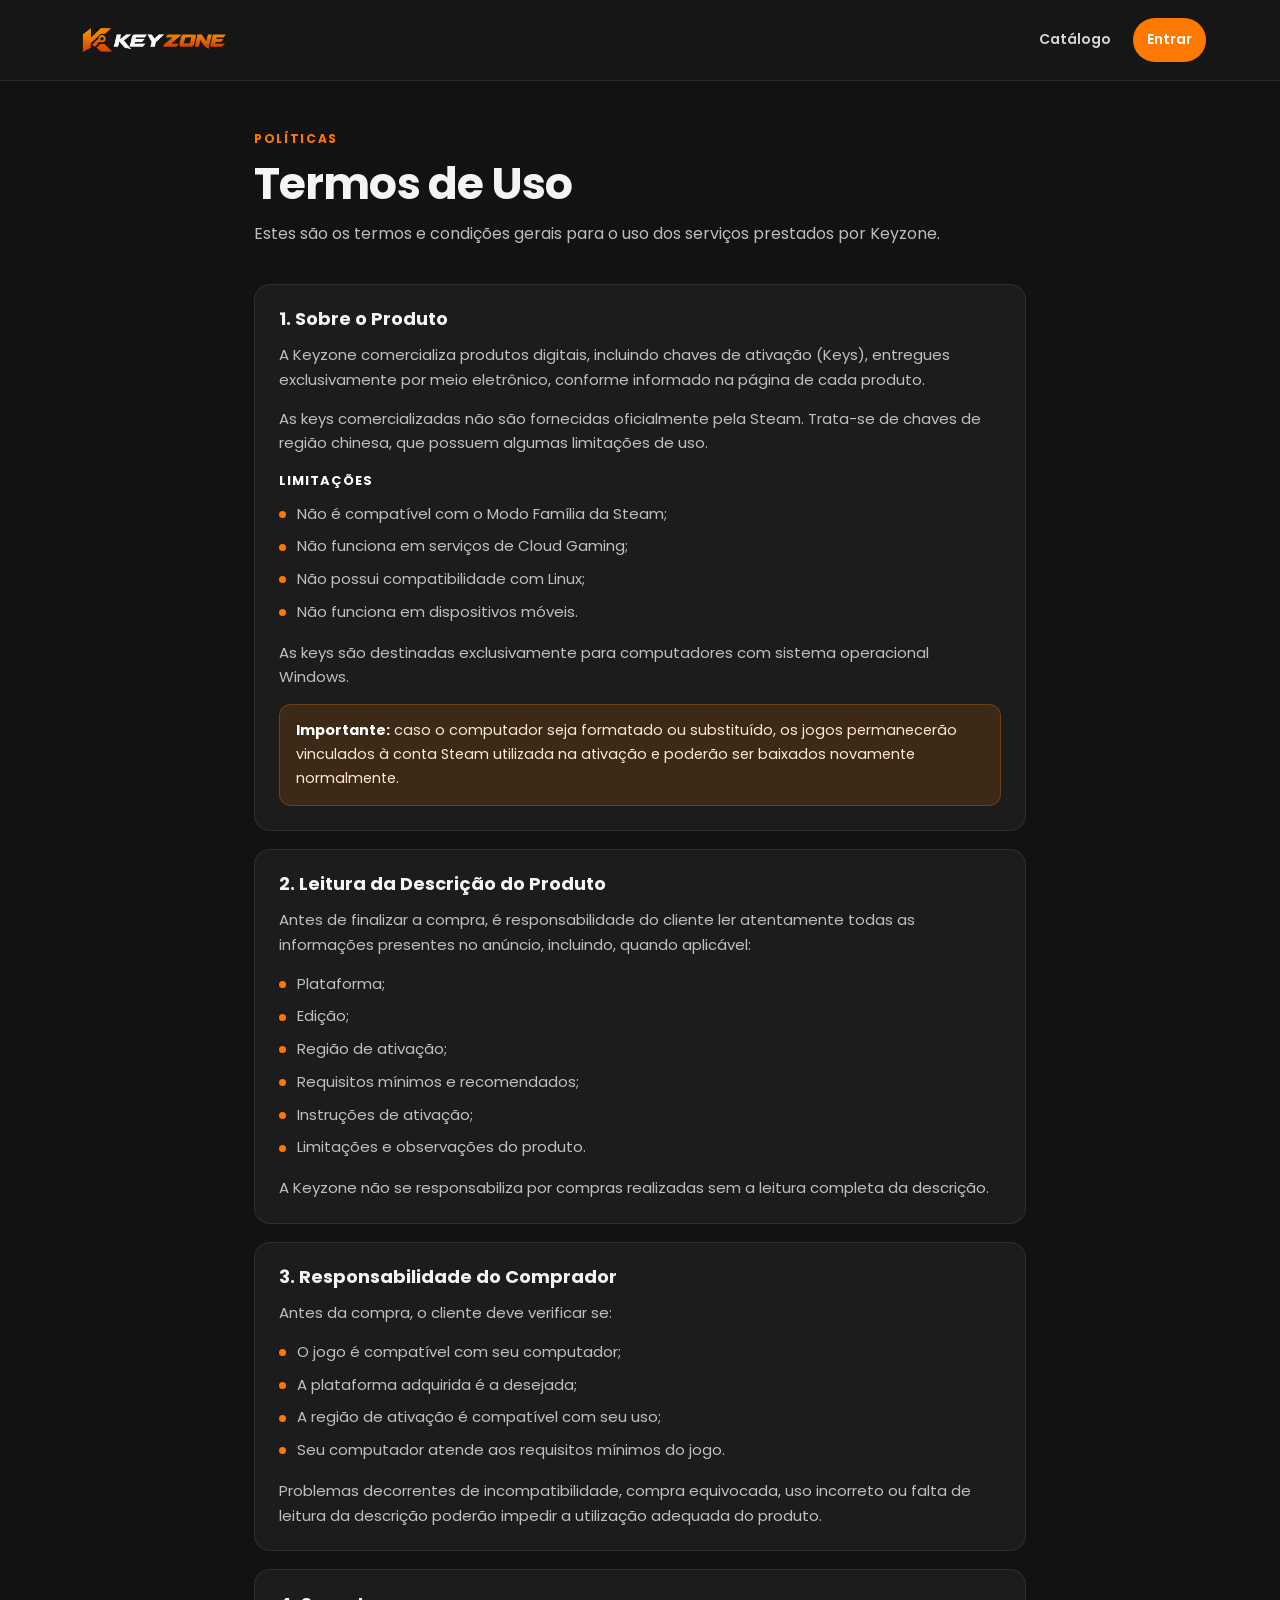
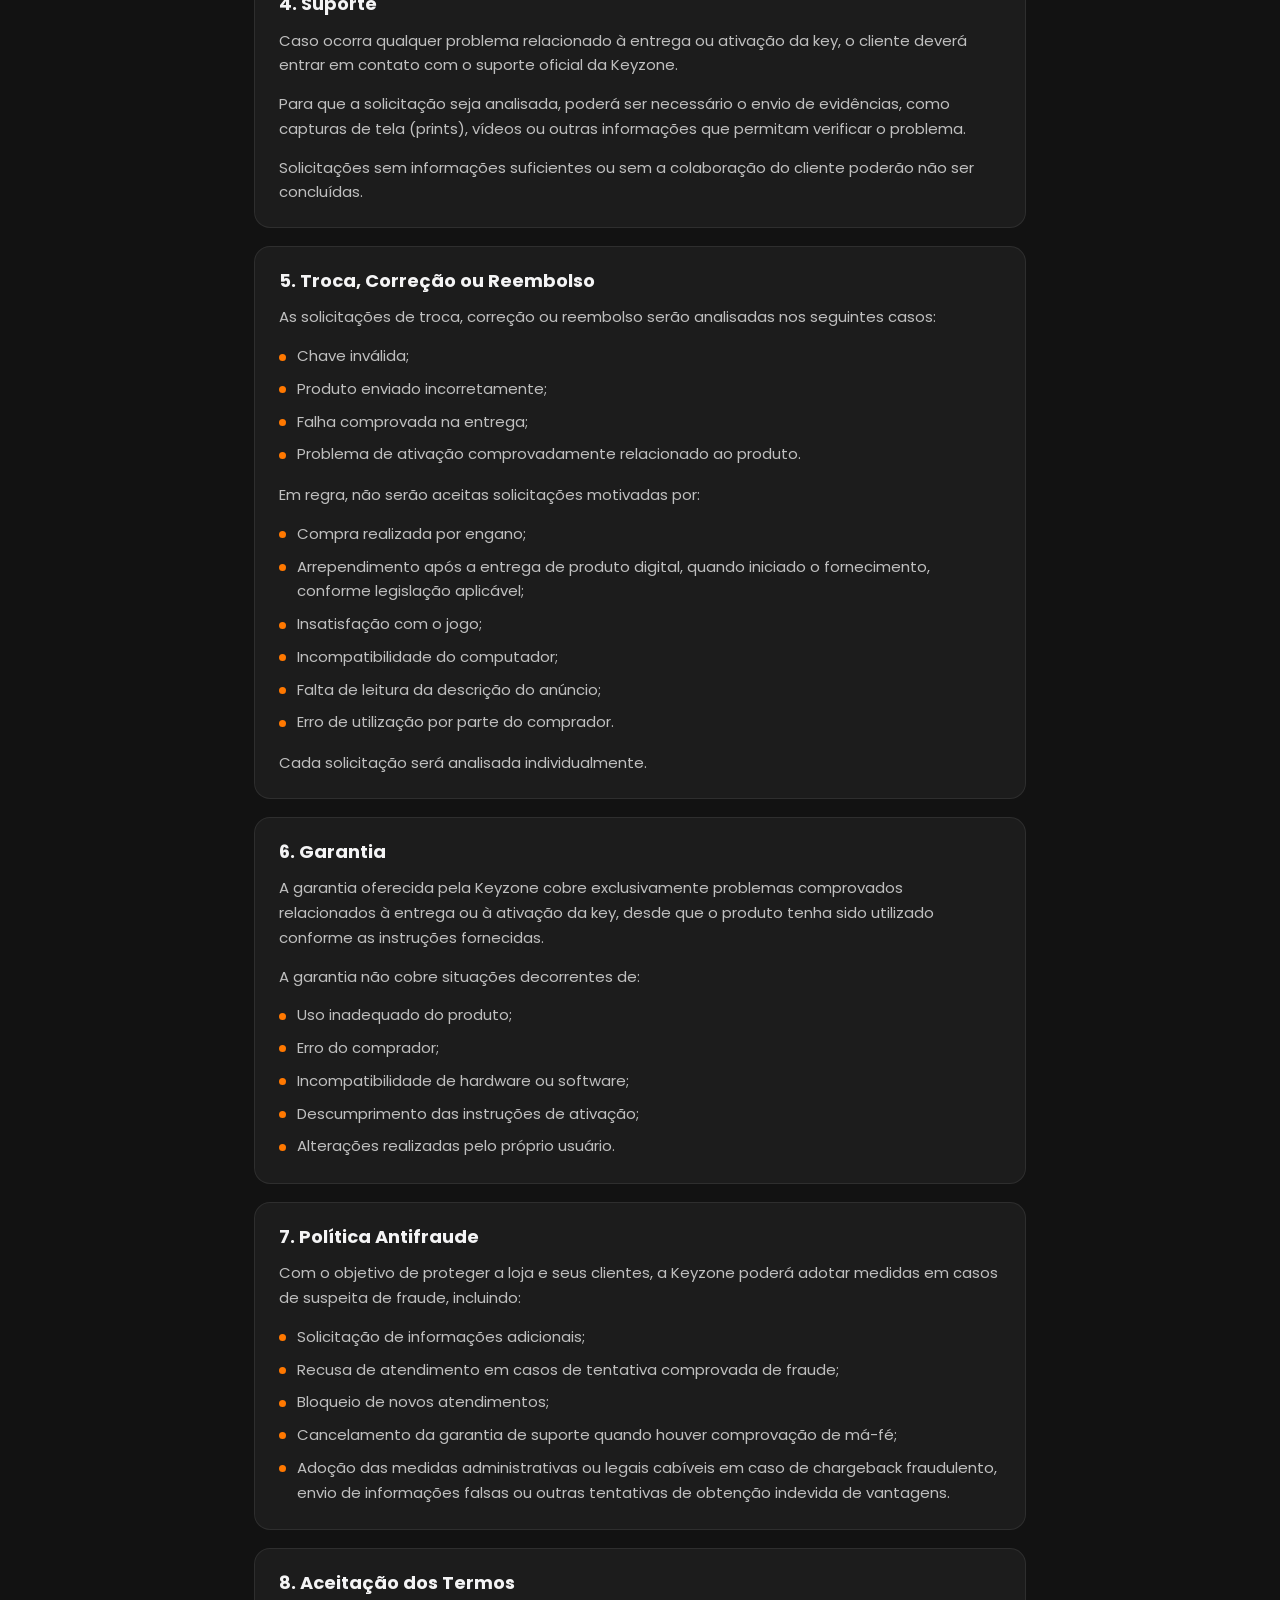
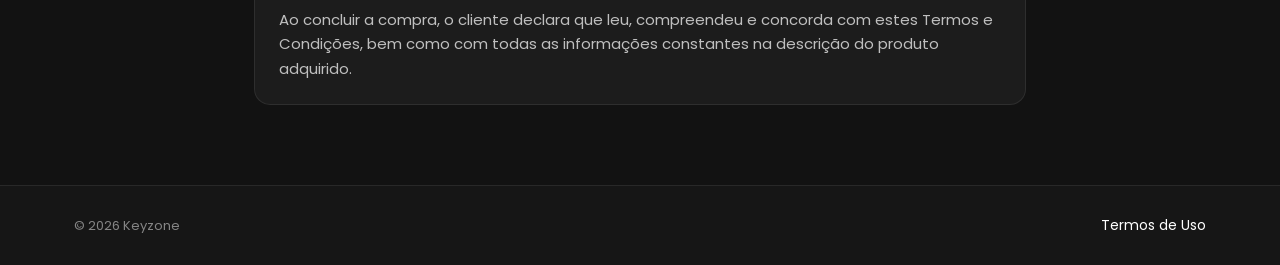
<file: pages/termos-de-uso/index.html>
<!DOCTYPE html>
<html lang="pt-BR">
<head>
  <meta charset="utf-8">
  <meta name="viewport" content="width=device-width, initial-scale=1">
  <title>Termos de Uso | Keyzone</title>
  <link rel="icon" type="image/png" href="/images/keyzone-icon.png">
  <link rel="canonical" href="/pages/termos-de-uso">
  <link rel="preconnect" href="https://fonts.googleapis.com">
  <link rel="preconnect" href="https://fonts.gstatic.com" crossorigin="">
  <link rel="stylesheet" href="https://fonts.googleapis.com/css2?family=Poppins:wght@400;500;600;700&amp;display=swap">
  <style>
    :root {
      --bg: #121212;
      --surface: #1c1c1c;
      --line: rgba(255, 255, 255, 0.08);
      --text: #f4f4f5;
      --muted: rgba(255, 255, 255, 0.72);
      --faint: rgba(255, 255, 255, 0.48);
      --orange: #ff7800;
      --orange-soft: rgba(255, 120, 0, 0.14);
    }

    * { box-sizing: border-box; }
    html, body { margin: 0; }
    body {
      min-height: 100vh;
      font-family: Poppins, system-ui, sans-serif;
      color: var(--text);
      background: var(--bg);
      line-height: 1.65;
    }
    a { color: inherit; }
    img { display: block; max-width: 100%; }

    .topbar {
      position: sticky;
      top: 0;
      z-index: 20;
      background: #161616;
      border-bottom: 1px solid var(--line);
    }
    .topbar__inner {
      max-width: 1180px;
      margin: 0 auto;
      padding: 14px 24px;
      display: flex;
      align-items: center;
      justify-content: space-between;
      gap: 20px;
    }
    .topbar__logo { height: 52px; width: auto; }
    .topbar__nav {
      display: flex;
      align-items: center;
      gap: 8px;
    }
    .topbar__nav a {
      text-decoration: none;
      font-size: 14px;
      font-weight: 600;
      color: rgba(255, 255, 255, 0.82);
      padding: 10px 14px;
      border-radius: 999px;
    }
    .topbar__nav a:hover { color: #fff; background: rgba(255, 255, 255, 0.08); }
    .topbar__nav .is-cta {
      background: var(--orange);
      color: #fff;
    }
    .topbar__nav .is-cta:hover { background: #ff8f26; color: #fff; }

    .page {
      max-width: 820px;
      margin: 0 auto;
      padding: 48px 24px 80px;
    }
    .kicker {
      margin: 0 0 10px;
      font-size: 12px;
      font-weight: 700;
      letter-spacing: 0.14em;
      text-transform: uppercase;
      color: var(--orange);
    }
    h1 {
      margin: 0 0 12px;
      font-size: clamp(32px, 5vw, 44px);
      line-height: 1.15;
      letter-spacing: -0.02em;
    }
    .lead {
      margin: 0 0 36px;
      color: var(--muted);
      font-size: 16px;
    }

    .doc {
      display: flex;
      flex-direction: column;
      gap: 18px;
    }
    section {
      background: var(--surface);
      border: 1px solid var(--line);
      border-radius: 16px;
      padding: 22px 24px 8px;
    }
    h2 {
      margin: 0 0 12px;
      font-size: 18px;
      line-height: 1.35;
    }
    p { margin: 0 0 14px; color: var(--muted); font-size: 15px; }
    ul {
      margin: 0 0 16px;
      padding: 0;
      list-style: none;
    }
    li {
      position: relative;
      margin: 0 0 8px;
      padding-left: 18px;
      color: var(--muted);
      font-size: 15px;
    }
    li::before {
      content: "";
      position: absolute;
      left: 0;
      top: 0.62em;
      width: 7px;
      height: 7px;
      border-radius: 50%;
      background: var(--orange);
    }
    .note {
      margin: 0 0 16px;
      padding: 14px 16px;
      border-radius: 12px;
      background: var(--orange-soft);
      border: 1px solid rgba(255, 120, 0, 0.28);
      color: #ffe7d1;
      font-size: 14.5px;
    }
    .note strong { color: #fff; }
    h3 {
      margin: 4px 0 10px;
      font-size: 13px;
      letter-spacing: 0.08em;
      text-transform: uppercase;
      color: #fff;
    }

    .foot {
      background: #161616;
      border-top: 1px solid var(--line);
    }
    .foot__inner {
      max-width: 1180px;
      margin: 0 auto;
      padding: 28px 24px;
      display: flex;
      align-items: center;
      justify-content: space-between;
      gap: 16px;
      flex-wrap: wrap;
    }
    .foot small { color: var(--faint); font-size: 13px; }
    .foot nav { display: flex; flex-wrap: wrap; gap: 8px 18px; }
    .foot a {
      color: rgba(255, 255, 255, 0.78);
      text-decoration: none;
      font-size: 14px;
    }
    .foot a:hover,
    .foot a[aria-current="page"] { color: #fff; }

    @media (max-width: 640px) {
      .topbar__inner { padding: 12px 16px; }
      .topbar__logo { height: 42px; }
      .topbar__nav a { padding: 8px 10px; font-size: 13px; }
      .page { padding: 32px 16px 56px; }
      section { padding: 18px 16px 4px; }
    }
  </style>
</head>
<body>
  <header class="topbar">
    <div class="topbar__inner">
      <a href="/" aria-label="Keyzone">
        <img class="topbar__logo" src="/images/keyzone-logo.png" alt="Keyzone" width="196" height="66">
      </a>
      <nav class="topbar__nav" aria-label="Principal">
        <a href="/produtos.html">Catálogo</a>
        <a class="is-cta" href="/login.html">Entrar</a>
      </nav>
    </div>
  </header>

  <main class="page">
    <p class="kicker">Políticas</p>
    <h1>Termos de Uso</h1>
    <p class="lead">Estes são os termos e condições gerais para o uso dos serviços prestados por Keyzone.</p>

    <div class="doc">
      <section>
        <h2>1. Sobre o Produto</h2>
        <p>A Keyzone comercializa produtos digitais, incluindo chaves de ativação (Keys), entregues exclusivamente por meio eletrônico, conforme informado na página de cada produto.</p>
        <p>As keys comercializadas não são fornecidas oficialmente pela Steam. Trata-se de chaves de região chinesa, que possuem algumas limitações de uso.</p>
        <h3>Limitações</h3>
        <ul>
          <li>Não é compatível com o Modo Família da Steam;</li>
          <li>Não funciona em serviços de Cloud Gaming;</li>
          <li>Não possui compatibilidade com Linux;</li>
          <li>Não funciona em dispositivos móveis.</li>
        </ul>
        <p>As keys são destinadas exclusivamente para computadores com sistema operacional Windows.</p>
        <p class="note"><strong>Importante:</strong> caso o computador seja formatado ou substituído, os jogos permanecerão vinculados à conta Steam utilizada na ativação e poderão ser baixados novamente normalmente.</p>
      </section>

      <section>
        <h2>2. Leitura da Descrição do Produto</h2>
        <p>Antes de finalizar a compra, é responsabilidade do cliente ler atentamente todas as informações presentes no anúncio, incluindo, quando aplicável:</p>
        <ul>
          <li>Plataforma;</li>
          <li>Edição;</li>
          <li>Região de ativação;</li>
          <li>Requisitos mínimos e recomendados;</li>
          <li>Instruções de ativação;</li>
          <li>Limitações e observações do produto.</li>
        </ul>
        <p>A Keyzone não se responsabiliza por compras realizadas sem a leitura completa da descrição.</p>
      </section>

      <section>
        <h2>3. Responsabilidade do Comprador</h2>
        <p>Antes da compra, o cliente deve verificar se:</p>
        <ul>
          <li>O jogo é compatível com seu computador;</li>
          <li>A plataforma adquirida é a desejada;</li>
          <li>A região de ativação é compatível com seu uso;</li>
          <li>Seu computador atende aos requisitos mínimos do jogo.</li>
        </ul>
        <p>Problemas decorrentes de incompatibilidade, compra equivocada, uso incorreto ou falta de leitura da descrição poderão impedir a utilização adequada do produto.</p>
      </section>

      <section>
        <h2>4. Suporte</h2>
        <p>Caso ocorra qualquer problema relacionado à entrega ou ativação da key, o cliente deverá entrar em contato com o suporte oficial da Keyzone.</p>
        <p>Para que a solicitação seja analisada, poderá ser necessário o envio de evidências, como capturas de tela (prints), vídeos ou outras informações que permitam verificar o problema.</p>
        <p>Solicitações sem informações suficientes ou sem a colaboração do cliente poderão não ser concluídas.</p>
      </section>

      <section>
        <h2>5. Troca, Correção ou Reembolso</h2>
        <p>As solicitações de troca, correção ou reembolso serão analisadas nos seguintes casos:</p>
        <ul>
          <li>Chave inválida;</li>
          <li>Produto enviado incorretamente;</li>
          <li>Falha comprovada na entrega;</li>
          <li>Problema de ativação comprovadamente relacionado ao produto.</li>
        </ul>
        <p>Em regra, não serão aceitas solicitações motivadas por:</p>
        <ul>
          <li>Compra realizada por engano;</li>
          <li>Arrependimento após a entrega de produto digital, quando iniciado o fornecimento, conforme legislação aplicável;</li>
          <li>Insatisfação com o jogo;</li>
          <li>Incompatibilidade do computador;</li>
          <li>Falta de leitura da descrição do anúncio;</li>
          <li>Erro de utilização por parte do comprador.</li>
        </ul>
        <p>Cada solicitação será analisada individualmente.</p>
      </section>

      <section>
        <h2>6. Garantia</h2>
        <p>A garantia oferecida pela Keyzone cobre exclusivamente problemas comprovados relacionados à entrega ou à ativação da key, desde que o produto tenha sido utilizado conforme as instruções fornecidas.</p>
        <p>A garantia não cobre situações decorrentes de:</p>
        <ul>
          <li>Uso inadequado do produto;</li>
          <li>Erro do comprador;</li>
          <li>Incompatibilidade de hardware ou software;</li>
          <li>Descumprimento das instruções de ativação;</li>
          <li>Alterações realizadas pelo próprio usuário.</li>
        </ul>
      </section>

      <section>
        <h2>7. Política Antifraude</h2>
        <p>Com o objetivo de proteger a loja e seus clientes, a Keyzone poderá adotar medidas em casos de suspeita de fraude, incluindo:</p>
        <ul>
          <li>Solicitação de informações adicionais;</li>
          <li>Recusa de atendimento em casos de tentativa comprovada de fraude;</li>
          <li>Bloqueio de novos atendimentos;</li>
          <li>Cancelamento da garantia de suporte quando houver comprovação de má-fé;</li>
          <li>Adoção das medidas administrativas ou legais cabíveis em caso de chargeback fraudulento, envio de informações falsas ou outras tentativas de obtenção indevida de vantagens.</li>
        </ul>
      </section>

      <section>
        <h2>8. Aceitação dos Termos</h2>
        <p>Ao concluir a compra, o cliente declara que leu, compreendeu e concorda com estes Termos e Condições, bem como com todas as informações constantes na descrição do produto adquirido.</p>
      </section>
    </div>
  </main>

  <footer class="foot">
    <div class="foot__inner">
      <small>© 2026 Keyzone</small>
      <nav aria-label="Políticas">
        <a href="/pages/termos-de-uso" aria-current="page">Termos de Uso</a>
      </nav>
    </div>
  </footer>
</body>
</html>
</file>
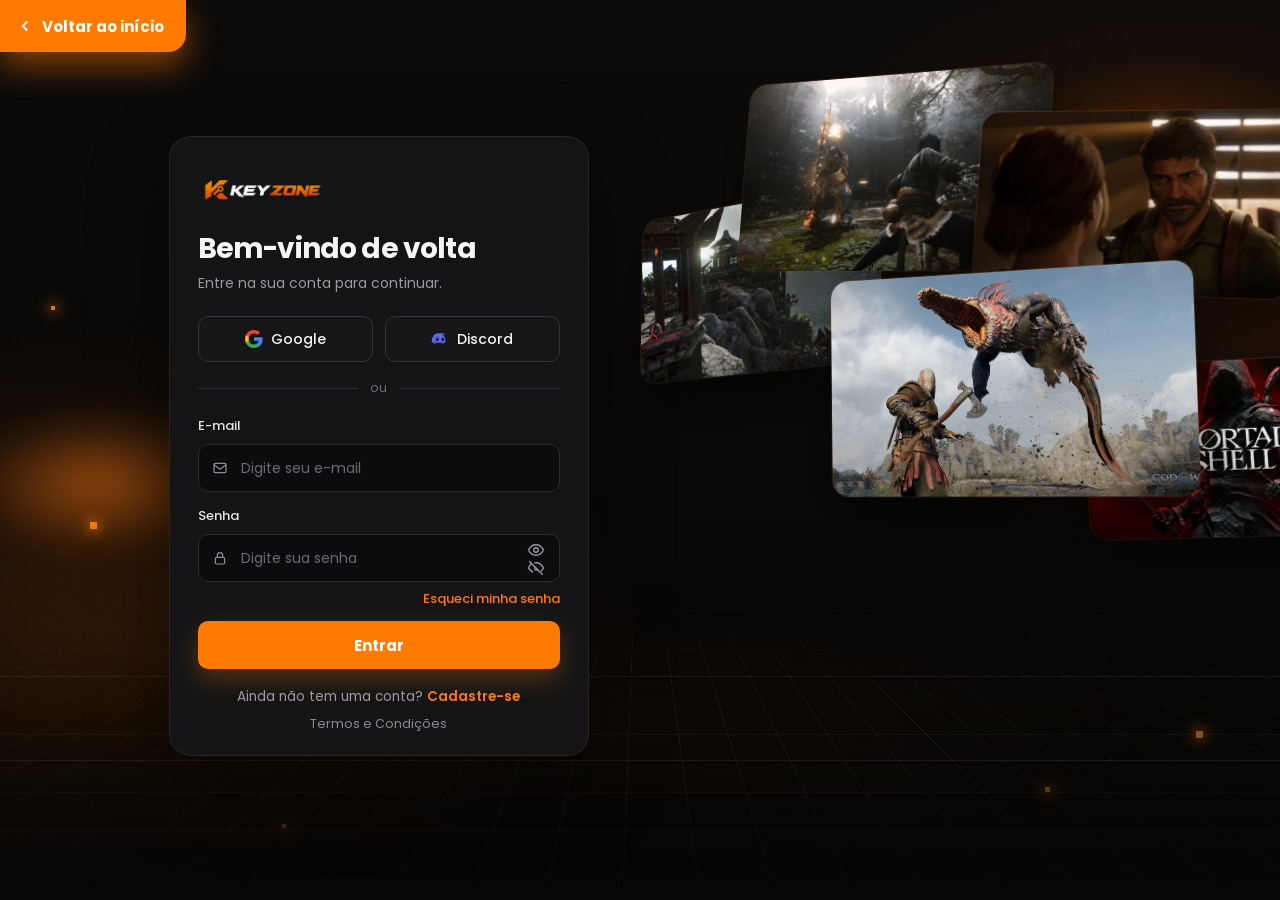
<file: login.html>
<!DOCTYPE html>
<html lang="pt-BR">
<head>
  <meta charset="utf-8">
  <meta name="viewport" content="width=device-width, initial-scale=1">
  <title>Entrar | Key Zone</title>
  <link rel="icon" type="image/png" href="images/keyzone-icon.png">
  <link rel="preconnect" href="https://fonts.googleapis.com">
  <link rel="preconnect" href="https://fonts.gstatic.com" crossorigin="">
  <link rel="stylesheet" href="https://fonts.googleapis.com/css2?family=Poppins:wght@400;500;600;700&amp;display=swap">
  <style>
    @font-face {
      font-family: Poppins;
      font-weight: 400;
      font-style: normal;
      font-display: swap;
      src: url("fonts/poppins_n4.0ba78fa5af9b0e1a374041b3ceaadf0a43b41362.woff2") format("woff2"),
           url("fonts/poppins_n4.214741a72ff2596839fc9760ee7a770386cf16ca.woff") format("woff");
    }
    @font-face {
      font-family: Poppins;
      font-weight: 700;
      font-style: normal;
      font-display: swap;
      src: url("fonts/poppins_n7.56758dcf284489feb014a026f3727f2f20a54626.woff2") format("woff2"),
           url("fonts/poppins_n7.f34f55d9b3d3205d2cd6f64955ff4b36f0cfd8da.woff") format("woff");
    }

    :root {
      --bg: #070605;
      --card: #121214;
      --line: rgba(255, 255, 255, 0.08);
      --text: #f5f5f6;
      --muted: #9a9aa2;
      --faint: #6d6d75;
      --orange: #ff7a00;
      --orange-hot: #ff8f26;
      --field: #0c0c0e;
      --field-line: #2c2c31;
      --danger: #ff5d6c;
    }

    * { box-sizing: border-box; }
    html, body { margin: 0; min-height: 100%; }
    body {
      font-family: Poppins, system-ui, sans-serif;
      color: var(--text);
      background: var(--bg);
      min-height: 100vh;
    }

    .stage {
      --mx: 0;
      --my: 0;
      position: relative;
      min-height: 100vh;
      overflow: hidden;
      background:
        radial-gradient(900px 520px at 8% 70%, rgba(255, 110, 0, 0.16), transparent 60%),
        radial-gradient(700px 480px at 92% 28%, rgba(255, 90, 0, 0.14), transparent 62%),
        linear-gradient(180deg, #0c0b0a 0%, #090807 42%, #070605 100%);
    }

    .glow, .spark, .floor, .gallery { pointer-events: none; }

    .glow {
      position: absolute;
      border-radius: 50%;
      filter: blur(8px);
    }
    .glow--left {
      width: 280px;
      height: 140px;
      left: -40px;
      top: 46%;
      background: radial-gradient(ellipse, rgba(255, 120, 20, 0.55), transparent 70%);
      filter: blur(18px);
    }
    .glow--right {
      width: 360px;
      height: 220px;
      right: -60px;
      top: 8%;
      background: radial-gradient(ellipse, rgba(255, 100, 0, 0.4), transparent 68%);
      filter: blur(22px);
    }

    .spark {
      position: absolute;
      width: 7px;
      height: 7px;
      background: #ff8c1a;
      box-shadow: 0 0 14px 2px rgba(255, 130, 20, 0.85);
      opacity: 0.85;
      animation: spark 5.5s ease-in-out infinite;
    }
    .spark--1 { left: 7%; top: 58%; animation-delay: 0s; }
    .spark--2 { left: 14%; top: 72%; width: 5px; height: 5px; animation-delay: 1.2s; }
    .spark--3 { left: 4%; top: 34%; width: 4px; height: 4px; animation-delay: 2s; }
    .spark--4 { right: 6%; bottom: 18%; animation-delay: 0.6s; }
    .spark--5 { right: 18%; bottom: 12%; width: 5px; height: 5px; animation-delay: 1.8s; }
    .spark--6 { left: 22%; bottom: 8%; width: 4px; height: 4px; animation-delay: 2.6s; }

    @keyframes spark {
      0%, 100% { transform: translateY(0); opacity: 0.35; }
      50% { transform: translateY(-10px); opacity: 1; }
    }

    .floor {
      position: absolute;
      left: 0;
      right: 0;
      bottom: 0;
      height: 58%;
      z-index: 1;
      perspective: calc(560px + var(--mx) * 28px);
      overflow: hidden;
      background: radial-gradient(ellipse 58% 34% at 50% 68%, rgba(255, 120, 0, 0.045), transparent 72%);
      transform:
        translate3d(calc(var(--mx) * 10px), calc(var(--my) * 3px), 0)
        rotateY(calc(var(--mx) * -1.6deg))
        rotateX(calc(var(--my) * 0.8deg));
    }
    .floor::after {
      content: "";
      position: absolute;
      inset: 0;
      z-index: 2;
      background: linear-gradient(
        to bottom,
        transparent 0%,
        transparent 40%,
        rgba(7, 6, 5, 0.16) 56%,
        rgba(7, 6, 5, 0.4) 70%,
        rgba(7, 6, 5, 0.66) 82%,
        rgba(7, 6, 5, 0.88) 93%,
        #070605 100%
      );
    }
    .floor__grid {
      position: absolute;
      left: -55%;
      width: 210%;
      height: 230%;
      bottom: 0;
      background-image:
        linear-gradient(rgba(255, 255, 255, 0.2) 1px, transparent 1px),
        linear-gradient(90deg, rgba(255, 255, 255, 0.13) 1px, transparent 1px);
      background-size: 78px 78px;
      transform: rotateX(71deg);
      transform-origin: center bottom;
      -webkit-mask-image: linear-gradient(to top, #000 0%, #000 30%, rgba(0, 0, 0, 0.55) 62%, rgba(0, 0, 0, 0.18) 82%, transparent 100%);
      mask-image: linear-gradient(to top, #000 0%, #000 30%, rgba(0, 0, 0, 0.55) 62%, rgba(0, 0, 0, 0.18) 82%, transparent 100%);
    }

    .gallery {
      position: absolute;
      z-index: 1;
      top: 0;
      bottom: 0;
      left: 48%;
      right: -36px;
      perspective: 1200px;
      perspective-origin: 20% 42%;
    }
    .art-card {
      position: absolute;
      margin: 0;
      border-radius: 18px;
      overflow: hidden;
      background: #111;
      box-shadow:
        0 28px 60px rgba(0, 0, 0, 0.55),
        0 0 0 1px rgba(255, 170, 80, 0.16);
      transform: rotateY(var(--ry)) rotateX(var(--rx)) rotateZ(var(--rz)) translateY(0);
      animation: card-float var(--dur) ease-in-out infinite;
      animation-delay: var(--delay);
      will-change: transform;
    }
    .art-card img {
      display: block;
      width: 100%;
      height: 100%;
      object-fit: cover;
    }
    .art-card::after {
      content: "";
      position: absolute;
      inset: 0;
      background: linear-gradient(180deg, rgba(255, 140, 40, 0.05), transparent 28%, rgba(0, 0, 0, 0.28));
    }
    @keyframes card-float {
      0%, 100% { transform: rotateY(var(--ry)) rotateX(var(--rx)) rotateZ(var(--rz)) translateY(0); }
      50% { transform: rotateY(var(--ry)) rotateX(var(--rx)) rotateZ(var(--rz)) translateY(var(--lift)); }
    }

    .art-card--1 { width: 280px; height: 176px; left: 0%; top: 22%; --ry: -32deg; --rx: 8deg; --rz: -5deg; --lift: -14px; --dur: 8.4s; --delay: 0s; z-index: 1; }
    .art-card--2 { width: 320px; height: 200px; left: 16%; top: 8%; --ry: -26deg; --rx: 6deg; --rz: 2deg; --lift: -18px; --dur: 9.2s; --delay: -1.6s; z-index: 3; }
    .art-card--3 { width: 360px; height: 226px; left: 30%; top: 30%; --ry: -20deg; --rx: 5deg; --rz: -2deg; --lift: -12px; --dur: 7.8s; --delay: -2.4s; z-index: 5; }
    .art-card--4 { width: 300px; height: 188px; left: 52%; top: 12%; --ry: -16deg; --rx: 7deg; --rz: 3deg; --lift: -16px; --dur: 8.8s; --delay: -0.8s; z-index: 4; }
    .art-card--5 { width: 280px; height: 176px; left: 68%; top: 40%; --ry: -12deg; --rx: 4deg; --rz: -3deg; --lift: -13px; --dur: 9.6s; --delay: -3.1s; z-index: 2; }

    .shell {
      position: relative;
      z-index: 2;
      min-height: 100vh;
      display: flex;
      align-items: center;
      padding: 32px 7vw 40px;
    }

    .panel {
      width: min(420px, 100%);
      background: #141416;
      border: 1px solid var(--line);
      border-radius: 22px;
      padding: 32px 28px 22px;
      box-shadow: 0 30px 80px rgba(0, 0, 0, 0.45);
    }

    .home {
      position: absolute;
      top: 0;
      left: 0;
      z-index: 3;
      display: inline-flex;
      align-items: center;
      gap: 8px;
      height: 52px;
      padding: 0 22px 0 16px;
      border-radius: 0 0 18px 0;
      background: var(--orange);
      color: #fff;
      font: 700 15px/1 Poppins, sans-serif;
      text-decoration: none;
      box-shadow: 0 14px 32px rgba(255, 122, 0, 0.48);
    }
    .home:hover { background: var(--orange-hot); color: #fff; }
    .home svg { width: 18px; height: 18px; flex: none; }

    .brand {
      display: inline-flex;
      margin-bottom: 22px;
    }
    .brand img {
      height: 42px;
      width: auto;
      display: block;
    }

    h1 {
      margin: 0;
      font-size: 28px;
      line-height: 1.15;
      font-weight: 700;
      letter-spacing: -0.03em;
    }
    .lead {
      margin: 8px 0 22px;
      color: var(--muted);
      font-size: 14px;
      font-weight: 400;
    }

    .social {
      display: grid;
      grid-template-columns: 1fr 1fr;
      gap: 12px;
    }
    .social button {
      height: 46px;
      border-radius: 10px;
      border: 1px solid #34343a;
      background: #161618;
      color: var(--text);
      font: 500 14px/1 Poppins, sans-serif;
      display: inline-flex;
      align-items: center;
      justify-content: center;
      gap: 8px;
      cursor: pointer;
    }
    .social button:hover { background: #1c1c20; border-color: #45454d; }
    .social svg { width: 18px; height: 18px; flex: none; }

    .divider {
      display: grid;
      grid-template-columns: 1fr auto 1fr;
      align-items: center;
      gap: 12px;
      margin: 16px 0 18px;
      color: var(--faint);
      font-size: 13px;
    }
    .divider::before,
    .divider::after {
      content: "";
      height: 1px;
      background: #2a2a30;
    }

    .field { margin-bottom: 14px; }
    .field label {
      display: block;
      margin-bottom: 8px;
      font-size: 13px;
      font-weight: 500;
      color: #e4e4e7;
    }
    .control {
      position: relative;
    }
    .control svg.icon {
      position: absolute;
      left: 14px;
      top: 50%;
      width: 16px;
      height: 16px;
      transform: translateY(-50%);
      color: #8d8d96;
      pointer-events: none;
    }
    .control input {
      width: 100%;
      height: 48px;
      border-radius: 10px;
      border: 1px solid var(--field-line);
      background: var(--field);
      color: var(--text);
      font: 400 14px/1 Poppins, sans-serif;
      padding: 0 44px 0 42px;
      outline: none;
    }
    .control input::placeholder { color: #6a6a72; }
    .control input:focus { border-color: #ff9a3d; box-shadow: 0 0 0 3px rgba(255, 122, 0, 0.16); }
    .field.is-invalid .control input { border-color: var(--danger); }
    .error {
      min-height: 0;
      margin: 6px 0 0;
      color: var(--danger);
      font-size: 12px;
    }
    .error:empty { display: none; }

    .ghost {
      position: absolute;
      right: 6px;
      top: 50%;
      transform: translateY(-50%);
      width: 36px;
      height: 36px;
      border: 0;
      background: transparent;
      color: #9a9aa2;
      cursor: pointer;
      display: grid;
      place-items: center;
      border-radius: 8px;
    }
    .ghost:hover { color: #fff; }
    .ghost svg { width: 18px; height: 18px; }

    .forgot {
      display: flex;
      justify-content: flex-end;
      margin: -4px 0 16px;
    }
    .forgot button,
    .back {
      border: 0;
      background: none;
      padding: 0;
      color: var(--orange);
      font: 500 13px/1 Poppins, sans-serif;
      cursor: pointer;
    }
    .forgot button:hover,
    .back:hover,
    .signup a:hover,
    .signup .text-link:hover,
    .terms:hover { color: var(--orange-hot); }

    .submit {
      width: 100%;
      height: 48px;
      border: 0;
      border-radius: 10px;
      background: var(--orange);
      color: #fff;
      font: 700 15px/1 Poppins, sans-serif;
      cursor: pointer;
      box-shadow: 0 10px 24px rgba(255, 122, 0, 0.28);
    }
    .submit:hover { background: var(--orange-hot); }
    .submit:active { transform: translateY(1px); }

    .status {
      margin: 12px 0 0;
      font-size: 13px;
      color: #d7d7dc;
      text-align: center;
    }
    .status:empty { display: none; }
    .status.is-ok { color: #b6f3c6; }

    .signup {
      margin: 18px 0 8px;
      text-align: center;
      color: var(--muted);
      font-size: 13.5px;
    }
    .signup a,
    .signup .text-link {
      border: 0;
      background: none;
      padding: 0;
      color: var(--orange);
      font: 600 13.5px/1 Poppins, sans-serif;
      text-decoration: none;
      cursor: pointer;
    }
    .terms {
      display: block;
      text-align: center;
      color: #8b8b93;
      font-size: 12.5px;
      text-decoration: none;
      margin-top: 6px;
    }

    .view[hidden] { display: none; }

    button:focus-visible,
    a:focus-visible,
    input:focus-visible {
      outline: 2px solid #ff9a3d;
      outline-offset: 2px;
    }

    @media (min-width: 1280px) {
      .shell { padding-left: max(48px, calc(46vw - 420px)); }
    }
    @media (min-width: 1600px) {
      .shell { padding-left: calc(50vw - 210px); }
      .gallery { left: calc(50vw + 250px); }
    }
    @media (max-width: 989px) {
      .floor__grid { background-size: 104px 104px; opacity: 0.72; }
    }
    @media (max-width: 1080px) {
      .gallery { opacity: 0.28; width: 70vw; }
      .shell { justify-content: center; padding: 28px 20px 36px; }
    }
    @media (max-width: 760px) {
      .gallery, .floor { display: none; }
      h1 { font-size: 24px; }
      .panel { padding: 26px 18px 18px; border-radius: 18px; }
    }
    @media (prefers-reduced-motion: reduce) {
      .art-card, .spark { animation: none; }
    }
  </style>
</head>
<body>
  <div class="stage">
    <div class="glow glow--left"></div>
    <div class="glow glow--right"></div>
    <span class="spark spark--1"></span>
    <span class="spark spark--2"></span>
    <span class="spark spark--3"></span>
    <span class="spark spark--4"></span>
    <span class="spark spark--5"></span>
    <span class="spark spark--6"></span>

    <div class="floor" aria-hidden="true"><div class="floor__grid"></div></div>

    <div class="gallery" aria-hidden="true">
      <figure class="art-card art-card--1">
        <img src="images/ark-survival-evolved-playstation-4-game-playstation-store-wallpaper-1.jpg" alt="">
      </figure>
      <figure class="art-card art-card--2">
        <img src="images/black-myth-wukong-playstation-5-playstation-store-wallpaper-1.jpg" alt="">
      </figure>
      <figure class="art-card art-card--3">
        <img src="images/god-of-war-ragnarok-playstation-5-game-playstation-store-europe-wallpaper-1.jpg" alt="">
      </figure>
      <figure class="art-card art-card--4">
        <img src="images/the-last-of-us-part-ii-remastered-pc-steam-wallpaper-1.jpg" alt="">
      </figure>
      <figure class="art-card art-card--5">
        <img src="images/mortal-shell-ii-keyart-psn.jpg" alt="">
      </figure>
    </div>

    <div class="shell">
      <a class="home" href="index.html">
        <svg viewBox="0 0 24 24" fill="none" stroke="currentColor" stroke-width="2.4" aria-hidden="true">
          <path d="M15 18l-6-6 6-6"></path>
        </svg>
        Voltar ao início
      </a>
      <section class="panel" aria-labelledby="login-title">
        <a class="brand" href="index.html">
          <img src="images/keyzone-logo.png" alt="Key Zone">
        </a>

        <div class="view" id="view-login">
          <h1 id="login-title">Bem-vindo de volta</h1>
          <p class="lead">Entre na sua conta para continuar.</p>

          <div class="social">
            <button type="button">
              <svg viewBox="0 0 18 18" aria-hidden="true">
                <path fill="#4285F4" d="M17.64 9.2c0-.637-.057-1.251-.164-1.84H9v3.481h4.844a4.14 4.14 0 0 1-1.796 2.716v2.259h2.908c1.702-1.567 2.684-3.875 2.684-6.615z"/>
                <path fill="#34A853" d="M9 18c2.43 0 4.467-.806 5.956-2.184l-2.908-2.259c-.806.54-1.837.86-3.048.86-2.344 0-4.328-1.584-5.036-3.711H.957v2.332A8.997 8.997 0 0 0 9 18z"/>
                <path fill="#FBBC05" d="M3.964 10.706A5.41 5.41 0 0 1 3.682 9c0-.593.102-1.17.282-1.706V4.962H.957A8.996 8.996 0 0 0 0 9c0 1.452.348 2.827.957 4.038l3.007-2.332z"/>
                <path fill="#EA4335" d="M9 3.58c1.321 0 2.508.454 3.44 1.345l2.582-2.58C13.463.891 11.426 0 9 0A8.997 8.997 0 0 0 .957 4.962L3.964 7.294C4.672 5.163 6.656 3.58 9 3.58z"/>
              </svg>
              Google
            </button>
            <button type="button">
              <svg viewBox="0 0 24 24" aria-hidden="true">
                <path fill="#5865F2" d="M19.27 5.33A17.1 17.1 0 0 0 14.89 4l-.22.4a15.7 15.7 0 0 1 4.05 1.55 16.4 16.4 0 0 0-4.9-1.52A12.6 12.6 0 0 0 9.1 4.4 16.5 16.5 0 0 0 4.2 5.95 17.4 17.4 0 0 0 .7 16.1a16.7 16.7 0 0 0 5.06 2.56l.64-1.05a10.9 10.9 0 0 1-1.9-1.3c.16-.12.31-.24.46-.37a11.9 11.9 0 0 0 10.16 0c.15.13.3.25.46.37-.6.5-1.24.94-1.9 1.3l.63 1.05a16.7 16.7 0 0 0 5.07-2.56 17.4 17.4 0 0 0-3.5-10.77zM8.34 14.57c-.99 0-1.8-.92-1.8-2.05s.8-2.05 1.8-2.05 1.82.93 1.8 2.05c0 1.13-.8 2.05-1.8 2.05zm7.32 0c-.99 0-1.8-.92-1.8-2.05s.8-2.05 1.8-2.05 1.82.93 1.8 2.05c0 1.13-.8 2.05-1.8 2.05z"/>
              </svg>
              Discord
            </button>
          </div>

          <div class="divider">ou</div>

          <form id="login-form" novalidate>
            <div class="field" id="email-field">
              <label for="email">E-mail</label>
              <div class="control">
                <svg class="icon" viewBox="0 0 24 24" fill="none" stroke="currentColor" stroke-width="1.8" aria-hidden="true">
                  <rect x="3" y="5" width="18" height="14" rx="2"></rect>
                  <path d="M3 7l9 7 9-7"></path>
                </svg>
                <input id="email" name="email" type="email" autocomplete="email" placeholder="Digite seu e-mail" aria-describedby="email-error">
              </div>
              <p class="error" id="email-error"></p>
            </div>

            <div class="field" id="password-field">
              <label for="password">Senha</label>
              <div class="control">
                <svg class="icon" viewBox="0 0 24 24" fill="none" stroke="currentColor" stroke-width="1.8" aria-hidden="true">
                  <rect x="5" y="11" width="14" height="10" rx="2"></rect>
                  <path d="M8 11V8a4 4 0 0 1 8 0v3"></path>
                </svg>
                <input id="password" name="password" type="password" autocomplete="current-password" placeholder="Digite sua senha" aria-describedby="password-error">
                <button class="ghost" type="button" id="toggle-password" aria-label="Mostrar senha" aria-pressed="false">
                  <svg id="eye-open" viewBox="0 0 24 24" fill="none" stroke="currentColor" stroke-width="1.8" aria-hidden="true">
                    <path d="M2 12s3.5-7 10-7 10 7 10 7-3.5 7-10 7S2 12 2 12z"></path>
                    <circle cx="12" cy="12" r="3"></circle>
                  </svg>
                  <svg id="eye-off" hidden viewBox="0 0 24 24" fill="none" stroke="currentColor" stroke-width="1.8" aria-hidden="true">
                    <path d="M3 3l18 18"></path>
                    <path d="M10.6 10.6A3 3 0 0 0 12 15a3 3 0 0 0 2.4-1.2"></path>
                    <path d="M9.9 5.2A10.8 10.8 0 0 1 12 5c6.5 0 10 7 10 7a18.4 18.4 0 0 1-3.2 4.2"></path>
                    <path d="M6.1 6.1C3.5 7.8 2 12 2 12a18.7 18.7 0 0 0 6.2 5.6"></path>
                  </svg>
                </button>
              </div>
              <p class="error" id="password-error"></p>
            </div>

            <div class="forgot">
              <button type="button" id="forgot-open">Esqueci minha senha</button>
            </div>

            <button class="submit" type="submit">Entrar</button>
            <p class="status" id="login-status" role="status"></p>
          </form>

          <p class="signup">Ainda não tem uma conta? <button class="text-link" type="button" id="signup-open">Cadastre-se</button></p>
        </div>

        <div class="view" id="view-signup" hidden>
          <h1 id="signup-title">Crie sua conta</h1>
          <p class="lead">Informe seus dados para se cadastrar.</p>
          <form id="signup-form" novalidate>
            <div class="field" id="signup-name-field">
              <label for="signup-name">Nome completo</label>
              <div class="control">
                <svg class="icon" viewBox="0 0 24 24" fill="none" stroke="currentColor" stroke-width="1.8" aria-hidden="true">
                  <circle cx="12" cy="8" r="3.2"></circle>
                  <path d="M5.5 19.2a6.5 6.5 0 0 1 13 0"></path>
                </svg>
                <input id="signup-name" name="name" type="text" autocomplete="name" placeholder="Digite seu nome completo" aria-describedby="signup-name-error">
              </div>
              <p class="error" id="signup-name-error"></p>
            </div>

            <div class="field" id="signup-email-field">
              <label for="signup-email">E-mail</label>
              <div class="control">
                <svg class="icon" viewBox="0 0 24 24" fill="none" stroke="currentColor" stroke-width="1.8" aria-hidden="true">
                  <rect x="3" y="5" width="18" height="14" rx="2"></rect>
                  <path d="M3 7l9 7 9-7"></path>
                </svg>
                <input id="signup-email" name="email" type="email" autocomplete="email" placeholder="Digite seu e-mail" aria-describedby="signup-email-error">
              </div>
              <p class="error" id="signup-email-error"></p>
            </div>

            <div class="field" id="signup-password-field">
              <label for="signup-password">Senha</label>
              <div class="control">
                <svg class="icon" viewBox="0 0 24 24" fill="none" stroke="currentColor" stroke-width="1.8" aria-hidden="true">
                  <rect x="5" y="11" width="14" height="10" rx="2"></rect>
                  <path d="M8 11V8a4 4 0 0 1 8 0v3"></path>
                </svg>
                <input id="signup-password" name="password" type="password" autocomplete="new-password" placeholder="Crie uma senha" aria-describedby="signup-password-error">
                <button class="ghost" type="button" id="toggle-signup-password" aria-label="Mostrar senha" aria-pressed="false">
                  <svg id="signup-eye-open" viewBox="0 0 24 24" fill="none" stroke="currentColor" stroke-width="1.8" aria-hidden="true">
                    <path d="M2 12s3.5-7 10-7 10 7 10 7-3.5 7-10 7S2 12 2 12z"></path>
                    <circle cx="12" cy="12" r="3"></circle>
                  </svg>
                  <svg id="signup-eye-off" hidden viewBox="0 0 24 24" fill="none" stroke="currentColor" stroke-width="1.8" aria-hidden="true">
                    <path d="M3 3l18 18"></path>
                    <path d="M10.6 10.6A3 3 0 0 0 12 15a3 3 0 0 0 2.4-1.2"></path>
                    <path d="M9.9 5.2A10.8 10.8 0 0 1 12 5c6.5 0 10 7 10 7a18.4 18.4 0 0 1-3.2 4.2"></path>
                    <path d="M6.1 6.1C3.5 7.8 2 12 2 12a18.7 18.7 0 0 0 6.2 5.6"></path>
                  </svg>
                </button>
              </div>
              <p class="error" id="signup-password-error"></p>
            </div>

            <button class="submit" type="submit">Cadastrar</button>
            <p class="status" id="signup-status" role="status"></p>
          </form>
          <p class="signup">Já tem uma conta? <button class="text-link" type="button" id="signup-close">Entrar</button></p>
        </div>

        <div class="view" id="view-recover" hidden>
          <h1 id="recover-title">Recuperar senha</h1>
          <p class="lead">Informe o e-mail da conta para receber o link de redefinição.</p>
          <form id="recover-form" novalidate>
            <div class="field" id="recover-email-field">
              <label for="recover-email">E-mail</label>
              <div class="control">
                <svg class="icon" viewBox="0 0 24 24" fill="none" stroke="currentColor" stroke-width="1.8" aria-hidden="true">
                  <rect x="3" y="5" width="18" height="14" rx="2"></rect>
                  <path d="M3 7l9 7 9-7"></path>
                </svg>
                <input id="recover-email" name="email" type="email" autocomplete="email" placeholder="Digite seu e-mail" aria-describedby="recover-email-error">
              </div>
              <p class="error" id="recover-email-error"></p>
            </div>
            <button class="submit" type="submit">Enviar link</button>
            <p class="status" id="recover-status" role="status"></p>
          </form>
          <p class="signup"><button class="back" type="button" id="forgot-close">Voltar ao login</button></p>
        </div>

        <a class="terms" href="index.html">Termos e Condições</a>
      </section>
    </div>
  </div>

  <script>
    (function () {
      var stage = document.querySelector(".stage");
      var grid = document.querySelector(".floor__grid");
      if (!stage || !grid || window.matchMedia("(prefers-reduced-motion: reduce)").matches) return;
      var beltStart = performance.now();
      var beltCell = 78;
      var beltSeconds = 72;
      function syncBelt() {
        var nextCell = 78;
        if (window.matchMedia("(max-width: 989px)").matches) nextCell = 104;
        if (nextCell === beltCell) return;
        var now = performance.now();
        var y = (((now - beltStart) / 1000) % beltSeconds) / beltSeconds * beltCell;
        beltCell = nextCell;
        beltStart = now - ((y % beltCell) / beltCell) * beltSeconds * 1000;
      }
      window.addEventListener("resize", syncBelt);
      function belt(now) {
        var y = (((now - beltStart) / 1000) % beltSeconds) / beltSeconds * beltCell;
        grid.style.backgroundPositionY = y.toFixed(3) + "px";
        requestAnimationFrame(belt);
      }
      requestAnimationFrame(belt);
      var tx = 0, ty = 0, cx = 0, cy = 0, running = false;
      function frame() {
        cx += (tx - cx) * 0.045;
        cy += (ty - cy) * 0.045;
        stage.style.setProperty("--mx", cx.toFixed(4));
        stage.style.setProperty("--my", cy.toFixed(4));
        if (Math.abs(tx - cx) > 0.002 || Math.abs(ty - cy) > 0.002) requestAnimationFrame(frame);
        else running = false;
      }
      function kick() {
        if (running) return;
        running = true;
        requestAnimationFrame(frame);
      }
      stage.addEventListener("pointermove", function (e) {
        var r = stage.getBoundingClientRect();
        tx = (e.clientX - r.left) / r.width - 0.5;
        ty = (e.clientY - r.top) / r.height - 0.5;
        kick();
      });
      stage.addEventListener("pointerleave", function () {
        tx = 0;
        ty = 0;
        kick();
      });
    })();

    const loginView = document.getElementById("view-login");
    const recoverView = document.getElementById("view-recover");
    const signupView = document.getElementById("view-signup");
    const panel = document.querySelector(".panel");

    function showLogin() {
      recoverView.hidden = true;
      signupView.hidden = true;
      loginView.hidden = false;
      panel.setAttribute("aria-labelledby", "login-title");
      if (location.hash === "#cadastro") history.replaceState(null, "", location.pathname + location.search);
    }
    function showRecover() {
      loginView.hidden = true;
      signupView.hidden = true;
      recoverView.hidden = false;
      panel.setAttribute("aria-labelledby", "recover-title");
      document.getElementById("recover-email").focus();
    }
    function showSignup() {
      loginView.hidden = true;
      recoverView.hidden = true;
      signupView.hidden = false;
      panel.setAttribute("aria-labelledby", "signup-title");
      if (location.hash !== "#cadastro") history.replaceState(null, "", "#cadastro");
      document.getElementById("signup-name").focus();
    }

    document.getElementById("forgot-open").addEventListener("click", showRecover);
    document.getElementById("forgot-close").addEventListener("click", showLogin);
    document.getElementById("signup-open").addEventListener("click", showSignup);
    document.getElementById("signup-close").addEventListener("click", showLogin);
    window.addEventListener("hashchange", function () {
      if (location.hash === "#cadastro") showSignup();
    });
    if (location.hash === "#cadastro") showSignup();

    const password = document.getElementById("password");
    const toggle = document.getElementById("toggle-password");
    function bindPasswordToggle(input, button, eyeOpen, eyeOff) {
      button.addEventListener("click", function () {
        const visible = input.type === "text";
        input.type = visible ? "password" : "text";
        button.setAttribute("aria-pressed", String(!visible));
        button.setAttribute("aria-label", visible ? "Mostrar senha" : "Ocultar senha");
        eyeOpen.hidden = !visible;
        eyeOff.hidden = visible;
      });
    }
    bindPasswordToggle(password, toggle, document.getElementById("eye-open"), document.getElementById("eye-off"));
    bindPasswordToggle(
      document.getElementById("signup-password"),
      document.getElementById("toggle-signup-password"),
      document.getElementById("signup-eye-open"),
      document.getElementById("signup-eye-off")
    );

    const ACCOUNT_KEY = "kz-accounts";
    function readAccounts() {
      try {
        const raw = JSON.parse(localStorage.getItem(ACCOUNT_KEY) || "[]");
        return Array.isArray(raw) ? raw : [];
      } catch (error) {
        return [];
      }
    }
    function writeAccounts(list) {
      localStorage.setItem(ACCOUNT_KEY, JSON.stringify(list));
    }

    function emailError(value) {
      if (!value) return "Informe seu e-mail.";
      if (!/^[^\s@]+@[^\s@]+\.[^\s@]+$/.test(value)) return "Digite um e-mail válido.";
      return "";
    }

    function setField(fieldId, errorId, message) {
      const field = document.getElementById(fieldId);
      const error = document.getElementById(errorId);
      field.classList.toggle("is-invalid", Boolean(message));
      error.textContent = message;
      field.querySelector("input").setAttribute("aria-invalid", message ? "true" : "false");
    }

    document.getElementById("login-form").addEventListener("submit", function (event) {
      event.preventDefault();
      const email = document.getElementById("email").value.trim();
      const pass = password.value;
      const emailMsg = emailError(email);
      const passMsg = !pass ? "Informe sua senha." : pass.length < 6 ? "A senha precisa ter pelo menos 6 caracteres." : "";
      setField("email-field", "email-error", emailMsg);
      setField("password-field", "password-error", passMsg);
      const status = document.getElementById("login-status");
      if (emailMsg || passMsg) {
        status.textContent = "";
        status.classList.remove("is-ok");
        return;
      }
      const account = readAccounts().find(function (item) {
        return item.email.toLowerCase() === email.toLowerCase() && item.password === pass;
      });
      if (!account) {
        status.textContent = "Não encontramos uma conta com esses dados.";
        status.classList.remove("is-ok");
        return;
      }
      localStorage.setItem("kz-session", JSON.stringify({ name: account.name, email: account.email }));
      status.textContent = "Entrando...";
      status.classList.add("is-ok");
      window.location.href = "index.html";
    });

    document.getElementById("signup-form").addEventListener("submit", function (event) {
      event.preventDefault();
      const name = document.getElementById("signup-name").value.trim();
      const email = document.getElementById("signup-email").value.trim();
      const pass = document.getElementById("signup-password").value;
      const nameMsg = name.length < 3 || !/\s/.test(name) ? "Informe seu nome completo." : "";
      const emailMsg = emailError(email);
      const passMsg = !pass ? "Informe sua senha." : pass.length < 6 ? "A senha precisa ter pelo menos 6 caracteres." : "";
      const accounts = readAccounts();
      const duplicate = !emailMsg && accounts.some(function (item) {
        return item.email.toLowerCase() === email.toLowerCase();
      });
      setField("signup-name-field", "signup-name-error", nameMsg);
      setField("signup-email-field", "signup-email-error", duplicate ? "Já existe uma conta com esse e-mail." : emailMsg);
      setField("signup-password-field", "signup-password-error", passMsg);
      const status = document.getElementById("signup-status");
      if (nameMsg || emailMsg || passMsg || duplicate) {
        status.textContent = "";
        status.classList.remove("is-ok");
        return;
      }
      accounts.push({ name: name, email: email, password: pass });
      writeAccounts(accounts);
      document.getElementById("email").value = email;
      document.getElementById("password").value = "";
      const loginStatus = document.getElementById("login-status");
      loginStatus.textContent = "Conta criada. Entre para continuar.";
      loginStatus.classList.add("is-ok");
      showLogin();
    });

    document.getElementById("recover-form").addEventListener("submit", function (event) {
      event.preventDefault();
      const email = document.getElementById("recover-email").value.trim();
      const message = emailError(email);
      setField("recover-email-field", "recover-email-error", message);
      const status = document.getElementById("recover-status");
      if (message) {
        status.textContent = "";
        status.classList.remove("is-ok");
        return;
      }
      status.textContent = "Se esse e-mail estiver cadastrado, enviaremos o link de redefinição.";
      status.classList.add("is-ok");
    });
  </script>
</body>
</html>
</file>
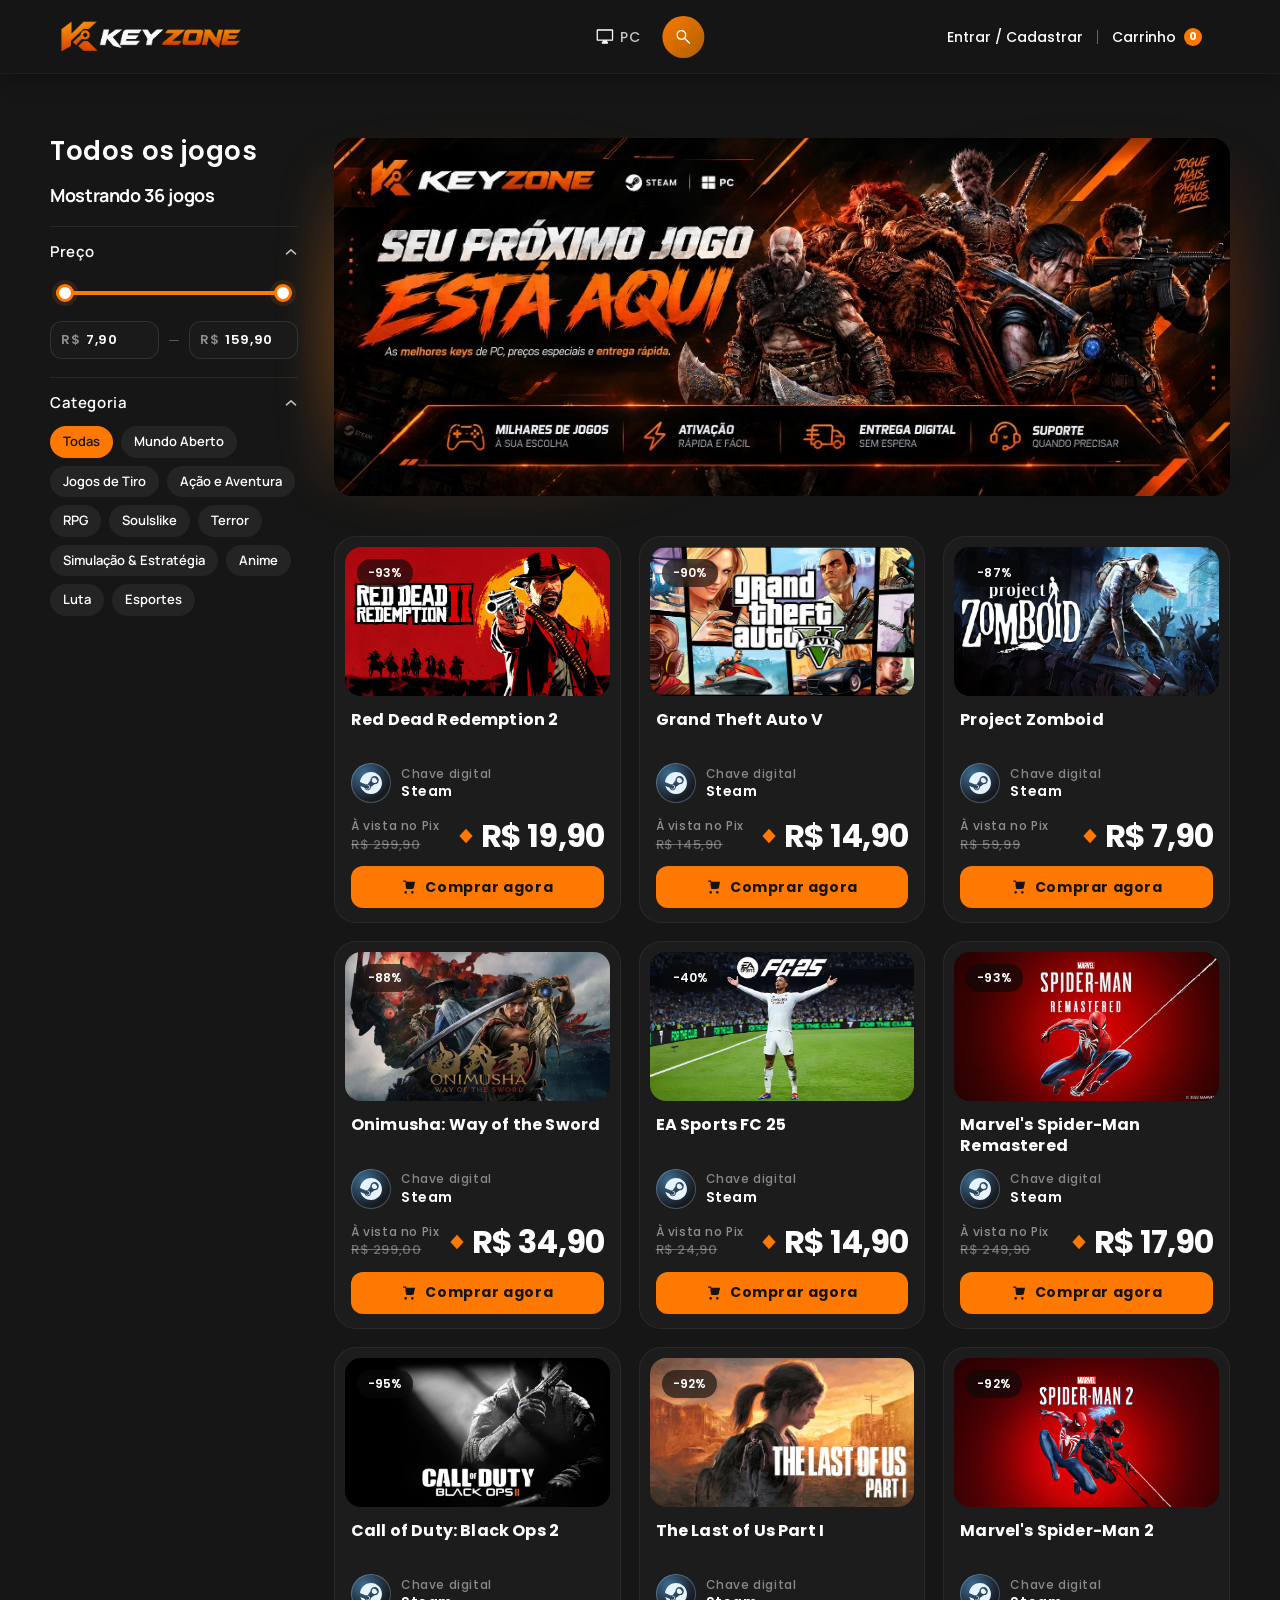
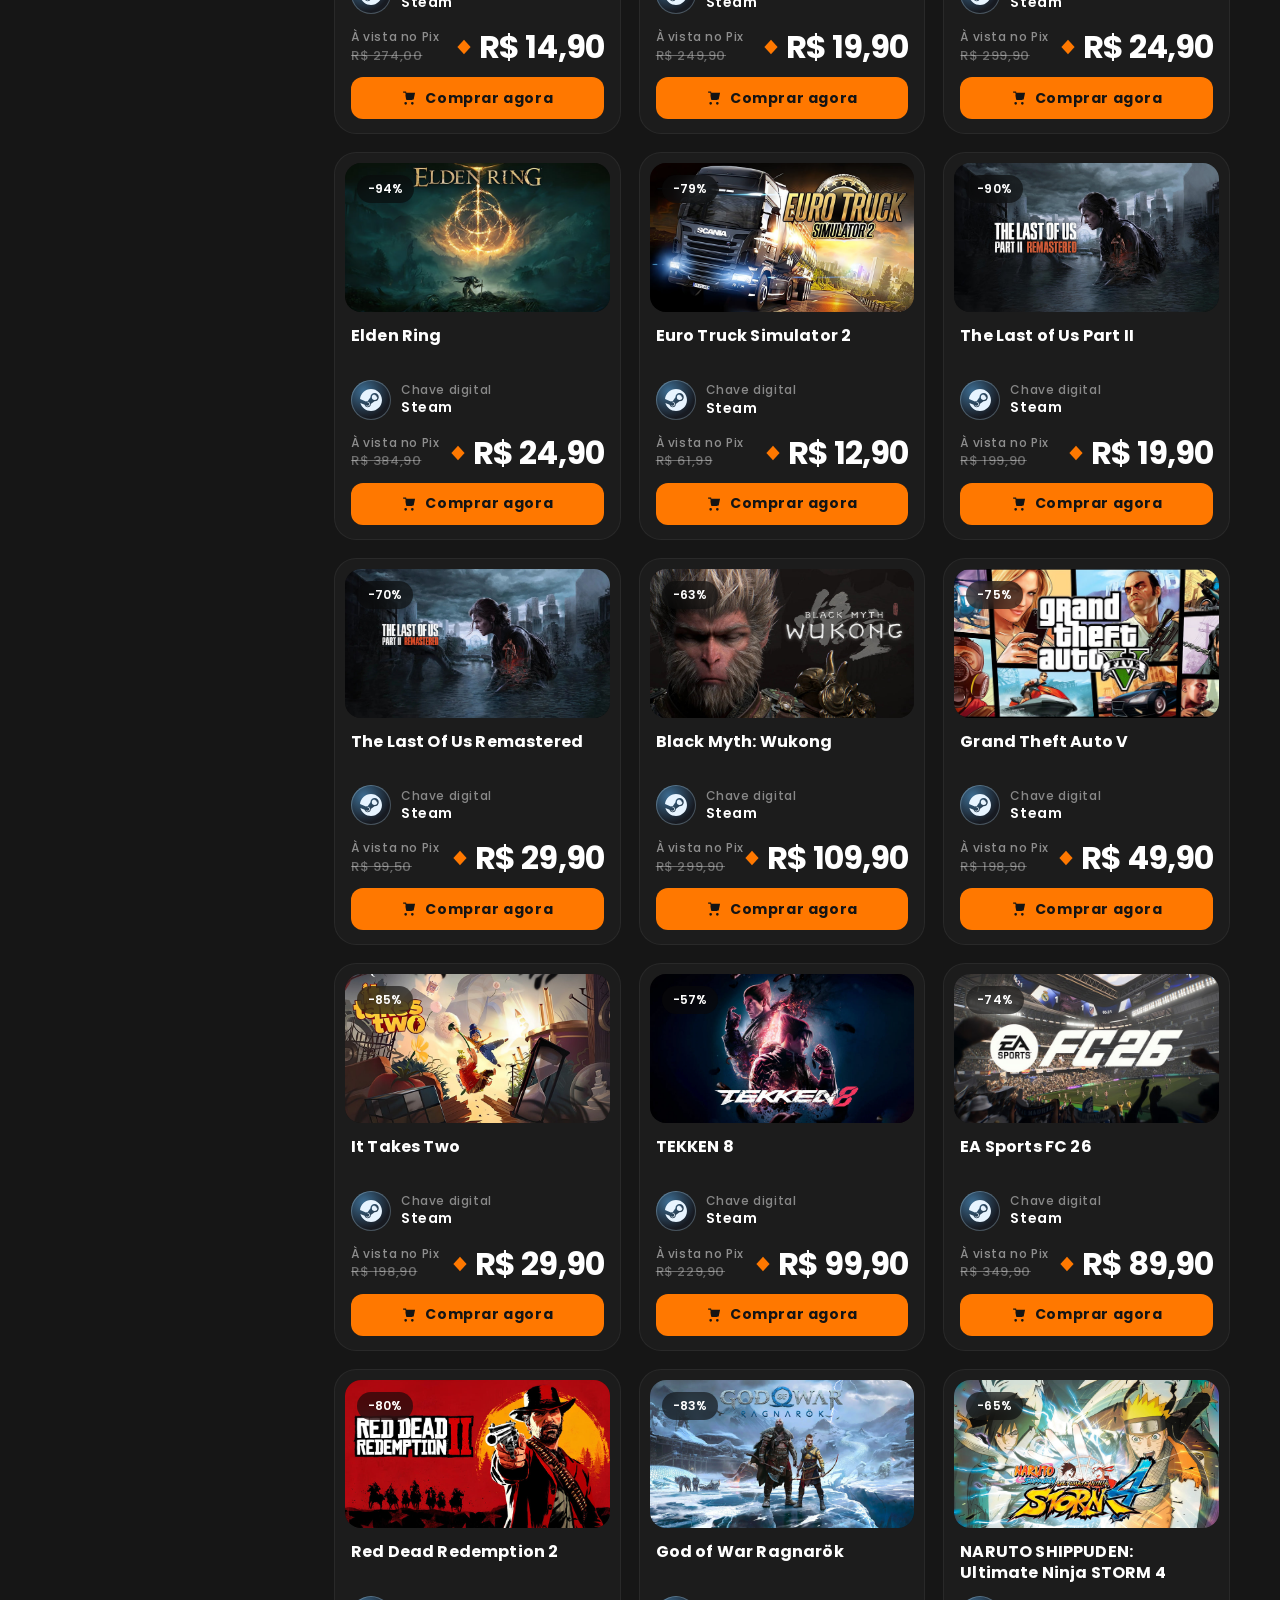
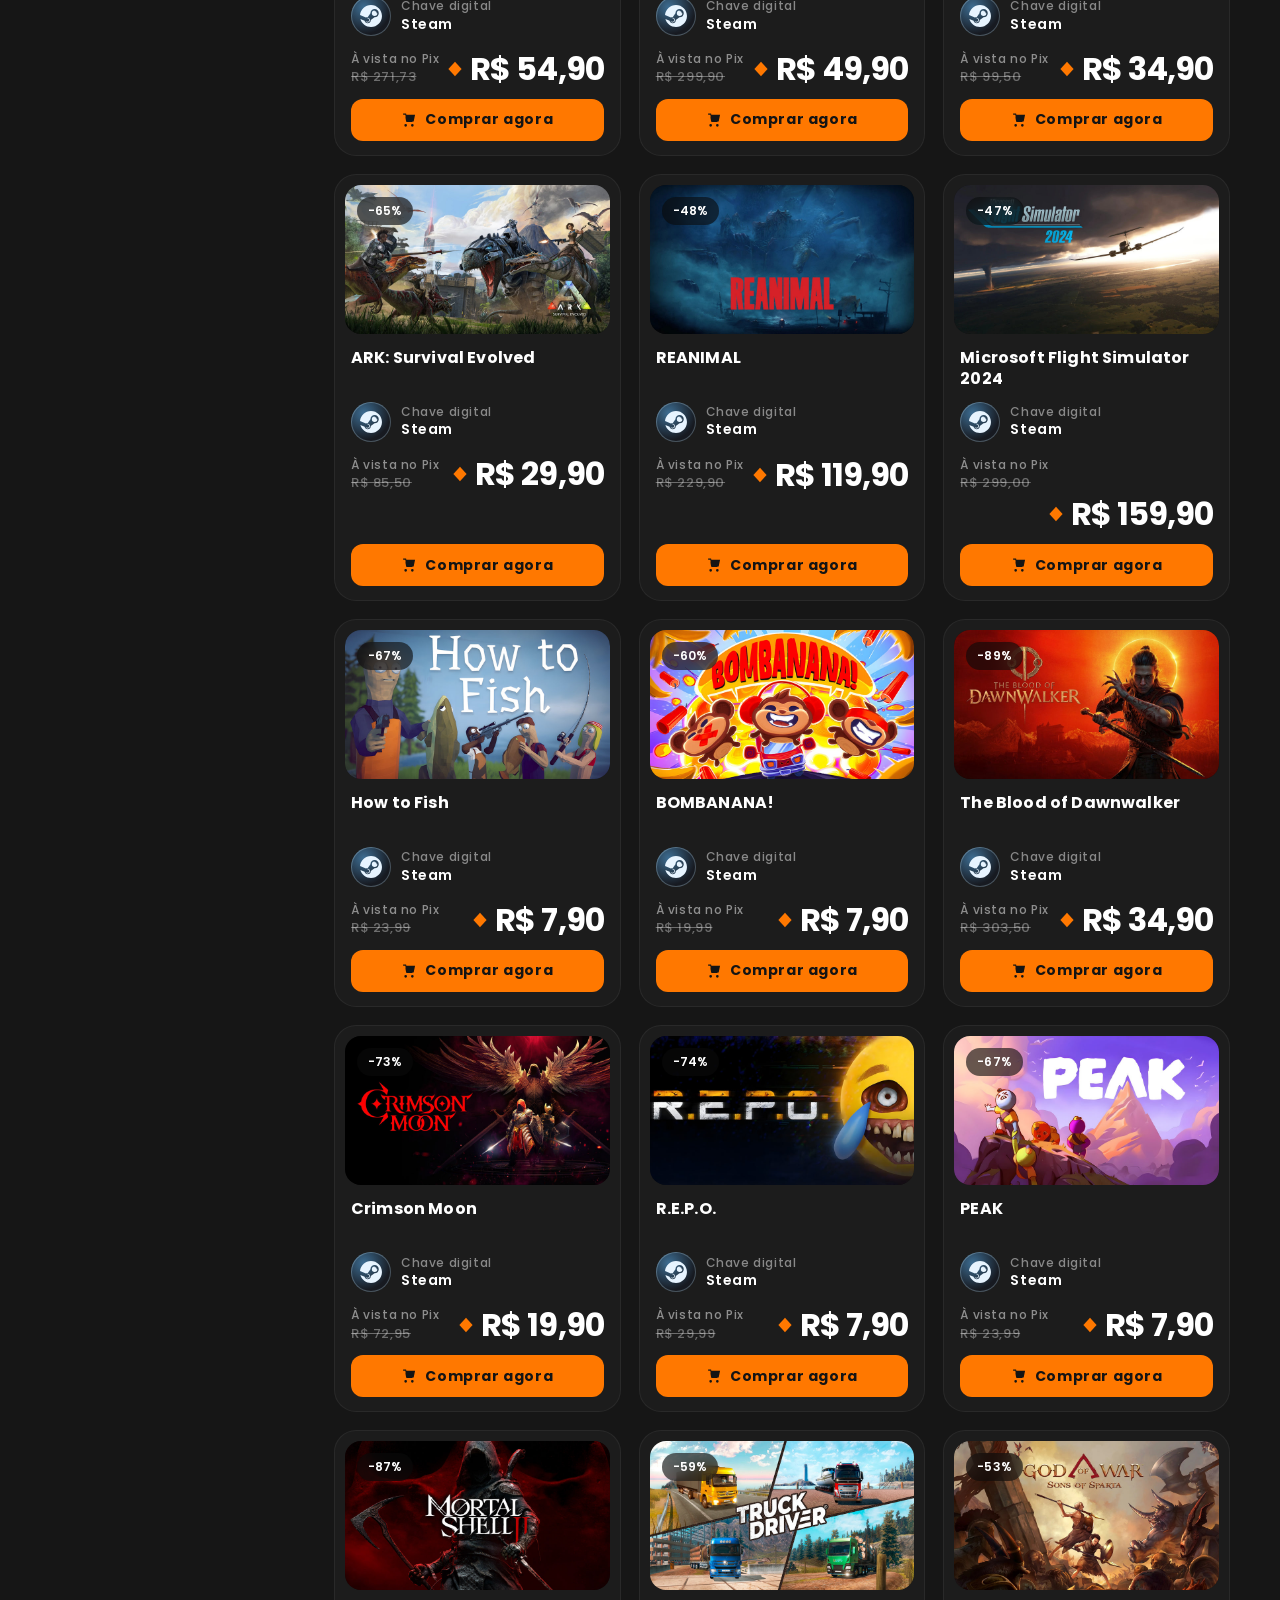
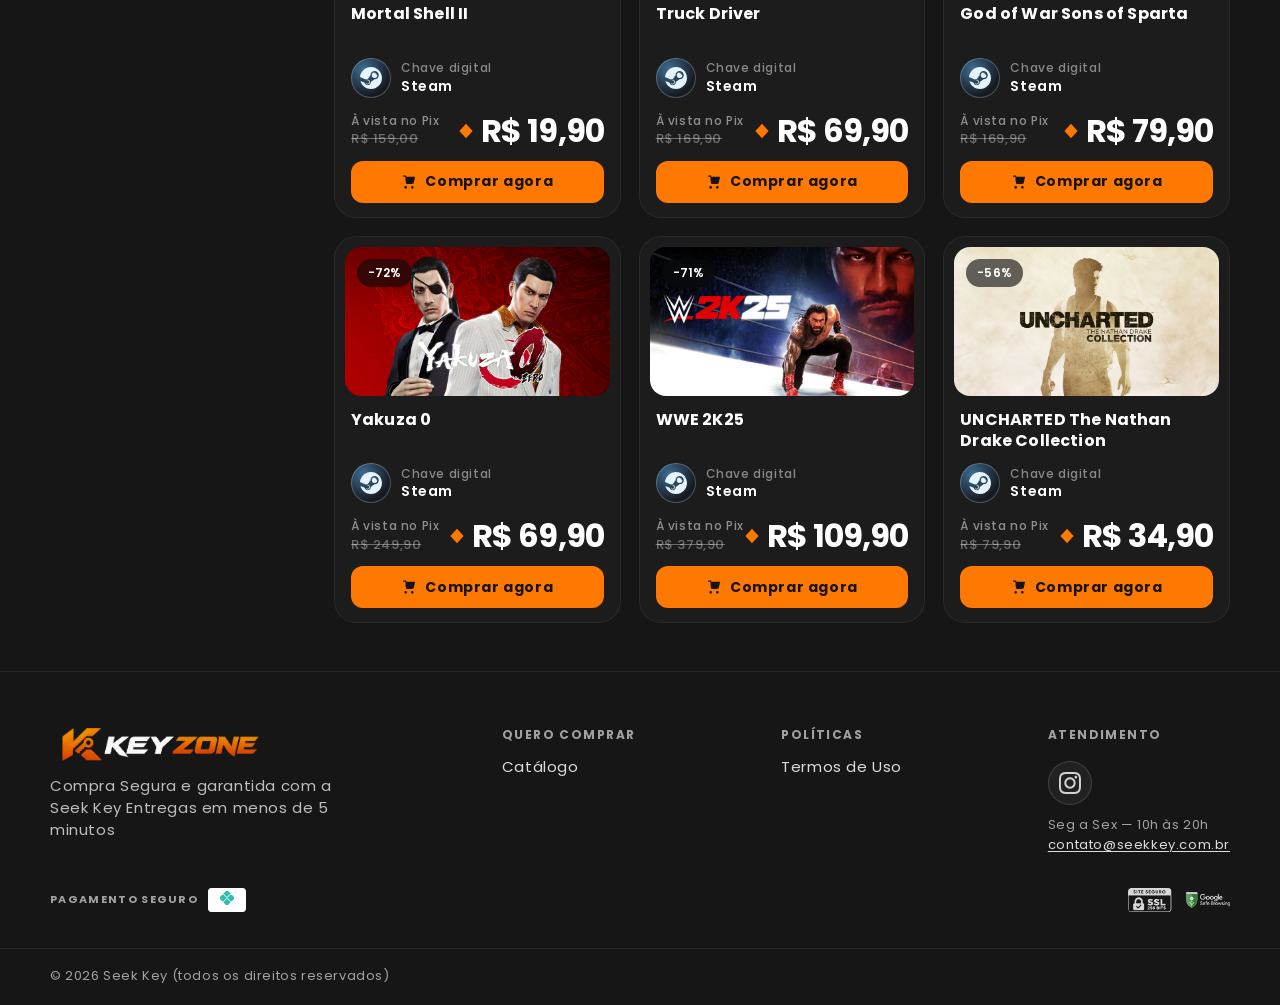
<file: produtos.html>
<!DOCTYPE html>
<html class="js" lang="pt-BR">
<head>
  <meta charset="utf-8">
  <meta name="viewport" content="width=device-width, initial-scale=1">
  <title>Todos os jogos | Key Zone</title>
  <link rel="icon" type="image/png" href="images/keyzone-icon.png">
  <link rel="preconnect" href="https://fonts.googleapis.com">
  <link rel="preconnect" href="https://fonts.gstatic.com" crossorigin="">
  <link rel="stylesheet" href="https://fonts.googleapis.com/css2?family=Manrope:wght@500;600;700&amp;family=Poppins:wght@500;600;700&amp;display=swap">
  <style data-shopify="">
      @font-face {
  font-family: Poppins;
  font-weight: 400;
  font-style: normal;
  font-display: swap;
  src: url("fonts/poppins_n4.0ba78fa5af9b0e1a374041b3ceaadf0a43b41362.woff2") format("woff2"),
       url("fonts/poppins_n4.214741a72ff2596839fc9760ee7a770386cf16ca.woff") format("woff");
}

      @font-face {
  font-family: Poppins;
  font-weight: 700;
  font-style: normal;
  font-display: swap;
  src: url("fonts/poppins_n7.56758dcf284489feb014a026f3727f2f20a54626.woff2") format("woff2"),
       url("fonts/poppins_n7.f34f55d9b3d3205d2cd6f64955ff4b36f0cfd8da.woff") format("woff");
}

      @font-face {
  font-family: Poppins;
  font-weight: 400;
  font-style: italic;
  font-display: swap;
  src: url("fonts/poppins_i4.846ad1e22474f856bd6b81ba4585a60799a9f5d2.woff2") format("woff2"),
       url("fonts/poppins_i4.56b43284e8b52fc64c1fd271f289a39e8477e9ec.woff") format("woff");
}

      @font-face {
  font-family: Poppins;
  font-weight: 700;
  font-style: italic;
  font-display: swap;
  src: url("fonts/poppins_i7.42fd71da11e9d101e1e6c7932199f925f9eea42d.woff2") format("woff2"),
       url("fonts/poppins_i7.ec8499dbd7616004e21155106d13837fff4cf556.woff") format("woff");
}

      @font-face {
  font-family: Poppins;
  font-weight: 700;
  font-style: normal;
  font-display: swap;
  src: url("fonts/poppins_n7.56758dcf284489feb014a026f3727f2f20a54626.woff2") format("woff2"),
       url("fonts/poppins_n7.f34f55d9b3d3205d2cd6f64955ff4b36f0cfd8da.woff") format("woff");
}


      
        :root,
        .color-scheme-1 {
          --color-background: 22,22,22;
        
          --gradient-background: #161616;
        

        

        --color-foreground: 255,255,255;
        --color-background-contrast: 90,90,90;
        --color-shadow: 18,18,18;
        --color-button: 134,61,255;
        --color-button-text: 255,255,255;
        --color-secondary-button: 22,22,22;
        --color-secondary-button-text: 255,255,255;
        --color-link: 255,255,255;
        --color-badge-foreground: 255,255,255;
        --color-badge-background: 22,22,22;
        --color-badge-border: 255,255,255;
        --payment-terms-background-color: rgb(22 22 22);
      }
      
        
        .color-scheme-2 {
          --color-background: 243,243,243;
        
          --gradient-background: #f3f3f3;
        

        

        --color-foreground: 18,18,18;
        --color-background-contrast: 179,179,179;
        --color-shadow: 18,18,18;
        --color-button: 18,18,18;
        --color-button-text: 243,243,243;
        --color-secondary-button: 243,243,243;
        --color-secondary-button-text: 18,18,18;
        --color-link: 18,18,18;
        --color-badge-foreground: 18,18,18;
        --color-badge-background: 243,243,243;
        --color-badge-border: 18,18,18;
        --payment-terms-background-color: rgb(243 243 243);
      }
      
        
        .color-scheme-3 {
          --color-background: 30,30,30;
        
          --gradient-background: #1e1e1e;
        

        

        --color-foreground: 255,255,255;
        --color-background-contrast: 96,96,96;
        --color-shadow: 18,18,18;
        --color-button: 134,61,255;
        --color-button-text: 255,255,255;
        --color-secondary-button: 30,30,30;
        --color-secondary-button-text: 255,255,255;
        --color-link: 255,255,255;
        --color-badge-foreground: 255,255,255;
        --color-badge-background: 30,30,30;
        --color-badge-border: 255,255,255;
        --payment-terms-background-color: rgb(30 30 30);
      }
      
        
        .color-scheme-4 {
          --color-background: 22,22,22;
        
          --gradient-background: #161616;
        

        

        --color-foreground: 255,255,255;
        --color-background-contrast: 90,90,90;
        --color-shadow: 18,18,18;
        --color-button: 134,61,255;
        --color-button-text: 255,255,255;
        --color-secondary-button: 22,22,22;
        --color-secondary-button-text: 255,255,255;
        --color-link: 255,255,255;
        --color-badge-foreground: 255,255,255;
        --color-badge-background: 22,22,22;
        --color-badge-border: 255,255,255;
        --payment-terms-background-color: rgb(22 22 22);
      }
      
        
        .color-scheme-5 {
          --color-background: 51,79,180;
        
          --gradient-background: #334fb4;
        

        

        --color-foreground: 255,255,255;
        --color-background-contrast: 23,35,81;
        --color-shadow: 18,18,18;
        --color-button: 255,255,255;
        --color-button-text: 51,79,180;
        --color-secondary-button: 51,79,180;
        --color-secondary-button-text: 255,255,255;
        --color-link: 255,255,255;
        --color-badge-foreground: 255,255,255;
        --color-badge-background: 51,79,180;
        --color-badge-border: 255,255,255;
        --payment-terms-background-color: rgb(51 79 180);
      }
      

      body, .color-scheme-1, .color-scheme-2, .color-scheme-3, .color-scheme-4, .color-scheme-5 {
        color: rgba(var(--color-foreground), 0.75);
        background-color: rgb(var(--color-background));
      }

      :root {
        --font-body-family: Poppins, sans-serif;
        --font-body-style: normal;
        --font-body-weight: 400;
        --font-body-weight-bold: 700;

        --font-heading-family: Poppins, sans-serif;
        --font-heading-style: normal;
        --font-heading-weight: 700;

        --font-body-scale: 1.0;
        --font-heading-scale: 1.0;

        --media-padding: px;
        --media-border-opacity: 0.05;
        --media-border-width: 1px;
        --media-radius: 0px;
        --media-shadow-opacity: 0.0;
        --media-shadow-horizontal-offset: 0px;
        --media-shadow-vertical-offset: 4px;
        --media-shadow-blur-radius: 5px;
        --media-shadow-visible: 0;

        --page-width: 132rem;
        --page-width-margin: 0rem;

        --product-card-image-padding: 0.0rem;
        --product-card-corner-radius: 1.0rem;
        --product-card-text-alignment: left;
        --product-card-border-width: 0.0rem;
        --product-card-border-opacity: 0.1;
        --product-card-shadow-opacity: 0.0;
        --product-card-shadow-visible: 0;
        --product-card-shadow-horizontal-offset: 0.0rem;
        --product-card-shadow-vertical-offset: 0.4rem;
        --product-card-shadow-blur-radius: 0.5rem;

        --collection-card-image-padding: 0.0rem;
        --collection-card-corner-radius: 0.0rem;
        --collection-card-text-alignment: left;
        --collection-card-border-width: 0.0rem;
        --collection-card-border-opacity: 0.1;
        --collection-card-shadow-opacity: 0.0;
        --collection-card-shadow-visible: 0;
        --collection-card-shadow-horizontal-offset: 0.0rem;
        --collection-card-shadow-vertical-offset: 0.4rem;
        --collection-card-shadow-blur-radius: 0.5rem;

        --blog-card-image-padding: 0.0rem;
        --blog-card-corner-radius: 0.0rem;
        --blog-card-text-alignment: left;
        --blog-card-border-width: 0.0rem;
        --blog-card-border-opacity: 0.1;
        --blog-card-shadow-opacity: 0.0;
        --blog-card-shadow-visible: 0;
        --blog-card-shadow-horizontal-offset: 0.0rem;
        --blog-card-shadow-vertical-offset: 0.4rem;
        --blog-card-shadow-blur-radius: 0.5rem;

        --badge-corner-radius: 0.4rem;

        --popup-border-width: 1px;
        --popup-border-opacity: 0.1;
        --popup-corner-radius: 0px;
        --popup-shadow-opacity: 0.05;
        --popup-shadow-horizontal-offset: 0px;
        --popup-shadow-vertical-offset: 4px;
        --popup-shadow-blur-radius: 5px;

        --drawer-border-width: 1px;
        --drawer-border-opacity: 0.1;
        --drawer-shadow-opacity: 0.0;
        --drawer-shadow-horizontal-offset: 0px;
        --drawer-shadow-vertical-offset: 4px;
        --drawer-shadow-blur-radius: 5px;

        --spacing-sections-desktop: 36px;
        --spacing-sections-mobile: 25px;

        --grid-desktop-vertical-spacing: 20px;
        --grid-desktop-horizontal-spacing: 20px;
        --grid-mobile-vertical-spacing: 10px;
        --grid-mobile-horizontal-spacing: 10px;

        --text-boxes-border-opacity: 0.1;
        --text-boxes-border-width: 0px;
        --text-boxes-radius: 0px;
        --text-boxes-shadow-opacity: 0.0;
        --text-boxes-shadow-visible: 0;
        --text-boxes-shadow-horizontal-offset: 0px;
        --text-boxes-shadow-vertical-offset: 4px;
        --text-boxes-shadow-blur-radius: 5px;

        --buttons-radius: 0px;
        --buttons-radius-outset: 0px;
        --buttons-border-width: 1px;
        --buttons-border-opacity: 1.0;
        --buttons-shadow-opacity: 0.0;
        --buttons-shadow-visible: 0;
        --buttons-shadow-horizontal-offset: 0px;
        --buttons-shadow-vertical-offset: 4px;
        --buttons-shadow-blur-radius: 5px;
        --buttons-border-offset: 0px;

        --inputs-radius: 0px;
        --inputs-border-width: 1px;
        --inputs-border-opacity: 0.55;
        --inputs-shadow-opacity: 0.0;
        --inputs-shadow-horizontal-offset: 0px;
        --inputs-margin-offset: 0px;
        --inputs-shadow-vertical-offset: 4px;
        --inputs-shadow-blur-radius: 5px;
        --inputs-radius-outset: 0px;

        --variant-pills-radius: 40px;
        --variant-pills-border-width: 1px;
        --variant-pills-border-opacity: 0.55;
        --variant-pills-shadow-opacity: 0.0;
        --variant-pills-shadow-horizontal-offset: 0px;
        --variant-pills-shadow-vertical-offset: 4px;
        --variant-pills-shadow-blur-radius: 5px;
      }

      *,
      *::before,
      *::after {
        box-sizing: inherit;
      }

      html {
        box-sizing: border-box;
        font-size: calc(var(--font-body-scale) * 62.5%);
        height: 100%;
      }

      body {
        display: grid;
        grid-template-rows: auto auto 1fr auto;
        grid-template-columns: 100%;
        min-height: 100%;
        margin: 0;
        font-size: 1.5rem;
        letter-spacing: 0.06rem;
        line-height: calc(1 + 0.8 / var(--font-body-scale));
        font-family: var(--font-body-family);
        font-style: var(--font-body-style);
        font-weight: var(--font-body-weight);
      }

      @media screen and (min-width: 750px) {
        body {
          font-size: 1.6rem;
        }
      }
    </style>
  <link href="css/base.css" rel="stylesheet" type="text/css" media="all">
  <link href="css/tailwind.min.css" rel="stylesheet" type="text/css" media="all">
  <link href="css/component-cart-drawer.css" rel="stylesheet" type="text/css" media="all">
  <link href="css/sk-home-rail.css" rel="stylesheet" type="text/css" media="all">
  <link href="css/sk-catalog.css?v=10" rel="stylesheet" type="text/css" media="all">
  <link href="css/sk-product.css?v=7" rel="stylesheet" type="text/css" media="all">
</head>
<body class="gradient">
  <a class="skip-to-content-link button visually-hidden" href="#MainContent">Pular para o conteúdo</a>
<link href="css/component-cart.css" rel="stylesheet" type="text/css" media="all">

<script src="js/cart.js" defer="defer"></script>

<cart-drawer class="sk-cart-dropdown is-empty">
  <div id="CartDrawer" class="sk-cart-dropdown__panel">
    <div id="CartDrawer-Overlay" class="sk-cart-dropdown__overlay"></div>
    <div class="sk-cart-dropdown__inner">

      <div class="sk-cart-dropdown__header">
        <h2 class="sk-cart-dropdown__title">Carrinho <span class="sk-cart-dropdown__count">(0)</span></h2>
        <button class="sk-cart-dropdown__close" type="button" data-sk-cart-close="" aria-label="Fechar">
          <svg width="14" height="14" viewBox="0 0 14 14" fill="none"><path d="M1 1l12 12M13 1L1 13" stroke="currentColor" stroke-width="1.5" stroke-linecap="round"></path></svg>
        </button>
      </div><div class="sk-cart-dropdown__empty">
          <p class="sk-cart-dropdown__empty-text">Seu carrinho está vazio</p>
          <a href="produtos.html" class="sk-cart-dropdown__continue-btn">
            Continuar comprando
          </a>
        </div><cart-drawer-items class="is-empty">
        <form action="/cart" id="CartDrawer-Form" class="sk-cart-dropdown__form" method="post">
          <div id="CartDrawer-CartItems" class="sk-cart-dropdown__items js-contents"><p id="CartDrawer-LiveRegionText" class="visually-hidden" role="status"></p>
            <p id="CartDrawer-LineItemStatus" class="visually-hidden" aria-hidden="true" role="status">Carregando...</p>
          </div>
          <div id="CartDrawer-CartErrors" role="alert"></div>
        </form>
      </cart-drawer-items></div>
  </div>
</cart-drawer>

<script>
  (function(){
    if (window.__skCartCloseInit) return;
    window.__skCartCloseInit = true;
    document.addEventListener('click', function(e){
      var btn = e.target.closest('[data-sk-cart-close]');
      if (!btn) return;
      var drawer = btn.closest('cart-drawer');
      if (drawer && typeof drawer.close === 'function') drawer.close();
    });
  })();
</script>
<!-- BEGIN sections: header-group -->
<div id="shopify-section-sections--21499918287071__header" class="shopify-section shopify-section-group-header-group section-header"><link rel="stylesheet" href="css/component-list-menu.css" media="print" onload="this.media='all'">
<link rel="stylesheet" href="css/header-transparent.css">
<script src="js/header-transparent.js" defer=""></script>
<link rel="stylesheet" href="css/component-search.css" media="print" onload="this.media='all'">
<link rel="stylesheet" href="css/component-menu-drawer.css" media="print" onload="this.media='all'"><link rel="stylesheet" href="css/component-price.css" media="print" onload="this.media='all'"><style>
  header-drawer {
    justify-self: start;
    margin-left: -1.2rem;
  }@media screen and (min-width: 990px) {
      header-drawer {
        display: none;
      }
    }.menu-drawer-container {
    display: flex;
  }

  .list-menu {
    list-style: none;
    padding: 0;
    margin: 0;
    gap: 8px;
    margin-left: 40px;
  }

  @media screen and (max-width: 750px) {
    .list-menu {
      margin-left: 0px;
    }
  }

  .list-menu--inline {
    display: inline-flex;
    flex-wrap: wrap;
  }

  summary.list-menu__item {
    padding-right: 2.7rem;
  }

  .list-menu__item {
    display: flex;
    align-items: center;
    line-height: calc(1 + 0.3 / var(--font-body-scale));
    background: transparent;
    border-radius: 40px;
  }

  .list-menu__item--link {
    text-decoration: none;
    padding-bottom: 1rem;
    padding-top: 1rem;
    line-height: calc(1 + 0.8 / var(--font-body-scale));
  }

  @media screen and (min-width: 750px) {
    .list-menu__item--link {
      padding-bottom: 0.5rem;
      padding-top: 0.5rem;
    }
  }
</style><style data-shopify="">.header {
    padding: 4px 3rem 4px 3rem;
  }

  @media screen and (max-width: 920px) {
    .header {
      padding: 4px 2rem 4px 2rem;
    }
  }

  .section-header {
    position: sticky; /* This is for fixing a Safari z-index issue. PR #2147 */
    margin-bottom: 0px;
  }

  @media screen and (min-width: 750px) {
    .section-header {
      margin-bottom: 0px;
    }
  }

  @media screen and (min-width: 990px) {
    .header {
      padding-top: 4px;
      padding-bottom: 4px;
    }
  }</style>

<sticky-header data-sticky-type="on-scroll-up" class="header-wrapper  color-scheme-1 gradient header-wrapper--border-bottom"><header class="header header--middle-left header--mobile-center page-width header--has-menu header--has-social header--has-account">
    
<h1 class=""><a href="/" class="header__heading-link link link--text focus-inset"><div class="header__heading-logo-wrapper">
            
            <img src="images/keyzone-logo.png" alt="Key Zone" width="196" height="66" loading="eager" class="header__heading-logo motion-reduce" sizes="(max-width: 280px) 50vw, 196px">
          </div></a></h1><div class="show_desk-hidden-mob">
      

<nav class="header__inline-menu">
  <ul class="list-menu list-menu--inline" role="list"><li><a id="HeaderMenu-pc" href="/collections/steam" class="header__menu-item list-menu__item link link--text focus-inset"><svg class="mr-3" xmlns="http://www.w3.org/2000/svg" width="13" height="11" viewBox="0 0 13 11" fill="none">
                <path d="M11.9645 0H1.03496C0.464482 0 0 0.439044 0 0.978043V7.84348C0 8.38296 0.464482 8.82152 1.03496 8.82152H5.1588L4.16834 9.80339C4.09834 9.89617 4.06084 10.0067 4.06084 10.1205V10.4533C4.06084 10.5983 4.12184 10.737 4.23034 10.8398C4.33883 10.9426 4.48583 11 4.63882 11H8.36118C8.51467 11 8.66167 10.9426 8.76966 10.8398C8.87766 10.737 8.93866 10.5983 8.93916 10.4533V10.1205C8.93916 10.0067 8.90166 9.89617 8.83166 9.80339L7.8412 8.82152H11.965C12.5355 8.82152 13 8.38248 13 7.84348V0.978043C12.9995 0.439044 12.5355 0 11.9645 0ZM11.8435 7.72917H6.50025H1.15596V1.09283H11.844V7.72965L11.8435 7.72917Z" fill="white"></path>
              </svg><span>PC</span>
          </a></li>
<sk-search class="sk-search">
  <button type="button" class="sk-search__toggle" aria-haspopup="dialog" aria-expanded="false" aria-label="Pesquisar">
    <span class="svg-wrapper"><svg width="14" height="14" viewBox="0 0 14 14" fill="none" xmlns="http://www.w3.org/2000/svg">
<path d="M12.9756 13.9024L7.96822 8.89505C7.58204 9.22111 7.13382 9.47644 6.62355 9.66104C6.11328 9.8455 5.57031 9.93773 4.99464 9.93773C3.59874 9.93773 2.41729 9.45392 1.45029 8.48628C0.483432 7.51877 0 6.34633 0 4.96896C0 3.59159 0.483818 2.41909 1.45145 1.45145C2.41896 0.483817 3.59359 0 4.97534 0C6.35696 0 7.52939 0.483817 8.49265 1.45145C9.45604 2.41909 9.93773 3.59224 9.93773 4.97089C9.93773 5.52738 9.84762 6.06095 9.66741 6.57161C9.48719 7.08213 9.22543 7.55199 8.88211 7.98116L13.9024 12.9756L12.9756 13.9024ZM4.98171 8.65041C6.00083 8.65041 6.86703 8.29107 7.58031 7.57239C8.29371 6.85371 8.65041 5.9859 8.65041 4.96896C8.65041 3.95203 8.29371 3.08415 7.58031 2.36535C6.86703 1.64667 6.00083 1.28733 4.98171 1.28733C3.9555 1.28733 3.08319 1.64667 2.36477 2.36535C1.64647 3.08415 1.28733 3.95203 1.28733 4.96896C1.28733 5.9859 1.64647 6.85371 2.36477 7.57239C3.08319 8.29107 3.9555 8.65041 4.98171 8.65041Z" fill="#121116"></path>
</svg>
</span>
  </button>

  <div class="sk-search__panel" hidden="">
    <div class="sk-search__bar">
      <form action="/search" method="get" role="search" class="sk-search__form">
        <div class="sk-search__field">
          <label class="visually-hidden" for="SK-Search-Nav">Pesquisar</label>
          <input class="sk-search__input" id="SK-Search-Nav" type="search" name="q" value="" placeholder="Pesquisar" autocomplete="off" autocorrect="off" autocapitalize="off" spellcheck="false" role="combobox" aria-expanded="false" aria-controls="SK-Search-Nav-results" aria-autocomplete="list">
          <input type="hidden" name="options[prefix]" value="last"><input type="hidden" name="type" value="product"><a class="sk-search__adv" href="/search?type=product&amp;q=*">Busca avançada</a><button type="reset" class="sk-search__reset" aria-label="Limpar termo de pesquisa" hidden="">
            <span class="svg-wrapper"><svg fill="none" stroke="currentColor" class="icon icon-close" viewBox="0 0 18 18"><circle cx="9" cy="9" r="8.5" stroke-opacity=".2"></circle><path stroke-linecap="round" stroke-linejoin="round" d="M11.83 11.83 6.172 6.17M6.229 11.885l5.544-5.77"></path></svg>
</span>
          </button>
          <button type="submit" class="sk-search__submit" aria-label="Pesquisar">
            <span class="svg-wrapper"><svg fill="none" class="icon icon-search" viewBox="0 0 18 19"><path fill="currentColor" fill-rule="evenodd" d="M11.03 11.68A5.784 5.784 0 1 1 2.85 3.5a5.784 5.784 0 0 1 8.18 8.18m.26 1.12a6.78 6.78 0 1 1 .72-.7l5.4 5.4a.5.5 0 1 1-.71.7z" clip-rule="evenodd"></path></svg>
</span>
          </button>
        </div><div id="SK-Search-Nav-results" class="predictive-search sk-search__results" hidden=""></div>
      </form>
      <button type="button" class="sk-search__close" aria-label="Fechar">
        <span class="svg-wrapper"><svg xmlns="http://www.w3.org/2000/svg" fill="none" class="icon icon-close" viewBox="0 0 18 17"><path fill="currentColor" d="M.865 15.978a.5.5 0 0 0 .707.707l7.433-7.431 7.579 7.282a.501.501 0 0 0 .846-.37.5.5 0 0 0-.153-.351L9.712 8.546l7.417-7.416a.5.5 0 1 0-.707-.708L8.991 7.853 1.413.573a.5.5 0 1 0-.693.72l7.563 7.268z"></path></svg>
</span>
      </button>
    </div>
    <span class="sk-search__status visually-hidden" role="status"></span>
  </div>
</sk-search>

<link href="css/sk-search.css" rel="stylesheet" type="text/css" media="all">
<script src="js/sk-search.js" defer="defer"></script>

</ul>
</nav>


    </div><div class="header-search-mobile-wrapper">
      
<sk-search class="sk-search">
  <button type="button" class="sk-search__toggle" aria-haspopup="dialog" aria-expanded="false" aria-label="Pesquisar">
    <span class="svg-wrapper"><svg width="14" height="14" viewBox="0 0 14 14" fill="none" xmlns="http://www.w3.org/2000/svg">
<path d="M12.9756 13.9024L7.96822 8.89505C7.58204 9.22111 7.13382 9.47644 6.62355 9.66104C6.11328 9.8455 5.57031 9.93773 4.99464 9.93773C3.59874 9.93773 2.41729 9.45392 1.45029 8.48628C0.483432 7.51877 0 6.34633 0 4.96896C0 3.59159 0.483818 2.41909 1.45145 1.45145C2.41896 0.483817 3.59359 0 4.97534 0C6.35696 0 7.52939 0.483817 8.49265 1.45145C9.45604 2.41909 9.93773 3.59224 9.93773 4.97089C9.93773 5.52738 9.84762 6.06095 9.66741 6.57161C9.48719 7.08213 9.22543 7.55199 8.88211 7.98116L13.9024 12.9756L12.9756 13.9024ZM4.98171 8.65041C6.00083 8.65041 6.86703 8.29107 7.58031 7.57239C8.29371 6.85371 8.65041 5.9859 8.65041 4.96896C8.65041 3.95203 8.29371 3.08415 7.58031 2.36535C6.86703 1.64667 6.00083 1.28733 4.98171 1.28733C3.9555 1.28733 3.08319 1.64667 2.36477 2.36535C1.64647 3.08415 1.28733 3.95203 1.28733 4.96896C1.28733 5.9859 1.64647 6.85371 2.36477 7.57239C3.08319 8.29107 3.9555 8.65041 4.98171 8.65041Z" fill="#121116"></path>
</svg>
</span>
  </button>

  <div class="sk-search__panel" hidden="">
    <div class="sk-search__bar">
      <form action="/search" method="get" role="search" class="sk-search__form">
        <div class="sk-search__field">
          <label class="visually-hidden" for="SK-Search-Mobile">Pesquisar</label>
          <input class="sk-search__input" id="SK-Search-Mobile" type="search" name="q" value="" placeholder="Pesquisar" autocomplete="off" autocorrect="off" autocapitalize="off" spellcheck="false" role="combobox" aria-expanded="false" aria-controls="SK-Search-Mobile-results" aria-autocomplete="list">
          <input type="hidden" name="options[prefix]" value="last"><input type="hidden" name="type" value="product"><a class="sk-search__adv" href="/search?type=product&amp;q=*">Busca avançada</a><button type="reset" class="sk-search__reset" aria-label="Limpar termo de pesquisa" hidden="">
            <span class="svg-wrapper"><svg fill="none" stroke="currentColor" class="icon icon-close" viewBox="0 0 18 18"><circle cx="9" cy="9" r="8.5" stroke-opacity=".2"></circle><path stroke-linecap="round" stroke-linejoin="round" d="M11.83 11.83 6.172 6.17M6.229 11.885l5.544-5.77"></path></svg>
</span>
          </button>
          <button type="submit" class="sk-search__submit" aria-label="Pesquisar">
            <span class="svg-wrapper"><svg fill="none" class="icon icon-search" viewBox="0 0 18 19"><path fill="currentColor" fill-rule="evenodd" d="M11.03 11.68A5.784 5.784 0 1 1 2.85 3.5a5.784 5.784 0 0 1 8.18 8.18m.26 1.12a6.78 6.78 0 1 1 .72-.7l5.4 5.4a.5.5 0 1 1-.71.7z" clip-rule="evenodd"></path></svg>
</span>
          </button>
        </div><div id="SK-Search-Mobile-results" class="predictive-search sk-search__results" hidden=""></div>
      </form>
      <button type="button" class="sk-search__close" aria-label="Fechar">
        <span class="svg-wrapper"><svg xmlns="http://www.w3.org/2000/svg" fill="none" class="icon icon-close" viewBox="0 0 18 17"><path fill="currentColor" d="M.865 15.978a.5.5 0 0 0 .707.707l7.433-7.431 7.579 7.282a.501.501 0 0 0 .846-.37.5.5 0 0 0-.153-.351L9.712 8.546l7.417-7.416a.5.5 0 1 0-.707-.708L8.991 7.853 1.413.573a.5.5 0 1 0-.693.72l7.563 7.268z"></path></svg>
</span>
      </button>
    </div>
    <span class="sk-search__status visually-hidden" role="status"></span>
  </div>
</sk-search>

<link href="css/sk-search.css" rel="stylesheet" type="text/css" media="all">
<script src="js/sk-search.js" defer="defer"></script>

    </div><div class="header__icons header__icons--localization header-localization">
      <div class="desktop-localization-wrapper">
</div>
      
      
<div class="kz-header-actions">
<a href="login.html" class="header__icon header__icon--account link focus-inset" rel="nofollow"><span class="kz-header-guest">Entrar / Cadastrar</span><span class="visually-hidden">Fazer login ou cadastrar</span></a>
<span class="kz-header-sep" aria-hidden="true"></span>
<a href="/cart" class="header__icon header__icon--cart link focus-inset" id="cart-icon-bubble">
        <span class="kz-header-cart-label">Carrinho</span>
        <span class="cart-count-bubble"><span aria-hidden="true">0</span><span class="visually-hidden">0 itens no carrinho</span></span>
        </a>
</div>
    </div>
    
  </header>

  <div class="show_mob-hidden-desk">
    

<nav class="header__inline-menu">
  <ul class="list-menu list-menu--inline" role="list"><li><a id="HeaderMenu-pc" href="/collections/steam" class="header__menu-item list-menu__item link link--text focus-inset"><svg class="mr-3" xmlns="http://www.w3.org/2000/svg" width="13" height="11" viewBox="0 0 13 11" fill="none">
                <path d="M11.9645 0H1.03496C0.464482 0 0 0.439044 0 0.978043V7.84348C0 8.38296 0.464482 8.82152 1.03496 8.82152H5.1588L4.16834 9.80339C4.09834 9.89617 4.06084 10.0067 4.06084 10.1205V10.4533C4.06084 10.5983 4.12184 10.737 4.23034 10.8398C4.33883 10.9426 4.48583 11 4.63882 11H8.36118C8.51467 11 8.66167 10.9426 8.76966 10.8398C8.87766 10.737 8.93866 10.5983 8.93916 10.4533V10.1205C8.93916 10.0067 8.90166 9.89617 8.83166 9.80339L7.8412 8.82152H11.965C12.5355 8.82152 13 8.38248 13 7.84348V0.978043C12.9995 0.439044 12.5355 0 11.9645 0ZM11.8435 7.72917H6.50025H1.15596V1.09283H11.844V7.72965L11.8435 7.72917Z" fill="white"></path>
              </svg><span>PC</span>
          </a></li></ul>
</nav>


  </div>

</sticky-header>





<script type="application/ld+json">
  {
    "@context": "http://schema.org",
    "@type": "Organization",
    "name": "Seek Key",
    
      "logo": "https://cdn.seekkey.com.br/brand/merchant-logo-square.png",
    
    "sameAs": [
      "",
      "",
      "",
      "https:\/\/www.instagram.com\/seekkeybrasil\/",
      "",
      "",
      "",
      "",
      "",
      "",
      ""
    ],
    "url": "https:\/\/seekkey.com.br"
  }
</script>
  <script type="application/ld+json">
    {
      "@context": "http://schema.org",
      "@type": "WebSite",
      "name": "Seek Key",
      "potentialAction": {
        "@type": "SearchAction",
        "target": "https:\/\/seekkey.com.br\/search?q={search_term_string}",
        "query-input": "required name=search_term_string"
      },
      "url": "https:\/\/seekkey.com.br"
    }
  </script>

</div>
<!-- END sections: header-group -->
<main id="MainContent" class="content-for-layout focus-none" role="main" tabindex="-1">
    <section class="skig-rail sk-hrail kz-page" aria-label="Todos os jogos">
      <div class="kz-glow" aria-hidden="true">
        <svg class="kz-glow__defs" xmlns="http://www.w3.org/2000/svg" focusable="false">
          <defs>
            <filter id="kz-smoke-l" x="-35%" y="-35%" width="170%" height="170%" color-interpolation-filters="sRGB">
              <feTurbulence type="fractalNoise" baseFrequency="0.007 0.013" numOctaves="3" seed="2" result="noise">
                <animate attributeName="baseFrequency" dur="24s" values="0.006 0.012;0.011 0.008;0.007 0.016;0.006 0.012" repeatCount="indefinite"></animate>
              </feTurbulence>
              <feDisplacementMap in="SourceGraphic" in2="noise" scale="96" xChannelSelector="R" yChannelSelector="G" result="warp"></feDisplacementMap>
              <feGaussianBlur in="warp" stdDeviation="5"></feGaussianBlur>
            </filter>
            <filter id="kz-smoke-r" x="-35%" y="-35%" width="170%" height="170%" color-interpolation-filters="sRGB">
              <feTurbulence type="fractalNoise" baseFrequency="0.008 0.015" numOctaves="3" seed="8" result="noise">
                <animate attributeName="baseFrequency" dur="28s" values="0.009 0.014;0.006 0.018;0.012 0.01;0.009 0.014" repeatCount="indefinite"></animate>
              </feTurbulence>
              <feDisplacementMap in="SourceGraphic" in2="noise" scale="110" xChannelSelector="R" yChannelSelector="B" result="warp"></feDisplacementMap>
              <feGaussianBlur in="warp" stdDeviation="6"></feGaussianBlur>
            </filter>
          </defs>
        </svg>
        <div class="kz-smoke">
          <div class="kz-smoke__col kz-smoke__col--l">
            <div class="kz-smoke__veil"><span></span><span></span><span></span><span></span><span></span></div>
          </div>
          <div class="kz-smoke__col kz-smoke__col--r">
            <div class="kz-smoke__veil"><span></span><span></span><span></span><span></span><span></span></div>
          </div>
        </div>
      </div>
      <div class="kz-layout">
        <div class="kz-side">
          <div class="skig-rail__h">
            <h1 class="skig-rail__t">Todos os jogos</h1>
          </div>
        <aside class="kz-filters" aria-label="Filtrar jogos">
          <p class="kz-count" data-kz-count>Mostrando jogos</p>
          <details class="kz-filter" open>
            <summary class="kz-filter__sum">
              <span>Preço</span>
              <svg class="kz-filter__chev" viewBox="0 0 14 14" fill="none" aria-hidden="true"><path d="M2.5 5.2 7 9.2l4.5-4" stroke="currentColor" stroke-width="1.6" stroke-linecap="round" stroke-linejoin="round"/></svg>
            </summary>
            <div class="kz-range">
              <div class="kz-range__rail" aria-hidden="true"><span class="kz-range__fill" data-kz-fill></span></div>
              <input class="kz-range__input" data-kz-min type="range" min="0" max="100" value="0" aria-label="Preço mínimo">
              <input class="kz-range__input" data-kz-max type="range" min="0" max="100" value="100" aria-label="Preço máximo">
            </div>
            <div class="kz-range__fields">
              <label class="kz-range__field">R$ <input data-kz-min-field inputmode="decimal" aria-label="Preço mínimo em reais"></label>
              <span class="kz-range__dash" aria-hidden="true"></span>
              <label class="kz-range__field">R$ <input data-kz-max-field inputmode="decimal" aria-label="Preço máximo em reais"></label>
            </div>
          </details>
          <details class="kz-filter" open>
            <summary class="kz-filter__sum">
              <span>Categoria</span>
              <svg class="kz-filter__chev" viewBox="0 0 14 14" fill="none" aria-hidden="true"><path d="M2.5 5.2 7 9.2l4.5-4" stroke="currentColor" stroke-width="1.6" stroke-linecap="round" stroke-linejoin="round"/></svg>
            </summary>
            <div class="kz-chips" role="group" aria-label="Categoria">
              <button class="kz-chip is-on" type="button" data-kz-cat="">Todas</button>
              <button class="kz-chip" type="button" data-kz-cat="mundo-aberto">Mundo Aberto</button>
              <button class="kz-chip" type="button" data-kz-cat="tiro">Jogos de Tiro</button>
              <button class="kz-chip" type="button" data-kz-cat="acao">Ação e Aventura</button>
              <button class="kz-chip" type="button" data-kz-cat="rpg">RPG</button>
              <button class="kz-chip" type="button" data-kz-cat="soulslike">Soulslike</button>
              <button class="kz-chip" type="button" data-kz-cat="terror">Terror</button>
              <button class="kz-chip" type="button" data-kz-cat="simulacao">Simulação &amp; Estratégia</button>
              <button class="kz-chip" type="button" data-kz-cat="anime">Anime</button>
              <button class="kz-chip" type="button" data-kz-cat="luta">Luta</button>
              <button class="kz-chip" type="button" data-kz-cat="esportes">Esportes</button>
            </div>
          </details>
        </aside>
        </div>
        <div class="kz-catalog">
      <figure class="kz-banner">
        <img src="images/kz-catalog-banner.jpg?v=3" alt="Key Zone. Seu próximo jogo está aqui. As melhores keys de PC, preços especiais e entrega rápida." width="1024" height="409">
      </figure>
      <div class="kz-grid">
        <article class="kz-card" role="button" tabindex="0" data-name="red dead redemption 2 steam red dead redemption 2 (steam/pc)">
  <div class="kz-card__media">
    <div class="kz-card__shot">
      <img src="images/unnamed_2_1.jpg" alt="Red Dead Redemption 2 – Mídia Digital" loading="lazy">
    </div>
    <span class="kz-card__pill">-93%</span>
  </div>
  <div class="kz-card__body">
    <h2 class="kz-card__title"><span>Red Dead Redemption 2</span></h2>
    <div class="kz-card__who">
      <span class="kz-card__logo kz-card__logo--steam" aria-hidden="true"><svg viewBox="0 0 24 24"><path d="M11.979 0C5.678 0 .511 4.86.022 11.037l6.432 2.658c.545-.371 1.203-.59 1.912-.59.063 0 .125.004.188.006l2.861-4.142V8.91c0-2.495 2.028-4.524 4.524-4.524 2.494 0 4.524 2.029 4.524 4.524s-2.03 4.525-4.524 4.525h-.105l-4.076 2.911c0 .052.004.105.004.159 0 1.875-1.515 3.396-3.39 3.396-1.635 0-3.016-1.173-3.331-2.727L.436 15.27C1.862 20.307 6.486 24 11.979 24c6.627 0 11.999-5.373 11.999-12S18.606 0 11.979 0zM7.54 18.21l-1.473-.61c.262.543.714.999 1.314 1.25 1.297.539 2.793-.076 3.332-1.375.263-.63.264-1.319.005-1.949s-.75-1.121-1.377-1.383c-.624-.26-1.29-.249-1.878-.03l1.523.63c.956.4 1.409 1.5 1.009 2.455-.397.957-1.497 1.41-2.455 1.012zm11.415-9.303a3.015 3.015 0 1 1-3.015-3.015c0 1.665 1.35 3.015 3.015 3.015zm-5.273-.005c0-1.252 1.013-2.266 2.265-2.266 1.249 0 2.266 1.014 2.266 2.266 0 1.251-1.017 2.265-2.266 2.265-1.252 0-2.265-1.014-2.265-2.265z"/></svg></span>
      <p class="kz-card__who-txt">
        <span class="kz-card__who-k">Chave digital</span>
        <span class="kz-card__who-v">Steam</span>
      </p>
    </div>
    <div class="kz-card__foot">
      <p class="kz-card__bid"><span>À vista no Pix</span><s>R$ 299,90</s></p>
      <p class="kz-card__price"><svg class="kz-card__gem" viewBox="0 0 12 12" aria-hidden="true"><path d="M6 1.1 10.4 6 6 10.9 1.6 6Z"/></svg><strong>R$ 19,90</strong></p>
    </div>
    <span class="kz-card__buy"><svg viewBox="0 0 24 24" aria-hidden="true"><path d="M7 18a2 2 0 1 0 .001 4.001A2 2 0 0 0 7 18Zm10 0a2 2 0 1 0 .001 4.001A2 2 0 0 0 17 18ZM6.3 6l.5 2h11.7l-1.5 7H8.2L6.5 4.2H3.2V2.4h4.4l.4 1.6h13.1l-2.1 10.2H7.7L6.3 6Z"/></svg> Comprar agora</span>
  </div>
</article>
<article class="kz-card" role="button" tabindex="0" data-name="grand theft auto v steam grand theft auto v (steam/pc)">
  <div class="kz-card__media">
    <div class="kz-card__shot">
      <img src="images/800453.jpg" alt="Grand Theft Auto V – Mídia Digital" loading="lazy">
    </div>
    <span class="kz-card__pill">-90%</span>
  </div>
  <div class="kz-card__body">
    <h2 class="kz-card__title"><span>Grand Theft Auto V</span></h2>
    <div class="kz-card__who">
      <span class="kz-card__logo kz-card__logo--steam" aria-hidden="true"><svg viewBox="0 0 24 24"><path d="M11.979 0C5.678 0 .511 4.86.022 11.037l6.432 2.658c.545-.371 1.203-.59 1.912-.59.063 0 .125.004.188.006l2.861-4.142V8.91c0-2.495 2.028-4.524 4.524-4.524 2.494 0 4.524 2.029 4.524 4.524s-2.03 4.525-4.524 4.525h-.105l-4.076 2.911c0 .052.004.105.004.159 0 1.875-1.515 3.396-3.39 3.396-1.635 0-3.016-1.173-3.331-2.727L.436 15.27C1.862 20.307 6.486 24 11.979 24c6.627 0 11.999-5.373 11.999-12S18.606 0 11.979 0zM7.54 18.21l-1.473-.61c.262.543.714.999 1.314 1.25 1.297.539 2.793-.076 3.332-1.375.263-.63.264-1.319.005-1.949s-.75-1.121-1.377-1.383c-.624-.26-1.29-.249-1.878-.03l1.523.63c.956.4 1.409 1.5 1.009 2.455-.397.957-1.497 1.41-2.455 1.012zm11.415-9.303a3.015 3.015 0 1 1-3.015-3.015c0 1.665 1.35 3.015 3.015 3.015zm-5.273-.005c0-1.252 1.013-2.266 2.265-2.266 1.249 0 2.266 1.014 2.266 2.266 0 1.251-1.017 2.265-2.266 2.265-1.252 0-2.265-1.014-2.265-2.265z"/></svg></span>
      <p class="kz-card__who-txt">
        <span class="kz-card__who-k">Chave digital</span>
        <span class="kz-card__who-v">Steam</span>
      </p>
    </div>
    <div class="kz-card__foot">
      <p class="kz-card__bid"><span>À vista no Pix</span><s>R$ 145,90</s></p>
      <p class="kz-card__price"><svg class="kz-card__gem" viewBox="0 0 12 12" aria-hidden="true"><path d="M6 1.1 10.4 6 6 10.9 1.6 6Z"/></svg><strong>R$ 14,90</strong></p>
    </div>
    <span class="kz-card__buy"><svg viewBox="0 0 24 24" aria-hidden="true"><path d="M7 18a2 2 0 1 0 .001 4.001A2 2 0 0 0 7 18Zm10 0a2 2 0 1 0 .001 4.001A2 2 0 0 0 17 18ZM6.3 6l.5 2h11.7l-1.5 7H8.2L6.5 4.2H3.2V2.4h4.4l.4 1.6h13.1l-2.1 10.2H7.7L6.3 6Z"/></svg> Comprar agora</span>
  </div>
</article>
<article class="kz-card" role="button" tabindex="0" data-name="project zomboid steam project zomboid (steam/pc)">
  <div class="kz-card__media">
    <div class="kz-card__shot">
      <img src="images/806450.jpg" alt="Project Zomboid – Mídia Digital" loading="lazy">
    </div>
    <span class="kz-card__pill">-87%</span>
  </div>
  <div class="kz-card__body">
    <h2 class="kz-card__title"><span>Project Zomboid</span></h2>
    <div class="kz-card__who">
      <span class="kz-card__logo kz-card__logo--steam" aria-hidden="true"><svg viewBox="0 0 24 24"><path d="M11.979 0C5.678 0 .511 4.86.022 11.037l6.432 2.658c.545-.371 1.203-.59 1.912-.59.063 0 .125.004.188.006l2.861-4.142V8.91c0-2.495 2.028-4.524 4.524-4.524 2.494 0 4.524 2.029 4.524 4.524s-2.03 4.525-4.524 4.525h-.105l-4.076 2.911c0 .052.004.105.004.159 0 1.875-1.515 3.396-3.39 3.396-1.635 0-3.016-1.173-3.331-2.727L.436 15.27C1.862 20.307 6.486 24 11.979 24c6.627 0 11.999-5.373 11.999-12S18.606 0 11.979 0zM7.54 18.21l-1.473-.61c.262.543.714.999 1.314 1.25 1.297.539 2.793-.076 3.332-1.375.263-.63.264-1.319.005-1.949s-.75-1.121-1.377-1.383c-.624-.26-1.29-.249-1.878-.03l1.523.63c.956.4 1.409 1.5 1.009 2.455-.397.957-1.497 1.41-2.455 1.012zm11.415-9.303a3.015 3.015 0 1 1-3.015-3.015c0 1.665 1.35 3.015 3.015 3.015zm-5.273-.005c0-1.252 1.013-2.266 2.265-2.266 1.249 0 2.266 1.014 2.266 2.266 0 1.251-1.017 2.265-2.266 2.265-1.252 0-2.265-1.014-2.265-2.265z"/></svg></span>
      <p class="kz-card__who-txt">
        <span class="kz-card__who-k">Chave digital</span>
        <span class="kz-card__who-v">Steam</span>
      </p>
    </div>
    <div class="kz-card__foot">
      <p class="kz-card__bid"><span>À vista no Pix</span><s>R$ 59,99</s></p>
      <p class="kz-card__price"><svg class="kz-card__gem" viewBox="0 0 12 12" aria-hidden="true"><path d="M6 1.1 10.4 6 6 10.9 1.6 6Z"/></svg><strong>R$ 7,90</strong></p>
    </div>
    <span class="kz-card__buy"><svg viewBox="0 0 24 24" aria-hidden="true"><path d="M7 18a2 2 0 1 0 .001 4.001A2 2 0 0 0 7 18Zm10 0a2 2 0 1 0 .001 4.001A2 2 0 0 0 17 18ZM6.3 6l.5 2h11.7l-1.5 7H8.2L6.5 4.2H3.2V2.4h4.4l.4 1.6h13.1l-2.1 10.2H7.7L6.3 6Z"/></svg> Comprar agora</span>
  </div>
</article>
<article class="kz-card" role="button" tabindex="0" data-name="onimusha: way of the sword steam onimusha: way of the sword (steam/pc)">
  <div class="kz-card__media">
    <div class="kz-card__shot">
      <img src="images/onimusha-way-of-the-sword-steam-cover_2.jpg" alt="Onimusha: Way of the Sword – Mídia Digital" loading="lazy">
    </div>
    <span class="kz-card__pill">-88%</span>
  </div>
  <div class="kz-card__body">
    <h2 class="kz-card__title"><span>Onimusha: Way of the Sword</span></h2>
    <div class="kz-card__who">
      <span class="kz-card__logo kz-card__logo--steam" aria-hidden="true"><svg viewBox="0 0 24 24"><path d="M11.979 0C5.678 0 .511 4.86.022 11.037l6.432 2.658c.545-.371 1.203-.59 1.912-.59.063 0 .125.004.188.006l2.861-4.142V8.91c0-2.495 2.028-4.524 4.524-4.524 2.494 0 4.524 2.029 4.524 4.524s-2.03 4.525-4.524 4.525h-.105l-4.076 2.911c0 .052.004.105.004.159 0 1.875-1.515 3.396-3.39 3.396-1.635 0-3.016-1.173-3.331-2.727L.436 15.27C1.862 20.307 6.486 24 11.979 24c6.627 0 11.999-5.373 11.999-12S18.606 0 11.979 0zM7.54 18.21l-1.473-.61c.262.543.714.999 1.314 1.25 1.297.539 2.793-.076 3.332-1.375.263-.63.264-1.319.005-1.949s-.75-1.121-1.377-1.383c-.624-.26-1.29-.249-1.878-.03l1.523.63c.956.4 1.409 1.5 1.009 2.455-.397.957-1.497 1.41-2.455 1.012zm11.415-9.303a3.015 3.015 0 1 1-3.015-3.015c0 1.665 1.35 3.015 3.015 3.015zm-5.273-.005c0-1.252 1.013-2.266 2.265-2.266 1.249 0 2.266 1.014 2.266 2.266 0 1.251-1.017 2.265-2.266 2.265-1.252 0-2.265-1.014-2.265-2.265z"/></svg></span>
      <p class="kz-card__who-txt">
        <span class="kz-card__who-k">Chave digital</span>
        <span class="kz-card__who-v">Steam</span>
      </p>
    </div>
    <div class="kz-card__foot">
      <p class="kz-card__bid"><span>À vista no Pix</span><s>R$ 299,00</s></p>
      <p class="kz-card__price"><svg class="kz-card__gem" viewBox="0 0 12 12" aria-hidden="true"><path d="M6 1.1 10.4 6 6 10.9 1.6 6Z"/></svg><strong>R$ 34,90</strong></p>
    </div>
    <span class="kz-card__buy"><svg viewBox="0 0 24 24" aria-hidden="true"><path d="M7 18a2 2 0 1 0 .001 4.001A2 2 0 0 0 7 18Zm10 0a2 2 0 1 0 .001 4.001A2 2 0 0 0 17 18ZM6.3 6l.5 2h11.7l-1.5 7H8.2L6.5 4.2H3.2V2.4h4.4l.4 1.6h13.1l-2.1 10.2H7.7L6.3 6Z"/></svg> Comprar agora</span>
  </div>
</article>
<article class="kz-card" role="button" tabindex="0" data-name="ea sports fc 25 steam ea sports fc 25 (steam/pc)">
  <div class="kz-card__media">
    <div class="kz-card__shot">
      <img src="images/802328.jpg" alt="EA Sports FC 25 – Mídia Digital" loading="lazy">
    </div>
    <span class="kz-card__pill">-40%</span>
  </div>
  <div class="kz-card__body">
    <h2 class="kz-card__title"><span>EA Sports FC 25</span></h2>
    <div class="kz-card__who">
      <span class="kz-card__logo kz-card__logo--steam" aria-hidden="true"><svg viewBox="0 0 24 24"><path d="M11.979 0C5.678 0 .511 4.86.022 11.037l6.432 2.658c.545-.371 1.203-.59 1.912-.59.063 0 .125.004.188.006l2.861-4.142V8.91c0-2.495 2.028-4.524 4.524-4.524 2.494 0 4.524 2.029 4.524 4.524s-2.03 4.525-4.524 4.525h-.105l-4.076 2.911c0 .052.004.105.004.159 0 1.875-1.515 3.396-3.39 3.396-1.635 0-3.016-1.173-3.331-2.727L.436 15.27C1.862 20.307 6.486 24 11.979 24c6.627 0 11.999-5.373 11.999-12S18.606 0 11.979 0zM7.54 18.21l-1.473-.61c.262.543.714.999 1.314 1.25 1.297.539 2.793-.076 3.332-1.375.263-.63.264-1.319.005-1.949s-.75-1.121-1.377-1.383c-.624-.26-1.29-.249-1.878-.03l1.523.63c.956.4 1.409 1.5 1.009 2.455-.397.957-1.497 1.41-2.455 1.012zm11.415-9.303a3.015 3.015 0 1 1-3.015-3.015c0 1.665 1.35 3.015 3.015 3.015zm-5.273-.005c0-1.252 1.013-2.266 2.265-2.266 1.249 0 2.266 1.014 2.266 2.266 0 1.251-1.017 2.265-2.266 2.265-1.252 0-2.265-1.014-2.265-2.265z"/></svg></span>
      <p class="kz-card__who-txt">
        <span class="kz-card__who-k">Chave digital</span>
        <span class="kz-card__who-v">Steam</span>
      </p>
    </div>
    <div class="kz-card__foot">
      <p class="kz-card__bid"><span>À vista no Pix</span><s>R$ 24,90</s></p>
      <p class="kz-card__price"><svg class="kz-card__gem" viewBox="0 0 12 12" aria-hidden="true"><path d="M6 1.1 10.4 6 6 10.9 1.6 6Z"/></svg><strong>R$ 14,90</strong></p>
    </div>
    <span class="kz-card__buy"><svg viewBox="0 0 24 24" aria-hidden="true"><path d="M7 18a2 2 0 1 0 .001 4.001A2 2 0 0 0 7 18Zm10 0a2 2 0 1 0 .001 4.001A2 2 0 0 0 17 18ZM6.3 6l.5 2h11.7l-1.5 7H8.2L6.5 4.2H3.2V2.4h4.4l.4 1.6h13.1l-2.1 10.2H7.7L6.3 6Z"/></svg> Comprar agora</span>
  </div>
</article>
<article class="kz-card" role="button" tabindex="0" data-name="marvel&#x27;s spider-man remastered steam marvel&#x27;s spider-man remastered (steam/pc)">
  <div class="kz-card__media">
    <div class="kz-card__shot">
      <img src="images/800462.jpg" alt="Marvel&#x27;s Spider-Man Remastered – Mídia Digital" loading="lazy">
    </div>
    <span class="kz-card__pill">-93%</span>
  </div>
  <div class="kz-card__body">
    <h2 class="kz-card__title"><span>Marvel&#x27;s Spider-Man Remastered</span></h2>
    <div class="kz-card__who">
      <span class="kz-card__logo kz-card__logo--steam" aria-hidden="true"><svg viewBox="0 0 24 24"><path d="M11.979 0C5.678 0 .511 4.86.022 11.037l6.432 2.658c.545-.371 1.203-.59 1.912-.59.063 0 .125.004.188.006l2.861-4.142V8.91c0-2.495 2.028-4.524 4.524-4.524 2.494 0 4.524 2.029 4.524 4.524s-2.03 4.525-4.524 4.525h-.105l-4.076 2.911c0 .052.004.105.004.159 0 1.875-1.515 3.396-3.39 3.396-1.635 0-3.016-1.173-3.331-2.727L.436 15.27C1.862 20.307 6.486 24 11.979 24c6.627 0 11.999-5.373 11.999-12S18.606 0 11.979 0zM7.54 18.21l-1.473-.61c.262.543.714.999 1.314 1.25 1.297.539 2.793-.076 3.332-1.375.263-.63.264-1.319.005-1.949s-.75-1.121-1.377-1.383c-.624-.26-1.29-.249-1.878-.03l1.523.63c.956.4 1.409 1.5 1.009 2.455-.397.957-1.497 1.41-2.455 1.012zm11.415-9.303a3.015 3.015 0 1 1-3.015-3.015c0 1.665 1.35 3.015 3.015 3.015zm-5.273-.005c0-1.252 1.013-2.266 2.265-2.266 1.249 0 2.266 1.014 2.266 2.266 0 1.251-1.017 2.265-2.266 2.265-1.252 0-2.265-1.014-2.265-2.265z"/></svg></span>
      <p class="kz-card__who-txt">
        <span class="kz-card__who-k">Chave digital</span>
        <span class="kz-card__who-v">Steam</span>
      </p>
    </div>
    <div class="kz-card__foot">
      <p class="kz-card__bid"><span>À vista no Pix</span><s>R$ 249,90</s></p>
      <p class="kz-card__price"><svg class="kz-card__gem" viewBox="0 0 12 12" aria-hidden="true"><path d="M6 1.1 10.4 6 6 10.9 1.6 6Z"/></svg><strong>R$ 17,90</strong></p>
    </div>
    <span class="kz-card__buy"><svg viewBox="0 0 24 24" aria-hidden="true"><path d="M7 18a2 2 0 1 0 .001 4.001A2 2 0 0 0 7 18Zm10 0a2 2 0 1 0 .001 4.001A2 2 0 0 0 17 18ZM6.3 6l.5 2h11.7l-1.5 7H8.2L6.5 4.2H3.2V2.4h4.4l.4 1.6h13.1l-2.1 10.2H7.7L6.3 6Z"/></svg> Comprar agora</span>
  </div>
</article>
<article class="kz-card" role="button" tabindex="0" data-name="call of duty: black ops 2 steam call of duty: black ops 2 (steam/pc)">
  <div class="kz-card__media">
    <div class="kz-card__shot">
      <img src="images/806448-horizontal.jpg" alt="Call of Duty: Black Ops 2 – Mídia Digital" loading="lazy">
    </div>
    <span class="kz-card__pill">-95%</span>
  </div>
  <div class="kz-card__body">
    <h2 class="kz-card__title"><span>Call of Duty: Black Ops 2</span></h2>
    <div class="kz-card__who">
      <span class="kz-card__logo kz-card__logo--steam" aria-hidden="true"><svg viewBox="0 0 24 24"><path d="M11.979 0C5.678 0 .511 4.86.022 11.037l6.432 2.658c.545-.371 1.203-.59 1.912-.59.063 0 .125.004.188.006l2.861-4.142V8.91c0-2.495 2.028-4.524 4.524-4.524 2.494 0 4.524 2.029 4.524 4.524s-2.03 4.525-4.524 4.525h-.105l-4.076 2.911c0 .052.004.105.004.159 0 1.875-1.515 3.396-3.39 3.396-1.635 0-3.016-1.173-3.331-2.727L.436 15.27C1.862 20.307 6.486 24 11.979 24c6.627 0 11.999-5.373 11.999-12S18.606 0 11.979 0zM7.54 18.21l-1.473-.61c.262.543.714.999 1.314 1.25 1.297.539 2.793-.076 3.332-1.375.263-.63.264-1.319.005-1.949s-.75-1.121-1.377-1.383c-.624-.26-1.29-.249-1.878-.03l1.523.63c.956.4 1.409 1.5 1.009 2.455-.397.957-1.497 1.41-2.455 1.012zm11.415-9.303a3.015 3.015 0 1 1-3.015-3.015c0 1.665 1.35 3.015 3.015 3.015zm-5.273-.005c0-1.252 1.013-2.266 2.265-2.266 1.249 0 2.266 1.014 2.266 2.266 0 1.251-1.017 2.265-2.266 2.265-1.252 0-2.265-1.014-2.265-2.265z"/></svg></span>
      <p class="kz-card__who-txt">
        <span class="kz-card__who-k">Chave digital</span>
        <span class="kz-card__who-v">Steam</span>
      </p>
    </div>
    <div class="kz-card__foot">
      <p class="kz-card__bid"><span>À vista no Pix</span><s>R$ 274,00</s></p>
      <p class="kz-card__price"><svg class="kz-card__gem" viewBox="0 0 12 12" aria-hidden="true"><path d="M6 1.1 10.4 6 6 10.9 1.6 6Z"/></svg><strong>R$ 14,90</strong></p>
    </div>
    <span class="kz-card__buy"><svg viewBox="0 0 24 24" aria-hidden="true"><path d="M7 18a2 2 0 1 0 .001 4.001A2 2 0 0 0 7 18Zm10 0a2 2 0 1 0 .001 4.001A2 2 0 0 0 17 18ZM6.3 6l.5 2h11.7l-1.5 7H8.2L6.5 4.2H3.2V2.4h4.4l.4 1.6h13.1l-2.1 10.2H7.7L6.3 6Z"/></svg> Comprar agora</span>
  </div>
</article>
<article class="kz-card" role="button" tabindex="0" data-name="the last of us part i steam the last of us part i (steam/pc)">
  <div class="kz-card__media">
    <div class="kz-card__shot">
      <img src="images/tlou1-9287691206879.webp" alt="The Last of Us Part I – Mídia Digital" loading="lazy">
    </div>
    <span class="kz-card__pill">-92%</span>
  </div>
  <div class="kz-card__body">
    <h2 class="kz-card__title"><span>The Last of Us Part I</span></h2>
    <div class="kz-card__who">
      <span class="kz-card__logo kz-card__logo--steam" aria-hidden="true"><svg viewBox="0 0 24 24"><path d="M11.979 0C5.678 0 .511 4.86.022 11.037l6.432 2.658c.545-.371 1.203-.59 1.912-.59.063 0 .125.004.188.006l2.861-4.142V8.91c0-2.495 2.028-4.524 4.524-4.524 2.494 0 4.524 2.029 4.524 4.524s-2.03 4.525-4.524 4.525h-.105l-4.076 2.911c0 .052.004.105.004.159 0 1.875-1.515 3.396-3.39 3.396-1.635 0-3.016-1.173-3.331-2.727L.436 15.27C1.862 20.307 6.486 24 11.979 24c6.627 0 11.999-5.373 11.999-12S18.606 0 11.979 0zM7.54 18.21l-1.473-.61c.262.543.714.999 1.314 1.25 1.297.539 2.793-.076 3.332-1.375.263-.63.264-1.319.005-1.949s-.75-1.121-1.377-1.383c-.624-.26-1.29-.249-1.878-.03l1.523.63c.956.4 1.409 1.5 1.009 2.455-.397.957-1.497 1.41-2.455 1.012zm11.415-9.303a3.015 3.015 0 1 1-3.015-3.015c0 1.665 1.35 3.015 3.015 3.015zm-5.273-.005c0-1.252 1.013-2.266 2.265-2.266 1.249 0 2.266 1.014 2.266 2.266 0 1.251-1.017 2.265-2.266 2.265-1.252 0-2.265-1.014-2.265-2.265z"/></svg></span>
      <p class="kz-card__who-txt">
        <span class="kz-card__who-k">Chave digital</span>
        <span class="kz-card__who-v">Steam</span>
      </p>
    </div>
    <div class="kz-card__foot">
      <p class="kz-card__bid"><span>À vista no Pix</span><s>R$ 249,90</s></p>
      <p class="kz-card__price"><svg class="kz-card__gem" viewBox="0 0 12 12" aria-hidden="true"><path d="M6 1.1 10.4 6 6 10.9 1.6 6Z"/></svg><strong>R$ 19,90</strong></p>
    </div>
    <span class="kz-card__buy"><svg viewBox="0 0 24 24" aria-hidden="true"><path d="M7 18a2 2 0 1 0 .001 4.001A2 2 0 0 0 7 18Zm10 0a2 2 0 1 0 .001 4.001A2 2 0 0 0 17 18ZM6.3 6l.5 2h11.7l-1.5 7H8.2L6.5 4.2H3.2V2.4h4.4l.4 1.6h13.1l-2.1 10.2H7.7L6.3 6Z"/></svg> Comprar agora</span>
  </div>
</article>
<article class="kz-card" role="button" tabindex="0" data-name="marvel&#x27;s spider-man 2 steam marvel&#x27;s spider-man 2 (steam/pc)">
  <div class="kz-card__media">
    <div class="kz-card__shot">
      <img src="images/marvels-spider-man-2_2.png" alt="Marvel&#x27;s Spider-Man 2 – Mídia Digital" loading="lazy">
    </div>
    <span class="kz-card__pill">-92%</span>
  </div>
  <div class="kz-card__body">
    <h2 class="kz-card__title"><span>Marvel&#x27;s Spider-Man 2</span></h2>
    <div class="kz-card__who">
      <span class="kz-card__logo kz-card__logo--steam" aria-hidden="true"><svg viewBox="0 0 24 24"><path d="M11.979 0C5.678 0 .511 4.86.022 11.037l6.432 2.658c.545-.371 1.203-.59 1.912-.59.063 0 .125.004.188.006l2.861-4.142V8.91c0-2.495 2.028-4.524 4.524-4.524 2.494 0 4.524 2.029 4.524 4.524s-2.03 4.525-4.524 4.525h-.105l-4.076 2.911c0 .052.004.105.004.159 0 1.875-1.515 3.396-3.39 3.396-1.635 0-3.016-1.173-3.331-2.727L.436 15.27C1.862 20.307 6.486 24 11.979 24c6.627 0 11.999-5.373 11.999-12S18.606 0 11.979 0zM7.54 18.21l-1.473-.61c.262.543.714.999 1.314 1.25 1.297.539 2.793-.076 3.332-1.375.263-.63.264-1.319.005-1.949s-.75-1.121-1.377-1.383c-.624-.26-1.29-.249-1.878-.03l1.523.63c.956.4 1.409 1.5 1.009 2.455-.397.957-1.497 1.41-2.455 1.012zm11.415-9.303a3.015 3.015 0 1 1-3.015-3.015c0 1.665 1.35 3.015 3.015 3.015zm-5.273-.005c0-1.252 1.013-2.266 2.265-2.266 1.249 0 2.266 1.014 2.266 2.266 0 1.251-1.017 2.265-2.266 2.265-1.252 0-2.265-1.014-2.265-2.265z"/></svg></span>
      <p class="kz-card__who-txt">
        <span class="kz-card__who-k">Chave digital</span>
        <span class="kz-card__who-v">Steam</span>
      </p>
    </div>
    <div class="kz-card__foot">
      <p class="kz-card__bid"><span>À vista no Pix</span><s>R$ 299,90</s></p>
      <p class="kz-card__price"><svg class="kz-card__gem" viewBox="0 0 12 12" aria-hidden="true"><path d="M6 1.1 10.4 6 6 10.9 1.6 6Z"/></svg><strong>R$ 24,90</strong></p>
    </div>
    <span class="kz-card__buy"><svg viewBox="0 0 24 24" aria-hidden="true"><path d="M7 18a2 2 0 1 0 .001 4.001A2 2 0 0 0 7 18Zm10 0a2 2 0 1 0 .001 4.001A2 2 0 0 0 17 18ZM6.3 6l.5 2h11.7l-1.5 7H8.2L6.5 4.2H3.2V2.4h4.4l.4 1.6h13.1l-2.1 10.2H7.7L6.3 6Z"/></svg> Comprar agora</span>
  </div>
</article>
<article class="kz-card" role="button" tabindex="0" data-name="elden ring steam elden ring (steam/pc)">
  <div class="kz-card__media">
    <div class="kz-card__shot">
      <img src="images/800456.jpg" alt="Elden Ring – Mídia Digital" loading="lazy">
    </div>
    <span class="kz-card__pill">-94%</span>
  </div>
  <div class="kz-card__body">
    <h2 class="kz-card__title"><span>Elden Ring</span></h2>
    <div class="kz-card__who">
      <span class="kz-card__logo kz-card__logo--steam" aria-hidden="true"><svg viewBox="0 0 24 24"><path d="M11.979 0C5.678 0 .511 4.86.022 11.037l6.432 2.658c.545-.371 1.203-.59 1.912-.59.063 0 .125.004.188.006l2.861-4.142V8.91c0-2.495 2.028-4.524 4.524-4.524 2.494 0 4.524 2.029 4.524 4.524s-2.03 4.525-4.524 4.525h-.105l-4.076 2.911c0 .052.004.105.004.159 0 1.875-1.515 3.396-3.39 3.396-1.635 0-3.016-1.173-3.331-2.727L.436 15.27C1.862 20.307 6.486 24 11.979 24c6.627 0 11.999-5.373 11.999-12S18.606 0 11.979 0zM7.54 18.21l-1.473-.61c.262.543.714.999 1.314 1.25 1.297.539 2.793-.076 3.332-1.375.263-.63.264-1.319.005-1.949s-.75-1.121-1.377-1.383c-.624-.26-1.29-.249-1.878-.03l1.523.63c.956.4 1.409 1.5 1.009 2.455-.397.957-1.497 1.41-2.455 1.012zm11.415-9.303a3.015 3.015 0 1 1-3.015-3.015c0 1.665 1.35 3.015 3.015 3.015zm-5.273-.005c0-1.252 1.013-2.266 2.265-2.266 1.249 0 2.266 1.014 2.266 2.266 0 1.251-1.017 2.265-2.266 2.265-1.252 0-2.265-1.014-2.265-2.265z"/></svg></span>
      <p class="kz-card__who-txt">
        <span class="kz-card__who-k">Chave digital</span>
        <span class="kz-card__who-v">Steam</span>
      </p>
    </div>
    <div class="kz-card__foot">
      <p class="kz-card__bid"><span>À vista no Pix</span><s>R$ 384,90</s></p>
      <p class="kz-card__price"><svg class="kz-card__gem" viewBox="0 0 12 12" aria-hidden="true"><path d="M6 1.1 10.4 6 6 10.9 1.6 6Z"/></svg><strong>R$ 24,90</strong></p>
    </div>
    <span class="kz-card__buy"><svg viewBox="0 0 24 24" aria-hidden="true"><path d="M7 18a2 2 0 1 0 .001 4.001A2 2 0 0 0 7 18Zm10 0a2 2 0 1 0 .001 4.001A2 2 0 0 0 17 18ZM6.3 6l.5 2h11.7l-1.5 7H8.2L6.5 4.2H3.2V2.4h4.4l.4 1.6h13.1l-2.1 10.2H7.7L6.3 6Z"/></svg> Comprar agora</span>
  </div>
</article>
<article class="kz-card" role="button" tabindex="0" data-name="euro truck simulator 2 steam euro truck simulator 2 (steam/pc)">
  <div class="kz-card__media">
    <div class="kz-card__shot">
      <img src="images/819488.jpg" alt="Euro Truck Simulator 2 – Mídia Digital" loading="lazy">
    </div>
    <span class="kz-card__pill">-79%</span>
  </div>
  <div class="kz-card__body">
    <h2 class="kz-card__title"><span>Euro Truck Simulator 2</span></h2>
    <div class="kz-card__who">
      <span class="kz-card__logo kz-card__logo--steam" aria-hidden="true"><svg viewBox="0 0 24 24"><path d="M11.979 0C5.678 0 .511 4.86.022 11.037l6.432 2.658c.545-.371 1.203-.59 1.912-.59.063 0 .125.004.188.006l2.861-4.142V8.91c0-2.495 2.028-4.524 4.524-4.524 2.494 0 4.524 2.029 4.524 4.524s-2.03 4.525-4.524 4.525h-.105l-4.076 2.911c0 .052.004.105.004.159 0 1.875-1.515 3.396-3.39 3.396-1.635 0-3.016-1.173-3.331-2.727L.436 15.27C1.862 20.307 6.486 24 11.979 24c6.627 0 11.999-5.373 11.999-12S18.606 0 11.979 0zM7.54 18.21l-1.473-.61c.262.543.714.999 1.314 1.25 1.297.539 2.793-.076 3.332-1.375.263-.63.264-1.319.005-1.949s-.75-1.121-1.377-1.383c-.624-.26-1.29-.249-1.878-.03l1.523.63c.956.4 1.409 1.5 1.009 2.455-.397.957-1.497 1.41-2.455 1.012zm11.415-9.303a3.015 3.015 0 1 1-3.015-3.015c0 1.665 1.35 3.015 3.015 3.015zm-5.273-.005c0-1.252 1.013-2.266 2.265-2.266 1.249 0 2.266 1.014 2.266 2.266 0 1.251-1.017 2.265-2.266 2.265-1.252 0-2.265-1.014-2.265-2.265z"/></svg></span>
      <p class="kz-card__who-txt">
        <span class="kz-card__who-k">Chave digital</span>
        <span class="kz-card__who-v">Steam</span>
      </p>
    </div>
    <div class="kz-card__foot">
      <p class="kz-card__bid"><span>À vista no Pix</span><s>R$ 61,99</s></p>
      <p class="kz-card__price"><svg class="kz-card__gem" viewBox="0 0 12 12" aria-hidden="true"><path d="M6 1.1 10.4 6 6 10.9 1.6 6Z"/></svg><strong>R$ 12,90</strong></p>
    </div>
    <span class="kz-card__buy"><svg viewBox="0 0 24 24" aria-hidden="true"><path d="M7 18a2 2 0 1 0 .001 4.001A2 2 0 0 0 7 18Zm10 0a2 2 0 1 0 .001 4.001A2 2 0 0 0 17 18ZM6.3 6l.5 2h11.7l-1.5 7H8.2L6.5 4.2H3.2V2.4h4.4l.4 1.6h13.1l-2.1 10.2H7.7L6.3 6Z"/></svg> Comprar agora</span>
  </div>
</article>
<article class="kz-card" role="button" tabindex="0" data-name="the last of us part ii steam the last of us part ii (steam/pc)">
  <div class="kz-card__media">
    <div class="kz-card__shot">
      <img src="images/unnamed_1.jpg" alt="The Last of Us Part II – Mídia Digital" loading="lazy">
    </div>
    <span class="kz-card__pill">-90%</span>
  </div>
  <div class="kz-card__body">
    <h2 class="kz-card__title"><span>The Last of Us Part II</span></h2>
    <div class="kz-card__who">
      <span class="kz-card__logo kz-card__logo--steam" aria-hidden="true"><svg viewBox="0 0 24 24"><path d="M11.979 0C5.678 0 .511 4.86.022 11.037l6.432 2.658c.545-.371 1.203-.59 1.912-.59.063 0 .125.004.188.006l2.861-4.142V8.91c0-2.495 2.028-4.524 4.524-4.524 2.494 0 4.524 2.029 4.524 4.524s-2.03 4.525-4.524 4.525h-.105l-4.076 2.911c0 .052.004.105.004.159 0 1.875-1.515 3.396-3.39 3.396-1.635 0-3.016-1.173-3.331-2.727L.436 15.27C1.862 20.307 6.486 24 11.979 24c6.627 0 11.999-5.373 11.999-12S18.606 0 11.979 0zM7.54 18.21l-1.473-.61c.262.543.714.999 1.314 1.25 1.297.539 2.793-.076 3.332-1.375.263-.63.264-1.319.005-1.949s-.75-1.121-1.377-1.383c-.624-.26-1.29-.249-1.878-.03l1.523.63c.956.4 1.409 1.5 1.009 2.455-.397.957-1.497 1.41-2.455 1.012zm11.415-9.303a3.015 3.015 0 1 1-3.015-3.015c0 1.665 1.35 3.015 3.015 3.015zm-5.273-.005c0-1.252 1.013-2.266 2.265-2.266 1.249 0 2.266 1.014 2.266 2.266 0 1.251-1.017 2.265-2.266 2.265-1.252 0-2.265-1.014-2.265-2.265z"/></svg></span>
      <p class="kz-card__who-txt">
        <span class="kz-card__who-k">Chave digital</span>
        <span class="kz-card__who-v">Steam</span>
      </p>
    </div>
    <div class="kz-card__foot">
      <p class="kz-card__bid"><span>À vista no Pix</span><s>R$ 199,90</s></p>
      <p class="kz-card__price"><svg class="kz-card__gem" viewBox="0 0 12 12" aria-hidden="true"><path d="M6 1.1 10.4 6 6 10.9 1.6 6Z"/></svg><strong>R$ 19,90</strong></p>
    </div>
    <span class="kz-card__buy"><svg viewBox="0 0 24 24" aria-hidden="true"><path d="M7 18a2 2 0 1 0 .001 4.001A2 2 0 0 0 7 18Zm10 0a2 2 0 1 0 .001 4.001A2 2 0 0 0 17 18ZM6.3 6l.5 2h11.7l-1.5 7H8.2L6.5 4.2H3.2V2.4h4.4l.4 1.6h13.1l-2.1 10.2H7.7L6.3 6Z"/></svg> Comprar agora</span>
  </div>
</article>
<article class="kz-card" role="button" tabindex="0" data-name="the last of us remastered playstation the last of us remastered (ps4/ps5)">
  <div class="kz-card__media">
    <div class="kz-card__shot">
      <img src="images/horizontal_03afbbc1-a48c-4482-81b0-fd3cb76cac12.webp" alt="The Last Of Us Remastered – Mídia Digital" loading="lazy">
    </div>
    <span class="kz-card__pill">-70%</span>
  </div>
  <div class="kz-card__body">
    <h2 class="kz-card__title"><span>The Last Of Us Remastered</span></h2>
    <div class="kz-card__who">
      <span class="kz-card__logo kz-card__logo--steam" aria-hidden="true"><svg viewBox="0 0 24 24"><path d="M11.979 0C5.678 0 .511 4.86.022 11.037l6.432 2.658c.545-.371 1.203-.59 1.912-.59.063 0 .125.004.188.006l2.861-4.142V8.91c0-2.495 2.028-4.524 4.524-4.524 2.494 0 4.524 2.029 4.524 4.524s-2.03 4.525-4.524 4.525h-.105l-4.076 2.911c0 .052.004.105.004.159 0 1.875-1.515 3.396-3.39 3.396-1.635 0-3.016-1.173-3.331-2.727L.436 15.27C1.862 20.307 6.486 24 11.979 24c6.627 0 11.999-5.373 11.999-12S18.606 0 11.979 0zM7.54 18.21l-1.473-.61c.262.543.714.999 1.314 1.25 1.297.539 2.793-.076 3.332-1.375.263-.63.264-1.319.005-1.949s-.75-1.121-1.377-1.383c-.624-.26-1.29-.249-1.878-.03l1.523.63c.956.4 1.409 1.5 1.009 2.455-.397.957-1.497 1.41-2.455 1.012zm11.415-9.303a3.015 3.015 0 1 1-3.015-3.015c0 1.665 1.35 3.015 3.015 3.015zm-5.273-.005c0-1.252 1.013-2.266 2.265-2.266 1.249 0 2.266 1.014 2.266 2.266 0 1.251-1.017 2.265-2.266 2.265-1.252 0-2.265-1.014-2.265-2.265z"/></svg></span>
      <p class="kz-card__who-txt">
        <span class="kz-card__who-k">Chave digital</span>
        <span class="kz-card__who-v">Steam</span>
      </p>
    </div>
    <div class="kz-card__foot">
      <p class="kz-card__bid"><span>À vista no Pix</span><s>R$ 99,50</s></p>
      <p class="kz-card__price"><svg class="kz-card__gem" viewBox="0 0 12 12" aria-hidden="true"><path d="M6 1.1 10.4 6 6 10.9 1.6 6Z"/></svg><strong>R$ 29,90</strong></p>
    </div>
    <span class="kz-card__buy"><svg viewBox="0 0 24 24" aria-hidden="true"><path d="M7 18a2 2 0 1 0 .001 4.001A2 2 0 0 0 7 18Zm10 0a2 2 0 1 0 .001 4.001A2 2 0 0 0 17 18ZM6.3 6l.5 2h11.7l-1.5 7H8.2L6.5 4.2H3.2V2.4h4.4l.4 1.6h13.1l-2.1 10.2H7.7L6.3 6Z"/></svg> Comprar agora</span>
  </div>
</article>
<article class="kz-card" role="button" tabindex="0" data-name="black myth: wukong playstation black myth: wukong (ps5)">
  <div class="kz-card__media">
    <div class="kz-card__shot">
      <img src="images/horizontal_6b35a8e2-59ea-48bd-a594-81c91e921aec.webp" alt="Black Myth: Wukong – Mídia Digital" loading="lazy">
    </div>
    <span class="kz-card__pill">-63%</span>
  </div>
  <div class="kz-card__body">
    <h2 class="kz-card__title"><span>Black Myth: Wukong</span></h2>
    <div class="kz-card__who">
      <span class="kz-card__logo kz-card__logo--steam" aria-hidden="true"><svg viewBox="0 0 24 24"><path d="M11.979 0C5.678 0 .511 4.86.022 11.037l6.432 2.658c.545-.371 1.203-.59 1.912-.59.063 0 .125.004.188.006l2.861-4.142V8.91c0-2.495 2.028-4.524 4.524-4.524 2.494 0 4.524 2.029 4.524 4.524s-2.03 4.525-4.524 4.525h-.105l-4.076 2.911c0 .052.004.105.004.159 0 1.875-1.515 3.396-3.39 3.396-1.635 0-3.016-1.173-3.331-2.727L.436 15.27C1.862 20.307 6.486 24 11.979 24c6.627 0 11.999-5.373 11.999-12S18.606 0 11.979 0zM7.54 18.21l-1.473-.61c.262.543.714.999 1.314 1.25 1.297.539 2.793-.076 3.332-1.375.263-.63.264-1.319.005-1.949s-.75-1.121-1.377-1.383c-.624-.26-1.29-.249-1.878-.03l1.523.63c.956.4 1.409 1.5 1.009 2.455-.397.957-1.497 1.41-2.455 1.012zm11.415-9.303a3.015 3.015 0 1 1-3.015-3.015c0 1.665 1.35 3.015 3.015 3.015zm-5.273-.005c0-1.252 1.013-2.266 2.265-2.266 1.249 0 2.266 1.014 2.266 2.266 0 1.251-1.017 2.265-2.266 2.265-1.252 0-2.265-1.014-2.265-2.265z"/></svg></span>
      <p class="kz-card__who-txt">
        <span class="kz-card__who-k">Chave digital</span>
        <span class="kz-card__who-v">Steam</span>
      </p>
    </div>
    <div class="kz-card__foot">
      <p class="kz-card__bid"><span>À vista no Pix</span><s>R$ 299,90</s></p>
      <p class="kz-card__price"><svg class="kz-card__gem" viewBox="0 0 12 12" aria-hidden="true"><path d="M6 1.1 10.4 6 6 10.9 1.6 6Z"/></svg><strong>R$ 109,90</strong></p>
    </div>
    <span class="kz-card__buy"><svg viewBox="0 0 24 24" aria-hidden="true"><path d="M7 18a2 2 0 1 0 .001 4.001A2 2 0 0 0 7 18Zm10 0a2 2 0 1 0 .001 4.001A2 2 0 0 0 17 18ZM6.3 6l.5 2h11.7l-1.5 7H8.2L6.5 4.2H3.2V2.4h4.4l.4 1.6h13.1l-2.1 10.2H7.7L6.3 6Z"/></svg> Comprar agora</span>
  </div>
</article>
<article class="kz-card" role="button" tabindex="0" data-name="grand theft auto v playstation grand theft auto v (ps4/ps5)">
  <div class="kz-card__media">
    <div class="kz-card__shot">
      <img src="images/800453_3f87944c-f95c-4fd8-86b6-dc81b0f56777.jpg" alt="Grand Theft Auto V – Mídia Digital" loading="lazy">
    </div>
    <span class="kz-card__pill">-75%</span>
  </div>
  <div class="kz-card__body">
    <h2 class="kz-card__title"><span>Grand Theft Auto V</span></h2>
    <div class="kz-card__who">
      <span class="kz-card__logo kz-card__logo--steam" aria-hidden="true"><svg viewBox="0 0 24 24"><path d="M11.979 0C5.678 0 .511 4.86.022 11.037l6.432 2.658c.545-.371 1.203-.59 1.912-.59.063 0 .125.004.188.006l2.861-4.142V8.91c0-2.495 2.028-4.524 4.524-4.524 2.494 0 4.524 2.029 4.524 4.524s-2.03 4.525-4.524 4.525h-.105l-4.076 2.911c0 .052.004.105.004.159 0 1.875-1.515 3.396-3.39 3.396-1.635 0-3.016-1.173-3.331-2.727L.436 15.27C1.862 20.307 6.486 24 11.979 24c6.627 0 11.999-5.373 11.999-12S18.606 0 11.979 0zM7.54 18.21l-1.473-.61c.262.543.714.999 1.314 1.25 1.297.539 2.793-.076 3.332-1.375.263-.63.264-1.319.005-1.949s-.75-1.121-1.377-1.383c-.624-.26-1.29-.249-1.878-.03l1.523.63c.956.4 1.409 1.5 1.009 2.455-.397.957-1.497 1.41-2.455 1.012zm11.415-9.303a3.015 3.015 0 1 1-3.015-3.015c0 1.665 1.35 3.015 3.015 3.015zm-5.273-.005c0-1.252 1.013-2.266 2.265-2.266 1.249 0 2.266 1.014 2.266 2.266 0 1.251-1.017 2.265-2.266 2.265-1.252 0-2.265-1.014-2.265-2.265z"/></svg></span>
      <p class="kz-card__who-txt">
        <span class="kz-card__who-k">Chave digital</span>
        <span class="kz-card__who-v">Steam</span>
      </p>
    </div>
    <div class="kz-card__foot">
      <p class="kz-card__bid"><span>À vista no Pix</span><s>R$ 198,90</s></p>
      <p class="kz-card__price"><svg class="kz-card__gem" viewBox="0 0 12 12" aria-hidden="true"><path d="M6 1.1 10.4 6 6 10.9 1.6 6Z"/></svg><strong>R$ 49,90</strong></p>
    </div>
    <span class="kz-card__buy"><svg viewBox="0 0 24 24" aria-hidden="true"><path d="M7 18a2 2 0 1 0 .001 4.001A2 2 0 0 0 7 18Zm10 0a2 2 0 1 0 .001 4.001A2 2 0 0 0 17 18ZM6.3 6l.5 2h11.7l-1.5 7H8.2L6.5 4.2H3.2V2.4h4.4l.4 1.6h13.1l-2.1 10.2H7.7L6.3 6Z"/></svg> Comprar agora</span>
  </div>
</article>
<article class="kz-card" role="button" tabindex="0" data-name="it takes two playstation it takes two (ps4/ps5)">
  <div class="kz-card__media">
    <div class="kz-card__shot">
      <img src="images/841987_cee8450a-1983-4958-8695-638288fe5abf.jpg" alt="It Takes Two – Mídia Digital" loading="lazy">
    </div>
    <span class="kz-card__pill">-85%</span>
  </div>
  <div class="kz-card__body">
    <h2 class="kz-card__title"><span>It Takes Two</span></h2>
    <div class="kz-card__who">
      <span class="kz-card__logo kz-card__logo--steam" aria-hidden="true"><svg viewBox="0 0 24 24"><path d="M11.979 0C5.678 0 .511 4.86.022 11.037l6.432 2.658c.545-.371 1.203-.59 1.912-.59.063 0 .125.004.188.006l2.861-4.142V8.91c0-2.495 2.028-4.524 4.524-4.524 2.494 0 4.524 2.029 4.524 4.524s-2.03 4.525-4.524 4.525h-.105l-4.076 2.911c0 .052.004.105.004.159 0 1.875-1.515 3.396-3.39 3.396-1.635 0-3.016-1.173-3.331-2.727L.436 15.27C1.862 20.307 6.486 24 11.979 24c6.627 0 11.999-5.373 11.999-12S18.606 0 11.979 0zM7.54 18.21l-1.473-.61c.262.543.714.999 1.314 1.25 1.297.539 2.793-.076 3.332-1.375.263-.63.264-1.319.005-1.949s-.75-1.121-1.377-1.383c-.624-.26-1.29-.249-1.878-.03l1.523.63c.956.4 1.409 1.5 1.009 2.455-.397.957-1.497 1.41-2.455 1.012zm11.415-9.303a3.015 3.015 0 1 1-3.015-3.015c0 1.665 1.35 3.015 3.015 3.015zm-5.273-.005c0-1.252 1.013-2.266 2.265-2.266 1.249 0 2.266 1.014 2.266 2.266 0 1.251-1.017 2.265-2.266 2.265-1.252 0-2.265-1.014-2.265-2.265z"/></svg></span>
      <p class="kz-card__who-txt">
        <span class="kz-card__who-k">Chave digital</span>
        <span class="kz-card__who-v">Steam</span>
      </p>
    </div>
    <div class="kz-card__foot">
      <p class="kz-card__bid"><span>À vista no Pix</span><s>R$ 198,90</s></p>
      <p class="kz-card__price"><svg class="kz-card__gem" viewBox="0 0 12 12" aria-hidden="true"><path d="M6 1.1 10.4 6 6 10.9 1.6 6Z"/></svg><strong>R$ 29,90</strong></p>
    </div>
    <span class="kz-card__buy"><svg viewBox="0 0 24 24" aria-hidden="true"><path d="M7 18a2 2 0 1 0 .001 4.001A2 2 0 0 0 7 18Zm10 0a2 2 0 1 0 .001 4.001A2 2 0 0 0 17 18ZM6.3 6l.5 2h11.7l-1.5 7H8.2L6.5 4.2H3.2V2.4h4.4l.4 1.6h13.1l-2.1 10.2H7.7L6.3 6Z"/></svg> Comprar agora</span>
  </div>
</article>
<article class="kz-card" role="button" tabindex="0" data-name="tekken 8 playstation tekken 8 (ps5)">
  <div class="kz-card__media">
    <div class="kz-card__shot">
      <img src="images/horizontal_3a35b01c-65d6-494c-9597-ed5927fe2173.webp" alt="TEKKEN 8 – Mídia Digital" loading="lazy">
    </div>
    <span class="kz-card__pill">-57%</span>
  </div>
  <div class="kz-card__body">
    <h2 class="kz-card__title"><span>TEKKEN 8</span></h2>
    <div class="kz-card__who">
      <span class="kz-card__logo kz-card__logo--steam" aria-hidden="true"><svg viewBox="0 0 24 24"><path d="M11.979 0C5.678 0 .511 4.86.022 11.037l6.432 2.658c.545-.371 1.203-.59 1.912-.59.063 0 .125.004.188.006l2.861-4.142V8.91c0-2.495 2.028-4.524 4.524-4.524 2.494 0 4.524 2.029 4.524 4.524s-2.03 4.525-4.524 4.525h-.105l-4.076 2.911c0 .052.004.105.004.159 0 1.875-1.515 3.396-3.39 3.396-1.635 0-3.016-1.173-3.331-2.727L.436 15.27C1.862 20.307 6.486 24 11.979 24c6.627 0 11.999-5.373 11.999-12S18.606 0 11.979 0zM7.54 18.21l-1.473-.61c.262.543.714.999 1.314 1.25 1.297.539 2.793-.076 3.332-1.375.263-.63.264-1.319.005-1.949s-.75-1.121-1.377-1.383c-.624-.26-1.29-.249-1.878-.03l1.523.63c.956.4 1.409 1.5 1.009 2.455-.397.957-1.497 1.41-2.455 1.012zm11.415-9.303a3.015 3.015 0 1 1-3.015-3.015c0 1.665 1.35 3.015 3.015 3.015zm-5.273-.005c0-1.252 1.013-2.266 2.265-2.266 1.249 0 2.266 1.014 2.266 2.266 0 1.251-1.017 2.265-2.266 2.265-1.252 0-2.265-1.014-2.265-2.265z"/></svg></span>
      <p class="kz-card__who-txt">
        <span class="kz-card__who-k">Chave digital</span>
        <span class="kz-card__who-v">Steam</span>
      </p>
    </div>
    <div class="kz-card__foot">
      <p class="kz-card__bid"><span>À vista no Pix</span><s>R$ 229,90</s></p>
      <p class="kz-card__price"><svg class="kz-card__gem" viewBox="0 0 12 12" aria-hidden="true"><path d="M6 1.1 10.4 6 6 10.9 1.6 6Z"/></svg><strong>R$ 99,90</strong></p>
    </div>
    <span class="kz-card__buy"><svg viewBox="0 0 24 24" aria-hidden="true"><path d="M7 18a2 2 0 1 0 .001 4.001A2 2 0 0 0 7 18Zm10 0a2 2 0 1 0 .001 4.001A2 2 0 0 0 17 18ZM6.3 6l.5 2h11.7l-1.5 7H8.2L6.5 4.2H3.2V2.4h4.4l.4 1.6h13.1l-2.1 10.2H7.7L6.3 6Z"/></svg> Comprar agora</span>
  </div>
</article>
<article class="kz-card" role="button" tabindex="0" data-name="ea sports fc 26 playstation ea sports fc 26 (ps4/ps5)">
  <div class="kz-card__media">
    <div class="kz-card__shot">
      <img src="images/900021.jpg" alt="EA Sports FC 26 – Mídia Digital" loading="lazy">
    </div>
    <span class="kz-card__pill">-74%</span>
  </div>
  <div class="kz-card__body">
    <h2 class="kz-card__title"><span>EA Sports FC 26</span></h2>
    <div class="kz-card__who">
      <span class="kz-card__logo kz-card__logo--steam" aria-hidden="true"><svg viewBox="0 0 24 24"><path d="M11.979 0C5.678 0 .511 4.86.022 11.037l6.432 2.658c.545-.371 1.203-.59 1.912-.59.063 0 .125.004.188.006l2.861-4.142V8.91c0-2.495 2.028-4.524 4.524-4.524 2.494 0 4.524 2.029 4.524 4.524s-2.03 4.525-4.524 4.525h-.105l-4.076 2.911c0 .052.004.105.004.159 0 1.875-1.515 3.396-3.39 3.396-1.635 0-3.016-1.173-3.331-2.727L.436 15.27C1.862 20.307 6.486 24 11.979 24c6.627 0 11.999-5.373 11.999-12S18.606 0 11.979 0zM7.54 18.21l-1.473-.61c.262.543.714.999 1.314 1.25 1.297.539 2.793-.076 3.332-1.375.263-.63.264-1.319.005-1.949s-.75-1.121-1.377-1.383c-.624-.26-1.29-.249-1.878-.03l1.523.63c.956.4 1.409 1.5 1.009 2.455-.397.957-1.497 1.41-2.455 1.012zm11.415-9.303a3.015 3.015 0 1 1-3.015-3.015c0 1.665 1.35 3.015 3.015 3.015zm-5.273-.005c0-1.252 1.013-2.266 2.265-2.266 1.249 0 2.266 1.014 2.266 2.266 0 1.251-1.017 2.265-2.266 2.265-1.252 0-2.265-1.014-2.265-2.265z"/></svg></span>
      <p class="kz-card__who-txt">
        <span class="kz-card__who-k">Chave digital</span>
        <span class="kz-card__who-v">Steam</span>
      </p>
    </div>
    <div class="kz-card__foot">
      <p class="kz-card__bid"><span>À vista no Pix</span><s>R$ 349,90</s></p>
      <p class="kz-card__price"><svg class="kz-card__gem" viewBox="0 0 12 12" aria-hidden="true"><path d="M6 1.1 10.4 6 6 10.9 1.6 6Z"/></svg><strong>R$ 89,90</strong></p>
    </div>
    <span class="kz-card__buy"><svg viewBox="0 0 24 24" aria-hidden="true"><path d="M7 18a2 2 0 1 0 .001 4.001A2 2 0 0 0 7 18Zm10 0a2 2 0 1 0 .001 4.001A2 2 0 0 0 17 18ZM6.3 6l.5 2h11.7l-1.5 7H8.2L6.5 4.2H3.2V2.4h4.4l.4 1.6h13.1l-2.1 10.2H7.7L6.3 6Z"/></svg> Comprar agora</span>
  </div>
</article>
<article class="kz-card" role="button" tabindex="0" data-name="red dead redemption 2 playstation red dead redemption 2 (ps4/ps5)">
  <div class="kz-card__media">
    <div class="kz-card__shot">
      <img src="images/unnamed_2_1_6e12eec8-122b-42ea-9c30-605e122ccea5.jpg" alt="Red Dead Redemption 2 – Mídia Digital" loading="lazy">
    </div>
    <span class="kz-card__pill">-80%</span>
  </div>
  <div class="kz-card__body">
    <h2 class="kz-card__title"><span>Red Dead Redemption 2</span></h2>
    <div class="kz-card__who">
      <span class="kz-card__logo kz-card__logo--steam" aria-hidden="true"><svg viewBox="0 0 24 24"><path d="M11.979 0C5.678 0 .511 4.86.022 11.037l6.432 2.658c.545-.371 1.203-.59 1.912-.59.063 0 .125.004.188.006l2.861-4.142V8.91c0-2.495 2.028-4.524 4.524-4.524 2.494 0 4.524 2.029 4.524 4.524s-2.03 4.525-4.524 4.525h-.105l-4.076 2.911c0 .052.004.105.004.159 0 1.875-1.515 3.396-3.39 3.396-1.635 0-3.016-1.173-3.331-2.727L.436 15.27C1.862 20.307 6.486 24 11.979 24c6.627 0 11.999-5.373 11.999-12S18.606 0 11.979 0zM7.54 18.21l-1.473-.61c.262.543.714.999 1.314 1.25 1.297.539 2.793-.076 3.332-1.375.263-.63.264-1.319.005-1.949s-.75-1.121-1.377-1.383c-.624-.26-1.29-.249-1.878-.03l1.523.63c.956.4 1.409 1.5 1.009 2.455-.397.957-1.497 1.41-2.455 1.012zm11.415-9.303a3.015 3.015 0 1 1-3.015-3.015c0 1.665 1.35 3.015 3.015 3.015zm-5.273-.005c0-1.252 1.013-2.266 2.265-2.266 1.249 0 2.266 1.014 2.266 2.266 0 1.251-1.017 2.265-2.266 2.265-1.252 0-2.265-1.014-2.265-2.265z"/></svg></span>
      <p class="kz-card__who-txt">
        <span class="kz-card__who-k">Chave digital</span>
        <span class="kz-card__who-v">Steam</span>
      </p>
    </div>
    <div class="kz-card__foot">
      <p class="kz-card__bid"><span>À vista no Pix</span><s>R$ 271,73</s></p>
      <p class="kz-card__price"><svg class="kz-card__gem" viewBox="0 0 12 12" aria-hidden="true"><path d="M6 1.1 10.4 6 6 10.9 1.6 6Z"/></svg><strong>R$ 54,90</strong></p>
    </div>
    <span class="kz-card__buy"><svg viewBox="0 0 24 24" aria-hidden="true"><path d="M7 18a2 2 0 1 0 .001 4.001A2 2 0 0 0 7 18Zm10 0a2 2 0 1 0 .001 4.001A2 2 0 0 0 17 18ZM6.3 6l.5 2h11.7l-1.5 7H8.2L6.5 4.2H3.2V2.4h4.4l.4 1.6h13.1l-2.1 10.2H7.7L6.3 6Z"/></svg> Comprar agora</span>
  </div>
</article>
<article class="kz-card" role="button" tabindex="0" data-name="god of war ragnarok playstation god of war ragnarok (ps4/ps5)">
  <div class="kz-card__media">
    <div class="kz-card__shot">
      <img src="images/horizontal_71994193-716a-4eb3-940c-db04d6afa656.webp" alt="God of War Ragnarök – Mídia Digital" loading="lazy">
    </div>
    <span class="kz-card__pill">-83%</span>
  </div>
  <div class="kz-card__body">
    <h2 class="kz-card__title"><span>God of War Ragnarök</span></h2>
    <div class="kz-card__who">
      <span class="kz-card__logo kz-card__logo--steam" aria-hidden="true"><svg viewBox="0 0 24 24"><path d="M11.979 0C5.678 0 .511 4.86.022 11.037l6.432 2.658c.545-.371 1.203-.59 1.912-.59.063 0 .125.004.188.006l2.861-4.142V8.91c0-2.495 2.028-4.524 4.524-4.524 2.494 0 4.524 2.029 4.524 4.524s-2.03 4.525-4.524 4.525h-.105l-4.076 2.911c0 .052.004.105.004.159 0 1.875-1.515 3.396-3.39 3.396-1.635 0-3.016-1.173-3.331-2.727L.436 15.27C1.862 20.307 6.486 24 11.979 24c6.627 0 11.999-5.373 11.999-12S18.606 0 11.979 0zM7.54 18.21l-1.473-.61c.262.543.714.999 1.314 1.25 1.297.539 2.793-.076 3.332-1.375.263-.63.264-1.319.005-1.949s-.75-1.121-1.377-1.383c-.624-.26-1.29-.249-1.878-.03l1.523.63c.956.4 1.409 1.5 1.009 2.455-.397.957-1.497 1.41-2.455 1.012zm11.415-9.303a3.015 3.015 0 1 1-3.015-3.015c0 1.665 1.35 3.015 3.015 3.015zm-5.273-.005c0-1.252 1.013-2.266 2.265-2.266 1.249 0 2.266 1.014 2.266 2.266 0 1.251-1.017 2.265-2.266 2.265-1.252 0-2.265-1.014-2.265-2.265z"/></svg></span>
      <p class="kz-card__who-txt">
        <span class="kz-card__who-k">Chave digital</span>
        <span class="kz-card__who-v">Steam</span>
      </p>
    </div>
    <div class="kz-card__foot">
      <p class="kz-card__bid"><span>À vista no Pix</span><s>R$ 299,90</s></p>
      <p class="kz-card__price"><svg class="kz-card__gem" viewBox="0 0 12 12" aria-hidden="true"><path d="M6 1.1 10.4 6 6 10.9 1.6 6Z"/></svg><strong>R$ 49,90</strong></p>
    </div>
    <span class="kz-card__buy"><svg viewBox="0 0 24 24" aria-hidden="true"><path d="M7 18a2 2 0 1 0 .001 4.001A2 2 0 0 0 7 18Zm10 0a2 2 0 1 0 .001 4.001A2 2 0 0 0 17 18ZM6.3 6l.5 2h11.7l-1.5 7H8.2L6.5 4.2H3.2V2.4h4.4l.4 1.6h13.1l-2.1 10.2H7.7L6.3 6Z"/></svg> Comprar agora</span>
  </div>
</article>
<article class="kz-card" role="button" tabindex="0" data-name="naruto shippuden: ultimate ninja storm 4 playstation naruto shippuden: ultimate ninja storm 4 (ps4/ps5)">
  <div class="kz-card__media">
    <div class="kz-card__shot">
      <img src="images/horizontal_1127ecdf-d6ed-408c-bc01-087cbae58fca.webp" alt="NARUTO SHIPPUDEN: Ultimate Ninja STORM 4 – Mídia Digital" loading="lazy">
    </div>
    <span class="kz-card__pill">-65%</span>
  </div>
  <div class="kz-card__body">
    <h2 class="kz-card__title"><span>NARUTO SHIPPUDEN: Ultimate Ninja STORM 4</span></h2>
    <div class="kz-card__who">
      <span class="kz-card__logo kz-card__logo--steam" aria-hidden="true"><svg viewBox="0 0 24 24"><path d="M11.979 0C5.678 0 .511 4.86.022 11.037l6.432 2.658c.545-.371 1.203-.59 1.912-.59.063 0 .125.004.188.006l2.861-4.142V8.91c0-2.495 2.028-4.524 4.524-4.524 2.494 0 4.524 2.029 4.524 4.524s-2.03 4.525-4.524 4.525h-.105l-4.076 2.911c0 .052.004.105.004.159 0 1.875-1.515 3.396-3.39 3.396-1.635 0-3.016-1.173-3.331-2.727L.436 15.27C1.862 20.307 6.486 24 11.979 24c6.627 0 11.999-5.373 11.999-12S18.606 0 11.979 0zM7.54 18.21l-1.473-.61c.262.543.714.999 1.314 1.25 1.297.539 2.793-.076 3.332-1.375.263-.63.264-1.319.005-1.949s-.75-1.121-1.377-1.383c-.624-.26-1.29-.249-1.878-.03l1.523.63c.956.4 1.409 1.5 1.009 2.455-.397.957-1.497 1.41-2.455 1.012zm11.415-9.303a3.015 3.015 0 1 1-3.015-3.015c0 1.665 1.35 3.015 3.015 3.015zm-5.273-.005c0-1.252 1.013-2.266 2.265-2.266 1.249 0 2.266 1.014 2.266 2.266 0 1.251-1.017 2.265-2.266 2.265-1.252 0-2.265-1.014-2.265-2.265z"/></svg></span>
      <p class="kz-card__who-txt">
        <span class="kz-card__who-k">Chave digital</span>
        <span class="kz-card__who-v">Steam</span>
      </p>
    </div>
    <div class="kz-card__foot">
      <p class="kz-card__bid"><span>À vista no Pix</span><s>R$ 99,50</s></p>
      <p class="kz-card__price"><svg class="kz-card__gem" viewBox="0 0 12 12" aria-hidden="true"><path d="M6 1.1 10.4 6 6 10.9 1.6 6Z"/></svg><strong>R$ 34,90</strong></p>
    </div>
    <span class="kz-card__buy"><svg viewBox="0 0 24 24" aria-hidden="true"><path d="M7 18a2 2 0 1 0 .001 4.001A2 2 0 0 0 7 18Zm10 0a2 2 0 1 0 .001 4.001A2 2 0 0 0 17 18ZM6.3 6l.5 2h11.7l-1.5 7H8.2L6.5 4.2H3.2V2.4h4.4l.4 1.6h13.1l-2.1 10.2H7.7L6.3 6Z"/></svg> Comprar agora</span>
  </div>
</article>
<article class="kz-card" role="button" tabindex="0" data-name="ark: survival evolved playstation ark: survival evolved (ps4/ps5)">
  <div class="kz-card__media">
    <div class="kz-card__shot">
      <img src="images/horizontal_0b6d279e-3006-4fb3-8c0e-3074c635baa4.webp" alt="ARK: Survival Evolved – Mídia Digital" loading="lazy">
    </div>
    <span class="kz-card__pill">-65%</span>
  </div>
  <div class="kz-card__body">
    <h2 class="kz-card__title"><span>ARK: Survival Evolved</span></h2>
    <div class="kz-card__who">
      <span class="kz-card__logo kz-card__logo--steam" aria-hidden="true"><svg viewBox="0 0 24 24"><path d="M11.979 0C5.678 0 .511 4.86.022 11.037l6.432 2.658c.545-.371 1.203-.59 1.912-.59.063 0 .125.004.188.006l2.861-4.142V8.91c0-2.495 2.028-4.524 4.524-4.524 2.494 0 4.524 2.029 4.524 4.524s-2.03 4.525-4.524 4.525h-.105l-4.076 2.911c0 .052.004.105.004.159 0 1.875-1.515 3.396-3.39 3.396-1.635 0-3.016-1.173-3.331-2.727L.436 15.27C1.862 20.307 6.486 24 11.979 24c6.627 0 11.999-5.373 11.999-12S18.606 0 11.979 0zM7.54 18.21l-1.473-.61c.262.543.714.999 1.314 1.25 1.297.539 2.793-.076 3.332-1.375.263-.63.264-1.319.005-1.949s-.75-1.121-1.377-1.383c-.624-.26-1.29-.249-1.878-.03l1.523.63c.956.4 1.409 1.5 1.009 2.455-.397.957-1.497 1.41-2.455 1.012zm11.415-9.303a3.015 3.015 0 1 1-3.015-3.015c0 1.665 1.35 3.015 3.015 3.015zm-5.273-.005c0-1.252 1.013-2.266 2.265-2.266 1.249 0 2.266 1.014 2.266 2.266 0 1.251-1.017 2.265-2.266 2.265-1.252 0-2.265-1.014-2.265-2.265z"/></svg></span>
      <p class="kz-card__who-txt">
        <span class="kz-card__who-k">Chave digital</span>
        <span class="kz-card__who-v">Steam</span>
      </p>
    </div>
    <div class="kz-card__foot">
      <p class="kz-card__bid"><span>À vista no Pix</span><s>R$ 85,50</s></p>
      <p class="kz-card__price"><svg class="kz-card__gem" viewBox="0 0 12 12" aria-hidden="true"><path d="M6 1.1 10.4 6 6 10.9 1.6 6Z"/></svg><strong>R$ 29,90</strong></p>
    </div>
    <span class="kz-card__buy"><svg viewBox="0 0 24 24" aria-hidden="true"><path d="M7 18a2 2 0 1 0 .001 4.001A2 2 0 0 0 7 18Zm10 0a2 2 0 1 0 .001 4.001A2 2 0 0 0 17 18ZM6.3 6l.5 2h11.7l-1.5 7H8.2L6.5 4.2H3.2V2.4h4.4l.4 1.6h13.1l-2.1 10.2H7.7L6.3 6Z"/></svg> Comprar agora</span>
  </div>
</article>
<article class="kz-card" role="button" tabindex="0" data-name="reanimal playstation reanimal (ps5)">
  <div class="kz-card__media">
    <div class="kz-card__shot">
      <img src="images/horizontal_9f28848b-6f20-43de-b512-4df020179470.webp" alt="REANIMAL – Mídia Digital" loading="lazy">
    </div>
    <span class="kz-card__pill">-48%</span>
  </div>
  <div class="kz-card__body">
    <h2 class="kz-card__title"><span>REANIMAL</span></h2>
    <div class="kz-card__who">
      <span class="kz-card__logo kz-card__logo--steam" aria-hidden="true"><svg viewBox="0 0 24 24"><path d="M11.979 0C5.678 0 .511 4.86.022 11.037l6.432 2.658c.545-.371 1.203-.59 1.912-.59.063 0 .125.004.188.006l2.861-4.142V8.91c0-2.495 2.028-4.524 4.524-4.524 2.494 0 4.524 2.029 4.524 4.524s-2.03 4.525-4.524 4.525h-.105l-4.076 2.911c0 .052.004.105.004.159 0 1.875-1.515 3.396-3.39 3.396-1.635 0-3.016-1.173-3.331-2.727L.436 15.27C1.862 20.307 6.486 24 11.979 24c6.627 0 11.999-5.373 11.999-12S18.606 0 11.979 0zM7.54 18.21l-1.473-.61c.262.543.714.999 1.314 1.25 1.297.539 2.793-.076 3.332-1.375.263-.63.264-1.319.005-1.949s-.75-1.121-1.377-1.383c-.624-.26-1.29-.249-1.878-.03l1.523.63c.956.4 1.409 1.5 1.009 2.455-.397.957-1.497 1.41-2.455 1.012zm11.415-9.303a3.015 3.015 0 1 1-3.015-3.015c0 1.665 1.35 3.015 3.015 3.015zm-5.273-.005c0-1.252 1.013-2.266 2.265-2.266 1.249 0 2.266 1.014 2.266 2.266 0 1.251-1.017 2.265-2.266 2.265-1.252 0-2.265-1.014-2.265-2.265z"/></svg></span>
      <p class="kz-card__who-txt">
        <span class="kz-card__who-k">Chave digital</span>
        <span class="kz-card__who-v">Steam</span>
      </p>
    </div>
    <div class="kz-card__foot">
      <p class="kz-card__bid"><span>À vista no Pix</span><s>R$ 229,90</s></p>
      <p class="kz-card__price"><svg class="kz-card__gem" viewBox="0 0 12 12" aria-hidden="true"><path d="M6 1.1 10.4 6 6 10.9 1.6 6Z"/></svg><strong>R$ 119,90</strong></p>
    </div>
    <span class="kz-card__buy"><svg viewBox="0 0 24 24" aria-hidden="true"><path d="M7 18a2 2 0 1 0 .001 4.001A2 2 0 0 0 7 18Zm10 0a2 2 0 1 0 .001 4.001A2 2 0 0 0 17 18ZM6.3 6l.5 2h11.7l-1.5 7H8.2L6.5 4.2H3.2V2.4h4.4l.4 1.6h13.1l-2.1 10.2H7.7L6.3 6Z"/></svg> Comprar agora</span>
  </div>
</article>
<article class="kz-card" role="button" tabindex="0" data-name="microsoft flight simulator 2024 playstation microsoft flight simulator 2024 (ps5)">
  <div class="kz-card__media">
    <div class="kz-card__shot">
      <img src="images/horizontal_72885666-8448-4c75-be0c-7eee9e2911fc.webp" alt="Microsoft Flight Simulator 2024 – Mídia Digital" loading="lazy">
    </div>
    <span class="kz-card__pill">-47%</span>
  </div>
  <div class="kz-card__body">
    <h2 class="kz-card__title"><span>Microsoft Flight Simulator 2024</span></h2>
    <div class="kz-card__who">
      <span class="kz-card__logo kz-card__logo--steam" aria-hidden="true"><svg viewBox="0 0 24 24"><path d="M11.979 0C5.678 0 .511 4.86.022 11.037l6.432 2.658c.545-.371 1.203-.59 1.912-.59.063 0 .125.004.188.006l2.861-4.142V8.91c0-2.495 2.028-4.524 4.524-4.524 2.494 0 4.524 2.029 4.524 4.524s-2.03 4.525-4.524 4.525h-.105l-4.076 2.911c0 .052.004.105.004.159 0 1.875-1.515 3.396-3.39 3.396-1.635 0-3.016-1.173-3.331-2.727L.436 15.27C1.862 20.307 6.486 24 11.979 24c6.627 0 11.999-5.373 11.999-12S18.606 0 11.979 0zM7.54 18.21l-1.473-.61c.262.543.714.999 1.314 1.25 1.297.539 2.793-.076 3.332-1.375.263-.63.264-1.319.005-1.949s-.75-1.121-1.377-1.383c-.624-.26-1.29-.249-1.878-.03l1.523.63c.956.4 1.409 1.5 1.009 2.455-.397.957-1.497 1.41-2.455 1.012zm11.415-9.303a3.015 3.015 0 1 1-3.015-3.015c0 1.665 1.35 3.015 3.015 3.015zm-5.273-.005c0-1.252 1.013-2.266 2.265-2.266 1.249 0 2.266 1.014 2.266 2.266 0 1.251-1.017 2.265-2.266 2.265-1.252 0-2.265-1.014-2.265-2.265z"/></svg></span>
      <p class="kz-card__who-txt">
        <span class="kz-card__who-k">Chave digital</span>
        <span class="kz-card__who-v">Steam</span>
      </p>
    </div>
    <div class="kz-card__foot">
      <p class="kz-card__bid"><span>À vista no Pix</span><s>R$ 299,00</s></p>
      <p class="kz-card__price"><svg class="kz-card__gem" viewBox="0 0 12 12" aria-hidden="true"><path d="M6 1.1 10.4 6 6 10.9 1.6 6Z"/></svg><strong>R$ 159,90</strong></p>
    </div>
    <span class="kz-card__buy"><svg viewBox="0 0 24 24" aria-hidden="true"><path d="M7 18a2 2 0 1 0 .001 4.001A2 2 0 0 0 7 18Zm10 0a2 2 0 1 0 .001 4.001A2 2 0 0 0 17 18ZM6.3 6l.5 2h11.7l-1.5 7H8.2L6.5 4.2H3.2V2.4h4.4l.4 1.6h13.1l-2.1 10.2H7.7L6.3 6Z"/></svg> Comprar agora</span>
  </div>
</article>
<article class="kz-card" role="button" tabindex="0" data-name="how to fish steam how to fish (steam/pc)">
  <div class="kz-card__media">
    <div class="kz-card__shot">
      <img src="images/howtofish-cover.jpg" alt="How to Fish – Mídia Digital" loading="lazy">
    </div>
    <span class="kz-card__pill">-67%</span>
  </div>
  <div class="kz-card__body">
    <h2 class="kz-card__title"><span>How to Fish</span></h2>
    <div class="kz-card__who">
      <span class="kz-card__logo kz-card__logo--steam" aria-hidden="true"><svg viewBox="0 0 24 24"><path d="M11.979 0C5.678 0 .511 4.86.022 11.037l6.432 2.658c.545-.371 1.203-.59 1.912-.59.063 0 .125.004.188.006l2.861-4.142V8.91c0-2.495 2.028-4.524 4.524-4.524 2.494 0 4.524 2.029 4.524 4.524s-2.03 4.525-4.524 4.525h-.105l-4.076 2.911c0 .052.004.105.004.159 0 1.875-1.515 3.396-3.39 3.396-1.635 0-3.016-1.173-3.331-2.727L.436 15.27C1.862 20.307 6.486 24 11.979 24c6.627 0 11.999-5.373 11.999-12S18.606 0 11.979 0zM7.54 18.21l-1.473-.61c.262.543.714.999 1.314 1.25 1.297.539 2.793-.076 3.332-1.375.263-.63.264-1.319.005-1.949s-.75-1.121-1.377-1.383c-.624-.26-1.29-.249-1.878-.03l1.523.63c.956.4 1.409 1.5 1.009 2.455-.397.957-1.497 1.41-2.455 1.012zm11.415-9.303a3.015 3.015 0 1 1-3.015-3.015c0 1.665 1.35 3.015 3.015 3.015zm-5.273-.005c0-1.252 1.013-2.266 2.265-2.266 1.249 0 2.266 1.014 2.266 2.266 0 1.251-1.017 2.265-2.266 2.265-1.252 0-2.265-1.014-2.265-2.265z"/></svg></span>
      <p class="kz-card__who-txt">
        <span class="kz-card__who-k">Chave digital</span>
        <span class="kz-card__who-v">Steam</span>
      </p>
    </div>
    <div class="kz-card__foot">
      <p class="kz-card__bid"><span>À vista no Pix</span><s>R$ 23,99</s></p>
      <p class="kz-card__price"><svg class="kz-card__gem" viewBox="0 0 12 12" aria-hidden="true"><path d="M6 1.1 10.4 6 6 10.9 1.6 6Z"/></svg><strong>R$ 7,90</strong></p>
    </div>
    <span class="kz-card__buy"><svg viewBox="0 0 24 24" aria-hidden="true"><path d="M7 18a2 2 0 1 0 .001 4.001A2 2 0 0 0 7 18Zm10 0a2 2 0 1 0 .001 4.001A2 2 0 0 0 17 18ZM6.3 6l.5 2h11.7l-1.5 7H8.2L6.5 4.2H3.2V2.4h4.4l.4 1.6h13.1l-2.1 10.2H7.7L6.3 6Z"/></svg> Comprar agora</span>
  </div>
</article>
<article class="kz-card" role="button" tabindex="0" data-name="bombanana! steam bombanana! (steam/pc)">
  <div class="kz-card__media">
    <div class="kz-card__shot">
      <img src="images/bombanana-cover.jpg" alt="BOMBANANA! – Mídia Digital" loading="lazy">
    </div>
    <span class="kz-card__pill">-60%</span>
  </div>
  <div class="kz-card__body">
    <h2 class="kz-card__title"><span>BOMBANANA!</span></h2>
    <div class="kz-card__who">
      <span class="kz-card__logo kz-card__logo--steam" aria-hidden="true"><svg viewBox="0 0 24 24"><path d="M11.979 0C5.678 0 .511 4.86.022 11.037l6.432 2.658c.545-.371 1.203-.59 1.912-.59.063 0 .125.004.188.006l2.861-4.142V8.91c0-2.495 2.028-4.524 4.524-4.524 2.494 0 4.524 2.029 4.524 4.524s-2.03 4.525-4.524 4.525h-.105l-4.076 2.911c0 .052.004.105.004.159 0 1.875-1.515 3.396-3.39 3.396-1.635 0-3.016-1.173-3.331-2.727L.436 15.27C1.862 20.307 6.486 24 11.979 24c6.627 0 11.999-5.373 11.999-12S18.606 0 11.979 0zM7.54 18.21l-1.473-.61c.262.543.714.999 1.314 1.25 1.297.539 2.793-.076 3.332-1.375.263-.63.264-1.319.005-1.949s-.75-1.121-1.377-1.383c-.624-.26-1.29-.249-1.878-.03l1.523.63c.956.4 1.409 1.5 1.009 2.455-.397.957-1.497 1.41-2.455 1.012zm11.415-9.303a3.015 3.015 0 1 1-3.015-3.015c0 1.665 1.35 3.015 3.015 3.015zm-5.273-.005c0-1.252 1.013-2.266 2.265-2.266 1.249 0 2.266 1.014 2.266 2.266 0 1.251-1.017 2.265-2.266 2.265-1.252 0-2.265-1.014-2.265-2.265z"/></svg></span>
      <p class="kz-card__who-txt">
        <span class="kz-card__who-k">Chave digital</span>
        <span class="kz-card__who-v">Steam</span>
      </p>
    </div>
    <div class="kz-card__foot">
      <p class="kz-card__bid"><span>À vista no Pix</span><s>R$ 19,99</s></p>
      <p class="kz-card__price"><svg class="kz-card__gem" viewBox="0 0 12 12" aria-hidden="true"><path d="M6 1.1 10.4 6 6 10.9 1.6 6Z"/></svg><strong>R$ 7,90</strong></p>
    </div>
    <span class="kz-card__buy"><svg viewBox="0 0 24 24" aria-hidden="true"><path d="M7 18a2 2 0 1 0 .001 4.001A2 2 0 0 0 7 18Zm10 0a2 2 0 1 0 .001 4.001A2 2 0 0 0 17 18ZM6.3 6l.5 2h11.7l-1.5 7H8.2L6.5 4.2H3.2V2.4h4.4l.4 1.6h13.1l-2.1 10.2H7.7L6.3 6Z"/></svg> Comprar agora</span>
  </div>
</article>
<article class="kz-card" role="button" tabindex="0" data-name="the blood of dawnwalker steam the blood of dawnwalker (steam/pc)">
  <div class="kz-card__media">
    <div class="kz-card__shot">
      <img src="images/dawnwalker-cover.jpg" alt="The Blood of Dawnwalker – Mídia Digital" loading="lazy">
    </div>
    <span class="kz-card__pill">-89%</span>
  </div>
  <div class="kz-card__body">
    <h2 class="kz-card__title"><span>The Blood of Dawnwalker</span></h2>
    <div class="kz-card__who">
      <span class="kz-card__logo kz-card__logo--steam" aria-hidden="true"><svg viewBox="0 0 24 24"><path d="M11.979 0C5.678 0 .511 4.86.022 11.037l6.432 2.658c.545-.371 1.203-.59 1.912-.59.063 0 .125.004.188.006l2.861-4.142V8.91c0-2.495 2.028-4.524 4.524-4.524 2.494 0 4.524 2.029 4.524 4.524s-2.03 4.525-4.524 4.525h-.105l-4.076 2.911c0 .052.004.105.004.159 0 1.875-1.515 3.396-3.39 3.396-1.635 0-3.016-1.173-3.331-2.727L.436 15.27C1.862 20.307 6.486 24 11.979 24c6.627 0 11.999-5.373 11.999-12S18.606 0 11.979 0zM7.54 18.21l-1.473-.61c.262.543.714.999 1.314 1.25 1.297.539 2.793-.076 3.332-1.375.263-.63.264-1.319.005-1.949s-.75-1.121-1.377-1.383c-.624-.26-1.29-.249-1.878-.03l1.523.63c.956.4 1.409 1.5 1.009 2.455-.397.957-1.497 1.41-2.455 1.012zm11.415-9.303a3.015 3.015 0 1 1-3.015-3.015c0 1.665 1.35 3.015 3.015 3.015zm-5.273-.005c0-1.252 1.013-2.266 2.265-2.266 1.249 0 2.266 1.014 2.266 2.266 0 1.251-1.017 2.265-2.266 2.265-1.252 0-2.265-1.014-2.265-2.265z"/></svg></span>
      <p class="kz-card__who-txt">
        <span class="kz-card__who-k">Chave digital</span>
        <span class="kz-card__who-v">Steam</span>
      </p>
    </div>
    <div class="kz-card__foot">
      <p class="kz-card__bid"><span>À vista no Pix</span><s>R$ 303,50</s></p>
      <p class="kz-card__price"><svg class="kz-card__gem" viewBox="0 0 12 12" aria-hidden="true"><path d="M6 1.1 10.4 6 6 10.9 1.6 6Z"/></svg><strong>R$ 34,90</strong></p>
    </div>
    <span class="kz-card__buy"><svg viewBox="0 0 24 24" aria-hidden="true"><path d="M7 18a2 2 0 1 0 .001 4.001A2 2 0 0 0 7 18Zm10 0a2 2 0 1 0 .001 4.001A2 2 0 0 0 17 18ZM6.3 6l.5 2h11.7l-1.5 7H8.2L6.5 4.2H3.2V2.4h4.4l.4 1.6h13.1l-2.1 10.2H7.7L6.3 6Z"/></svg> Comprar agora</span>
  </div>
</article>
<article class="kz-card" role="button" tabindex="0" data-name="crimson moon steam crimson moon (steam/pc)">
  <div class="kz-card__media">
    <div class="kz-card__shot">
      <img src="images/crimsonmoon-cover.jpg" alt="Crimson Moon – Mídia Digital" loading="lazy">
    </div>
    <span class="kz-card__pill">-73%</span>
  </div>
  <div class="kz-card__body">
    <h2 class="kz-card__title"><span>Crimson Moon</span></h2>
    <div class="kz-card__who">
      <span class="kz-card__logo kz-card__logo--steam" aria-hidden="true"><svg viewBox="0 0 24 24"><path d="M11.979 0C5.678 0 .511 4.86.022 11.037l6.432 2.658c.545-.371 1.203-.59 1.912-.59.063 0 .125.004.188.006l2.861-4.142V8.91c0-2.495 2.028-4.524 4.524-4.524 2.494 0 4.524 2.029 4.524 4.524s-2.03 4.525-4.524 4.525h-.105l-4.076 2.911c0 .052.004.105.004.159 0 1.875-1.515 3.396-3.39 3.396-1.635 0-3.016-1.173-3.331-2.727L.436 15.27C1.862 20.307 6.486 24 11.979 24c6.627 0 11.999-5.373 11.999-12S18.606 0 11.979 0zM7.54 18.21l-1.473-.61c.262.543.714.999 1.314 1.25 1.297.539 2.793-.076 3.332-1.375.263-.63.264-1.319.005-1.949s-.75-1.121-1.377-1.383c-.624-.26-1.29-.249-1.878-.03l1.523.63c.956.4 1.409 1.5 1.009 2.455-.397.957-1.497 1.41-2.455 1.012zm11.415-9.303a3.015 3.015 0 1 1-3.015-3.015c0 1.665 1.35 3.015 3.015 3.015zm-5.273-.005c0-1.252 1.013-2.266 2.265-2.266 1.249 0 2.266 1.014 2.266 2.266 0 1.251-1.017 2.265-2.266 2.265-1.252 0-2.265-1.014-2.265-2.265z"/></svg></span>
      <p class="kz-card__who-txt">
        <span class="kz-card__who-k">Chave digital</span>
        <span class="kz-card__who-v">Steam</span>
      </p>
    </div>
    <div class="kz-card__foot">
      <p class="kz-card__bid"><span>À vista no Pix</span><s>R$ 72,95</s></p>
      <p class="kz-card__price"><svg class="kz-card__gem" viewBox="0 0 12 12" aria-hidden="true"><path d="M6 1.1 10.4 6 6 10.9 1.6 6Z"/></svg><strong>R$ 19,90</strong></p>
    </div>
    <span class="kz-card__buy"><svg viewBox="0 0 24 24" aria-hidden="true"><path d="M7 18a2 2 0 1 0 .001 4.001A2 2 0 0 0 7 18Zm10 0a2 2 0 1 0 .001 4.001A2 2 0 0 0 17 18ZM6.3 6l.5 2h11.7l-1.5 7H8.2L6.5 4.2H3.2V2.4h4.4l.4 1.6h13.1l-2.1 10.2H7.7L6.3 6Z"/></svg> Comprar agora</span>
  </div>
</article>
<article class="kz-card" role="button" tabindex="0" data-name="r.e.p.o. steam r.e.p.o. (steam/pc)">
  <div class="kz-card__media">
    <div class="kz-card__shot">
      <img src="images/repo-cover.jpg" alt="R.E.P.O. – Mídia Digital" loading="lazy">
    </div>
    <span class="kz-card__pill">-74%</span>
  </div>
  <div class="kz-card__body">
    <h2 class="kz-card__title"><span>R.E.P.O.</span></h2>
    <div class="kz-card__who">
      <span class="kz-card__logo kz-card__logo--steam" aria-hidden="true"><svg viewBox="0 0 24 24"><path d="M11.979 0C5.678 0 .511 4.86.022 11.037l6.432 2.658c.545-.371 1.203-.59 1.912-.59.063 0 .125.004.188.006l2.861-4.142V8.91c0-2.495 2.028-4.524 4.524-4.524 2.494 0 4.524 2.029 4.524 4.524s-2.03 4.525-4.524 4.525h-.105l-4.076 2.911c0 .052.004.105.004.159 0 1.875-1.515 3.396-3.39 3.396-1.635 0-3.016-1.173-3.331-2.727L.436 15.27C1.862 20.307 6.486 24 11.979 24c6.627 0 11.999-5.373 11.999-12S18.606 0 11.979 0zM7.54 18.21l-1.473-.61c.262.543.714.999 1.314 1.25 1.297.539 2.793-.076 3.332-1.375.263-.63.264-1.319.005-1.949s-.75-1.121-1.377-1.383c-.624-.26-1.29-.249-1.878-.03l1.523.63c.956.4 1.409 1.5 1.009 2.455-.397.957-1.497 1.41-2.455 1.012zm11.415-9.303a3.015 3.015 0 1 1-3.015-3.015c0 1.665 1.35 3.015 3.015 3.015zm-5.273-.005c0-1.252 1.013-2.266 2.265-2.266 1.249 0 2.266 1.014 2.266 2.266 0 1.251-1.017 2.265-2.266 2.265-1.252 0-2.265-1.014-2.265-2.265z"/></svg></span>
      <p class="kz-card__who-txt">
        <span class="kz-card__who-k">Chave digital</span>
        <span class="kz-card__who-v">Steam</span>
      </p>
    </div>
    <div class="kz-card__foot">
      <p class="kz-card__bid"><span>À vista no Pix</span><s>R$ 29,99</s></p>
      <p class="kz-card__price"><svg class="kz-card__gem" viewBox="0 0 12 12" aria-hidden="true"><path d="M6 1.1 10.4 6 6 10.9 1.6 6Z"/></svg><strong>R$ 7,90</strong></p>
    </div>
    <span class="kz-card__buy"><svg viewBox="0 0 24 24" aria-hidden="true"><path d="M7 18a2 2 0 1 0 .001 4.001A2 2 0 0 0 7 18Zm10 0a2 2 0 1 0 .001 4.001A2 2 0 0 0 17 18ZM6.3 6l.5 2h11.7l-1.5 7H8.2L6.5 4.2H3.2V2.4h4.4l.4 1.6h13.1l-2.1 10.2H7.7L6.3 6Z"/></svg> Comprar agora</span>
  </div>
</article>
<article class="kz-card" role="button" tabindex="0" data-name="peak steam peak (steam/pc)">
  <div class="kz-card__media">
    <div class="kz-card__shot">
      <img src="images/peak-cover.jpg" alt="PEAK – Mídia Digital" loading="lazy">
    </div>
    <span class="kz-card__pill">-67%</span>
  </div>
  <div class="kz-card__body">
    <h2 class="kz-card__title"><span>PEAK</span></h2>
    <div class="kz-card__who">
      <span class="kz-card__logo kz-card__logo--steam" aria-hidden="true"><svg viewBox="0 0 24 24"><path d="M11.979 0C5.678 0 .511 4.86.022 11.037l6.432 2.658c.545-.371 1.203-.59 1.912-.59.063 0 .125.004.188.006l2.861-4.142V8.91c0-2.495 2.028-4.524 4.524-4.524 2.494 0 4.524 2.029 4.524 4.524s-2.03 4.525-4.524 4.525h-.105l-4.076 2.911c0 .052.004.105.004.159 0 1.875-1.515 3.396-3.39 3.396-1.635 0-3.016-1.173-3.331-2.727L.436 15.27C1.862 20.307 6.486 24 11.979 24c6.627 0 11.999-5.373 11.999-12S18.606 0 11.979 0zM7.54 18.21l-1.473-.61c.262.543.714.999 1.314 1.25 1.297.539 2.793-.076 3.332-1.375.263-.63.264-1.319.005-1.949s-.75-1.121-1.377-1.383c-.624-.26-1.29-.249-1.878-.03l1.523.63c.956.4 1.409 1.5 1.009 2.455-.397.957-1.497 1.41-2.455 1.012zm11.415-9.303a3.015 3.015 0 1 1-3.015-3.015c0 1.665 1.35 3.015 3.015 3.015zm-5.273-.005c0-1.252 1.013-2.266 2.265-2.266 1.249 0 2.266 1.014 2.266 2.266 0 1.251-1.017 2.265-2.266 2.265-1.252 0-2.265-1.014-2.265-2.265z"/></svg></span>
      <p class="kz-card__who-txt">
        <span class="kz-card__who-k">Chave digital</span>
        <span class="kz-card__who-v">Steam</span>
      </p>
    </div>
    <div class="kz-card__foot">
      <p class="kz-card__bid"><span>À vista no Pix</span><s>R$ 23,99</s></p>
      <p class="kz-card__price"><svg class="kz-card__gem" viewBox="0 0 12 12" aria-hidden="true"><path d="M6 1.1 10.4 6 6 10.9 1.6 6Z"/></svg><strong>R$ 7,90</strong></p>
    </div>
    <span class="kz-card__buy"><svg viewBox="0 0 24 24" aria-hidden="true"><path d="M7 18a2 2 0 1 0 .001 4.001A2 2 0 0 0 7 18Zm10 0a2 2 0 1 0 .001 4.001A2 2 0 0 0 17 18ZM6.3 6l.5 2h11.7l-1.5 7H8.2L6.5 4.2H3.2V2.4h4.4l.4 1.6h13.1l-2.1 10.2H7.7L6.3 6Z"/></svg> Comprar agora</span>
  </div>
</article>
<article class="kz-card" role="button" tabindex="0" data-name="mortal shell ii steam mortal shell ii (steam/pc)">
  <div class="kz-card__media">
    <div class="kz-card__shot">
      <img src="images/mortal-shell-ii-keyart-psn_2.jpg" alt="Mortal Shell II – Mídia Digital" loading="lazy">
    </div>
    <span class="kz-card__pill">-87%</span>
  </div>
  <div class="kz-card__body">
    <h2 class="kz-card__title"><span>Mortal Shell II</span></h2>
    <div class="kz-card__who">
      <span class="kz-card__logo kz-card__logo--steam" aria-hidden="true"><svg viewBox="0 0 24 24"><path d="M11.979 0C5.678 0 .511 4.86.022 11.037l6.432 2.658c.545-.371 1.203-.59 1.912-.59.063 0 .125.004.188.006l2.861-4.142V8.91c0-2.495 2.028-4.524 4.524-4.524 2.494 0 4.524 2.029 4.524 4.524s-2.03 4.525-4.524 4.525h-.105l-4.076 2.911c0 .052.004.105.004.159 0 1.875-1.515 3.396-3.39 3.396-1.635 0-3.016-1.173-3.331-2.727L.436 15.27C1.862 20.307 6.486 24 11.979 24c6.627 0 11.999-5.373 11.999-12S18.606 0 11.979 0zM7.54 18.21l-1.473-.61c.262.543.714.999 1.314 1.25 1.297.539 2.793-.076 3.332-1.375.263-.63.264-1.319.005-1.949s-.75-1.121-1.377-1.383c-.624-.26-1.29-.249-1.878-.03l1.523.63c.956.4 1.409 1.5 1.009 2.455-.397.957-1.497 1.41-2.455 1.012zm11.415-9.303a3.015 3.015 0 1 1-3.015-3.015c0 1.665 1.35 3.015 3.015 3.015zm-5.273-.005c0-1.252 1.013-2.266 2.265-2.266 1.249 0 2.266 1.014 2.266 2.266 0 1.251-1.017 2.265-2.266 2.265-1.252 0-2.265-1.014-2.265-2.265z"/></svg></span>
      <p class="kz-card__who-txt">
        <span class="kz-card__who-k">Chave digital</span>
        <span class="kz-card__who-v">Steam</span>
      </p>
    </div>
    <div class="kz-card__foot">
      <p class="kz-card__bid"><span>À vista no Pix</span><s>R$ 159,00</s></p>
      <p class="kz-card__price"><svg class="kz-card__gem" viewBox="0 0 12 12" aria-hidden="true"><path d="M6 1.1 10.4 6 6 10.9 1.6 6Z"/></svg><strong>R$ 19,90</strong></p>
    </div>
    <span class="kz-card__buy"><svg viewBox="0 0 24 24" aria-hidden="true"><path d="M7 18a2 2 0 1 0 .001 4.001A2 2 0 0 0 7 18Zm10 0a2 2 0 1 0 .001 4.001A2 2 0 0 0 17 18ZM6.3 6l.5 2h11.7l-1.5 7H8.2L6.5 4.2H3.2V2.4h4.4l.4 1.6h13.1l-2.1 10.2H7.7L6.3 6Z"/></svg> Comprar agora</span>
  </div>
</article>
<article class="kz-card" role="button" tabindex="0" data-name="truck driver playstation truck driver (ps4/ps5)">
  <div class="kz-card__media">
    <div class="kz-card__shot">
      <img src="images/horizontal_599e1947-c152-4b50-86b4-f8932cfb3507.webp" alt="Truck Driver – Mídia Digital" loading="lazy">
    </div>
    <span class="kz-card__pill">-59%</span>
  </div>
  <div class="kz-card__body">
    <h2 class="kz-card__title"><span>Truck Driver</span></h2>
    <div class="kz-card__who">
      <span class="kz-card__logo kz-card__logo--steam" aria-hidden="true"><svg viewBox="0 0 24 24"><path d="M11.979 0C5.678 0 .511 4.86.022 11.037l6.432 2.658c.545-.371 1.203-.59 1.912-.59.063 0 .125.004.188.006l2.861-4.142V8.91c0-2.495 2.028-4.524 4.524-4.524 2.494 0 4.524 2.029 4.524 4.524s-2.03 4.525-4.524 4.525h-.105l-4.076 2.911c0 .052.004.105.004.159 0 1.875-1.515 3.396-3.39 3.396-1.635 0-3.016-1.173-3.331-2.727L.436 15.27C1.862 20.307 6.486 24 11.979 24c6.627 0 11.999-5.373 11.999-12S18.606 0 11.979 0zM7.54 18.21l-1.473-.61c.262.543.714.999 1.314 1.25 1.297.539 2.793-.076 3.332-1.375.263-.63.264-1.319.005-1.949s-.75-1.121-1.377-1.383c-.624-.26-1.29-.249-1.878-.03l1.523.63c.956.4 1.409 1.5 1.009 2.455-.397.957-1.497 1.41-2.455 1.012zm11.415-9.303a3.015 3.015 0 1 1-3.015-3.015c0 1.665 1.35 3.015 3.015 3.015zm-5.273-.005c0-1.252 1.013-2.266 2.265-2.266 1.249 0 2.266 1.014 2.266 2.266 0 1.251-1.017 2.265-2.266 2.265-1.252 0-2.265-1.014-2.265-2.265z"/></svg></span>
      <p class="kz-card__who-txt">
        <span class="kz-card__who-k">Chave digital</span>
        <span class="kz-card__who-v">Steam</span>
      </p>
    </div>
    <div class="kz-card__foot">
      <p class="kz-card__bid"><span>À vista no Pix</span><s>R$ 169,90</s></p>
      <p class="kz-card__price"><svg class="kz-card__gem" viewBox="0 0 12 12" aria-hidden="true"><path d="M6 1.1 10.4 6 6 10.9 1.6 6Z"/></svg><strong>R$ 69,90</strong></p>
    </div>
    <span class="kz-card__buy"><svg viewBox="0 0 24 24" aria-hidden="true"><path d="M7 18a2 2 0 1 0 .001 4.001A2 2 0 0 0 7 18Zm10 0a2 2 0 1 0 .001 4.001A2 2 0 0 0 17 18ZM6.3 6l.5 2h11.7l-1.5 7H8.2L6.5 4.2H3.2V2.4h4.4l.4 1.6h13.1l-2.1 10.2H7.7L6.3 6Z"/></svg> Comprar agora</span>
  </div>
</article>
<article class="kz-card" role="button" tabindex="0" data-name="god of war sons of sparta playstation god of war sons of sparta (ps5)">
  <div class="kz-card__media">
    <div class="kz-card__shot">
      <img src="images/horizontal_58eea635-cd33-42ea-96b1-b67e76687aba.webp" alt="God of War Sons of Sparta – Mídia Digital" loading="lazy">
    </div>
    <span class="kz-card__pill">-53%</span>
  </div>
  <div class="kz-card__body">
    <h2 class="kz-card__title"><span>God of War Sons of Sparta</span></h2>
    <div class="kz-card__who">
      <span class="kz-card__logo kz-card__logo--steam" aria-hidden="true"><svg viewBox="0 0 24 24"><path d="M11.979 0C5.678 0 .511 4.86.022 11.037l6.432 2.658c.545-.371 1.203-.59 1.912-.59.063 0 .125.004.188.006l2.861-4.142V8.91c0-2.495 2.028-4.524 4.524-4.524 2.494 0 4.524 2.029 4.524 4.524s-2.03 4.525-4.524 4.525h-.105l-4.076 2.911c0 .052.004.105.004.159 0 1.875-1.515 3.396-3.39 3.396-1.635 0-3.016-1.173-3.331-2.727L.436 15.27C1.862 20.307 6.486 24 11.979 24c6.627 0 11.999-5.373 11.999-12S18.606 0 11.979 0zM7.54 18.21l-1.473-.61c.262.543.714.999 1.314 1.25 1.297.539 2.793-.076 3.332-1.375.263-.63.264-1.319.005-1.949s-.75-1.121-1.377-1.383c-.624-.26-1.29-.249-1.878-.03l1.523.63c.956.4 1.409 1.5 1.009 2.455-.397.957-1.497 1.41-2.455 1.012zm11.415-9.303a3.015 3.015 0 1 1-3.015-3.015c0 1.665 1.35 3.015 3.015 3.015zm-5.273-.005c0-1.252 1.013-2.266 2.265-2.266 1.249 0 2.266 1.014 2.266 2.266 0 1.251-1.017 2.265-2.266 2.265-1.252 0-2.265-1.014-2.265-2.265z"/></svg></span>
      <p class="kz-card__who-txt">
        <span class="kz-card__who-k">Chave digital</span>
        <span class="kz-card__who-v">Steam</span>
      </p>
    </div>
    <div class="kz-card__foot">
      <p class="kz-card__bid"><span>À vista no Pix</span><s>R$ 169,90</s></p>
      <p class="kz-card__price"><svg class="kz-card__gem" viewBox="0 0 12 12" aria-hidden="true"><path d="M6 1.1 10.4 6 6 10.9 1.6 6Z"/></svg><strong>R$ 79,90</strong></p>
    </div>
    <span class="kz-card__buy"><svg viewBox="0 0 24 24" aria-hidden="true"><path d="M7 18a2 2 0 1 0 .001 4.001A2 2 0 0 0 7 18Zm10 0a2 2 0 1 0 .001 4.001A2 2 0 0 0 17 18ZM6.3 6l.5 2h11.7l-1.5 7H8.2L6.5 4.2H3.2V2.4h4.4l.4 1.6h13.1l-2.1 10.2H7.7L6.3 6Z"/></svg> Comprar agora</span>
  </div>
</article>
<article class="kz-card" role="button" tabindex="0" data-name="yakuza 0 playstation yakuza 0 (ps4/ps5)">
  <div class="kz-card__media">
    <div class="kz-card__shot">
      <img src="images/horizontal_2ed087bd-4982-44a5-a9a4-ed17f47f1364.webp" alt="Yakuza 0 – Mídia Digital" loading="lazy">
    </div>
    <span class="kz-card__pill">-72%</span>
  </div>
  <div class="kz-card__body">
    <h2 class="kz-card__title"><span>Yakuza 0</span></h2>
    <div class="kz-card__who">
      <span class="kz-card__logo kz-card__logo--steam" aria-hidden="true"><svg viewBox="0 0 24 24"><path d="M11.979 0C5.678 0 .511 4.86.022 11.037l6.432 2.658c.545-.371 1.203-.59 1.912-.59.063 0 .125.004.188.006l2.861-4.142V8.91c0-2.495 2.028-4.524 4.524-4.524 2.494 0 4.524 2.029 4.524 4.524s-2.03 4.525-4.524 4.525h-.105l-4.076 2.911c0 .052.004.105.004.159 0 1.875-1.515 3.396-3.39 3.396-1.635 0-3.016-1.173-3.331-2.727L.436 15.27C1.862 20.307 6.486 24 11.979 24c6.627 0 11.999-5.373 11.999-12S18.606 0 11.979 0zM7.54 18.21l-1.473-.61c.262.543.714.999 1.314 1.25 1.297.539 2.793-.076 3.332-1.375.263-.63.264-1.319.005-1.949s-.75-1.121-1.377-1.383c-.624-.26-1.29-.249-1.878-.03l1.523.63c.956.4 1.409 1.5 1.009 2.455-.397.957-1.497 1.41-2.455 1.012zm11.415-9.303a3.015 3.015 0 1 1-3.015-3.015c0 1.665 1.35 3.015 3.015 3.015zm-5.273-.005c0-1.252 1.013-2.266 2.265-2.266 1.249 0 2.266 1.014 2.266 2.266 0 1.251-1.017 2.265-2.266 2.265-1.252 0-2.265-1.014-2.265-2.265z"/></svg></span>
      <p class="kz-card__who-txt">
        <span class="kz-card__who-k">Chave digital</span>
        <span class="kz-card__who-v">Steam</span>
      </p>
    </div>
    <div class="kz-card__foot">
      <p class="kz-card__bid"><span>À vista no Pix</span><s>R$ 249,90</s></p>
      <p class="kz-card__price"><svg class="kz-card__gem" viewBox="0 0 12 12" aria-hidden="true"><path d="M6 1.1 10.4 6 6 10.9 1.6 6Z"/></svg><strong>R$ 69,90</strong></p>
    </div>
    <span class="kz-card__buy"><svg viewBox="0 0 24 24" aria-hidden="true"><path d="M7 18a2 2 0 1 0 .001 4.001A2 2 0 0 0 7 18Zm10 0a2 2 0 1 0 .001 4.001A2 2 0 0 0 17 18ZM6.3 6l.5 2h11.7l-1.5 7H8.2L6.5 4.2H3.2V2.4h4.4l.4 1.6h13.1l-2.1 10.2H7.7L6.3 6Z"/></svg> Comprar agora</span>
  </div>
</article>
<article class="kz-card" role="button" tabindex="0" data-name="wwe 2k25 playstation wwe 2k25 (ps4/ps5)">
  <div class="kz-card__media">
    <div class="kz-card__shot">
      <img src="images/horizontal_cc3aa76b-c8df-4c2e-b0ba-9980595e4c26.webp" alt="WWE 2K25 – Mídia Digital" loading="lazy">
    </div>
    <span class="kz-card__pill">-71%</span>
  </div>
  <div class="kz-card__body">
    <h2 class="kz-card__title"><span>WWE 2K25</span></h2>
    <div class="kz-card__who">
      <span class="kz-card__logo kz-card__logo--steam" aria-hidden="true"><svg viewBox="0 0 24 24"><path d="M11.979 0C5.678 0 .511 4.86.022 11.037l6.432 2.658c.545-.371 1.203-.59 1.912-.59.063 0 .125.004.188.006l2.861-4.142V8.91c0-2.495 2.028-4.524 4.524-4.524 2.494 0 4.524 2.029 4.524 4.524s-2.03 4.525-4.524 4.525h-.105l-4.076 2.911c0 .052.004.105.004.159 0 1.875-1.515 3.396-3.39 3.396-1.635 0-3.016-1.173-3.331-2.727L.436 15.27C1.862 20.307 6.486 24 11.979 24c6.627 0 11.999-5.373 11.999-12S18.606 0 11.979 0zM7.54 18.21l-1.473-.61c.262.543.714.999 1.314 1.25 1.297.539 2.793-.076 3.332-1.375.263-.63.264-1.319.005-1.949s-.75-1.121-1.377-1.383c-.624-.26-1.29-.249-1.878-.03l1.523.63c.956.4 1.409 1.5 1.009 2.455-.397.957-1.497 1.41-2.455 1.012zm11.415-9.303a3.015 3.015 0 1 1-3.015-3.015c0 1.665 1.35 3.015 3.015 3.015zm-5.273-.005c0-1.252 1.013-2.266 2.265-2.266 1.249 0 2.266 1.014 2.266 2.266 0 1.251-1.017 2.265-2.266 2.265-1.252 0-2.265-1.014-2.265-2.265z"/></svg></span>
      <p class="kz-card__who-txt">
        <span class="kz-card__who-k">Chave digital</span>
        <span class="kz-card__who-v">Steam</span>
      </p>
    </div>
    <div class="kz-card__foot">
      <p class="kz-card__bid"><span>À vista no Pix</span><s>R$ 379,90</s></p>
      <p class="kz-card__price"><svg class="kz-card__gem" viewBox="0 0 12 12" aria-hidden="true"><path d="M6 1.1 10.4 6 6 10.9 1.6 6Z"/></svg><strong>R$ 109,90</strong></p>
    </div>
    <span class="kz-card__buy"><svg viewBox="0 0 24 24" aria-hidden="true"><path d="M7 18a2 2 0 1 0 .001 4.001A2 2 0 0 0 7 18Zm10 0a2 2 0 1 0 .001 4.001A2 2 0 0 0 17 18ZM6.3 6l.5 2h11.7l-1.5 7H8.2L6.5 4.2H3.2V2.4h4.4l.4 1.6h13.1l-2.1 10.2H7.7L6.3 6Z"/></svg> Comprar agora</span>
  </div>
</article>
<article class="kz-card" role="button" tabindex="0" data-name="uncharted the nathan drake collection playstation uncharted the nathan drake collection (ps4/ps5)">
  <div class="kz-card__media">
    <div class="kz-card__shot">
      <img src="images/horizontal_994a76d0-7ecd-4924-9fbb-dd61aed9ec81.webp" alt="UNCHARTED The Nathan Drake Collection – Mídia Digital" loading="lazy">
    </div>
    <span class="kz-card__pill">-56%</span>
  </div>
  <div class="kz-card__body">
    <h2 class="kz-card__title"><span>UNCHARTED The Nathan Drake Collection</span></h2>
    <div class="kz-card__who">
      <span class="kz-card__logo kz-card__logo--steam" aria-hidden="true"><svg viewBox="0 0 24 24"><path d="M11.979 0C5.678 0 .511 4.86.022 11.037l6.432 2.658c.545-.371 1.203-.59 1.912-.59.063 0 .125.004.188.006l2.861-4.142V8.91c0-2.495 2.028-4.524 4.524-4.524 2.494 0 4.524 2.029 4.524 4.524s-2.03 4.525-4.524 4.525h-.105l-4.076 2.911c0 .052.004.105.004.159 0 1.875-1.515 3.396-3.39 3.396-1.635 0-3.016-1.173-3.331-2.727L.436 15.27C1.862 20.307 6.486 24 11.979 24c6.627 0 11.999-5.373 11.999-12S18.606 0 11.979 0zM7.54 18.21l-1.473-.61c.262.543.714.999 1.314 1.25 1.297.539 2.793-.076 3.332-1.375.263-.63.264-1.319.005-1.949s-.75-1.121-1.377-1.383c-.624-.26-1.29-.249-1.878-.03l1.523.63c.956.4 1.409 1.5 1.009 2.455-.397.957-1.497 1.41-2.455 1.012zm11.415-9.303a3.015 3.015 0 1 1-3.015-3.015c0 1.665 1.35 3.015 3.015 3.015zm-5.273-.005c0-1.252 1.013-2.266 2.265-2.266 1.249 0 2.266 1.014 2.266 2.266 0 1.251-1.017 2.265-2.266 2.265-1.252 0-2.265-1.014-2.265-2.265z"/></svg></span>
      <p class="kz-card__who-txt">
        <span class="kz-card__who-k">Chave digital</span>
        <span class="kz-card__who-v">Steam</span>
      </p>
    </div>
    <div class="kz-card__foot">
      <p class="kz-card__bid"><span>À vista no Pix</span><s>R$ 79,90</s></p>
      <p class="kz-card__price"><svg class="kz-card__gem" viewBox="0 0 12 12" aria-hidden="true"><path d="M6 1.1 10.4 6 6 10.9 1.6 6Z"/></svg><strong>R$ 34,90</strong></p>
    </div>
    <span class="kz-card__buy"><svg viewBox="0 0 24 24" aria-hidden="true"><path d="M7 18a2 2 0 1 0 .001 4.001A2 2 0 0 0 7 18Zm10 0a2 2 0 1 0 .001 4.001A2 2 0 0 0 17 18ZM6.3 6l.5 2h11.7l-1.5 7H8.2L6.5 4.2H3.2V2.4h4.4l.4 1.6h13.1l-2.1 10.2H7.7L6.3 6Z"/></svg> Comprar agora</span>
  </div>
</article>
      </div>
      <p class="kz-empty" data-kz-empty hidden>Nenhum jogo encontrado.</p>
        </div>
      </div>
    </section>
  </main>
<!-- BEGIN sections: footer-group -->
<!-- BEGIN sections: footer-group -->
<div id="shopify-section-sections--21499918319839__footer" class="shopify-section shopify-section-group-footer-group">
<link href="css/section-footer.css" rel="stylesheet" type="text/css" media="all">
<link href="css/component-newsletter.css" rel="stylesheet" type="text/css" media="all">
<link href="css/component-list-menu.css" rel="stylesheet" type="text/css" media="all">
<link href="css/component-list-payment.css" rel="stylesheet" type="text/css" media="all">
<link href="css/component-list-social.css" rel="stylesheet" type="text/css" media="all">
<link href="css/sk-footer.css?v=4" rel="stylesheet" type="text/css" media="all">
<style data-shopify="">.footer {
    margin-top: 0px;
  }

  @media screen and (min-width: 750px) {
    .footer {
      margin-top: 0px;
    }
  }</style><footer class="footer sk-ft color-scheme-4 gradient"><div class="sk-ft__inner page-width"><div class="sk-ft__brand"><a href="/" class="sk-ft__logo-link">
              <img src="images/keyzone-logo.png" alt="Key Zone" width="300" height="100" loading="lazy" class="sk-ft__logo">
            </a><p class="sk-ft__tagline">Compra Segura e garantida com a Seek Key Entregas em menos de 5 minutos</p></div><nav class="sk-ft__links" aria-label="Rodapé"><div class="sk-ft__col"><h3 class="sk-ft__h">Quero Comprar</h3><ul><li><a href="produtos.html">Catálogo</a></li></ul>
          </div><div class="sk-ft__col"><h3 class="sk-ft__h">Políticas</h3><ul><li><a href="/pages/termos-de-uso">Termos de Uso</a></li></ul>
          </div></nav><div class="sk-ft__support"><h3 class="sk-ft__h">ATENDIMENTO</h3><ul class="sk-ft__social">
<li>
                <a href="https://www.instagram.com/seekkeybrasil/" target="_blank" rel="noopener noreferrer" aria-label="Instagram">
                  <svg width="22" height="22" viewBox="0 0 24 24" fill="currentColor" aria-hidden="true" focusable="false"><path d="M12 0C8.74 0 8.333.015 7.053.072 5.775.132 4.905.333 4.14.63c-.789.306-1.459.717-2.126 1.384S.935 3.35.63 4.14C.333 4.905.131 5.775.072 7.053.012 8.333 0 8.74 0 12s.015 3.667.072 4.947c.06 1.277.261 2.148.558 2.913.306.788.717 1.459 1.384 2.126.667.666 1.336 1.079 2.126 1.384.766.296 1.636.499 2.913.558C8.333 23.988 8.74 24 12 24s3.667-.015 4.947-.072c1.277-.06 2.148-.262 2.913-.558.788-.306 1.459-.718 2.126-1.384.666-.667 1.079-1.335 1.384-2.126.296-.765.499-1.636.558-2.913.06-1.28.072-1.687.072-4.947s-.015-3.667-.072-4.947c-.06-1.277-.262-2.149-.558-2.913-.306-.789-.718-1.459-1.384-2.126C21.319 1.347 20.651.935 19.86.63c-.765-.297-1.636-.499-2.913-.558C15.667.012 15.26 0 12 0zm0 2.16c3.203 0 3.585.016 4.85.071 1.17.055 1.805.249 2.227.415.562.217.96.477 1.382.896.419.42.679.819.896 1.381.164.422.36 1.057.413 2.227.057 1.266.07 1.646.07 4.85s-.015 3.585-.074 4.85c-.061 1.17-.256 1.805-.421 2.227-.224.562-.479.96-.899 1.382-.419.419-.824.679-1.38.896-.42.164-1.065.36-2.235.413-1.274.057-1.649.07-4.859.07-3.211 0-3.586-.015-4.859-.074-1.171-.061-1.816-.256-2.236-.421-.569-.224-.96-.479-1.379-.899-.421-.419-.69-.824-.9-1.38-.165-.42-.359-1.065-.42-2.235-.045-1.26-.061-1.649-.061-4.844 0-3.196.016-3.586.061-4.861.061-1.17.255-1.814.42-2.234.21-.57.479-.96.9-1.381.419-.419.81-.689 1.379-.898.42-.166 1.051-.361 2.221-.421 1.275-.045 1.65-.06 4.859-.06l.045.03zm0 3.678c-3.405 0-6.162 2.76-6.162 6.162 0 3.405 2.76 6.162 6.162 6.162 3.405 0 6.162-2.76 6.162-6.162 0-3.405-2.76-6.162-6.162-6.162zM12 16c-2.21 0-4-1.79-4-4s1.79-4 4-4 4 1.79 4 4-1.79 4-4 4zm7.846-10.405c0 .795-.646 1.44-1.44 1.44-.795 0-1.44-.646-1.44-1.44 0-.794.646-1.439 1.44-1.439.793-.001 1.439.645 1.439 1.439z"></path></svg>
                </a>
              </li></ul>
          <p class="sk-ft__hours">Seg a Sex — 10h às 20h<br><a href="mailto:contato@seekkey.com.br">contato@seekkey.com.br</a></p>
        </div><div class="sk-ft__pay">
        <span class="sk-ft__pay-label">Pagamento seguro</span>
        <ul class="sk-ft__pay-list" role="list"><li><svg xmlns="http://www.w3.org/2000/svg" role="img" viewBox="0 0 38 24" width="38" height="24" aria-labelledby="pi-pix"><title id="pi-pix">Pix</title><rect width="38" height="24" rx="3" fill="#fff"></rect><g transform="translate(11.2 2.15) scale(0.325)"><path fill="#32BCAD" d="M11.9,12h-0.68l8.04-8.04c2.62-2.61,6.86-2.61,9.48,0L36.78,12H36.1c-1.6,0-3.11,0.62-4.24,1.76l-6.8,6.77c-0.59,0.59-1.53,0.59-2.12,0l-6.8-6.77C15.01,12.62,13.5,12,11.9,12z"></path><path fill="#32BCAD" d="M36.1,36h0.68l-8.04,8.04c-2.62,2.61-6.86,2.61-9.48,0L11.22,36h0.68c1.6,0,3.11-0.62,4.24-1.76l6.8-6.77c0.59-0.59,1.53-0.59,2.12,0l6.8,6.77C32.99,35.38,34.5,36,36.1,36z"></path><path fill="#32BCAD" d="M44.04,28.74L38.78,34H36.1c-1.07,0-2.07-0.42-2.83-1.17l-6.8-6.78c-1.36-1.36-3.58-1.36-4.94,0l-6.8,6.78C13.97,33.58,12.97,34,11.9,34H9.22l-5.26-5.26c-2.61-2.62-2.61-6.85,0-9.48L9.22,14H11.9c1.07,0,2.07,0.42,2.83,1.17l6.8,6.78c0.68,0.68,1.58,1.02,2.47,1.02s1.79-0.34,2.47-1.02l6.8-6.78C34.03,14.42,35.03,14,36.1,14h2.68l5.26,5.26C46.65,21.89,46.65,26.12,44.04,28.74z"></path></g></svg></li></ul><div class="sk-ft__seals"><img src="images/esq.png" alt="Selo de segurança" srcset="images/esq.png 140w" width="140" height="73" loading="lazy">
<img src="images/Group_551.png" alt="Selo de segurança" srcset="images/Group_551.png 140w" width="140" height="71" loading="lazy">
</div></div></div><div class="sk-ft__bottom">
    <div class="sk-ft__bottom-inner page-width">
      <small>
        © 2026 Seek Key (todos os direitos reservados)
</small>
      </div>
  </div>
</footer>



</div>
<!-- END sections: footer-group -->
<script src="js/constants.js" defer></script>
<script src="js/pubsub.js" defer></script>
<script src="js/global.js" defer></script>
<script src="js/details-disclosure.js" defer></script>
<script src="js/details-modal.js" defer></script>
<script src="js/cart-drawer.js" defer></script>
<div class="kz-detail" data-kz-detail hidden>
  <div class="kz-detail__backdrop" data-kz-close></div>
  <div class="kz-detail__sheet" role="dialog" aria-modal="true" aria-labelledby="kz-detail-title">
    <button class="kz-detail__close" type="button" data-kz-close aria-label="Fechar">
      <svg viewBox="0 0 16 16" aria-hidden="true"><path d="M3.2 3.2 12.8 12.8M12.8 3.2 3.2 12.8" fill="none" stroke="currentColor" stroke-width="1.8" stroke-linecap="round"/></svg>
    </button>
    <div class="kz-detail__stage">
      <div class="kz-detail__media">
        <div class="kz-detail__hero"><img data-kz-hero alt=""></div>
        <div class="kz-detail__thumbs" data-kz-thumbs></div>
        <div class="kz-detail__perks">
          <article class="kz-detail__perk">
            <svg viewBox="0 0 24 24" aria-hidden="true"><path d="M12 2.2 4.2 5.2v6.2c0 4.6 3.2 8.2 7.8 9.4 4.6-1.2 7.8-4.8 7.8-9.4V5.2L12 2.2Zm-1.1 13.1-3-3 1.4-1.4 1.6 1.6 3.8-3.8 1.4 1.4-5.2 5.2Z"/></svg>
            <h3>1. Compre com segurança</h3>
            <p>Escolha a edição e pague no Pix em segundos, com checkout protegido.</p>
          </article>
          <article class="kz-detail__perk">
            <svg viewBox="0 0 24 24" aria-hidden="true"><path d="M8 11a4 4 0 1 1 3.6 4H14v2h2v2h2v2h2.2v-3.2L14.4 15A4 4 0 0 1 8 11Zm1.5 0a2.5 2.5 0 1 0 0-5 2.5 2.5 0 0 0 0 5Z"/></svg>
            <h3>2. Receba sua key</h3>
            <p>A chave de ativação é entregue na hora, assim que o pagamento é aprovado.</p>
          </article>
          <article class="kz-detail__perk">
            <svg viewBox="0 0 24 24" aria-hidden="true"><path d="M4 6.5A2.5 2.5 0 0 1 6.5 4h11A2.5 2.5 0 0 1 20 6.5v11a2.5 2.5 0 0 1-2.5 2.5h-11A2.5 2.5 0 0 1 4 17.5v-11Zm4.2 8.8 2.3-3.4V8.2h1.6v4.4l-2.7 4.1H8.2Zm5.2-7.1h2.4c1.5 0 2.4.8 2.4 2.1 0 .9-.5 1.6-1.3 1.9l1.6 3.1h-1.8l-1.4-2.8h-.6v2.8h-1.3V8.2Zm1.3 1.2v2h1.1c.7 0 1.1-.3 1.1-1s-.4-1-1.1-1h-1.1Z"/></svg>
            <h3 data-kz-activate-title>3. Ative na Steam</h3>
            <p data-kz-activate>Resgate a key direto na Steam, baixe o jogo e pronto — é seu para sempre.</p>
          </article>
        </div>
      </div>
      <aside class="kz-detail__buy">
        <div class="kz-detail__cover"><img data-kz-cover alt=""></div>
        <h2 id="kz-detail-title" data-kz-title></h2>
        <p class="kz-detail__was" data-kz-was-row><s data-kz-was></s><span class="kz-detail__off" data-kz-off></span></p>
        <p class="kz-detail__now" data-kz-now></p>
        <p class="kz-detail__pix"><svg viewBox="0 0 12 12" aria-hidden="true"><path d="M6 1.1 10.4 6 6 10.9 1.6 6Z"/></svg> À vista no Pix</p>
        <button class="kz-detail__cta" type="button" data-kz-buy><svg viewBox="0 0 24 24" aria-hidden="true"><path d="M11 5h2v6h6v2h-6v6h-2v-6H5v-2h6V5Z"/></svg> Comprar agora</button>
        <button class="kz-detail__cart" type="button" data-kz-cart aria-pressed="false"><svg viewBox="0 0 24 24" aria-hidden="true"><path d="M7 18a2 2 0 1 0 .001 4.001A2 2 0 0 0 7 18Zm10 0a2 2 0 1 0 .001 4.001A2 2 0 0 0 17 18ZM6.3 6l.5 2h11.7l-1.5 7H8.2L6.5 4.2H3.2V2.4h4.4l.4 1.6h13.1l-2.1 10.2H7.7L6.3 6Z"/></svg> Adicionar ao carrinho</button>
        <div class="kz-detail__pay">
          <h3><svg viewBox="0 0 24 24" aria-hidden="true"><path d="M3 6.5A2.5 2.5 0 0 1 5.5 4h13A2.5 2.5 0 0 1 21 6.5v11a2.5 2.5 0 0 1-2.5 2.5h-13A2.5 2.5 0 0 1 3 17.5v-11ZM5 9h14V7H5v2Z"/></svg> Métodos de pagamento</h3>
          <p>Pague no Pix com aprovação na hora e entrega imediata.</p>
          <span class="kz-detail__pix-brand"><svg viewBox="0 0 24 24" aria-hidden="true"><path fill="#32BCAD" d="M15.1 3.4 12 6.5 8.9 3.4a3.2 3.2 0 0 0-4.5 0L1.6 6.2a3.2 3.2 0 0 0 0 4.5L4.7 13.8a.8.8 0 0 0 1.1 0l2.3-2.3a2.2 2.2 0 0 1 3.1 0l2.3 2.3a.8.8 0 0 0 1.1 0l3.1-3.1a3.2 3.2 0 0 0 0-4.5l-2.8-2.8a3.2 3.2 0 0 0-4.5 0Zm-2 8.5a.6.6 0 0 0-.8 0l-2.4 2.4a2.4 2.4 0 0 1-3.4 0L3.1 11a1.6 1.6 0 0 1 0-2.3l2.8-2.8a1.6 1.6 0 0 1 2.3 0L12 9.7l3.8-3.8a1.6 1.6 0 0 1 2.3 0l2.8 2.8a1.6 1.6 0 0 1 0 2.3l-3.4 3.4a2.4 2.4 0 0 1-3.4 0l-1-1Z"/></svg> Pix</span>
        </div>
      </aside>
    </div>
    <section class="kz-detail__similar" aria-label="Produtos Semelhantes">
      <div class="kz-detail__similar-h">
        <h2>Produtos Semelhantes</h2>
        <div class="kz-detail__arrows">
          <button class="kz-detail__arrow" type="button" data-kz-prev aria-label="Anterior"><svg viewBox="0 0 18 18" aria-hidden="true"><path d="M11.2 3.6 5.8 9l5.4 5.4" fill="none" stroke="currentColor" stroke-width="1.6" stroke-linecap="round" stroke-linejoin="round"/></svg></button>
          <button class="kz-detail__arrow" type="button" data-kz-next aria-label="Próximo"><svg viewBox="0 0 18 18" aria-hidden="true"><path d="M6.8 3.6 12.2 9 6.8 14.4" fill="none" stroke="currentColor" stroke-width="1.6" stroke-linecap="round" stroke-linejoin="round"/></svg></button>
        </div>
      </div>
      <div class="kz-detail__rail" data-kz-rail></div>
    </section>
  </div>
</div>
<script src="js/sk-cart.js?v=2" defer></script>
<script src="js/sk-product.js" defer></script>
<script>
    (function () {
      var cards = [].slice.call(document.querySelectorAll('.kz-card'));
      var empty = document.querySelector('[data-kz-empty]');
      var count = document.querySelector('[data-kz-count]');
      var minRange = document.querySelector('[data-kz-min]');
      var maxRange = document.querySelector('[data-kz-max]');
      var minField = document.querySelector('[data-kz-min-field]');
      var maxField = document.querySelector('[data-kz-max-field]');
      var fill = document.querySelector('[data-kz-fill]');
      var chips = [].slice.call(document.querySelectorAll('[data-kz-cat]'));
      var cat = '';
      var CATS = {
        'red dead redemption 2': 'mundo-aberto acao',
        'grand theft auto v': 'mundo-aberto acao',
        'project zomboid': 'terror simulacao',
        'onimusha: way of the sword': 'acao',
        'ea sports fc 25': 'esportes',
        'marvel\'s spider-man remastered': 'acao mundo-aberto',
        'call of duty: black ops 2': 'tiro',
        'the last of us part i': 'acao terror',
        'marvel\'s spider-man 2': 'acao mundo-aberto',
        'elden ring': 'rpg soulslike mundo-aberto',
        'euro truck simulator 2': 'simulacao',
        'the last of us part ii': 'acao terror',
        'the last of us remastered': 'acao terror',
        'black myth: wukong': 'acao rpg soulslike',
        'it takes two': 'acao',
        'tekken 8': 'luta',
        'ea sports fc 26': 'esportes',
        'god of war ragnarok': 'acao',
        'naruto shippuden: ultimate ninja storm 4': 'luta anime',
        'ark: survival evolved': 'mundo-aberto simulacao acao',
        'reanimal': 'terror',
        'microsoft flight simulator 2024': 'simulacao',
        'how to fish': 'simulacao',
        'bombanana!': 'acao',
        'the blood of dawnwalker': 'rpg acao',
        'crimson moon': 'acao',
        'r.e.p.o.': 'terror',
        'peak': 'acao',
        'mortal shell ii': 'soulslike acao',
        'truck driver': 'simulacao',
        'god of war sons of sparta': 'acao',
        'yakuza 0': 'acao',
        'wwe 2k25': 'esportes luta',
        'uncharted the nathan drake collection': 'acao'
      };
      function fold(value) {
        return value.normalize('NFD').replace(/[\u0300-\u036f]/g, '').toLowerCase();
      }
      function centsOf(text) {
        var match = String(text).replace(/\s/g, '').match(/(\d[\d.]*)[,.](\d{2})/);
        if (!match) return 0;
        return Number(match[1].replace(/\./g, '')) * 100 + Number(match[2]);
      }
      function reais(cents) {
        return (cents / 100).toLocaleString('pt-BR', { minimumFractionDigits: 2, maximumFractionDigits: 2 });
      }
      function parseReais(text) {
        var clean = String(text).replace(/[^\d,.]/g, '').trim();
        if (!clean) return NaN;
        if (clean.indexOf(',') !== -1) clean = clean.replace(/\./g, '').replace(',', '.');
        var value = Number(clean);
        return isFinite(value) ? Math.round(value * 100) : NaN;
      }
      cards.forEach(function (card) {
        var title = card.querySelector('.kz-card__title');
        var price = card.querySelector('.kz-card__price strong');
        var key = fold(title ? title.textContent : '');
        card.setAttribute('data-cats', CATS[key] || '');
        card.setAttribute('data-price', String(centsOf(price ? price.textContent : '')));
      });
      var prices = cards.map(function (card) { return Number(card.getAttribute('data-price')); }).filter(function (n) { return n > 0; });
      var floor = prices.length ? Math.min.apply(null, prices) : 0;
      var ceil = prices.length ? Math.max.apply(null, prices) : 0;
      [minRange, maxRange].forEach(function (el) {
        el.min = String(floor);
        el.max = String(ceil);
        el.step = '10';
      });
      minRange.value = String(floor);
      maxRange.value = String(ceil);
      function paint() {
        var lo = Number(minRange.min);
        var hi = Number(minRange.max);
        var span = hi - lo || 1;
        var min = Number(minRange.value);
        var max = Number(maxRange.value);
        fill.style.left = ((min - lo) / span * 100) + '%';
        fill.style.right = ((hi - max) / span * 100) + '%';
        minField.value = reais(min);
        maxField.value = reais(max);
      }
      function clampRanges(prefer) {
        var min = Number(minRange.value);
        var max = Number(maxRange.value);
        if (min > max) {
          if (prefer === 'min') maxRange.value = String(min);
          else minRange.value = String(max);
        }
      }
      function apply() {
        var min = Number(minRange.value);
        var max = Number(maxRange.value);
        var n = 0;
        cards.forEach(function (card) {
          var price = Number(card.getAttribute('data-price'));
          var cats = card.getAttribute('data-cats') || '';
          var show = price >= min && price <= max
            && (!cat || (' ' + cats + ' ').indexOf(' ' + cat + ' ') !== -1);
          card.hidden = !show;
          if (show) n += 1;
        });
        empty.hidden = n !== 0;
        count.textContent = 'Mostrando ' + n + (n === 1 ? ' jogo' : ' jogos');
        paint();
      }
      minRange.addEventListener('input', function () {
        clampRanges('min');
        minRange.style.zIndex = '5';
        maxRange.style.zIndex = '4';
        apply();
      });
      maxRange.addEventListener('input', function () {
        clampRanges('max');
        maxRange.style.zIndex = '5';
        minRange.style.zIndex = '4';
        apply();
      });
      function commitField(field, range, prefer) {
        var next = parseReais(field.value);
        if (!isFinite(next)) { paint(); return; }
        var lo = Number(range.min);
        var hi = Number(range.max);
        range.value = String(Math.min(hi, Math.max(lo, next)));
        clampRanges(prefer);
        apply();
      }
      minField.addEventListener('change', function () { commitField(minField, minRange, 'min'); });
      maxField.addEventListener('change', function () { commitField(maxField, maxRange, 'max'); });
      minField.addEventListener('keydown', function (event) { if (event.key === 'Enter') { event.preventDefault(); commitField(minField, minRange, 'min'); } });
      maxField.addEventListener('keydown', function (event) { if (event.key === 'Enter') { event.preventDefault(); commitField(maxField, maxRange, 'max'); } });
      chips.forEach(function (chip) {
        chip.addEventListener('click', function () {
          cat = chip.getAttribute('data-kz-cat') || '';
          chips.forEach(function (other) { other.classList.toggle('is-on', other === chip); });
          apply();
        });
      });
      apply();

      function kzTrimBars(img) {
        if (!img.naturalWidth || !img.naturalHeight) return;
        var w = 160;
        var h = Math.max(1, Math.round(img.naturalHeight * w / img.naturalWidth));
        var canvas = document.createElement('canvas');
        canvas.width = w;
        canvas.height = h;
        var ctx = canvas.getContext('2d', { willReadFrequently: true });
        ctx.drawImage(img, 0, 0, w, h);
        var data;
        try { data = ctx.getImageData(0, 0, w, h).data; } catch (e) { return; }
        function line(read) {
          var sum = 0;
          var sum2 = 0;
          var n = 0;
          read(function (l) { sum += l; sum2 += l * l; n += 1; });
          var mean = sum / n;
          return { mean: mean, sd: Math.sqrt(Math.max(0, sum2 / n - mean * mean)) };
        }
        function row(y) {
          return line(function (fn) {
            var i = y * w * 4;
            for (var x = 0; x < w; x++) { fn((data[i] + data[i + 1] + data[i + 2]) / 3); i += 4; }
          });
        }
        function empty(sample) { return sample.mean < 16 && sample.sd < 8; }
        function measure(limit, at) {
          var n = 0;
          while (n < limit && empty(at(n))) n += 1;
          return n;
        }
        var top = measure(h * 0.12, function (i) { return row(i); });
        var bottom = measure(h * 0.12, function (i) { return row(h - 1 - i); });
        if (top < 2 || bottom < 2) return;
        img.style.objectViewBox = 'inset(' + (top / h * 100) + '% 0% ' + (bottom / h * 100) + '% 0%)';
      }
      cards.forEach(function (card) {
        var img = card.querySelector('img');
        if (!img) return;
        if (img.complete) kzTrimBars(img);
        else img.addEventListener('load', function () { kzTrimBars(img); });
      });
    })();
  </script>
</body>
</html>
</file>
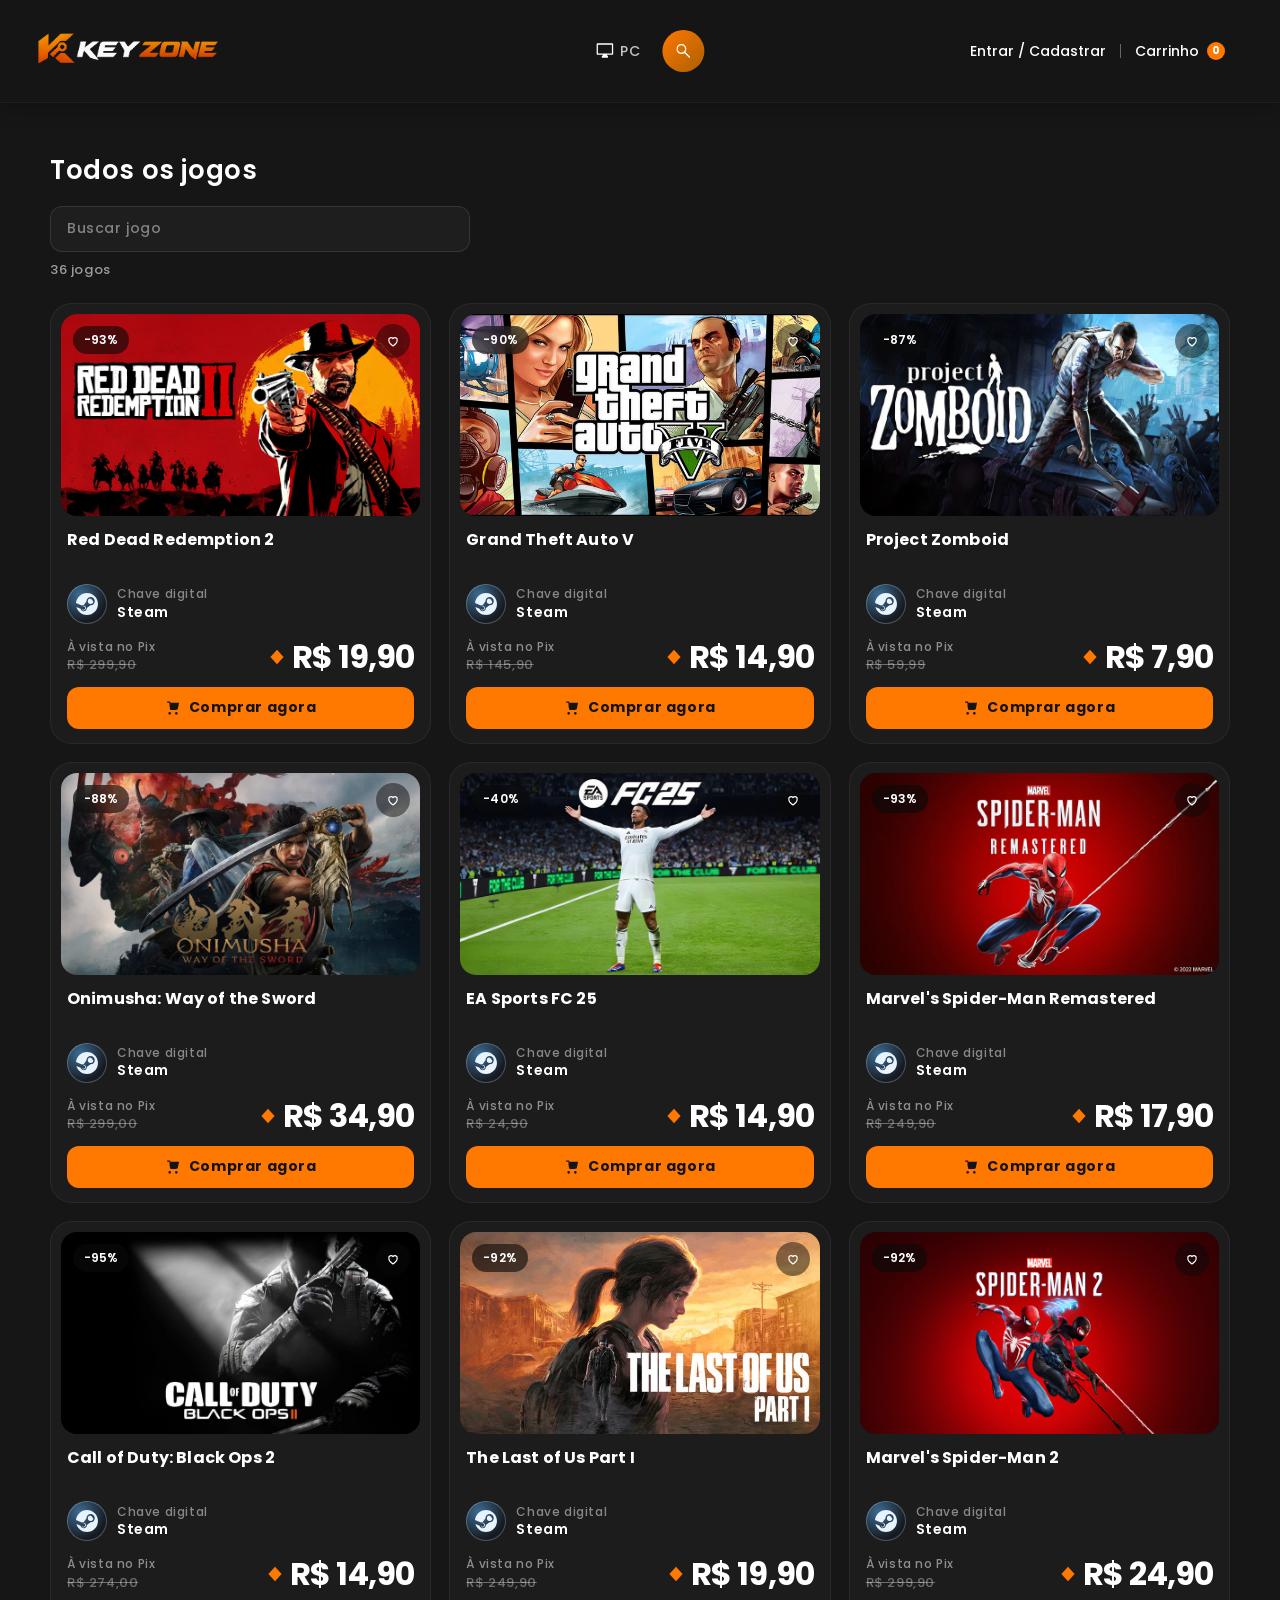
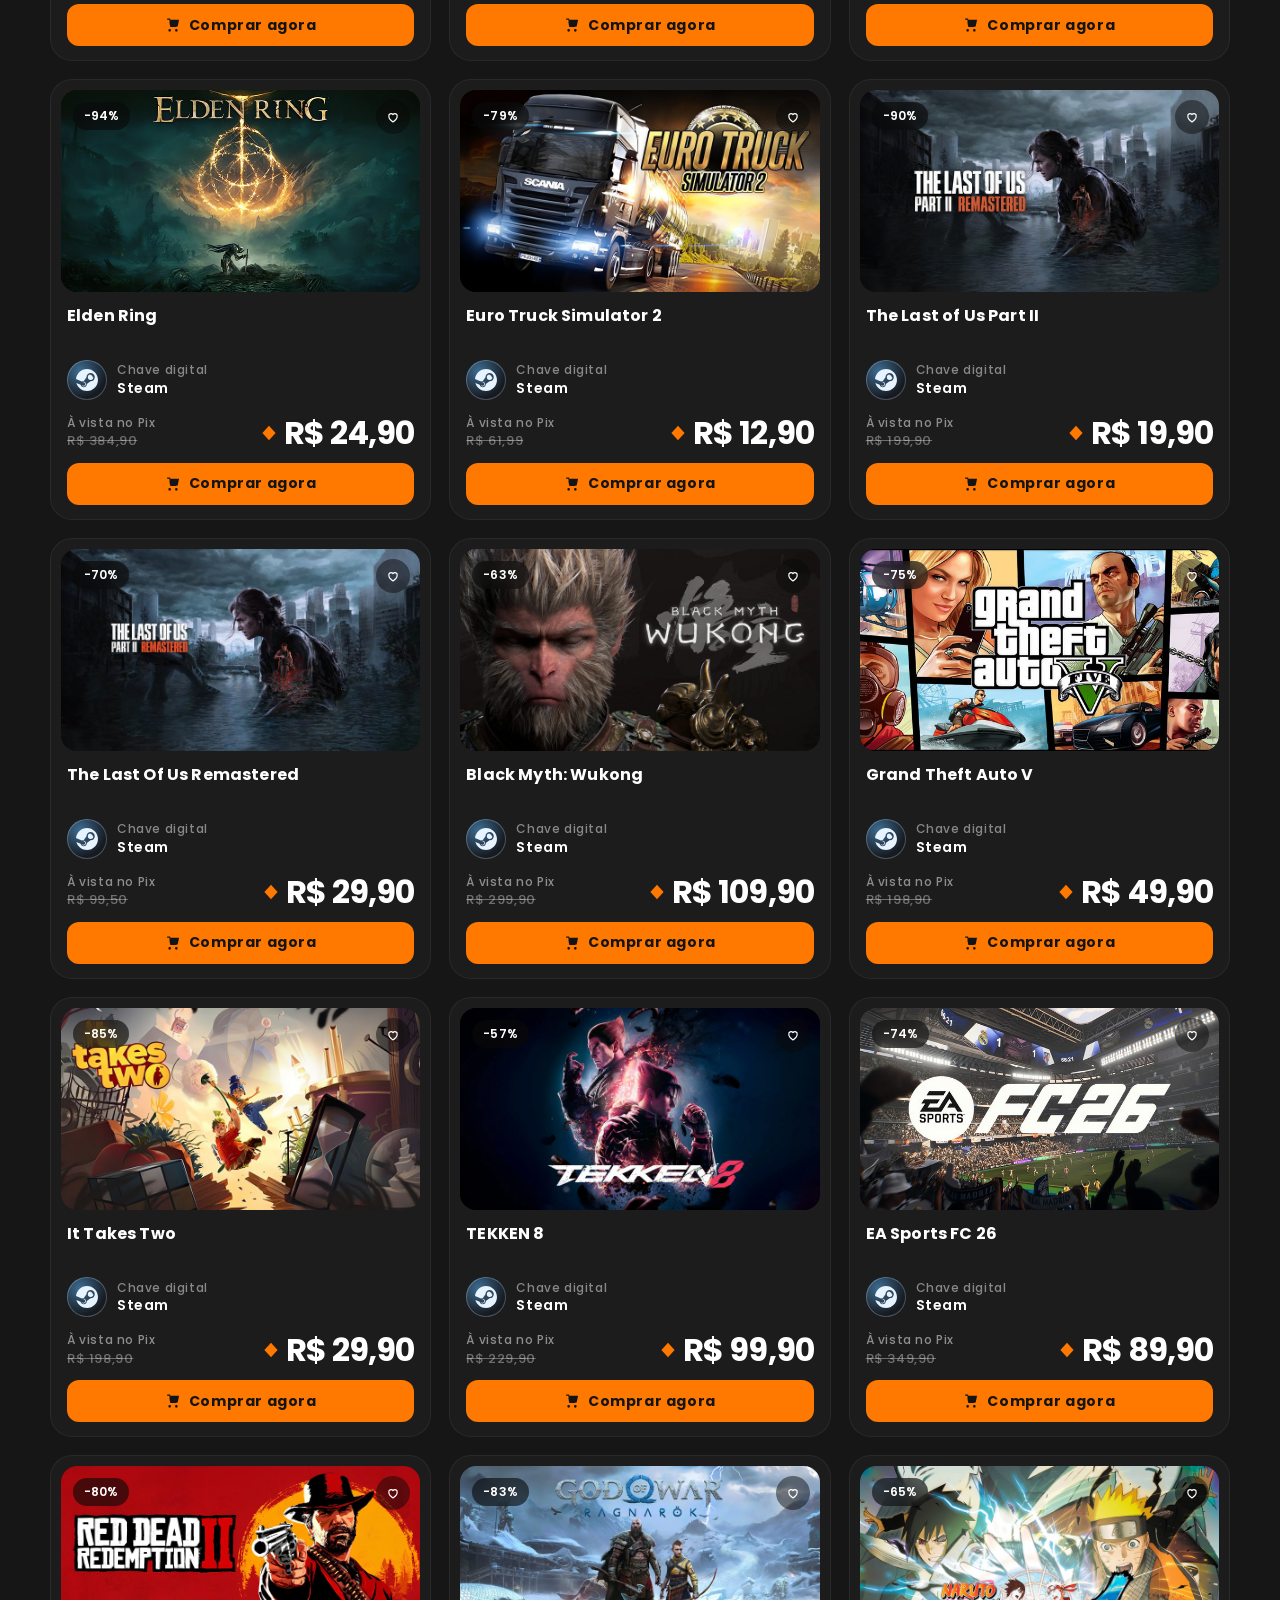
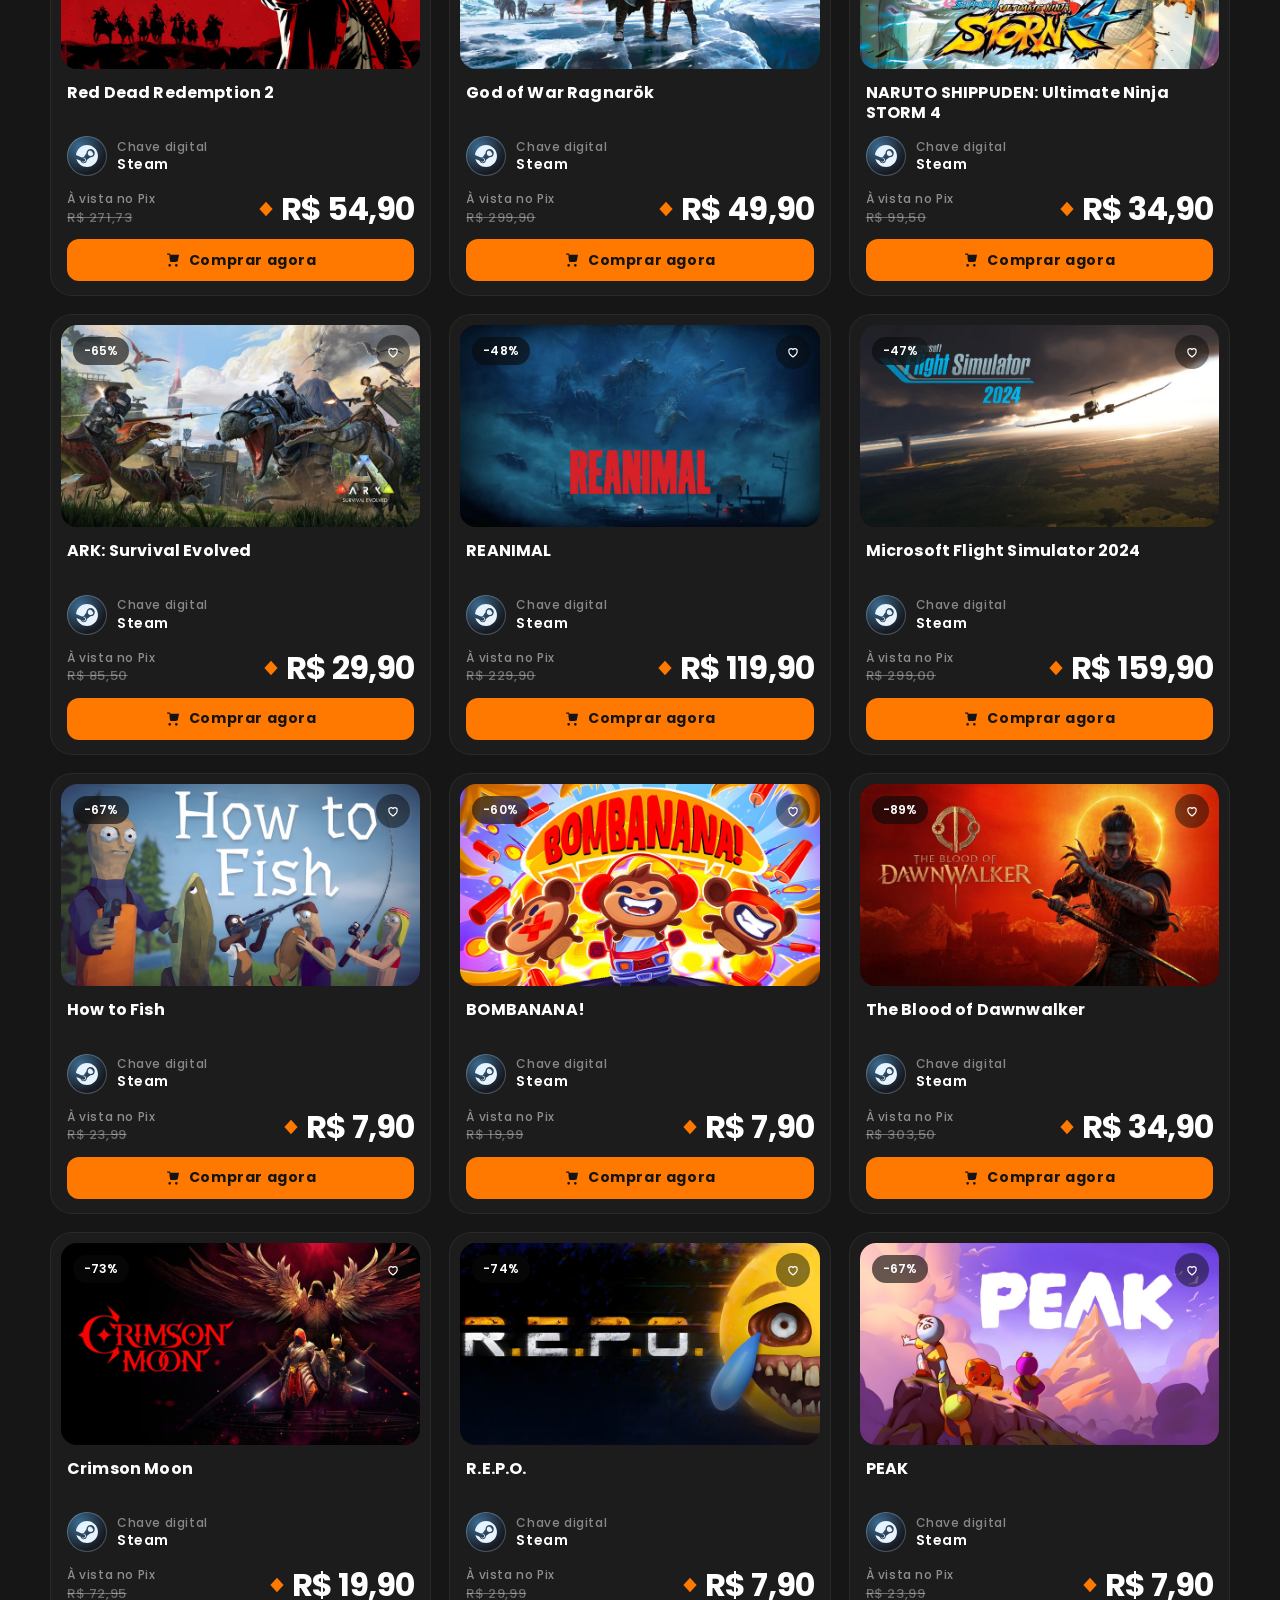
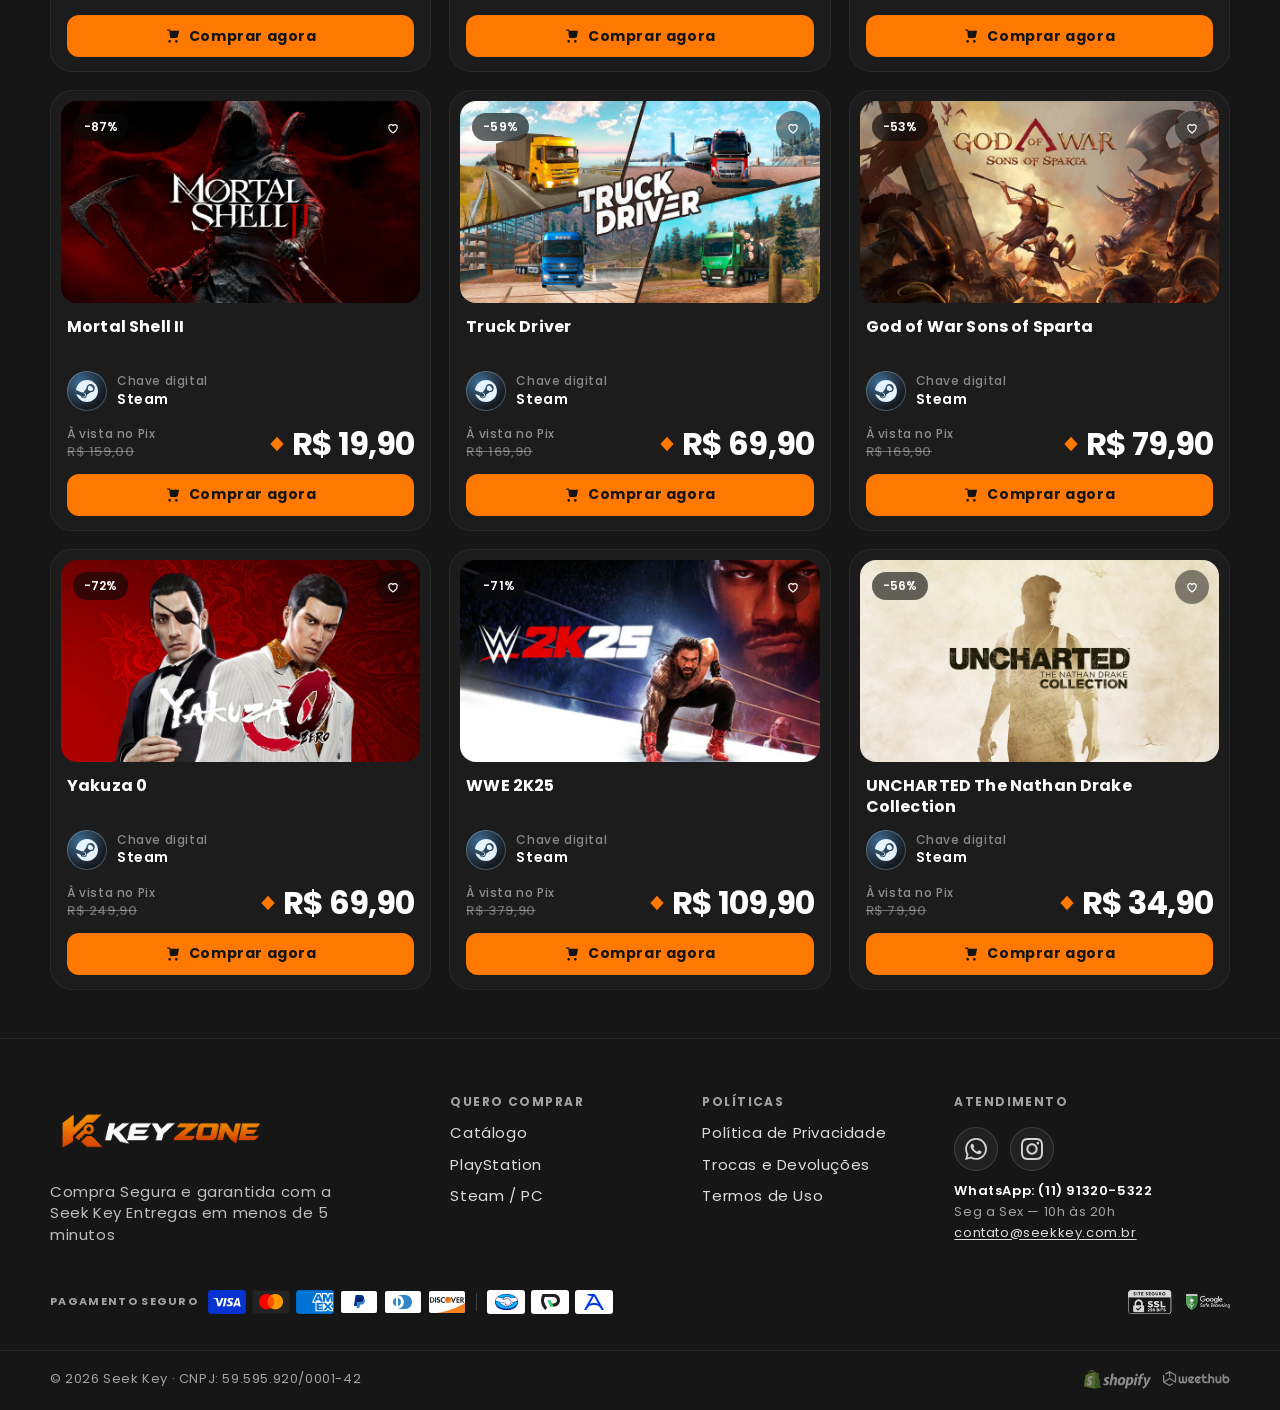
<file: keyzone/produtos.html>
<!DOCTYPE html>
<html class="js" lang="pt-BR">
<head>
  <meta charset="utf-8">
  <meta name="viewport" content="width=device-width, initial-scale=1">
  <title>Todos os jogos | Key Zone</title>
  <link rel="icon" type="image/png" href="images/keyzone-icon.png">
  <link rel="preconnect" href="https://fonts.googleapis.com">
  <link rel="preconnect" href="https://fonts.gstatic.com" crossorigin="">
  <link rel="stylesheet" href="https://fonts.googleapis.com/css2?family=Manrope:wght@500;600;700&amp;family=Poppins:wght@500;600;700&amp;display=swap">
  <style data-shopify="">
      @font-face {
  font-family: Poppins;
  font-weight: 400;
  font-style: normal;
  font-display: swap;
  src: url("fonts/poppins_n4.0ba78fa5af9b0e1a374041b3ceaadf0a43b41362.woff2") format("woff2"),
       url("fonts/poppins_n4.214741a72ff2596839fc9760ee7a770386cf16ca.woff") format("woff");
}

      @font-face {
  font-family: Poppins;
  font-weight: 700;
  font-style: normal;
  font-display: swap;
  src: url("fonts/poppins_n7.56758dcf284489feb014a026f3727f2f20a54626.woff2") format("woff2"),
       url("fonts/poppins_n7.f34f55d9b3d3205d2cd6f64955ff4b36f0cfd8da.woff") format("woff");
}

      @font-face {
  font-family: Poppins;
  font-weight: 400;
  font-style: italic;
  font-display: swap;
  src: url("fonts/poppins_i4.846ad1e22474f856bd6b81ba4585a60799a9f5d2.woff2") format("woff2"),
       url("fonts/poppins_i4.56b43284e8b52fc64c1fd271f289a39e8477e9ec.woff") format("woff");
}

      @font-face {
  font-family: Poppins;
  font-weight: 700;
  font-style: italic;
  font-display: swap;
  src: url("fonts/poppins_i7.42fd71da11e9d101e1e6c7932199f925f9eea42d.woff2") format("woff2"),
       url("fonts/poppins_i7.ec8499dbd7616004e21155106d13837fff4cf556.woff") format("woff");
}

      @font-face {
  font-family: Poppins;
  font-weight: 700;
  font-style: normal;
  font-display: swap;
  src: url("fonts/poppins_n7.56758dcf284489feb014a026f3727f2f20a54626.woff2") format("woff2"),
       url("fonts/poppins_n7.f34f55d9b3d3205d2cd6f64955ff4b36f0cfd8da.woff") format("woff");
}


      
        :root,
        .color-scheme-1 {
          --color-background: 22,22,22;
        
          --gradient-background: #161616;
        

        

        --color-foreground: 255,255,255;
        --color-background-contrast: 90,90,90;
        --color-shadow: 18,18,18;
        --color-button: 134,61,255;
        --color-button-text: 255,255,255;
        --color-secondary-button: 22,22,22;
        --color-secondary-button-text: 255,255,255;
        --color-link: 255,255,255;
        --color-badge-foreground: 255,255,255;
        --color-badge-background: 22,22,22;
        --color-badge-border: 255,255,255;
        --payment-terms-background-color: rgb(22 22 22);
      }
      
        
        .color-scheme-2 {
          --color-background: 243,243,243;
        
          --gradient-background: #f3f3f3;
        

        

        --color-foreground: 18,18,18;
        --color-background-contrast: 179,179,179;
        --color-shadow: 18,18,18;
        --color-button: 18,18,18;
        --color-button-text: 243,243,243;
        --color-secondary-button: 243,243,243;
        --color-secondary-button-text: 18,18,18;
        --color-link: 18,18,18;
        --color-badge-foreground: 18,18,18;
        --color-badge-background: 243,243,243;
        --color-badge-border: 18,18,18;
        --payment-terms-background-color: rgb(243 243 243);
      }
      
        
        .color-scheme-3 {
          --color-background: 30,30,30;
        
          --gradient-background: #1e1e1e;
        

        

        --color-foreground: 255,255,255;
        --color-background-contrast: 96,96,96;
        --color-shadow: 18,18,18;
        --color-button: 134,61,255;
        --color-button-text: 255,255,255;
        --color-secondary-button: 30,30,30;
        --color-secondary-button-text: 255,255,255;
        --color-link: 255,255,255;
        --color-badge-foreground: 255,255,255;
        --color-badge-background: 30,30,30;
        --color-badge-border: 255,255,255;
        --payment-terms-background-color: rgb(30 30 30);
      }
      
        
        .color-scheme-4 {
          --color-background: 22,22,22;
        
          --gradient-background: #161616;
        

        

        --color-foreground: 255,255,255;
        --color-background-contrast: 90,90,90;
        --color-shadow: 18,18,18;
        --color-button: 134,61,255;
        --color-button-text: 255,255,255;
        --color-secondary-button: 22,22,22;
        --color-secondary-button-text: 255,255,255;
        --color-link: 255,255,255;
        --color-badge-foreground: 255,255,255;
        --color-badge-background: 22,22,22;
        --color-badge-border: 255,255,255;
        --payment-terms-background-color: rgb(22 22 22);
      }
      
        
        .color-scheme-5 {
          --color-background: 51,79,180;
        
          --gradient-background: #334fb4;
        

        

        --color-foreground: 255,255,255;
        --color-background-contrast: 23,35,81;
        --color-shadow: 18,18,18;
        --color-button: 255,255,255;
        --color-button-text: 51,79,180;
        --color-secondary-button: 51,79,180;
        --color-secondary-button-text: 255,255,255;
        --color-link: 255,255,255;
        --color-badge-foreground: 255,255,255;
        --color-badge-background: 51,79,180;
        --color-badge-border: 255,255,255;
        --payment-terms-background-color: rgb(51 79 180);
      }
      

      body, .color-scheme-1, .color-scheme-2, .color-scheme-3, .color-scheme-4, .color-scheme-5 {
        color: rgba(var(--color-foreground), 0.75);
        background-color: rgb(var(--color-background));
      }

      :root {
        --font-body-family: Poppins, sans-serif;
        --font-body-style: normal;
        --font-body-weight: 400;
        --font-body-weight-bold: 700;

        --font-heading-family: Poppins, sans-serif;
        --font-heading-style: normal;
        --font-heading-weight: 700;

        --font-body-scale: 1.0;
        --font-heading-scale: 1.0;

        --media-padding: px;
        --media-border-opacity: 0.05;
        --media-border-width: 1px;
        --media-radius: 0px;
        --media-shadow-opacity: 0.0;
        --media-shadow-horizontal-offset: 0px;
        --media-shadow-vertical-offset: 4px;
        --media-shadow-blur-radius: 5px;
        --media-shadow-visible: 0;

        --page-width: 132rem;
        --page-width-margin: 0rem;

        --product-card-image-padding: 0.0rem;
        --product-card-corner-radius: 1.0rem;
        --product-card-text-alignment: left;
        --product-card-border-width: 0.0rem;
        --product-card-border-opacity: 0.1;
        --product-card-shadow-opacity: 0.0;
        --product-card-shadow-visible: 0;
        --product-card-shadow-horizontal-offset: 0.0rem;
        --product-card-shadow-vertical-offset: 0.4rem;
        --product-card-shadow-blur-radius: 0.5rem;

        --collection-card-image-padding: 0.0rem;
        --collection-card-corner-radius: 0.0rem;
        --collection-card-text-alignment: left;
        --collection-card-border-width: 0.0rem;
        --collection-card-border-opacity: 0.1;
        --collection-card-shadow-opacity: 0.0;
        --collection-card-shadow-visible: 0;
        --collection-card-shadow-horizontal-offset: 0.0rem;
        --collection-card-shadow-vertical-offset: 0.4rem;
        --collection-card-shadow-blur-radius: 0.5rem;

        --blog-card-image-padding: 0.0rem;
        --blog-card-corner-radius: 0.0rem;
        --blog-card-text-alignment: left;
        --blog-card-border-width: 0.0rem;
        --blog-card-border-opacity: 0.1;
        --blog-card-shadow-opacity: 0.0;
        --blog-card-shadow-visible: 0;
        --blog-card-shadow-horizontal-offset: 0.0rem;
        --blog-card-shadow-vertical-offset: 0.4rem;
        --blog-card-shadow-blur-radius: 0.5rem;

        --badge-corner-radius: 0.4rem;

        --popup-border-width: 1px;
        --popup-border-opacity: 0.1;
        --popup-corner-radius: 0px;
        --popup-shadow-opacity: 0.05;
        --popup-shadow-horizontal-offset: 0px;
        --popup-shadow-vertical-offset: 4px;
        --popup-shadow-blur-radius: 5px;

        --drawer-border-width: 1px;
        --drawer-border-opacity: 0.1;
        --drawer-shadow-opacity: 0.0;
        --drawer-shadow-horizontal-offset: 0px;
        --drawer-shadow-vertical-offset: 4px;
        --drawer-shadow-blur-radius: 5px;

        --spacing-sections-desktop: 36px;
        --spacing-sections-mobile: 25px;

        --grid-desktop-vertical-spacing: 20px;
        --grid-desktop-horizontal-spacing: 20px;
        --grid-mobile-vertical-spacing: 10px;
        --grid-mobile-horizontal-spacing: 10px;

        --text-boxes-border-opacity: 0.1;
        --text-boxes-border-width: 0px;
        --text-boxes-radius: 0px;
        --text-boxes-shadow-opacity: 0.0;
        --text-boxes-shadow-visible: 0;
        --text-boxes-shadow-horizontal-offset: 0px;
        --text-boxes-shadow-vertical-offset: 4px;
        --text-boxes-shadow-blur-radius: 5px;

        --buttons-radius: 0px;
        --buttons-radius-outset: 0px;
        --buttons-border-width: 1px;
        --buttons-border-opacity: 1.0;
        --buttons-shadow-opacity: 0.0;
        --buttons-shadow-visible: 0;
        --buttons-shadow-horizontal-offset: 0px;
        --buttons-shadow-vertical-offset: 4px;
        --buttons-shadow-blur-radius: 5px;
        --buttons-border-offset: 0px;

        --inputs-radius: 0px;
        --inputs-border-width: 1px;
        --inputs-border-opacity: 0.55;
        --inputs-shadow-opacity: 0.0;
        --inputs-shadow-horizontal-offset: 0px;
        --inputs-margin-offset: 0px;
        --inputs-shadow-vertical-offset: 4px;
        --inputs-shadow-blur-radius: 5px;
        --inputs-radius-outset: 0px;

        --variant-pills-radius: 40px;
        --variant-pills-border-width: 1px;
        --variant-pills-border-opacity: 0.55;
        --variant-pills-shadow-opacity: 0.0;
        --variant-pills-shadow-horizontal-offset: 0px;
        --variant-pills-shadow-vertical-offset: 4px;
        --variant-pills-shadow-blur-radius: 5px;
      }

      *,
      *::before,
      *::after {
        box-sizing: inherit;
      }

      html {
        box-sizing: border-box;
        font-size: calc(var(--font-body-scale) * 62.5%);
        height: 100%;
      }

      body {
        display: grid;
        grid-template-rows: auto auto 1fr auto;
        grid-template-columns: 100%;
        min-height: 100%;
        margin: 0;
        font-size: 1.5rem;
        letter-spacing: 0.06rem;
        line-height: calc(1 + 0.8 / var(--font-body-scale));
        font-family: var(--font-body-family);
        font-style: var(--font-body-style);
        font-weight: var(--font-body-weight);
      }

      @media screen and (min-width: 750px) {
        body {
          font-size: 1.6rem;
        }
      }
    </style>
  <link href="css/base.css" rel="stylesheet" type="text/css" media="all">
  <link href="css/tailwind.min.css" rel="stylesheet" type="text/css" media="all">
  <link href="css/component-cart-drawer.css" rel="stylesheet" type="text/css" media="all">
  <link href="css/sk-home-rail.css" rel="stylesheet" type="text/css" media="all">
  <link href="css/sk-catalog.css" rel="stylesheet" type="text/css" media="all">
</head>
<body class="gradient">
  <a class="skip-to-content-link button visually-hidden" href="#MainContent">Pular para o conteúdo</a>
<link href="css/component-cart.css" rel="stylesheet" type="text/css" media="all">

<script src="js/cart.js" defer="defer"></script>

<cart-drawer class="sk-cart-dropdown is-empty">
  <div id="CartDrawer" class="sk-cart-dropdown__panel">
    <div id="CartDrawer-Overlay" class="sk-cart-dropdown__overlay"></div>
    <div class="sk-cart-dropdown__inner">

      <div class="sk-cart-dropdown__header">
        <h2 class="sk-cart-dropdown__title">Carrinho <span class="sk-cart-dropdown__count">(0)</span></h2>
        <button class="sk-cart-dropdown__close" type="button" data-sk-cart-close="" aria-label="Fechar">
          <svg width="14" height="14" viewBox="0 0 14 14" fill="none"><path d="M1 1l12 12M13 1L1 13" stroke="currentColor" stroke-width="1.5" stroke-linecap="round"></path></svg>
        </button>
      </div><div class="sk-cart-dropdown__empty">
          <p class="sk-cart-dropdown__empty-text">Seu carrinho está vazio</p>
          <a href="produtos.html" class="sk-cart-dropdown__continue-btn">
            Continuar comprando
          </a>
        </div><cart-drawer-items class="is-empty">
        <form action="/cart" id="CartDrawer-Form" class="sk-cart-dropdown__form" method="post">
          <div id="CartDrawer-CartItems" class="sk-cart-dropdown__items js-contents"><p id="CartDrawer-LiveRegionText" class="visually-hidden" role="status"></p>
            <p id="CartDrawer-LineItemStatus" class="visually-hidden" aria-hidden="true" role="status">Carregando...</p>
          </div>
          <div id="CartDrawer-CartErrors" role="alert"></div>
        </form>
      </cart-drawer-items></div>
  </div>
</cart-drawer>

<script>
  (function(){
    if (window.__skCartCloseInit) return;
    window.__skCartCloseInit = true;
    document.addEventListener('click', function(e){
      var btn = e.target.closest('[data-sk-cart-close]');
      if (!btn) return;
      var drawer = btn.closest('cart-drawer');
      if (drawer && typeof drawer.close === 'function') drawer.close();
    });
  })();
</script>
<!-- BEGIN sections: header-group -->
<div id="shopify-section-sections--21499918287071__header" class="shopify-section shopify-section-group-header-group section-header"><link rel="stylesheet" href="css/component-list-menu.css" media="print" onload="this.media='all'">
<link rel="stylesheet" href="css/header-transparent.css">
<script src="js/header-transparent.js" defer=""></script>
<link rel="stylesheet" href="css/component-search.css" media="print" onload="this.media='all'">
<link rel="stylesheet" href="css/component-menu-drawer.css" media="print" onload="this.media='all'"><link rel="stylesheet" href="css/component-price.css" media="print" onload="this.media='all'"><style>
  header-drawer {
    justify-self: start;
    margin-left: -1.2rem;
  }@media screen and (min-width: 990px) {
      header-drawer {
        display: none;
      }
    }.menu-drawer-container {
    display: flex;
  }

  .list-menu {
    list-style: none;
    padding: 0;
    margin: 0;
    gap: 8px;
    margin-left: 40px;
  }

  @media screen and (max-width: 750px) {
    .list-menu {
      margin-left: 0px;
    }
  }

  .list-menu--inline {
    display: inline-flex;
    flex-wrap: wrap;
  }

  summary.list-menu__item {
    padding-right: 2.7rem;
  }

  .list-menu__item {
    display: flex;
    align-items: center;
    line-height: calc(1 + 0.3 / var(--font-body-scale));
    background: transparent;
    border-radius: 40px;
  }

  .list-menu__item--link {
    text-decoration: none;
    padding-bottom: 1rem;
    padding-top: 1rem;
    line-height: calc(1 + 0.8 / var(--font-body-scale));
  }

  @media screen and (min-width: 750px) {
    .list-menu__item--link {
      padding-bottom: 0.5rem;
      padding-top: 0.5rem;
    }
  }
</style><style data-shopify="">.header {
    padding: 10px 3rem 10px 3rem;
  }

  @media screen and (max-width: 920px) {
    .header {
      padding: 20px 2rem 20px 2rem;
    }
  }

  .section-header {
    position: sticky; /* This is for fixing a Safari z-index issue. PR #2147 */
    margin-bottom: 0px;
  }

  @media screen and (min-width: 750px) {
    .section-header {
      margin-bottom: 0px;
    }
  }

  @media screen and (min-width: 990px) {
    .header {
      padding-top: 20px;
      padding-bottom: 20px;
    }
  }</style>

<sticky-header data-sticky-type="on-scroll-up" class="header-wrapper  color-scheme-1 gradient header-wrapper--border-bottom"><header class="header header--middle-left header--mobile-center page-width header--has-menu header--has-social header--has-account">
    
<h1 class=""><a href="/" class="header__heading-link link link--text focus-inset"><div class="header__heading-logo-wrapper">
            
            <img src="images/keyzone-logo.png" alt="Key Zone" width="196" height="66" loading="eager" class="header__heading-logo motion-reduce" sizes="(max-width: 280px) 50vw, 196px">
          </div></a></h1><div class="show_desk-hidden-mob">
      

<nav class="header__inline-menu">
  <ul class="list-menu list-menu--inline" role="list"><li><a id="HeaderMenu-pc" href="/collections/steam" class="header__menu-item list-menu__item link link--text focus-inset"><svg class="mr-3" xmlns="http://www.w3.org/2000/svg" width="13" height="11" viewBox="0 0 13 11" fill="none">
                <path d="M11.9645 0H1.03496C0.464482 0 0 0.439044 0 0.978043V7.84348C0 8.38296 0.464482 8.82152 1.03496 8.82152H5.1588L4.16834 9.80339C4.09834 9.89617 4.06084 10.0067 4.06084 10.1205V10.4533C4.06084 10.5983 4.12184 10.737 4.23034 10.8398C4.33883 10.9426 4.48583 11 4.63882 11H8.36118C8.51467 11 8.66167 10.9426 8.76966 10.8398C8.87766 10.737 8.93866 10.5983 8.93916 10.4533V10.1205C8.93916 10.0067 8.90166 9.89617 8.83166 9.80339L7.8412 8.82152H11.965C12.5355 8.82152 13 8.38248 13 7.84348V0.978043C12.9995 0.439044 12.5355 0 11.9645 0ZM11.8435 7.72917H6.50025H1.15596V1.09283H11.844V7.72965L11.8435 7.72917Z" fill="white"></path>
              </svg><span>PC</span>
          </a></li>
<sk-search class="sk-search">
  <button type="button" class="sk-search__toggle" aria-haspopup="dialog" aria-expanded="false" aria-label="Pesquisar">
    <span class="svg-wrapper"><svg width="14" height="14" viewBox="0 0 14 14" fill="none" xmlns="http://www.w3.org/2000/svg">
<path d="M12.9756 13.9024L7.96822 8.89505C7.58204 9.22111 7.13382 9.47644 6.62355 9.66104C6.11328 9.8455 5.57031 9.93773 4.99464 9.93773C3.59874 9.93773 2.41729 9.45392 1.45029 8.48628C0.483432 7.51877 0 6.34633 0 4.96896C0 3.59159 0.483818 2.41909 1.45145 1.45145C2.41896 0.483817 3.59359 0 4.97534 0C6.35696 0 7.52939 0.483817 8.49265 1.45145C9.45604 2.41909 9.93773 3.59224 9.93773 4.97089C9.93773 5.52738 9.84762 6.06095 9.66741 6.57161C9.48719 7.08213 9.22543 7.55199 8.88211 7.98116L13.9024 12.9756L12.9756 13.9024ZM4.98171 8.65041C6.00083 8.65041 6.86703 8.29107 7.58031 7.57239C8.29371 6.85371 8.65041 5.9859 8.65041 4.96896C8.65041 3.95203 8.29371 3.08415 7.58031 2.36535C6.86703 1.64667 6.00083 1.28733 4.98171 1.28733C3.9555 1.28733 3.08319 1.64667 2.36477 2.36535C1.64647 3.08415 1.28733 3.95203 1.28733 4.96896C1.28733 5.9859 1.64647 6.85371 2.36477 7.57239C3.08319 8.29107 3.9555 8.65041 4.98171 8.65041Z" fill="#121116"></path>
</svg>
</span>
  </button>

  <div class="sk-search__panel" hidden="">
    <div class="sk-search__bar">
      <form action="/search" method="get" role="search" class="sk-search__form">
        <div class="sk-search__field">
          <label class="visually-hidden" for="SK-Search-Nav">Pesquisar</label>
          <input class="sk-search__input" id="SK-Search-Nav" type="search" name="q" value="" placeholder="Pesquisar" autocomplete="off" autocorrect="off" autocapitalize="off" spellcheck="false" role="combobox" aria-expanded="false" aria-controls="SK-Search-Nav-results" aria-autocomplete="list">
          <input type="hidden" name="options[prefix]" value="last"><input type="hidden" name="type" value="product"><a class="sk-search__adv" href="/search?type=product&amp;q=*">Busca avançada</a><button type="reset" class="sk-search__reset" aria-label="Limpar termo de pesquisa" hidden="">
            <span class="svg-wrapper"><svg fill="none" stroke="currentColor" class="icon icon-close" viewBox="0 0 18 18"><circle cx="9" cy="9" r="8.5" stroke-opacity=".2"></circle><path stroke-linecap="round" stroke-linejoin="round" d="M11.83 11.83 6.172 6.17M6.229 11.885l5.544-5.77"></path></svg>
</span>
          </button>
          <button type="submit" class="sk-search__submit" aria-label="Pesquisar">
            <span class="svg-wrapper"><svg fill="none" class="icon icon-search" viewBox="0 0 18 19"><path fill="currentColor" fill-rule="evenodd" d="M11.03 11.68A5.784 5.784 0 1 1 2.85 3.5a5.784 5.784 0 0 1 8.18 8.18m.26 1.12a6.78 6.78 0 1 1 .72-.7l5.4 5.4a.5.5 0 1 1-.71.7z" clip-rule="evenodd"></path></svg>
</span>
          </button>
        </div><div id="SK-Search-Nav-results" class="predictive-search sk-search__results" hidden=""></div>
      </form>
      <button type="button" class="sk-search__close" aria-label="Fechar">
        <span class="svg-wrapper"><svg xmlns="http://www.w3.org/2000/svg" fill="none" class="icon icon-close" viewBox="0 0 18 17"><path fill="currentColor" d="M.865 15.978a.5.5 0 0 0 .707.707l7.433-7.431 7.579 7.282a.501.501 0 0 0 .846-.37.5.5 0 0 0-.153-.351L9.712 8.546l7.417-7.416a.5.5 0 1 0-.707-.708L8.991 7.853 1.413.573a.5.5 0 1 0-.693.72l7.563 7.268z"></path></svg>
</span>
      </button>
    </div>
    <span class="sk-search__status visually-hidden" role="status"></span>
  </div>
</sk-search>

<link href="css/sk-search.css" rel="stylesheet" type="text/css" media="all">
<script src="js/sk-search.js" defer="defer"></script>

</ul>
</nav>


    </div><div class="header-search-mobile-wrapper">
      
<sk-search class="sk-search">
  <button type="button" class="sk-search__toggle" aria-haspopup="dialog" aria-expanded="false" aria-label="Pesquisar">
    <span class="svg-wrapper"><svg width="14" height="14" viewBox="0 0 14 14" fill="none" xmlns="http://www.w3.org/2000/svg">
<path d="M12.9756 13.9024L7.96822 8.89505C7.58204 9.22111 7.13382 9.47644 6.62355 9.66104C6.11328 9.8455 5.57031 9.93773 4.99464 9.93773C3.59874 9.93773 2.41729 9.45392 1.45029 8.48628C0.483432 7.51877 0 6.34633 0 4.96896C0 3.59159 0.483818 2.41909 1.45145 1.45145C2.41896 0.483817 3.59359 0 4.97534 0C6.35696 0 7.52939 0.483817 8.49265 1.45145C9.45604 2.41909 9.93773 3.59224 9.93773 4.97089C9.93773 5.52738 9.84762 6.06095 9.66741 6.57161C9.48719 7.08213 9.22543 7.55199 8.88211 7.98116L13.9024 12.9756L12.9756 13.9024ZM4.98171 8.65041C6.00083 8.65041 6.86703 8.29107 7.58031 7.57239C8.29371 6.85371 8.65041 5.9859 8.65041 4.96896C8.65041 3.95203 8.29371 3.08415 7.58031 2.36535C6.86703 1.64667 6.00083 1.28733 4.98171 1.28733C3.9555 1.28733 3.08319 1.64667 2.36477 2.36535C1.64647 3.08415 1.28733 3.95203 1.28733 4.96896C1.28733 5.9859 1.64647 6.85371 2.36477 7.57239C3.08319 8.29107 3.9555 8.65041 4.98171 8.65041Z" fill="#121116"></path>
</svg>
</span>
  </button>

  <div class="sk-search__panel" hidden="">
    <div class="sk-search__bar">
      <form action="/search" method="get" role="search" class="sk-search__form">
        <div class="sk-search__field">
          <label class="visually-hidden" for="SK-Search-Mobile">Pesquisar</label>
          <input class="sk-search__input" id="SK-Search-Mobile" type="search" name="q" value="" placeholder="Pesquisar" autocomplete="off" autocorrect="off" autocapitalize="off" spellcheck="false" role="combobox" aria-expanded="false" aria-controls="SK-Search-Mobile-results" aria-autocomplete="list">
          <input type="hidden" name="options[prefix]" value="last"><input type="hidden" name="type" value="product"><a class="sk-search__adv" href="/search?type=product&amp;q=*">Busca avançada</a><button type="reset" class="sk-search__reset" aria-label="Limpar termo de pesquisa" hidden="">
            <span class="svg-wrapper"><svg fill="none" stroke="currentColor" class="icon icon-close" viewBox="0 0 18 18"><circle cx="9" cy="9" r="8.5" stroke-opacity=".2"></circle><path stroke-linecap="round" stroke-linejoin="round" d="M11.83 11.83 6.172 6.17M6.229 11.885l5.544-5.77"></path></svg>
</span>
          </button>
          <button type="submit" class="sk-search__submit" aria-label="Pesquisar">
            <span class="svg-wrapper"><svg fill="none" class="icon icon-search" viewBox="0 0 18 19"><path fill="currentColor" fill-rule="evenodd" d="M11.03 11.68A5.784 5.784 0 1 1 2.85 3.5a5.784 5.784 0 0 1 8.18 8.18m.26 1.12a6.78 6.78 0 1 1 .72-.7l5.4 5.4a.5.5 0 1 1-.71.7z" clip-rule="evenodd"></path></svg>
</span>
          </button>
        </div><div id="SK-Search-Mobile-results" class="predictive-search sk-search__results" hidden=""></div>
      </form>
      <button type="button" class="sk-search__close" aria-label="Fechar">
        <span class="svg-wrapper"><svg xmlns="http://www.w3.org/2000/svg" fill="none" class="icon icon-close" viewBox="0 0 18 17"><path fill="currentColor" d="M.865 15.978a.5.5 0 0 0 .707.707l7.433-7.431 7.579 7.282a.501.501 0 0 0 .846-.37.5.5 0 0 0-.153-.351L9.712 8.546l7.417-7.416a.5.5 0 1 0-.707-.708L8.991 7.853 1.413.573a.5.5 0 1 0-.693.72l7.563 7.268z"></path></svg>
</span>
      </button>
    </div>
    <span class="sk-search__status visually-hidden" role="status"></span>
  </div>
</sk-search>

<link href="css/sk-search.css" rel="stylesheet" type="text/css" media="all">
<script src="js/sk-search.js" defer="defer"></script>

    </div><div class="header__icons header__icons--localization header-localization">
      <div class="desktop-localization-wrapper">
</div>
      
      
<div class="kz-header-actions">
<a href="https://secure.seekkey.com.br/conta/login" class="header__icon header__icon--account link focus-inset" rel="nofollow"><span class="kz-header-guest">Entrar / Cadastrar</span><span class="visually-hidden">Fazer login ou cadastrar</span></a>
<span class="kz-header-sep" aria-hidden="true"></span>
<a href="/cart" class="header__icon header__icon--cart link focus-inset" id="cart-icon-bubble">
        <span class="kz-header-cart-label">Carrinho</span>
        <span class="cart-count-bubble"><span aria-hidden="true">0</span><span class="visually-hidden">0 itens no carrinho</span></span>
        </a>
</div>
    </div>
    
  </header>

  <div class="show_mob-hidden-desk">
    

<nav class="header__inline-menu">
  <ul class="list-menu list-menu--inline" role="list"><li><a id="HeaderMenu-pc" href="/collections/steam" class="header__menu-item list-menu__item link link--text focus-inset"><svg class="mr-3" xmlns="http://www.w3.org/2000/svg" width="13" height="11" viewBox="0 0 13 11" fill="none">
                <path d="M11.9645 0H1.03496C0.464482 0 0 0.439044 0 0.978043V7.84348C0 8.38296 0.464482 8.82152 1.03496 8.82152H5.1588L4.16834 9.80339C4.09834 9.89617 4.06084 10.0067 4.06084 10.1205V10.4533C4.06084 10.5983 4.12184 10.737 4.23034 10.8398C4.33883 10.9426 4.48583 11 4.63882 11H8.36118C8.51467 11 8.66167 10.9426 8.76966 10.8398C8.87766 10.737 8.93866 10.5983 8.93916 10.4533V10.1205C8.93916 10.0067 8.90166 9.89617 8.83166 9.80339L7.8412 8.82152H11.965C12.5355 8.82152 13 8.38248 13 7.84348V0.978043C12.9995 0.439044 12.5355 0 11.9645 0ZM11.8435 7.72917H6.50025H1.15596V1.09283H11.844V7.72965L11.8435 7.72917Z" fill="white"></path>
              </svg><span>PC</span>
          </a></li></ul>
</nav>


  </div>

</sticky-header>





<script type="application/ld+json">
  {
    "@context": "http://schema.org",
    "@type": "Organization",
    "name": "Seek Key",
    
      "logo": "https://cdn.seekkey.com.br/brand/merchant-logo-square.png",
    
    "sameAs": [
      "",
      "",
      "",
      "https:\/\/www.instagram.com\/seekkeybrasil\/",
      "",
      "",
      "",
      "",
      "",
      "",
      ""
    ],
    "url": "https:\/\/seekkey.com.br"
  }
</script>
  <script type="application/ld+json">
    {
      "@context": "http://schema.org",
      "@type": "WebSite",
      "name": "Seek Key",
      "potentialAction": {
        "@type": "SearchAction",
        "target": "https:\/\/seekkey.com.br\/search?q={search_term_string}",
        "query-input": "required name=search_term_string"
      },
      "url": "https:\/\/seekkey.com.br"
    }
  </script>

</div>
<!-- END sections: header-group -->
<main id="MainContent" class="content-for-layout focus-none" role="main" tabindex="-1">
    <section class="skig-rail sk-hrail kz-page" aria-label="Todos os jogos">
      <div class="skig-rail__h">
        <h1 class="skig-rail__t">Todos os jogos</h1>
      </div>
      <form class="kz-find" role="search" onsubmit="return false">
        <label class="visually-hidden" for="kz-find" style="position:absolute;width:1px;height:1px;overflow:hidden;clip:rect(0 0 0 0)">Buscar jogo</label>
        <input class="kz-find__input" id="kz-find" type="search" placeholder="Buscar jogo" autocomplete="off">
        <p class="kz-count" data-kz-count></p>
      </form>
      <div class="kz-grid">
        <article class="kz-card" data-name="red dead redemption 2 steam red dead redemption 2 (steam/pc)">
  <div class="kz-card__media">
    <a class="kz-card__shot" href="/products/red-dead-redemption-2-steam?variant=48572900901087">
      <img src="images/unnamed_2_1.jpg" alt="Red Dead Redemption 2 – Mídia Digital (Steam/PC)" loading="lazy">
    </a>
    <span class="kz-card__pill">-93%</span>
    <button class="kz-card__fav" type="button" aria-label="Favoritar" aria-pressed="false"><svg viewBox="0 0 24 24" aria-hidden="true"><path d="M12 19.4s-6.2-3.9-6.2-8A3.55 3.55 0 0 1 12 8.3a3.55 3.55 0 0 1 6.2 3.1c0 4.1-6.2 8-6.2 8Z"/></svg></button>
  </div>
  <div class="kz-card__body">
    <h2 class="kz-card__title"><a href="/products/red-dead-redemption-2-steam?variant=48572900901087">Red Dead Redemption 2</a></h2>
    <div class="kz-card__who">
      <span class="kz-card__logo kz-card__logo--steam" aria-hidden="true"><svg viewBox="0 0 24 24"><path d="M11.979 0C5.678 0 .511 4.86.022 11.037l6.432 2.658c.545-.371 1.203-.59 1.912-.59.063 0 .125.004.188.006l2.861-4.142V8.91c0-2.495 2.028-4.524 4.524-4.524 2.494 0 4.524 2.029 4.524 4.524s-2.03 4.525-4.524 4.525h-.105l-4.076 2.911c0 .052.004.105.004.159 0 1.875-1.515 3.396-3.39 3.396-1.635 0-3.016-1.173-3.331-2.727L.436 15.27C1.862 20.307 6.486 24 11.979 24c6.627 0 11.999-5.373 11.999-12S18.606 0 11.979 0zM7.54 18.21l-1.473-.61c.262.543.714.999 1.314 1.25 1.297.539 2.793-.076 3.332-1.375.263-.63.264-1.319.005-1.949s-.75-1.121-1.377-1.383c-.624-.26-1.29-.249-1.878-.03l1.523.63c.956.4 1.409 1.5 1.009 2.455-.397.957-1.497 1.41-2.455 1.012zm11.415-9.303a3.015 3.015 0 1 1-3.015-3.015c0 1.665 1.35 3.015 3.015 3.015zm-5.273-.005c0-1.252 1.013-2.266 2.265-2.266 1.249 0 2.266 1.014 2.266 2.266 0 1.251-1.017 2.265-2.266 2.265-1.252 0-2.265-1.014-2.265-2.265z"/></svg></span>
      <p class="kz-card__who-txt">
        <span class="kz-card__who-k">Chave digital</span>
        <span class="kz-card__who-v">Steam</span>
      </p>
    </div>
    <div class="kz-card__foot">
      <p class="kz-card__bid"><span>À vista no Pix</span><s>R$ 299,90</s></p>
      <p class="kz-card__price"><svg class="kz-card__gem" viewBox="0 0 12 12" aria-hidden="true"><path d="M6 1.1 10.4 6 6 10.9 1.6 6Z"/></svg><strong>R$ 19,90</strong></p>
    </div>
    <a class="kz-card__buy" href="/products/red-dead-redemption-2-steam?variant=48572900901087"><svg viewBox="0 0 24 24" aria-hidden="true"><path d="M7 18a2 2 0 1 0 .001 4.001A2 2 0 0 0 7 18Zm10 0a2 2 0 1 0 .001 4.001A2 2 0 0 0 17 18ZM6.3 6l.5 2h11.7l-1.5 7H8.2L6.5 4.2H3.2V2.4h4.4l.4 1.6h13.1l-2.1 10.2H7.7L6.3 6Z"/></svg> Comprar agora</a>
  </div>
</article>
<article class="kz-card" data-name="grand theft auto v steam grand theft auto v (steam/pc)">
  <div class="kz-card__media">
    <a class="kz-card__shot" href="/products/grand-theft-auto-v-steam?variant=48572900704479">
      <img src="images/800453.jpg" alt="Grand Theft Auto V – Mídia Digital (Steam/PC)" loading="lazy">
    </a>
    <span class="kz-card__pill">-90%</span>
    <button class="kz-card__fav" type="button" aria-label="Favoritar" aria-pressed="false"><svg viewBox="0 0 24 24" aria-hidden="true"><path d="M12 19.4s-6.2-3.9-6.2-8A3.55 3.55 0 0 1 12 8.3a3.55 3.55 0 0 1 6.2 3.1c0 4.1-6.2 8-6.2 8Z"/></svg></button>
  </div>
  <div class="kz-card__body">
    <h2 class="kz-card__title"><a href="/products/grand-theft-auto-v-steam?variant=48572900704479">Grand Theft Auto V</a></h2>
    <div class="kz-card__who">
      <span class="kz-card__logo kz-card__logo--steam" aria-hidden="true"><svg viewBox="0 0 24 24"><path d="M11.979 0C5.678 0 .511 4.86.022 11.037l6.432 2.658c.545-.371 1.203-.59 1.912-.59.063 0 .125.004.188.006l2.861-4.142V8.91c0-2.495 2.028-4.524 4.524-4.524 2.494 0 4.524 2.029 4.524 4.524s-2.03 4.525-4.524 4.525h-.105l-4.076 2.911c0 .052.004.105.004.159 0 1.875-1.515 3.396-3.39 3.396-1.635 0-3.016-1.173-3.331-2.727L.436 15.27C1.862 20.307 6.486 24 11.979 24c6.627 0 11.999-5.373 11.999-12S18.606 0 11.979 0zM7.54 18.21l-1.473-.61c.262.543.714.999 1.314 1.25 1.297.539 2.793-.076 3.332-1.375.263-.63.264-1.319.005-1.949s-.75-1.121-1.377-1.383c-.624-.26-1.29-.249-1.878-.03l1.523.63c.956.4 1.409 1.5 1.009 2.455-.397.957-1.497 1.41-2.455 1.012zm11.415-9.303a3.015 3.015 0 1 1-3.015-3.015c0 1.665 1.35 3.015 3.015 3.015zm-5.273-.005c0-1.252 1.013-2.266 2.265-2.266 1.249 0 2.266 1.014 2.266 2.266 0 1.251-1.017 2.265-2.266 2.265-1.252 0-2.265-1.014-2.265-2.265z"/></svg></span>
      <p class="kz-card__who-txt">
        <span class="kz-card__who-k">Chave digital</span>
        <span class="kz-card__who-v">Steam</span>
      </p>
    </div>
    <div class="kz-card__foot">
      <p class="kz-card__bid"><span>À vista no Pix</span><s>R$ 145,90</s></p>
      <p class="kz-card__price"><svg class="kz-card__gem" viewBox="0 0 12 12" aria-hidden="true"><path d="M6 1.1 10.4 6 6 10.9 1.6 6Z"/></svg><strong>R$ 14,90</strong></p>
    </div>
    <a class="kz-card__buy" href="/products/grand-theft-auto-v-steam?variant=48572900704479"><svg viewBox="0 0 24 24" aria-hidden="true"><path d="M7 18a2 2 0 1 0 .001 4.001A2 2 0 0 0 7 18Zm10 0a2 2 0 1 0 .001 4.001A2 2 0 0 0 17 18ZM6.3 6l.5 2h11.7l-1.5 7H8.2L6.5 4.2H3.2V2.4h4.4l.4 1.6h13.1l-2.1 10.2H7.7L6.3 6Z"/></svg> Comprar agora</a>
  </div>
</article>
<article class="kz-card" data-name="project zomboid steam project zomboid (steam/pc)">
  <div class="kz-card__media">
    <a class="kz-card__shot" href="/products/project-zomboid-steam?variant=48572899066079">
      <img src="images/806450.jpg" alt="Project Zomboid – Mídia Digital (Steam/PC)" loading="lazy">
    </a>
    <span class="kz-card__pill">-87%</span>
    <button class="kz-card__fav" type="button" aria-label="Favoritar" aria-pressed="false"><svg viewBox="0 0 24 24" aria-hidden="true"><path d="M12 19.4s-6.2-3.9-6.2-8A3.55 3.55 0 0 1 12 8.3a3.55 3.55 0 0 1 6.2 3.1c0 4.1-6.2 8-6.2 8Z"/></svg></button>
  </div>
  <div class="kz-card__body">
    <h2 class="kz-card__title"><a href="/products/project-zomboid-steam?variant=48572899066079">Project Zomboid</a></h2>
    <div class="kz-card__who">
      <span class="kz-card__logo kz-card__logo--steam" aria-hidden="true"><svg viewBox="0 0 24 24"><path d="M11.979 0C5.678 0 .511 4.86.022 11.037l6.432 2.658c.545-.371 1.203-.59 1.912-.59.063 0 .125.004.188.006l2.861-4.142V8.91c0-2.495 2.028-4.524 4.524-4.524 2.494 0 4.524 2.029 4.524 4.524s-2.03 4.525-4.524 4.525h-.105l-4.076 2.911c0 .052.004.105.004.159 0 1.875-1.515 3.396-3.39 3.396-1.635 0-3.016-1.173-3.331-2.727L.436 15.27C1.862 20.307 6.486 24 11.979 24c6.627 0 11.999-5.373 11.999-12S18.606 0 11.979 0zM7.54 18.21l-1.473-.61c.262.543.714.999 1.314 1.25 1.297.539 2.793-.076 3.332-1.375.263-.63.264-1.319.005-1.949s-.75-1.121-1.377-1.383c-.624-.26-1.29-.249-1.878-.03l1.523.63c.956.4 1.409 1.5 1.009 2.455-.397.957-1.497 1.41-2.455 1.012zm11.415-9.303a3.015 3.015 0 1 1-3.015-3.015c0 1.665 1.35 3.015 3.015 3.015zm-5.273-.005c0-1.252 1.013-2.266 2.265-2.266 1.249 0 2.266 1.014 2.266 2.266 0 1.251-1.017 2.265-2.266 2.265-1.252 0-2.265-1.014-2.265-2.265z"/></svg></span>
      <p class="kz-card__who-txt">
        <span class="kz-card__who-k">Chave digital</span>
        <span class="kz-card__who-v">Steam</span>
      </p>
    </div>
    <div class="kz-card__foot">
      <p class="kz-card__bid"><span>À vista no Pix</span><s>R$ 59,99</s></p>
      <p class="kz-card__price"><svg class="kz-card__gem" viewBox="0 0 12 12" aria-hidden="true"><path d="M6 1.1 10.4 6 6 10.9 1.6 6Z"/></svg><strong>R$ 7,90</strong></p>
    </div>
    <a class="kz-card__buy" href="/products/project-zomboid-steam?variant=48572899066079"><svg viewBox="0 0 24 24" aria-hidden="true"><path d="M7 18a2 2 0 1 0 .001 4.001A2 2 0 0 0 7 18Zm10 0a2 2 0 1 0 .001 4.001A2 2 0 0 0 17 18ZM6.3 6l.5 2h11.7l-1.5 7H8.2L6.5 4.2H3.2V2.4h4.4l.4 1.6h13.1l-2.1 10.2H7.7L6.3 6Z"/></svg> Comprar agora</a>
  </div>
</article>
<article class="kz-card" data-name="onimusha: way of the sword steam onimusha: way of the sword (steam/pc)">
  <div class="kz-card__media">
    <a class="kz-card__shot" href="/products/onimusha-way-of-the-sword-steam?variant=51313555603679">
      <img src="images/onimusha-way-of-the-sword-steam-cover_2.jpg" alt="Onimusha: Way of the Sword – Mídia Digital (Steam/PC)" loading="lazy">
    </a>
    <span class="kz-card__pill">-88%</span>
    <button class="kz-card__fav" type="button" aria-label="Favoritar" aria-pressed="false"><svg viewBox="0 0 24 24" aria-hidden="true"><path d="M12 19.4s-6.2-3.9-6.2-8A3.55 3.55 0 0 1 12 8.3a3.55 3.55 0 0 1 6.2 3.1c0 4.1-6.2 8-6.2 8Z"/></svg></button>
  </div>
  <div class="kz-card__body">
    <h2 class="kz-card__title"><a href="/products/onimusha-way-of-the-sword-steam?variant=51313555603679">Onimusha: Way of the Sword</a></h2>
    <div class="kz-card__who">
      <span class="kz-card__logo kz-card__logo--steam" aria-hidden="true"><svg viewBox="0 0 24 24"><path d="M11.979 0C5.678 0 .511 4.86.022 11.037l6.432 2.658c.545-.371 1.203-.59 1.912-.59.063 0 .125.004.188.006l2.861-4.142V8.91c0-2.495 2.028-4.524 4.524-4.524 2.494 0 4.524 2.029 4.524 4.524s-2.03 4.525-4.524 4.525h-.105l-4.076 2.911c0 .052.004.105.004.159 0 1.875-1.515 3.396-3.39 3.396-1.635 0-3.016-1.173-3.331-2.727L.436 15.27C1.862 20.307 6.486 24 11.979 24c6.627 0 11.999-5.373 11.999-12S18.606 0 11.979 0zM7.54 18.21l-1.473-.61c.262.543.714.999 1.314 1.25 1.297.539 2.793-.076 3.332-1.375.263-.63.264-1.319.005-1.949s-.75-1.121-1.377-1.383c-.624-.26-1.29-.249-1.878-.03l1.523.63c.956.4 1.409 1.5 1.009 2.455-.397.957-1.497 1.41-2.455 1.012zm11.415-9.303a3.015 3.015 0 1 1-3.015-3.015c0 1.665 1.35 3.015 3.015 3.015zm-5.273-.005c0-1.252 1.013-2.266 2.265-2.266 1.249 0 2.266 1.014 2.266 2.266 0 1.251-1.017 2.265-2.266 2.265-1.252 0-2.265-1.014-2.265-2.265z"/></svg></span>
      <p class="kz-card__who-txt">
        <span class="kz-card__who-k">Chave digital</span>
        <span class="kz-card__who-v">Steam</span>
      </p>
    </div>
    <div class="kz-card__foot">
      <p class="kz-card__bid"><span>À vista no Pix</span><s>R$ 299,00</s></p>
      <p class="kz-card__price"><svg class="kz-card__gem" viewBox="0 0 12 12" aria-hidden="true"><path d="M6 1.1 10.4 6 6 10.9 1.6 6Z"/></svg><strong>R$ 34,90</strong></p>
    </div>
    <a class="kz-card__buy" href="/products/onimusha-way-of-the-sword-steam?variant=51313555603679"><svg viewBox="0 0 24 24" aria-hidden="true"><path d="M7 18a2 2 0 1 0 .001 4.001A2 2 0 0 0 7 18Zm10 0a2 2 0 1 0 .001 4.001A2 2 0 0 0 17 18ZM6.3 6l.5 2h11.7l-1.5 7H8.2L6.5 4.2H3.2V2.4h4.4l.4 1.6h13.1l-2.1 10.2H7.7L6.3 6Z"/></svg> Comprar agora</a>
  </div>
</article>
<article class="kz-card" data-name="ea sports fc 25 steam ea sports fc 25 (steam/pc)">
  <div class="kz-card__media">
    <a class="kz-card__shot" href="/products/ea-sports-fc-25-steam?variant=48572899393759">
      <img src="images/802328.jpg" alt="EA Sports FC 25 – Mídia Digital (Steam/PC)" loading="lazy">
    </a>
    <span class="kz-card__pill">-40%</span>
    <button class="kz-card__fav" type="button" aria-label="Favoritar" aria-pressed="false"><svg viewBox="0 0 24 24" aria-hidden="true"><path d="M12 19.4s-6.2-3.9-6.2-8A3.55 3.55 0 0 1 12 8.3a3.55 3.55 0 0 1 6.2 3.1c0 4.1-6.2 8-6.2 8Z"/></svg></button>
  </div>
  <div class="kz-card__body">
    <h2 class="kz-card__title"><a href="/products/ea-sports-fc-25-steam?variant=48572899393759">EA Sports FC 25</a></h2>
    <div class="kz-card__who">
      <span class="kz-card__logo kz-card__logo--steam" aria-hidden="true"><svg viewBox="0 0 24 24"><path d="M11.979 0C5.678 0 .511 4.86.022 11.037l6.432 2.658c.545-.371 1.203-.59 1.912-.59.063 0 .125.004.188.006l2.861-4.142V8.91c0-2.495 2.028-4.524 4.524-4.524 2.494 0 4.524 2.029 4.524 4.524s-2.03 4.525-4.524 4.525h-.105l-4.076 2.911c0 .052.004.105.004.159 0 1.875-1.515 3.396-3.39 3.396-1.635 0-3.016-1.173-3.331-2.727L.436 15.27C1.862 20.307 6.486 24 11.979 24c6.627 0 11.999-5.373 11.999-12S18.606 0 11.979 0zM7.54 18.21l-1.473-.61c.262.543.714.999 1.314 1.25 1.297.539 2.793-.076 3.332-1.375.263-.63.264-1.319.005-1.949s-.75-1.121-1.377-1.383c-.624-.26-1.29-.249-1.878-.03l1.523.63c.956.4 1.409 1.5 1.009 2.455-.397.957-1.497 1.41-2.455 1.012zm11.415-9.303a3.015 3.015 0 1 1-3.015-3.015c0 1.665 1.35 3.015 3.015 3.015zm-5.273-.005c0-1.252 1.013-2.266 2.265-2.266 1.249 0 2.266 1.014 2.266 2.266 0 1.251-1.017 2.265-2.266 2.265-1.252 0-2.265-1.014-2.265-2.265z"/></svg></span>
      <p class="kz-card__who-txt">
        <span class="kz-card__who-k">Chave digital</span>
        <span class="kz-card__who-v">Steam</span>
      </p>
    </div>
    <div class="kz-card__foot">
      <p class="kz-card__bid"><span>À vista no Pix</span><s>R$ 24,90</s></p>
      <p class="kz-card__price"><svg class="kz-card__gem" viewBox="0 0 12 12" aria-hidden="true"><path d="M6 1.1 10.4 6 6 10.9 1.6 6Z"/></svg><strong>R$ 14,90</strong></p>
    </div>
    <a class="kz-card__buy" href="/products/ea-sports-fc-25-steam?variant=48572899393759"><svg viewBox="0 0 24 24" aria-hidden="true"><path d="M7 18a2 2 0 1 0 .001 4.001A2 2 0 0 0 7 18Zm10 0a2 2 0 1 0 .001 4.001A2 2 0 0 0 17 18ZM6.3 6l.5 2h11.7l-1.5 7H8.2L6.5 4.2H3.2V2.4h4.4l.4 1.6h13.1l-2.1 10.2H7.7L6.3 6Z"/></svg> Comprar agora</a>
  </div>
</article>
<article class="kz-card" data-name="marvel&#x27;s spider-man remastered steam marvel&#x27;s spider-man remastered (steam/pc)">
  <div class="kz-card__media">
    <a class="kz-card__shot" href="/products/marvels-spider-man-remastered-steam?variant=48572899918047">
      <img src="images/800462.jpg" alt="Marvel&#x27;s Spider-Man Remastered – Mídia Digital (Steam/PC)" loading="lazy">
    </a>
    <span class="kz-card__pill">-93%</span>
    <button class="kz-card__fav" type="button" aria-label="Favoritar" aria-pressed="false"><svg viewBox="0 0 24 24" aria-hidden="true"><path d="M12 19.4s-6.2-3.9-6.2-8A3.55 3.55 0 0 1 12 8.3a3.55 3.55 0 0 1 6.2 3.1c0 4.1-6.2 8-6.2 8Z"/></svg></button>
  </div>
  <div class="kz-card__body">
    <h2 class="kz-card__title"><a href="/products/marvels-spider-man-remastered-steam?variant=48572899918047">Marvel&#x27;s Spider-Man Remastered</a></h2>
    <div class="kz-card__who">
      <span class="kz-card__logo kz-card__logo--steam" aria-hidden="true"><svg viewBox="0 0 24 24"><path d="M11.979 0C5.678 0 .511 4.86.022 11.037l6.432 2.658c.545-.371 1.203-.59 1.912-.59.063 0 .125.004.188.006l2.861-4.142V8.91c0-2.495 2.028-4.524 4.524-4.524 2.494 0 4.524 2.029 4.524 4.524s-2.03 4.525-4.524 4.525h-.105l-4.076 2.911c0 .052.004.105.004.159 0 1.875-1.515 3.396-3.39 3.396-1.635 0-3.016-1.173-3.331-2.727L.436 15.27C1.862 20.307 6.486 24 11.979 24c6.627 0 11.999-5.373 11.999-12S18.606 0 11.979 0zM7.54 18.21l-1.473-.61c.262.543.714.999 1.314 1.25 1.297.539 2.793-.076 3.332-1.375.263-.63.264-1.319.005-1.949s-.75-1.121-1.377-1.383c-.624-.26-1.29-.249-1.878-.03l1.523.63c.956.4 1.409 1.5 1.009 2.455-.397.957-1.497 1.41-2.455 1.012zm11.415-9.303a3.015 3.015 0 1 1-3.015-3.015c0 1.665 1.35 3.015 3.015 3.015zm-5.273-.005c0-1.252 1.013-2.266 2.265-2.266 1.249 0 2.266 1.014 2.266 2.266 0 1.251-1.017 2.265-2.266 2.265-1.252 0-2.265-1.014-2.265-2.265z"/></svg></span>
      <p class="kz-card__who-txt">
        <span class="kz-card__who-k">Chave digital</span>
        <span class="kz-card__who-v">Steam</span>
      </p>
    </div>
    <div class="kz-card__foot">
      <p class="kz-card__bid"><span>À vista no Pix</span><s>R$ 249,90</s></p>
      <p class="kz-card__price"><svg class="kz-card__gem" viewBox="0 0 12 12" aria-hidden="true"><path d="M6 1.1 10.4 6 6 10.9 1.6 6Z"/></svg><strong>R$ 17,90</strong></p>
    </div>
    <a class="kz-card__buy" href="/products/marvels-spider-man-remastered-steam?variant=48572899918047"><svg viewBox="0 0 24 24" aria-hidden="true"><path d="M7 18a2 2 0 1 0 .001 4.001A2 2 0 0 0 7 18Zm10 0a2 2 0 1 0 .001 4.001A2 2 0 0 0 17 18ZM6.3 6l.5 2h11.7l-1.5 7H8.2L6.5 4.2H3.2V2.4h4.4l.4 1.6h13.1l-2.1 10.2H7.7L6.3 6Z"/></svg> Comprar agora</a>
  </div>
</article>
<article class="kz-card" data-name="call of duty: black ops 2 steam call of duty: black ops 2 (steam/pc)">
  <div class="kz-card__media">
    <a class="kz-card__shot" href="/products/call-of-duty-black-ops-2-steam?variant=48572899164383">
      <img src="images/806448-horizontal.jpg" alt="Call of Duty: Black Ops 2 – Mídia Digital (Steam/PC)" loading="lazy">
    </a>
    <span class="kz-card__pill">-95%</span>
    <button class="kz-card__fav" type="button" aria-label="Favoritar" aria-pressed="false"><svg viewBox="0 0 24 24" aria-hidden="true"><path d="M12 19.4s-6.2-3.9-6.2-8A3.55 3.55 0 0 1 12 8.3a3.55 3.55 0 0 1 6.2 3.1c0 4.1-6.2 8-6.2 8Z"/></svg></button>
  </div>
  <div class="kz-card__body">
    <h2 class="kz-card__title"><a href="/products/call-of-duty-black-ops-2-steam?variant=48572899164383">Call of Duty: Black Ops 2</a></h2>
    <div class="kz-card__who">
      <span class="kz-card__logo kz-card__logo--steam" aria-hidden="true"><svg viewBox="0 0 24 24"><path d="M11.979 0C5.678 0 .511 4.86.022 11.037l6.432 2.658c.545-.371 1.203-.59 1.912-.59.063 0 .125.004.188.006l2.861-4.142V8.91c0-2.495 2.028-4.524 4.524-4.524 2.494 0 4.524 2.029 4.524 4.524s-2.03 4.525-4.524 4.525h-.105l-4.076 2.911c0 .052.004.105.004.159 0 1.875-1.515 3.396-3.39 3.396-1.635 0-3.016-1.173-3.331-2.727L.436 15.27C1.862 20.307 6.486 24 11.979 24c6.627 0 11.999-5.373 11.999-12S18.606 0 11.979 0zM7.54 18.21l-1.473-.61c.262.543.714.999 1.314 1.25 1.297.539 2.793-.076 3.332-1.375.263-.63.264-1.319.005-1.949s-.75-1.121-1.377-1.383c-.624-.26-1.29-.249-1.878-.03l1.523.63c.956.4 1.409 1.5 1.009 2.455-.397.957-1.497 1.41-2.455 1.012zm11.415-9.303a3.015 3.015 0 1 1-3.015-3.015c0 1.665 1.35 3.015 3.015 3.015zm-5.273-.005c0-1.252 1.013-2.266 2.265-2.266 1.249 0 2.266 1.014 2.266 2.266 0 1.251-1.017 2.265-2.266 2.265-1.252 0-2.265-1.014-2.265-2.265z"/></svg></span>
      <p class="kz-card__who-txt">
        <span class="kz-card__who-k">Chave digital</span>
        <span class="kz-card__who-v">Steam</span>
      </p>
    </div>
    <div class="kz-card__foot">
      <p class="kz-card__bid"><span>À vista no Pix</span><s>R$ 274,00</s></p>
      <p class="kz-card__price"><svg class="kz-card__gem" viewBox="0 0 12 12" aria-hidden="true"><path d="M6 1.1 10.4 6 6 10.9 1.6 6Z"/></svg><strong>R$ 14,90</strong></p>
    </div>
    <a class="kz-card__buy" href="/products/call-of-duty-black-ops-2-steam?variant=48572899164383"><svg viewBox="0 0 24 24" aria-hidden="true"><path d="M7 18a2 2 0 1 0 .001 4.001A2 2 0 0 0 7 18Zm10 0a2 2 0 1 0 .001 4.001A2 2 0 0 0 17 18ZM6.3 6l.5 2h11.7l-1.5 7H8.2L6.5 4.2H3.2V2.4h4.4l.4 1.6h13.1l-2.1 10.2H7.7L6.3 6Z"/></svg> Comprar agora</a>
  </div>
</article>
<article class="kz-card" data-name="the last of us part i steam the last of us part i (steam/pc)">
  <div class="kz-card__media">
    <a class="kz-card__shot" href="/products/the-last-of-us-part-i-steam?variant=48572899885279">
      <img src="images/tlou1-9287691206879.webp" alt="The Last of Us Part I – Mídia Digital (Steam/PC)" loading="lazy">
    </a>
    <span class="kz-card__pill">-92%</span>
    <button class="kz-card__fav" type="button" aria-label="Favoritar" aria-pressed="false"><svg viewBox="0 0 24 24" aria-hidden="true"><path d="M12 19.4s-6.2-3.9-6.2-8A3.55 3.55 0 0 1 12 8.3a3.55 3.55 0 0 1 6.2 3.1c0 4.1-6.2 8-6.2 8Z"/></svg></button>
  </div>
  <div class="kz-card__body">
    <h2 class="kz-card__title"><a href="/products/the-last-of-us-part-i-steam?variant=48572899885279">The Last of Us Part I</a></h2>
    <div class="kz-card__who">
      <span class="kz-card__logo kz-card__logo--steam" aria-hidden="true"><svg viewBox="0 0 24 24"><path d="M11.979 0C5.678 0 .511 4.86.022 11.037l6.432 2.658c.545-.371 1.203-.59 1.912-.59.063 0 .125.004.188.006l2.861-4.142V8.91c0-2.495 2.028-4.524 4.524-4.524 2.494 0 4.524 2.029 4.524 4.524s-2.03 4.525-4.524 4.525h-.105l-4.076 2.911c0 .052.004.105.004.159 0 1.875-1.515 3.396-3.39 3.396-1.635 0-3.016-1.173-3.331-2.727L.436 15.27C1.862 20.307 6.486 24 11.979 24c6.627 0 11.999-5.373 11.999-12S18.606 0 11.979 0zM7.54 18.21l-1.473-.61c.262.543.714.999 1.314 1.25 1.297.539 2.793-.076 3.332-1.375.263-.63.264-1.319.005-1.949s-.75-1.121-1.377-1.383c-.624-.26-1.29-.249-1.878-.03l1.523.63c.956.4 1.409 1.5 1.009 2.455-.397.957-1.497 1.41-2.455 1.012zm11.415-9.303a3.015 3.015 0 1 1-3.015-3.015c0 1.665 1.35 3.015 3.015 3.015zm-5.273-.005c0-1.252 1.013-2.266 2.265-2.266 1.249 0 2.266 1.014 2.266 2.266 0 1.251-1.017 2.265-2.266 2.265-1.252 0-2.265-1.014-2.265-2.265z"/></svg></span>
      <p class="kz-card__who-txt">
        <span class="kz-card__who-k">Chave digital</span>
        <span class="kz-card__who-v">Steam</span>
      </p>
    </div>
    <div class="kz-card__foot">
      <p class="kz-card__bid"><span>À vista no Pix</span><s>R$ 249,90</s></p>
      <p class="kz-card__price"><svg class="kz-card__gem" viewBox="0 0 12 12" aria-hidden="true"><path d="M6 1.1 10.4 6 6 10.9 1.6 6Z"/></svg><strong>R$ 19,90</strong></p>
    </div>
    <a class="kz-card__buy" href="/products/the-last-of-us-part-i-steam?variant=48572899885279"><svg viewBox="0 0 24 24" aria-hidden="true"><path d="M7 18a2 2 0 1 0 .001 4.001A2 2 0 0 0 7 18Zm10 0a2 2 0 1 0 .001 4.001A2 2 0 0 0 17 18ZM6.3 6l.5 2h11.7l-1.5 7H8.2L6.5 4.2H3.2V2.4h4.4l.4 1.6h13.1l-2.1 10.2H7.7L6.3 6Z"/></svg> Comprar agora</a>
  </div>
</article>
<article class="kz-card" data-name="marvel&#x27;s spider-man 2 steam marvel&#x27;s spider-man 2 (steam/pc)">
  <div class="kz-card__media">
    <a class="kz-card__shot" href="/products/marvels-spider-man-2-steam?variant=48572899459295">
      <img src="images/marvels-spider-man-2_2.png" alt="Marvel&#x27;s Spider-Man 2 – Mídia Digital (Steam/PC)" loading="lazy">
    </a>
    <span class="kz-card__pill">-92%</span>
    <button class="kz-card__fav" type="button" aria-label="Favoritar" aria-pressed="false"><svg viewBox="0 0 24 24" aria-hidden="true"><path d="M12 19.4s-6.2-3.9-6.2-8A3.55 3.55 0 0 1 12 8.3a3.55 3.55 0 0 1 6.2 3.1c0 4.1-6.2 8-6.2 8Z"/></svg></button>
  </div>
  <div class="kz-card__body">
    <h2 class="kz-card__title"><a href="/products/marvels-spider-man-2-steam?variant=48572899459295">Marvel&#x27;s Spider-Man 2</a></h2>
    <div class="kz-card__who">
      <span class="kz-card__logo kz-card__logo--steam" aria-hidden="true"><svg viewBox="0 0 24 24"><path d="M11.979 0C5.678 0 .511 4.86.022 11.037l6.432 2.658c.545-.371 1.203-.59 1.912-.59.063 0 .125.004.188.006l2.861-4.142V8.91c0-2.495 2.028-4.524 4.524-4.524 2.494 0 4.524 2.029 4.524 4.524s-2.03 4.525-4.524 4.525h-.105l-4.076 2.911c0 .052.004.105.004.159 0 1.875-1.515 3.396-3.39 3.396-1.635 0-3.016-1.173-3.331-2.727L.436 15.27C1.862 20.307 6.486 24 11.979 24c6.627 0 11.999-5.373 11.999-12S18.606 0 11.979 0zM7.54 18.21l-1.473-.61c.262.543.714.999 1.314 1.25 1.297.539 2.793-.076 3.332-1.375.263-.63.264-1.319.005-1.949s-.75-1.121-1.377-1.383c-.624-.26-1.29-.249-1.878-.03l1.523.63c.956.4 1.409 1.5 1.009 2.455-.397.957-1.497 1.41-2.455 1.012zm11.415-9.303a3.015 3.015 0 1 1-3.015-3.015c0 1.665 1.35 3.015 3.015 3.015zm-5.273-.005c0-1.252 1.013-2.266 2.265-2.266 1.249 0 2.266 1.014 2.266 2.266 0 1.251-1.017 2.265-2.266 2.265-1.252 0-2.265-1.014-2.265-2.265z"/></svg></span>
      <p class="kz-card__who-txt">
        <span class="kz-card__who-k">Chave digital</span>
        <span class="kz-card__who-v">Steam</span>
      </p>
    </div>
    <div class="kz-card__foot">
      <p class="kz-card__bid"><span>À vista no Pix</span><s>R$ 299,90</s></p>
      <p class="kz-card__price"><svg class="kz-card__gem" viewBox="0 0 12 12" aria-hidden="true"><path d="M6 1.1 10.4 6 6 10.9 1.6 6Z"/></svg><strong>R$ 24,90</strong></p>
    </div>
    <a class="kz-card__buy" href="/products/marvels-spider-man-2-steam?variant=48572899459295"><svg viewBox="0 0 24 24" aria-hidden="true"><path d="M7 18a2 2 0 1 0 .001 4.001A2 2 0 0 0 7 18Zm10 0a2 2 0 1 0 .001 4.001A2 2 0 0 0 17 18ZM6.3 6l.5 2h11.7l-1.5 7H8.2L6.5 4.2H3.2V2.4h4.4l.4 1.6h13.1l-2.1 10.2H7.7L6.3 6Z"/></svg> Comprar agora</a>
  </div>
</article>
<article class="kz-card" data-name="elden ring steam elden ring (steam/pc)">
  <div class="kz-card__media">
    <a class="kz-card__shot" href="/products/elden-ring-steam?variant=48572900278495">
      <img src="images/800456.jpg" alt="Elden Ring – Mídia Digital (Steam/PC)" loading="lazy">
    </a>
    <span class="kz-card__pill">-94%</span>
    <button class="kz-card__fav" type="button" aria-label="Favoritar" aria-pressed="false"><svg viewBox="0 0 24 24" aria-hidden="true"><path d="M12 19.4s-6.2-3.9-6.2-8A3.55 3.55 0 0 1 12 8.3a3.55 3.55 0 0 1 6.2 3.1c0 4.1-6.2 8-6.2 8Z"/></svg></button>
  </div>
  <div class="kz-card__body">
    <h2 class="kz-card__title"><a href="/products/elden-ring-steam?variant=48572900278495">Elden Ring</a></h2>
    <div class="kz-card__who">
      <span class="kz-card__logo kz-card__logo--steam" aria-hidden="true"><svg viewBox="0 0 24 24"><path d="M11.979 0C5.678 0 .511 4.86.022 11.037l6.432 2.658c.545-.371 1.203-.59 1.912-.59.063 0 .125.004.188.006l2.861-4.142V8.91c0-2.495 2.028-4.524 4.524-4.524 2.494 0 4.524 2.029 4.524 4.524s-2.03 4.525-4.524 4.525h-.105l-4.076 2.911c0 .052.004.105.004.159 0 1.875-1.515 3.396-3.39 3.396-1.635 0-3.016-1.173-3.331-2.727L.436 15.27C1.862 20.307 6.486 24 11.979 24c6.627 0 11.999-5.373 11.999-12S18.606 0 11.979 0zM7.54 18.21l-1.473-.61c.262.543.714.999 1.314 1.25 1.297.539 2.793-.076 3.332-1.375.263-.63.264-1.319.005-1.949s-.75-1.121-1.377-1.383c-.624-.26-1.29-.249-1.878-.03l1.523.63c.956.4 1.409 1.5 1.009 2.455-.397.957-1.497 1.41-2.455 1.012zm11.415-9.303a3.015 3.015 0 1 1-3.015-3.015c0 1.665 1.35 3.015 3.015 3.015zm-5.273-.005c0-1.252 1.013-2.266 2.265-2.266 1.249 0 2.266 1.014 2.266 2.266 0 1.251-1.017 2.265-2.266 2.265-1.252 0-2.265-1.014-2.265-2.265z"/></svg></span>
      <p class="kz-card__who-txt">
        <span class="kz-card__who-k">Chave digital</span>
        <span class="kz-card__who-v">Steam</span>
      </p>
    </div>
    <div class="kz-card__foot">
      <p class="kz-card__bid"><span>À vista no Pix</span><s>R$ 384,90</s></p>
      <p class="kz-card__price"><svg class="kz-card__gem" viewBox="0 0 12 12" aria-hidden="true"><path d="M6 1.1 10.4 6 6 10.9 1.6 6Z"/></svg><strong>R$ 24,90</strong></p>
    </div>
    <a class="kz-card__buy" href="/products/elden-ring-steam?variant=48572900278495"><svg viewBox="0 0 24 24" aria-hidden="true"><path d="M7 18a2 2 0 1 0 .001 4.001A2 2 0 0 0 7 18Zm10 0a2 2 0 1 0 .001 4.001A2 2 0 0 0 17 18ZM6.3 6l.5 2h11.7l-1.5 7H8.2L6.5 4.2H3.2V2.4h4.4l.4 1.6h13.1l-2.1 10.2H7.7L6.3 6Z"/></svg> Comprar agora</a>
  </div>
</article>
<article class="kz-card" data-name="euro truck simulator 2 steam euro truck simulator 2 (steam/pc)">
  <div class="kz-card__media">
    <a class="kz-card__shot" href="/products/euro-truck-simulator-2-steam?variant=48572896116959">
      <img src="images/819488.jpg" alt="Euro Truck Simulator 2 – Mídia Digital (Steam/PC)" loading="lazy">
    </a>
    <span class="kz-card__pill">-79%</span>
    <button class="kz-card__fav" type="button" aria-label="Favoritar" aria-pressed="false"><svg viewBox="0 0 24 24" aria-hidden="true"><path d="M12 19.4s-6.2-3.9-6.2-8A3.55 3.55 0 0 1 12 8.3a3.55 3.55 0 0 1 6.2 3.1c0 4.1-6.2 8-6.2 8Z"/></svg></button>
  </div>
  <div class="kz-card__body">
    <h2 class="kz-card__title"><a href="/products/euro-truck-simulator-2-steam?variant=48572896116959">Euro Truck Simulator 2</a></h2>
    <div class="kz-card__who">
      <span class="kz-card__logo kz-card__logo--steam" aria-hidden="true"><svg viewBox="0 0 24 24"><path d="M11.979 0C5.678 0 .511 4.86.022 11.037l6.432 2.658c.545-.371 1.203-.59 1.912-.59.063 0 .125.004.188.006l2.861-4.142V8.91c0-2.495 2.028-4.524 4.524-4.524 2.494 0 4.524 2.029 4.524 4.524s-2.03 4.525-4.524 4.525h-.105l-4.076 2.911c0 .052.004.105.004.159 0 1.875-1.515 3.396-3.39 3.396-1.635 0-3.016-1.173-3.331-2.727L.436 15.27C1.862 20.307 6.486 24 11.979 24c6.627 0 11.999-5.373 11.999-12S18.606 0 11.979 0zM7.54 18.21l-1.473-.61c.262.543.714.999 1.314 1.25 1.297.539 2.793-.076 3.332-1.375.263-.63.264-1.319.005-1.949s-.75-1.121-1.377-1.383c-.624-.26-1.29-.249-1.878-.03l1.523.63c.956.4 1.409 1.5 1.009 2.455-.397.957-1.497 1.41-2.455 1.012zm11.415-9.303a3.015 3.015 0 1 1-3.015-3.015c0 1.665 1.35 3.015 3.015 3.015zm-5.273-.005c0-1.252 1.013-2.266 2.265-2.266 1.249 0 2.266 1.014 2.266 2.266 0 1.251-1.017 2.265-2.266 2.265-1.252 0-2.265-1.014-2.265-2.265z"/></svg></span>
      <p class="kz-card__who-txt">
        <span class="kz-card__who-k">Chave digital</span>
        <span class="kz-card__who-v">Steam</span>
      </p>
    </div>
    <div class="kz-card__foot">
      <p class="kz-card__bid"><span>À vista no Pix</span><s>R$ 61,99</s></p>
      <p class="kz-card__price"><svg class="kz-card__gem" viewBox="0 0 12 12" aria-hidden="true"><path d="M6 1.1 10.4 6 6 10.9 1.6 6Z"/></svg><strong>R$ 12,90</strong></p>
    </div>
    <a class="kz-card__buy" href="/products/euro-truck-simulator-2-steam?variant=48572896116959"><svg viewBox="0 0 24 24" aria-hidden="true"><path d="M7 18a2 2 0 1 0 .001 4.001A2 2 0 0 0 7 18Zm10 0a2 2 0 1 0 .001 4.001A2 2 0 0 0 17 18ZM6.3 6l.5 2h11.7l-1.5 7H8.2L6.5 4.2H3.2V2.4h4.4l.4 1.6h13.1l-2.1 10.2H7.7L6.3 6Z"/></svg> Comprar agora</a>
  </div>
</article>
<article class="kz-card" data-name="the last of us part ii steam the last of us part ii (steam/pc)">
  <div class="kz-card__media">
    <a class="kz-card__shot" href="/products/the-last-of-us-part-ii-steam?variant=48572898246879">
      <img src="images/unnamed_1.jpg" alt="The Last of Us Part II – Mídia Digital (Steam/PC)" loading="lazy">
    </a>
    <span class="kz-card__pill">-90%</span>
    <button class="kz-card__fav" type="button" aria-label="Favoritar" aria-pressed="false"><svg viewBox="0 0 24 24" aria-hidden="true"><path d="M12 19.4s-6.2-3.9-6.2-8A3.55 3.55 0 0 1 12 8.3a3.55 3.55 0 0 1 6.2 3.1c0 4.1-6.2 8-6.2 8Z"/></svg></button>
  </div>
  <div class="kz-card__body">
    <h2 class="kz-card__title"><a href="/products/the-last-of-us-part-ii-steam?variant=48572898246879">The Last of Us Part II</a></h2>
    <div class="kz-card__who">
      <span class="kz-card__logo kz-card__logo--steam" aria-hidden="true"><svg viewBox="0 0 24 24"><path d="M11.979 0C5.678 0 .511 4.86.022 11.037l6.432 2.658c.545-.371 1.203-.59 1.912-.59.063 0 .125.004.188.006l2.861-4.142V8.91c0-2.495 2.028-4.524 4.524-4.524 2.494 0 4.524 2.029 4.524 4.524s-2.03 4.525-4.524 4.525h-.105l-4.076 2.911c0 .052.004.105.004.159 0 1.875-1.515 3.396-3.39 3.396-1.635 0-3.016-1.173-3.331-2.727L.436 15.27C1.862 20.307 6.486 24 11.979 24c6.627 0 11.999-5.373 11.999-12S18.606 0 11.979 0zM7.54 18.21l-1.473-.61c.262.543.714.999 1.314 1.25 1.297.539 2.793-.076 3.332-1.375.263-.63.264-1.319.005-1.949s-.75-1.121-1.377-1.383c-.624-.26-1.29-.249-1.878-.03l1.523.63c.956.4 1.409 1.5 1.009 2.455-.397.957-1.497 1.41-2.455 1.012zm11.415-9.303a3.015 3.015 0 1 1-3.015-3.015c0 1.665 1.35 3.015 3.015 3.015zm-5.273-.005c0-1.252 1.013-2.266 2.265-2.266 1.249 0 2.266 1.014 2.266 2.266 0 1.251-1.017 2.265-2.266 2.265-1.252 0-2.265-1.014-2.265-2.265z"/></svg></span>
      <p class="kz-card__who-txt">
        <span class="kz-card__who-k">Chave digital</span>
        <span class="kz-card__who-v">Steam</span>
      </p>
    </div>
    <div class="kz-card__foot">
      <p class="kz-card__bid"><span>À vista no Pix</span><s>R$ 199,90</s></p>
      <p class="kz-card__price"><svg class="kz-card__gem" viewBox="0 0 12 12" aria-hidden="true"><path d="M6 1.1 10.4 6 6 10.9 1.6 6Z"/></svg><strong>R$ 19,90</strong></p>
    </div>
    <a class="kz-card__buy" href="/products/the-last-of-us-part-ii-steam?variant=48572898246879"><svg viewBox="0 0 24 24" aria-hidden="true"><path d="M7 18a2 2 0 1 0 .001 4.001A2 2 0 0 0 7 18Zm10 0a2 2 0 1 0 .001 4.001A2 2 0 0 0 17 18ZM6.3 6l.5 2h11.7l-1.5 7H8.2L6.5 4.2H3.2V2.4h4.4l.4 1.6h13.1l-2.1 10.2H7.7L6.3 6Z"/></svg> Comprar agora</a>
  </div>
</article>
<article class="kz-card" data-name="the last of us remastered playstation the last of us remastered (ps4/ps5)">
  <div class="kz-card__media">
    <a class="kz-card__shot" href="/products/the-last-of-us-remastered-ps4-ps5?variant=50605831880927">
      <img src="images/horizontal_03afbbc1-a48c-4482-81b0-fd3cb76cac12.webp" alt="The Last Of Us Remastered – Mídia Digital (PS4/PS5)" loading="lazy">
    </a>
    <span class="kz-card__pill">-70%</span>
    <button class="kz-card__fav" type="button" aria-label="Favoritar" aria-pressed="false"><svg viewBox="0 0 24 24" aria-hidden="true"><path d="M12 19.4s-6.2-3.9-6.2-8A3.55 3.55 0 0 1 12 8.3a3.55 3.55 0 0 1 6.2 3.1c0 4.1-6.2 8-6.2 8Z"/></svg></button>
  </div>
  <div class="kz-card__body">
    <h2 class="kz-card__title"><a href="/products/the-last-of-us-remastered-ps4-ps5?variant=50605831880927">The Last Of Us Remastered</a></h2>
    <div class="kz-card__who">
      <span class="kz-card__logo kz-card__logo--steam" aria-hidden="true"><svg viewBox="0 0 24 24"><path d="M11.979 0C5.678 0 .511 4.86.022 11.037l6.432 2.658c.545-.371 1.203-.59 1.912-.59.063 0 .125.004.188.006l2.861-4.142V8.91c0-2.495 2.028-4.524 4.524-4.524 2.494 0 4.524 2.029 4.524 4.524s-2.03 4.525-4.524 4.525h-.105l-4.076 2.911c0 .052.004.105.004.159 0 1.875-1.515 3.396-3.39 3.396-1.635 0-3.016-1.173-3.331-2.727L.436 15.27C1.862 20.307 6.486 24 11.979 24c6.627 0 11.999-5.373 11.999-12S18.606 0 11.979 0zM7.54 18.21l-1.473-.61c.262.543.714.999 1.314 1.25 1.297.539 2.793-.076 3.332-1.375.263-.63.264-1.319.005-1.949s-.75-1.121-1.377-1.383c-.624-.26-1.29-.249-1.878-.03l1.523.63c.956.4 1.409 1.5 1.009 2.455-.397.957-1.497 1.41-2.455 1.012zm11.415-9.303a3.015 3.015 0 1 1-3.015-3.015c0 1.665 1.35 3.015 3.015 3.015zm-5.273-.005c0-1.252 1.013-2.266 2.265-2.266 1.249 0 2.266 1.014 2.266 2.266 0 1.251-1.017 2.265-2.266 2.265-1.252 0-2.265-1.014-2.265-2.265z"/></svg></span>
      <p class="kz-card__who-txt">
        <span class="kz-card__who-k">Chave digital</span>
        <span class="kz-card__who-v">Steam</span>
      </p>
    </div>
    <div class="kz-card__foot">
      <p class="kz-card__bid"><span>À vista no Pix</span><s>R$ 99,50</s></p>
      <p class="kz-card__price"><svg class="kz-card__gem" viewBox="0 0 12 12" aria-hidden="true"><path d="M6 1.1 10.4 6 6 10.9 1.6 6Z"/></svg><strong>R$ 29,90</strong></p>
    </div>
    <a class="kz-card__buy" href="/products/the-last-of-us-remastered-ps4-ps5?variant=50605831880927"><svg viewBox="0 0 24 24" aria-hidden="true"><path d="M7 18a2 2 0 1 0 .001 4.001A2 2 0 0 0 7 18Zm10 0a2 2 0 1 0 .001 4.001A2 2 0 0 0 17 18ZM6.3 6l.5 2h11.7l-1.5 7H8.2L6.5 4.2H3.2V2.4h4.4l.4 1.6h13.1l-2.1 10.2H7.7L6.3 6Z"/></svg> Comprar agora</a>
  </div>
</article>
<article class="kz-card" data-name="black myth: wukong playstation black myth: wukong (ps5)">
  <div class="kz-card__media">
    <a class="kz-card__shot" href="/products/black-myth-wukong-ps5?variant=50605832634591">
      <img src="images/horizontal_6b35a8e2-59ea-48bd-a594-81c91e921aec.webp" alt="Black Myth: Wukong – Mídia Digital (PS5)" loading="lazy">
    </a>
    <span class="kz-card__pill">-63%</span>
    <button class="kz-card__fav" type="button" aria-label="Favoritar" aria-pressed="false"><svg viewBox="0 0 24 24" aria-hidden="true"><path d="M12 19.4s-6.2-3.9-6.2-8A3.55 3.55 0 0 1 12 8.3a3.55 3.55 0 0 1 6.2 3.1c0 4.1-6.2 8-6.2 8Z"/></svg></button>
  </div>
  <div class="kz-card__body">
    <h2 class="kz-card__title"><a href="/products/black-myth-wukong-ps5?variant=50605832634591">Black Myth: Wukong</a></h2>
    <div class="kz-card__who">
      <span class="kz-card__logo kz-card__logo--steam" aria-hidden="true"><svg viewBox="0 0 24 24"><path d="M11.979 0C5.678 0 .511 4.86.022 11.037l6.432 2.658c.545-.371 1.203-.59 1.912-.59.063 0 .125.004.188.006l2.861-4.142V8.91c0-2.495 2.028-4.524 4.524-4.524 2.494 0 4.524 2.029 4.524 4.524s-2.03 4.525-4.524 4.525h-.105l-4.076 2.911c0 .052.004.105.004.159 0 1.875-1.515 3.396-3.39 3.396-1.635 0-3.016-1.173-3.331-2.727L.436 15.27C1.862 20.307 6.486 24 11.979 24c6.627 0 11.999-5.373 11.999-12S18.606 0 11.979 0zM7.54 18.21l-1.473-.61c.262.543.714.999 1.314 1.25 1.297.539 2.793-.076 3.332-1.375.263-.63.264-1.319.005-1.949s-.75-1.121-1.377-1.383c-.624-.26-1.29-.249-1.878-.03l1.523.63c.956.4 1.409 1.5 1.009 2.455-.397.957-1.497 1.41-2.455 1.012zm11.415-9.303a3.015 3.015 0 1 1-3.015-3.015c0 1.665 1.35 3.015 3.015 3.015zm-5.273-.005c0-1.252 1.013-2.266 2.265-2.266 1.249 0 2.266 1.014 2.266 2.266 0 1.251-1.017 2.265-2.266 2.265-1.252 0-2.265-1.014-2.265-2.265z"/></svg></span>
      <p class="kz-card__who-txt">
        <span class="kz-card__who-k">Chave digital</span>
        <span class="kz-card__who-v">Steam</span>
      </p>
    </div>
    <div class="kz-card__foot">
      <p class="kz-card__bid"><span>À vista no Pix</span><s>R$ 299,90</s></p>
      <p class="kz-card__price"><svg class="kz-card__gem" viewBox="0 0 12 12" aria-hidden="true"><path d="M6 1.1 10.4 6 6 10.9 1.6 6Z"/></svg><strong>R$ 109,90</strong></p>
    </div>
    <a class="kz-card__buy" href="/products/black-myth-wukong-ps5?variant=50605832634591"><svg viewBox="0 0 24 24" aria-hidden="true"><path d="M7 18a2 2 0 1 0 .001 4.001A2 2 0 0 0 7 18Zm10 0a2 2 0 1 0 .001 4.001A2 2 0 0 0 17 18ZM6.3 6l.5 2h11.7l-1.5 7H8.2L6.5 4.2H3.2V2.4h4.4l.4 1.6h13.1l-2.1 10.2H7.7L6.3 6Z"/></svg> Comprar agora</a>
  </div>
</article>
<article class="kz-card" data-name="grand theft auto v playstation grand theft auto v (ps4/ps5)">
  <div class="kz-card__media">
    <a class="kz-card__shot" href="/products/grand-theft-auto-v-ps4-ps5?variant=48842933207263">
      <img src="images/800453_3f87944c-f95c-4fd8-86b6-dc81b0f56777.jpg" alt="Grand Theft Auto V – Mídia Digital (PS4/PS5)" loading="lazy">
    </a>
    <span class="kz-card__pill">-75%</span>
    <button class="kz-card__fav" type="button" aria-label="Favoritar" aria-pressed="false"><svg viewBox="0 0 24 24" aria-hidden="true"><path d="M12 19.4s-6.2-3.9-6.2-8A3.55 3.55 0 0 1 12 8.3a3.55 3.55 0 0 1 6.2 3.1c0 4.1-6.2 8-6.2 8Z"/></svg></button>
  </div>
  <div class="kz-card__body">
    <h2 class="kz-card__title"><a href="/products/grand-theft-auto-v-ps4-ps5?variant=48842933207263">Grand Theft Auto V</a></h2>
    <div class="kz-card__who">
      <span class="kz-card__logo kz-card__logo--steam" aria-hidden="true"><svg viewBox="0 0 24 24"><path d="M11.979 0C5.678 0 .511 4.86.022 11.037l6.432 2.658c.545-.371 1.203-.59 1.912-.59.063 0 .125.004.188.006l2.861-4.142V8.91c0-2.495 2.028-4.524 4.524-4.524 2.494 0 4.524 2.029 4.524 4.524s-2.03 4.525-4.524 4.525h-.105l-4.076 2.911c0 .052.004.105.004.159 0 1.875-1.515 3.396-3.39 3.396-1.635 0-3.016-1.173-3.331-2.727L.436 15.27C1.862 20.307 6.486 24 11.979 24c6.627 0 11.999-5.373 11.999-12S18.606 0 11.979 0zM7.54 18.21l-1.473-.61c.262.543.714.999 1.314 1.25 1.297.539 2.793-.076 3.332-1.375.263-.63.264-1.319.005-1.949s-.75-1.121-1.377-1.383c-.624-.26-1.29-.249-1.878-.03l1.523.63c.956.4 1.409 1.5 1.009 2.455-.397.957-1.497 1.41-2.455 1.012zm11.415-9.303a3.015 3.015 0 1 1-3.015-3.015c0 1.665 1.35 3.015 3.015 3.015zm-5.273-.005c0-1.252 1.013-2.266 2.265-2.266 1.249 0 2.266 1.014 2.266 2.266 0 1.251-1.017 2.265-2.266 2.265-1.252 0-2.265-1.014-2.265-2.265z"/></svg></span>
      <p class="kz-card__who-txt">
        <span class="kz-card__who-k">Chave digital</span>
        <span class="kz-card__who-v">Steam</span>
      </p>
    </div>
    <div class="kz-card__foot">
      <p class="kz-card__bid"><span>À vista no Pix</span><s>R$ 198,90</s></p>
      <p class="kz-card__price"><svg class="kz-card__gem" viewBox="0 0 12 12" aria-hidden="true"><path d="M6 1.1 10.4 6 6 10.9 1.6 6Z"/></svg><strong>R$ 49,90</strong></p>
    </div>
    <a class="kz-card__buy" href="/products/grand-theft-auto-v-ps4-ps5?variant=48842933207263"><svg viewBox="0 0 24 24" aria-hidden="true"><path d="M7 18a2 2 0 1 0 .001 4.001A2 2 0 0 0 7 18Zm10 0a2 2 0 1 0 .001 4.001A2 2 0 0 0 17 18ZM6.3 6l.5 2h11.7l-1.5 7H8.2L6.5 4.2H3.2V2.4h4.4l.4 1.6h13.1l-2.1 10.2H7.7L6.3 6Z"/></svg> Comprar agora</a>
  </div>
</article>
<article class="kz-card" data-name="it takes two playstation it takes two (ps4/ps5)">
  <div class="kz-card__media">
    <a class="kz-card__shot" href="/products/it-takes-two-ps4-ps5?variant=49865626386655">
      <img src="images/841987_cee8450a-1983-4958-8695-638288fe5abf.jpg" alt="It Takes Two – Mídia Digital (PS4/PS5)" loading="lazy">
    </a>
    <span class="kz-card__pill">-85%</span>
    <button class="kz-card__fav" type="button" aria-label="Favoritar" aria-pressed="false"><svg viewBox="0 0 24 24" aria-hidden="true"><path d="M12 19.4s-6.2-3.9-6.2-8A3.55 3.55 0 0 1 12 8.3a3.55 3.55 0 0 1 6.2 3.1c0 4.1-6.2 8-6.2 8Z"/></svg></button>
  </div>
  <div class="kz-card__body">
    <h2 class="kz-card__title"><a href="/products/it-takes-two-ps4-ps5?variant=49865626386655">It Takes Two</a></h2>
    <div class="kz-card__who">
      <span class="kz-card__logo kz-card__logo--steam" aria-hidden="true"><svg viewBox="0 0 24 24"><path d="M11.979 0C5.678 0 .511 4.86.022 11.037l6.432 2.658c.545-.371 1.203-.59 1.912-.59.063 0 .125.004.188.006l2.861-4.142V8.91c0-2.495 2.028-4.524 4.524-4.524 2.494 0 4.524 2.029 4.524 4.524s-2.03 4.525-4.524 4.525h-.105l-4.076 2.911c0 .052.004.105.004.159 0 1.875-1.515 3.396-3.39 3.396-1.635 0-3.016-1.173-3.331-2.727L.436 15.27C1.862 20.307 6.486 24 11.979 24c6.627 0 11.999-5.373 11.999-12S18.606 0 11.979 0zM7.54 18.21l-1.473-.61c.262.543.714.999 1.314 1.25 1.297.539 2.793-.076 3.332-1.375.263-.63.264-1.319.005-1.949s-.75-1.121-1.377-1.383c-.624-.26-1.29-.249-1.878-.03l1.523.63c.956.4 1.409 1.5 1.009 2.455-.397.957-1.497 1.41-2.455 1.012zm11.415-9.303a3.015 3.015 0 1 1-3.015-3.015c0 1.665 1.35 3.015 3.015 3.015zm-5.273-.005c0-1.252 1.013-2.266 2.265-2.266 1.249 0 2.266 1.014 2.266 2.266 0 1.251-1.017 2.265-2.266 2.265-1.252 0-2.265-1.014-2.265-2.265z"/></svg></span>
      <p class="kz-card__who-txt">
        <span class="kz-card__who-k">Chave digital</span>
        <span class="kz-card__who-v">Steam</span>
      </p>
    </div>
    <div class="kz-card__foot">
      <p class="kz-card__bid"><span>À vista no Pix</span><s>R$ 198,90</s></p>
      <p class="kz-card__price"><svg class="kz-card__gem" viewBox="0 0 12 12" aria-hidden="true"><path d="M6 1.1 10.4 6 6 10.9 1.6 6Z"/></svg><strong>R$ 29,90</strong></p>
    </div>
    <a class="kz-card__buy" href="/products/it-takes-two-ps4-ps5?variant=49865626386655"><svg viewBox="0 0 24 24" aria-hidden="true"><path d="M7 18a2 2 0 1 0 .001 4.001A2 2 0 0 0 7 18Zm10 0a2 2 0 1 0 .001 4.001A2 2 0 0 0 17 18ZM6.3 6l.5 2h11.7l-1.5 7H8.2L6.5 4.2H3.2V2.4h4.4l.4 1.6h13.1l-2.1 10.2H7.7L6.3 6Z"/></svg> Comprar agora</a>
  </div>
</article>
<article class="kz-card" data-name="tekken 8 playstation tekken 8 (ps5)">
  <div class="kz-card__media">
    <a class="kz-card__shot" href="/products/tekken-8-ps5?variant=50605855178975">
      <img src="images/horizontal_3a35b01c-65d6-494c-9597-ed5927fe2173.webp" alt="TEKKEN 8 – Mídia Digital (PS5)" loading="lazy">
    </a>
    <span class="kz-card__pill">-57%</span>
    <button class="kz-card__fav" type="button" aria-label="Favoritar" aria-pressed="false"><svg viewBox="0 0 24 24" aria-hidden="true"><path d="M12 19.4s-6.2-3.9-6.2-8A3.55 3.55 0 0 1 12 8.3a3.55 3.55 0 0 1 6.2 3.1c0 4.1-6.2 8-6.2 8Z"/></svg></button>
  </div>
  <div class="kz-card__body">
    <h2 class="kz-card__title"><a href="/products/tekken-8-ps5?variant=50605855178975">TEKKEN 8</a></h2>
    <div class="kz-card__who">
      <span class="kz-card__logo kz-card__logo--steam" aria-hidden="true"><svg viewBox="0 0 24 24"><path d="M11.979 0C5.678 0 .511 4.86.022 11.037l6.432 2.658c.545-.371 1.203-.59 1.912-.59.063 0 .125.004.188.006l2.861-4.142V8.91c0-2.495 2.028-4.524 4.524-4.524 2.494 0 4.524 2.029 4.524 4.524s-2.03 4.525-4.524 4.525h-.105l-4.076 2.911c0 .052.004.105.004.159 0 1.875-1.515 3.396-3.39 3.396-1.635 0-3.016-1.173-3.331-2.727L.436 15.27C1.862 20.307 6.486 24 11.979 24c6.627 0 11.999-5.373 11.999-12S18.606 0 11.979 0zM7.54 18.21l-1.473-.61c.262.543.714.999 1.314 1.25 1.297.539 2.793-.076 3.332-1.375.263-.63.264-1.319.005-1.949s-.75-1.121-1.377-1.383c-.624-.26-1.29-.249-1.878-.03l1.523.63c.956.4 1.409 1.5 1.009 2.455-.397.957-1.497 1.41-2.455 1.012zm11.415-9.303a3.015 3.015 0 1 1-3.015-3.015c0 1.665 1.35 3.015 3.015 3.015zm-5.273-.005c0-1.252 1.013-2.266 2.265-2.266 1.249 0 2.266 1.014 2.266 2.266 0 1.251-1.017 2.265-2.266 2.265-1.252 0-2.265-1.014-2.265-2.265z"/></svg></span>
      <p class="kz-card__who-txt">
        <span class="kz-card__who-k">Chave digital</span>
        <span class="kz-card__who-v">Steam</span>
      </p>
    </div>
    <div class="kz-card__foot">
      <p class="kz-card__bid"><span>À vista no Pix</span><s>R$ 229,90</s></p>
      <p class="kz-card__price"><svg class="kz-card__gem" viewBox="0 0 12 12" aria-hidden="true"><path d="M6 1.1 10.4 6 6 10.9 1.6 6Z"/></svg><strong>R$ 99,90</strong></p>
    </div>
    <a class="kz-card__buy" href="/products/tekken-8-ps5?variant=50605855178975"><svg viewBox="0 0 24 24" aria-hidden="true"><path d="M7 18a2 2 0 1 0 .001 4.001A2 2 0 0 0 7 18Zm10 0a2 2 0 1 0 .001 4.001A2 2 0 0 0 17 18ZM6.3 6l.5 2h11.7l-1.5 7H8.2L6.5 4.2H3.2V2.4h4.4l.4 1.6h13.1l-2.1 10.2H7.7L6.3 6Z"/></svg> Comprar agora</a>
  </div>
</article>
<article class="kz-card" data-name="ea sports fc 26 playstation ea sports fc 26 (ps4/ps5)">
  <div class="kz-card__media">
    <a class="kz-card__shot" href="/products/ea-sports-fc-26-ps4-ps5?variant=48585965994207">
      <img src="images/900021.jpg" alt="EA Sports FC 26 – Mídia Digital (PS4/PS5)" loading="lazy">
    </a>
    <span class="kz-card__pill">-74%</span>
    <button class="kz-card__fav" type="button" aria-label="Favoritar" aria-pressed="false"><svg viewBox="0 0 24 24" aria-hidden="true"><path d="M12 19.4s-6.2-3.9-6.2-8A3.55 3.55 0 0 1 12 8.3a3.55 3.55 0 0 1 6.2 3.1c0 4.1-6.2 8-6.2 8Z"/></svg></button>
  </div>
  <div class="kz-card__body">
    <h2 class="kz-card__title"><a href="/products/ea-sports-fc-26-ps4-ps5?variant=48585965994207">EA Sports FC 26</a></h2>
    <div class="kz-card__who">
      <span class="kz-card__logo kz-card__logo--steam" aria-hidden="true"><svg viewBox="0 0 24 24"><path d="M11.979 0C5.678 0 .511 4.86.022 11.037l6.432 2.658c.545-.371 1.203-.59 1.912-.59.063 0 .125.004.188.006l2.861-4.142V8.91c0-2.495 2.028-4.524 4.524-4.524 2.494 0 4.524 2.029 4.524 4.524s-2.03 4.525-4.524 4.525h-.105l-4.076 2.911c0 .052.004.105.004.159 0 1.875-1.515 3.396-3.39 3.396-1.635 0-3.016-1.173-3.331-2.727L.436 15.27C1.862 20.307 6.486 24 11.979 24c6.627 0 11.999-5.373 11.999-12S18.606 0 11.979 0zM7.54 18.21l-1.473-.61c.262.543.714.999 1.314 1.25 1.297.539 2.793-.076 3.332-1.375.263-.63.264-1.319.005-1.949s-.75-1.121-1.377-1.383c-.624-.26-1.29-.249-1.878-.03l1.523.63c.956.4 1.409 1.5 1.009 2.455-.397.957-1.497 1.41-2.455 1.012zm11.415-9.303a3.015 3.015 0 1 1-3.015-3.015c0 1.665 1.35 3.015 3.015 3.015zm-5.273-.005c0-1.252 1.013-2.266 2.265-2.266 1.249 0 2.266 1.014 2.266 2.266 0 1.251-1.017 2.265-2.266 2.265-1.252 0-2.265-1.014-2.265-2.265z"/></svg></span>
      <p class="kz-card__who-txt">
        <span class="kz-card__who-k">Chave digital</span>
        <span class="kz-card__who-v">Steam</span>
      </p>
    </div>
    <div class="kz-card__foot">
      <p class="kz-card__bid"><span>À vista no Pix</span><s>R$ 349,90</s></p>
      <p class="kz-card__price"><svg class="kz-card__gem" viewBox="0 0 12 12" aria-hidden="true"><path d="M6 1.1 10.4 6 6 10.9 1.6 6Z"/></svg><strong>R$ 89,90</strong></p>
    </div>
    <a class="kz-card__buy" href="/products/ea-sports-fc-26-ps4-ps5?variant=48585965994207"><svg viewBox="0 0 24 24" aria-hidden="true"><path d="M7 18a2 2 0 1 0 .001 4.001A2 2 0 0 0 7 18Zm10 0a2 2 0 1 0 .001 4.001A2 2 0 0 0 17 18ZM6.3 6l.5 2h11.7l-1.5 7H8.2L6.5 4.2H3.2V2.4h4.4l.4 1.6h13.1l-2.1 10.2H7.7L6.3 6Z"/></svg> Comprar agora</a>
  </div>
</article>
<article class="kz-card" data-name="red dead redemption 2 playstation red dead redemption 2 (ps4/ps5)">
  <div class="kz-card__media">
    <a class="kz-card__shot" href="/products/red-dead-redemption-2-ps4-ps5?variant=48842935533791">
      <img src="images/unnamed_2_1_6e12eec8-122b-42ea-9c30-605e122ccea5.jpg" alt="Red Dead Redemption 2 – Mídia Digital (PS4/PS5)" loading="lazy">
    </a>
    <span class="kz-card__pill">-80%</span>
    <button class="kz-card__fav" type="button" aria-label="Favoritar" aria-pressed="false"><svg viewBox="0 0 24 24" aria-hidden="true"><path d="M12 19.4s-6.2-3.9-6.2-8A3.55 3.55 0 0 1 12 8.3a3.55 3.55 0 0 1 6.2 3.1c0 4.1-6.2 8-6.2 8Z"/></svg></button>
  </div>
  <div class="kz-card__body">
    <h2 class="kz-card__title"><a href="/products/red-dead-redemption-2-ps4-ps5?variant=48842935533791">Red Dead Redemption 2</a></h2>
    <div class="kz-card__who">
      <span class="kz-card__logo kz-card__logo--steam" aria-hidden="true"><svg viewBox="0 0 24 24"><path d="M11.979 0C5.678 0 .511 4.86.022 11.037l6.432 2.658c.545-.371 1.203-.59 1.912-.59.063 0 .125.004.188.006l2.861-4.142V8.91c0-2.495 2.028-4.524 4.524-4.524 2.494 0 4.524 2.029 4.524 4.524s-2.03 4.525-4.524 4.525h-.105l-4.076 2.911c0 .052.004.105.004.159 0 1.875-1.515 3.396-3.39 3.396-1.635 0-3.016-1.173-3.331-2.727L.436 15.27C1.862 20.307 6.486 24 11.979 24c6.627 0 11.999-5.373 11.999-12S18.606 0 11.979 0zM7.54 18.21l-1.473-.61c.262.543.714.999 1.314 1.25 1.297.539 2.793-.076 3.332-1.375.263-.63.264-1.319.005-1.949s-.75-1.121-1.377-1.383c-.624-.26-1.29-.249-1.878-.03l1.523.63c.956.4 1.409 1.5 1.009 2.455-.397.957-1.497 1.41-2.455 1.012zm11.415-9.303a3.015 3.015 0 1 1-3.015-3.015c0 1.665 1.35 3.015 3.015 3.015zm-5.273-.005c0-1.252 1.013-2.266 2.265-2.266 1.249 0 2.266 1.014 2.266 2.266 0 1.251-1.017 2.265-2.266 2.265-1.252 0-2.265-1.014-2.265-2.265z"/></svg></span>
      <p class="kz-card__who-txt">
        <span class="kz-card__who-k">Chave digital</span>
        <span class="kz-card__who-v">Steam</span>
      </p>
    </div>
    <div class="kz-card__foot">
      <p class="kz-card__bid"><span>À vista no Pix</span><s>R$ 271,73</s></p>
      <p class="kz-card__price"><svg class="kz-card__gem" viewBox="0 0 12 12" aria-hidden="true"><path d="M6 1.1 10.4 6 6 10.9 1.6 6Z"/></svg><strong>R$ 54,90</strong></p>
    </div>
    <a class="kz-card__buy" href="/products/red-dead-redemption-2-ps4-ps5?variant=48842935533791"><svg viewBox="0 0 24 24" aria-hidden="true"><path d="M7 18a2 2 0 1 0 .001 4.001A2 2 0 0 0 7 18Zm10 0a2 2 0 1 0 .001 4.001A2 2 0 0 0 17 18ZM6.3 6l.5 2h11.7l-1.5 7H8.2L6.5 4.2H3.2V2.4h4.4l.4 1.6h13.1l-2.1 10.2H7.7L6.3 6Z"/></svg> Comprar agora</a>
  </div>
</article>
<article class="kz-card" data-name="god of war ragnarok playstation god of war ragnarok (ps4/ps5)">
  <div class="kz-card__media">
    <a class="kz-card__shot" href="/products/god-of-war-ragnarok-ps4-ps5?variant=50605831651551">
      <img src="images/horizontal_71994193-716a-4eb3-940c-db04d6afa656.webp" alt="God of War Ragnarök – Mídia Digital (PS4/PS5)" loading="lazy">
    </a>
    <span class="kz-card__pill">-83%</span>
    <button class="kz-card__fav" type="button" aria-label="Favoritar" aria-pressed="false"><svg viewBox="0 0 24 24" aria-hidden="true"><path d="M12 19.4s-6.2-3.9-6.2-8A3.55 3.55 0 0 1 12 8.3a3.55 3.55 0 0 1 6.2 3.1c0 4.1-6.2 8-6.2 8Z"/></svg></button>
  </div>
  <div class="kz-card__body">
    <h2 class="kz-card__title"><a href="/products/god-of-war-ragnarok-ps4-ps5?variant=50605831651551">God of War Ragnarök</a></h2>
    <div class="kz-card__who">
      <span class="kz-card__logo kz-card__logo--steam" aria-hidden="true"><svg viewBox="0 0 24 24"><path d="M11.979 0C5.678 0 .511 4.86.022 11.037l6.432 2.658c.545-.371 1.203-.59 1.912-.59.063 0 .125.004.188.006l2.861-4.142V8.91c0-2.495 2.028-4.524 4.524-4.524 2.494 0 4.524 2.029 4.524 4.524s-2.03 4.525-4.524 4.525h-.105l-4.076 2.911c0 .052.004.105.004.159 0 1.875-1.515 3.396-3.39 3.396-1.635 0-3.016-1.173-3.331-2.727L.436 15.27C1.862 20.307 6.486 24 11.979 24c6.627 0 11.999-5.373 11.999-12S18.606 0 11.979 0zM7.54 18.21l-1.473-.61c.262.543.714.999 1.314 1.25 1.297.539 2.793-.076 3.332-1.375.263-.63.264-1.319.005-1.949s-.75-1.121-1.377-1.383c-.624-.26-1.29-.249-1.878-.03l1.523.63c.956.4 1.409 1.5 1.009 2.455-.397.957-1.497 1.41-2.455 1.012zm11.415-9.303a3.015 3.015 0 1 1-3.015-3.015c0 1.665 1.35 3.015 3.015 3.015zm-5.273-.005c0-1.252 1.013-2.266 2.265-2.266 1.249 0 2.266 1.014 2.266 2.266 0 1.251-1.017 2.265-2.266 2.265-1.252 0-2.265-1.014-2.265-2.265z"/></svg></span>
      <p class="kz-card__who-txt">
        <span class="kz-card__who-k">Chave digital</span>
        <span class="kz-card__who-v">Steam</span>
      </p>
    </div>
    <div class="kz-card__foot">
      <p class="kz-card__bid"><span>À vista no Pix</span><s>R$ 299,90</s></p>
      <p class="kz-card__price"><svg class="kz-card__gem" viewBox="0 0 12 12" aria-hidden="true"><path d="M6 1.1 10.4 6 6 10.9 1.6 6Z"/></svg><strong>R$ 49,90</strong></p>
    </div>
    <a class="kz-card__buy" href="/products/god-of-war-ragnarok-ps4-ps5?variant=50605831651551"><svg viewBox="0 0 24 24" aria-hidden="true"><path d="M7 18a2 2 0 1 0 .001 4.001A2 2 0 0 0 7 18Zm10 0a2 2 0 1 0 .001 4.001A2 2 0 0 0 17 18ZM6.3 6l.5 2h11.7l-1.5 7H8.2L6.5 4.2H3.2V2.4h4.4l.4 1.6h13.1l-2.1 10.2H7.7L6.3 6Z"/></svg> Comprar agora</a>
  </div>
</article>
<article class="kz-card" data-name="naruto shippuden: ultimate ninja storm 4 playstation naruto shippuden: ultimate ninja storm 4 (ps4/ps5)">
  <div class="kz-card__media">
    <a class="kz-card__shot" href="/products/naruto-shippuden-ultimate-ninja-storm-4-ps4-ps5?variant=50605835452639">
      <img src="images/horizontal_1127ecdf-d6ed-408c-bc01-087cbae58fca.webp" alt="NARUTO SHIPPUDEN: Ultimate Ninja STORM 4 – Mídia Digital (PS4/PS5)" loading="lazy">
    </a>
    <span class="kz-card__pill">-65%</span>
    <button class="kz-card__fav" type="button" aria-label="Favoritar" aria-pressed="false"><svg viewBox="0 0 24 24" aria-hidden="true"><path d="M12 19.4s-6.2-3.9-6.2-8A3.55 3.55 0 0 1 12 8.3a3.55 3.55 0 0 1 6.2 3.1c0 4.1-6.2 8-6.2 8Z"/></svg></button>
  </div>
  <div class="kz-card__body">
    <h2 class="kz-card__title"><a href="/products/naruto-shippuden-ultimate-ninja-storm-4-ps4-ps5?variant=50605835452639">NARUTO SHIPPUDEN: Ultimate Ninja STORM 4</a></h2>
    <div class="kz-card__who">
      <span class="kz-card__logo kz-card__logo--steam" aria-hidden="true"><svg viewBox="0 0 24 24"><path d="M11.979 0C5.678 0 .511 4.86.022 11.037l6.432 2.658c.545-.371 1.203-.59 1.912-.59.063 0 .125.004.188.006l2.861-4.142V8.91c0-2.495 2.028-4.524 4.524-4.524 2.494 0 4.524 2.029 4.524 4.524s-2.03 4.525-4.524 4.525h-.105l-4.076 2.911c0 .052.004.105.004.159 0 1.875-1.515 3.396-3.39 3.396-1.635 0-3.016-1.173-3.331-2.727L.436 15.27C1.862 20.307 6.486 24 11.979 24c6.627 0 11.999-5.373 11.999-12S18.606 0 11.979 0zM7.54 18.21l-1.473-.61c.262.543.714.999 1.314 1.25 1.297.539 2.793-.076 3.332-1.375.263-.63.264-1.319.005-1.949s-.75-1.121-1.377-1.383c-.624-.26-1.29-.249-1.878-.03l1.523.63c.956.4 1.409 1.5 1.009 2.455-.397.957-1.497 1.41-2.455 1.012zm11.415-9.303a3.015 3.015 0 1 1-3.015-3.015c0 1.665 1.35 3.015 3.015 3.015zm-5.273-.005c0-1.252 1.013-2.266 2.265-2.266 1.249 0 2.266 1.014 2.266 2.266 0 1.251-1.017 2.265-2.266 2.265-1.252 0-2.265-1.014-2.265-2.265z"/></svg></span>
      <p class="kz-card__who-txt">
        <span class="kz-card__who-k">Chave digital</span>
        <span class="kz-card__who-v">Steam</span>
      </p>
    </div>
    <div class="kz-card__foot">
      <p class="kz-card__bid"><span>À vista no Pix</span><s>R$ 99,50</s></p>
      <p class="kz-card__price"><svg class="kz-card__gem" viewBox="0 0 12 12" aria-hidden="true"><path d="M6 1.1 10.4 6 6 10.9 1.6 6Z"/></svg><strong>R$ 34,90</strong></p>
    </div>
    <a class="kz-card__buy" href="/products/naruto-shippuden-ultimate-ninja-storm-4-ps4-ps5?variant=50605835452639"><svg viewBox="0 0 24 24" aria-hidden="true"><path d="M7 18a2 2 0 1 0 .001 4.001A2 2 0 0 0 7 18Zm10 0a2 2 0 1 0 .001 4.001A2 2 0 0 0 17 18ZM6.3 6l.5 2h11.7l-1.5 7H8.2L6.5 4.2H3.2V2.4h4.4l.4 1.6h13.1l-2.1 10.2H7.7L6.3 6Z"/></svg> Comprar agora</a>
  </div>
</article>
<article class="kz-card" data-name="ark: survival evolved playstation ark: survival evolved (ps4/ps5)">
  <div class="kz-card__media">
    <a class="kz-card__shot" href="/products/ark-survival-evolved-ps4-ps5?variant=50605835813087">
      <img src="images/horizontal_0b6d279e-3006-4fb3-8c0e-3074c635baa4.webp" alt="ARK: Survival Evolved – Mídia Digital (PS4/PS5)" loading="lazy">
    </a>
    <span class="kz-card__pill">-65%</span>
    <button class="kz-card__fav" type="button" aria-label="Favoritar" aria-pressed="false"><svg viewBox="0 0 24 24" aria-hidden="true"><path d="M12 19.4s-6.2-3.9-6.2-8A3.55 3.55 0 0 1 12 8.3a3.55 3.55 0 0 1 6.2 3.1c0 4.1-6.2 8-6.2 8Z"/></svg></button>
  </div>
  <div class="kz-card__body">
    <h2 class="kz-card__title"><a href="/products/ark-survival-evolved-ps4-ps5?variant=50605835813087">ARK: Survival Evolved</a></h2>
    <div class="kz-card__who">
      <span class="kz-card__logo kz-card__logo--steam" aria-hidden="true"><svg viewBox="0 0 24 24"><path d="M11.979 0C5.678 0 .511 4.86.022 11.037l6.432 2.658c.545-.371 1.203-.59 1.912-.59.063 0 .125.004.188.006l2.861-4.142V8.91c0-2.495 2.028-4.524 4.524-4.524 2.494 0 4.524 2.029 4.524 4.524s-2.03 4.525-4.524 4.525h-.105l-4.076 2.911c0 .052.004.105.004.159 0 1.875-1.515 3.396-3.39 3.396-1.635 0-3.016-1.173-3.331-2.727L.436 15.27C1.862 20.307 6.486 24 11.979 24c6.627 0 11.999-5.373 11.999-12S18.606 0 11.979 0zM7.54 18.21l-1.473-.61c.262.543.714.999 1.314 1.25 1.297.539 2.793-.076 3.332-1.375.263-.63.264-1.319.005-1.949s-.75-1.121-1.377-1.383c-.624-.26-1.29-.249-1.878-.03l1.523.63c.956.4 1.409 1.5 1.009 2.455-.397.957-1.497 1.41-2.455 1.012zm11.415-9.303a3.015 3.015 0 1 1-3.015-3.015c0 1.665 1.35 3.015 3.015 3.015zm-5.273-.005c0-1.252 1.013-2.266 2.265-2.266 1.249 0 2.266 1.014 2.266 2.266 0 1.251-1.017 2.265-2.266 2.265-1.252 0-2.265-1.014-2.265-2.265z"/></svg></span>
      <p class="kz-card__who-txt">
        <span class="kz-card__who-k">Chave digital</span>
        <span class="kz-card__who-v">Steam</span>
      </p>
    </div>
    <div class="kz-card__foot">
      <p class="kz-card__bid"><span>À vista no Pix</span><s>R$ 85,50</s></p>
      <p class="kz-card__price"><svg class="kz-card__gem" viewBox="0 0 12 12" aria-hidden="true"><path d="M6 1.1 10.4 6 6 10.9 1.6 6Z"/></svg><strong>R$ 29,90</strong></p>
    </div>
    <a class="kz-card__buy" href="/products/ark-survival-evolved-ps4-ps5?variant=50605835813087"><svg viewBox="0 0 24 24" aria-hidden="true"><path d="M7 18a2 2 0 1 0 .001 4.001A2 2 0 0 0 7 18Zm10 0a2 2 0 1 0 .001 4.001A2 2 0 0 0 17 18ZM6.3 6l.5 2h11.7l-1.5 7H8.2L6.5 4.2H3.2V2.4h4.4l.4 1.6h13.1l-2.1 10.2H7.7L6.3 6Z"/></svg> Comprar agora</a>
  </div>
</article>
<article class="kz-card" data-name="reanimal playstation reanimal (ps5)">
  <div class="kz-card__media">
    <a class="kz-card__shot" href="/products/reanimal-ps5?variant=50605837746399">
      <img src="images/horizontal_9f28848b-6f20-43de-b512-4df020179470.webp" alt="REANIMAL – Mídia Digital (PS5)" loading="lazy">
    </a>
    <span class="kz-card__pill">-48%</span>
    <button class="kz-card__fav" type="button" aria-label="Favoritar" aria-pressed="false"><svg viewBox="0 0 24 24" aria-hidden="true"><path d="M12 19.4s-6.2-3.9-6.2-8A3.55 3.55 0 0 1 12 8.3a3.55 3.55 0 0 1 6.2 3.1c0 4.1-6.2 8-6.2 8Z"/></svg></button>
  </div>
  <div class="kz-card__body">
    <h2 class="kz-card__title"><a href="/products/reanimal-ps5?variant=50605837746399">REANIMAL</a></h2>
    <div class="kz-card__who">
      <span class="kz-card__logo kz-card__logo--steam" aria-hidden="true"><svg viewBox="0 0 24 24"><path d="M11.979 0C5.678 0 .511 4.86.022 11.037l6.432 2.658c.545-.371 1.203-.59 1.912-.59.063 0 .125.004.188.006l2.861-4.142V8.91c0-2.495 2.028-4.524 4.524-4.524 2.494 0 4.524 2.029 4.524 4.524s-2.03 4.525-4.524 4.525h-.105l-4.076 2.911c0 .052.004.105.004.159 0 1.875-1.515 3.396-3.39 3.396-1.635 0-3.016-1.173-3.331-2.727L.436 15.27C1.862 20.307 6.486 24 11.979 24c6.627 0 11.999-5.373 11.999-12S18.606 0 11.979 0zM7.54 18.21l-1.473-.61c.262.543.714.999 1.314 1.25 1.297.539 2.793-.076 3.332-1.375.263-.63.264-1.319.005-1.949s-.75-1.121-1.377-1.383c-.624-.26-1.29-.249-1.878-.03l1.523.63c.956.4 1.409 1.5 1.009 2.455-.397.957-1.497 1.41-2.455 1.012zm11.415-9.303a3.015 3.015 0 1 1-3.015-3.015c0 1.665 1.35 3.015 3.015 3.015zm-5.273-.005c0-1.252 1.013-2.266 2.265-2.266 1.249 0 2.266 1.014 2.266 2.266 0 1.251-1.017 2.265-2.266 2.265-1.252 0-2.265-1.014-2.265-2.265z"/></svg></span>
      <p class="kz-card__who-txt">
        <span class="kz-card__who-k">Chave digital</span>
        <span class="kz-card__who-v">Steam</span>
      </p>
    </div>
    <div class="kz-card__foot">
      <p class="kz-card__bid"><span>À vista no Pix</span><s>R$ 229,90</s></p>
      <p class="kz-card__price"><svg class="kz-card__gem" viewBox="0 0 12 12" aria-hidden="true"><path d="M6 1.1 10.4 6 6 10.9 1.6 6Z"/></svg><strong>R$ 119,90</strong></p>
    </div>
    <a class="kz-card__buy" href="/products/reanimal-ps5?variant=50605837746399"><svg viewBox="0 0 24 24" aria-hidden="true"><path d="M7 18a2 2 0 1 0 .001 4.001A2 2 0 0 0 7 18Zm10 0a2 2 0 1 0 .001 4.001A2 2 0 0 0 17 18ZM6.3 6l.5 2h11.7l-1.5 7H8.2L6.5 4.2H3.2V2.4h4.4l.4 1.6h13.1l-2.1 10.2H7.7L6.3 6Z"/></svg> Comprar agora</a>
  </div>
</article>
<article class="kz-card" data-name="microsoft flight simulator 2024 playstation microsoft flight simulator 2024 (ps5)">
  <div class="kz-card__media">
    <a class="kz-card__shot" href="/products/microsoft-flight-simulator-2024-ps5?variant=50605850722527">
      <img src="images/horizontal_72885666-8448-4c75-be0c-7eee9e2911fc.webp" alt="Microsoft Flight Simulator 2024 – Mídia Digital (PS5)" loading="lazy">
    </a>
    <span class="kz-card__pill">-47%</span>
    <button class="kz-card__fav" type="button" aria-label="Favoritar" aria-pressed="false"><svg viewBox="0 0 24 24" aria-hidden="true"><path d="M12 19.4s-6.2-3.9-6.2-8A3.55 3.55 0 0 1 12 8.3a3.55 3.55 0 0 1 6.2 3.1c0 4.1-6.2 8-6.2 8Z"/></svg></button>
  </div>
  <div class="kz-card__body">
    <h2 class="kz-card__title"><a href="/products/microsoft-flight-simulator-2024-ps5?variant=50605850722527">Microsoft Flight Simulator 2024</a></h2>
    <div class="kz-card__who">
      <span class="kz-card__logo kz-card__logo--steam" aria-hidden="true"><svg viewBox="0 0 24 24"><path d="M11.979 0C5.678 0 .511 4.86.022 11.037l6.432 2.658c.545-.371 1.203-.59 1.912-.59.063 0 .125.004.188.006l2.861-4.142V8.91c0-2.495 2.028-4.524 4.524-4.524 2.494 0 4.524 2.029 4.524 4.524s-2.03 4.525-4.524 4.525h-.105l-4.076 2.911c0 .052.004.105.004.159 0 1.875-1.515 3.396-3.39 3.396-1.635 0-3.016-1.173-3.331-2.727L.436 15.27C1.862 20.307 6.486 24 11.979 24c6.627 0 11.999-5.373 11.999-12S18.606 0 11.979 0zM7.54 18.21l-1.473-.61c.262.543.714.999 1.314 1.25 1.297.539 2.793-.076 3.332-1.375.263-.63.264-1.319.005-1.949s-.75-1.121-1.377-1.383c-.624-.26-1.29-.249-1.878-.03l1.523.63c.956.4 1.409 1.5 1.009 2.455-.397.957-1.497 1.41-2.455 1.012zm11.415-9.303a3.015 3.015 0 1 1-3.015-3.015c0 1.665 1.35 3.015 3.015 3.015zm-5.273-.005c0-1.252 1.013-2.266 2.265-2.266 1.249 0 2.266 1.014 2.266 2.266 0 1.251-1.017 2.265-2.266 2.265-1.252 0-2.265-1.014-2.265-2.265z"/></svg></span>
      <p class="kz-card__who-txt">
        <span class="kz-card__who-k">Chave digital</span>
        <span class="kz-card__who-v">Steam</span>
      </p>
    </div>
    <div class="kz-card__foot">
      <p class="kz-card__bid"><span>À vista no Pix</span><s>R$ 299,00</s></p>
      <p class="kz-card__price"><svg class="kz-card__gem" viewBox="0 0 12 12" aria-hidden="true"><path d="M6 1.1 10.4 6 6 10.9 1.6 6Z"/></svg><strong>R$ 159,90</strong></p>
    </div>
    <a class="kz-card__buy" href="/products/microsoft-flight-simulator-2024-ps5?variant=50605850722527"><svg viewBox="0 0 24 24" aria-hidden="true"><path d="M7 18a2 2 0 1 0 .001 4.001A2 2 0 0 0 7 18Zm10 0a2 2 0 1 0 .001 4.001A2 2 0 0 0 17 18ZM6.3 6l.5 2h11.7l-1.5 7H8.2L6.5 4.2H3.2V2.4h4.4l.4 1.6h13.1l-2.1 10.2H7.7L6.3 6Z"/></svg> Comprar agora</a>
  </div>
</article>
<article class="kz-card" data-name="how to fish steam how to fish (steam/pc)">
  <div class="kz-card__media">
    <a class="kz-card__shot" href="/products/how-to-fish-steam">
      <img src="images/howtofish-cover.jpg" alt="How to Fish – Mídia Digital (Steam/PC)" loading="lazy">
    </a>
    <span class="kz-card__pill">-67%</span>
    <button class="kz-card__fav" type="button" aria-label="Favoritar" aria-pressed="false"><svg viewBox="0 0 24 24" aria-hidden="true"><path d="M12 19.4s-6.2-3.9-6.2-8A3.55 3.55 0 0 1 12 8.3a3.55 3.55 0 0 1 6.2 3.1c0 4.1-6.2 8-6.2 8Z"/></svg></button>
  </div>
  <div class="kz-card__body">
    <h2 class="kz-card__title"><a href="/products/how-to-fish-steam">How to Fish</a></h2>
    <div class="kz-card__who">
      <span class="kz-card__logo kz-card__logo--steam" aria-hidden="true"><svg viewBox="0 0 24 24"><path d="M11.979 0C5.678 0 .511 4.86.022 11.037l6.432 2.658c.545-.371 1.203-.59 1.912-.59.063 0 .125.004.188.006l2.861-4.142V8.91c0-2.495 2.028-4.524 4.524-4.524 2.494 0 4.524 2.029 4.524 4.524s-2.03 4.525-4.524 4.525h-.105l-4.076 2.911c0 .052.004.105.004.159 0 1.875-1.515 3.396-3.39 3.396-1.635 0-3.016-1.173-3.331-2.727L.436 15.27C1.862 20.307 6.486 24 11.979 24c6.627 0 11.999-5.373 11.999-12S18.606 0 11.979 0zM7.54 18.21l-1.473-.61c.262.543.714.999 1.314 1.25 1.297.539 2.793-.076 3.332-1.375.263-.63.264-1.319.005-1.949s-.75-1.121-1.377-1.383c-.624-.26-1.29-.249-1.878-.03l1.523.63c.956.4 1.409 1.5 1.009 2.455-.397.957-1.497 1.41-2.455 1.012zm11.415-9.303a3.015 3.015 0 1 1-3.015-3.015c0 1.665 1.35 3.015 3.015 3.015zm-5.273-.005c0-1.252 1.013-2.266 2.265-2.266 1.249 0 2.266 1.014 2.266 2.266 0 1.251-1.017 2.265-2.266 2.265-1.252 0-2.265-1.014-2.265-2.265z"/></svg></span>
      <p class="kz-card__who-txt">
        <span class="kz-card__who-k">Chave digital</span>
        <span class="kz-card__who-v">Steam</span>
      </p>
    </div>
    <div class="kz-card__foot">
      <p class="kz-card__bid"><span>À vista no Pix</span><s>R$ 23,99</s></p>
      <p class="kz-card__price"><svg class="kz-card__gem" viewBox="0 0 12 12" aria-hidden="true"><path d="M6 1.1 10.4 6 6 10.9 1.6 6Z"/></svg><strong>R$ 7,90</strong></p>
    </div>
    <a class="kz-card__buy" href="/products/how-to-fish-steam"><svg viewBox="0 0 24 24" aria-hidden="true"><path d="M7 18a2 2 0 1 0 .001 4.001A2 2 0 0 0 7 18Zm10 0a2 2 0 1 0 .001 4.001A2 2 0 0 0 17 18ZM6.3 6l.5 2h11.7l-1.5 7H8.2L6.5 4.2H3.2V2.4h4.4l.4 1.6h13.1l-2.1 10.2H7.7L6.3 6Z"/></svg> Comprar agora</a>
  </div>
</article>
<article class="kz-card" data-name="bombanana! steam bombanana! (steam/pc)">
  <div class="kz-card__media">
    <a class="kz-card__shot" href="/products/bombanana-steam">
      <img src="images/bombanana-cover.jpg" alt="BOMBANANA! – Mídia Digital (Steam/PC)" loading="lazy">
    </a>
    <span class="kz-card__pill">-60%</span>
    <button class="kz-card__fav" type="button" aria-label="Favoritar" aria-pressed="false"><svg viewBox="0 0 24 24" aria-hidden="true"><path d="M12 19.4s-6.2-3.9-6.2-8A3.55 3.55 0 0 1 12 8.3a3.55 3.55 0 0 1 6.2 3.1c0 4.1-6.2 8-6.2 8Z"/></svg></button>
  </div>
  <div class="kz-card__body">
    <h2 class="kz-card__title"><a href="/products/bombanana-steam">BOMBANANA!</a></h2>
    <div class="kz-card__who">
      <span class="kz-card__logo kz-card__logo--steam" aria-hidden="true"><svg viewBox="0 0 24 24"><path d="M11.979 0C5.678 0 .511 4.86.022 11.037l6.432 2.658c.545-.371 1.203-.59 1.912-.59.063 0 .125.004.188.006l2.861-4.142V8.91c0-2.495 2.028-4.524 4.524-4.524 2.494 0 4.524 2.029 4.524 4.524s-2.03 4.525-4.524 4.525h-.105l-4.076 2.911c0 .052.004.105.004.159 0 1.875-1.515 3.396-3.39 3.396-1.635 0-3.016-1.173-3.331-2.727L.436 15.27C1.862 20.307 6.486 24 11.979 24c6.627 0 11.999-5.373 11.999-12S18.606 0 11.979 0zM7.54 18.21l-1.473-.61c.262.543.714.999 1.314 1.25 1.297.539 2.793-.076 3.332-1.375.263-.63.264-1.319.005-1.949s-.75-1.121-1.377-1.383c-.624-.26-1.29-.249-1.878-.03l1.523.63c.956.4 1.409 1.5 1.009 2.455-.397.957-1.497 1.41-2.455 1.012zm11.415-9.303a3.015 3.015 0 1 1-3.015-3.015c0 1.665 1.35 3.015 3.015 3.015zm-5.273-.005c0-1.252 1.013-2.266 2.265-2.266 1.249 0 2.266 1.014 2.266 2.266 0 1.251-1.017 2.265-2.266 2.265-1.252 0-2.265-1.014-2.265-2.265z"/></svg></span>
      <p class="kz-card__who-txt">
        <span class="kz-card__who-k">Chave digital</span>
        <span class="kz-card__who-v">Steam</span>
      </p>
    </div>
    <div class="kz-card__foot">
      <p class="kz-card__bid"><span>À vista no Pix</span><s>R$ 19,99</s></p>
      <p class="kz-card__price"><svg class="kz-card__gem" viewBox="0 0 12 12" aria-hidden="true"><path d="M6 1.1 10.4 6 6 10.9 1.6 6Z"/></svg><strong>R$ 7,90</strong></p>
    </div>
    <a class="kz-card__buy" href="/products/bombanana-steam"><svg viewBox="0 0 24 24" aria-hidden="true"><path d="M7 18a2 2 0 1 0 .001 4.001A2 2 0 0 0 7 18Zm10 0a2 2 0 1 0 .001 4.001A2 2 0 0 0 17 18ZM6.3 6l.5 2h11.7l-1.5 7H8.2L6.5 4.2H3.2V2.4h4.4l.4 1.6h13.1l-2.1 10.2H7.7L6.3 6Z"/></svg> Comprar agora</a>
  </div>
</article>
<article class="kz-card" data-name="the blood of dawnwalker steam the blood of dawnwalker (steam/pc)">
  <div class="kz-card__media">
    <a class="kz-card__shot" href="/products/the-blood-of-dawnwalker-steam?variant=51313544888543">
      <img src="images/dawnwalker-cover.jpg" alt="The Blood of Dawnwalker – Mídia Digital (Steam/PC)" loading="lazy">
    </a>
    <span class="kz-card__pill">-89%</span>
    <button class="kz-card__fav" type="button" aria-label="Favoritar" aria-pressed="false"><svg viewBox="0 0 24 24" aria-hidden="true"><path d="M12 19.4s-6.2-3.9-6.2-8A3.55 3.55 0 0 1 12 8.3a3.55 3.55 0 0 1 6.2 3.1c0 4.1-6.2 8-6.2 8Z"/></svg></button>
  </div>
  <div class="kz-card__body">
    <h2 class="kz-card__title"><a href="/products/the-blood-of-dawnwalker-steam?variant=51313544888543">The Blood of Dawnwalker</a></h2>
    <div class="kz-card__who">
      <span class="kz-card__logo kz-card__logo--steam" aria-hidden="true"><svg viewBox="0 0 24 24"><path d="M11.979 0C5.678 0 .511 4.86.022 11.037l6.432 2.658c.545-.371 1.203-.59 1.912-.59.063 0 .125.004.188.006l2.861-4.142V8.91c0-2.495 2.028-4.524 4.524-4.524 2.494 0 4.524 2.029 4.524 4.524s-2.03 4.525-4.524 4.525h-.105l-4.076 2.911c0 .052.004.105.004.159 0 1.875-1.515 3.396-3.39 3.396-1.635 0-3.016-1.173-3.331-2.727L.436 15.27C1.862 20.307 6.486 24 11.979 24c6.627 0 11.999-5.373 11.999-12S18.606 0 11.979 0zM7.54 18.21l-1.473-.61c.262.543.714.999 1.314 1.25 1.297.539 2.793-.076 3.332-1.375.263-.63.264-1.319.005-1.949s-.75-1.121-1.377-1.383c-.624-.26-1.29-.249-1.878-.03l1.523.63c.956.4 1.409 1.5 1.009 2.455-.397.957-1.497 1.41-2.455 1.012zm11.415-9.303a3.015 3.015 0 1 1-3.015-3.015c0 1.665 1.35 3.015 3.015 3.015zm-5.273-.005c0-1.252 1.013-2.266 2.265-2.266 1.249 0 2.266 1.014 2.266 2.266 0 1.251-1.017 2.265-2.266 2.265-1.252 0-2.265-1.014-2.265-2.265z"/></svg></span>
      <p class="kz-card__who-txt">
        <span class="kz-card__who-k">Chave digital</span>
        <span class="kz-card__who-v">Steam</span>
      </p>
    </div>
    <div class="kz-card__foot">
      <p class="kz-card__bid"><span>À vista no Pix</span><s>R$ 303,50</s></p>
      <p class="kz-card__price"><svg class="kz-card__gem" viewBox="0 0 12 12" aria-hidden="true"><path d="M6 1.1 10.4 6 6 10.9 1.6 6Z"/></svg><strong>R$ 34,90</strong></p>
    </div>
    <a class="kz-card__buy" href="/products/the-blood-of-dawnwalker-steam?variant=51313544888543"><svg viewBox="0 0 24 24" aria-hidden="true"><path d="M7 18a2 2 0 1 0 .001 4.001A2 2 0 0 0 7 18Zm10 0a2 2 0 1 0 .001 4.001A2 2 0 0 0 17 18ZM6.3 6l.5 2h11.7l-1.5 7H8.2L6.5 4.2H3.2V2.4h4.4l.4 1.6h13.1l-2.1 10.2H7.7L6.3 6Z"/></svg> Comprar agora</a>
  </div>
</article>
<article class="kz-card" data-name="crimson moon steam crimson moon (steam/pc)">
  <div class="kz-card__media">
    <a class="kz-card__shot" href="/products/crimson-moon-steam?variant=51313541742815">
      <img src="images/crimsonmoon-cover.jpg" alt="Crimson Moon – Mídia Digital (Steam/PC)" loading="lazy">
    </a>
    <span class="kz-card__pill">-73%</span>
    <button class="kz-card__fav" type="button" aria-label="Favoritar" aria-pressed="false"><svg viewBox="0 0 24 24" aria-hidden="true"><path d="M12 19.4s-6.2-3.9-6.2-8A3.55 3.55 0 0 1 12 8.3a3.55 3.55 0 0 1 6.2 3.1c0 4.1-6.2 8-6.2 8Z"/></svg></button>
  </div>
  <div class="kz-card__body">
    <h2 class="kz-card__title"><a href="/products/crimson-moon-steam?variant=51313541742815">Crimson Moon</a></h2>
    <div class="kz-card__who">
      <span class="kz-card__logo kz-card__logo--steam" aria-hidden="true"><svg viewBox="0 0 24 24"><path d="M11.979 0C5.678 0 .511 4.86.022 11.037l6.432 2.658c.545-.371 1.203-.59 1.912-.59.063 0 .125.004.188.006l2.861-4.142V8.91c0-2.495 2.028-4.524 4.524-4.524 2.494 0 4.524 2.029 4.524 4.524s-2.03 4.525-4.524 4.525h-.105l-4.076 2.911c0 .052.004.105.004.159 0 1.875-1.515 3.396-3.39 3.396-1.635 0-3.016-1.173-3.331-2.727L.436 15.27C1.862 20.307 6.486 24 11.979 24c6.627 0 11.999-5.373 11.999-12S18.606 0 11.979 0zM7.54 18.21l-1.473-.61c.262.543.714.999 1.314 1.25 1.297.539 2.793-.076 3.332-1.375.263-.63.264-1.319.005-1.949s-.75-1.121-1.377-1.383c-.624-.26-1.29-.249-1.878-.03l1.523.63c.956.4 1.409 1.5 1.009 2.455-.397.957-1.497 1.41-2.455 1.012zm11.415-9.303a3.015 3.015 0 1 1-3.015-3.015c0 1.665 1.35 3.015 3.015 3.015zm-5.273-.005c0-1.252 1.013-2.266 2.265-2.266 1.249 0 2.266 1.014 2.266 2.266 0 1.251-1.017 2.265-2.266 2.265-1.252 0-2.265-1.014-2.265-2.265z"/></svg></span>
      <p class="kz-card__who-txt">
        <span class="kz-card__who-k">Chave digital</span>
        <span class="kz-card__who-v">Steam</span>
      </p>
    </div>
    <div class="kz-card__foot">
      <p class="kz-card__bid"><span>À vista no Pix</span><s>R$ 72,95</s></p>
      <p class="kz-card__price"><svg class="kz-card__gem" viewBox="0 0 12 12" aria-hidden="true"><path d="M6 1.1 10.4 6 6 10.9 1.6 6Z"/></svg><strong>R$ 19,90</strong></p>
    </div>
    <a class="kz-card__buy" href="/products/crimson-moon-steam?variant=51313541742815"><svg viewBox="0 0 24 24" aria-hidden="true"><path d="M7 18a2 2 0 1 0 .001 4.001A2 2 0 0 0 7 18Zm10 0a2 2 0 1 0 .001 4.001A2 2 0 0 0 17 18ZM6.3 6l.5 2h11.7l-1.5 7H8.2L6.5 4.2H3.2V2.4h4.4l.4 1.6h13.1l-2.1 10.2H7.7L6.3 6Z"/></svg> Comprar agora</a>
  </div>
</article>
<article class="kz-card" data-name="r.e.p.o. steam r.e.p.o. (steam/pc)">
  <div class="kz-card__media">
    <a class="kz-card__shot" href="/products/r-e-p-o-steam">
      <img src="images/repo-cover.jpg" alt="R.E.P.O. – Mídia Digital (Steam/PC)" loading="lazy">
    </a>
    <span class="kz-card__pill">-74%</span>
    <button class="kz-card__fav" type="button" aria-label="Favoritar" aria-pressed="false"><svg viewBox="0 0 24 24" aria-hidden="true"><path d="M12 19.4s-6.2-3.9-6.2-8A3.55 3.55 0 0 1 12 8.3a3.55 3.55 0 0 1 6.2 3.1c0 4.1-6.2 8-6.2 8Z"/></svg></button>
  </div>
  <div class="kz-card__body">
    <h2 class="kz-card__title"><a href="/products/r-e-p-o-steam">R.E.P.O.</a></h2>
    <div class="kz-card__who">
      <span class="kz-card__logo kz-card__logo--steam" aria-hidden="true"><svg viewBox="0 0 24 24"><path d="M11.979 0C5.678 0 .511 4.86.022 11.037l6.432 2.658c.545-.371 1.203-.59 1.912-.59.063 0 .125.004.188.006l2.861-4.142V8.91c0-2.495 2.028-4.524 4.524-4.524 2.494 0 4.524 2.029 4.524 4.524s-2.03 4.525-4.524 4.525h-.105l-4.076 2.911c0 .052.004.105.004.159 0 1.875-1.515 3.396-3.39 3.396-1.635 0-3.016-1.173-3.331-2.727L.436 15.27C1.862 20.307 6.486 24 11.979 24c6.627 0 11.999-5.373 11.999-12S18.606 0 11.979 0zM7.54 18.21l-1.473-.61c.262.543.714.999 1.314 1.25 1.297.539 2.793-.076 3.332-1.375.263-.63.264-1.319.005-1.949s-.75-1.121-1.377-1.383c-.624-.26-1.29-.249-1.878-.03l1.523.63c.956.4 1.409 1.5 1.009 2.455-.397.957-1.497 1.41-2.455 1.012zm11.415-9.303a3.015 3.015 0 1 1-3.015-3.015c0 1.665 1.35 3.015 3.015 3.015zm-5.273-.005c0-1.252 1.013-2.266 2.265-2.266 1.249 0 2.266 1.014 2.266 2.266 0 1.251-1.017 2.265-2.266 2.265-1.252 0-2.265-1.014-2.265-2.265z"/></svg></span>
      <p class="kz-card__who-txt">
        <span class="kz-card__who-k">Chave digital</span>
        <span class="kz-card__who-v">Steam</span>
      </p>
    </div>
    <div class="kz-card__foot">
      <p class="kz-card__bid"><span>À vista no Pix</span><s>R$ 29,99</s></p>
      <p class="kz-card__price"><svg class="kz-card__gem" viewBox="0 0 12 12" aria-hidden="true"><path d="M6 1.1 10.4 6 6 10.9 1.6 6Z"/></svg><strong>R$ 7,90</strong></p>
    </div>
    <a class="kz-card__buy" href="/products/r-e-p-o-steam"><svg viewBox="0 0 24 24" aria-hidden="true"><path d="M7 18a2 2 0 1 0 .001 4.001A2 2 0 0 0 7 18Zm10 0a2 2 0 1 0 .001 4.001A2 2 0 0 0 17 18ZM6.3 6l.5 2h11.7l-1.5 7H8.2L6.5 4.2H3.2V2.4h4.4l.4 1.6h13.1l-2.1 10.2H7.7L6.3 6Z"/></svg> Comprar agora</a>
  </div>
</article>
<article class="kz-card" data-name="peak steam peak (steam/pc)">
  <div class="kz-card__media">
    <a class="kz-card__shot" href="/products/peak-steam">
      <img src="images/peak-cover.jpg" alt="PEAK – Mídia Digital (Steam/PC)" loading="lazy">
    </a>
    <span class="kz-card__pill">-67%</span>
    <button class="kz-card__fav" type="button" aria-label="Favoritar" aria-pressed="false"><svg viewBox="0 0 24 24" aria-hidden="true"><path d="M12 19.4s-6.2-3.9-6.2-8A3.55 3.55 0 0 1 12 8.3a3.55 3.55 0 0 1 6.2 3.1c0 4.1-6.2 8-6.2 8Z"/></svg></button>
  </div>
  <div class="kz-card__body">
    <h2 class="kz-card__title"><a href="/products/peak-steam">PEAK</a></h2>
    <div class="kz-card__who">
      <span class="kz-card__logo kz-card__logo--steam" aria-hidden="true"><svg viewBox="0 0 24 24"><path d="M11.979 0C5.678 0 .511 4.86.022 11.037l6.432 2.658c.545-.371 1.203-.59 1.912-.59.063 0 .125.004.188.006l2.861-4.142V8.91c0-2.495 2.028-4.524 4.524-4.524 2.494 0 4.524 2.029 4.524 4.524s-2.03 4.525-4.524 4.525h-.105l-4.076 2.911c0 .052.004.105.004.159 0 1.875-1.515 3.396-3.39 3.396-1.635 0-3.016-1.173-3.331-2.727L.436 15.27C1.862 20.307 6.486 24 11.979 24c6.627 0 11.999-5.373 11.999-12S18.606 0 11.979 0zM7.54 18.21l-1.473-.61c.262.543.714.999 1.314 1.25 1.297.539 2.793-.076 3.332-1.375.263-.63.264-1.319.005-1.949s-.75-1.121-1.377-1.383c-.624-.26-1.29-.249-1.878-.03l1.523.63c.956.4 1.409 1.5 1.009 2.455-.397.957-1.497 1.41-2.455 1.012zm11.415-9.303a3.015 3.015 0 1 1-3.015-3.015c0 1.665 1.35 3.015 3.015 3.015zm-5.273-.005c0-1.252 1.013-2.266 2.265-2.266 1.249 0 2.266 1.014 2.266 2.266 0 1.251-1.017 2.265-2.266 2.265-1.252 0-2.265-1.014-2.265-2.265z"/></svg></span>
      <p class="kz-card__who-txt">
        <span class="kz-card__who-k">Chave digital</span>
        <span class="kz-card__who-v">Steam</span>
      </p>
    </div>
    <div class="kz-card__foot">
      <p class="kz-card__bid"><span>À vista no Pix</span><s>R$ 23,99</s></p>
      <p class="kz-card__price"><svg class="kz-card__gem" viewBox="0 0 12 12" aria-hidden="true"><path d="M6 1.1 10.4 6 6 10.9 1.6 6Z"/></svg><strong>R$ 7,90</strong></p>
    </div>
    <a class="kz-card__buy" href="/products/peak-steam"><svg viewBox="0 0 24 24" aria-hidden="true"><path d="M7 18a2 2 0 1 0 .001 4.001A2 2 0 0 0 7 18Zm10 0a2 2 0 1 0 .001 4.001A2 2 0 0 0 17 18ZM6.3 6l.5 2h11.7l-1.5 7H8.2L6.5 4.2H3.2V2.4h4.4l.4 1.6h13.1l-2.1 10.2H7.7L6.3 6Z"/></svg> Comprar agora</a>
  </div>
</article>
<article class="kz-card" data-name="mortal shell ii steam mortal shell ii (steam/pc)">
  <div class="kz-card__media">
    <a class="kz-card__shot" href="/products/mortal-shell-ii-steam?variant=51233289535711">
      <img src="images/mortal-shell-ii-keyart-psn_2.jpg" alt="Mortal Shell II – Mídia Digital (Steam/PC)" loading="lazy">
    </a>
    <span class="kz-card__pill">-87%</span>
    <button class="kz-card__fav" type="button" aria-label="Favoritar" aria-pressed="false"><svg viewBox="0 0 24 24" aria-hidden="true"><path d="M12 19.4s-6.2-3.9-6.2-8A3.55 3.55 0 0 1 12 8.3a3.55 3.55 0 0 1 6.2 3.1c0 4.1-6.2 8-6.2 8Z"/></svg></button>
  </div>
  <div class="kz-card__body">
    <h2 class="kz-card__title"><a href="/products/mortal-shell-ii-steam?variant=51233289535711">Mortal Shell II</a></h2>
    <div class="kz-card__who">
      <span class="kz-card__logo kz-card__logo--steam" aria-hidden="true"><svg viewBox="0 0 24 24"><path d="M11.979 0C5.678 0 .511 4.86.022 11.037l6.432 2.658c.545-.371 1.203-.59 1.912-.59.063 0 .125.004.188.006l2.861-4.142V8.91c0-2.495 2.028-4.524 4.524-4.524 2.494 0 4.524 2.029 4.524 4.524s-2.03 4.525-4.524 4.525h-.105l-4.076 2.911c0 .052.004.105.004.159 0 1.875-1.515 3.396-3.39 3.396-1.635 0-3.016-1.173-3.331-2.727L.436 15.27C1.862 20.307 6.486 24 11.979 24c6.627 0 11.999-5.373 11.999-12S18.606 0 11.979 0zM7.54 18.21l-1.473-.61c.262.543.714.999 1.314 1.25 1.297.539 2.793-.076 3.332-1.375.263-.63.264-1.319.005-1.949s-.75-1.121-1.377-1.383c-.624-.26-1.29-.249-1.878-.03l1.523.63c.956.4 1.409 1.5 1.009 2.455-.397.957-1.497 1.41-2.455 1.012zm11.415-9.303a3.015 3.015 0 1 1-3.015-3.015c0 1.665 1.35 3.015 3.015 3.015zm-5.273-.005c0-1.252 1.013-2.266 2.265-2.266 1.249 0 2.266 1.014 2.266 2.266 0 1.251-1.017 2.265-2.266 2.265-1.252 0-2.265-1.014-2.265-2.265z"/></svg></span>
      <p class="kz-card__who-txt">
        <span class="kz-card__who-k">Chave digital</span>
        <span class="kz-card__who-v">Steam</span>
      </p>
    </div>
    <div class="kz-card__foot">
      <p class="kz-card__bid"><span>À vista no Pix</span><s>R$ 159,00</s></p>
      <p class="kz-card__price"><svg class="kz-card__gem" viewBox="0 0 12 12" aria-hidden="true"><path d="M6 1.1 10.4 6 6 10.9 1.6 6Z"/></svg><strong>R$ 19,90</strong></p>
    </div>
    <a class="kz-card__buy" href="/products/mortal-shell-ii-steam?variant=51233289535711"><svg viewBox="0 0 24 24" aria-hidden="true"><path d="M7 18a2 2 0 1 0 .001 4.001A2 2 0 0 0 7 18Zm10 0a2 2 0 1 0 .001 4.001A2 2 0 0 0 17 18ZM6.3 6l.5 2h11.7l-1.5 7H8.2L6.5 4.2H3.2V2.4h4.4l.4 1.6h13.1l-2.1 10.2H7.7L6.3 6Z"/></svg> Comprar agora</a>
  </div>
</article>
<article class="kz-card" data-name="truck driver playstation truck driver (ps4/ps5)">
  <div class="kz-card__media">
    <a class="kz-card__shot" href="/products/truck-driver-ps4-ps5?variant=50608237543647">
      <img src="images/horizontal_599e1947-c152-4b50-86b4-f8932cfb3507.webp" alt="Truck Driver – Mídia Digital (PS4/PS5)" loading="lazy">
    </a>
    <span class="kz-card__pill">-59%</span>
    <button class="kz-card__fav" type="button" aria-label="Favoritar" aria-pressed="false"><svg viewBox="0 0 24 24" aria-hidden="true"><path d="M12 19.4s-6.2-3.9-6.2-8A3.55 3.55 0 0 1 12 8.3a3.55 3.55 0 0 1 6.2 3.1c0 4.1-6.2 8-6.2 8Z"/></svg></button>
  </div>
  <div class="kz-card__body">
    <h2 class="kz-card__title"><a href="/products/truck-driver-ps4-ps5?variant=50608237543647">Truck Driver</a></h2>
    <div class="kz-card__who">
      <span class="kz-card__logo kz-card__logo--steam" aria-hidden="true"><svg viewBox="0 0 24 24"><path d="M11.979 0C5.678 0 .511 4.86.022 11.037l6.432 2.658c.545-.371 1.203-.59 1.912-.59.063 0 .125.004.188.006l2.861-4.142V8.91c0-2.495 2.028-4.524 4.524-4.524 2.494 0 4.524 2.029 4.524 4.524s-2.03 4.525-4.524 4.525h-.105l-4.076 2.911c0 .052.004.105.004.159 0 1.875-1.515 3.396-3.39 3.396-1.635 0-3.016-1.173-3.331-2.727L.436 15.27C1.862 20.307 6.486 24 11.979 24c6.627 0 11.999-5.373 11.999-12S18.606 0 11.979 0zM7.54 18.21l-1.473-.61c.262.543.714.999 1.314 1.25 1.297.539 2.793-.076 3.332-1.375.263-.63.264-1.319.005-1.949s-.75-1.121-1.377-1.383c-.624-.26-1.29-.249-1.878-.03l1.523.63c.956.4 1.409 1.5 1.009 2.455-.397.957-1.497 1.41-2.455 1.012zm11.415-9.303a3.015 3.015 0 1 1-3.015-3.015c0 1.665 1.35 3.015 3.015 3.015zm-5.273-.005c0-1.252 1.013-2.266 2.265-2.266 1.249 0 2.266 1.014 2.266 2.266 0 1.251-1.017 2.265-2.266 2.265-1.252 0-2.265-1.014-2.265-2.265z"/></svg></span>
      <p class="kz-card__who-txt">
        <span class="kz-card__who-k">Chave digital</span>
        <span class="kz-card__who-v">Steam</span>
      </p>
    </div>
    <div class="kz-card__foot">
      <p class="kz-card__bid"><span>À vista no Pix</span><s>R$ 169,90</s></p>
      <p class="kz-card__price"><svg class="kz-card__gem" viewBox="0 0 12 12" aria-hidden="true"><path d="M6 1.1 10.4 6 6 10.9 1.6 6Z"/></svg><strong>R$ 69,90</strong></p>
    </div>
    <a class="kz-card__buy" href="/products/truck-driver-ps4-ps5?variant=50608237543647"><svg viewBox="0 0 24 24" aria-hidden="true"><path d="M7 18a2 2 0 1 0 .001 4.001A2 2 0 0 0 7 18Zm10 0a2 2 0 1 0 .001 4.001A2 2 0 0 0 17 18ZM6.3 6l.5 2h11.7l-1.5 7H8.2L6.5 4.2H3.2V2.4h4.4l.4 1.6h13.1l-2.1 10.2H7.7L6.3 6Z"/></svg> Comprar agora</a>
  </div>
</article>
<article class="kz-card" data-name="god of war sons of sparta playstation god of war sons of sparta (ps5)">
  <div class="kz-card__media">
    <a class="kz-card__shot" href="/products/god-of-war-sons-of-sparta-ps5?variant=50608233382111">
      <img src="images/horizontal_58eea635-cd33-42ea-96b1-b67e76687aba.webp" alt="God of War Sons of Sparta – Mídia Digital (PS5)" loading="lazy">
    </a>
    <span class="kz-card__pill">-53%</span>
    <button class="kz-card__fav" type="button" aria-label="Favoritar" aria-pressed="false"><svg viewBox="0 0 24 24" aria-hidden="true"><path d="M12 19.4s-6.2-3.9-6.2-8A3.55 3.55 0 0 1 12 8.3a3.55 3.55 0 0 1 6.2 3.1c0 4.1-6.2 8-6.2 8Z"/></svg></button>
  </div>
  <div class="kz-card__body">
    <h2 class="kz-card__title"><a href="/products/god-of-war-sons-of-sparta-ps5?variant=50608233382111">God of War Sons of Sparta</a></h2>
    <div class="kz-card__who">
      <span class="kz-card__logo kz-card__logo--steam" aria-hidden="true"><svg viewBox="0 0 24 24"><path d="M11.979 0C5.678 0 .511 4.86.022 11.037l6.432 2.658c.545-.371 1.203-.59 1.912-.59.063 0 .125.004.188.006l2.861-4.142V8.91c0-2.495 2.028-4.524 4.524-4.524 2.494 0 4.524 2.029 4.524 4.524s-2.03 4.525-4.524 4.525h-.105l-4.076 2.911c0 .052.004.105.004.159 0 1.875-1.515 3.396-3.39 3.396-1.635 0-3.016-1.173-3.331-2.727L.436 15.27C1.862 20.307 6.486 24 11.979 24c6.627 0 11.999-5.373 11.999-12S18.606 0 11.979 0zM7.54 18.21l-1.473-.61c.262.543.714.999 1.314 1.25 1.297.539 2.793-.076 3.332-1.375.263-.63.264-1.319.005-1.949s-.75-1.121-1.377-1.383c-.624-.26-1.29-.249-1.878-.03l1.523.63c.956.4 1.409 1.5 1.009 2.455-.397.957-1.497 1.41-2.455 1.012zm11.415-9.303a3.015 3.015 0 1 1-3.015-3.015c0 1.665 1.35 3.015 3.015 3.015zm-5.273-.005c0-1.252 1.013-2.266 2.265-2.266 1.249 0 2.266 1.014 2.266 2.266 0 1.251-1.017 2.265-2.266 2.265-1.252 0-2.265-1.014-2.265-2.265z"/></svg></span>
      <p class="kz-card__who-txt">
        <span class="kz-card__who-k">Chave digital</span>
        <span class="kz-card__who-v">Steam</span>
      </p>
    </div>
    <div class="kz-card__foot">
      <p class="kz-card__bid"><span>À vista no Pix</span><s>R$ 169,90</s></p>
      <p class="kz-card__price"><svg class="kz-card__gem" viewBox="0 0 12 12" aria-hidden="true"><path d="M6 1.1 10.4 6 6 10.9 1.6 6Z"/></svg><strong>R$ 79,90</strong></p>
    </div>
    <a class="kz-card__buy" href="/products/god-of-war-sons-of-sparta-ps5?variant=50608233382111"><svg viewBox="0 0 24 24" aria-hidden="true"><path d="M7 18a2 2 0 1 0 .001 4.001A2 2 0 0 0 7 18Zm10 0a2 2 0 1 0 .001 4.001A2 2 0 0 0 17 18ZM6.3 6l.5 2h11.7l-1.5 7H8.2L6.5 4.2H3.2V2.4h4.4l.4 1.6h13.1l-2.1 10.2H7.7L6.3 6Z"/></svg> Comprar agora</a>
  </div>
</article>
<article class="kz-card" data-name="yakuza 0 playstation yakuza 0 (ps4/ps5)">
  <div class="kz-card__media">
    <a class="kz-card__shot" href="/products/yakuza-0-ps4-ps5?variant=50608232825055">
      <img src="images/horizontal_2ed087bd-4982-44a5-a9a4-ed17f47f1364.webp" alt="Yakuza 0 – Mídia Digital (PS4/PS5)" loading="lazy">
    </a>
    <span class="kz-card__pill">-72%</span>
    <button class="kz-card__fav" type="button" aria-label="Favoritar" aria-pressed="false"><svg viewBox="0 0 24 24" aria-hidden="true"><path d="M12 19.4s-6.2-3.9-6.2-8A3.55 3.55 0 0 1 12 8.3a3.55 3.55 0 0 1 6.2 3.1c0 4.1-6.2 8-6.2 8Z"/></svg></button>
  </div>
  <div class="kz-card__body">
    <h2 class="kz-card__title"><a href="/products/yakuza-0-ps4-ps5?variant=50608232825055">Yakuza 0</a></h2>
    <div class="kz-card__who">
      <span class="kz-card__logo kz-card__logo--steam" aria-hidden="true"><svg viewBox="0 0 24 24"><path d="M11.979 0C5.678 0 .511 4.86.022 11.037l6.432 2.658c.545-.371 1.203-.59 1.912-.59.063 0 .125.004.188.006l2.861-4.142V8.91c0-2.495 2.028-4.524 4.524-4.524 2.494 0 4.524 2.029 4.524 4.524s-2.03 4.525-4.524 4.525h-.105l-4.076 2.911c0 .052.004.105.004.159 0 1.875-1.515 3.396-3.39 3.396-1.635 0-3.016-1.173-3.331-2.727L.436 15.27C1.862 20.307 6.486 24 11.979 24c6.627 0 11.999-5.373 11.999-12S18.606 0 11.979 0zM7.54 18.21l-1.473-.61c.262.543.714.999 1.314 1.25 1.297.539 2.793-.076 3.332-1.375.263-.63.264-1.319.005-1.949s-.75-1.121-1.377-1.383c-.624-.26-1.29-.249-1.878-.03l1.523.63c.956.4 1.409 1.5 1.009 2.455-.397.957-1.497 1.41-2.455 1.012zm11.415-9.303a3.015 3.015 0 1 1-3.015-3.015c0 1.665 1.35 3.015 3.015 3.015zm-5.273-.005c0-1.252 1.013-2.266 2.265-2.266 1.249 0 2.266 1.014 2.266 2.266 0 1.251-1.017 2.265-2.266 2.265-1.252 0-2.265-1.014-2.265-2.265z"/></svg></span>
      <p class="kz-card__who-txt">
        <span class="kz-card__who-k">Chave digital</span>
        <span class="kz-card__who-v">Steam</span>
      </p>
    </div>
    <div class="kz-card__foot">
      <p class="kz-card__bid"><span>À vista no Pix</span><s>R$ 249,90</s></p>
      <p class="kz-card__price"><svg class="kz-card__gem" viewBox="0 0 12 12" aria-hidden="true"><path d="M6 1.1 10.4 6 6 10.9 1.6 6Z"/></svg><strong>R$ 69,90</strong></p>
    </div>
    <a class="kz-card__buy" href="/products/yakuza-0-ps4-ps5?variant=50608232825055"><svg viewBox="0 0 24 24" aria-hidden="true"><path d="M7 18a2 2 0 1 0 .001 4.001A2 2 0 0 0 7 18Zm10 0a2 2 0 1 0 .001 4.001A2 2 0 0 0 17 18ZM6.3 6l.5 2h11.7l-1.5 7H8.2L6.5 4.2H3.2V2.4h4.4l.4 1.6h13.1l-2.1 10.2H7.7L6.3 6Z"/></svg> Comprar agora</a>
  </div>
</article>
<article class="kz-card" data-name="wwe 2k25 playstation wwe 2k25 (ps4/ps5)">
  <div class="kz-card__media">
    <a class="kz-card__shot" href="/products/wwe-2k25-ps4-ps5?variant=50608232202463">
      <img src="images/horizontal_cc3aa76b-c8df-4c2e-b0ba-9980595e4c26.webp" alt="WWE 2K25 – Mídia Digital (PS4/PS5)" loading="lazy">
    </a>
    <span class="kz-card__pill">-71%</span>
    <button class="kz-card__fav" type="button" aria-label="Favoritar" aria-pressed="false"><svg viewBox="0 0 24 24" aria-hidden="true"><path d="M12 19.4s-6.2-3.9-6.2-8A3.55 3.55 0 0 1 12 8.3a3.55 3.55 0 0 1 6.2 3.1c0 4.1-6.2 8-6.2 8Z"/></svg></button>
  </div>
  <div class="kz-card__body">
    <h2 class="kz-card__title"><a href="/products/wwe-2k25-ps4-ps5?variant=50608232202463">WWE 2K25</a></h2>
    <div class="kz-card__who">
      <span class="kz-card__logo kz-card__logo--steam" aria-hidden="true"><svg viewBox="0 0 24 24"><path d="M11.979 0C5.678 0 .511 4.86.022 11.037l6.432 2.658c.545-.371 1.203-.59 1.912-.59.063 0 .125.004.188.006l2.861-4.142V8.91c0-2.495 2.028-4.524 4.524-4.524 2.494 0 4.524 2.029 4.524 4.524s-2.03 4.525-4.524 4.525h-.105l-4.076 2.911c0 .052.004.105.004.159 0 1.875-1.515 3.396-3.39 3.396-1.635 0-3.016-1.173-3.331-2.727L.436 15.27C1.862 20.307 6.486 24 11.979 24c6.627 0 11.999-5.373 11.999-12S18.606 0 11.979 0zM7.54 18.21l-1.473-.61c.262.543.714.999 1.314 1.25 1.297.539 2.793-.076 3.332-1.375.263-.63.264-1.319.005-1.949s-.75-1.121-1.377-1.383c-.624-.26-1.29-.249-1.878-.03l1.523.63c.956.4 1.409 1.5 1.009 2.455-.397.957-1.497 1.41-2.455 1.012zm11.415-9.303a3.015 3.015 0 1 1-3.015-3.015c0 1.665 1.35 3.015 3.015 3.015zm-5.273-.005c0-1.252 1.013-2.266 2.265-2.266 1.249 0 2.266 1.014 2.266 2.266 0 1.251-1.017 2.265-2.266 2.265-1.252 0-2.265-1.014-2.265-2.265z"/></svg></span>
      <p class="kz-card__who-txt">
        <span class="kz-card__who-k">Chave digital</span>
        <span class="kz-card__who-v">Steam</span>
      </p>
    </div>
    <div class="kz-card__foot">
      <p class="kz-card__bid"><span>À vista no Pix</span><s>R$ 379,90</s></p>
      <p class="kz-card__price"><svg class="kz-card__gem" viewBox="0 0 12 12" aria-hidden="true"><path d="M6 1.1 10.4 6 6 10.9 1.6 6Z"/></svg><strong>R$ 109,90</strong></p>
    </div>
    <a class="kz-card__buy" href="/products/wwe-2k25-ps4-ps5?variant=50608232202463"><svg viewBox="0 0 24 24" aria-hidden="true"><path d="M7 18a2 2 0 1 0 .001 4.001A2 2 0 0 0 7 18Zm10 0a2 2 0 1 0 .001 4.001A2 2 0 0 0 17 18ZM6.3 6l.5 2h11.7l-1.5 7H8.2L6.5 4.2H3.2V2.4h4.4l.4 1.6h13.1l-2.1 10.2H7.7L6.3 6Z"/></svg> Comprar agora</a>
  </div>
</article>
<article class="kz-card" data-name="uncharted the nathan drake collection playstation uncharted the nathan drake collection (ps4/ps5)">
  <div class="kz-card__media">
    <a class="kz-card__shot" href="/products/uncharted-the-nathan-drake-collection-ps4-ps5?variant=50608229908703">
      <img src="images/horizontal_994a76d0-7ecd-4924-9fbb-dd61aed9ec81.webp" alt="UNCHARTED The Nathan Drake Collection – Mídia Digital (PS4/PS5)" loading="lazy">
    </a>
    <span class="kz-card__pill">-56%</span>
    <button class="kz-card__fav" type="button" aria-label="Favoritar" aria-pressed="false"><svg viewBox="0 0 24 24" aria-hidden="true"><path d="M12 19.4s-6.2-3.9-6.2-8A3.55 3.55 0 0 1 12 8.3a3.55 3.55 0 0 1 6.2 3.1c0 4.1-6.2 8-6.2 8Z"/></svg></button>
  </div>
  <div class="kz-card__body">
    <h2 class="kz-card__title"><a href="/products/uncharted-the-nathan-drake-collection-ps4-ps5?variant=50608229908703">UNCHARTED The Nathan Drake Collection</a></h2>
    <div class="kz-card__who">
      <span class="kz-card__logo kz-card__logo--steam" aria-hidden="true"><svg viewBox="0 0 24 24"><path d="M11.979 0C5.678 0 .511 4.86.022 11.037l6.432 2.658c.545-.371 1.203-.59 1.912-.59.063 0 .125.004.188.006l2.861-4.142V8.91c0-2.495 2.028-4.524 4.524-4.524 2.494 0 4.524 2.029 4.524 4.524s-2.03 4.525-4.524 4.525h-.105l-4.076 2.911c0 .052.004.105.004.159 0 1.875-1.515 3.396-3.39 3.396-1.635 0-3.016-1.173-3.331-2.727L.436 15.27C1.862 20.307 6.486 24 11.979 24c6.627 0 11.999-5.373 11.999-12S18.606 0 11.979 0zM7.54 18.21l-1.473-.61c.262.543.714.999 1.314 1.25 1.297.539 2.793-.076 3.332-1.375.263-.63.264-1.319.005-1.949s-.75-1.121-1.377-1.383c-.624-.26-1.29-.249-1.878-.03l1.523.63c.956.4 1.409 1.5 1.009 2.455-.397.957-1.497 1.41-2.455 1.012zm11.415-9.303a3.015 3.015 0 1 1-3.015-3.015c0 1.665 1.35 3.015 3.015 3.015zm-5.273-.005c0-1.252 1.013-2.266 2.265-2.266 1.249 0 2.266 1.014 2.266 2.266 0 1.251-1.017 2.265-2.266 2.265-1.252 0-2.265-1.014-2.265-2.265z"/></svg></span>
      <p class="kz-card__who-txt">
        <span class="kz-card__who-k">Chave digital</span>
        <span class="kz-card__who-v">Steam</span>
      </p>
    </div>
    <div class="kz-card__foot">
      <p class="kz-card__bid"><span>À vista no Pix</span><s>R$ 79,90</s></p>
      <p class="kz-card__price"><svg class="kz-card__gem" viewBox="0 0 12 12" aria-hidden="true"><path d="M6 1.1 10.4 6 6 10.9 1.6 6Z"/></svg><strong>R$ 34,90</strong></p>
    </div>
    <a class="kz-card__buy" href="/products/uncharted-the-nathan-drake-collection-ps4-ps5?variant=50608229908703"><svg viewBox="0 0 24 24" aria-hidden="true"><path d="M7 18a2 2 0 1 0 .001 4.001A2 2 0 0 0 7 18Zm10 0a2 2 0 1 0 .001 4.001A2 2 0 0 0 17 18ZM6.3 6l.5 2h11.7l-1.5 7H8.2L6.5 4.2H3.2V2.4h4.4l.4 1.6h13.1l-2.1 10.2H7.7L6.3 6Z"/></svg> Comprar agora</a>
  </div>
</article>
      </div>
      <p class="kz-empty" data-kz-empty hidden>Nenhum jogo encontrado.</p>
    </section>
  </main>
<!-- BEGIN sections: footer-group -->
<!-- BEGIN sections: footer-group -->
<div id="shopify-section-sections--21499918319839__footer" class="shopify-section shopify-section-group-footer-group">
<link href="css/section-footer.css" rel="stylesheet" type="text/css" media="all">
<link href="css/component-newsletter.css" rel="stylesheet" type="text/css" media="all">
<link href="css/component-list-menu.css" rel="stylesheet" type="text/css" media="all">
<link href="css/component-list-payment.css" rel="stylesheet" type="text/css" media="all">
<link href="css/component-list-social.css" rel="stylesheet" type="text/css" media="all">
<link href="css/sk-footer.css" rel="stylesheet" type="text/css" media="all">
<style data-shopify="">.footer {
    margin-top: 0px;
  }

  @media screen and (min-width: 750px) {
    .footer {
      margin-top: 0px;
    }
  }</style><footer class="footer sk-ft color-scheme-4 gradient"><div class="sk-ft__inner page-width"><div class="sk-ft__brand"><a href="/" class="sk-ft__logo-link">
              <img src="images/keyzone-logo.png" alt="Key Zone" width="300" height="100" loading="lazy" class="sk-ft__logo">
            </a><p class="sk-ft__tagline">Compra Segura e garantida com a Seek Key Entregas em menos de 5 minutos</p></div><nav class="sk-ft__links" aria-label="Rodapé"><div class="sk-ft__col"><h3 class="sk-ft__h">Quero Comprar</h3><ul><li><a href="produtos.html">Catálogo</a></li><li><a href="/collections/playstation">PlayStation</a></li><li><a href="/collections/steam">Steam / PC</a></li></ul>
          </div><div class="sk-ft__col"><h3 class="sk-ft__h">Políticas</h3><ul><li><a href="/pages/politica-de-privacidade">Política de Privacidade</a></li><li><a href="/pages/trocas-e-devolucoes">Trocas e Devoluções</a></li><li><a href="/pages/termos-de-uso">Termos de Uso</a></li></ul>
          </div></nav><div class="sk-ft__support"><h3 class="sk-ft__h">ATENDIMENTO</h3><ul class="sk-ft__social">
            <li>
              <a href="https://wa.me/5511913205322" target="_blank" rel="noopener noreferrer" aria-label="WhatsApp">
                <svg width="22" height="22" viewBox="0 0 24 24" fill="currentColor" aria-hidden="true" focusable="false"><path d="M17.472 14.382c-.297-.149-1.758-.867-2.03-.967-.273-.099-.471-.148-.67.15-.197.297-.767.966-.94 1.164-.173.199-.347.223-.644.075-.297-.15-1.255-.463-2.39-1.475-.883-.788-1.48-1.761-1.653-2.059-.173-.297-.018-.458.13-.606.134-.133.298-.347.446-.52.149-.174.198-.298.298-.497.099-.198.05-.371-.025-.52-.075-.149-.669-1.612-.916-2.207-.242-.579-.487-.5-.669-.51-.173-.008-.371-.01-.57-.01-.198 0-.52.074-.792.372-.272.297-1.04 1.016-1.04 2.479 0 1.462 1.065 2.875 1.213 3.074.149.198 2.096 3.2 5.077 4.487.709.306 1.262.489 1.694.625.712.227 1.36.195 1.871.118.571-.085 1.758-.719 2.006-1.413.248-.694.248-1.289.173-1.413-.074-.124-.272-.198-.57-.347m-5.421 7.403h-.004a9.87 9.87 0 01-5.031-1.378l-.361-.214-3.741.982.998-3.648-.235-.374a9.86 9.86 0 01-1.51-5.26c.001-5.45 4.436-9.884 9.888-9.884 2.64 0 5.122 1.03 6.988 2.898a9.825 9.825 0 012.893 6.994c-.003 5.45-4.437 9.884-9.885 9.884m8.413-18.297A11.815 11.815 0 0012.05 0C5.495 0 .16 5.335.157 11.892c0 2.096.547 4.142 1.588 5.945L.057 24l6.305-1.654a11.882 11.882 0 005.683 1.448h.005c6.554 0 11.89-5.335 11.893-11.893a11.821 11.821 0 00-3.48-8.413z"></path></svg>
              </a>
            </li><li>
                <a href="https://www.instagram.com/seekkeybrasil/" target="_blank" rel="noopener noreferrer" aria-label="Instagram">
                  <svg width="22" height="22" viewBox="0 0 24 24" fill="currentColor" aria-hidden="true" focusable="false"><path d="M12 0C8.74 0 8.333.015 7.053.072 5.775.132 4.905.333 4.14.63c-.789.306-1.459.717-2.126 1.384S.935 3.35.63 4.14C.333 4.905.131 5.775.072 7.053.012 8.333 0 8.74 0 12s.015 3.667.072 4.947c.06 1.277.261 2.148.558 2.913.306.788.717 1.459 1.384 2.126.667.666 1.336 1.079 2.126 1.384.766.296 1.636.499 2.913.558C8.333 23.988 8.74 24 12 24s3.667-.015 4.947-.072c1.277-.06 2.148-.262 2.913-.558.788-.306 1.459-.718 2.126-1.384.666-.667 1.079-1.335 1.384-2.126.296-.765.499-1.636.558-2.913.06-1.28.072-1.687.072-4.947s-.015-3.667-.072-4.947c-.06-1.277-.262-2.149-.558-2.913-.306-.789-.718-1.459-1.384-2.126C21.319 1.347 20.651.935 19.86.63c-.765-.297-1.636-.499-2.913-.558C15.667.012 15.26 0 12 0zm0 2.16c3.203 0 3.585.016 4.85.071 1.17.055 1.805.249 2.227.415.562.217.96.477 1.382.896.419.42.679.819.896 1.381.164.422.36 1.057.413 2.227.057 1.266.07 1.646.07 4.85s-.015 3.585-.074 4.85c-.061 1.17-.256 1.805-.421 2.227-.224.562-.479.96-.899 1.382-.419.419-.824.679-1.38.896-.42.164-1.065.36-2.235.413-1.274.057-1.649.07-4.859.07-3.211 0-3.586-.015-4.859-.074-1.171-.061-1.816-.256-2.236-.421-.569-.224-.96-.479-1.379-.899-.421-.419-.69-.824-.9-1.38-.165-.42-.359-1.065-.42-2.235-.045-1.26-.061-1.649-.061-4.844 0-3.196.016-3.586.061-4.861.061-1.17.255-1.814.42-2.234.21-.57.479-.96.9-1.381.419-.419.81-.689 1.379-.898.42-.166 1.051-.361 2.221-.421 1.275-.045 1.65-.06 4.859-.06l.045.03zm0 3.678c-3.405 0-6.162 2.76-6.162 6.162 0 3.405 2.76 6.162 6.162 6.162 3.405 0 6.162-2.76 6.162-6.162 0-3.405-2.76-6.162-6.162-6.162zM12 16c-2.21 0-4-1.79-4-4s1.79-4 4-4 4 1.79 4 4-1.79 4-4 4zm7.846-10.405c0 .795-.646 1.44-1.44 1.44-.795 0-1.44-.646-1.44-1.44 0-.794.646-1.439 1.44-1.439.793-.001 1.439.645 1.439 1.439z"></path></svg>
                </a>
              </li></ul>
          <p class="sk-ft__hours"><a class="sk-ft__phone" href="https://wa.me/5511913205322">WhatsApp: (11) 91320-5322</a><br>Seg a Sex — 10h às 20h<br><a href="mailto:contato@seekkey.com.br">contato@seekkey.com.br</a></p>
        </div><div class="sk-ft__pay">
        <span class="sk-ft__pay-label">Pagamento seguro</span>
        <ul class="sk-ft__pay-list" role="list"><li><svg xmlns="http://www.w3.org/2000/svg" role="img" viewBox="0 0 38 24" width="38" height="24" fill="none" aria-labelledby="pi-visa"><title id="pi-visa">Visa</title><rect x=".5" y=".5" width="37" height="23" rx="2.5" stroke="#000" stroke-opacity=".07" fill="none"></rect><path d="M35 0H3C1.3 0 0 1.3 0 3V21C0 22.7 1.4 24 3 24H35C36.7 24 38 22.7 38 21V3C38 1.3 36.6 0 35 0Z" fill="#142FBD" style="fill:#142FBD;fill:color(display-p3 0.0784 0.1843 0.7412);fill-opacity:1;"></path><path d="M35 1C36.1 1 37 1.9 37 3V21C37 22.1 36.1 23 35 23H3C1.9 23 1 22.1 1 21V3C1 1.9 1.9 1 3 1H35Z" fill="#1532CB" style="fill:#1532CB;fill:color(display-p3 0.0824 0.1961 0.7961);fill-opacity:1;"></path><path d="M29.5944 10.2167H29.2778C28.8556 11.2722 28.5389 11.8 28.2222 13.3833H30.2278C29.9111 11.8 29.9111 11.0611 29.5944 10.2167V10.2167ZM32.6556 16.4444H30.8611C30.7556 16.4444 30.7556 16.4444 30.65 16.3389L30.4389 15.3889L30.3333 15.1778H27.8C27.6944 15.1778 27.5889 15.1778 27.5889 15.3889L27.2722 16.3389C27.2722 16.4444 27.1667 16.4444 27.1667 16.4444H24.95L25.1611 15.9167L28.2222 8.73889C28.2222 8.21111 28.5389 8 29.0667 8H30.65C30.7556 8 30.8611 8 30.8611 8.21111L32.3389 15.0722C32.4444 15.4944 32.55 15.8111 32.55 16.2333C32.6556 16.3389 32.6556 16.3389 32.6556 16.4444V16.4444ZM18.5111 16.1278L18.9333 14.2278C19.0389 14.2278 19.1444 14.3333 19.1444 14.3333C19.8833 14.65 20.6222 14.8611 21.3611 14.7556C21.5722 14.7556 21.8889 14.65 22.1 14.5444C22.6278 14.3333 22.6278 13.8056 22.2056 13.3833C21.9944 13.1722 21.6778 13.0667 21.3611 12.8556C20.9389 12.6444 20.5167 12.4333 20.2 12.1167C18.9333 11.0611 19.3556 9.58333 20.0944 8.84444C20.7278 8.42222 21.0444 8 21.8889 8C23.1556 8 24.5278 8 25.1611 8.21111H25.2667C25.1611 8.84444 25.0556 9.37222 24.8444 10.0056C24.3167 9.79444 23.7889 9.58333 23.2611 9.58333C22.9444 9.58333 22.6278 9.58333 22.3111 9.68889C22.1 9.68889 21.9944 9.79444 21.8889 9.9C21.6778 10.1111 21.6778 10.4278 21.8889 10.6389L22.4167 11.0611C22.8389 11.2722 23.2611 11.4833 23.5778 11.6944C24.1056 12.0111 24.6333 12.5389 24.7389 13.1722C24.95 14.1222 24.6333 14.9667 23.7889 15.6C23.2611 16.0222 23.05 16.2333 22.3111 16.2333C20.8333 16.2333 19.6722 16.3389 18.7222 16.0222C18.6167 16.2333 18.6167 16.2333 18.5111 16.1278V16.1278ZM14.8167 16.4444C14.9222 15.7056 14.9222 15.7056 15.0278 15.3889C15.5556 13.0667 16.0833 10.6389 16.5056 8.31667C16.6111 8.10556 16.6111 8 16.8222 8H18.7222C18.5111 9.26667 18.3 10.2167 17.9833 11.3778C17.6667 12.9611 17.35 14.5444 16.9278 16.1278C16.9278 16.3389 16.8222 16.3389 16.6111 16.3389L14.8167 16.4444ZM5 8.21111C5 8.10556 5.21111 8 5.31667 8H8.90556C9.43333 8 9.85556 8.31667 9.96111 8.84444L10.9111 13.4889C10.9111 13.5944 10.9111 13.5944 11.0167 13.7C11.0167 13.5944 11.1222 13.5944 11.1222 13.5944L13.3389 8.21111C13.2333 8.10556 13.3389 8 13.4444 8H15.6611C15.6611 8.10556 15.6611 8.10556 15.5556 8.21111L12.2833 15.9167C12.1778 16.1278 12.1778 16.2333 12.0722 16.3389C11.9667 16.4444 11.7556 16.3389 11.5444 16.3389H9.96111C9.85556 16.3389 9.75 16.3389 9.75 16.1278L8.06111 9.58333C7.85 9.37222 7.53333 9.05556 7.11111 8.95C6.47778 8.63333 5.31667 8.42222 5.10556 8.42222L5 8.21111Z" fill="white" style="fill:white;fill-opacity:1;"></path></svg>
</li><li><svg xmlns="http://www.w3.org/2000/svg" role="img" viewBox="0 0 38 24" width="38" height="24" fill="none" aria-labelledby="pi-master"><title id="pi-master">Mastercard</title><rect x=".5" y=".5" width="37" height="23" rx="2.5" stroke="#000" stroke-opacity=".07" fill="none"></rect><path d="M35 0H3C1.3 0 0 1.3 0 3V21C0 22.7 1.4 24 3 24H35C36.7 24 38 22.7 38 21V3C38 1.3 36.6 0 35 0Z" fill="#1C1C1C" style="fill:#1C1C1C;fill:color(display-p3 0.1098 0.1098 0.1098);fill-opacity:1;"></path><path d="M35 1C36.1 1 37 1.9 37 3V21C37 22.1 36.1 23 35 23H3C1.9 23 1 22.1 1 21V3C1 1.9 1.9 1 3 1H35Z" fill="#232323" style="fill:#232323;fill:color(display-p3 0.1373 0.1373 0.1373);fill-opacity:1;"></path><path d="M14.6364 19.2727C18.8538 19.2727 22.2727 15.8538 22.2727 11.6364C22.2727 7.41892 18.8538 4 14.6364 4C10.4189 4 7 7.41892 7 11.6364C7 15.8538 10.4189 19.2727 14.6364 19.2727Z" fill="#EB001B" style="fill:#EB001B;fill:color(display-p3 0.9216 0.0000 0.1059);fill-opacity:1;"></path><path d="M23.3637 19.2727C27.5811 19.2727 31 15.8538 31 11.6364C31 7.41892 27.5811 4 23.3637 4C19.1462 4 15.7273 7.41892 15.7273 11.6364C15.7273 15.8538 19.1462 19.2727 23.3637 19.2727Z" fill="#F79E1B" style="fill:#F79E1B;fill:color(display-p3 0.9686 0.6196 0.1059);fill-opacity:1;"></path><path d="M22.2727 11.6362C22.2727 9.01797 20.9637 6.72706 19 5.41797C17.0364 6.83615 15.7273 9.12706 15.7273 11.6362C15.7273 14.1452 17.0364 16.5452 19 17.8543C20.9637 16.5452 22.2727 14.2543 22.2727 11.6362Z" fill="#FF5F00" style="fill:#FF5F00;fill:color(display-p3 1.0000 0.3725 0.0000);fill-opacity:1;"></path></svg>
</li><li><svg xmlns="http://www.w3.org/2000/svg" role="img" viewBox="0 0 38 24" width="38" height="24" fill="none" aria-labelledby="pi-american_express"><title id="pi-american_express">American Express</title><rect x=".5" y=".5" width="37" height="23" rx="2.5" stroke="#000" stroke-opacity=".07" fill="none"></rect><path d="M35 0H3C1.3 0 0 1.3 0 3V21C0 22.7 1.4 24 3 24H35C36.7 24 38 22.7 38 21V3C38 1.3 36.6 0 35 0Z" fill="#0071CE" style="fill:#0071CE;fill:color(display-p3 0.0000 0.4431 0.8078);fill-opacity:1;"></path><path d="M3 0.5H35C36.3348 0.5 37.5 1.58692 37.5 3V21C37.5 22.4239 36.4239 23.5 35 23.5H3C1.66524 23.5 0.5 22.4131 0.5 21V3C0.5 1.57614 1.57614 0.5 3 0.5Z" stroke="black" stroke-opacity="0.07" style="stroke:black;stroke-opacity:0.07;"></path><path d="M25.8662 6.33203V3H31L31.8662 5.5332L32.7334 3H37V14.2002H36.7998L34.8672 16.2656L36.7998 18.3594H37V21.2666H33.5996L31.9336 19.3994L30.2002 21.2666H19.4668V12.666H16L20.2666 3H24.4004L25.8662 6.33203ZM20.5996 20.2656H27V18.5322H22.666V17.3994H26.8662V15.666H22.666V14.5322H27V12.7988H20.5996V20.2656ZM30.5332 16.5322L27 20.2656H29.5996L31.8662 17.8662L34.0664 20.2656H36.7324L33.1992 16.4658L36.7324 12.7988H34.1328L31.8662 15.1992L29.7324 12.7988H27L30.5332 16.5322ZM17.666 11.7324H19.9326L20.5332 10.1992H23.999L24.666 11.7324H26.999L23.666 4.19922H20.999L17.666 11.7324ZM33.5996 4.19922L31.9326 8.86621L30.1992 4.19922H27V11.666H29.0664V6.39941L31 11.666H32.7998L34.7324 6.39941V11.666H36.7324V4.13281L33.5996 4.19922ZM23.2656 8.46582H21.2656L22.2656 5.99902L23.2656 8.46582Z" fill="white" style="fill:white;fill-opacity:1;"></path></svg>
</li><li><svg viewBox="0 0 38 24" xmlns="http://www.w3.org/2000/svg" width="38" height="24" role="img" aria-labelledby="pi-paypal"><title id="pi-paypal">PayPal</title><path opacity=".07" d="M35 0H3C1.3 0 0 1.3 0 3v18c0 1.7 1.4 3 3 3h32c1.7 0 3-1.3 3-3V3c0-1.7-1.4-3-3-3z"></path><path fill="#fff" d="M35 1c1.1 0 2 .9 2 2v18c0 1.1-.9 2-2 2H3c-1.1 0-2-.9-2-2V3c0-1.1.9-2 2-2h32"></path><path fill="#003087" d="M23.9 8.3c.2-1 0-1.7-.6-2.3-.6-.7-1.7-1-3.1-1h-4.1c-.3 0-.5.2-.6.5L14 15.6c0 .2.1.4.3.4H17l.4-3.4 1.8-2.2 4.7-2.1z"></path><path fill="#3086C8" d="M23.9 8.3l-.2.2c-.5 2.8-2.2 3.8-4.6 3.8H18c-.3 0-.5.2-.6.5l-.6 3.9-.2 1c0 .2.1.4.3.4H19c.3 0 .5-.2.5-.4v-.1l.4-2.4v-.1c0-.2.3-.4.5-.4h.3c2.1 0 3.7-.8 4.1-3.2.2-1 .1-1.8-.4-2.4-.1-.5-.3-.7-.5-.8z"></path><path fill="#012169" d="M23.3 8.1c-.1-.1-.2-.1-.3-.1-.1 0-.2 0-.3-.1-.3-.1-.7-.1-1.1-.1h-3c-.1 0-.2 0-.2.1-.2.1-.3.2-.3.4l-.7 4.4v.1c0-.3.3-.5.6-.5h1.3c2.5 0 4.1-1 4.6-3.8v-.2c-.1-.1-.3-.2-.5-.2h-.1z"></path></svg></li><li><svg viewBox="0 0 38 24" xmlns="http://www.w3.org/2000/svg" role="img" width="38" height="24" aria-labelledby="pi-diners_club"><title id="pi-diners_club">Diners Club</title><path opacity=".07" d="M35 0H3C1.3 0 0 1.3 0 3v18c0 1.7 1.4 3 3 3h32c1.7 0 3-1.3 3-3V3c0-1.7-1.4-3-3-3z"></path><path fill="#fff" d="M35 1c1.1 0 2 .9 2 2v18c0 1.1-.9 2-2 2H3c-1.1 0-2-.9-2-2V3c0-1.1.9-2 2-2h32"></path><path d="M12 12v3.7c0 .3-.2.3-.5.2-1.9-.8-3-3.3-2.3-5.4.4-1.1 1.2-2 2.3-2.4.4-.2.5-.1.5.2V12zm2 0V8.3c0-.3 0-.3.3-.2 2.1.8 3.2 3.3 2.4 5.4-.4 1.1-1.2 2-2.3 2.4-.4.2-.4.1-.4-.2V12zm7.2-7H13c3.8 0 6.8 3.1 6.8 7s-3 7-6.8 7h8.2c3.8 0 6.8-3.1 6.8-7s-3-7-6.8-7z" fill="#3086C8"></path></svg></li><li><svg viewBox="0 0 38 24" width="38" height="24" role="img" aria-labelledby="pi-discover" fill="none" xmlns="http://www.w3.org/2000/svg"><title id="pi-discover">Discover</title><path fill="#000" opacity=".07" d="M35 0H3C1.3 0 0 1.3 0 3v18c0 1.7 1.4 3 3 3h32c1.7 0 3-1.3 3-3V3c0-1.7-1.4-3-3-3z"></path><path d="M35 1c1.1 0 2 .9 2 2v18c0 1.1-.9 2-2 2H3c-1.1 0-2-.9-2-2V3c0-1.1.9-2 2-2h32z" fill="#fff"></path><path d="M3.57 7.16H2v5.5h1.57c.83 0 1.43-.2 1.96-.63.63-.52 1-1.3 1-2.11-.01-1.63-1.22-2.76-2.96-2.76zm1.26 4.14c-.34.3-.77.44-1.47.44h-.29V8.1h.29c.69 0 1.11.12 1.47.44.37.33.59.84.59 1.37 0 .53-.22 1.06-.59 1.39zm2.19-4.14h1.07v5.5H7.02v-5.5zm3.69 2.11c-.64-.24-.83-.4-.83-.69 0-.35.34-.61.8-.61.32 0 .59.13.86.45l.56-.73c-.46-.4-1.01-.61-1.62-.61-.97 0-1.72.68-1.72 1.58 0 .76.35 1.15 1.35 1.51.42.15.63.25.74.31.21.14.32.34.32.57 0 .45-.35.78-.83.78-.51 0-.92-.26-1.17-.73l-.69.67c.49.73 1.09 1.05 1.9 1.05 1.11 0 1.9-.74 1.9-1.81.02-.89-.35-1.29-1.57-1.74zm1.92.65c0 1.62 1.27 2.87 2.9 2.87.46 0 .86-.09 1.34-.32v-1.26c-.43.43-.81.6-1.29.6-1.08 0-1.85-.78-1.85-1.9 0-1.06.79-1.89 1.8-1.89.51 0 .9.18 1.34.62V7.38c-.47-.24-.86-.34-1.32-.34-1.61 0-2.92 1.28-2.92 2.88zm12.76.94l-1.47-3.7h-1.17l2.33 5.64h.58l2.37-5.64h-1.16l-1.48 3.7zm3.13 1.8h3.04v-.93h-1.97v-1.48h1.9v-.93h-1.9V8.1h1.97v-.94h-3.04v5.5zm7.29-3.87c0-1.03-.71-1.62-1.95-1.62h-1.59v5.5h1.07v-2.21h.14l1.48 2.21h1.32l-1.73-2.32c.81-.17 1.26-.72 1.26-1.56zm-2.16.91h-.31V8.03h.33c.67 0 1.03.28 1.03.82 0 .55-.36.85-1.05.85z" fill="#231F20"></path><path d="M20.16 12.86a2.931 2.931 0 100-5.862 2.931 2.931 0 000 5.862z" fill="url(#pi-paint0_linear)"></path><path opacity=".65" d="M20.16 12.86a2.931 2.931 0 100-5.862 2.931 2.931 0 000 5.862z" fill="url(#pi-paint1_linear)"></path><path d="M36.57 7.506c0-.1-.07-.15-.18-.15h-.16v.48h.12v-.19l.14.19h.14l-.16-.2c.06-.01.1-.06.1-.13zm-.2.07h-.02v-.13h.02c.06 0 .09.02.09.06 0 .05-.03.07-.09.07z" fill="#231F20"></path><path d="M36.41 7.176c-.23 0-.42.19-.42.42 0 .23.19.42.42.42.23 0 .42-.19.42-.42 0-.23-.19-.42-.42-.42zm0 .77c-.18 0-.34-.15-.34-.35 0-.19.15-.35.34-.35.18 0 .33.16.33.35 0 .19-.15.35-.33.35z" fill="#231F20"></path><path d="M37 12.984S27.09 19.873 8.976 23h26.023a2 2 0 002-1.984l.024-3.02L37 12.985z" fill="#F48120"></path><defs><linearGradient id="pi-paint0_linear" x1="21.657" y1="12.275" x2="19.632" y2="9.104" gradientUnits="userSpaceOnUse"><stop stop-color="#F89F20"></stop><stop offset=".25" stop-color="#F79A20"></stop><stop offset=".533" stop-color="#F68D20"></stop><stop offset=".62" stop-color="#F58720"></stop><stop offset=".723" stop-color="#F48120"></stop><stop offset="1" stop-color="#F37521"></stop></linearGradient><linearGradient id="pi-paint1_linear" x1="21.338" y1="12.232" x2="18.378" y2="6.446" gradientUnits="userSpaceOnUse"><stop stop-color="#F58720"></stop><stop offset=".359" stop-color="#E16F27"></stop><stop offset=".703" stop-color="#D4602C"></stop><stop offset=".982" stop-color="#D05B2E"></stop></linearGradient></defs></svg></li><li class="sk-ft__pay-sep" aria-hidden="true"></li>
          <li>
            <span class="sk-ft__pay-gw">
              <img src="images/sk-pay-mercadopago.png" alt="Mercado Pago" width="28" height="19" loading="lazy">
            </span>
          </li>
          <li>
            <span class="sk-ft__pay-gw">
              <img src="images/sk-pay-paghiper.png" alt="PagHiper" width="24" height="20" loading="lazy">
            </span>
          </li>
          <li>
            <span class="sk-ft__pay-gw">
              <img src="images/sk-pay-asaas.png" alt="Asaas" width="24" height="19" loading="lazy">
            </span>
          </li>
        </ul><div class="sk-ft__seals"><img src="images/esq.png" alt="Selo de segurança" srcset="images/esq.png 140w" width="140" height="73" loading="lazy">
<img src="images/Group_551.png" alt="Selo de segurança" srcset="images/Group_551.png 140w" width="140" height="71" loading="lazy">
</div></div></div><div class="sk-ft__bottom">
    <div class="sk-ft__bottom-inner page-width">
      <small>
        © 2026 Seek Key
 · <span class="nb">CNPJ: 59.595.920/0001-42</span></small>
      <div class="sk-ft__marks">
<div class="footer__shopify-link">
          <a class="shopify-link" href="//www.shopify.com" rel="nofollow" target="_blank" aria-describedby="a11y-new-window-message" aria-label="Shopify">
            <svg xmlns="http://www.w3.org/2000/svg" width="67" height="21" viewBox="0 0 67 21" fill="none">
              <g clip-path="url(#clip0_527_1003)">
                <path d="M14.3962 4.35293C14.3853 4.25449 14.2977 4.21074 14.232 4.21074C14.1663 4.21074 12.7322 4.10137 12.7322 4.10137C12.7322 4.10137 11.7359 3.10605 11.6155 3.00762C11.506 2.89824 11.298 2.93105 11.2104 2.95293C11.1995 2.95293 10.9915 3.01855 10.6521 3.12793C10.3127 2.15449 9.73248 1.26855 8.69244 1.26855H8.59391C8.30927 0.89668 7.93705 0.72168 7.63052 0.72168C5.22202 0.72168 4.06156 3.72949 3.70029 5.26074C2.75878 5.55605 2.09097 5.75293 2.01434 5.78574C1.48885 5.9498 1.4779 5.96074 1.41222 6.45293C1.35748 6.8248 -0.0109863 17.4014 -0.0109863 17.4014L10.6411 19.392L16.4215 18.1451C16.4325 18.1232 14.4072 4.45137 14.3962 4.35293ZM10.0609 3.28105C9.79816 3.35762 9.48068 3.45605 9.1632 3.56543V3.36855C9.1632 2.77793 9.08656 2.29668 8.94424 1.91387C9.49163 1.97949 9.83101 2.58105 10.0609 3.28105ZM8.27643 2.03418C8.41875 2.40605 8.51728 2.93105 8.51728 3.65293V3.7623C7.92611 3.94824 7.30208 4.13418 6.65617 4.34199C7.01744 2.96386 7.70715 2.28574 8.27643 2.03418ZM7.57578 1.35605C7.68525 1.35605 7.79473 1.3998 7.88231 1.46543C7.10503 1.82637 6.28395 2.73418 5.94457 4.57168C5.43003 4.73574 4.93738 4.87793 4.46663 5.03105C4.86074 3.63105 5.84604 1.35605 7.57578 1.35605Z" fill="#95BF47"></path>
                <path d="M14.2321 4.18867C14.1664 4.18867 12.7322 4.0793 12.7322 4.0793C12.7322 4.0793 11.736 3.08399 11.6156 2.98555C11.5718 2.9418 11.517 2.91992 11.4733 2.91992L10.6741 19.3918L16.4545 18.1449C16.4545 18.1449 14.4291 4.45117 14.4182 4.35274C14.3744 4.2543 14.2978 4.21055 14.2321 4.18867Z" fill="#5E8E3E"></path>
                <path d="M8.69249 7.38312L7.99184 9.49406C7.99184 9.49406 7.35687 9.15499 6.60148 9.15499C5.47387 9.15499 5.41913 9.86593 5.41913 10.0409C5.41913 11.0034 7.9371 11.3753 7.9371 13.6394C7.9371 15.4222 6.80949 16.5706 5.28775 16.5706C3.44854 16.5706 2.52893 15.4331 2.52893 15.4331L3.02158 13.8144C3.02158 13.8144 3.98498 14.6456 4.79511 14.6456C5.33154 14.6456 5.5505 14.23 5.5505 13.9237C5.5505 12.6659 3.49233 12.6112 3.49233 10.5331C3.49233 8.79406 4.74037 7.10968 7.26929 7.10968C8.21079 7.09875 8.69249 7.38312 8.69249 7.38312Z" fill="white"></path>
                <path d="M23.1653 11.3529C22.5851 11.0467 22.2895 10.7732 22.2895 10.4123C22.2895 9.95293 22.7055 9.65762 23.3514 9.65762C24.1068 9.65762 24.7746 9.96387 24.7746 9.96387L25.3001 8.35605C25.3001 8.35605 24.8184 7.98418 23.3952 7.98418C21.4137 7.98418 20.0343 9.12168 20.0343 10.7186C20.0343 11.6264 20.6802 12.3154 21.5341 12.8076C22.2348 13.1904 22.4756 13.4748 22.4756 13.8904C22.4756 14.317 22.1253 14.667 21.4794 14.667C20.5269 14.667 19.6183 14.1748 19.6183 14.1748L19.0599 15.7826C19.0599 15.7826 19.892 16.3404 21.2933 16.3404C23.3295 16.3404 24.8075 15.3342 24.8075 13.5295C24.7856 12.5451 24.0521 11.867 23.1653 11.3529ZM31.2885 7.9623C30.2813 7.9623 29.4931 8.44355 28.891 9.16543L28.8691 9.15449L29.7449 4.60449H27.4787L25.2673 16.1982H27.5335L28.2889 12.2389C28.5844 10.7404 29.3617 9.81074 30.0843 9.81074C30.5988 9.81074 30.7959 10.1607 30.7959 10.6529C30.7959 10.9592 30.774 11.3529 30.6974 11.6592L29.8434 16.1982H32.1096L32.9964 11.517C33.0949 11.0248 33.1606 10.4342 33.1606 10.0295C33.1496 8.72793 32.4818 7.9623 31.2885 7.9623ZM38.2841 7.9623C35.5472 7.9623 33.7408 10.4232 33.7408 13.1686C33.7408 14.9186 34.8246 16.3404 36.8609 16.3404C39.5431 16.3404 41.3495 13.9451 41.3495 11.1342C41.3604 9.50449 40.4189 7.9623 38.2841 7.9623ZM37.1675 14.6123C36.3902 14.6123 36.0727 13.9561 36.0727 13.1248C36.0727 11.8232 36.7405 9.7123 37.9776 9.7123C38.7768 9.7123 39.0505 10.4123 39.0505 11.0795C39.0505 12.4686 38.3608 14.6123 37.1675 14.6123ZM47.1627 7.9623C45.63 7.9623 44.7652 9.31855 44.7652 9.31855H44.7433L44.8746 8.10449H42.8603C42.7617 8.9248 42.5756 10.1826 42.4005 11.1123L40.8349 19.4139H43.1011L43.7361 16.0561H43.7908C43.7908 16.0561 44.2616 16.3514 45.1155 16.3514C47.7867 16.3514 49.5274 13.617 49.5274 10.8607C49.5165 9.32949 48.8268 7.9623 47.1627 7.9623ZM44.9951 14.6342C44.4039 14.6342 44.0536 14.2951 44.0536 14.2951L44.4258 12.1842C44.6885 10.7623 45.433 9.83262 46.2212 9.83262C46.9219 9.83262 47.1299 10.4779 47.1299 11.0795C47.1408 12.5451 46.265 14.6342 44.9951 14.6342ZM52.757 4.71387C52.0344 4.71387 51.4542 5.29355 51.4542 6.02637C51.4542 6.69355 51.8812 7.16387 52.5271 7.16387H52.549C53.2606 7.16387 53.8627 6.68262 53.8737 5.85137C53.8846 5.18418 53.4358 4.71387 52.757 4.71387ZM49.5822 16.1873H51.8483L53.381 8.1373H51.1039M59.1614 8.12637H57.5849L57.6616 7.75449C57.7929 6.97793 58.2527 6.2998 59.0191 6.2998C59.4241 6.2998 59.7416 6.42011 59.7416 6.42011L60.1795 4.6373C60.1795 4.6373 59.7964 4.44043 58.9425 4.44043C58.1433 4.44043 57.3331 4.67012 56.7201 5.19512C55.9428 5.85137 55.5815 6.80293 55.4063 7.76543L55.3407 8.1373H54.2787L53.9394 9.85449H55.0013L53.797 16.1982H56.0632L57.2674 9.85449H58.833L59.1614 8.12637ZM64.6243 8.1373C64.6243 8.1373 63.2011 11.7139 62.5771 13.6717H62.5552C62.5114 13.0373 61.9969 8.1373 61.9969 8.1373H59.6103L60.9787 15.5092C61.0006 15.6732 60.9897 15.7717 60.924 15.8811C60.6612 16.3951 60.2124 16.8873 59.6869 17.2482C59.2599 17.5545 58.7782 17.7623 58.3951 17.8936L59.03 19.8186C59.4898 19.7201 60.4532 19.3373 61.2524 18.5826C62.2815 17.6201 63.2449 16.1217 64.2302 14.0873L67 8.12637H64.6243V8.1373Z" fill="white"></path>
              </g>
              <defs>
                <clipPath id="clip0_527_1003">
                  <rect width="67" height="21" fill="white"></rect>
                </clipPath>
              </defs>
            </svg>
          </a>
        </div>
        
        <div class="footer__weethub-link">
          <a class="weethub-link" href="https://weethub.com.br" rel="nofollow" target="_blank" aria-describedby="a11y-new-window-message" aria-label="Weethub">
            <svg xmlns="http://www.w3.org/2000/svg" width="67" height="16" viewBox="0 0 67 16" fill="none">
              <path fill-rule="evenodd" clip-rule="evenodd" d="M42.2075 12.2589C41.7894 12.2589 41.3986 12.1769 41.035 12.0129C40.6715 11.858 40.3534 11.6439 40.0807 11.3706C39.808 11.0973 39.5945 10.7784 39.4399 10.4139C39.2763 10.0495 39.1945 9.65774 39.1945 9.23863V7.24334H38.3629V5.52138H39.1945V3.82675L40.9123 2.8291V5.52138H43.5026V7.24334H40.9123V9.23863C40.9123 9.42085 40.9441 9.5894 41.0077 9.74429C41.0714 9.90829 41.1623 10.045 41.2804 10.1543C41.3986 10.2727 41.5394 10.3684 41.703 10.4413C41.8575 10.5051 42.0257 10.5369 42.2075 10.5369H44.675V12.2589H42.2075ZM34.7638 10.6053C34.8274 10.6235 34.891 10.6372 34.9547 10.6463C35.0274 10.6554 35.0955 10.6599 35.1592 10.6599C35.3228 10.6599 35.4818 10.6372 35.6363 10.5916C35.7908 10.5461 35.9362 10.4777 36.0726 10.3866C36.218 10.3046 36.3407 10.1998 36.4407 10.0723C36.5497 9.95384 36.6361 9.81718 36.6997 9.66229L37.9539 10.9333C37.7994 11.1519 37.6177 11.3524 37.4086 11.5346C37.1996 11.7168 36.9769 11.8717 36.7406 11.9992C36.4952 12.1268 36.2407 12.2225 35.9771 12.2862C35.7136 12.35 35.4409 12.3819 35.1592 12.3819C34.6866 12.3819 34.2412 12.2953 33.8231 12.1222C33.405 11.94 33.0415 11.694 32.7325 11.3843C32.4235 11.0654 32.1781 10.6918 31.9963 10.2636C31.8145 9.82629 31.7236 9.34796 31.7236 8.82864C31.7236 8.2911 31.8145 7.80366 31.9963 7.36634C32.1781 6.92902 32.4235 6.55091 32.7325 6.23203C33.0415 5.92226 33.405 5.68082 33.8231 5.50771C34.2412 5.34372 34.6866 5.26172 35.1592 5.26172C35.4409 5.26172 35.7136 5.29361 35.9771 5.35738C36.2498 5.42116 36.5043 5.51682 36.7406 5.64438C36.986 5.77193 37.2132 5.92681 37.4223 6.10903C37.6313 6.29125 37.8131 6.49625 37.9676 6.72402L34.7638 10.6053ZM35.65 7.06568C35.5682 7.03835 35.4909 7.02012 35.4182 7.01101C35.3364 7.0019 35.2546 6.99735 35.1728 6.99735C34.9365 6.99735 34.7138 7.03835 34.5048 7.12034C34.3048 7.21145 34.1276 7.33445 33.9731 7.48934C33.8186 7.65333 33.6959 7.84466 33.605 8.06332C33.5141 8.2911 33.4687 8.5462 33.4687 8.82864C33.4687 8.89242 33.4732 8.96075 33.4823 9.03364C33.4914 9.11564 33.5005 9.19763 33.5096 9.27963C33.5277 9.36163 33.5459 9.43907 33.5641 9.51196C33.5914 9.59396 33.6186 9.66229 33.6459 9.71696L35.65 7.06568ZM28.07 10.6053C28.1427 10.6326 28.2109 10.6463 28.2745 10.6463C28.3472 10.6554 28.4154 10.6599 28.479 10.6599C28.6426 10.6599 28.8016 10.6372 28.9561 10.5916C29.1106 10.5461 29.2561 10.4777 29.3924 10.3866C29.5287 10.3046 29.6514 10.1998 29.7605 10.0723C29.8695 9.95384 29.9559 9.81718 30.0195 9.66229L31.2737 10.9333C31.1192 11.161 30.9375 11.3615 30.7284 11.5346C30.5194 11.7168 30.2967 11.8717 30.0604 11.9992C29.815 12.1268 29.5605 12.2225 29.297 12.2862C29.0334 12.35 28.7607 12.3819 28.479 12.3819C28.0064 12.3819 27.561 12.2953 27.1429 12.1222C26.7249 11.9491 26.3613 11.7031 26.0523 11.3843C25.7433 11.0654 25.4979 10.6918 25.3161 10.2636C25.1343 9.82629 25.0434 9.34796 25.0434 8.82864C25.0434 8.30021 25.1343 7.81277 25.3161 7.36634C25.4979 6.92902 25.7433 6.55547 26.0523 6.2457C26.3613 5.93593 26.7249 5.69449 27.1429 5.52138C27.561 5.34827 28.0064 5.26172 28.479 5.26172C28.7607 5.26172 29.0334 5.29361 29.297 5.35738C29.5696 5.43027 29.8241 5.52593 30.0604 5.64438C30.3058 5.77193 30.533 5.92681 30.7421 6.10903C30.9511 6.29125 31.1329 6.49625 31.2874 6.72402L28.07 10.6053ZM28.9561 7.06568C28.8743 7.03835 28.7925 7.02012 28.7107 7.01101C28.638 7.0019 28.5608 6.99735 28.479 6.99735C28.2427 6.99735 28.02 7.03835 27.811 7.12034C27.6019 7.21145 27.4201 7.33445 27.2656 7.48934C27.1202 7.65333 27.0021 7.84466 26.9112 8.06332C26.8203 8.2911 26.7748 8.5462 26.7748 8.82864C26.7748 8.89242 26.7794 8.96531 26.7885 9.0473C26.7976 9.12019 26.8067 9.19763 26.8157 9.27963C26.8339 9.36163 26.8521 9.44363 26.8703 9.52563C26.8975 9.59852 26.9248 9.66229 26.9521 9.71696L28.9561 7.06568ZM24.1573 9.82629C24.1573 10.1816 24.0937 10.5142 23.9664 10.8239C23.8301 11.1337 23.6438 11.407 23.4075 11.6439C23.1803 11.8717 22.9121 12.0539 22.6031 12.1906C22.285 12.3181 21.9487 12.3819 21.5943 12.3819C21.2762 12.3819 20.9717 12.3272 20.6809 12.2179C20.39 12.1086 20.1219 11.9491 19.8765 11.7396C19.6402 11.9491 19.3766 12.1086 19.0858 12.2179C18.795 12.3272 18.4905 12.3819 18.1724 12.3819C17.8179 12.3819 17.4862 12.3181 17.1772 12.1906C16.8682 12.0539 16.5955 11.8717 16.3592 11.6439C16.132 11.407 15.9502 11.1337 15.8139 10.8239C15.6775 10.5142 15.6094 10.1816 15.6094 9.82629V5.53504H17.3271V9.82629C17.3271 9.94473 17.3499 10.0541 17.3953 10.1543C17.4317 10.2545 17.4907 10.3456 17.5725 10.4276C17.6543 10.5005 17.7452 10.5597 17.8452 10.6053C17.9452 10.6508 18.0542 10.6736 18.1724 10.6736C18.2905 10.6736 18.3996 10.6508 18.4996 10.6053C18.6086 10.5597 18.7041 10.5005 18.7859 10.4276C18.8586 10.3456 18.9177 10.2545 18.9631 10.1543C19.0085 10.0541 19.0313 9.94473 19.0313 9.82629V5.53504H20.7354V9.82629C20.7354 9.94473 20.7581 10.0541 20.8036 10.1543C20.849 10.2545 20.9126 10.3456 20.9944 10.4276C21.0762 10.5005 21.1671 10.5597 21.2671 10.6053C21.3671 10.6508 21.4761 10.6736 21.5943 10.6736C21.7124 10.6736 21.8215 10.6508 21.9215 10.6053C22.0305 10.5597 22.1214 10.5005 22.1941 10.4276C22.2759 10.3456 22.3396 10.2545 22.385 10.1543C22.4304 10.0541 22.4532 9.94473 22.4532 9.82629V5.53504H24.1573V9.82629Z" fill="#FAF6F3"></path>
              <path fill-rule="evenodd" clip-rule="evenodd" d="M66.406 8.82864C66.406 9.35708 66.3197 9.83995 66.147 10.2773C65.9652 10.7146 65.7198 11.0882 65.4108 11.3979C65.1018 11.7077 64.7382 11.9491 64.3201 12.1222C63.9021 12.2953 63.4567 12.3819 62.9841 12.3819C62.5115 12.3819 62.0662 12.2953 61.6481 12.1222C61.23 11.94 60.8664 11.694 60.5574 11.3843C60.2393 11.0654 59.9894 10.6918 59.8076 10.2636C59.6349 9.82629 59.5486 9.34796 59.5486 8.82864V2.8291L61.2663 3.82675V5.98604C61.3572 5.86759 61.4708 5.76282 61.6072 5.67171C61.7344 5.5806 61.8753 5.50316 62.0298 5.43938C62.1843 5.38471 62.3434 5.33916 62.507 5.30272C62.6705 5.27538 62.8296 5.26172 62.9841 5.26172C63.4567 5.26172 63.9021 5.34827 64.3201 5.52138C64.7382 5.7036 65.1018 5.95415 65.4108 6.27303C65.7198 6.59191 65.9652 6.96546 66.147 7.39367C66.3197 7.831 66.406 8.30932 66.406 8.82864ZM64.6882 8.82864C64.6882 8.56442 64.6428 8.32299 64.5519 8.10432C64.461 7.87655 64.3383 7.68067 64.1838 7.51667C64.0293 7.35267 63.8475 7.22512 63.6385 7.13401C63.4295 7.0429 63.2113 6.99735 62.9841 6.99735C62.7478 6.99735 62.5251 7.04746 62.3161 7.14768C62.107 7.2479 61.9253 7.38456 61.7708 7.55767C61.6163 7.73078 61.4936 7.92666 61.4027 8.14532C61.3209 8.36399 61.28 8.59176 61.28 8.82864C61.28 9.08375 61.3209 9.32519 61.4027 9.55296C61.4936 9.77162 61.6163 9.96295 61.7708 10.1269C61.9253 10.2909 62.107 10.4185 62.3161 10.5096C62.5251 10.6098 62.7478 10.6599 62.9841 10.6599C63.2113 10.6599 63.4295 10.6098 63.6385 10.5096C63.8475 10.4185 64.0293 10.2909 64.1838 10.1269C64.3383 9.96295 64.461 9.77162 64.5519 9.55296C64.6428 9.32519 64.6882 9.08375 64.6882 8.82864ZM57.3946 11.4663C57.2582 11.5938 57.1128 11.7122 56.9583 11.8216C56.8038 11.9309 56.6402 12.0266 56.4675 12.1086C56.2948 12.1906 56.1176 12.2589 55.9358 12.3136C55.7541 12.3591 55.5677 12.3819 55.3769 12.3819C54.9588 12.3819 54.568 12.309 54.2044 12.1632C53.8409 12.0175 53.5228 11.8079 53.2501 11.5346C52.9775 11.2613 52.7639 10.9333 52.6094 10.5506C52.4458 10.1588 52.364 9.72151 52.364 9.23863V5.50771H54.0817V9.23863C54.0817 9.46641 54.1135 9.6714 54.1772 9.85362C54.2499 10.0267 54.3453 10.1771 54.4635 10.3046C54.5816 10.4231 54.7179 10.5142 54.8724 10.5779C55.027 10.6417 55.1951 10.6736 55.3769 10.6736C55.5496 10.6736 55.7177 10.6326 55.8813 10.5506C56.0358 10.4686 56.1721 10.3593 56.2903 10.2226C56.4084 10.0859 56.4993 9.93562 56.5629 9.77162C56.6266 9.59851 56.6584 9.42085 56.6584 9.23863V5.50771H58.3761V12.2589L57.3946 11.4663ZM46.9925 12.2452H45.2748V2.8291H46.9925V5.80837C47.2016 5.65349 47.4106 5.5396 47.6197 5.46671C47.8378 5.40294 48.0605 5.37105 48.2877 5.37105C48.7058 5.37105 49.0966 5.45305 49.4601 5.61704C49.8237 5.77193 50.1418 5.98604 50.4144 6.25936C50.678 6.53269 50.8916 6.85613 51.0552 7.22968C51.2097 7.59411 51.287 7.98133 51.287 8.39132V12.2452H49.5556V8.39132H49.5692C49.5692 8.21821 49.5374 8.05421 49.4738 7.89933C49.401 7.74444 49.3102 7.60778 49.2011 7.48934C49.0829 7.3709 48.9466 7.27523 48.7921 7.20234C48.6376 7.13857 48.4695 7.10668 48.2877 7.10668C48.1059 7.10668 47.9378 7.13857 47.7833 7.20234C47.6197 7.27523 47.4833 7.3709 47.3743 7.48934C47.2561 7.60778 47.1607 7.74444 47.088 7.89933C47.0244 8.05421 46.9925 8.21821 46.9925 8.39132V12.2452Z" fill="#FAF6F3"></path>
              <path d="M1.89499 2.70594L6.58476 0L9.87033 1.89963L13.1559 3.79925V11.4114L12.5015 11.7941L6.58476 8.36382L1.96316 11.0288L3.95358 12.1767L6.58476 13.7074L9.21594 12.1767L9.29774 12.1357L10.6065 12.8874L9.87033 13.3111L6.58476 15.2107L3.2992 13.3111L0 11.4114V3.79925L1.30877 4.56457V9.89446L6.58476 6.84686L11.8471 9.89446V4.56457L9.21594 3.03394L7.23915 1.88596V5.49388L6.58476 5.87654L5.93038 5.49388V1.88596L3.20377 3.45759L1.89499 2.70594Z" fill="#FAF6F3"></path>
            </svg>
          </a>
        </div>
      </div>
    </div>
  </div>
</footer>



</div>
<!-- END sections: footer-group -->
<script src="js/constants.js" defer></script>
<script src="js/pubsub.js" defer></script>
<script src="js/global.js" defer></script>
<script src="js/details-disclosure.js" defer></script>
<script src="js/details-modal.js" defer></script>
<script src="js/cart-drawer.js" defer></script>
<script>
    (function () {
      var input = document.getElementById('kz-find');
      var cards = [].slice.call(document.querySelectorAll('.kz-card'));
      var empty = document.querySelector('[data-kz-empty]');
      var count = document.querySelector('[data-kz-count]');
      function fold(value) {
        return value.normalize('NFD').replace(/[\u0300-\u036f]/g, '').toLowerCase();
      }
      function apply() {
        var q = fold((input.value || '').trim());
        var n = 0;
        cards.forEach(function (card) {
          var show = !q || card.getAttribute('data-name').indexOf(q) !== -1;
          card.hidden = !show;
          if (show) n += 1;
        });
        empty.hidden = n !== 0;
        count.textContent = n + (n === 1 ? ' jogo' : ' jogos');
      }
      document.querySelectorAll('.kz-card__fav').forEach(function (btn) {
        btn.addEventListener('click', function () {
          var on = btn.getAttribute('aria-pressed') === 'true';
          btn.setAttribute('aria-pressed', on ? 'false' : 'true');
        });
      });
      input.addEventListener('input', apply);
      apply();

      function kzTrimBars(img) {
        if (!img.naturalWidth || !img.naturalHeight) return;
        var w = 160;
        var h = Math.max(1, Math.round(img.naturalHeight * w / img.naturalWidth));
        var canvas = document.createElement('canvas');
        canvas.width = w;
        canvas.height = h;
        var ctx = canvas.getContext('2d', { willReadFrequently: true });
        ctx.drawImage(img, 0, 0, w, h);
        var data;
        try { data = ctx.getImageData(0, 0, w, h).data; } catch (e) { return; }
        function line(read) {
          var sum = 0;
          var sum2 = 0;
          var n = 0;
          read(function (l) { sum += l; sum2 += l * l; n += 1; });
          var mean = sum / n;
          return { mean: mean, sd: Math.sqrt(Math.max(0, sum2 / n - mean * mean)) };
        }
        function row(y) {
          return line(function (fn) {
            var i = y * w * 4;
            for (var x = 0; x < w; x++) { fn((data[i] + data[i + 1] + data[i + 2]) / 3); i += 4; }
          });
        }
        function empty(sample) { return sample.mean < 16 && sample.sd < 8; }
        function measure(limit, at) {
          var n = 0;
          while (n < limit && empty(at(n))) n += 1;
          return n;
        }
        var top = measure(h * 0.12, function (i) { return row(i); });
        var bottom = measure(h * 0.12, function (i) { return row(h - 1 - i); });
        if (top < 2 || bottom < 2) return;
        img.style.objectViewBox = 'inset(' + (top / h * 100) + '% 0% ' + (bottom / h * 100) + '% 0%)';
      }
      cards.forEach(function (card) {
        var img = card.querySelector('img');
        if (!img) return;
        if (img.complete) kzTrimBars(img);
        else img.addEventListener('load', function () { kzTrimBars(img); });
      });
    })();
  </script>
</body>
</html>
</file>
<file: css/base.css>
:root{--alpha-button-background: 1;--alpha-button-border: 1;--alpha-link: .85;--alpha-badge-border: .1;--focused-base-outline: .2rem solid rgba(var(--color-foreground), .5);--focused-base-outline-offset: .3rem;--focused-base-box-shadow: 0 0 0 .3rem rgb(var(--color-background)), 0 0 .5rem .4rem rgba(var(--color-foreground), .3)}.product-card-wrapper .card,.contains-card--product{--border-radius: var(--product-card-corner-radius);--border-width: var(--product-card-border-width);--border-opacity: var(--product-card-border-opacity);--shadow-horizontal-offset: var(--product-card-shadow-horizontal-offset);--shadow-vertical-offset: var(--product-card-shadow-vertical-offset);--shadow-blur-radius: var(--product-card-shadow-blur-radius);--shadow-opacity: var(--product-card-shadow-opacity);--shadow-visible: var(--product-card-shadow-visible);--image-padding: var(--product-card-image-padding);--text-alignment: var(--product-card-text-alignment)}.collection-card-wrapper .card,.contains-card--collection{--border-radius: var(--collection-card-corner-radius);--border-width: var(--collection-card-border-width);--border-opacity: var(--collection-card-border-opacity);--shadow-horizontal-offset: var(--collection-card-shadow-horizontal-offset);--shadow-vertical-offset: var(--collection-card-shadow-vertical-offset);--shadow-blur-radius: var(--collection-card-shadow-blur-radius);--shadow-opacity: var(--collection-card-shadow-opacity);--shadow-visible: var(--collection-card-shadow-visible);--image-padding: var(--collection-card-image-padding);--text-alignment: var(--collection-card-text-alignment)}.article-card-wrapper .card,.contains-card--article{--border-radius: var(--blog-card-corner-radius);--border-width: var(--blog-card-border-width);--border-opacity: var(--blog-card-border-opacity);--shadow-horizontal-offset: var(--blog-card-shadow-horizontal-offset);--shadow-vertical-offset: var(--blog-card-shadow-vertical-offset);--shadow-blur-radius: var(--blog-card-shadow-blur-radius);--shadow-opacity: var(--blog-card-shadow-opacity);--shadow-visible: var(--blog-card-shadow-visible);--image-padding: var(--blog-card-image-padding);--text-alignment: var(--blog-card-text-alignment)}.contains-content-container,.content-container{--border-radius: var(--text-boxes-radius);--border-width: var(--text-boxes-border-width);--border-opacity: var(--text-boxes-border-opacity);--shadow-horizontal-offset: var(--text-boxes-shadow-horizontal-offset);--shadow-vertical-offset: var(--text-boxes-shadow-vertical-offset);--shadow-blur-radius: var(--text-boxes-shadow-blur-radius);--shadow-opacity: var(--text-boxes-shadow-opacity);--shadow-visible: var(--text-boxes-shadow-visible)}.contains-media,.global-media-settings{--border-radius: var(--media-radius);--border-width: var(--media-border-width);--border-opacity: var(--media-border-opacity);--shadow-horizontal-offset: var(--media-shadow-horizontal-offset);--shadow-vertical-offset: var(--media-shadow-vertical-offset);--shadow-blur-radius: var(--media-shadow-blur-radius);--shadow-opacity: var(--media-shadow-opacity);--shadow-visible: var(--media-shadow-visible)}.page-width{max-width:var(--page-width);margin:0 auto;padding:0 1.5rem}body:has(.section-header .drawer-menu) .announcement-bar-section .page-width{max-width:100%}.page-width.drawer-menu{max-width:100%}.page-width-desktop{padding:0;margin:0 auto}.utility-bar__grid.page-width{padding-left:3rem;padding-right:3rem}@media screen and (min-width:750px){.page-width{padding:0 5rem}.header.page-width,.utility-bar__grid.page-width{padding-left:3.2rem;padding-right:3.2rem}.page-width--narrow{padding:0 9rem}.page-width-desktop{padding:0}.page-width-tablet{padding:0 5rem}}@media screen and (min-width:990px){.header:not(.drawer-menu).page-width{padding-left:5rem;padding-right:5rem}.page-width--narrow{max-width:72.6rem;padding:0}.page-width-desktop{max-width:var(--page-width);padding:0 5rem}}.isolate{position:relative;z-index:0}.section+.section{margin-top:var(--spacing-sections-mobile)}@media screen and (min-width:750px){.section+.section{margin-top:var(--spacing-sections-desktop)}}.element-margin-top{margin-top:5rem}@media screen and (min-width:750px){.element-margin{margin-top:calc(5rem + var(--page-width-margin))}}.background-secondary{background-color:rgba(var(--color-foreground),.04)}.grid-auto-flow{display:grid;grid-auto-flow:column}.page-margin,.shopify-challenge__container{margin:7rem auto}.rte-width{max-width:82rem;margin:0 auto 2rem}.list-unstyled{margin:0;padding:0;list-style:none}.hidden{display:none!important}.visually-hidden{position:absolute!important;overflow:hidden;width:1px;height:1px;margin:-1px;padding:0;border:0;clip:rect(0 0 0 0);word-wrap:normal!important}.visually-hidden--inline{margin:0;height:1em}.overflow-hidden{overflow:hidden}.skip-to-content-link:focus{z-index:9999;position:inherit;overflow:auto;width:auto;height:auto;clip:auto}.full-width-link{position:absolute;top:0;right:0;bottom:0;left:0;z-index:2}::selection{background-color:rgba(var(--color-foreground),.2)}.text-body{font-size:1.5rem;letter-spacing:.06rem;line-height:calc(1 + .8 / var(--font-body-scale));font-family:var(--font-body-family);font-style:var(--font-body-style);font-weight:var(--font-body-weight)}h1,h2,h3,h4,h5,.h0,.h1,.h2,.h3,.h4,.h5{font-family:var(--font-heading-family);font-style:var(--font-heading-style);font-weight:var(--font-heading-weight);letter-spacing:calc(var(--font-heading-scale) * .06rem);color:rgb(var(--color-foreground));line-height:calc(1 + .3/max(1,var(--font-heading-scale)));word-break:break-word}.hxxl{font-size:clamp(calc(var(--font-heading-scale) * 5.6rem),14vw,calc(var(--font-heading-scale) * 7.2rem));line-height:1.1}.hxl{font-size:calc(var(--font-heading-scale) * 5rem);line-height:calc(1 + .3/max(1,var(--font-heading-scale)))}@media only screen and (min-width:750px){.hxl{font-size:calc(var(--font-heading-scale) * 6.2rem)}}.h0{font-size:calc(var(--font-heading-scale) * 4rem)}@media only screen and (min-width:750px){.h0{font-size:calc(var(--font-heading-scale) * 5.2rem)}}h1,.h1{font-size:calc(var(--font-heading-scale) * 3rem)}@media only screen and (min-width:750px){h1,.h1{font-size:calc(var(--font-heading-scale) * 4rem)}}h2,.h2{font-size:calc(var(--font-heading-scale) * 2rem)}@media only screen and (min-width:750px){h2,.h2{font-size:calc(var(--font-heading-scale) * 2.4rem)}}h3,.h3{font-size:calc(var(--font-heading-scale) * 1.7rem)}@media only screen and (min-width:750px){h3,.h3{font-size:calc(var(--font-heading-scale) * 1.8rem)}}h4,.h4{font-family:var(--font-heading-family);font-style:var(--font-heading-style);font-size:calc(var(--font-heading-scale) * 1.5rem)}h5,.h5{font-size:calc(var(--font-heading-scale) * 1.2rem)}@media only screen and (min-width:750px){h5,.h5{font-size:calc(var(--font-heading-scale) * 1.3rem)}}h6,.h6{color:rgba(var(--color-foreground),.75);margin-block-start:1.67em;margin-block-end:1.67em}blockquote{font-style:italic;color:rgba(var(--color-foreground),.75);border-left:.2rem solid rgba(var(--color-foreground),.2);padding-left:1rem}@media screen and (min-width:750px){blockquote{padding-left:1.5rem}}.caption{font-size:1rem;letter-spacing:.07rem;line-height:calc(1 + .7 / var(--font-body-scale))}@media screen and (min-width:750px){.caption{font-size:1.2rem}}.caption-with-letter-spacing{font-size:1rem;letter-spacing:.13rem;line-height:calc(1 + .2 / var(--font-body-scale));text-transform:uppercase}.caption-with-letter-spacing--medium{font-size:1.2rem;letter-spacing:.16rem}.caption-with-letter-spacing--large{font-size:1.4rem;letter-spacing:.18rem}.caption-large,.customer .field input,.customer select,.field__input,.form__label,.select__select{font-size:1.3rem;line-height:calc(1 + .5 / var(--font-body-scale));letter-spacing:.04rem}.color-foreground{color:rgb(var(--color-foreground))}table:not([class]){table-layout:fixed;border-collapse:collapse;font-size:1.4rem;border-style:hidden;box-shadow:0 0 0 .1rem rgba(var(--color-foreground),.2)}table:not([class]) td,table:not([class]) th{padding:1em;border:.1rem solid rgba(var(--color-foreground),.2)}@media screen and (max-width:749px){.small-hide{display:none!important}}@media screen and (min-width:750px)and (max-width:989px){.medium-hide{display:none!important}}@media screen and (min-width:990px){.large-up-hide{display:none!important}}.left{text-align:left}.center{text-align:center}.right{text-align:right}.uppercase{text-transform:uppercase}.light{opacity:.7}a:empty,ul:empty,dl:empty,section:empty,article:empty,p:empty,h1:empty,h2:empty,h3:empty,h4:empty,h5:empty,h6:empty{display:none}.link,.customer a{cursor:pointer;display:inline-block;border:none;box-shadow:none;text-underline-offset:.3rem;color:rgb(var(--color-link));background-color:transparent;font-size:1.4rem;font-family:inherit}.link--text{color:rgb(var(--color-foreground))}.link--text:hover{color:rgba(var(--color-foreground),.75)}.link-with-icon{display:inline-flex;font-size:1.4rem;font-weight:600;letter-spacing:.1rem;text-decoration:none;margin-bottom:4.5rem;white-space:nowrap}.link-with-icon .icon{width:1.5rem;margin-left:1rem}a:not([href]){cursor:not-allowed}.circle-divider:after{content:"\2022";margin:0 1.3rem 0 1.5rem}.circle-divider:last-of-type:after{display:none}hr{border:none;height:.1rem;background-color:rgba(var(--color-foreground),.2);display:block;margin:5rem 0}@media screen and (min-width:750px){hr{margin:7rem 0}}.full-unstyled-link{text-decoration:none;color:currentColor;display:block}@media screen and (max-width:750px){.full-unstyled-link{display:-webkit-box;-webkit-line-clamp:2;-webkit-box-orient:vertical;overflow:hidden;text-overflow:ellipsis}}.placeholder{background-color:rgba(var(--color-foreground),.04);color:rgba(var(--color-foreground),.55);fill:rgba(var(--color-foreground),.55)}details>*{box-sizing:border-box}.break{word-break:break-word}.visibility-hidden{visibility:hidden}@media(prefers-reduced-motion){.motion-reduce{transition:none!important;animation:none!important}}:root{--duration-short: .1s;--duration-default: .2s;--duration-announcement-bar: .25s;--duration-medium: .3s;--duration-long: .5s;--duration-extra-long: .6s;--duration-extra-longer: .75s;--duration-extended: 3s;--ease-out-slow: cubic-bezier(0, 0, .3, 1);--animation-slide-in: slideIn var(--duration-extra-long) var(--ease-out-slow) forwards;--animation-fade-in: fadeIn var(--duration-extra-long) var(--ease-out-slow)}.underlined-link,.customer a,.inline-richtext a{text-underline-offset:.3rem;text-decoration-thickness:.1rem;transition:text-decoration-thickness ease .1s}.underlined-link,.customer a{color:rgba(var(--color-link),var(--alpha-link))}.inline-richtext a,.rte.inline-richtext a{color:currentColor}.underlined-link:hover,.customer a:hover,.inline-richtext a:hover{color:rgb(var(--color-link));text-decoration-thickness:.2rem}.icon-arrow{width:1.5rem}h3 .icon-arrow,.h3 .icon-arrow{width:calc(var(--font-heading-scale) * 1.5rem)}.animate-arrow .icon-arrow path{transform:translate(-.25rem);transition:transform var(--duration-short) ease}.animate-arrow:hover .icon-arrow path{transform:translate(-.05rem)}.svg-wrapper{display:inline-flex;justify-content:center;align-items:center;width:20px;height:20px}.svg-wrapper>svg{height:100%;width:100%}summary{cursor:pointer;list-style:none;position:relative}summary .icon-caret{position:absolute;height:.6rem;right:1.5rem;top:calc(50% - .2rem)}summary::-webkit-details-marker{display:none}.disclosure-has-popup{position:relative}.disclosure-has-popup[open]>summary:before{position:fixed;top:0;right:0;bottom:0;left:0;z-index:2;display:block;cursor:default;content:" ";background:transparent}.disclosure-has-popup>summary:before{display:none}.disclosure-has-popup[open]>summary+*{z-index:100}@media screen and (min-width:750px){.disclosure-has-popup[open]>summary+*{z-index:4}.facets .disclosure-has-popup[open]>summary+*{z-index:2}}.placeholder-svg{height:100%;width:100%}*:focus{outline:0;box-shadow:none}.focused{outline:var(--focused-base-outline);outline-offset:var(--focused-base-outline-offset);box-shadow:var(--focused-base-box-shadow)}.focus-inset:focus-visible{outline:.2rem solid rgba(var(--color-foreground),.5);outline-offset:-.2rem;box-shadow:0 0 .2rem rgba(var(--color-foreground),.3)}.focused.focus-inset{outline:.2rem solid rgba(var(--color-foreground),.5);outline-offset:-.2rem;box-shadow:0 0 .2rem rgba(var(--color-foreground),.3)}.focus-none{box-shadow:none!important;outline:0!important}.focus-offset:focus-visible{outline:.2rem solid rgba(var(--color-foreground),.5);outline-offset:1rem;box-shadow:0 0 0 1rem rgb(var(--color-background)),0 0 .2rem 1.2rem rgba(var(--color-foreground),.3)}.focus-offset.focused{outline:.2rem solid rgba(var(--color-foreground),.5);outline-offset:1rem;box-shadow:0 0 0 1rem rgb(var(--color-background)),0 0 .2rem 1.2rem rgba(var(--color-foreground),.3)}.title,.title-wrapper-with-link{margin:3rem 0 2rem}.title-wrapper-with-link .title{margin:0}.title .link{font-size:inherit}.title-wrapper{margin-bottom:3rem}.title-wrapper-with-link{display:flex;justify-content:space-between;align-items:flex-end;gap:1rem;margin-bottom:3rem;flex-wrap:wrap}.title--primary{margin:4rem 0}.title-wrapper--self-padded-tablet-down,.title-wrapper--self-padded-mobile{padding-left:1.5rem;padding-right:1.5rem}@media screen and (min-width:750px){.title-wrapper--self-padded-mobile{padding-left:0;padding-right:0}}@media screen and (min-width:990px){.title,.title-wrapper-with-link{margin:5rem 0 3rem}.title--primary{margin:2rem 0}.title-wrapper-with-link{align-items:center}.title-wrapper-with-link .title{margin-bottom:0}.title-wrapper--self-padded-tablet-down{padding-left:0;padding-right:0}}.title-wrapper-with-link .link-with-icon{margin:0;flex-shrink:0;display:flex;align-items:center}.title-wrapper-with-link .link-with-icon .svg-wrapper{width:1.5rem}.title-wrapper-with-link a{margin-top:0;flex-shrink:0}.title-wrapper--no-top-margin{margin-top:0}.title-wrapper--no-top-margin>.title{margin-top:0}.subtitle{font-size:1.8rem;line-height:calc(1 + .8 / var(--font-body-scale));letter-spacing:.06rem;color:rgba(var(--color-foreground),.7)}.subtitle--small{font-size:1.4rem;letter-spacing:.1rem}.subtitle--medium{font-size:1.6rem;letter-spacing:.08rem}.grid{display:flex;margin-bottom:2rem;padding:0;list-style:none;column-gap:var(--grid-mobile-horizontal-spacing);row-gap:var(--grid-mobile-vertical-spacing)}@media screen and (min-width:750px){.grid{column-gap:var(--grid-desktop-horizontal-spacing);row-gap:var(--grid-desktop-vertical-spacing)}}.grid:last-child{margin-bottom:0}.grid__item{width:calc(25% - var(--grid-mobile-horizontal-spacing) * 3 / 4);max-width:calc(50% - var(--grid-mobile-horizontal-spacing) / 2);flex-grow:1;flex-shrink:0}@media screen and (min-width:750px){.grid__item{width:calc(25% - var(--grid-desktop-horizontal-spacing) * 3 / 4);max-width:calc(50% - var(--grid-desktop-horizontal-spacing) / 2)}}.grid--gapless.grid{column-gap:0;row-gap:0}@media screen and (max-width:749px){.grid__item.slider__slide--full-width{width:100%;max-width:none}}.grid--1-col .grid__item{max-width:100%;width:100%}.grid--3-col .grid__item{width:calc(33.33% - var(--grid-mobile-horizontal-spacing) * 2 / 3)}@media screen and (min-width:750px){.grid--3-col .grid__item{width:calc(33.33% - var(--grid-desktop-horizontal-spacing) * 2 / 3)}}.grid--2-col .grid__item{width:calc(50% - var(--grid-mobile-horizontal-spacing) / 2)}@media screen and (min-width:750px){.grid--2-col .grid__item{width:calc(50% - var(--grid-desktop-horizontal-spacing) / 2)}.grid--4-col-tablet .grid__item{width:calc(25% - var(--grid-desktop-horizontal-spacing) * 3 / 4)}.grid--3-col-tablet .grid__item{width:calc(33.33% - var(--grid-desktop-horizontal-spacing) * 2 / 3)}.grid--2-col-tablet .grid__item{width:calc(50% - var(--grid-desktop-horizontal-spacing) / 2)}}@media screen and (max-width:989px){.grid--1-col-tablet-down .grid__item{width:100%;max-width:100%}.slider--tablet.grid--peek{margin:0;width:100%}.slider--tablet.grid--peek .grid__item{box-sizing:content-box;margin:0}.slider.slider--tablet .scroll-trigger.animate--slide-in,.slider.slider--mobile .scroll-trigger.animate--slide-in{animation:none;opacity:1;transform:inherit}.scroll-trigger:not(.scroll-trigger--offscreen) .slider--tablet{animation:var(--animation-slide-in)}}@media screen and (min-width:990px){.grid--6-col-desktop .grid__item{width:calc(16.66% - var(--grid-desktop-horizontal-spacing) * 5 / 6);max-width:calc(16.66% - var(--grid-desktop-horizontal-spacing) * 5 / 6)}.grid--5-col-desktop .grid__item{width:calc(20% - var(--grid-desktop-horizontal-spacing) * 4 / 5);max-width:calc(20% - var(--grid-desktop-horizontal-spacing) * 4 / 5)}.grid--4-col-desktop .grid__item{width:calc(25% - var(--grid-desktop-horizontal-spacing) * 3 / 4);max-width:calc(25% - var(--grid-desktop-horizontal-spacing) * 3 / 4)}.grid--3-col-desktop .grid__item{width:calc(33.33% - var(--grid-desktop-horizontal-spacing) * 2 / 3);max-width:calc(33.33% - var(--grid-desktop-horizontal-spacing) * 2 / 3)}.grid--2-col-desktop .grid__item{width:calc(50% - var(--grid-desktop-horizontal-spacing) / 2);max-width:calc(50% - var(--grid-desktop-horizontal-spacing) / 2)}.slider.slider--desktop .scroll-trigger.animate--slide-in{animation:none;opacity:1;transform:inherit}.scroll-trigger:not(.scroll-trigger--offscreen) .slider--desktop{animation:var(--animation-slide-in)}}@media screen and (min-width:990px){.grid--1-col-desktop{flex:0 0 100%;max-width:100%}.grid--1-col-desktop .grid__item{width:100%;max-width:100%}}@media screen and (max-width:749px){.grid--peek.slider--mobile{margin:0;width:100%}.grid--peek.slider--mobile .grid__item{box-sizing:content-box;margin:0}.grid--peek .grid__item{min-width:35%}.grid--peek.slider .grid__item:first-of-type{margin-left:1.5rem}.grid--peek.slider:after{margin-left:calc(-1 * var(--grid-mobile-horizontal-spacing))}.grid--2-col-tablet-down .grid__item{width:calc(50% - var(--grid-mobile-horizontal-spacing) / 2)}.slider--tablet.grid--peek.grid--2-col-tablet-down .grid__item,.grid--peek .grid__item{width:calc(50% - var(--grid-mobile-horizontal-spacing) - 3rem)}.slider--tablet.grid--peek.grid--1-col-tablet-down .grid__item,.slider--mobile.grid--peek.grid--1-col-tablet-down .grid__item{width:calc(100% - var(--grid-mobile-horizontal-spacing) - 3rem)}}@media screen and (min-width:750px)and (max-width:989px){.slider--tablet.grid--peek .grid__item{width:calc(25% - var(--grid-desktop-horizontal-spacing) - 3rem)}.slider--tablet.grid--peek.grid--3-col-tablet .grid__item{width:calc(33.33% - var(--grid-desktop-horizontal-spacing) - 3rem)}.slider--tablet.grid--peek.grid--2-col-tablet .grid__item,.slider--tablet.grid--peek.grid--2-col-tablet-down .grid__item{width:calc(50% - var(--grid-desktop-horizontal-spacing) - 3rem)}.slider--tablet.grid--peek .grid__item:first-of-type{margin-left:1.5rem}.grid--2-col-tablet-down .grid__item{width:calc(50% - var(--grid-desktop-horizontal-spacing) / 2)}.grid--1-col-tablet-down.grid--peek .grid__item{width:calc(100% - var(--grid-desktop-horizontal-spacing) - 3rem)}}.media{display:block;background-color:rgba(var(--color-foreground),.1);position:relative;overflow:hidden}.media--transparent{background-color:transparent}.media>*:not(.zoom):not(.deferred-media__poster-button),.media model-viewer{display:block;max-width:100%;position:absolute;top:0;left:0;height:100%;width:100%}.media>img{object-fit:cover;object-position:center center;transition:opacity .4s cubic-bezier(.25,.46,.45,.94)}.media--square{padding-bottom:100%}.media--portrait{padding-bottom:125%}.media--landscape{padding-bottom:66.6%}.media--cropped{padding-bottom:56%}.media--16-9{padding-bottom:56.25%}.media--circle{padding-bottom:100%;border-radius:50%}@media screen and (min-width:990px){.media--cropped{padding-bottom:63%}}deferred-media{display:block}.button--secondary,.button--tertiary{--color-button: var(--color-secondary-button);--color-button-text: var(--color-secondary-button-text)}.button--tertiary{--alpha-button-background: 0;--alpha-button-border: .2}.button,.shopify-challenge__button,.customer button,button.shopify-payment-button__button--unbranded{--shadow-horizontal-offset: var(--buttons-shadow-horizontal-offset);--shadow-vertical-offset: var(--buttons-shadow-vertical-offset);--shadow-blur-radius: var(--buttons-shadow-blur-radius);--shadow-opacity: var(--buttons-shadow-opacity);--shadow-visible: var(--buttons-shadow-visible);--border-offset: var(--buttons-border-offset);--border-opacity: calc(1 - var(--buttons-border-opacity));border-radius:var(--buttons-radius-outset);position:relative}.button,.shopify-challenge__button,.customer button,button.shopify-payment-button__button--unbranded{min-width:calc(12rem + var(--buttons-border-width) * 2);min-height:calc(4.5rem + var(--buttons-border-width) * 2)}.button,.shopify-challenge__button,.customer button{display:inline-flex;justify-content:center;align-items:center;border:0;padding:0 3rem;cursor:pointer;font:inherit;font-size:1.5rem;text-decoration:none;color:rgb(var(--color-button-text));transition:box-shadow var(--duration-short) ease;-webkit-appearance:none;appearance:none;background-color:rgba(var(--color-button),var(--alpha-button-background))}.shopify-challenge__button:before,.customer button:before{content:"";position:absolute;top:0;right:0;bottom:0;left:0;z-index:-1;border-radius:var(--buttons-radius-outset);box-shadow:var(--shadow-horizontal-offset) var(--shadow-vertical-offset) var(--shadow-blur-radius) rgba(var(--color-shadow),var(--shadow-opacity))}.shopify-challenge__button:after,.customer button:after{content:"";position:absolute;top:var(--buttons-border-width);right:var(--buttons-border-width);bottom:var(--buttons-border-width);left:var(--buttons-border-width);z-index:1;border-radius:var(--buttons-radius);box-shadow:0 0 0 calc(var(--buttons-border-width) + var(--border-offset)) rgba(var(--color-button-text),var(--border-opacity)),0 0 0 var(--buttons-border-width) rgba(var(--color-button),var(--alpha-button-background));transition:box-shadow var(--duration-short) ease}.button:not([disabled]):hover:after,.shopify-challenge__button:hover:after,.customer button:hover:after{--border-offset: 1.3px;box-shadow:0 0 0 calc(var(--buttons-border-width) + var(--border-offset)) rgba(var(--color-button-text),var(--border-opacity)),0 0 0 calc(var(--buttons-border-width) + 1px) rgba(var(--color-button),var(--alpha-button-background))}.button--secondary:after{--border-opacity: var(--buttons-border-opacity)}.button:focus-visible,.button:focus,.button.focused,.shopify-payment-button__button--unbranded:focus-visible,.shopify-payment-button__button--unbranded:focus{outline:0;box-shadow:0 0 0 .3rem rgb(var(--color-background)),0 0 0 .5rem rgba(var(--color-foreground),.5),0 0 .5rem .4rem rgba(var(--color-foreground),.3)}.button:focus:not(:focus-visible):not(.focused),.shopify-payment-button__button--unbranded:focus:not(:focus-visible):not(.focused){box-shadow:inherit}.button::selection,.shopify-challenge__button::selection,.customer button::selection{background-color:rgba(var(--color-button-text),.3)}.button,.button-label,.shopify-challenge__button,.customer button{font-size:1.5rem;letter-spacing:.1rem;line-height:calc(1 + .2 / var(--font-body-scale))}.button--tertiary{font-size:1.2rem;padding:1rem 1.5rem;min-width:calc(9rem + var(--buttons-border-width) * 2);min-height:calc(3.5rem + var(--buttons-border-width) * 2)}.button--small{padding:1.2rem 2.6rem}shopify-accelerated-checkout{--shopify-accelerated-checkout-button-border-radius: var(--buttons-radius-outset);--shopify-accelerated-checkout-button-box-shadow: var(--shadow-horizontal-offset) var(--shadow-vertical-offset) var(--shadow-blur-radius) rgba(var(--color-shadow), var(--shadow-opacity))}shopify-accelerated-checkout-cart{--shopify-accelerated-checkout-button-border-radius: var(--buttons-radius-outset);--shopify-accelerated-checkout-button-box-shadow: var(--shadow-horizontal-offset) var(--shadow-vertical-offset) var(--shadow-blur-radius) rgba(var(--color-shadow), var(--shadow-opacity))}.button:disabled,.button[aria-disabled=true],.button.disabled,.customer button:disabled,.customer button[aria-disabled=true],.customer button.disabled,.quantity__button.disabled{cursor:not-allowed;opacity:.5}.button--full-width{display:flex;width:100%}.button.loading{color:transparent;position:relative}@media screen and (forced-colors:active){.button.loading{color:rgb(var(--color-foreground))}}.button.loading>.loading__spinner{top:50%;left:50%;transform:translate(-50%,-50%);position:absolute;height:100%;display:flex;align-items:center}.button.loading>.loading__spinner .spinner{width:fit-content}.button.loading>.loading__spinner .path{stroke:rgb(var(--color-button-text))}.share-button{display:block;position:relative}.share-button details{width:fit-content}.share-button__button{font-size:1.4rem;display:flex;align-items:center;color:rgb(var(--color-link));margin-left:0;padding-left:0;min-height:4.4rem}details[open]>.share-button__fallback{animation:animateMenuOpen var(--duration-default) ease}.share-button__button:hover{text-decoration:underline;text-underline-offset:.3rem}.share-button__button,.share-button__fallback button{cursor:pointer;background-color:transparent;border:none}.share-button__button .icon-share{height:1.2rem;margin-right:1rem;min-width:1.3rem}.share-button__fallback{display:flex;align-items:center;position:absolute;top:3rem;left:.1rem;z-index:3;width:100%;min-width:max-content;border-radius:var(--inputs-radius);border:0}.share-button__fallback:after{pointer-events:none;content:"";position:absolute;top:var(--inputs-border-width);right:var(--inputs-border-width);bottom:var(--inputs-border-width);left:var(--inputs-border-width);border:.1rem solid transparent;border-radius:var(--inputs-radius);box-shadow:0 0 0 var(--inputs-border-width) rgba(var(--color-foreground),var(--inputs-border-opacity));transition:box-shadow var(--duration-short) ease;z-index:1}.share-button__fallback:before{background:rgb(var(--color-background));pointer-events:none;content:"";position:absolute;top:0;right:0;bottom:0;left:0;border-radius:var(--inputs-radius-outset);box-shadow:var(--inputs-shadow-horizontal-offset) var(--inputs-shadow-vertical-offset) var(--inputs-shadow-blur-radius) rgba(var(--color-shadow),var(--inputs-shadow-opacity));z-index:-1}.share-button__fallback button{width:4.4rem;height:4.4rem;padding:0;flex-shrink:0;display:flex;justify-content:center;align-items:center;position:relative;right:var(--inputs-border-width)}.share-button__fallback button:hover{color:rgba(var(--color-foreground),.75)}.share-button__fallback button:hover .svg-wrapper{transform:scale(1.07)}.share-button__close:not(.hidden)+.share-button__copy{display:none}.share-button__close,.share-button__copy{background-color:transparent;color:rgb(var(--color-foreground))}.share-button__copy:focus-visible,.share-button__close:focus-visible{background-color:rgb(var(--color-background));z-index:2}.share-button__copy:focus,.share-button__close:focus{background-color:rgb(var(--color-background));z-index:2}.field:not(:focus-visible):not(.focused)+.share-button__copy:not(:focus-visible):not(.focused),.field:not(:focus-visible):not(.focused)+.share-button__close:not(:focus-visible):not(.focused){background-color:inherit}.share-button__fallback .field:after,.share-button__fallback .field:before{content:none}.share-button__fallback .field{border-radius:0;min-width:auto;min-height:auto;transition:none}.share-button__fallback .field__input:focus,.share-button__fallback .field__input:-webkit-autofill{outline:.2rem solid rgba(var(--color-foreground),.5);outline-offset:.1rem;box-shadow:0 0 0 .1rem rgb(var(--color-background)),0 0 .5rem .4rem rgba(var(--color-foreground),.3)}.share-button__fallback .field__input{box-shadow:none;text-overflow:ellipsis;white-space:nowrap;overflow:hidden;filter:none;min-width:auto;min-height:auto}.share-button__fallback .field__input:hover{box-shadow:none}.share-button__fallback .icon{width:1.5rem;height:1.5rem}.share-button__message:not(:empty){display:flex;align-items:center;width:100%;height:100%;margin-top:0;padding:.8rem 0 .8rem 1.5rem;margin:var(--inputs-border-width)}.share-button__message:not(:empty):not(.hidden)~*{display:none}.field__input,.customer .field input,.customer select{-webkit-appearance:none;appearance:none;background-color:rgb(var(--color-background));color:#000;font-family:var(--font-body-family);font-style:var(--font-body-style);font-weight:var(--font-body-weight);font-size:1.6rem;width:100%;box-sizing:border-box;transition:box-shadow var(--duration-short) ease;border-radius:var(--inputs-radius);height:4.5rem;min-height:calc(var(--inputs-border-width) * 2);min-width:calc(7rem + (var(--inputs-border-width) * 2));position:relative;border:0}.select__select{-webkit-appearance:none;appearance:none;background-color:#1e1e1e;color:#fff;font-family:var(--font-body-family);font-style:var(--font-body-style);font-weight:var(--font-body-weight);font-size:1.6rem;width:100%;box-sizing:border-box;transition:box-shadow var(--duration-short) ease,border-color .2s ease;border-radius:8px 0 0 8px;height:4.5rem;min-height:calc(var(--inputs-border-width) * 2);min-width:calc(7rem + (var(--inputs-border-width) * 2));position:relative;border:1px solid rgba(255,255,255,.1)}.select__select:hover,.select__select:focus{border-color:#863dff66;outline:none}.field:before,.select:before,.customer .field:before,.customer select:before,.localization-form__select:before{pointer-events:none;content:"";position:absolute;top:0;right:0;bottom:0;left:0;border-radius:8px;box-shadow:var(--inputs-shadow-horizontal-offset) var(--inputs-shadow-vertical-offset) var(--inputs-shadow-blur-radius) rgba(var(--color-shadow),var(--inputs-shadow-opacity));z-index:-1}.field:after,.select:after,.customer .field:after,.customer select:after,.localization-form__select:after{pointer-events:none;content:"";position:absolute;top:var(--inputs-border-width);right:var(--inputs-border-width);bottom:var(--inputs-border-width);left:var(--inputs-border-width);border:.1rem solid transparent;border-radius:8px;transition:box-shadow var(--duration-short) ease;z-index:1}.select__select{font-family:var(--font-body-family);font-style:var(--font-body-style);font-weight:var(--font-body-weight);font-size:1.2rem;color:rgba(var(--color-foreground),.75)}.field:hover.field:after,.select:hover.select:after,.select__select:hover.select__select:after,.customer .field:hover.field:after,.customer select:hover.select:after,.localization-form__select:hover.localization-form__select:after{box-shadow:0 0 0 calc(.1rem + var(--inputs-border-width)) rgba(var(--color-foreground),var(--inputs-border-opacity));outline:0;border-radius:8px}.field__input:focus-visible,.select__select:focus-visible,.customer .field input:focus-visible,.customer select:focus-visible,.localization-form__select:focus-visible.localization-form__select:after{box-shadow:0 0 0 calc(.1rem + var(--inputs-border-width)) rgba(var(--color-foreground));outline:0;border-radius:8px}.field__input:focus,.select__select:focus,.customer .field input:focus,.customer select:focus,.localization-form__select:focus.localization-form__select:after{box-shadow:0 0 0 calc(.1rem + var(--inputs-border-width)) rgba(var(--color-foreground));outline:0;border-radius:8px}.localization-form__select:focus{outline:0;box-shadow:none}.text-area,.select{display:flex;position:relative;width:100%}.select .svg-wrapper,.customer select+.svg-wrapper{height:.6rem;width:1rem;pointer-events:none;position:absolute;top:calc(50% - .2rem);right:20px}.select__select,.customer select{cursor:pointer;line-height:calc(1 + .6 / var(--font-body-scale));padding:0 calc(var(--inputs-border-width) + 3rem) 0 2rem;margin:var(--inputs-border-width);min-height:calc(var(--inputs-border-width) * 2)}.field{position:relative;width:100%;display:flex;transition:box-shadow var(--duration-short) ease}.customer .field{display:flex}.field--with-error{flex-wrap:wrap}.field__input,.customer .field input{flex-grow:1;text-align:left;padding:1.5rem;margin:var(--inputs-border-width);transition:box-shadow var(--duration-short) ease;border-radius:8px;background-color:#fff;text-align:center;font-size:14px}.field__input::placeholder{color:#6c6c6c;opacity:1}.customer .field input::placeholder{color:#6c6c6c;opacity:1}.field__input:-ms-input-placeholder{color:#6c6c6c}.field__input::-ms-input-placeholder{color:#6c6c6c}.field__label,.customer .field label{font-size:1.6rem;left:calc(var(--inputs-border-width) + 2rem);top:calc(1rem + var(--inputs-border-width));margin-bottom:0;pointer-events:none;position:absolute;transition:top var(--duration-short) ease,font-size var(--duration-short) ease;color:rgba(var(--color-foreground),.75);letter-spacing:.1rem;line-height:1.5}.field__input:focus~.field__label,.field__input:not(:placeholder-shown)~.field__label,.field__input:-webkit-autofill~.field__label,.customer .field input:focus~label,.customer .field input:not(:placeholder-shown)~label,.customer .field input:-webkit-autofill~label{font-size:1rem;top:calc(var(--inputs-border-width) + .5rem);left:calc(var(--inputs-border-width) + 2rem);letter-spacing:.04rem}.field__input:focus,.field__input:not(:placeholder-shown),.field__input:-webkit-autofill,.customer .field input:focus,.customer .field input:not(:placeholder-shown),.customer .field input:-webkit-autofill{margin:var(--inputs-border-width)}.field__input::-webkit-search-cancel-button,.customer .field input::-webkit-search-cancel-button{display:none}.field__input::placeholder,.customer .field input::placeholder{opacity:1}.field__button{align-items:center;background-color:transparent;border:0;color:currentColor;cursor:pointer;display:flex;height:4.4rem;justify-content:center;overflow:hidden;padding:0;position:absolute;right:0;top:0;width:4.4rem}.field__button>.svg-wrapper{height:2.5rem;width:2.5rem}.field__input:-webkit-autofill~.field__button,.field__input:-webkit-autofill~.field__label,.customer .field input:-webkit-autofill~label{color:#000}.text-area{font-family:var(--font-body-family);font-style:var(--font-body-style);font-weight:var(--font-body-weight);min-height:10rem;resize:none}input[type=checkbox]{display:inline-block;width:auto;margin-right:.5rem}.form__label{display:block;margin-bottom:.6rem}.form__message{align-items:center;display:flex;font-size:1.4rem;line-height:1;margin-top:1rem}.form__message--large{font-size:1.6rem}.customer .field .form__message{font-size:1.4rem;text-align:left}.form__message .icon,.customer .form__message .svg-wrapper{flex-shrink:0;height:1.3rem;margin-right:.5rem;width:1.3rem}.form__message--large .icon,.customer .form__message .svg-wrapper{height:1.5rem;width:1.5rem;margin-right:1rem}.customer .field .form__message .svg-wrapper{align-self:start}.form-status{margin:0;font-size:1.6rem}.form-status-list{padding:0;margin:2rem 0 4rem}.form-status-list li{list-style-position:inside}.form-status-list .link:first-letter{text-transform:capitalize}.quantity{color:rgba(var(--color-foreground));position:relative;width:calc(14rem / var(--font-body-scale) + var(--inputs-border-width) * 2);display:flex;border-radius:var(--inputs-radius);min-height:calc((var(--inputs-border-width) * 2) + 4.5rem)}.quantity:after{pointer-events:none;content:"";position:absolute;top:var(--inputs-border-width);right:var(--inputs-border-width);bottom:var(--inputs-border-width);left:var(--inputs-border-width);border:.1rem solid transparent;border-radius:var(--inputs-radius);box-shadow:0 0 0 var(--inputs-border-width) rgba(var(--color-foreground),var(--inputs-border-opacity));transition:box-shadow var(--duration-short) ease;z-index:1}.quantity:before{background:rgb(var(--color-background));pointer-events:none;content:"";position:absolute;top:0;right:0;bottom:0;left:0;border-radius:var(--inputs-radius-outset);box-shadow:var(--inputs-shadow-horizontal-offset) var(--inputs-shadow-vertical-offset) var(--inputs-shadow-blur-radius) rgba(var(--color-shadow),var(--inputs-shadow-opacity));z-index:-1}.quantity__input{color:currentColor;font-family:var(--font-body-family);font-style:var(--font-body-style);font-weight:var(--font-body-weight);font-size:1.6rem;font-weight:500;opacity:.85;text-align:center;background-color:transparent;border:0;padding:0 .5rem;width:100%;flex-grow:1;-webkit-appearance:none;appearance:none}.quantity__button{width:calc(4.5rem / var(--font-body-scale));flex-shrink:0;font-size:1.8rem;border:0;background-color:transparent;cursor:pointer;display:flex;align-items:center;justify-content:center;color:rgb(var(--color-foreground));padding:0}.quantity__button:first-child{margin-left:calc(var(--inputs-border-width))}.quantity__button:last-child{margin-right:calc(var(--inputs-border-width))}.quantity__button .svg-wrapper{width:1rem;pointer-events:none}.quantity__button:focus-visible,.quantity__input:focus-visible{background-color:rgb(var(--color-background));z-index:2}.quantity__button:focus,.quantity__input:focus{background-color:rgb(var(--color-background));z-index:2}.quantity__button:not(:focus-visible):not(.focused),.quantity__input:not(:focus-visible):not(.focused){box-shadow:inherit;background-color:inherit}.quantity__input:-webkit-autofill,.quantity__input:-webkit-autofill:hover,.quantity__input:-webkit-autofill:active{box-shadow:0 0 0 10rem rgb(var(--color-background)) inset!important;-webkit-box-shadow:0 0 0 10rem rgb(var(--color-background)) inset!important}.quantity__input::-webkit-outer-spin-button,.quantity__input::-webkit-inner-spin-button{-webkit-appearance:none;margin:0}.quantity__input[type=number]{-moz-appearance:textfield}.quantity__rules{margin-top:.5rem;position:relative;font-size:1.2rem}.quantity__rules .caption{display:inline-block;margin-top:0;margin-bottom:0}.quantity__rules .divider+.divider:before{content:"\2022";margin:0 .5rem}.quantity__rules-cart{position:relative}.product__info-container .loading__spinner:not(.hidden)~*,.quantity__rules-cart .loading__spinner:not(.hidden)~*{visibility:hidden}.modal__toggle{list-style-type:none}.modal__toggle-close{display:none}.modal__toggle-open{display:flex}.modal__close-button.link{display:flex;justify-content:center;align-items:center;padding:0rem;height:4.4rem;width:4.4rem;background-color:transparent}.modal__close-button .icon{width:1.7rem;height:1.7rem}.modal__content{position:absolute;top:0;left:0;right:0;bottom:0;background:rgb(var(--color-background));z-index:4;display:flex;justify-content:center;align-items:center}.media-modal{cursor:zoom-out}.media-modal .deferred-media{cursor:initial}.cart-count-bubble:empty{display:none}.cart-count-bubble{position:absolute;background-color:transparent;color:rgb(var(--color-foreground));height:1.7rem;width:1.7rem;border-radius:100%;display:flex;justify-content:center;align-items:center;font-size:.9rem;font-weight:700;top:.4rem;right:-.8rem;left:auto;line-height:calc(1 + .1 / var(--font-body-scale))}@media screen and (max-width:749px){.cart-count-bubble{top:-.2rem;right:-.4rem}}.utility-bar{height:100%}.utility-bar--bottom-border{border-bottom:.1rem solid rgba(var(--color-foreground),.08)}@media screen and (min-width:990px){.utility-bar--bottom-border-social-only{border-bottom:.1rem solid rgba(var(--color-foreground),.08)}}.utility-bar__grid{display:grid;grid-template-columns:1fr;grid-template-areas:"announcements"}.utility-bar__grid .list-social{justify-content:flex-start;align-content:center;margin-left:-1.2rem;grid-area:social-icons}@media screen and (max-width:989px){.utility-bar .utility-bar__grid .list-social{display:none}}.utility-bar .list-social__item .icon{scale:.9}@media screen and (min-width:990px){.utility-bar__grid--3-col{grid-template-columns:3fr 4fr 3fr;grid-template-areas:"social-icons announcements language-currency"}.utility-bar__grid--2-col{grid-template-columns:1fr 1fr;grid-template-areas:"social-icons language-currency"}.announcement-bar.announcement-bar--one-announcement,.announcement-bar--one-announcement .announcement-bar__link{width:fit-content;margin:auto}}.announcement-bar,.announcement-bar__announcement{color:rgb(var(--color-foreground));width:100%;height:100%;display:flex;justify-content:center;flex-wrap:wrap;align-content:center;grid-area:announcements}.announcement-bar .slider--everywhere{margin-bottom:0;scroll-behavior:auto}.utility-bar__grid .announcement-bar-slider,.announcement-bar-slider,.announcement-bar-slider .slider{width:100%}.announcement-bar .slider-button--next{margin-right:-1.5rem;min-width:44px}.announcement-bar .slider-button--prev{margin-left:-1.5rem;min-width:44px}.announcement-bar .slider-button--next:focus-visible,.announcement-bar .slider-button--prev:focus-visible,.utility-bar .list-social__link:focus-visible{outline-offset:-.3rem;box-shadow:0 0 0 -.2rem rgb(var(--color-foreground))}.localization-wrapper{grid-area:language-currency;align-self:center;display:flex;justify-content:flex-end}.localization-wrapper .localization-selector+.disclosure__list-wrapper{animation:animateMenuOpen var(--duration-default) ease}.utility-bar .localization-wrapper .disclosure .localization-form__select,.utility-bar .localization-wrapper .disclosure__link{font-size:calc(var(--font-heading-scale) * 1.3rem)}@media screen and (min-width:990px){body:has(.section-header .header:not(.drawer-menu)) .utility-bar .page-width{padding-left:5rem;padding-right:5rem}.announcement-bar-slider{width:60%}.announcement-bar .slider-button{height:3.8rem}}.announcement-bar__link{display:flex;width:100%;text-decoration:none;height:100%;justify-content:center;align-items:center}.announcement-bar__link:hover{text-decoration:underline}.announcement-bar__link .icon-arrow{display:inline-block;pointer-events:none;margin-left:.8rem;vertical-align:middle;margin-bottom:.2rem}.announcement-bar__message{text-align:center;padding:1rem 0;margin:0;letter-spacing:.1rem;min-height:3.8rem}.announcement-bar-slider--fade-in-next .announcement-bar__message,.announcement-bar-slider--fade-in-previous .announcement-bar__message,.announcement-bar-slider--fade-out-next .announcement-bar__message,.announcement-bar-slider--fade-out-previous .announcement-bar__message{animation-duration:var(--duration-announcement-bar);animation-timing-function:ease-in-out;animation-fill-mode:forwards}.announcement-bar-slider--fade-in-next .announcement-bar__message{--announcement-translate-from: -1.5rem;opacity:0;animation-name:translateAnnouncementSlideIn;animation-delay:var(--duration-announcement-bar)}.announcement-bar-slider--fade-in-previous .announcement-bar__message{--announcement-translate-from: 1.5rem;opacity:0;animation-name:translateAnnouncementSlideIn;animation-delay:var(--duration-announcement-bar)}.announcement-bar-slider--fade-out-next .announcement-bar__message{--announcement-translate-to: 1.5rem;animation-name:translateAnnouncementSlideOut}.announcement-bar-slider--fade-out-previous .announcement-bar__message{--announcement-translate-to: -1.5rem;animation-name:translateAnnouncementSlideOut}@keyframes translateAnnouncementSlideIn{0%{opacity:0;transform:translate(var(--announcement-translate-from))}to{opacity:1;transform:translate(0)}}@keyframes translateAnnouncementSlideOut{0%{opacity:1;transform:translate(0)}to{opacity:0;transform:translate(var(--announcement-translate-to))}}.section-header.shopify-section-group-header-group{z-index:3}.shopify-section-header-sticky{position:sticky;top:0}.shopify-section-header-hidden{top:calc(-1 * var(--header-height))}.shopify-section-header-hidden.menu-open{top:0}.section-header.animate{transition:top .15s ease-out}.shopify-section-group-header-group{z-index:4}.section-header~.shopify-section-group-header-group{z-index:initial}.header-wrapper{display:block;position:relative;background-color:rgb(var(--color-background))}.header-wrapper--border-bottom{border-bottom:.1rem solid rgba(var(--color-foreground),.08)}@media screen and (min-width:768px){.header{display:grid;grid-template-areas:"left-icons heading icons";grid-template-columns:1fr 2fr 1fr;align-items:center}}@media screen and (max-width:769px){.header{display:flex;justify-content:space-between;align-items:center}}@media screen and (max-width:749px){.header--has-app{grid-template-columns:auto 1fr auto}.not-mobile-true-desk-flex{display:none!important}.header__icon--cart{margin-right:5px!important}}@media screen and (min-width:750px){.not-mobile-true-desk-flex{display:flex!important}}@media screen and (min-width:990px){.header{grid-template-columns:1fr auto 1fr}.header--top-left,.header--middle-left:not(.header--has-menu){grid-template-areas:"heading icons" "navigation navigation";grid-template-columns:1fr auto}.header--top-left.drawer-menu,.header--middle-left.drawer-menu{grid-template-areas:"navigation heading icons";grid-template-columns:auto 1fr auto;column-gap:1rem}.header--middle-left{grid-template-areas:"heading navigation icons";grid-template-columns:auto auto auto;column-gap:2rem}.header--middle-center:not(.drawer-menu){grid-template-areas:"navigation heading icons";grid-template-columns:1fr auto 1fr;column-gap:2rem}.header--middle-center a.header__heading-link{text-align:center}.header--top-center{grid-template-areas:"left-icons heading icons" "navigation navigation navigation"}.header--top-center.drawer-menu{grid-template-areas:"left-icons heading icons";grid-template-columns:1fr auto 1fr}.header:not(.header--middle-left,.header--middle-center) .header__inline-menu{margin-top:1.05rem}}.header *[tabindex="-1"]:focus{outline:none}.header__heading{margin:0;line-height:0}.header>.header__heading-link{line-height:0}.header__heading,.header__heading-link{grid-area:heading;justify-self:center}.header__heading-link{display:inline-block;padding:.75rem;text-decoration:none;word-break:break-word}.header__heading-link:hover .h2{color:rgb(var(--color-foreground))}.header__heading-link .h2{line-height:1;color:rgba(var(--color-foreground),.75)}.header__heading-logo{height:auto;max-width:100%}.header__heading-logo-wrapper{width:100%;display:inline-block;transition:width .3s cubic-bezier(.52,0,.61,.99)}@media screen and (max-width:989px){.header__heading,.header__heading-link{text-align:center}.header--mobile-left .header__heading,.header--mobile-left .header__heading-link{text-align:left;justify-self:start}.header--mobile-left{grid-template-columns:auto 2fr 1fr}}@media screen and (min-width:990px){.header--middle-left .header__heading-link,.header--top-left .header__heading-link{margin-left:-.75rem}.header__heading,.header__heading-link{justify-self:start}.header--middle-center .header__heading-link,.header--middle-center .header__heading,.header--top-center .header__heading-link,.header--top-center .header__heading{justify-self:center;text-align:center}}.header__icons{display:flex;grid-area:icons;justify-self:end;padding-right:2.8rem}@media screen and (max-width:990px){.header__icons{padding-right:0}}.header__icons .shopify-app-block{max-width:4.4rem;max-height:9.4rem;overflow:hidden}.header__icon:not(.header__icon--summary),.header__icon span{display:flex;align-items:center;justify-content:center}.header__icon{color:rgb(var(--color-foreground))}.header__icon span{height:100%}.header__icon .svg-wrapper{width:17px;height:17px}.header__icon:after{content:none}.header__icon:hover .icon,.modal__close-button:hover .icon{transform:scale(1.07)}.header__icon .icon{height:2rem;width:2rem;fill:none;vertical-align:middle}.header__icon,.header__icon--cart .icon{height:4.4rem;width:9.4rem;padding:0}@media screen and (max-width:990px){.header__icon,.header__icon--cart .icon{width:2.8rem}}.header__icon--cart{position:relative;margin-right:-1.2rem}.header__icon--menu[aria-expanded=true]:before{content:"";top:100%;left:0;height:calc(var(--viewport-height, 100vh) - (var(--header-bottom-position, 100%)));width:100%;display:block;position:absolute;background:rgba(var(--color-foreground),.5)}.header__icon--account shop-user-avatar{--shop-avatar-size: 2.8rem}details .header__icon-close{display:none}details[open] .header__icon-close{display:inline-block}account-icon{display:flex}menu-drawer+.header__search{display:none}.header>.header__search{grid-area:left-icons;justify-self:start}.header--top-center.drawer-menu>.header__search{margin-left:3.2rem}.header--top-center header-drawer{grid-area:left-icons}.header:not(.header--has-menu) *>.header__search{display:none}.swiper-button-disabled{opacity:.5}.header__search{display:inline-flex;line-height:0;background:linear-gradient(135deg,#b44dff,#7c1fd6);border-radius:40px;aspect-ratio:1 / 1;width:43px;display:flex;align-items:center;justify-content:center}.header__search svg{fill:#fff}.header__search svg path{fill:#fff}@media screen and (max-width:750px){.header__search{display:flex;line-height:0;background:linear-gradient(135deg,#b44dff,#7c1fd6);aspect-ratio:1;width:45px;border-radius:40px;align-items:center;justify-content:center}.header__search svg{fill:#fff}.header__search svg path{fill:#fff}}.header--top-center>.header__search{display:none}.header--top-center *>.header__search{display:inline-flex}@media screen and (min-width:990px){.header:not(.header--top-center) *>.header__search,.header--top-center>.header__search{display:flex}.header:not(.header--top-center)>.header__search,.header--top-center *>.header__search{display:none}}details[open]>.search-modal{opacity:1;animation:animateMenuOpen var(--duration-default) ease}details[open] .modal-overlay{display:block}details[open] .modal-overlay:after{position:absolute;content:"";background-color:rgb(var(--color-foreground),.5);top:100%;left:0;right:0;height:100vh}.search-modal{opacity:0;border-bottom:none;min-height:calc(100% + var(--inputs-margin-offset) + (2 * var(--inputs-border-width)));height:100%}.search-modal__content{display:flex;align-items:center;justify-content:center;width:100%;height:100%;padding:0 5rem 0 1rem;line-height:calc(1 + .8 / var(--font-body-scale));position:relative}.search-modal__content-bottom{bottom:calc((var(--inputs-margin-offset) / 2))}.search-modal__content-top{top:calc((var(--inputs-margin-offset) / 2))}.search-modal__form{width:100%}.search-modal__close-button{position:absolute;right:.3rem}@media screen and (min-width:750px){.search-modal__close-button{right:1rem}.search-modal__content{padding:0 6rem}}@media screen and (min-width:990px){.search-modal__form{max-width:74.2rem}.search-modal__close-button{position:initial;margin-left:.5rem}}.header__icon--menu .icon{display:block;position:absolute;opacity:1;transform:scale(1);transition:transform .15s ease,opacity .15s ease}details:not([open])>.header__icon--menu .icon-close,details[open]>.header__icon--menu .icon-hamburger{visibility:hidden;opacity:0;transform:scale(.8)}.js details[open]:not(.menu-opening)>.header__icon--menu .icon-close{visibility:hidden}.js details[open]:not(.menu-opening)>.header__icon--menu .icon-hamburger{visibility:visible;opacity:1;transform:scale(1.07)}.js details>.header__submenu{opacity:0;transform:translateY(-1.5rem)}details[open]>.header__submenu{animation:animateMenuOpen var(--duration-default) ease;animation-fill-mode:forwards;z-index:1}@media(prefers-reduced-motion){details[open]>.header__submenu{opacity:1;transform:translateY(0)}}// .header__inline-menu{// margin-left: -1.2rem;// grid-area: navigation;// display: none;//}.header--top-center .header__inline-menu,.header--top-center .header__heading-link{margin-left:0}// @media screen and (min-width: 990px){.header__inline-menu{display:flex;justify-content:center}.header--top-center .header__inline-menu{justify-self:center}.header--top-center .header__inline-menu>.list-menu--inline{justify-content:center}.header--middle-left .header__inline-menu{margin-left:0}//}.header__menu{padding:0 1rem}.header__menu-item{padding:1rem 1.4rem;text-decoration:none;color:rgba(var(--color-foreground),.75);border-radius:40px;transition:color .2s,background-color .2s}.header__menu-item:hover{color:#fff;background-color:#ffffff1f}.header__menu-item:hover svg{fill:#fff}.header__menu-item:hover svg path{fill:#fff}.header__menu-item span{transition:text-decoration var(--duration-short) ease}details[open]>.header__menu-item{text-decoration:underline}details[open]:hover>.header__menu-item{text-decoration-thickness:.2rem}details[open]>.header__menu-item .icon-caret{transform:rotate(180deg)}.header__active-menu-item{transition:text-decoration-thickness var(--duration-short) ease;color:rgb(var(--color-foreground));text-decoration:underline;text-underline-offset:.3rem}.header__menu-item:hover .header__active-menu-item{text-decoration-thickness:.2rem}.header__submenu{transition:opacity var(--duration-default) ease,transform var(--duration-default) ease}.global-settings-popup,.header__submenu.global-settings-popup{border-radius:var(--popup-corner-radius);border-color:rgba(var(--color-foreground),var(--popup-border-opacity));border-style:solid;border-width:var(--popup-border-width);box-shadow:var(--popup-shadow-horizontal-offset) var(--popup-shadow-vertical-offset) var(--popup-shadow-blur-radius) rgba(var(--color-shadow),var(--popup-shadow-opacity));z-index:-1}.header__submenu.list-menu{padding:1rem 0}.header__submenu .header__submenu{background-color:rgba(var(--color-foreground),.03);padding:1rem 0;margin:1rem 0}.header__submenu .header__menu-item:after{right:2rem}.header__submenu .header__menu-item{justify-content:space-between;padding:.8rem 2rem}.header__submenu .header__menu-item:hover{text-decoration-line:underline}.header__menu-item .icon-caret{right:.8rem}.header__submenu .icon-caret{flex-shrink:0;margin-left:1rem;position:static}header-menu>details,details-disclosure>details{position:relative}@keyframes animateMenuOpen{0%{opacity:0;transform:translateY(-1.5rem)}to{opacity:1;transform:translateY(0)}}.overflow-hidden-mobile,.overflow-hidden-tablet,.overflow-hidden-desktop{overflow:hidden}@media screen and (min-width:750px){.overflow-hidden-mobile{overflow:auto}}@media screen and (min-width:990px){.overflow-hidden-tablet{overflow:auto}}.badge{border:1px solid transparent;border-radius:var(--badge-corner-radius);display:inline-block;font-size:1.2rem;letter-spacing:.1rem;line-height:1;padding:.5rem 1.3rem .6rem;text-align:center;background-color:rgb(var(--color-badge-background));border-color:rgba(var(--color-badge-border),var(--alpha-badge-border));color:rgb(var(--color-badge-foreground));word-break:break-word}.gradient{background:rgb(var(--color-background));background:var(--gradient-background);background-attachment:fixed}@media screen and (forced-colors:active){.icon{color:CanvasText;fill:CanvasText!important}.icon-close-small path{stroke:CanvasText}}.ratio{display:flex;position:relative;align-items:stretch}.ratio:before{content:"";width:0;height:0;padding-bottom:var(--ratio-percent)}.content-container{border-radius:var(--text-boxes-radius);border:var(--text-boxes-border-width) solid rgba(var(--color-foreground),var(--text-boxes-border-opacity));position:relative}.content-container:after{content:"";position:absolute;top:calc(var(--text-boxes-border-width) * -1);right:calc(var(--text-boxes-border-width) * -1);bottom:calc(var(--text-boxes-border-width) * -1);left:calc(var(--text-boxes-border-width) * -1);border-radius:var(--text-boxes-radius);box-shadow:var(--text-boxes-shadow-horizontal-offset) var(--text-boxes-shadow-vertical-offset) var(--text-boxes-shadow-blur-radius) rgba(var(--color-shadow),var(--text-boxes-shadow-opacity));z-index:-1}.content-container--full-width:after{left:0;right:0;border-radius:0}@media screen and (max-width:749px){.content-container--full-width-mobile{border-left:none;border-right:none;border-radius:0}.content-container--full-width-mobile:after{display:none}}.global-media-settings{position:relative;border:var(--media-border-width) solid rgba(var(--color-foreground),var(--media-border-opacity));border-radius:var(--media-radius);overflow:visible!important;background-color:rgb(var(--color-background))}.global-media-settings:after{content:"";position:absolute;top:calc(var(--media-border-width) * -1);right:calc(var(--media-border-width) * -1);bottom:calc(var(--media-border-width) * -1);left:calc(var(--media-border-width) * -1);border-radius:var(--media-radius);box-shadow:var(--media-shadow-horizontal-offset) var(--media-shadow-vertical-offset) var(--media-shadow-blur-radius) rgba(var(--color-shadow),var(--media-shadow-opacity));z-index:-1;pointer-events:none}.global-media-settings--no-shadow{overflow:hidden!important}.global-media-settings--no-shadow:after{content:none}.global-media-settings img,.global-media-settings iframe,.global-media-settings model-viewer,.global-media-settings video,.global-media-settings .placeholder-svg{border-radius:calc(var(--media-radius) - var(--media-border-width))}.content-container--full-width,.global-media-settings--full-width,.global-media-settings--full-width img,.global-media-settings--full-width video,.global-media-settings--full-width iframe,.global-media-settings--full-width .placeholder-svg{border-radius:0;border-left:none;border-right:none}@supports not (inset: 10px){.grid{margin-left:calc(-1 * var(--grid-mobile-horizontal-spacing))}.grid__item{padding-left:var(--grid-mobile-horizontal-spacing);padding-bottom:var(--grid-mobile-vertical-spacing)}@media screen and (min-width:750px){.grid{margin-left:calc(-1 * var(--grid-desktop-horizontal-spacing))}.grid__item{padding-left:var(--grid-desktop-horizontal-spacing);padding-bottom:var(--grid-desktop-vertical-spacing)}}.grid--gapless .grid__item{padding-left:0;padding-bottom:0}@media screen and (min-width:749px){.grid--peek .grid__item{padding-left:var(--grid-mobile-horizontal-spacing)}}.product-grid .grid__item{padding-bottom:var(--grid-mobile-vertical-spacing)}@media screen and (min-width:750px){.product-grid .grid__item{padding-bottom:var(--grid-desktop-vertical-spacing)}}}.font-body-bold{font-weight:var(--font-body-weight-bold)}@media(forced-colors:active){.button,.shopify-challenge__button,.customer button{border:transparent solid 1px}.button:focus-visible,.button:focus,.button.focused,.shopify-payment-button__button--unbranded:focus-visible,.shopify-payment-button [role=button]:focus-visible,.shopify-payment-button__button--unbranded:focus,.shopify-payment-button [role=button]:focus{outline:solid transparent 1px}.field__input:focus,.select__select:focus,.customer .field input:focus,.customer select:focus,.localization-form__select:focus.localization-form__select:after{outline:transparent solid 1px}.localization-form__select:focus{outline:transparent solid 1px}}.rte:after{clear:both;content:"";display:block}.rte>*:first-child{margin-top:0}.rte>*:last-child{margin-bottom:0}.rte table{table-layout:fixed}@media screen and (min-width:750px){.rte table td{padding-left:1.2rem;padding-right:1.2rem}}.rte img{height:auto;max-width:100%;border:var(--media-border-width) solid rgba(var(--color-foreground),var(--media-border-opacity));border-radius:var(--media-radius);box-shadow:var(--media-shadow-horizontal-offset) var(--media-shadow-vertical-offset) var(--media-shadow-blur-radius) rgba(var(--color-shadow),var(--media-shadow-opacity));margin-bottom:var(--media-shadow-vertical-offset)}.rte ul,.rte ol{list-style-position:inside;padding-left:2rem}.rte li{list-style:inherit}.rte li:last-child{margin-bottom:0}.rte a{color:rgba(var(--color-link),var(--alpha-link));text-underline-offset:.3rem;text-decoration-thickness:.1rem;transition:text-decoration-thickness var(--duration-short) ease}.rte a:hover{color:rgb(var(--color-link));text-decoration-thickness:.2rem}.rte blockquote{display:inline-flex}.rte blockquote>*{margin:-.5rem 0}.shape--mask{display:block;height:0;width:0}.shape--arch{clip-path:url(base.css#Shape-Arch)}.shape--blob{clip-path:polygon(var(--shape--blob-1))}.shape--chevronleft{clip-path:polygon(100% 0%,85% 50%,100% 100%,15% 100%,0% 50%,15% 0%)}.shape--chevronright{clip-path:polygon(85% 0%,100% 50%,85% 100%,0% 100%,15% 50%,0% 0%)}.shape--circle{clip-path:circle(closest-side)}.shape--diamond{clip-path:polygon(50% 0%,100% 50%,50% 100%,0% 50%)}.shape--parallelogram{clip-path:polygon(15% 0,100% 0%,85% 100%,0% 100%)}.shape--round{clip-path:ellipse(45% 45% at 50% 50%)}.animate--fixed{clip-path:inset(0)}.animate--fixed>img:not(.zoom):not(.deferred-media__poster-button),.animate--fixed>svg:not(.zoom):not(.deferred-media__poster-button){position:fixed;height:100vh}.animate--zoom-in{--zoom-in-ratio: 1}.animate--zoom-in>img,.animate--zoom-in>.svg-wrapper{transition:scale var(--duration-short) linear;scale:var(--zoom-in-ratio)}@media(prefers-reduced-motion:no-preference){.animate--ambient>img,.animate--ambient>.svg-wrapper{animation:animateAmbient 30s linear infinite}@keyframes animateAmbient{0%{transform:rotate(0) translate(1em) rotate(0) scale(1.2)}to{transform:rotate(360deg) translate(1em) rotate(-360deg) scale(1.2)}}.scroll-trigger.animate--fade-in,.scroll-trigger.animate--slide-in{opacity:.01}.scroll-trigger.animate--slide-in{transform:translateY(2rem)}.scroll-trigger:not(.scroll-trigger--offscreen).animate--fade-in{opacity:1;animation:var(--animation-fade-in)}.scroll-trigger:not(.scroll-trigger--offscreen).animate--slide-in{animation:var(--animation-slide-in);animation-delay:calc(var(--animation-order) * 75ms)}.scroll-trigger.scroll-trigger--design-mode.animate--fade-in,.scroll-trigger.scroll-trigger--design-mode.animate--slide-in,.scroll-trigger.scroll-trigger--design-mode .slider,.scroll-trigger:not(.scroll-trigger--offscreen).scroll-trigger--cancel{opacity:1;animation:none;transition:none;transform:none}.scroll-trigger.scroll-trigger--design-mode.animate--slide-in{transform:translateY(0)}@keyframes slideIn{0%{transform:translateY(2rem);opacity:.01}to{transform:translateY(0);opacity:1}}@keyframes fadeIn{0%{opacity:.01}to{opacity:1}}}@media(prefers-reduced-motion:no-preference)and (hover:hover){.animate--hover-3d-lift .card-wrapper .card--card,.animate--hover-3d-lift .card-wrapper .card--standard .card__inner,.animate--hover-3d-lift .button:not(.button--tertiary),.animate--hover-3d-lift .shopify-challenge__button,.animate--hover-3d-lift .customer button,.animate--hover-3d-lift .shopify-payment-button__button,.animate--hover-3d-lift .deferred-media .deferred-media__poster-button{transition:transform var(--duration-long) ease,box-shadow var(--duration-long) ease;transform-origin:center}.animate--hover-3d-lift .card-wrapper:hover .card--card,.animate--hover-3d-lift .card-wrapper:hover .card--standard .card__inner,.animate--hover-3d-lift .button:not(.button--tertiary):not([disabled]):hover,.animate--hover-3d-lift .shopify-challenge__button:not([disabled]):hover,.animate--hover-3d-lift .customer button:not([disabled]):hover,.animate--hover-3d-lift .shopify-payment-button__button:hover,.animate--hover-3d-lift .deferred-media:hover .deferred-media__poster-button{transition:transform var(--duration-extended) ease,box-shadow var(--duration-long) ease;transform:rotate(1deg);box-shadow:-1rem -1rem 1rem -1rem #0000000d,1rem 1rem 1rem -1rem #0000000d,0 0 .5rem #fff0,0 2rem 3.5rem -2rem #00000080}.animate--hover-3d-lift .deferred-media:hover .deferred-media__poster-button{transform:translate(-50%,-50%) scale(1.05)}.animate--hover-3d-lift .collage__item .card-wrapper:hover .card--card,.animate--hover-3d-lift .collage__item .card-wrapper:hover .card--standard .card__inner{transform:rotate(.5deg)}.animate--hover-3d-lift .product-grid .grid__item:hover,.animate--hover-3d-lift .collection-list .grid__item:hover,.animate--hover-3d-lift .collage__item:hover,.animate--hover-3d-lift .blog-articles .article:hover,.animate--hover-3d-lift .complementary-slide li:hover{z-index:2}.animate--hover-3d-lift .product-grid{isolation:isolate}.animate--hover-3d-lift .card-wrapper .card--shape.card--standard:not(.card--text) .card__inner{box-shadow:none;transition:transform var(--duration-long) ease,filter var(--duration-long) ease}.animate--hover-3d-lift .card-wrapper:hover .card--shape.card--standard:not(.card--text) .card__inner{transition:transform calc(2 * var(--duration-extended)) ease,filter var(--duration-long) ease;filter:drop-shadow(0rem 2rem 2rem rgba(0,0,0,.15)) drop-shadow(0rem 1rem 1rem rgba(0,0,0,.15))}.animate--hover-3d-lift .card-wrapper:hover .card--card:after,.animate--hover-3d-lift .card-wrapper:hover .card--standard .card__inner:after,.animate--hover-3d-lift .card-wrapper:hover .card--shape.card--standard:not(.card--text) .card__inner .card__media:before{background-image:var(--easter-egg);background-size:250px 250px;mix-blend-mode:color-dodge;pointer-events:none;z-index:2}.animate--hover-3d-lift .card-wrapper:hover .card--shape.card--standard:not(.card--text) .card__inner .card__media:before{content:"";position:absolute;top:0;bottom:0;left:0;right:0}.animate--hover-3d-lift .card-wrapper .card--card:before,.animate--hover-3d-lift .card-wrapper .card--standard .card__media:after{content:"";position:absolute;top:0;right:0;bottom:0;left:0;opacity:0;pointer-events:none;transition:background-position calc(2 * var(--duration-extended)) ease,opacity var(--duration-default) ease;mix-blend-mode:overlay;background-size:400% 100%;background-position:90% 0;background-repeat:no-repeat;background-image:linear-gradient(135deg,#fff0 45%,#fff,#fff0 55%)}.animate--hover-3d-lift .card-wrapper:hover .card--card:before,.animate--hover-3d-lift .card-wrapper:hover .card--standard .card__media:after{opacity:.2;transition:background-position 6s ease,opacity var(--duration-long) ease;background-position:left;z-index:2}:root{--easter-egg: none;--sparkle: url(../images/sparkle.gif)}.animate--hover-vertical-lift .button:not(.button--tertiary),.animate--hover-vertical-lift .shopify-challenge__button,.animate--hover-vertical-lift .customer button,.animate--hover-vertical-lift .shopify-payment-button__button{transition:transform var(--duration-default) var(--ease-out-slow)}.animate--hover-vertical-lift .card-wrapper .card--card,.animate--hover-vertical-lift .card-wrapper .card--standard .card__inner{transition:transform var(--duration-medium) var(--ease-out-slow)}.animate--hover-vertical-lift .card-wrapper:hover .card--card,.animate--hover-vertical-lift .card-wrapper:hover .card--standard .card__inner{transform:translateY(-.75rem)}.animate--hover-vertical-lift .card-wrapper:active .card--card,.animate--hover-vertical-lift .card-wrapper:active .card--standard .card__inner{transform:translateY(-.5rem)}.animate--hover-vertical-lift .button:not(.button--tertiary):not([disabled]):hover,.animate--hover-vertical-lift .shopify-challenge__button:not([disabled]):hover,.animate--hover-vertical-lift .customer button:not([disabled]):hover,.animate--hover-vertical-lift .shopify-payment-button__button:hover{transform:translateY(-.25rem)}.animate--hover-vertical-lift .button:not(.button--tertiary):not([disabled]):active,.animate--hover-vertical-lift .shopify-challenge__button:not([disabled]):active,.animate--hover-vertical-lift .customer button:not([disabled]):active,.animate--hover-vertical-lift .shopify-payment-button__button:active{transform:translateY(0)}.animate--hover-vertical-lift .button:not([disabled]):hover:after,.animate--hover-vertical-lift .customer button:not([disabled]):hover:after,.animate--hover-vertical-lift .shopify-payment-button__button:not([disabled]):hover:after{--border-offset: .3px;box-shadow:0 0 0 calc(var(--buttons-border-width) + var(--border-offset)) rgba(var(--color-button-text),var(--border-opacity)),0 0 0 var(--buttons-border-width) rgba(var(--color-button),var(--alpha-button-background))}.animate--hover-vertical-lift .button:not([disabled]).button--secondary:hover:after{--border-offset: 0px}}.loading__spinner{position:absolute;z-index:1;width:1.8rem}.loading__spinner{width:1.8rem;display:inline-block}.spinner{animation:rotator 1.4s linear infinite}@keyframes rotator{0%{transform:rotate(0)}to{transform:rotate(270deg)}}.path{stroke-dasharray:280;stroke-dashoffset:0;transform-origin:center;stroke:rgb(var(--color-foreground));animation:dash 1.4s ease-in-out infinite}@media screen and (forced-colors:active){.path{stroke:CanvasText}}@keyframes dash{0%{stroke-dashoffset:280}50%{stroke-dashoffset:75;transform:rotate(135deg)}to{stroke-dashoffset:280;transform:rotate(450deg)}}.loading__spinner:not(.hidden)+.cart-item__price-wrapper,.loading__spinner:not(.hidden)~cart-remove-button{opacity:50%}.loading__spinner:not(.hidden)~cart-remove-button{pointer-events:none;cursor:default}.progress-bar-container{width:100%;margin:auto}.progress-bar{height:.13rem;width:100%}.progress-bar-value{width:100%;height:100%;background-color:rgb(var(--color-foreground));animation:indeterminateAnimation var(--duration-extra-longer) infinite ease-in-out;transform-origin:0}.progress-bar .progress-bar-value{display:block}@keyframes indeterminateAnimation{0%{transform:translate(-20%) scaleX(0)}40%{transform:translate(30%) scaleX(.7)}to{transform:translate(100%) scaleX(0)}}@media screen and (min-width:749px){.header__search--mobile-none{display:none!important}}.header-search-mobile-wrapper{display:none}@media screen and (max-width:749px){.header-search-mobile-wrapper{display:block}}@media screen and (max-width:992px){.header__inline-menu{display:flex;justify-content:space-around;padding-bottom:12px}.header__inline-menu .header__search{display:none!important}}@media screen and (min-width:993px){.header__inline-menu{justify-content:center;display:flex}}.show_mob-hidden-desk{display:none}@media screen and (max-width:749px){.show_mob-hidden-desk{display:block}}.show_desk-hidden-mob{display:block}@media screen and (max-width:749px){.show_desk-hidden-mob{display:none}}.swiper-button-prev,.swiper-button-next{width:fit-content!important}.swiper-button-next:after,.swiper-rtl .swiper-button-prev:after{display:none}
/*# sourceMappingURL=/cdn/shop/t/14/assets/base.css.map?v=99969962162232593251776797140 */
</file>
<file: css/component-cart-drawer.css>
cart-drawer.sk-cart-dropdown{display:block;z-index:9999}cart-drawer.sk-cart-dropdown:not(.active) .sk-cart-dropdown__panel{opacity:0;pointer-events:none;transform:translateY(-10px) scale(.96)}cart-drawer.sk-cart-dropdown .sk-cart-dropdown__panel{opacity:1;pointer-events:auto;transform:translateY(0) scale(1);transition:opacity .25s cubic-bezier(.16,1,.3,1),transform .25s cubic-bezier(.16,1,.3,1)}.sk-cart-dropdown__panel{position:fixed;z-index:9999;width:360px;max-height:520px;background:linear-gradient(180deg,#1e1e1e,#161616);border:1px solid rgba(255,255,255,.08);box-shadow:0 20px 60px #000c,0 0 0 1px #ffffff0a;display:flex;flex-direction:column;overflow:hidden;border-radius:18px}.sk-cart-dropdown__overlay{display:none}@media screen and (max-width:749px){cart-drawer.sk-cart-dropdown.active .sk-cart-dropdown__overlay{display:block;position:fixed;top:0;left:0;right:0;bottom:0;background:#0009;z-index:9998}.sk-cart-dropdown__panel{width:100%;max-height:85vh;max-height:85dvh;border-radius:8px 8px 0 0!important}}.sk-cart-dropdown__inner{display:flex;flex-direction:column;height:100%;max-height:inherit;overflow:hidden;position:relative;z-index:9999}cart-drawer-items{flex:1;min-height:0;overflow:hidden;display:flex;flex-direction:column}.sk-cart-dropdown__header{display:flex;align-items:center;justify-content:space-between;padding:16px 20px 12px;border-bottom:1px solid rgba(255,255,255,.06);flex-shrink:0}.sk-cart-dropdown__title{font-family:Poppins,sans-serif;font-size:var(--sk-fs-16, 16px);font-weight:600;color:#fff;margin:0;letter-spacing:.02em}.sk-cart-dropdown__count{color:#ffffff73;font-weight:400}.sk-cart-dropdown__close{background:none;border:none;color:#fff6;cursor:pointer;padding:4px;display:flex;align-items:center;justify-content:center;border-radius:4px;transition:color .15s,background .15s}.sk-cart-dropdown__close:hover{color:#fff;background:#ffffff14}.sk-cart-dropdown__empty{padding:40px 20px;text-align:center}cart-drawer.sk-cart-dropdown:not(.is-empty) .sk-cart-dropdown__empty{display:none}.sk-cart-dropdown__empty-text{color:#ffffff80;font-size:var(--sk-fs-14, 14px);margin:0 0 16px}.sk-cart-dropdown__continue-btn{display:inline-block;padding:10px 24px;background:#ffffff14;color:#fff;border-radius:10px;text-decoration:none;font-size:var(--sk-fs-13, 13px);font-weight:500;transition:background .15s}.sk-cart-dropdown__continue-btn:hover{background:#ffffff24;color:#fff}.sk-cart-dropdown__form{overflow-y:auto;flex:1;min-height:0;scrollbar-width:thin;scrollbar-color:rgba(255,255,255,.1) transparent}.sk-cart-dropdown__form::-webkit-scrollbar{width:4px}.sk-cart-dropdown__form::-webkit-scrollbar-track{background:transparent}.sk-cart-dropdown__form::-webkit-scrollbar-thumb{background:#ffffff1a;border-radius:4px}cart-drawer-items.is-empty{display:none}.sk-cart-dropdown__items{padding:8px 20px}.sk-cart-item{display:flex;gap:10px;padding:10px 0;align-items:flex-start;border-bottom:1px solid rgba(255,255,255,.06);position:relative}.sk-cart-item:last-of-type{border-bottom:none}.sk-cart-item__image{flex-shrink:0;width:88px;height:50px;border-radius:8px;overflow:hidden;background:#ffffff0a}.sk-cart-item__image img{width:100%;height:100%;object-fit:cover}.sk-cart-item__info{flex:1;min-width:0;display:flex;flex-direction:column;justify-content:center;gap:5px}.sk-cart-item__line1{display:flex;justify-content:space-between;align-items:flex-start;gap:10px}.sk-cart-item__line1 .sk-cart-item__name{flex:1;min-width:0}.sk-cart-item__line2{display:flex;align-items:center;gap:8px}.sk-cart-item__line2 .sk-cart-item__price{margin-left:auto}.sk-cart-item__name{font-size:var(--sk-fs-13, 13px);font-weight:500;color:#fff;text-decoration:none;display:-webkit-box;-webkit-line-clamp:3;-webkit-box-orient:vertical;overflow:hidden;text-overflow:ellipsis;white-space:normal;line-height:1.3}.sk-cart-item__name:hover{color:#cbff2e}.sk-cart-item__variant{font-size:var(--sk-fs-11, 11px);color:#ffffff9e}.sk-cart-item__bottom{display:flex;align-items:center;justify-content:space-between;margin-top:6px}.sk-cart-item__price{font-size:var(--sk-fs-13, 13px);font-weight:700;color:#fff;white-space:nowrap;flex-shrink:0}.sk-cart-item__price--old{color:#ffffff73;font-weight:400;margin-right:4px;font-size:var(--sk-fs-11, 11px)}.sk-cart-item__qty .sk-qty,.sk-cart-item__qty quantity-input{display:none!important}.sk-cart-item__qty{display:flex;align-items:center;gap:6px}.sk-cart-item__remove{background:none;border:none;color:#ffffff8c;cursor:pointer;padding:4px;display:flex;align-items:center;justify-content:center;border-radius:4px;transition:color .15s}.sk-cart-item__remove:hover{color:#ff5a5a}.sk-cart-dropdown__footer{padding:16px 20px 20px;border-top:1px solid rgba(255,255,255,.06);flex-shrink:0;background:#161616}.sk-cart-dropdown__discounts{margin-bottom:8px}.sk-cart-dropdown__discount-tag{display:inline-block;background:#cbff2e1a;color:#cbff2e;font-size:var(--sk-fs-11, 11px);padding:3px 8px;border-radius:8px;font-weight:500}.sk-cart-dropdown__checkout-btn{display:flex;align-items:center;justify-content:center;gap:7px;width:100%;padding:14px;background:linear-gradient(180deg,#ceff32,#c2f018);color:#060820;border:none;border-radius:12px;font-family:Poppins,sans-serif;font-size:var(--sk-fs-14, 14px);font-weight:700;letter-spacing:.04em;cursor:pointer;text-align:center;transition:background .15s,transform .1s}.sk-cart-dropdown__checkout-sep{opacity:.45}.sk-cart-dropdown__checkout-total{letter-spacing:0;white-space:nowrap}@media screen and (max-width:370px){.sk-cart-dropdown__checkout-btn{font-size:var(--sk-fs-13, 13px);letter-spacing:.02em;gap:5px}}.sk-cart-dropdown__checkout-btn:hover{background:#d4ff5e;transform:translateY(-1px)}.sk-cart-dropdown__checkout-btn:active{transform:translateY(0)}.sk-cart-dropdown__keep-shopping{display:block;text-align:center;color:#fff9;font-size:var(--sk-fs-12, 12px);text-decoration:none;margin-top:10px;transition:color .15s;border:none;background:none}.sk-cart-dropdown__keep-shopping:hover{color:#ffffffb3}.sk-cart-item .loading__spinner:not(.hidden){position:absolute;top:0;left:0;right:0;bottom:0;width:auto;display:flex;align-items:center;justify-content:center;background:#1e1e1eb3;border-radius:4px;z-index:1}.sk-cart-item .loading__spinner .path{stroke:#cbff2e}.sk-cart-item--removing{overflow:hidden;pointer-events:none;transform-origin:right center;animation:sk-item-remove .3s cubic-bezier(.45,0,.55,1) forwards}.sk-cart-item--removing .loading__spinner{display:none!important}@keyframes sk-item-remove{0%{transform:translate(0) scale(1) rotate(0);opacity:1;max-height:160px}50%{transform:translate(34px) scale(.88) rotate(2deg);opacity:.45}to{transform:translate(150px) scale(.3) rotate(5deg);opacity:0;max-height:0;padding-top:0;padding-bottom:0;border-bottom-width:0}}@media(prefers-reduced-motion:reduce){.sk-cart-item--removing{animation:none}}.sk-cart-item__error{margin-top:4px}.sk-cart-item__error-text{color:#ff5a5a;font-size:var(--sk-fs-11, 11px)}.sk-cart-toast{position:fixed;top:80px;left:12px;right:12px;z-index:10001;display:flex;align-items:center;gap:10px;padding:10px 10px 10px 12px;background:linear-gradient(180deg,#1e1e1e,#161616);border:1px solid rgba(255,255,255,.1);border-radius:14px;box-shadow:0 12px 40px #0009;font-family:Poppins,sans-serif;animation:sk-cart-toast-in .28s cubic-bezier(.16,1,.3,1),sk-cart-toast-out .3s ease 3.7s forwards}.sk-cart-toast__img{width:56px;height:32px;flex-shrink:0;border-radius:6px;object-fit:cover;background:#ffffff0a}.sk-cart-toast__text{flex:1;min-width:0;display:flex;flex-direction:column;gap:1px}.sk-cart-toast__title{font-size:var(--sk-fs-12, 12px);font-weight:600;color:#fff;line-height:1.25;display:-webkit-box;-webkit-line-clamp:1;-webkit-box-orient:vertical;overflow:hidden}.sk-cart-toast__sub{font-size:var(--sk-fs-10, 10px);color:#cbff2e;font-weight:500}.sk-cart-toast__action{flex-shrink:0;background:#ffffff1a;border:none;color:#fff;font-family:Poppins,sans-serif;font-size:var(--sk-fs-12, 12px);font-weight:600;padding:9px 14px;border-radius:10px;cursor:pointer;min-height:36px}@keyframes sk-cart-toast-in{0%{opacity:0;transform:translateY(-10px)}to{opacity:1;transform:translateY(0)}}@keyframes sk-cart-toast-out{0%{opacity:1;transform:translateY(0)}to{opacity:0;transform:translateY(-10px)}}#cart-icon-bubble.sk-cart-bump{animation:sk-cart-bump .45s cubic-bezier(.3,1.4,.5,1)}@keyframes sk-cart-bump{0%{transform:scale(1)}40%{transform:scale(1.22)}to{transform:scale(1)}}@media(prefers-reduced-motion:reduce){.sk-cart-toast,#cart-icon-bubble.sk-cart-bump{animation:none}}@media screen and (min-width:750px){.sk-cart-toast{display:none}}.sk-duplicate-toast{position:fixed;top:80px;left:50%;transform:translate(-50%);background:#1e1e1e;border:1px solid rgba(255,255,255,.06);color:#fff;font-family:Poppins,sans-serif;font-size:var(--sk-fs-13, 13px);padding:12px 20px;border-radius:4px;z-index:10001;box-shadow:0 8px 32px #00000080;animation:sk-toast-in .3s ease,sk-toast-out .3s ease 2.7s forwards;text-align:center;max-width:90vw}@keyframes sk-toast-in{0%{opacity:0;transform:translate(-50%) translateY(-12px)}to{opacity:1;transform:translate(-50%) translateY(0)}}@keyframes sk-toast-out{0%{opacity:1;transform:translate(-50%) translateY(0)}to{opacity:0;transform:translate(-50%) translateY(-12px)}}
/*# sourceMappingURL=/cdn/shop/t/14/assets/component-cart-drawer.css.map?v=157521600607433051271788631861 */
</file>
<file: css/sk-home-rail.css>
@media screen and (max-width:989px){.sk-hrail{padding:var(--sk-hrail-pt, 8px) 0 var(--sk-hrail-pb, 20px)}.sk-hrail .skig-rail__h{display:flex;align-items:baseline;justify-content:space-between;gap:12px;margin:0 0 10px;padding:0 16px}.sk-hrail .skig-rail__t{font-size:16px;font-weight:600;line-height:1.3;color:#fff;margin:0}.sk-hrail .skig-rail__link{color:inherit;text-decoration:none}.sk-hrail .skig-rail__seta{height:11px;width:auto;margin-left:7px;vertical-align:baseline}.sk-hrail .skig-rail__row{display:flex;gap:10px;overflow-x:auto;-webkit-overflow-scrolling:touch;scrollbar-width:none;padding:0 16px 4px}.sk-hrail .skig-rail__row::-webkit-scrollbar{display:none}.sk-hrail .skig-rail__item{flex:0 0 calc((100% - 4px) / 1.4);min-width:0}}@media screen and (min-width:990px){.sk-hrail{padding:var(--sk-hrail-pt, 8px) 0 var(--sk-hrail-pb, 20px)}.sk-hrail .skig-rail__h{display:flex;align-items:baseline;justify-content:space-between;gap:12px;max-width:1320px;margin:0 auto 18px;padding:0 50px}.sk-hrail .skig-rail__t{font-size:26px;font-weight:600;line-height:1.3;color:#fff;margin:0}.sk-hrail .skig-rail__link{color:inherit;text-decoration:none}.sk-hrail .skig-rail__seta{height:14px;width:auto;margin-left:8px}.sk-hrail .skig-rail__row{display:flex;flex-wrap:wrap;justify-content:center;gap:30px;overflow:visible;max-width:1320px;margin:0 auto;padding:0 50px}.sk-hrail .skig-rail__item{flex:0 0 calc((100% - 61px) / 3);min-width:0}.sk-hrail .skig-rail__item--mais{display:none!important}}
/*# sourceMappingURL=/cdn/shop/t/14/assets/sk-home-rail.css.map?v=163836723479540916651788824234 */
</file>
<file: css/sk-catalog.css>
.kz-page,
.kz-page * { box-sizing: border-box; }

.kz-page.sk-hrail { padding-top: 28px; padding-bottom: 48px; }

.kz-page { position: relative; }

.kz-page > .kz-layout { position: relative; z-index: 2; }

.kz-page.sk-hrail .kz-side > .skig-rail__h {
  max-width: none;
  margin: 0 0 22px;
  padding: 0;
}

.kz-page.sk-hrail .kz-side .skig-rail__t {
  line-height: 1;
}

.kz-glow {
  position: absolute;
  inset: 0;
  z-index: 0;
  pointer-events: none;
}

.kz-glow__defs {
  position: absolute;
  width: 0;
  height: 0;
  overflow: hidden;
}

.kz-smoke {
  position: sticky;
  top: var(--header-height-fixed, 96px);
  height: calc(100vh - var(--header-height-fixed, 96px));
  overflow: hidden;
  pointer-events: none;
}

.kz-smoke__col {
  position: absolute;
  top: -18%;
  bottom: -22%;
  width: min(520px, 40vw);
}

.kz-smoke__col--l {
  left: -8%;
  -webkit-mask-image: linear-gradient(90deg, #000 0%, rgba(0, 0, 0, 0.72) 38%, transparent 78%);
  mask-image: linear-gradient(90deg, #000 0%, rgba(0, 0, 0, 0.72) 38%, transparent 78%);
}

.kz-smoke__col--r {
  right: -10%;
  width: min(580px, 44vw);
  -webkit-mask-image: linear-gradient(270deg, #000 0%, rgba(0, 0, 0, 0.7) 36%, transparent 76%);
  mask-image: linear-gradient(270deg, #000 0%, rgba(0, 0, 0, 0.7) 36%, transparent 76%);
}

.kz-smoke__veil {
  position: absolute;
  inset: 0;
  filter: url("#kz-smoke-l");
}

.kz-smoke__col--r .kz-smoke__veil { filter: url("#kz-smoke-r"); }

.kz-smoke__veil span {
  position: absolute;
  display: block;
  width: 78%;
  height: 42%;
  left: -6%;
  background:
    radial-gradient(ellipse 70% 58% at 28% 46%, rgba(255, 156, 64, 0.72), transparent 68%),
    radial-gradient(ellipse 84% 70% at 62% 68%, rgba(255, 92, 12, 0.38), transparent 72%),
    radial-gradient(ellipse 48% 80% at 40% 24%, rgba(255, 186, 110, 0.28), transparent 70%);
  filter: blur(22px);
  opacity: 0;
  animation: kz-wisp 21s cubic-bezier(.37, 0, .63, 1) infinite;
}

.kz-smoke__col--r .kz-smoke__veil span {
  left: auto;
  right: -8%;
  animation-name: kz-wisp-alt;
}

.kz-smoke__veil span:nth-child(1) {
  top: -6%;
  width: 86%;
  height: 38%;
  animation-duration: 23s;
}

.kz-smoke__veil span:nth-child(2) {
  top: 16%;
  width: 70%;
  height: 50%;
  animation-duration: 18s;
  animation-delay: -7s;
}

.kz-smoke__veil span:nth-child(3) {
  top: 38%;
  width: 54%;
  height: 58%;
  animation-duration: 26s;
  animation-delay: -13s;
}

.kz-smoke__veil span:nth-child(4) {
  top: 58%;
  width: 92%;
  height: 40%;
  animation-duration: 20s;
  animation-delay: -4s;
}

.kz-smoke__veil span:nth-child(5) {
  top: 74%;
  width: 64%;
  height: 46%;
  animation-duration: 28s;
  animation-delay: -16s;
}

.kz-smoke__col--r .kz-smoke__veil span:nth-child(1) { animation-delay: -5s; animation-duration: 25s; }
.kz-smoke__col--r .kz-smoke__veil span:nth-child(2) { animation-delay: -11s; animation-duration: 19s; }
.kz-smoke__col--r .kz-smoke__veil span:nth-child(3) { animation-delay: -2s; animation-duration: 22s; }
.kz-smoke__col--r .kz-smoke__veil span:nth-child(4) { animation-delay: -15s; animation-duration: 27s; }
.kz-smoke__col--r .kz-smoke__veil span:nth-child(5) { animation-delay: -8s; animation-duration: 17s; }

@keyframes kz-wisp {
  0% {
    transform: translate3d(-6%, 22%, 0) scale(0.78, 0.9) rotate(-14deg);
    opacity: 0;
  }
  16% { opacity: 0.82; }
  48% {
    transform: translate3d(10%, -4%, 0) scale(1.06, 1.32) rotate(7deg);
    opacity: 0.7;
  }
  78% { opacity: 0.28; }
  100% {
    transform: translate3d(-2%, -36%, 0) scale(1.16, 1.62) rotate(-8deg);
    opacity: 0;
  }
}

@keyframes kz-wisp-alt {
  0% {
    transform: translate3d(8%, 26%, 0) scale(0.84, 0.92) rotate(12deg);
    opacity: 0;
  }
  18% { opacity: 0.76; }
  52% {
    transform: translate3d(-12%, -2%, 0) scale(1.1, 1.24) rotate(-9deg);
    opacity: 0.62;
  }
  100% {
    transform: translate3d(4%, -40%, 0) scale(1.22, 1.58) rotate(6deg);
    opacity: 0;
  }
}

.kz-layout {
  display: grid;
  grid-template-columns: 248px minmax(0, 1fr);
  gap: 36px;
  align-items: start;
  max-width: 1320px;
  margin: 36px auto 0;
  padding: 0 50px;
}

.kz-filters {
  position: sticky;
  top: 18px;
  z-index: 2;
}

.kz-count {
  margin: 0 0 22px;
  color: #fff;
  font-family: Manrope, Poppins, sans-serif;
  font-size: 18px;
  font-weight: 700;
  letter-spacing: -0.02em;
  line-height: 1;
}

.kz-filter {
  border-top: 1px solid rgba(255, 255, 255, 0.08);
  padding: 16px 0 18px;
}

.kz-filter__sum {
  display: flex;
  align-items: center;
  justify-content: space-between;
  gap: 12px;
  margin: 0;
  color: #fff;
  font-family: Manrope, Poppins, sans-serif;
  font-size: 15px;
  font-weight: 600;
  line-height: 1.2;
  list-style: none;
  cursor: pointer;
}

.kz-filter__sum::-webkit-details-marker { display: none; }

.kz-filter__chev {
  width: 14px;
  height: 14px;
  flex: none;
  color: rgba(255, 255, 255, 0.72);
  transition: transform .25s ease;
}

.kz-filter[open] .kz-filter__chev { transform: rotate(180deg); }

.kz-range {
  position: relative;
  height: 28px;
  margin: 18px 6px 14px;
}

.kz-range__rail {
  position: absolute;
  left: 0;
  right: 0;
  top: 50%;
  height: 4px;
  margin-top: -2px;
  border-radius: 999px;
  background: rgba(255, 255, 255, 0.14);
  pointer-events: none;
}

.kz-range__fill {
  position: absolute;
  top: 0;
  bottom: 0;
  border-radius: inherit;
  background: #ff7800;
}

.kz-page input.kz-range__input {
  position: absolute;
  left: 0;
  top: 0;
  width: 100%;
  height: 28px;
  margin: 0;
  padding: 0;
  background: none;
  border: 0;
  pointer-events: none;
  appearance: none;
  -webkit-appearance: none;
}

.kz-page input.kz-range__input:focus { outline: none; }

.kz-page input.kz-range__input::-webkit-slider-runnable-track {
  height: 4px;
  background: transparent;
  border: 0;
}

.kz-page input.kz-range__input::-webkit-slider-thumb {
  -webkit-appearance: none;
  appearance: none;
  pointer-events: auto;
  width: 18px;
  height: 18px;
  margin-top: -7px;
  border-radius: 50%;
  border: 3px solid #ff7800;
  background: #fff;
  box-shadow: 0 0 0 4px rgba(255, 120, 0, 0.12);
  cursor: pointer;
}

.kz-page input.kz-range__input::-moz-range-track {
  height: 4px;
  background: transparent;
  border: 0;
}

.kz-page input.kz-range__input::-moz-range-thumb {
  pointer-events: auto;
  width: 18px;
  height: 18px;
  border-radius: 50%;
  border: 3px solid #ff7800;
  background: #fff;
  cursor: pointer;
}

.kz-range__fields {
  display: grid;
  grid-template-columns: 1fr auto 1fr;
  align-items: center;
  gap: 10px;
}

.kz-range__field {
  display: flex;
  align-items: center;
  gap: 6px;
  min-width: 0;
  height: 38px;
  padding: 0 10px;
  border-radius: 12px;
  border: 1px solid rgba(255, 255, 255, 0.1);
  background: #1a1a1a;
  color: rgba(255, 255, 255, 0.5);
  font-size: 13px;
  font-weight: 600;
}

.kz-page .kz-range__field input {
  width: 100%;
  min-width: 0;
  margin: 0;
  padding: 0;
  border: 0;
  background: transparent;
  color: #fff;
  font: inherit;
  font-weight: 600;
}

.kz-page .kz-range__field input:focus { outline: none; }

.kz-range__field:focus-within { border-color: #ff7800; }

.kz-range__dash {
  width: 10px;
  height: 1px;
  background: rgba(255, 255, 255, 0.28);
}

.kz-chips {
  display: flex;
  flex-wrap: wrap;
  gap: 8px;
  margin-top: 14px;
}

.kz-page button.kz-chip {
  margin: 0;
  padding: 8px 13px;
  border: 0;
  border-radius: 999px;
  background: #242424;
  color: #fff;
  font-family: Manrope, Poppins, sans-serif;
  font-size: 13px;
  font-weight: 600;
  line-height: 1.2;
  letter-spacing: 0;
  cursor: pointer;
  appearance: none;
  transition: background .2s ease, color .2s ease, transform .2s ease;
}

.kz-page button.kz-chip:hover { background: #303030; }

.kz-page button.kz-chip.is-on {
  background: #ff7800;
  color: #141414;
}

.kz-page button.kz-chip.is-on:hover { background: #ffa95f; }

.kz-page button.kz-chip:focus-visible {
  outline: 2px solid #ff7800;
  outline-offset: 2px;
}

.kz-banner {
  position: relative;
  z-index: 0;
  margin: 0 0 40px;
  border-radius: 18px;
  line-height: 0;
}

.kz-banner::before {
  content: "";
  position: absolute;
  z-index: -1;
  top: 0;
  right: -22px;
  bottom: -18px;
  left: -22px;
  border-radius: 32px;
  background:
    radial-gradient(55% 75% at 18% 50%, rgba(255, 130, 20, 0.38), transparent 70%),
    radial-gradient(48% 70% at 84% 45%, rgba(255, 80, 0, 0.28), transparent 68%);
  filter: blur(18px);
  pointer-events: none;
}

.kz-banner img {
  position: relative;
  z-index: 1;
  display: block;
  width: 100%;
  height: auto;
  border-radius: 18px;
}

.kz-grid {
  position: relative;
  z-index: 2;
  display: grid;
  grid-template-columns: repeat(3, minmax(0, 1fr));
  gap: 18px;
  align-items: stretch;
}

.kz-card {
  display: flex;
  flex-direction: column;
  min-width: 0;
  cursor: pointer;
  padding: 10px 10px 14px;
  border-radius: 22px;
  background: #1c1c1c;
  border: 1px solid rgba(255, 255, 255, 0.06);
  transition: transform .45s cubic-bezier(.22, 1, .36, 1), box-shadow .45s cubic-bezier(.22, 1, .36, 1), border-color .45s ease;
}

.kz-card[hidden] { display: none; }

.kz-card:hover,
.kz-card:focus-within {
  transform: translateY(-8px);
  border-color: rgba(255, 120, 0, 0.38);
  box-shadow: 0 20px 42px rgba(0, 0, 0, 0.46);
}

.kz-card__media {
  position: relative;
  width: 100%;
  background: transparent;
}

.kz-card__shot {
  position: relative;
  display: block;
  overflow: hidden;
  aspect-ratio: 16 / 9;
  border-radius: 16px;
  background: #111;
  line-height: 0;
}

.kz-card__shot img {
  position: absolute;
  inset: 0;
  width: 100%;
  height: 100%;
  max-width: none;
  object-fit: cover;
  object-position: center;
  display: block;
}

.kz-card__shot::after {
  content: "";
  position: absolute;
  inset: 0;
  background: linear-gradient(112deg, transparent 30%, rgba(255, 255, 255, 0.22) 50%, transparent 70%);
  transform: translateX(-130%);
  transition: transform .8s cubic-bezier(.22, 1, .36, 1);
  pointer-events: none;
}

.kz-card:hover .kz-card__shot::after,
.kz-card:focus-within .kz-card__shot::after {
  transform: translateX(130%);
}

.kz-card__pill {
  position: absolute;
  top: 12px;
  left: 12px;
  z-index: 2;
  display: inline-flex;
  align-items: center;
  height: 28px;
  padding: 0 11px;
  border-radius: 999px;
  background: rgba(10, 10, 10, 0.62);
  color: #fff;
  font-size: 12px;
  font-weight: 600;
  letter-spacing: 0.01em;
  line-height: 1;
  backdrop-filter: blur(8px);
  pointer-events: none;
  transition: background .35s ease, color .35s ease;
}

.kz-card:hover .kz-card__pill,
.kz-card:focus-within .kz-card__pill {
  background: #ff7800;
  color: #141414;
}

.kz-card__body {
  display: flex;
  flex-direction: column;
  flex: 1;
  padding: 14px 6px 0;
}

.kz-card__title {
  display: -webkit-box;
  -webkit-box-orient: vertical;
  -webkit-line-clamp: 2;
  overflow: hidden;
  margin: 0 0 12px;
  min-height: 2.6em;
  max-height: 2.6em;
  font-size: 16px;
  font-weight: 700;
  line-height: 1.3;
  letter-spacing: 0.01em;
}

.kz-card__title span {
  color: #fff;
}

.kz-card__who {
  display: flex;
  align-items: center;
  gap: 10px;
  min-width: 0;
}

.kz-card__logo {
  display: grid;
  place-items: center;
  flex: none;
  width: 40px;
  height: 40px;
  border-radius: 50%;
  transform-origin: center;
}

.kz-card__logo svg {
  width: 22px;
  height: 22px;
  display: block;
}

.kz-card__logo--steam {
  background: radial-gradient(circle at 32% 28%, #3d6d92, #171a21 68%);
  box-shadow: inset 0 0 0 1px rgba(199, 228, 248, 0.28);
}

.kz-card__logo--steam svg { fill: #e7f4ff; }

.kz-card:hover .kz-card__logo,
.kz-card:focus-within .kz-card__logo {
  animation: kz-logo-pop .55s cubic-bezier(.22, 1, .36, 1) forwards;
}

.kz-card__who-txt {
  margin: 0;
  min-width: 0;
}

.kz-card__who-k {
  display: block;
  color: rgba(255, 255, 255, 0.48);
  font-size: 12px;
  font-weight: 500;
  line-height: 1.2;
}

.kz-card__who-v {
  display: block;
  margin-top: 2px;
  color: #fff;
  font-size: 14px;
  font-weight: 600;
  line-height: 1.2;
}

.kz-card__foot {
  display: flex;
  flex-wrap: wrap;
  align-items: flex-end;
  justify-content: space-between;
  gap: 8px 12px;
  margin-top: 16px;
  margin-bottom: 14px;
}

.kz-card__bid {
  flex: 1 1 7.5rem;
  margin: 0;
  min-width: 0;
}

.kz-card__bid span {
  display: block;
  color: rgba(255, 255, 255, 0.5);
  font-size: 12px;
  font-weight: 500;
  line-height: 1.2;
  white-space: nowrap;
}

.kz-card__bid s {
  display: block;
  margin-top: 3px;
  color: rgba(255, 255, 255, 0.36);
  font-size: 13px;
  font-weight: 500;
  line-height: 1.2;
  text-decoration: line-through;
}

.kz-card__price {
  display: flex;
  align-items: center;
  gap: 6px;
  margin: 0 0 0 auto;
  white-space: nowrap;
}

.kz-card__price strong {
  display: inline-block;
  color: #fff;
  font-size: 32px;
  font-weight: 700;
  letter-spacing: -0.03em;
  line-height: 1;
  transform-origin: right center;
}

.kz-card:hover .kz-card__price strong,
.kz-card:focus-within .kz-card__price strong {
  animation: kz-price-pop .5s cubic-bezier(.22, 1, .36, 1) forwards;
  text-shadow: 0 0 18px rgba(255, 120, 0, 0.4);
}

.kz-card__gem {
  width: 18px;
  height: 18px;
  fill: #ff7800;
  flex: none;
}

.kz-card__buy {
  display: flex;
  align-items: center;
  justify-content: center;
  gap: 8px;
  height: 42px;
  margin-top: auto;
  border-radius: 12px;
  background: #ff7800;
  color: #141414;
  font-size: 14px;
  font-weight: 700;
  text-decoration: none;
  transition: background .3s ease, transform .3s ease;
}

.kz-card__buy svg { width: 16px; height: 16px; display: block; fill: currentColor; }

.kz-card__buy:hover,
.kz-card:hover .kz-card__buy {
  background: #ffa95f;
}

@keyframes kz-logo-pop {
  0% { transform: scale(1) rotate(0deg); }
  42% { transform: scale(1.16) rotate(-16deg); }
  100% { transform: scale(1.06) rotate(-7deg); }
}

@keyframes kz-price-pop {
  0% { transform: scale(1); }
  48% { transform: scale(1.1); }
  100% { transform: scale(1.05); }
}

.kz-empty {
  margin: 8px 0 0;
  color: rgba(255, 255, 255, 0.58);
}

.kz-empty[hidden] { display: none; }

@media screen and (max-width: 1180px) {
  .kz-grid { grid-template-columns: repeat(2, minmax(0, 1fr)); }
}

@media screen and (max-width: 989px) {
  .kz-layout { padding-left: 16px; padding-right: 16px; gap: 22px; }
  .kz-filters { position: static; }
  .kz-grid { gap: 12px; }
}

@media screen and (max-width: 860px) {
  .kz-layout { grid-template-columns: 1fr; }
  .kz-banner { margin-bottom: 28px; }
}

@media screen and (max-width: 699px) {
  .kz-grid { grid-template-columns: repeat(2, minmax(0, 1fr)); gap: 10px; }
  .kz-card { border-radius: 16px; padding: 8px 8px 12px; }
  .kz-card__title { font-size: 13px; min-height: 2.6em; }
  .kz-card__logo { width: 32px; height: 32px; }
  .kz-card__logo svg { width: 18px; height: 18px; }
  .kz-card__who-v { font-size: 12px; }
  .kz-card__price strong { font-size: 22px; }
  .kz-card__gem { width: 14px; height: 14px; }
  .kz-card__buy { font-size: 13px; height: 38px; }
  .kz-card__pill { height: 24px; font-size: 11px; top: 8px; left: 8px; }
  .kz-smoke__col,
  .kz-smoke__col--r { width: min(240px, 48vw); }
}

@media (prefers-reduced-motion: reduce) {
  .kz-glow__defs { display: none; }
  .kz-smoke__veil { filter: none; }
  .kz-smoke__veil span { animation: none; opacity: 0.4; }

  .kz-card,
  .kz-card__shot::after,
  .kz-card__pill,
  .kz-card__logo,
  .kz-card__price strong,
  .kz-card__buy {
    transition: none;
    animation: none;
  }

  .kz-card:hover,
  .kz-card:focus-within,
  .kz-card:hover .kz-card__logo,
  .kz-card:focus-within .kz-card__logo,
  .kz-card:hover .kz-card__price strong,
  .kz-card:focus-within .kz-card__price strong {
    transform: none;
    animation: none;
  }
}
</file>
<file: css/sk-product.css>
.sk-tw-card,
.card-wrapper--sk-ig { cursor: pointer; }

.kz-cart-qty {
  display: inline-flex;
  align-items: center;
  gap: 8px;
  color: #fff;
  font-size: 13px;
  font-weight: 600;
}

.kz-cart-qty button {
  display: grid;
  place-items: center;
  width: 22px;
  height: 22px;
  padding: 0;
  border: 0;
  border-radius: 6px;
  background: rgba(255, 255, 255, 0.1);
  color: #fff;
  cursor: pointer;
  font: inherit;
}

.kz-cart-note {
  margin: 10px 0 0;
  color: #a0a0a0;
  font-size: 11px;
  line-height: 1.4;
  text-align: center;
}

.sk-cart-dropdown__checkout-btn {
  background: #ff7800;
  color: #141414;
}

.sk-cart-dropdown__checkout-btn:hover { background: #ffa95f; }

.sk-cart-item__name:hover { color: #ff7800; }

@media screen and (min-width: 990px) {
  .show_desk-hidden-mob:has(.sk-search--open),
  .show_desk-hidden-mob:has(.sk-search--closing) {
    width: min(520px, calc(100vw - 320px));
  }
}

.kz-detail {
  --kz-orange: #ff7800;
  --kz-orange-hot: #ffa95f;
  --kz-ink: #141414;
  --kz-muted: #a0a0a0;
  position: fixed;
  inset: 0;
  z-index: 5000;
  display: grid;
  color: #fff;
  font-family: Poppins, sans-serif;
}

.kz-detail[hidden] { display: none; }

body:has(.kz-detail:not([hidden])) .kz-contact { display: none; }

.kz-detail__backdrop,
.kz-detail__sheet { grid-area: 1 / 1; }

.kz-detail__backdrop {
  background: rgba(0, 0, 0, 0.72);
}

.kz-detail__sheet {
  position: relative;
  z-index: 1;
  justify-self: center;
  align-self: center;
  width: min(1180px, calc(100% - 48px));
  max-height: calc(100% - 40px);
  margin: 0;
  overflow: auto;
  padding: 28px 28px 36px;
  border-radius: 22px;
  background: #000;
  box-shadow: 0 24px 80px rgba(0, 0, 0, 0.55);
  scrollbar-width: thin;
  scrollbar-color: #2a2a2a transparent;
}

.kz-detail__close {
  position: sticky;
  top: 0;
  z-index: 3;
  display: grid;
  place-items: center;
  width: 40px;
  height: 40px;
  margin: 0 0 8px auto;
  padding: 0;
  border: 0;
  border-radius: 50%;
  background: #1a1a1a;
  color: #fff;
  cursor: pointer;
}

.kz-detail__close svg { width: 16px; height: 16px; display: block; }

.kz-detail__close:hover { background: #2a2a2a; color: var(--kz-orange); }

.kz-detail__stage {
  display: grid;
  grid-template-columns: minmax(0, 1fr) 320px;
  gap: 28px;
  align-items: start;
}

.kz-detail__hero {
  overflow: hidden;
  aspect-ratio: 16 / 9;
  border-radius: 16px;
  background: #1a1a1a;
}

.kz-detail__hero img,
.kz-detail__cover img,
.kz-detail__thumbs img {
  display: block;
  width: 100%;
  height: 100%;
  object-fit: cover;
}

.kz-detail__thumbs {
  display: flex;
  gap: 10px;
  margin-top: 12px;
  overflow-x: auto;
  scrollbar-width: none;
}

.kz-detail__thumbs::-webkit-scrollbar { display: none; }

.kz-detail__thumb {
  flex: 0 0 108px;
  height: 64px;
  padding: 0;
  border: 2px solid transparent;
  border-radius: 10px;
  overflow: hidden;
  background: #1a1a1a;
  cursor: pointer;
}

.kz-detail__thumb.is-on { border-color: var(--kz-orange); }

.kz-detail__perks {
  display: grid;
  grid-template-columns: repeat(3, minmax(0, 1fr));
  gap: 12px;
  margin-top: 16px;
}

.kz-detail__perk {
  min-width: 0;
  padding: 16px 14px 18px;
  border-radius: 14px;
  background: #1a1a1a;
}

.kz-detail__perk svg {
  width: 22px;
  height: 22px;
  display: block;
  margin-bottom: 12px;
  fill: var(--kz-orange);
}

.kz-detail__perk h3 {
  margin: 0 0 6px;
  color: #fff;
  font-size: 14px;
  font-weight: 700;
  line-height: 1.3;
}

.kz-detail__perk p {
  margin: 0;
  color: var(--kz-muted);
  font-size: 12px;
  font-weight: 500;
  line-height: 1.45;
}

.kz-detail__buy {
  padding: 16px 16px 18px;
  border-radius: 18px;
  background: #1a1a1a;
}

.kz-detail__cover {
  overflow: hidden;
  aspect-ratio: 3 / 4;
  border-radius: 12px;
  background: #111;
}

.kz-detail__buy h2 {
  margin: 16px 0 10px;
  color: #fff;
  font-size: 22px;
  font-weight: 700;
  line-height: 1.2;
}

.kz-detail__was {
  display: flex;
  align-items: center;
  gap: 10px;
  margin: 0;
}

.kz-detail__was s,
.kz-sim__was s {
  color: var(--kz-muted);
  font-size: 14px;
  font-weight: 500;
  text-decoration: line-through;
}

.kz-detail__off,
.kz-sim__off {
  display: inline-flex;
  align-items: center;
  height: 22px;
  padding: 0 8px;
  border-radius: 6px;
  background: var(--kz-orange);
  color: #fff;
  font-size: 12px;
  font-weight: 700;
  line-height: 1;
}

.kz-detail__now {
  margin: 8px 0 0;
  color: #fff;
  font-size: 32px;
  font-weight: 700;
  letter-spacing: -0.03em;
  line-height: 1;
}

.kz-detail__pix,
.kz-sim__pix {
  display: flex;
  align-items: center;
  gap: 6px;
  margin: 8px 0 0;
  color: var(--kz-muted);
  font-size: 13px;
  font-weight: 500;
}

.kz-detail__pix svg,
.kz-sim__pix svg {
  width: 12px;
  height: 12px;
  fill: var(--kz-orange);
  flex: none;
}

.kz-detail__cta,
.kz-detail__cart,
.kz-sim__buy {
  display: flex;
  align-items: center;
  justify-content: center;
  gap: 8px;
  width: 100%;
  height: 46px;
  margin: 0;
  border-radius: 10px;
  font-family: inherit;
  font-size: 14px;
  font-weight: 700;
  cursor: pointer;
  appearance: none;
}

.kz-detail__cta {
  margin-top: 16px;
  border: 0;
  background: var(--kz-orange);
  color: var(--kz-ink);
}

.kz-detail__cta:hover { background: var(--kz-orange-hot); }

.kz-detail__cta svg,
.kz-detail__cart svg,
.kz-sim__buy svg {
  width: 16px;
  height: 16px;
  display: block;
  fill: currentColor;
}

.kz-detail__cart {
  margin-top: 10px;
  border: 1px solid rgba(255, 255, 255, 0.22);
  background: transparent;
  color: #fff;
}

.kz-detail__cart:hover { border-color: var(--kz-orange); color: var(--kz-orange); }

.kz-detail__cart.is-in {
  border-color: var(--kz-orange);
  color: var(--kz-orange);
}

.kz-detail__pay {
  margin-top: 16px;
  padding-top: 14px;
  border-top: 1px solid rgba(255, 255, 255, 0.08);
}

.kz-detail__pay h3 {
  display: flex;
  align-items: center;
  gap: 8px;
  margin: 0 0 6px;
  color: #fff;
  font-size: 14px;
  font-weight: 700;
}

.kz-detail__pay h3 svg { width: 16px; height: 16px; fill: var(--kz-orange); }

.kz-detail__pay p {
  margin: 0 0 12px;
  color: var(--kz-muted);
  font-size: 12px;
  line-height: 1.45;
}

.kz-detail__pix-brand {
  display: inline-flex;
  align-items: center;
  gap: 8px;
  color: #fff;
  font-size: 13px;
  font-weight: 600;
}

.kz-detail__pix-brand svg { width: 18px; height: 18px; display: block; }

.kz-detail__similar { margin-top: 36px; }

.kz-detail__similar-h {
  display: flex;
  align-items: center;
  justify-content: space-between;
  gap: 12px;
  margin-bottom: 16px;
}

.kz-detail__similar-h h2 {
  margin: 0;
  color: #fff;
  font-size: 22px;
  font-weight: 700;
}

.kz-detail__arrows { display: flex; gap: 8px; }

.kz-detail__arrow {
  display: grid;
  place-items: center;
  width: 36px;
  height: 36px;
  padding: 0;
  border: 0;
  border-radius: 50%;
  background: transparent;
  color: #fff;
  cursor: pointer;
}

.kz-detail__arrow svg { width: 18px; height: 18px; display: block; }

.kz-detail__arrow:hover { color: var(--kz-orange); }

.kz-detail__arrow:disabled { opacity: 0.28; cursor: default; color: #fff; }

.kz-detail__rail {
  display: flex;
  gap: 16px;
  overflow-x: auto;
  scroll-snap-type: x mandatory;
  scrollbar-width: none;
  padding-bottom: 4px;
}

.kz-detail__rail::-webkit-scrollbar { display: none; }

.kz-sim {
  flex: 0 0 210px;
  scroll-snap-align: start;
  display: flex;
  flex-direction: column;
  align-self: stretch;
  min-width: 0;
}

.kz-sim__shot {
  position: relative;
  flex: 0 0 auto;
  overflow: hidden;
  aspect-ratio: 16 / 9;
  border-radius: 12px;
  background: #1a1a1a;
}

.kz-sim__shot img {
  position: absolute;
  inset: 0;
  width: 100%;
  height: 100%;
  object-fit: contain;
  object-position: center;
  display: block;
}

.kz-sim__tag {
  position: absolute;
  left: 10px;
  bottom: 10px;
  display: inline-flex;
  align-items: center;
  height: 26px;
  padding: 0 10px;
  border-radius: 999px;
  background: rgba(10, 10, 10, 0.78);
  color: #fff;
  font-size: 12px;
  font-weight: 600;
}

.kz-sim h3 {
  margin: 12px 0 8px;
  min-height: calc(1.3em * 2);
  color: #fff;
  font-size: 15px;
  font-weight: 700;
  line-height: 1.3;
}

.kz-sim__was {
  display: flex;
  align-items: center;
  gap: 8px;
  margin: 0;
}

.kz-sim__price {
  margin: 4px 0 0;
  color: #fff;
  font-size: 22px;
  font-weight: 700;
  letter-spacing: -0.03em;
  line-height: 1.1;
}

.kz-sim__pix { margin-bottom: 12px; }

.kz-sim__buy {
  margin-top: auto;
  border: 0;
  background: var(--kz-orange);
  color: var(--kz-ink);
}

.kz-sim__buy:hover { background: var(--kz-orange-hot); }

@media screen and (max-width: 980px) {
  .kz-detail__sheet {
    justify-self: stretch;
    align-self: stretch;
    width: 100%;
    max-height: 100%;
    margin: 0;
    padding: 16px 16px 28px;
    border-radius: 0;
  }

  .kz-detail__stage,
  .kz-detail__perks { grid-template-columns: 1fr; }

  .kz-detail__cover {
    max-width: 240px;
    margin-inline: auto;
  }
}

@media (prefers-reduced-motion: reduce) {
  .kz-detail__rail { scroll-behavior: auto; }
}
</file>
<file: css/component-cart.css>
.cart{position:relative;display:block}.cart__empty-text,.is-empty .cart__contents,cart-items.is-empty .title-wrapper-with-link,.is-empty .cart__footer{display:none}.is-empty .cart__empty-text,.is-empty .cart__warnings{display:block}.cart__warnings{display:none;text-align:center;padding:3rem 0 1rem}.cart__empty-text{margin:4.5rem 0 2rem}.cart__contents>*+*{margin-top:2.5rem}.cart__login-title{margin:5.5rem 0 .5rem}.cart__login-paragraph{margin-top:.8rem}.cart__login-paragraph a{font-size:inherit}@media screen and (min-width:990px){.cart__warnings{padding:7rem 0 1rem}.cart__empty-text{margin:0 0 3rem}}cart-items{display:block}.cart__items{position:relative;padding-bottom:3rem;border-bottom:.1rem solid rgba(var(--color-foreground),.08)}.cart__items--disabled{pointer-events:none}.cart__footer-wrapper:last-child .cart__footer{padding-bottom:5rem}.cart__footer>div:only-child{margin-left:auto}.cart__footer>*+*{margin-top:6.5rem}.cart__footer .discounts{margin-bottom:1rem}.cart__note{height:fit-content;top:2.5rem}.cart__note label{display:flex;align-items:flex-end;position:absolute;line-height:1;height:1.8rem;top:-3rem;color:rgba(var(--color-foreground),.75)}.cart__note .field__input{height:100%;position:relative;border-radius:var(--inputs-radius);padding:1rem 2rem}.cart__note .text-area{resize:vertical}.cart__note:after,.cart__note:hover.cart__note:after,.cart__note:before,.cart__note:hover.cart__note:before,.cart__note .field__input:focus,.cart__note .field__input{border-bottom-right-radius:0}@media screen and (min-width:750px){.cart__items{grid-column-start:1;grid-column-end:3;padding-bottom:4rem}.cart__contents>*+*{margin-top:0}.cart__items+.cart__footer{grid-column:2}.cart__footer{display:flex;justify-content:space-between;border:0}.cart__footer-wrapper:last-child{padding-top:0}.cart__footer>*{width:35rem}.cart__footer>*+*{margin-left:4rem;margin-top:0}}.cart__ctas button{width:100%}.cart__ctas>*+*{margin-top:1rem}.cart__update-button{margin-bottom:1rem}.cart__dynamic-checkout-buttons{max-width:36rem;margin:0 auto}.cart__dynamic-checkout-buttons:has(.dynamic-checkout__content:empty){margin:0}.cart__blocks>*+*{margin-top:1rem}.cart-note__label{display:inline-block;margin-bottom:1rem;line-height:calc(1 + 1 / var(--font-body-scale))}.tax-note{margin:2.2rem 0 1.6rem auto;text-align:center;display:block}.cart__checkout-button{max-width:36rem}.cart__ctas{text-align:center}@media screen and (min-width:750px){.cart-note{max-width:35rem}.cart__update-button{margin-bottom:0;margin-right:.8rem}.tax-note{margin-bottom:2.2rem;text-align:right}[data-shopify-buttoncontainer]{justify-content:flex-end}.cart__ctas{display:flex;gap:1rem}}.cart__checkout-button{border-radius:12px!important}.title-wrapper-with-link .underlined-link{color:#fff!important}.title-wrapper-with-link .underlined-link:hover{color:#ffffffb3!important}cart-remove-button .button{color:#fff!important}cart-remove-button .button:hover{color:#ffffffb3!important}cart-remove-button .icon-remove{color:#fff!important}.cart-item .quantity{border-radius:10px!important}.cart-item .quantity:after{border-radius:10px!important}.cart-item .quantity:before{border-radius:10px!important}
/*# sourceMappingURL=/cdn/shop/t/14/assets/component-cart.css.map?v=43137692276644589281776797157 */
</file>
<file: css/component-list-menu.css>
.list-menu--right {
  right: 0;
}

.list-menu--disclosure {
  position: absolute;
  min-width: 100%;
  width: 20rem;
  border: 1px solid rgba(var(--color-foreground), 0.2);
}

.list-menu--disclosure:focus {
  outline: none;
}

.list-menu__item--active {
  text-decoration: underline;
  text-underline-offset: 0.3rem;
}

.list-menu__item--active:hover {
  text-decoration-thickness: 0.2rem;
}

.list-menu--disclosure.localization-selector {
  max-height: 18rem;
  overflow: auto;
  width: 10rem;
  padding: 0.5rem;
}
</file>
<file: css/header-transparent.css>
.header-transparent .section-header{position:fixed!important;top:0;left:0;right:0;z-index:1000}.header-transparent .header-wrapper{background-color:transparent!important;transition:background-color .4s cubic-bezier(.16,1,.3,1),backdrop-filter .4s cubic-bezier(.16,1,.3,1),box-shadow .4s cubic-bezier(.16,1,.3,1)}.header-transparent .section-header.header--scrolled .header-wrapper{background-color:#161616eb!important;-webkit-backdrop-filter:saturate(180%) blur(20px);backdrop-filter:saturate(180%) blur(20px);box-shadow:0 1px 20px #00000059}.header-transparent .section-header:after{content:"";display:none}.header-transparent .section-header.header--scrolled:after{opacity:0}.header-transparent .shopify-section-header-sticky{position:fixed!important;top:0!important}.header-transparent .shopify-section-header-hidden{top:0!important;opacity:1!important;visibility:visible!important;pointer-events:auto!important}.header-transparent .section-header.animate{transition:all .4s cubic-bezier(.16,1,.3,1)}.header-transparent .header-wrapper--border-bottom{border-bottom-color:transparent!important}.header-transparent .section-header.header--scrolled .header-wrapper--border-bottom{border-bottom-color:#ffffff0a!important}.header-transparent .header{transition:padding .4s cubic-bezier(.16,1,.3,1)!important}@media screen and (min-width:990px){.header-transparent .header{padding-top:4px!important;padding-bottom:4px!important}.header-transparent .section-header.header--scrolled .header{padding-top:4px!important;padding-bottom:4px!important}}@media screen and (min-width:993px){.header-transparent .header__inline-menu .list-menu{background:#ffffff14!important;border:none!important;outline:none!important;box-shadow:none!important;border-radius:50px;padding:5px 5px 5px 8px!important;gap:4px!important;margin-left:0;align-items:center;transition:background .4s ease,padding .4s ease}.header-transparent .section-header.header--scrolled .header__inline-menu .list-menu{background:transparent!important;backdrop-filter:none!important;-webkit-backdrop-filter:none!important;padding:3px 3px 3px 6px!important}.header-transparent .header__inline-menu .list-menu .list-menu__item{padding:10px 20px!important;font-size:14px!important;font-weight:500;gap:0!important;background:transparent!important;border:none!important;border-radius:40px;display:flex;align-items:center;justify-content:center;transition:padding .4s cubic-bezier(.16,1,.3,1),font-size .4s cubic-bezier(.16,1,.3,1),background-color .2s ease,transform .25s ease}.header-transparent .header__inline-menu .list-menu .list-menu__item:hover{background:#ffffff1f!important;transform:scale(1.03)}.header-transparent .header__inline-menu .list-menu .list-menu__item:hover,.header-transparent .header__inline-menu .list-menu .list-menu__item:hover span,.header-transparent .header__inline-menu .list-menu .list-menu__item.link--text:hover{color:#fff!important}.header-transparent .header__inline-menu .list-menu .list-menu__item:hover svg,.header-transparent .header__inline-menu .list-menu .list-menu__item:hover svg path{fill:#fff!important}.header-transparent .section-header.header--scrolled .header__inline-menu .list-menu .list-menu__item{padding:9px 18px!important;font-size:14px!important;background:transparent!important;border:none!important}.header-transparent .section-header.header--scrolled .header__inline-menu .list-menu .list-menu__item:hover{background:#ffffff1a!important;transform:scale(1.02)}.header-transparent .section-header.header--scrolled .header__inline-menu .list-menu .list-menu__item:hover,.header-transparent .section-header.header--scrolled .header__inline-menu .list-menu .list-menu__item:hover span,.header-transparent .section-header.header--scrolled .header__inline-menu .list-menu .list-menu__item.link--text:hover{color:#fff!important}.header-transparent .section-header.header--scrolled .header__inline-menu .list-menu .list-menu__item:hover svg,.header-transparent .section-header.header--scrolled .header__inline-menu .list-menu .list-menu__item:hover svg path{fill:#fff!important}.header-transparent .header__inline-menu .list-menu .list-menu__item svg.mr-3{width:18px!important;height:18px!important;min-width:18px;flex-shrink:0;margin-right:7px!important;transition:width .4s ease,height .4s ease,margin .4s ease}.header-transparent .section-header.header--scrolled .header__inline-menu .list-menu .list-menu__item svg.mr-3{width:17px!important;height:17px!important;min-width:17px;margin-right:7px!important}}@media screen and (min-width:750px)and (max-width:992px){.header-transparent .header__inline-menu .list-menu .list-menu__item{background:transparent!important;border:none!important;border-radius:40px;padding:8px 14px!important;font-size:13px!important}.header-transparent .header__inline-menu .list-menu .list-menu__item:hover{background:#ffffff1f!important}.header-transparent .header__inline-menu .list-menu .list-menu__item svg.mr-3{width:16px!important;height:16px!important;margin-right:6px!important}.header-transparent .section-header.header--scrolled .header__inline-menu .list-menu .list-menu__item{background:transparent!important}}@media screen and (min-width:993px){.header-transparent .header__inline-menu .header__search{width:50px!important;height:50px!important;min-width:50px;background:linear-gradient(135deg,#b44dff,#7c1fd6)!important;border-radius:50%!important;aspect-ratio:auto!important;transition:width .4s cubic-bezier(.16,1,.3,1),height .4s cubic-bezier(.16,1,.3,1),min-width .4s cubic-bezier(.16,1,.3,1),transform .25s ease}.header-transparent .header__inline-menu .header__search:has(details[open]){width:auto!important;height:auto!important;min-width:auto;border-radius:0!important;background:transparent!important;aspect-ratio:auto!important;position:static}.header-transparent .header__inline-menu .header__search svg,.header-transparent .header__inline-menu .header__search svg path{fill:#fff!important}.header-transparent .header__inline-menu .header__search svg{width:16px!important;height:16px!important;transition:width .4s ease,height .4s ease}.header-transparent .header__inline-menu .header__search:hover{transform:scale(1.1)}.header-transparent .header__inline-menu .header__search:has(details[open]):hover{transform:none}.header-transparent .section-header.header--scrolled .header__inline-menu .header__search{width:42px!important;height:42px!important;min-width:42px}.header-transparent .section-header.header--scrolled .header__inline-menu .header__search:has(details[open]){width:auto!important;height:auto!important;min-width:auto}.header-transparent .section-header.header--scrolled .header__inline-menu .header__search svg{width:14px!important;height:14px!important}}@media screen and (max-width:992px){.header-transparent .header-search-mobile-wrapper .header__search,.header-transparent .header__search{background:linear-gradient(135deg,#b44dff,#7c1fd6)!important}.header-transparent .header-search-mobile-wrapper .header__search svg,.header-transparent .header-search-mobile-wrapper .header__search svg path,.header-transparent .header__search svg,.header-transparent .header__search svg path{fill:#fff!important}}@media screen and (min-width:750px){.header-transparent .header__icon{font-size:15px!important;transition:opacity .3s ease,transform .25s ease}.header-transparent .header__icon svg{width:22px!important;height:22px!important}.header-transparent .header__icon:hover{opacity:.8;transform:scale(1.05)}.header-transparent .header__icons{gap:8px}}@media screen and (max-width:749px){.header-transparent .header__icon svg{width:20px!important;height:20px!important}}@media screen and (min-width:990px){.header-transparent .hero-slider-section .hero-slide{padding-top:var(--header-height-initial, 100px);box-sizing:border-box}}@media screen and (max-width:989px){.header-transparent .section-header.header--scrolled .header-wrapper{background-color:#161616f0!important}.header-transparent .header{padding-top:4px!important;padding-bottom:4px!important}.header-transparent .section-header.header--scrolled .header{padding-top:4px!important;padding-bottom:4px!important}.header-transparent .show_mob-hidden-desk{transition:opacity .3s ease,max-height .3s ease,padding .3s ease,margin .3s ease;opacity:1;max-height:60px;overflow:hidden;position:relative;z-index:1001}.header-transparent.template-index .section-header.header--scrolled .show_mob-hidden-desk{opacity:0;max-height:0!important;overflow:hidden!important;padding:0!important;margin:0!important;pointer-events:none;border-bottom-width:0!important}.header-transparent .hero-slider-section{padding-top:calc(var(--header-height-initial, 70px) + 10px)!important}.header-transparent .swiper-pagination-hero{position:relative!important;bottom:auto!important;margin-top:14px;margin-bottom:6px}}@media screen and (max-width:989px){.header-transparent .show_mob-hidden-desk .header__inline-menu .list-menu{background:#ffffff14!important;border:none!important;box-shadow:none!important;border-radius:50px;padding:4px 6px!important;gap:4px!important;align-items:center}.header-transparent .show_mob-hidden-desk .list-menu__item{background:transparent!important;border:none!important;border-radius:40px;font-size:12px!important;padding:7px 12px!important}.header-transparent .show_mob-hidden-desk .list-menu__item:hover{background:#ffffff1f!important}.header-transparent .show_mob-hidden-desk .list-menu__item svg.mr-3{width:14px!important;height:14px!important;margin-right:5px!important}}@media screen and (max-width:989px){.header-transparent .header-wrapper:has(.sk-search--open) .show_mob-hidden-desk{opacity:0;max-height:0!important;overflow:hidden!important;padding:0!important;margin:0!important;pointer-events:none;border-bottom-width:0!important}}.header-transparent:not(.template-index) main#MainContent{padding-top:var(--header-height-fixed, 80px)}.header-transparent:not(.template-index) .section-header:after{display:none}.header-transparent .product-header-detalhe{background:transparent!important;-webkit-backdrop-filter:none!important;backdrop-filter:none!important}.header-transparent .header__search{position:relative}.header-transparent .header__search:has(details[open]){position:static!important}.header-transparent details[open]>.search-modal{opacity:1!important;animation:none!important;border-bottom:none!important;position:absolute!important;top:0!important;left:0!important;right:0!important;bottom:0!important;width:100%!important;height:100%!important;min-height:100%!important;background:#161616fa!important;z-index:100;display:flex;align-items:center;justify-content:center;border-radius:0!important}.header-transparent details[open] .modal-overlay{display:none!important}.header-transparent .search-modal__content{background:transparent!important;padding:0 20px!important;max-width:500px!important;width:100%!important}.header-transparent .search-modal__form{width:100%!important;max-width:none!important}.header-transparent .search-modal .field{background:#ffffff1a!important;border:none!important;border-radius:40px!important;overflow:hidden}.header-transparent .search-modal .search__input,.header-transparent .search-modal .field__input{background:transparent!important;border:none!important;border-radius:40px!important;color:#fff!important;font-size:14px!important;padding:10px 20px!important;caret-color:#fff;box-shadow:none!important;outline:none!important}.header-transparent .search-modal .search__input:focus,.header-transparent .search-modal .field__input:focus{border:none!important;box-shadow:none!important;outline:none!important}.header-transparent .search-modal .field__label{display:none!important}.header-transparent .search-modal .search__input::placeholder{color:#fff6!important}.header-transparent .search-modal .search__button svg,.header-transparent .search-modal .search__button svg path,.header-transparent .search-modal .field__button svg,.header-transparent .search-modal .field__button svg path{fill:#ffffff80!important;color:#ffffff80!important}.header-transparent .search-modal__close-button{color:#ffffff80!important}.header-transparent .search-modal__close-button:hover{color:#fff!important}.header-transparent .search-modal__close-button svg,.header-transparent .search-modal__close-button svg path{fill:#ffffff80!important;stroke:#ffffff80!important}@media screen and (max-width:989px){.header-transparent .header__inline-menu{display:none!important}.header-transparent .show_mob-hidden-desk .header__inline-menu{display:flex!important;justify-content:center}.header-transparent .header{display:flex!important;justify-content:space-between;align-items:center}}@media screen and (max-width:1099px){.header-transparent .header__icon .not-mobile-true-desk-flex{display:none!important}}
.header__icons .kz-header-actions{display:flex;align-items:center;gap:14px;margin:0;padding:0}.header__icons .kz-header-actions .header__icon--account,.header__icons .kz-header-actions .header__icon--cart{width:auto!important;height:auto!important;min-width:0!important;min-height:0!important;padding:0!important;margin:0!important;color:#fff!important;text-decoration:none!important}.kz-header-guest,.kz-header-cart-label{font-family:"Poppins",system-ui,sans-serif;font-size:14px;font-weight:500;color:#fff;line-height:1;white-space:nowrap;letter-spacing:0}.kz-header-sep{display:block;width:1px;height:14px;background:rgba(255,255,255,.35);flex-shrink:0}.header__icons .header__icon--cart{display:inline-flex!important;align-items:center;gap:8px;position:relative}.header__icons #cart-icon-bubble .cart-count-bubble{position:static!important;display:inline-flex!important;align-items:center;justify-content:center;width:18px;height:18px;min-width:18px;border-radius:50%;background:#FF7800;color:#fff;font-family:"Poppins",system-ui,sans-serif;font-size:11px;font-weight:700;line-height:1;top:auto;right:auto;left:auto}.header-transparent .header__icons{gap:0}.header-transparent .header__icons .header__icon{font-size:14px!important}.header-transparent .header__icons .header__icon:hover{transform:none;opacity:.8}.kz-header-actions--logged-in .kz-header-sep{height:22px}@media screen and (max-width:749px){.kz-header-guest,.kz-header-cart-label{font-size:12px}.header__icons .kz-header-actions{gap:10px}.header__icons #cart-icon-bubble .cart-count-bubble{width:16px;height:16px;min-width:16px;font-size:10px}}
@media screen and (min-width:990px){.header.header--middle-left{position:relative;grid-template-columns:1fr 1fr;grid-template-areas:"heading icons"}.header.header--middle-left>.show_desk-hidden-mob{position:absolute;left:50%;top:50%;transform:translate(-50%,-50%);z-index:2}}
.header-transparent .header > h1{margin:0;line-height:0}
.header-transparent .header__heading-link{padding-top:0;padding-bottom:0;line-height:0}
/*# sourceMappingURL=/cdn/shop/t/14/assets/header-transparent.css.map?v=109709356729275832101789068003 */
</file>
<file: css/component-search.css>
.search__input.field__input{padding-right:9.8rem}.search__button{right:var(--inputs-border-width);top:var(--inputs-border-width)}.reset__button{right:calc(var(--inputs-border-width) + 4.4rem);top:var(--inputs-border-width)}.reset__button:not(:focus-visible):after{border-right:.1rem solid rgba(var(--color-foreground),.08);display:block;height:calc(100% - 1.6rem);content:"";position:absolute;right:0}.reset__button:not(:focus):after{border-right:.1rem solid rgba(var(--color-foreground),.08);display:block;height:calc(100% - 1.8rem);content:"";position:absolute;right:0}.search__button:focus-visible,.reset__button:focus-visible{background-color:rgb(var(--color-background));z-index:4}.search__button:focus,.reset__button:focus{background-color:rgb(var(--color-background));z-index:4}.search__button:not(:focus-visible):not(.focused),.reset__button:not(:focus-visible):not(.focused){box-shadow:inherit;background-color:inherit}.search__button:hover .icon,.reset__button:hover .icon{transform:scale(1.07)}.search__button .icon{height:1.8rem;width:1.8rem}.reset__button .icon.icon-close{height:1.8rem;width:1.8rem;stroke-width:.1rem}input::-webkit-search-decoration{-webkit-appearance:none}.template-search__results{position:relative}
/*# sourceMappingURL=/cdn/shop/t/14/assets/component-search.css.map?v=165164710990765432851776797184 */
</file>
<file: css/component-menu-drawer.css>
.header__icon--menu{position:initial}.js menu-drawer>details>summary:before,.js menu-drawer>details[open]:not(.menu-opening)>summary:before{content:"";position:absolute;cursor:default;width:100%;height:calc(100vh - 100%);height:calc(var(--viewport-height, 100vh) - (var(--header-bottom-position, 100%)));top:100%;left:0;background:rgba(var(--color-foreground),.5);opacity:0;visibility:hidden;z-index:2;transition:opacity 0s,visibility 0s}menu-drawer>details[open]>summary:before{visibility:visible;opacity:1;transition:opacity var(--duration-default) ease,visibility var(--duration-default) ease}.menu-drawer{position:absolute;transform:translate(-100%);visibility:hidden;z-index:3;left:0;top:100%;width:100%;padding:0;background-color:rgb(var(--color-background));overflow-x:hidden;filter:drop-shadow(var(--drawer-shadow-horizontal-offset) var(--drawer-shadow-vertical-offset) var(--drawer-shadow-blur-radius) rgba(var(--color-shadow),var(--drawer-shadow-opacity)))}.js .menu-drawer{height:calc(100vh - 100%);height:calc(var(--viewport-height, 100vh) - (var(--header-bottom-position, 100%)))}.js details[open]>.menu-drawer,.js details[open]>.menu-drawer__submenu{transition:transform var(--duration-default) ease,visibility var(--duration-default) ease}.js details[open].menu-opening>.menu-drawer,details[open].menu-opening>.menu-drawer__submenu{transform:translate(0);visibility:visible}.js .menu-drawer__navigation .submenu-open{visibility:hidden}@media screen and (min-width:750px){.menu-drawer{width:40rem;border-width:0 var(--drawer-border-width) 0 0;border-style:solid;border-color:rgba(var(--color-foreground),var(--drawer-border-opacity))}}.menu-drawer__inner-container{position:relative;height:100%}.menu-drawer__navigation-container{display:grid;grid-template-rows:1fr auto;align-content:space-between;overflow-y:auto;height:100%}.menu-drawer__navigation{padding:3rem 0}.menu-drawer__inner-submenu{height:100%;overflow-x:hidden;overflow-y:auto}.js .menu-drawer__menu li{margin-bottom:.2rem}.menu-drawer__menu-item{padding:1.1rem 3rem;text-decoration:none;font-size:1.8rem}.menu-drawer summary.menu-drawer__menu-item{padding-right:5.2rem}.menu-drawer__menu-item--active,.menu-drawer__menu-item:focus,.menu-drawer__close-button:focus,.menu-drawer__menu-item:hover,.menu-drawer__close-button:hover{color:rgb(var(--color-foreground));background-color:rgba(var(--color-foreground),.04)}.menu-drawer__menu-item--active:hover{background-color:rgba(var(--color-foreground),.08)}.js .menu-drawer__menu-item .icon-caret{display:none}.menu-drawer__menu-item>.svg-wrapper{width:15px;position:absolute;right:3rem;top:50%;transform:translateY(-50%)}.js .menu-drawer__submenu{position:absolute;top:0;width:100%;bottom:0;left:0;background-color:rgb(var(--color-background));z-index:1;transform:translate(100%);visibility:hidden}.js .menu-drawer__submenu .menu-drawer__submenu{overflow-y:auto}.menu-drawer__close-button{margin-top:1.5rem;padding:1.2rem 2.6rem 1.2rem 3rem;text-decoration:none;display:flex;align-items:center;font-size:1.4rem;width:100%;background-color:transparent;font-family:var(--font-body-family);font-style:var(--font-body-style);text-align:left}.menu-drawer__close-button .svg-wrapper{transform:rotate(180deg);margin-right:1rem;width:15px}.menu-drawer__utility-links{padding:0;background-color:rgba(var(--color-foreground),.03);position:relative}.header--has-social .menu-drawer__utility-links{padding:2rem 3rem}@media screen and (max-width:749px){.header--has-account:where(:not(.header--has-social):not(.header--has-localizations)) .menu-drawer__utility-links{padding:2rem 3rem}}@media screen and (max-width:989px){.header--has-localizations:where(:not(.header--has-social)) .menu-drawer__utility-links{padding:2rem 3rem}}.menu-drawer__account{display:inline-flex;align-items:center;text-decoration:none;padding:1rem 0;font-size:1.4rem;color:rgb(var(--color-foreground));margin-bottom:0}.menu-drawer__utility-links:has(.menu-drawer__localization) .menu-drawer__account{margin:0}.menu-drawer__account account-icon>.svg-wrapper{height:2rem;width:2rem;margin-right:1rem}.menu-drawer__account shop-user-avatar{--shop-avatar-size: 2.4rem;margin-right:.55rem;margin-left:-.45rem}.menu-drawer__account:hover account-icon>.svg-wrapper{transform:scale(1.07)}.menu-drawer .list-social{justify-content:flex-start;margin-left:-1.25rem}.menu-drawer .list-social:empty{display:none}.menu-drawer .list-social__link{padding:1.1rem}@media screen and (max-width:749px){.menu-drawer.country-selector-open{transform:none!important;filter:none!important;transition:none!important}}
/*# sourceMappingURL=/cdn/shop/t/14/assets/component-menu-drawer.css.map?v=147478906057189667651776797171 */
</file>
<file: css/component-price.css>
.price{font-size:1.8rem;letter-spacing:.1rem;line-height:calc(1 + .5 / var(--font-body-scale));color:rgb(var(--color-foreground))}@media screen and (max-width:750px){.price{font-size:16px}}.price>*{display:inline-block;vertical-align:top;width:100%}.price.price--unavailable{visibility:hidden}.price--end{text-align:right}.preco-detalhe .price .price-item{display:inline-block;margin:0 1rem 0 0;text-wrap:nowrap}.preco-detalhe .price-item{font-size:32px;font-weight:400}.preco-detalhe .price-item--sale{margin-left:10px!important}.height-20{height:20px}.price__regular .price-item--regular{margin-right:0}.price:not(.price--show-badge) .price-item--last:last-of-type{margin:0}@media screen and (min-width:750px){.price{margin-bottom:0}}.price--large{font-size:1.6rem;line-height:calc(1 + .5 / var(--font-body-scale));letter-spacing:.13rem}@media screen and (min-width:750px){.price--large{font-size:1.8rem}}.price--sold-out .price__availability,.price__regular{display:block}.price__sale,.price__availability,.price .price__badge-sale,.price .price__badge-sold-out,.price--on-sale .price__regular,.price--on-sale .price__availability{display:none}.price--sold-out .price__badge-sold-out,.price--on-sale .price__badge-sale,.volume-pricing--sale-badge .price__badge-sale{display:inline-block}.volume-pricing--sale-badge .price__badge-sale{margin-left:.5rem}.price--on-sale .price__sale{display:flex;justify-content:space-between}.price--center{display:initial;justify-content:center}.percent-off--horizontal,.percent-off--responsive{position:absolute;top:-29px;left:0;z-index:3}.label-roxa{background:linear-gradient(135deg,#FF7800,#FF7800);color:#000;padding:5px 8px;border-radius:0 8px;font-size:13px;font-weight:600;line-height:normal}.percent-off--horizontal .label-roxa,.percent-off--responsive .label-roxa{border-radius:3px 5px 3px 3px;padding:4px 5px 5px 6px;font-size:13px;line-height:normal;position:relative;overflow:visible}.percent-off--horizontal .label-roxa:after,.percent-off--responsive .label-roxa:after{content:"";position:absolute;top:0;bottom:0;right:-4px;width:100%;background:linear-gradient(135deg,#f07000,#FF7000);border-radius:7px 4px;transform:skew(16deg);z-index:-1}@media screen and (max-width:768px){.label-roxa{font-size:11px;padding:4px 6px}.hero-card-wrapper .label-roxa{font-size:12px;padding:5px 8px;margin-bottom:4px;border-radius:6px}}.percent-off{display:flex;align-items:end}.price--on-sale .price-item--sale{color:#fff}.price--on-sale .price-item--regular{text-decoration:line-through;color:rgba(var(--color-foreground),.4);font-size:1.1rem}@media screen and (max-width:768px){.price--on-sale .price-item--regular{font-size:.8rem}.price-item--sale{font-size:16px}.preco-detalhe s.price-item--regular{font-size:14px!important}.preco-detalhe .price-item--sale{font-size:24px!important}}.hero-card-wrapper .price--on-sale .price-item--regular{font-size:12px}.unit-price{display:block;font-size:1.1rem;letter-spacing:.04rem;line-height:calc(1 + .2 / var(--font-body-scale));margin-top:.2rem;color:rgba(var(--color-foreground),.7)}#product-grid .label-roxa,.sk-fallback-grid .label-roxa{font-size:10px!important;padding:3px 5px 4px!important}#product-grid .percent-off--horizontal,.sk-fallback-grid .percent-off--horizontal{top:auto!important;bottom:100%!important}
/*# sourceMappingURL=/cdn/shop/t/14/assets/component-price.css.map?v=7595598229181183911782615024 */
</file>
<file: css/sk-search.css>
sk-search{display:block;position:static}.sk-search__toggle{width:42px;height:42px;border:none;border-radius:50%;background:linear-gradient(135deg,#FF7800,#aa6000);cursor:pointer;display:flex;align-items:center;justify-content:center;padding:0;transition:transform .15s ease-out,filter .15s ease-out}.sk-search__toggle svg,.sk-search__toggle svg path{width:14px;height:14px;fill:#fff;color:#fff}.sk-search__toggle:hover{filter:brightness(1.12);transform:scale(1.06)}.sk-search__toggle:active{transform:scale(.97)}.sk-search--open .sk-search__toggle{visibility:hidden}.sk-search__toggle:focus-visible,.sk-search__reset:focus-visible,.sk-search__submit:focus-visible,.sk-search__close:focus-visible{outline:2px solid #B76EEF;outline-offset:2px;border-radius:8px}.sk-search__toggle:focus-visible{border-radius:50%}.sk-search__panel{position:absolute;top:0;left:0;right:0;bottom:0;z-index:100;background:#161616;display:flex;align-items:center;justify-content:center}.sk-search__panel[hidden]{display:none}.sk-search__bar{display:flex;align-items:center;gap:4px;width:100%;max-width:500px;padding:0 20px}.sk-search__form{flex:1 1 0%;min-width:0;position:relative}.sk-search__field{display:flex;align-items:center;height:42px;background:#2a2a2a;border-radius:40px;overflow:hidden;--sk-seed-left: calc(100% - 44px) ;--sk-seed-right: 0px}.sk-search__input{flex:1 1 auto;min-width:0;background:transparent;border:none;outline:none;box-shadow:none;color:#fff;font-size:14px;text-align:left;padding:10px 4px 10px 20px;caret-color:#fff;text-overflow:ellipsis}.sk-search__input::placeholder{color:#fff6}.sk-search__input::-webkit-search-cancel-button{display:none}.sk-search__adv{flex:0 0 auto;display:flex;align-items:center;box-sizing:border-box;height:42px;padding:0 16px 0 10px;color:#ffffffb8;font-size:var(--sk-fs-13, 13px);line-height:1;white-space:nowrap;text-decoration:none}.sk-search__adv:hover,.sk-search__adv:focus-visible{color:#fff}.sk-search__adv:focus-visible{outline:2px solid #863dff;outline-offset:-4px;border-radius:40px}.sk-search:not(.sk-search--has-text) .sk-search__submit{display:none}.sk-search--has-text .sk-search__adv,.sk-search__reset[hidden]{display:none}.sk-search__reset,.sk-search__submit,.sk-search__close{background:none;border:none;cursor:pointer;display:flex;align-items:center;justify-content:center;padding:0 10px;height:42px;flex:0 0 auto}.sk-search__reset svg,.sk-search__reset svg *{width:17px;height:17px;fill:none;stroke:#ffffffb3}.sk-search__reset:hover svg,.sk-search__reset:hover svg *{stroke:#fff}.sk-search__submit svg,.sk-search__submit svg path{width:17px;height:17px;fill:#fff9;color:#fff9}.sk-search__submit:hover svg,.sk-search__submit:hover svg path{fill:#fff;color:#fff}.sk-search__close{height:44px;padding:0 8px}.sk-search__close svg,.sk-search__close svg path{width:17px;height:17px;fill:#fff9;stroke:#fff9}.sk-search__close:hover svg,.sk-search__close:hover svg path{fill:#fff;stroke:#fff}.sk-search--loading .sk-search__submit svg,.sk-search--loading .sk-search__submit svg path{fill:#ffffff59;color:#ffffff59}@media(prefers-reduced-motion:no-preference){@keyframes sk-search-pulse{0%,to{opacity:1}50%{opacity:.35}}.sk-search--loading .sk-search__submit svg{animation:sk-search-pulse .9s ease-in-out infinite}}.sk-search__results{position:absolute;top:calc(100% + 8px);left:0;right:0;background:#1e1e1e;border-radius:4px}.sk-search__results:not([hidden]){display:block!important}.sk-search__results[hidden],.sk-search__results .predictive-search__loading-state{display:none!important}@media screen and (min-width:990px){.sk-search__panel{background:transparent;pointer-events:none}.sk-search__bar{pointer-events:auto}.header-transparent .header__inline-menu>ul>li{transition:opacity .15s ease-out,visibility 0s}.header-transparent .header__inline-menu:has(.sk-search--open)>ul>li{opacity:0;visibility:hidden;transition:opacity .15s ease-out,visibility 0s .15s}.header-transparent .header__inline-menu>ul{transition:background .15s ease-out}.header-transparent .header__inline-menu:has(.sk-search--open)>ul{background:transparent!important}}@media screen and (min-width:750px)and (max-width:989px){.header-search-mobile-wrapper{display:block}}@media screen and (max-width:989px){.header:has(.sk-search--open){position:relative}.sk-search__panel{z-index:1002}.sk-search__bar{gap:8px}.sk-search__toggle{position:relative}.sk-search__toggle:after{content:"";position:absolute;top:-4px;right:-4px;bottom:-4px;left:-4px;border-radius:50%}.sk-search__reset,.sk-search__submit,.sk-search__close{min-width:44px;padding:0 12px}.sk-search__adv{font-size:var(--sk-fs-11_5, 11.5px);padding:0 13px 0 6px}}@media screen and (max-width:749px){.sk-search__results{max-height:calc(100vh - 110px);max-height:calc(100dvh - 110px);overflow-y:auto;overscroll-behavior:contain}}@media(prefers-reduced-motion:no-preference){@keyframes sk-search-expand{0%{clip-path:inset(0 var(--sk-seed-right) 0 var(--sk-seed-left) round 40px)}to{clip-path:inset(0 0 0 0 round 40px)}}@keyframes sk-search-collapse{0%{clip-path:inset(0 0 0 0 round 40px)}to{clip-path:inset(0 var(--sk-seed-right) 0 var(--sk-seed-left) round 40px)}}@keyframes sk-search-fadein{0%{opacity:0}to{opacity:1}}@keyframes sk-search-fadeout{0%{opacity:1}to{opacity:0}}.sk-search--open .sk-search__field{animation:sk-search-expand .3s cubic-bezier(.2,.8,.2,1) both}.sk-search--open .sk-search__input,.sk-search--open .sk-search__submit,.sk-search--open .sk-search__reset{animation:sk-search-fadein .2s ease-out .15s both}.sk-search--open .sk-search__close{animation:sk-search-fadein .2s ease-out .22s both}.sk-search--closing .sk-search__field{animation:sk-search-collapse .25s cubic-bezier(.6,0,.8,.4) both}.sk-search--closing .sk-search__input,.sk-search--closing .sk-search__submit,.sk-search--closing .sk-search__reset,.sk-search--closing .sk-search__close,.sk-search--closing .sk-search__results{animation:sk-search-fadeout .12s ease-out both}}
/*# sourceMappingURL=/cdn/shop/t/14/assets/sk-search.css.map?v=97080110360788811751788714863 */
</file>
<file: css/section-footer.css>
.footer{border-top:.1rem solid rgba(var(--color-foreground),.08)}.footer:not(.color-scheme-1){border-top:none}.footer__content-top{padding-bottom:5rem;display:block}@media screen and (max-width:749px){.footer .grid{display:block}.footer-block.grid__item{padding:0;margin:4rem 0;width:100%}.footer-block.grid__item:first-child{margin-top:0}.footer__content-top{padding-bottom:8rem;padding-left:calc(4rem / var(--font-body-scale));padding-right:calc(4rem / var(--font-body-scale))}}@media screen and (min-width:750px){.footer__content-top .grid{row-gap:6rem;margin-bottom:0}}.footer__content-bottom{padding-top:40px}.footer__content-bottom:only-child{border-top:0}.footer__content-bottom-wrapper{display:flex;width:100%;justify-content:space-between}@media screen and (max-width:749px){.footer__content-bottom{flex-wrap:wrap;padding-top:0;padding-left:0;padding-right:0;row-gap:1.5rem}.footer__content-bottom-wrapper{flex-wrap:wrap;row-gap:1.5rem;justify-content:start}.footer__content-bottom.scroll-trigger.animate--slide-in{animation:none;opacity:1;transform:inherit}}.footer__localization:empty+.footer__column--info{align-items:center}@media screen and (max-width:749px){.footer__localization:empty+.footer__column{padding-top:1.5rem}.footer-container{padding:20px 0}}.accordion-content{display:none}.footer-accordion.is-open .accordion-content{display:block;animation:slideDown .3s ease-out forwards}.footer-accordion.is-open .accordion-icon{transform:rotate(180deg)}@media(min-width:1024px){.accordion-content{display:block!important;height:auto!important;opacity:1!important}.accordion-trigger{cursor:default!important;pointer-events:none}.accordion-icon{display:none!important}}@keyframes slideDown{0%{opacity:0;transform:translateY(-5px)}to{opacity:1;transform:translateY(0)}}.footer__column{width:100%;align-items:flex-end}.footer__column--info{display:flex;flex-direction:column;justify-content:center;align-items:start}@media screen and (min-width:750px){.footer__column--info{padding-left:0;padding-right:0;align-items:flex-start}}.texto-abaixo-logo-rodape{font-size:16px;max-width:360px}.footer-block:only-child:last-child{text-align:center;max-width:76rem;margin:0 auto}@media screen and (min-width:750px){.footer-block{display:block;margin-top:0}}.footer-block:empty{display:none}.footer-block--newsletter{display:flex;align-items:flex-end;margin-top:3rem;gap:1rem}.footer-block--newsletter:only-child{margin-top:0}@media screen and (max-width:749px){.footer-block.footer-block--menu:only-child{text-align:left}}@media screen and (min-width:750px){.footer-block--newsletter{flex-wrap:nowrap;justify-content:center}}.footer-block__heading{margin-bottom:1.2rem;margin-top:0;font-size:calc(var(--font-heading-scale) * 1.6rem)}@media screen and (min-width:990px){.footer-block__heading{font-size:calc(var(--font-heading-scale) * 1.8rem)}}.footer__list-social:empty,.footer-block--newsletter:empty{display:none}.footer__follow-on-shop{display:flex;text-align:center}.footer__list-social.list-social:only-child{justify-content:center}.footer-block__newsletter{text-align:center;flex-grow:1;display:flex;justify-content:center}.titulos-newsletter{text-align:left}.footer-block__newsletter-subtitle{font-size:16px;line-height:18px}.newsletter-form__field-wrapper{max-width:36rem}@media screen and (min-width:750px){.footer-block__newsletter:not(:only-child){text-align:left;margin-right:auto}.footer-block__newsletter:not(:only-child) .footer__newsletter{justify-content:flex-start;margin:0}.footer-block__newsletter:not(:only-child) .newsletter-form__message--success{left:auto}.footer__follow-on-shop{margin-bottom:.4rem}.footer__follow-on-shop:first-child:not(:last-child){justify-content:flex-start;margin-right:auto;text-align:left}.footer__follow-on-shop:not(:first-child):not(:last-child){justify-content:flex-end;text-align:right}}@media screen and (max-width:749px){.footer-block--newsletter{display:flex;flex-direction:column;flex:1 1 100%;align-items:center;gap:3rem;width:100%}.footer__list-social.list-social,.footer__follow-on-shop,.footer-block__newsletter{display:flex;justify-content:center;flex-direction:column}.footer-block__newsletter{width:100%}.newsletter-form__inputs-wrapper{flex-direction:column;width:100%}.titulos-newsletter{margin-bottom:20px}}@media screen and (min-width:750px){.footer-block__newsletter+.footer__list-social{margin-top:0}}.footer__localization{display:flex;flex-direction:row;justify-content:center;align-content:center;flex-wrap:wrap;padding:1rem 1rem 0}.footer__localization:empty{display:none}.footer__localization h2{margin:1rem 1rem .5rem;color:rgba(var(--color-foreground),.75)}@media screen and (min-width:750px){.footer__localization{padding:.4rem 0;justify-content:flex-start}.footer__localization h2{margin:1rem 0 0}}@media screen and (min-width:750px){.footer__payment{margin-top:1.5rem}}.icon-gray{filter:grayscale(100%)}.footer__copyright{text-align:center}.gap-25px{gap:25px}@media screen and (max-width:749px){.footer__copyright{text-align:start}}.assinaturas-rodape{display:flex;align-items:center;justify-content:center;gap:20px}@media screen and (min-width:750px){.footer__content-bottom-wrapper:not(.footer__content-bottom-wrapper--center) .footer__copyright{text-align:right}}@keyframes appear-down{0%{opacity:0;margin-top:-1rem}to{opacity:1;margin-top:0}}.footer-block__details-content{margin-bottom:4rem}@media screen and (min-width:750px){.footer-block__details-content{margin-bottom:0}.footer-block__details-content>p,.footer-block__details-content>li{padding:0}.footer-block:only-child li{display:inline}.footer-block__details-content>li:not(:last-child){margin-right:1.5rem}}.footer-block__details-content .list-menu__item--link,.copyright__content a{color:rgba(var(--color-foreground),.75)}.footer-block__details-content .list-menu__item--active{transition:text-decoration-thickness var(--duration-short) ease;color:rgb(var(--color-foreground))}@media screen and (min-width:750px){.footer-block__details-content .list-menu__item--link:hover,.copyright__content a:hover{color:rgb(var(--color-foreground));text-decoration:underline;text-underline-offset:.3rem}.footer-block__details-content .list-menu__item--active:hover{text-decoration-thickness:.2rem}}@media screen and (max-width:989px){.footer-block__details-content .list-menu__item--link{padding-top:1rem;padding-bottom:1rem}}@media screen and (min-width:750px){.footer-block__details-content .list-menu__item--link{display:inline-block;font-size:1.4rem}.footer-block__details-content>:first-child .list-menu__item--link{padding-top:0}}.footer-block-image{display:flex}.footer-block-image.left{justify-content:flex-start}.footer-block-image.center{justify-content:center}.footer-block-image.right{justify-content:flex-end}@media screen and (max-width:749px){.footer-block-image,.footer-block-image.left,.footer-block-image.center,.footer-block-image.right{justify-content:center}}.footer-block__image-wrapper{margin-bottom:2rem;overflow:hidden!important}.footer-block__image-wrapper img{display:block;height:auto;max-width:100%}.footer-block__brand-info{text-align:left}.footer-block:only-child .footer-block__brand-info{text-align:center}.footer-block:only-child>.footer-block__brand-info>.footer-block__image-wrapper{margin-left:auto;margin-right:auto}.footer-block-image>img,.footer-block__brand-info>img{height:auto}.footer-block:only-child .footer-block__brand-info .footer__list-social.list-social{justify-content:center}.footer-block__brand-info .footer__list-social.list-social{justify-content:flex-start}.footer-block__details-content .placeholder-svg{max-width:20rem}.copyright__content{font-size:1.1rem}.copyright__content a{color:currentColor;text-decoration:none}.policies{display:inline}.policies li{display:inline-flex;justify-content:center;align-items:center}.policies li:before{content:"\b7";padding:0 .8rem}.policies li a{padding:.6rem 0;display:block}@media screen and (min-width:750px){.policies li a{padding:0}}@keyframes animateLocalization{0%{opacity:0;transform:translateY(0)}to{opacity:1;transform:translateY(-1rem)}}@supports not (inset: 10px){@media screen and (max-width:749px){.footer .grid{margin-left:0}}@media screen and (min-width:750px){.footer__content-top .grid{margin-left:-3rem}.footer__content-top .grid__item{padding-left:3rem}}}
/*# sourceMappingURL=/cdn/shop/t/14/assets/section-footer.css.map?v=87050557107947848081776797351 */
</file>
<file: css/component-newsletter.css>
.newsletter-form{display:flex;flex-direction:column;justify-content:center;align-items:center;width:100%;position:relative}@media screen and (min-width:750px){.newsletter-form{align-items:flex-end;margin:0 auto}}.newsletter-form__field-wrapper{width:100%}.newsletter-form__field-wrapper .field__input{padding-right:5rem}.newsletter-form__field-wrapper .field{z-index:0}.newsletter-form__message{justify-content:center;margin-bottom:0}.newsletter-form__message--success{margin-top:2rem}@media screen and (min-width:750px){.newsletter-form__message{justify-content:flex-start}}.newsletter-form__inputs-wrapper{display:flex;gap:10px;align-items:center}.newsletter-form__field-name,.newsletter-form__field-email{flex-grow:1}.newsletter-form__submit{background-color:#8a2be2;color:#fff;border-radius:8px;padding:0 40px;width:100%;border:.5px solid #EFEFEF;min-height:calc(4.5rem + var(--buttons-border-width) * 2);cursor:pointer;font-weight:700;font-size:14px}#ContactFooter-FirstName,#NewsletterForm--sections--20597229650143__footer{width:230px}@media screen and (max-width:768px){#ContactFooter-FirstName,#NewsletterForm--sections--20597229650143__footer{width:100%}}.newsletter-form__button{width:4.4rem;margin:0;right:var(--inputs-border-width);top:0;height:100%;z-index:2}.newsletter-form__button:focus-visible{box-shadow:0 0 0 .3rem rgb(var(--color-background)),0 0 0 .4rem rgba(var(--color-foreground));background-color:rgb(var(--color-background))}.newsletter-form__button:focus{box-shadow:0 0 0 .3rem rgb(var(--color-background)),0 0 0 .4rem rgba(var(--color-foreground));background-color:rgb(var(--color-background))}.newsletter-form__button:not(:focus-visible):not(.focused){box-shadow:inherit;background-color:inherit}.newsletter-form__button .icon{width:1.5rem}
/*# sourceMappingURL=/cdn/shop/t/14/assets/component-newsletter.css.map?v=141413663580079998481776797174 */
</file>
<file: css/component-list-payment.css>
.list-payment {
  display: flex;
  flex-wrap: wrap;
  justify-content: center;
  margin: -0.5rem 0;
  padding-top: 1rem;
  padding-left: 0;
}

@media screen and (min-width: 750px) {
  .list-payment {
    justify-content: flex-end;
    margin: -0.5rem;
    padding-top: 0;
  }
}

.list-payment__item {
  align-items: center;
  display: flex;
  padding: 0.2rem;
  filter: grayscale(1);
}
</file>
<file: css/component-list-social.css>
.list-social{display:flex;flex-wrap:wrap;justify-content:space-between;gap:7px}@media only screen and (max-width:749px){.list-social{justify-content:start;gap:20px;width:200px}}.list-social__item{border-radius:50%;background-color:#1e1e1e}.list-social__item .icon{height:2.2rem;width:2.2rem}.list-social__link{align-items:center;display:flex;padding:1.1rem;color:rgb(var(--color-foreground))}.utility-bar .list-social__link{padding:0 .8rem;height:3.8rem}.list-social__link:hover .icon{transform:scale(1.07)}
/*# sourceMappingURL=/cdn/shop/t/14/assets/component-list-social.css.map?v=68697705155845817641776797168 */
</file>
<file: css/sk-footer.css>
.sk-ft{background:#161616;box-shadow:none;padding:32px 0 0;color:#fff}.footer.sk-ft{border-top:1px solid rgba(255,255,255,.08)}.sk-ft *{box-sizing:border-box}.sk-ft ul{list-style:none;margin:0;padding:0}.sk-ft a{text-decoration:none;color:inherit}.sk-ft__inner{display:flex;flex-direction:column;gap:22px;padding-bottom:24px}.sk-ft__logo{display:block;height:33px;width:auto;margin-bottom:14px;object-fit:fill;object-view-box:inset(26.93% 0 26.8% 0)}.sk-ft__tagline{margin:0;font-size:var(--sk-fs-14, 14px);line-height:1.45;color:#ffffffb8;max-width:34ch}.sk-ft__links{display:grid;grid-template-columns:1fr 1fr;gap:14px 16px}.sk-ft__h{margin:0 0 4px;font-size:var(--sk-fs-11, 11px);font-weight:700;line-height:1.2;text-transform:uppercase;letter-spacing:.12em;color:#fff9}.sk-ft__col a{display:flex;align-items:center;min-height:44px;padding:2px 0;font-size:var(--sk-fs-15, 15px);line-height:1.3;color:#ffffffd9;transition:color .15s ease}.sk-ft__col a:hover{color:#fff}.sk-ft__support{display:flex;flex-direction:column;gap:10px}.sk-ft__social{display:flex;gap:12px}.sk-ft__social a{display:flex;align-items:center;justify-content:center;width:44px;height:44px;border-radius:50%;background:#ffffff0d;border:1px solid rgba(255,255,255,.14);color:#fffc;transition:color .15s ease,border-color .15s ease,background-color .15s ease}.sk-ft__social a:hover{color:#fff;border-color:#863dff;background:#863dff38}.sk-ft__hours{margin:0;font-size:var(--sk-fs-13, 13px);line-height:1.6;color:#fff9}.sk-ft__hours a{color:#ffffffd9;text-decoration:underline;text-underline-offset:2px}.sk-ft__hours .sk-ft__phone{color:#fff;font-weight:600;text-decoration:none}.sk-ft__hours .sk-ft__phone:hover{text-decoration:underline}.sk-ft__pay{display:flex;align-items:center;flex-wrap:wrap;gap:8px 10px}.sk-ft__pay-label{font-size:var(--sk-fs-11, 11px);text-transform:uppercase;letter-spacing:.12em;color:#fff9;font-weight:700}.sk-ft__pay-list{display:flex;flex-wrap:wrap;align-items:center;gap:6px}.sk-ft__pay-list li{display:flex}.sk-ft__pay-list svg{display:block;width:38px;height:24px;border-radius:3px}.sk-ft__pay-list .sk-ft__pay-sep{flex-basis:100%;height:0;margin:2px 0 0}.sk-ft__pay-list .sk-ft__pay-gw{display:flex;align-items:center;justify-content:center;width:38px;height:24px;padding:0;border-radius:3px;background:#fff}.sk-ft__pay-list .sk-ft__pay-gw img{display:block;width:auto;height:auto;max-width:28px;max-height:16px;object-fit:contain}.sk-ft__bottom{border-top:1px solid rgba(255,255,255,.08)}.sk-ft__bottom-inner{display:flex;align-items:center;justify-content:space-between;gap:12px;padding-top:14px;padding-bottom:16px}.sk-ft__bottom small{font-size:var(--sk-fs-11, 11px);line-height:1.4;color:#fff9}.sk-ft__bottom .nb{white-space:nowrap}.sk-ft__marks{display:flex;align-items:center;gap:12px;opacity:.5;flex:none}@media screen and (min-width:750px){.sk-ft{padding-top:56px}.sk-ft__inner{display:grid;grid-template-columns:max-content max-content max-content max-content;justify-content:space-between;column-gap:48px;row-gap:28px;align-items:start;padding-bottom:36px}.sk-ft__links{display:contents}.sk-ft__tagline{font-size:var(--sk-fs-15, 15px)}.sk-ft__h{font-size:var(--sk-fs-12, 12px);margin-bottom:8px}.sk-ft__col a{display:block;min-height:0;padding:6px 0;font-size:var(--sk-fs-15, 15px)}.sk-ft__pay{grid-column:1 / -1;order:9;padding-top:4px}.sk-ft__pay-list .sk-ft__pay-sep{flex-basis:auto;width:1px;height:18px;margin:0 4px;background:#ffffff2e}.sk-ft__bottom-inner{padding-top:18px;padding-bottom:20px}.sk-ft__bottom small{font-size:var(--sk-fs-13, 13px)}}.sk-ft__seals{display:flex;align-items:center;gap:8px;margin-left:auto}.sk-ft__seals img{display:block;height:24px;width:auto;opacity:.85}@media screen and (max-width:749px){.sk-ft__seals{margin-left:0;flex-basis:100%;margin-top:2px}}
/*# sourceMappingURL=/cdn/shop/t/14/assets/sk-footer.css.map?v=164173640759585144321788641184 */
</file>
<file: keyzone/css/base.css>
:root{--alpha-button-background: 1;--alpha-button-border: 1;--alpha-link: .85;--alpha-badge-border: .1;--focused-base-outline: .2rem solid rgba(var(--color-foreground), .5);--focused-base-outline-offset: .3rem;--focused-base-box-shadow: 0 0 0 .3rem rgb(var(--color-background)), 0 0 .5rem .4rem rgba(var(--color-foreground), .3)}.product-card-wrapper .card,.contains-card--product{--border-radius: var(--product-card-corner-radius);--border-width: var(--product-card-border-width);--border-opacity: var(--product-card-border-opacity);--shadow-horizontal-offset: var(--product-card-shadow-horizontal-offset);--shadow-vertical-offset: var(--product-card-shadow-vertical-offset);--shadow-blur-radius: var(--product-card-shadow-blur-radius);--shadow-opacity: var(--product-card-shadow-opacity);--shadow-visible: var(--product-card-shadow-visible);--image-padding: var(--product-card-image-padding);--text-alignment: var(--product-card-text-alignment)}.collection-card-wrapper .card,.contains-card--collection{--border-radius: var(--collection-card-corner-radius);--border-width: var(--collection-card-border-width);--border-opacity: var(--collection-card-border-opacity);--shadow-horizontal-offset: var(--collection-card-shadow-horizontal-offset);--shadow-vertical-offset: var(--collection-card-shadow-vertical-offset);--shadow-blur-radius: var(--collection-card-shadow-blur-radius);--shadow-opacity: var(--collection-card-shadow-opacity);--shadow-visible: var(--collection-card-shadow-visible);--image-padding: var(--collection-card-image-padding);--text-alignment: var(--collection-card-text-alignment)}.article-card-wrapper .card,.contains-card--article{--border-radius: var(--blog-card-corner-radius);--border-width: var(--blog-card-border-width);--border-opacity: var(--blog-card-border-opacity);--shadow-horizontal-offset: var(--blog-card-shadow-horizontal-offset);--shadow-vertical-offset: var(--blog-card-shadow-vertical-offset);--shadow-blur-radius: var(--blog-card-shadow-blur-radius);--shadow-opacity: var(--blog-card-shadow-opacity);--shadow-visible: var(--blog-card-shadow-visible);--image-padding: var(--blog-card-image-padding);--text-alignment: var(--blog-card-text-alignment)}.contains-content-container,.content-container{--border-radius: var(--text-boxes-radius);--border-width: var(--text-boxes-border-width);--border-opacity: var(--text-boxes-border-opacity);--shadow-horizontal-offset: var(--text-boxes-shadow-horizontal-offset);--shadow-vertical-offset: var(--text-boxes-shadow-vertical-offset);--shadow-blur-radius: var(--text-boxes-shadow-blur-radius);--shadow-opacity: var(--text-boxes-shadow-opacity);--shadow-visible: var(--text-boxes-shadow-visible)}.contains-media,.global-media-settings{--border-radius: var(--media-radius);--border-width: var(--media-border-width);--border-opacity: var(--media-border-opacity);--shadow-horizontal-offset: var(--media-shadow-horizontal-offset);--shadow-vertical-offset: var(--media-shadow-vertical-offset);--shadow-blur-radius: var(--media-shadow-blur-radius);--shadow-opacity: var(--media-shadow-opacity);--shadow-visible: var(--media-shadow-visible)}.page-width{max-width:var(--page-width);margin:0 auto;padding:0 1.5rem}body:has(.section-header .drawer-menu) .announcement-bar-section .page-width{max-width:100%}.page-width.drawer-menu{max-width:100%}.page-width-desktop{padding:0;margin:0 auto}.utility-bar__grid.page-width{padding-left:3rem;padding-right:3rem}@media screen and (min-width:750px){.page-width{padding:0 5rem}.header.page-width,.utility-bar__grid.page-width{padding-left:3.2rem;padding-right:3.2rem}.page-width--narrow{padding:0 9rem}.page-width-desktop{padding:0}.page-width-tablet{padding:0 5rem}}@media screen and (min-width:990px){.header:not(.drawer-menu).page-width{padding-left:5rem;padding-right:5rem}.page-width--narrow{max-width:72.6rem;padding:0}.page-width-desktop{max-width:var(--page-width);padding:0 5rem}}.isolate{position:relative;z-index:0}.section+.section{margin-top:var(--spacing-sections-mobile)}@media screen and (min-width:750px){.section+.section{margin-top:var(--spacing-sections-desktop)}}.element-margin-top{margin-top:5rem}@media screen and (min-width:750px){.element-margin{margin-top:calc(5rem + var(--page-width-margin))}}.background-secondary{background-color:rgba(var(--color-foreground),.04)}.grid-auto-flow{display:grid;grid-auto-flow:column}.page-margin,.shopify-challenge__container{margin:7rem auto}.rte-width{max-width:82rem;margin:0 auto 2rem}.list-unstyled{margin:0;padding:0;list-style:none}.hidden{display:none!important}.visually-hidden{position:absolute!important;overflow:hidden;width:1px;height:1px;margin:-1px;padding:0;border:0;clip:rect(0 0 0 0);word-wrap:normal!important}.visually-hidden--inline{margin:0;height:1em}.overflow-hidden{overflow:hidden}.skip-to-content-link:focus{z-index:9999;position:inherit;overflow:auto;width:auto;height:auto;clip:auto}.full-width-link{position:absolute;top:0;right:0;bottom:0;left:0;z-index:2}::selection{background-color:rgba(var(--color-foreground),.2)}.text-body{font-size:1.5rem;letter-spacing:.06rem;line-height:calc(1 + .8 / var(--font-body-scale));font-family:var(--font-body-family);font-style:var(--font-body-style);font-weight:var(--font-body-weight)}h1,h2,h3,h4,h5,.h0,.h1,.h2,.h3,.h4,.h5{font-family:var(--font-heading-family);font-style:var(--font-heading-style);font-weight:var(--font-heading-weight);letter-spacing:calc(var(--font-heading-scale) * .06rem);color:rgb(var(--color-foreground));line-height:calc(1 + .3/max(1,var(--font-heading-scale)));word-break:break-word}.hxxl{font-size:clamp(calc(var(--font-heading-scale) * 5.6rem),14vw,calc(var(--font-heading-scale) * 7.2rem));line-height:1.1}.hxl{font-size:calc(var(--font-heading-scale) * 5rem);line-height:calc(1 + .3/max(1,var(--font-heading-scale)))}@media only screen and (min-width:750px){.hxl{font-size:calc(var(--font-heading-scale) * 6.2rem)}}.h0{font-size:calc(var(--font-heading-scale) * 4rem)}@media only screen and (min-width:750px){.h0{font-size:calc(var(--font-heading-scale) * 5.2rem)}}h1,.h1{font-size:calc(var(--font-heading-scale) * 3rem)}@media only screen and (min-width:750px){h1,.h1{font-size:calc(var(--font-heading-scale) * 4rem)}}h2,.h2{font-size:calc(var(--font-heading-scale) * 2rem)}@media only screen and (min-width:750px){h2,.h2{font-size:calc(var(--font-heading-scale) * 2.4rem)}}h3,.h3{font-size:calc(var(--font-heading-scale) * 1.7rem)}@media only screen and (min-width:750px){h3,.h3{font-size:calc(var(--font-heading-scale) * 1.8rem)}}h4,.h4{font-family:var(--font-heading-family);font-style:var(--font-heading-style);font-size:calc(var(--font-heading-scale) * 1.5rem)}h5,.h5{font-size:calc(var(--font-heading-scale) * 1.2rem)}@media only screen and (min-width:750px){h5,.h5{font-size:calc(var(--font-heading-scale) * 1.3rem)}}h6,.h6{color:rgba(var(--color-foreground),.75);margin-block-start:1.67em;margin-block-end:1.67em}blockquote{font-style:italic;color:rgba(var(--color-foreground),.75);border-left:.2rem solid rgba(var(--color-foreground),.2);padding-left:1rem}@media screen and (min-width:750px){blockquote{padding-left:1.5rem}}.caption{font-size:1rem;letter-spacing:.07rem;line-height:calc(1 + .7 / var(--font-body-scale))}@media screen and (min-width:750px){.caption{font-size:1.2rem}}.caption-with-letter-spacing{font-size:1rem;letter-spacing:.13rem;line-height:calc(1 + .2 / var(--font-body-scale));text-transform:uppercase}.caption-with-letter-spacing--medium{font-size:1.2rem;letter-spacing:.16rem}.caption-with-letter-spacing--large{font-size:1.4rem;letter-spacing:.18rem}.caption-large,.customer .field input,.customer select,.field__input,.form__label,.select__select{font-size:1.3rem;line-height:calc(1 + .5 / var(--font-body-scale));letter-spacing:.04rem}.color-foreground{color:rgb(var(--color-foreground))}table:not([class]){table-layout:fixed;border-collapse:collapse;font-size:1.4rem;border-style:hidden;box-shadow:0 0 0 .1rem rgba(var(--color-foreground),.2)}table:not([class]) td,table:not([class]) th{padding:1em;border:.1rem solid rgba(var(--color-foreground),.2)}@media screen and (max-width:749px){.small-hide{display:none!important}}@media screen and (min-width:750px)and (max-width:989px){.medium-hide{display:none!important}}@media screen and (min-width:990px){.large-up-hide{display:none!important}}.left{text-align:left}.center{text-align:center}.right{text-align:right}.uppercase{text-transform:uppercase}.light{opacity:.7}a:empty,ul:empty,dl:empty,section:empty,article:empty,p:empty,h1:empty,h2:empty,h3:empty,h4:empty,h5:empty,h6:empty{display:none}.link,.customer a{cursor:pointer;display:inline-block;border:none;box-shadow:none;text-underline-offset:.3rem;color:rgb(var(--color-link));background-color:transparent;font-size:1.4rem;font-family:inherit}.link--text{color:rgb(var(--color-foreground))}.link--text:hover{color:rgba(var(--color-foreground),.75)}.link-with-icon{display:inline-flex;font-size:1.4rem;font-weight:600;letter-spacing:.1rem;text-decoration:none;margin-bottom:4.5rem;white-space:nowrap}.link-with-icon .icon{width:1.5rem;margin-left:1rem}a:not([href]){cursor:not-allowed}.circle-divider:after{content:"\2022";margin:0 1.3rem 0 1.5rem}.circle-divider:last-of-type:after{display:none}hr{border:none;height:.1rem;background-color:rgba(var(--color-foreground),.2);display:block;margin:5rem 0}@media screen and (min-width:750px){hr{margin:7rem 0}}.full-unstyled-link{text-decoration:none;color:currentColor;display:block}@media screen and (max-width:750px){.full-unstyled-link{display:-webkit-box;-webkit-line-clamp:2;-webkit-box-orient:vertical;overflow:hidden;text-overflow:ellipsis}}.placeholder{background-color:rgba(var(--color-foreground),.04);color:rgba(var(--color-foreground),.55);fill:rgba(var(--color-foreground),.55)}details>*{box-sizing:border-box}.break{word-break:break-word}.visibility-hidden{visibility:hidden}@media(prefers-reduced-motion){.motion-reduce{transition:none!important;animation:none!important}}:root{--duration-short: .1s;--duration-default: .2s;--duration-announcement-bar: .25s;--duration-medium: .3s;--duration-long: .5s;--duration-extra-long: .6s;--duration-extra-longer: .75s;--duration-extended: 3s;--ease-out-slow: cubic-bezier(0, 0, .3, 1);--animation-slide-in: slideIn var(--duration-extra-long) var(--ease-out-slow) forwards;--animation-fade-in: fadeIn var(--duration-extra-long) var(--ease-out-slow)}.underlined-link,.customer a,.inline-richtext a{text-underline-offset:.3rem;text-decoration-thickness:.1rem;transition:text-decoration-thickness ease .1s}.underlined-link,.customer a{color:rgba(var(--color-link),var(--alpha-link))}.inline-richtext a,.rte.inline-richtext a{color:currentColor}.underlined-link:hover,.customer a:hover,.inline-richtext a:hover{color:rgb(var(--color-link));text-decoration-thickness:.2rem}.icon-arrow{width:1.5rem}h3 .icon-arrow,.h3 .icon-arrow{width:calc(var(--font-heading-scale) * 1.5rem)}.animate-arrow .icon-arrow path{transform:translate(-.25rem);transition:transform var(--duration-short) ease}.animate-arrow:hover .icon-arrow path{transform:translate(-.05rem)}.svg-wrapper{display:inline-flex;justify-content:center;align-items:center;width:20px;height:20px}.svg-wrapper>svg{height:100%;width:100%}summary{cursor:pointer;list-style:none;position:relative}summary .icon-caret{position:absolute;height:.6rem;right:1.5rem;top:calc(50% - .2rem)}summary::-webkit-details-marker{display:none}.disclosure-has-popup{position:relative}.disclosure-has-popup[open]>summary:before{position:fixed;top:0;right:0;bottom:0;left:0;z-index:2;display:block;cursor:default;content:" ";background:transparent}.disclosure-has-popup>summary:before{display:none}.disclosure-has-popup[open]>summary+*{z-index:100}@media screen and (min-width:750px){.disclosure-has-popup[open]>summary+*{z-index:4}.facets .disclosure-has-popup[open]>summary+*{z-index:2}}.placeholder-svg{height:100%;width:100%}*:focus{outline:0;box-shadow:none}.focused{outline:var(--focused-base-outline);outline-offset:var(--focused-base-outline-offset);box-shadow:var(--focused-base-box-shadow)}.focus-inset:focus-visible{outline:.2rem solid rgba(var(--color-foreground),.5);outline-offset:-.2rem;box-shadow:0 0 .2rem rgba(var(--color-foreground),.3)}.focused.focus-inset{outline:.2rem solid rgba(var(--color-foreground),.5);outline-offset:-.2rem;box-shadow:0 0 .2rem rgba(var(--color-foreground),.3)}.focus-none{box-shadow:none!important;outline:0!important}.focus-offset:focus-visible{outline:.2rem solid rgba(var(--color-foreground),.5);outline-offset:1rem;box-shadow:0 0 0 1rem rgb(var(--color-background)),0 0 .2rem 1.2rem rgba(var(--color-foreground),.3)}.focus-offset.focused{outline:.2rem solid rgba(var(--color-foreground),.5);outline-offset:1rem;box-shadow:0 0 0 1rem rgb(var(--color-background)),0 0 .2rem 1.2rem rgba(var(--color-foreground),.3)}.title,.title-wrapper-with-link{margin:3rem 0 2rem}.title-wrapper-with-link .title{margin:0}.title .link{font-size:inherit}.title-wrapper{margin-bottom:3rem}.title-wrapper-with-link{display:flex;justify-content:space-between;align-items:flex-end;gap:1rem;margin-bottom:3rem;flex-wrap:wrap}.title--primary{margin:4rem 0}.title-wrapper--self-padded-tablet-down,.title-wrapper--self-padded-mobile{padding-left:1.5rem;padding-right:1.5rem}@media screen and (min-width:750px){.title-wrapper--self-padded-mobile{padding-left:0;padding-right:0}}@media screen and (min-width:990px){.title,.title-wrapper-with-link{margin:5rem 0 3rem}.title--primary{margin:2rem 0}.title-wrapper-with-link{align-items:center}.title-wrapper-with-link .title{margin-bottom:0}.title-wrapper--self-padded-tablet-down{padding-left:0;padding-right:0}}.title-wrapper-with-link .link-with-icon{margin:0;flex-shrink:0;display:flex;align-items:center}.title-wrapper-with-link .link-with-icon .svg-wrapper{width:1.5rem}.title-wrapper-with-link a{margin-top:0;flex-shrink:0}.title-wrapper--no-top-margin{margin-top:0}.title-wrapper--no-top-margin>.title{margin-top:0}.subtitle{font-size:1.8rem;line-height:calc(1 + .8 / var(--font-body-scale));letter-spacing:.06rem;color:rgba(var(--color-foreground),.7)}.subtitle--small{font-size:1.4rem;letter-spacing:.1rem}.subtitle--medium{font-size:1.6rem;letter-spacing:.08rem}.grid{display:flex;margin-bottom:2rem;padding:0;list-style:none;column-gap:var(--grid-mobile-horizontal-spacing);row-gap:var(--grid-mobile-vertical-spacing)}@media screen and (min-width:750px){.grid{column-gap:var(--grid-desktop-horizontal-spacing);row-gap:var(--grid-desktop-vertical-spacing)}}.grid:last-child{margin-bottom:0}.grid__item{width:calc(25% - var(--grid-mobile-horizontal-spacing) * 3 / 4);max-width:calc(50% - var(--grid-mobile-horizontal-spacing) / 2);flex-grow:1;flex-shrink:0}@media screen and (min-width:750px){.grid__item{width:calc(25% - var(--grid-desktop-horizontal-spacing) * 3 / 4);max-width:calc(50% - var(--grid-desktop-horizontal-spacing) / 2)}}.grid--gapless.grid{column-gap:0;row-gap:0}@media screen and (max-width:749px){.grid__item.slider__slide--full-width{width:100%;max-width:none}}.grid--1-col .grid__item{max-width:100%;width:100%}.grid--3-col .grid__item{width:calc(33.33% - var(--grid-mobile-horizontal-spacing) * 2 / 3)}@media screen and (min-width:750px){.grid--3-col .grid__item{width:calc(33.33% - var(--grid-desktop-horizontal-spacing) * 2 / 3)}}.grid--2-col .grid__item{width:calc(50% - var(--grid-mobile-horizontal-spacing) / 2)}@media screen and (min-width:750px){.grid--2-col .grid__item{width:calc(50% - var(--grid-desktop-horizontal-spacing) / 2)}.grid--4-col-tablet .grid__item{width:calc(25% - var(--grid-desktop-horizontal-spacing) * 3 / 4)}.grid--3-col-tablet .grid__item{width:calc(33.33% - var(--grid-desktop-horizontal-spacing) * 2 / 3)}.grid--2-col-tablet .grid__item{width:calc(50% - var(--grid-desktop-horizontal-spacing) / 2)}}@media screen and (max-width:989px){.grid--1-col-tablet-down .grid__item{width:100%;max-width:100%}.slider--tablet.grid--peek{margin:0;width:100%}.slider--tablet.grid--peek .grid__item{box-sizing:content-box;margin:0}.slider.slider--tablet .scroll-trigger.animate--slide-in,.slider.slider--mobile .scroll-trigger.animate--slide-in{animation:none;opacity:1;transform:inherit}.scroll-trigger:not(.scroll-trigger--offscreen) .slider--tablet{animation:var(--animation-slide-in)}}@media screen and (min-width:990px){.grid--6-col-desktop .grid__item{width:calc(16.66% - var(--grid-desktop-horizontal-spacing) * 5 / 6);max-width:calc(16.66% - var(--grid-desktop-horizontal-spacing) * 5 / 6)}.grid--5-col-desktop .grid__item{width:calc(20% - var(--grid-desktop-horizontal-spacing) * 4 / 5);max-width:calc(20% - var(--grid-desktop-horizontal-spacing) * 4 / 5)}.grid--4-col-desktop .grid__item{width:calc(25% - var(--grid-desktop-horizontal-spacing) * 3 / 4);max-width:calc(25% - var(--grid-desktop-horizontal-spacing) * 3 / 4)}.grid--3-col-desktop .grid__item{width:calc(33.33% - var(--grid-desktop-horizontal-spacing) * 2 / 3);max-width:calc(33.33% - var(--grid-desktop-horizontal-spacing) * 2 / 3)}.grid--2-col-desktop .grid__item{width:calc(50% - var(--grid-desktop-horizontal-spacing) / 2);max-width:calc(50% - var(--grid-desktop-horizontal-spacing) / 2)}.slider.slider--desktop .scroll-trigger.animate--slide-in{animation:none;opacity:1;transform:inherit}.scroll-trigger:not(.scroll-trigger--offscreen) .slider--desktop{animation:var(--animation-slide-in)}}@media screen and (min-width:990px){.grid--1-col-desktop{flex:0 0 100%;max-width:100%}.grid--1-col-desktop .grid__item{width:100%;max-width:100%}}@media screen and (max-width:749px){.grid--peek.slider--mobile{margin:0;width:100%}.grid--peek.slider--mobile .grid__item{box-sizing:content-box;margin:0}.grid--peek .grid__item{min-width:35%}.grid--peek.slider .grid__item:first-of-type{margin-left:1.5rem}.grid--peek.slider:after{margin-left:calc(-1 * var(--grid-mobile-horizontal-spacing))}.grid--2-col-tablet-down .grid__item{width:calc(50% - var(--grid-mobile-horizontal-spacing) / 2)}.slider--tablet.grid--peek.grid--2-col-tablet-down .grid__item,.grid--peek .grid__item{width:calc(50% - var(--grid-mobile-horizontal-spacing) - 3rem)}.slider--tablet.grid--peek.grid--1-col-tablet-down .grid__item,.slider--mobile.grid--peek.grid--1-col-tablet-down .grid__item{width:calc(100% - var(--grid-mobile-horizontal-spacing) - 3rem)}}@media screen and (min-width:750px)and (max-width:989px){.slider--tablet.grid--peek .grid__item{width:calc(25% - var(--grid-desktop-horizontal-spacing) - 3rem)}.slider--tablet.grid--peek.grid--3-col-tablet .grid__item{width:calc(33.33% - var(--grid-desktop-horizontal-spacing) - 3rem)}.slider--tablet.grid--peek.grid--2-col-tablet .grid__item,.slider--tablet.grid--peek.grid--2-col-tablet-down .grid__item{width:calc(50% - var(--grid-desktop-horizontal-spacing) - 3rem)}.slider--tablet.grid--peek .grid__item:first-of-type{margin-left:1.5rem}.grid--2-col-tablet-down .grid__item{width:calc(50% - var(--grid-desktop-horizontal-spacing) / 2)}.grid--1-col-tablet-down.grid--peek .grid__item{width:calc(100% - var(--grid-desktop-horizontal-spacing) - 3rem)}}.media{display:block;background-color:rgba(var(--color-foreground),.1);position:relative;overflow:hidden}.media--transparent{background-color:transparent}.media>*:not(.zoom):not(.deferred-media__poster-button),.media model-viewer{display:block;max-width:100%;position:absolute;top:0;left:0;height:100%;width:100%}.media>img{object-fit:cover;object-position:center center;transition:opacity .4s cubic-bezier(.25,.46,.45,.94)}.media--square{padding-bottom:100%}.media--portrait{padding-bottom:125%}.media--landscape{padding-bottom:66.6%}.media--cropped{padding-bottom:56%}.media--16-9{padding-bottom:56.25%}.media--circle{padding-bottom:100%;border-radius:50%}@media screen and (min-width:990px){.media--cropped{padding-bottom:63%}}deferred-media{display:block}.button--secondary,.button--tertiary{--color-button: var(--color-secondary-button);--color-button-text: var(--color-secondary-button-text)}.button--tertiary{--alpha-button-background: 0;--alpha-button-border: .2}.button,.shopify-challenge__button,.customer button,button.shopify-payment-button__button--unbranded{--shadow-horizontal-offset: var(--buttons-shadow-horizontal-offset);--shadow-vertical-offset: var(--buttons-shadow-vertical-offset);--shadow-blur-radius: var(--buttons-shadow-blur-radius);--shadow-opacity: var(--buttons-shadow-opacity);--shadow-visible: var(--buttons-shadow-visible);--border-offset: var(--buttons-border-offset);--border-opacity: calc(1 - var(--buttons-border-opacity));border-radius:var(--buttons-radius-outset);position:relative}.button,.shopify-challenge__button,.customer button,button.shopify-payment-button__button--unbranded{min-width:calc(12rem + var(--buttons-border-width) * 2);min-height:calc(4.5rem + var(--buttons-border-width) * 2)}.button,.shopify-challenge__button,.customer button{display:inline-flex;justify-content:center;align-items:center;border:0;padding:0 3rem;cursor:pointer;font:inherit;font-size:1.5rem;text-decoration:none;color:rgb(var(--color-button-text));transition:box-shadow var(--duration-short) ease;-webkit-appearance:none;appearance:none;background-color:rgba(var(--color-button),var(--alpha-button-background))}.shopify-challenge__button:before,.customer button:before{content:"";position:absolute;top:0;right:0;bottom:0;left:0;z-index:-1;border-radius:var(--buttons-radius-outset);box-shadow:var(--shadow-horizontal-offset) var(--shadow-vertical-offset) var(--shadow-blur-radius) rgba(var(--color-shadow),var(--shadow-opacity))}.shopify-challenge__button:after,.customer button:after{content:"";position:absolute;top:var(--buttons-border-width);right:var(--buttons-border-width);bottom:var(--buttons-border-width);left:var(--buttons-border-width);z-index:1;border-radius:var(--buttons-radius);box-shadow:0 0 0 calc(var(--buttons-border-width) + var(--border-offset)) rgba(var(--color-button-text),var(--border-opacity)),0 0 0 var(--buttons-border-width) rgba(var(--color-button),var(--alpha-button-background));transition:box-shadow var(--duration-short) ease}.button:not([disabled]):hover:after,.shopify-challenge__button:hover:after,.customer button:hover:after{--border-offset: 1.3px;box-shadow:0 0 0 calc(var(--buttons-border-width) + var(--border-offset)) rgba(var(--color-button-text),var(--border-opacity)),0 0 0 calc(var(--buttons-border-width) + 1px) rgba(var(--color-button),var(--alpha-button-background))}.button--secondary:after{--border-opacity: var(--buttons-border-opacity)}.button:focus-visible,.button:focus,.button.focused,.shopify-payment-button__button--unbranded:focus-visible,.shopify-payment-button__button--unbranded:focus{outline:0;box-shadow:0 0 0 .3rem rgb(var(--color-background)),0 0 0 .5rem rgba(var(--color-foreground),.5),0 0 .5rem .4rem rgba(var(--color-foreground),.3)}.button:focus:not(:focus-visible):not(.focused),.shopify-payment-button__button--unbranded:focus:not(:focus-visible):not(.focused){box-shadow:inherit}.button::selection,.shopify-challenge__button::selection,.customer button::selection{background-color:rgba(var(--color-button-text),.3)}.button,.button-label,.shopify-challenge__button,.customer button{font-size:1.5rem;letter-spacing:.1rem;line-height:calc(1 + .2 / var(--font-body-scale))}.button--tertiary{font-size:1.2rem;padding:1rem 1.5rem;min-width:calc(9rem + var(--buttons-border-width) * 2);min-height:calc(3.5rem + var(--buttons-border-width) * 2)}.button--small{padding:1.2rem 2.6rem}shopify-accelerated-checkout{--shopify-accelerated-checkout-button-border-radius: var(--buttons-radius-outset);--shopify-accelerated-checkout-button-box-shadow: var(--shadow-horizontal-offset) var(--shadow-vertical-offset) var(--shadow-blur-radius) rgba(var(--color-shadow), var(--shadow-opacity))}shopify-accelerated-checkout-cart{--shopify-accelerated-checkout-button-border-radius: var(--buttons-radius-outset);--shopify-accelerated-checkout-button-box-shadow: var(--shadow-horizontal-offset) var(--shadow-vertical-offset) var(--shadow-blur-radius) rgba(var(--color-shadow), var(--shadow-opacity))}.button:disabled,.button[aria-disabled=true],.button.disabled,.customer button:disabled,.customer button[aria-disabled=true],.customer button.disabled,.quantity__button.disabled{cursor:not-allowed;opacity:.5}.button--full-width{display:flex;width:100%}.button.loading{color:transparent;position:relative}@media screen and (forced-colors:active){.button.loading{color:rgb(var(--color-foreground))}}.button.loading>.loading__spinner{top:50%;left:50%;transform:translate(-50%,-50%);position:absolute;height:100%;display:flex;align-items:center}.button.loading>.loading__spinner .spinner{width:fit-content}.button.loading>.loading__spinner .path{stroke:rgb(var(--color-button-text))}.share-button{display:block;position:relative}.share-button details{width:fit-content}.share-button__button{font-size:1.4rem;display:flex;align-items:center;color:rgb(var(--color-link));margin-left:0;padding-left:0;min-height:4.4rem}details[open]>.share-button__fallback{animation:animateMenuOpen var(--duration-default) ease}.share-button__button:hover{text-decoration:underline;text-underline-offset:.3rem}.share-button__button,.share-button__fallback button{cursor:pointer;background-color:transparent;border:none}.share-button__button .icon-share{height:1.2rem;margin-right:1rem;min-width:1.3rem}.share-button__fallback{display:flex;align-items:center;position:absolute;top:3rem;left:.1rem;z-index:3;width:100%;min-width:max-content;border-radius:var(--inputs-radius);border:0}.share-button__fallback:after{pointer-events:none;content:"";position:absolute;top:var(--inputs-border-width);right:var(--inputs-border-width);bottom:var(--inputs-border-width);left:var(--inputs-border-width);border:.1rem solid transparent;border-radius:var(--inputs-radius);box-shadow:0 0 0 var(--inputs-border-width) rgba(var(--color-foreground),var(--inputs-border-opacity));transition:box-shadow var(--duration-short) ease;z-index:1}.share-button__fallback:before{background:rgb(var(--color-background));pointer-events:none;content:"";position:absolute;top:0;right:0;bottom:0;left:0;border-radius:var(--inputs-radius-outset);box-shadow:var(--inputs-shadow-horizontal-offset) var(--inputs-shadow-vertical-offset) var(--inputs-shadow-blur-radius) rgba(var(--color-shadow),var(--inputs-shadow-opacity));z-index:-1}.share-button__fallback button{width:4.4rem;height:4.4rem;padding:0;flex-shrink:0;display:flex;justify-content:center;align-items:center;position:relative;right:var(--inputs-border-width)}.share-button__fallback button:hover{color:rgba(var(--color-foreground),.75)}.share-button__fallback button:hover .svg-wrapper{transform:scale(1.07)}.share-button__close:not(.hidden)+.share-button__copy{display:none}.share-button__close,.share-button__copy{background-color:transparent;color:rgb(var(--color-foreground))}.share-button__copy:focus-visible,.share-button__close:focus-visible{background-color:rgb(var(--color-background));z-index:2}.share-button__copy:focus,.share-button__close:focus{background-color:rgb(var(--color-background));z-index:2}.field:not(:focus-visible):not(.focused)+.share-button__copy:not(:focus-visible):not(.focused),.field:not(:focus-visible):not(.focused)+.share-button__close:not(:focus-visible):not(.focused){background-color:inherit}.share-button__fallback .field:after,.share-button__fallback .field:before{content:none}.share-button__fallback .field{border-radius:0;min-width:auto;min-height:auto;transition:none}.share-button__fallback .field__input:focus,.share-button__fallback .field__input:-webkit-autofill{outline:.2rem solid rgba(var(--color-foreground),.5);outline-offset:.1rem;box-shadow:0 0 0 .1rem rgb(var(--color-background)),0 0 .5rem .4rem rgba(var(--color-foreground),.3)}.share-button__fallback .field__input{box-shadow:none;text-overflow:ellipsis;white-space:nowrap;overflow:hidden;filter:none;min-width:auto;min-height:auto}.share-button__fallback .field__input:hover{box-shadow:none}.share-button__fallback .icon{width:1.5rem;height:1.5rem}.share-button__message:not(:empty){display:flex;align-items:center;width:100%;height:100%;margin-top:0;padding:.8rem 0 .8rem 1.5rem;margin:var(--inputs-border-width)}.share-button__message:not(:empty):not(.hidden)~*{display:none}.field__input,.customer .field input,.customer select{-webkit-appearance:none;appearance:none;background-color:rgb(var(--color-background));color:#000;font-family:var(--font-body-family);font-style:var(--font-body-style);font-weight:var(--font-body-weight);font-size:1.6rem;width:100%;box-sizing:border-box;transition:box-shadow var(--duration-short) ease;border-radius:var(--inputs-radius);height:4.5rem;min-height:calc(var(--inputs-border-width) * 2);min-width:calc(7rem + (var(--inputs-border-width) * 2));position:relative;border:0}.select__select{-webkit-appearance:none;appearance:none;background-color:#1e1e1e;color:#fff;font-family:var(--font-body-family);font-style:var(--font-body-style);font-weight:var(--font-body-weight);font-size:1.6rem;width:100%;box-sizing:border-box;transition:box-shadow var(--duration-short) ease,border-color .2s ease;border-radius:8px 0 0 8px;height:4.5rem;min-height:calc(var(--inputs-border-width) * 2);min-width:calc(7rem + (var(--inputs-border-width) * 2));position:relative;border:1px solid rgba(255,255,255,.1)}.select__select:hover,.select__select:focus{border-color:#863dff66;outline:none}.field:before,.select:before,.customer .field:before,.customer select:before,.localization-form__select:before{pointer-events:none;content:"";position:absolute;top:0;right:0;bottom:0;left:0;border-radius:8px;box-shadow:var(--inputs-shadow-horizontal-offset) var(--inputs-shadow-vertical-offset) var(--inputs-shadow-blur-radius) rgba(var(--color-shadow),var(--inputs-shadow-opacity));z-index:-1}.field:after,.select:after,.customer .field:after,.customer select:after,.localization-form__select:after{pointer-events:none;content:"";position:absolute;top:var(--inputs-border-width);right:var(--inputs-border-width);bottom:var(--inputs-border-width);left:var(--inputs-border-width);border:.1rem solid transparent;border-radius:8px;transition:box-shadow var(--duration-short) ease;z-index:1}.select__select{font-family:var(--font-body-family);font-style:var(--font-body-style);font-weight:var(--font-body-weight);font-size:1.2rem;color:rgba(var(--color-foreground),.75)}.field:hover.field:after,.select:hover.select:after,.select__select:hover.select__select:after,.customer .field:hover.field:after,.customer select:hover.select:after,.localization-form__select:hover.localization-form__select:after{box-shadow:0 0 0 calc(.1rem + var(--inputs-border-width)) rgba(var(--color-foreground),var(--inputs-border-opacity));outline:0;border-radius:8px}.field__input:focus-visible,.select__select:focus-visible,.customer .field input:focus-visible,.customer select:focus-visible,.localization-form__select:focus-visible.localization-form__select:after{box-shadow:0 0 0 calc(.1rem + var(--inputs-border-width)) rgba(var(--color-foreground));outline:0;border-radius:8px}.field__input:focus,.select__select:focus,.customer .field input:focus,.customer select:focus,.localization-form__select:focus.localization-form__select:after{box-shadow:0 0 0 calc(.1rem + var(--inputs-border-width)) rgba(var(--color-foreground));outline:0;border-radius:8px}.localization-form__select:focus{outline:0;box-shadow:none}.text-area,.select{display:flex;position:relative;width:100%}.select .svg-wrapper,.customer select+.svg-wrapper{height:.6rem;width:1rem;pointer-events:none;position:absolute;top:calc(50% - .2rem);right:20px}.select__select,.customer select{cursor:pointer;line-height:calc(1 + .6 / var(--font-body-scale));padding:0 calc(var(--inputs-border-width) + 3rem) 0 2rem;margin:var(--inputs-border-width);min-height:calc(var(--inputs-border-width) * 2)}.field{position:relative;width:100%;display:flex;transition:box-shadow var(--duration-short) ease}.customer .field{display:flex}.field--with-error{flex-wrap:wrap}.field__input,.customer .field input{flex-grow:1;text-align:left;padding:1.5rem;margin:var(--inputs-border-width);transition:box-shadow var(--duration-short) ease;border-radius:8px;background-color:#fff;text-align:center;font-size:14px}.field__input::placeholder{color:#6c6c6c;opacity:1}.customer .field input::placeholder{color:#6c6c6c;opacity:1}.field__input:-ms-input-placeholder{color:#6c6c6c}.field__input::-ms-input-placeholder{color:#6c6c6c}.field__label,.customer .field label{font-size:1.6rem;left:calc(var(--inputs-border-width) + 2rem);top:calc(1rem + var(--inputs-border-width));margin-bottom:0;pointer-events:none;position:absolute;transition:top var(--duration-short) ease,font-size var(--duration-short) ease;color:rgba(var(--color-foreground),.75);letter-spacing:.1rem;line-height:1.5}.field__input:focus~.field__label,.field__input:not(:placeholder-shown)~.field__label,.field__input:-webkit-autofill~.field__label,.customer .field input:focus~label,.customer .field input:not(:placeholder-shown)~label,.customer .field input:-webkit-autofill~label{font-size:1rem;top:calc(var(--inputs-border-width) + .5rem);left:calc(var(--inputs-border-width) + 2rem);letter-spacing:.04rem}.field__input:focus,.field__input:not(:placeholder-shown),.field__input:-webkit-autofill,.customer .field input:focus,.customer .field input:not(:placeholder-shown),.customer .field input:-webkit-autofill{margin:var(--inputs-border-width)}.field__input::-webkit-search-cancel-button,.customer .field input::-webkit-search-cancel-button{display:none}.field__input::placeholder,.customer .field input::placeholder{opacity:1}.field__button{align-items:center;background-color:transparent;border:0;color:currentColor;cursor:pointer;display:flex;height:4.4rem;justify-content:center;overflow:hidden;padding:0;position:absolute;right:0;top:0;width:4.4rem}.field__button>.svg-wrapper{height:2.5rem;width:2.5rem}.field__input:-webkit-autofill~.field__button,.field__input:-webkit-autofill~.field__label,.customer .field input:-webkit-autofill~label{color:#000}.text-area{font-family:var(--font-body-family);font-style:var(--font-body-style);font-weight:var(--font-body-weight);min-height:10rem;resize:none}input[type=checkbox]{display:inline-block;width:auto;margin-right:.5rem}.form__label{display:block;margin-bottom:.6rem}.form__message{align-items:center;display:flex;font-size:1.4rem;line-height:1;margin-top:1rem}.form__message--large{font-size:1.6rem}.customer .field .form__message{font-size:1.4rem;text-align:left}.form__message .icon,.customer .form__message .svg-wrapper{flex-shrink:0;height:1.3rem;margin-right:.5rem;width:1.3rem}.form__message--large .icon,.customer .form__message .svg-wrapper{height:1.5rem;width:1.5rem;margin-right:1rem}.customer .field .form__message .svg-wrapper{align-self:start}.form-status{margin:0;font-size:1.6rem}.form-status-list{padding:0;margin:2rem 0 4rem}.form-status-list li{list-style-position:inside}.form-status-list .link:first-letter{text-transform:capitalize}.quantity{color:rgba(var(--color-foreground));position:relative;width:calc(14rem / var(--font-body-scale) + var(--inputs-border-width) * 2);display:flex;border-radius:var(--inputs-radius);min-height:calc((var(--inputs-border-width) * 2) + 4.5rem)}.quantity:after{pointer-events:none;content:"";position:absolute;top:var(--inputs-border-width);right:var(--inputs-border-width);bottom:var(--inputs-border-width);left:var(--inputs-border-width);border:.1rem solid transparent;border-radius:var(--inputs-radius);box-shadow:0 0 0 var(--inputs-border-width) rgba(var(--color-foreground),var(--inputs-border-opacity));transition:box-shadow var(--duration-short) ease;z-index:1}.quantity:before{background:rgb(var(--color-background));pointer-events:none;content:"";position:absolute;top:0;right:0;bottom:0;left:0;border-radius:var(--inputs-radius-outset);box-shadow:var(--inputs-shadow-horizontal-offset) var(--inputs-shadow-vertical-offset) var(--inputs-shadow-blur-radius) rgba(var(--color-shadow),var(--inputs-shadow-opacity));z-index:-1}.quantity__input{color:currentColor;font-family:var(--font-body-family);font-style:var(--font-body-style);font-weight:var(--font-body-weight);font-size:1.6rem;font-weight:500;opacity:.85;text-align:center;background-color:transparent;border:0;padding:0 .5rem;width:100%;flex-grow:1;-webkit-appearance:none;appearance:none}.quantity__button{width:calc(4.5rem / var(--font-body-scale));flex-shrink:0;font-size:1.8rem;border:0;background-color:transparent;cursor:pointer;display:flex;align-items:center;justify-content:center;color:rgb(var(--color-foreground));padding:0}.quantity__button:first-child{margin-left:calc(var(--inputs-border-width))}.quantity__button:last-child{margin-right:calc(var(--inputs-border-width))}.quantity__button .svg-wrapper{width:1rem;pointer-events:none}.quantity__button:focus-visible,.quantity__input:focus-visible{background-color:rgb(var(--color-background));z-index:2}.quantity__button:focus,.quantity__input:focus{background-color:rgb(var(--color-background));z-index:2}.quantity__button:not(:focus-visible):not(.focused),.quantity__input:not(:focus-visible):not(.focused){box-shadow:inherit;background-color:inherit}.quantity__input:-webkit-autofill,.quantity__input:-webkit-autofill:hover,.quantity__input:-webkit-autofill:active{box-shadow:0 0 0 10rem rgb(var(--color-background)) inset!important;-webkit-box-shadow:0 0 0 10rem rgb(var(--color-background)) inset!important}.quantity__input::-webkit-outer-spin-button,.quantity__input::-webkit-inner-spin-button{-webkit-appearance:none;margin:0}.quantity__input[type=number]{-moz-appearance:textfield}.quantity__rules{margin-top:.5rem;position:relative;font-size:1.2rem}.quantity__rules .caption{display:inline-block;margin-top:0;margin-bottom:0}.quantity__rules .divider+.divider:before{content:"\2022";margin:0 .5rem}.quantity__rules-cart{position:relative}.product__info-container .loading__spinner:not(.hidden)~*,.quantity__rules-cart .loading__spinner:not(.hidden)~*{visibility:hidden}.modal__toggle{list-style-type:none}.modal__toggle-close{display:none}.modal__toggle-open{display:flex}.modal__close-button.link{display:flex;justify-content:center;align-items:center;padding:0rem;height:4.4rem;width:4.4rem;background-color:transparent}.modal__close-button .icon{width:1.7rem;height:1.7rem}.modal__content{position:absolute;top:0;left:0;right:0;bottom:0;background:rgb(var(--color-background));z-index:4;display:flex;justify-content:center;align-items:center}.media-modal{cursor:zoom-out}.media-modal .deferred-media{cursor:initial}.cart-count-bubble:empty{display:none}.cart-count-bubble{position:absolute;background-color:transparent;color:rgb(var(--color-foreground));height:1.7rem;width:1.7rem;border-radius:100%;display:flex;justify-content:center;align-items:center;font-size:.9rem;font-weight:700;top:.4rem;right:-.8rem;left:auto;line-height:calc(1 + .1 / var(--font-body-scale))}@media screen and (max-width:749px){.cart-count-bubble{top:-.2rem;right:-.4rem}}.utility-bar{height:100%}.utility-bar--bottom-border{border-bottom:.1rem solid rgba(var(--color-foreground),.08)}@media screen and (min-width:990px){.utility-bar--bottom-border-social-only{border-bottom:.1rem solid rgba(var(--color-foreground),.08)}}.utility-bar__grid{display:grid;grid-template-columns:1fr;grid-template-areas:"announcements"}.utility-bar__grid .list-social{justify-content:flex-start;align-content:center;margin-left:-1.2rem;grid-area:social-icons}@media screen and (max-width:989px){.utility-bar .utility-bar__grid .list-social{display:none}}.utility-bar .list-social__item .icon{scale:.9}@media screen and (min-width:990px){.utility-bar__grid--3-col{grid-template-columns:3fr 4fr 3fr;grid-template-areas:"social-icons announcements language-currency"}.utility-bar__grid--2-col{grid-template-columns:1fr 1fr;grid-template-areas:"social-icons language-currency"}.announcement-bar.announcement-bar--one-announcement,.announcement-bar--one-announcement .announcement-bar__link{width:fit-content;margin:auto}}.announcement-bar,.announcement-bar__announcement{color:rgb(var(--color-foreground));width:100%;height:100%;display:flex;justify-content:center;flex-wrap:wrap;align-content:center;grid-area:announcements}.announcement-bar .slider--everywhere{margin-bottom:0;scroll-behavior:auto}.utility-bar__grid .announcement-bar-slider,.announcement-bar-slider,.announcement-bar-slider .slider{width:100%}.announcement-bar .slider-button--next{margin-right:-1.5rem;min-width:44px}.announcement-bar .slider-button--prev{margin-left:-1.5rem;min-width:44px}.announcement-bar .slider-button--next:focus-visible,.announcement-bar .slider-button--prev:focus-visible,.utility-bar .list-social__link:focus-visible{outline-offset:-.3rem;box-shadow:0 0 0 -.2rem rgb(var(--color-foreground))}.localization-wrapper{grid-area:language-currency;align-self:center;display:flex;justify-content:flex-end}.localization-wrapper .localization-selector+.disclosure__list-wrapper{animation:animateMenuOpen var(--duration-default) ease}.utility-bar .localization-wrapper .disclosure .localization-form__select,.utility-bar .localization-wrapper .disclosure__link{font-size:calc(var(--font-heading-scale) * 1.3rem)}@media screen and (min-width:990px){body:has(.section-header .header:not(.drawer-menu)) .utility-bar .page-width{padding-left:5rem;padding-right:5rem}.announcement-bar-slider{width:60%}.announcement-bar .slider-button{height:3.8rem}}.announcement-bar__link{display:flex;width:100%;text-decoration:none;height:100%;justify-content:center;align-items:center}.announcement-bar__link:hover{text-decoration:underline}.announcement-bar__link .icon-arrow{display:inline-block;pointer-events:none;margin-left:.8rem;vertical-align:middle;margin-bottom:.2rem}.announcement-bar__message{text-align:center;padding:1rem 0;margin:0;letter-spacing:.1rem;min-height:3.8rem}.announcement-bar-slider--fade-in-next .announcement-bar__message,.announcement-bar-slider--fade-in-previous .announcement-bar__message,.announcement-bar-slider--fade-out-next .announcement-bar__message,.announcement-bar-slider--fade-out-previous .announcement-bar__message{animation-duration:var(--duration-announcement-bar);animation-timing-function:ease-in-out;animation-fill-mode:forwards}.announcement-bar-slider--fade-in-next .announcement-bar__message{--announcement-translate-from: -1.5rem;opacity:0;animation-name:translateAnnouncementSlideIn;animation-delay:var(--duration-announcement-bar)}.announcement-bar-slider--fade-in-previous .announcement-bar__message{--announcement-translate-from: 1.5rem;opacity:0;animation-name:translateAnnouncementSlideIn;animation-delay:var(--duration-announcement-bar)}.announcement-bar-slider--fade-out-next .announcement-bar__message{--announcement-translate-to: 1.5rem;animation-name:translateAnnouncementSlideOut}.announcement-bar-slider--fade-out-previous .announcement-bar__message{--announcement-translate-to: -1.5rem;animation-name:translateAnnouncementSlideOut}@keyframes translateAnnouncementSlideIn{0%{opacity:0;transform:translate(var(--announcement-translate-from))}to{opacity:1;transform:translate(0)}}@keyframes translateAnnouncementSlideOut{0%{opacity:1;transform:translate(0)}to{opacity:0;transform:translate(var(--announcement-translate-to))}}.section-header.shopify-section-group-header-group{z-index:3}.shopify-section-header-sticky{position:sticky;top:0}.shopify-section-header-hidden{top:calc(-1 * var(--header-height))}.shopify-section-header-hidden.menu-open{top:0}.section-header.animate{transition:top .15s ease-out}.shopify-section-group-header-group{z-index:4}.section-header~.shopify-section-group-header-group{z-index:initial}.header-wrapper{display:block;position:relative;background-color:rgb(var(--color-background))}.header-wrapper--border-bottom{border-bottom:.1rem solid rgba(var(--color-foreground),.08)}@media screen and (min-width:768px){.header{display:grid;grid-template-areas:"left-icons heading icons";grid-template-columns:1fr 2fr 1fr;align-items:center}}@media screen and (max-width:769px){.header{display:flex;justify-content:space-between;align-items:center}}@media screen and (max-width:749px){.header--has-app{grid-template-columns:auto 1fr auto}.not-mobile-true-desk-flex{display:none!important}.header__icon--cart{margin-right:5px!important}}@media screen and (min-width:750px){.not-mobile-true-desk-flex{display:flex!important}}@media screen and (min-width:990px){.header{grid-template-columns:1fr auto 1fr}.header--top-left,.header--middle-left:not(.header--has-menu){grid-template-areas:"heading icons" "navigation navigation";grid-template-columns:1fr auto}.header--top-left.drawer-menu,.header--middle-left.drawer-menu{grid-template-areas:"navigation heading icons";grid-template-columns:auto 1fr auto;column-gap:1rem}.header--middle-left{grid-template-areas:"heading navigation icons";grid-template-columns:auto auto auto;column-gap:2rem}.header--middle-center:not(.drawer-menu){grid-template-areas:"navigation heading icons";grid-template-columns:1fr auto 1fr;column-gap:2rem}.header--middle-center a.header__heading-link{text-align:center}.header--top-center{grid-template-areas:"left-icons heading icons" "navigation navigation navigation"}.header--top-center.drawer-menu{grid-template-areas:"left-icons heading icons";grid-template-columns:1fr auto 1fr}.header:not(.header--middle-left,.header--middle-center) .header__inline-menu{margin-top:1.05rem}}.header *[tabindex="-1"]:focus{outline:none}.header__heading{margin:0;line-height:0}.header>.header__heading-link{line-height:0}.header__heading,.header__heading-link{grid-area:heading;justify-self:center}.header__heading-link{display:inline-block;padding:.75rem;text-decoration:none;word-break:break-word}.header__heading-link:hover .h2{color:rgb(var(--color-foreground))}.header__heading-link .h2{line-height:1;color:rgba(var(--color-foreground),.75)}.header__heading-logo{height:auto;max-width:100%}.header__heading-logo-wrapper{width:100%;display:inline-block;transition:width .3s cubic-bezier(.52,0,.61,.99)}@media screen and (max-width:989px){.header__heading,.header__heading-link{text-align:center}.header--mobile-left .header__heading,.header--mobile-left .header__heading-link{text-align:left;justify-self:start}.header--mobile-left{grid-template-columns:auto 2fr 1fr}}@media screen and (min-width:990px){.header--middle-left .header__heading-link,.header--top-left .header__heading-link{margin-left:-.75rem}.header__heading,.header__heading-link{justify-self:start}.header--middle-center .header__heading-link,.header--middle-center .header__heading,.header--top-center .header__heading-link,.header--top-center .header__heading{justify-self:center;text-align:center}}.header__icons{display:flex;grid-area:icons;justify-self:end;padding-right:2.8rem}@media screen and (max-width:990px){.header__icons{padding-right:0}}.header__icons .shopify-app-block{max-width:4.4rem;max-height:9.4rem;overflow:hidden}.header__icon:not(.header__icon--summary),.header__icon span{display:flex;align-items:center;justify-content:center}.header__icon{color:rgb(var(--color-foreground))}.header__icon span{height:100%}.header__icon .svg-wrapper{width:17px;height:17px}.header__icon:after{content:none}.header__icon:hover .icon,.modal__close-button:hover .icon{transform:scale(1.07)}.header__icon .icon{height:2rem;width:2rem;fill:none;vertical-align:middle}.header__icon,.header__icon--cart .icon{height:4.4rem;width:9.4rem;padding:0}@media screen and (max-width:990px){.header__icon,.header__icon--cart .icon{width:2.8rem}}.header__icon--cart{position:relative;margin-right:-1.2rem}.header__icon--menu[aria-expanded=true]:before{content:"";top:100%;left:0;height:calc(var(--viewport-height, 100vh) - (var(--header-bottom-position, 100%)));width:100%;display:block;position:absolute;background:rgba(var(--color-foreground),.5)}.header__icon--account shop-user-avatar{--shop-avatar-size: 2.8rem}details .header__icon-close{display:none}details[open] .header__icon-close{display:inline-block}account-icon{display:flex}menu-drawer+.header__search{display:none}.header>.header__search{grid-area:left-icons;justify-self:start}.header--top-center.drawer-menu>.header__search{margin-left:3.2rem}.header--top-center header-drawer{grid-area:left-icons}.header:not(.header--has-menu) *>.header__search{display:none}.swiper-button-disabled{opacity:.5}.header__search{display:inline-flex;line-height:0;background:linear-gradient(135deg,#b44dff,#7c1fd6);border-radius:40px;aspect-ratio:1 / 1;width:43px;display:flex;align-items:center;justify-content:center}.header__search svg{fill:#fff}.header__search svg path{fill:#fff}@media screen and (max-width:750px){.header__search{display:flex;line-height:0;background:linear-gradient(135deg,#b44dff,#7c1fd6);aspect-ratio:1;width:45px;border-radius:40px;align-items:center;justify-content:center}.header__search svg{fill:#fff}.header__search svg path{fill:#fff}}.header--top-center>.header__search{display:none}.header--top-center *>.header__search{display:inline-flex}@media screen and (min-width:990px){.header:not(.header--top-center) *>.header__search,.header--top-center>.header__search{display:flex}.header:not(.header--top-center)>.header__search,.header--top-center *>.header__search{display:none}}details[open]>.search-modal{opacity:1;animation:animateMenuOpen var(--duration-default) ease}details[open] .modal-overlay{display:block}details[open] .modal-overlay:after{position:absolute;content:"";background-color:rgb(var(--color-foreground),.5);top:100%;left:0;right:0;height:100vh}.search-modal{opacity:0;border-bottom:none;min-height:calc(100% + var(--inputs-margin-offset) + (2 * var(--inputs-border-width)));height:100%}.search-modal__content{display:flex;align-items:center;justify-content:center;width:100%;height:100%;padding:0 5rem 0 1rem;line-height:calc(1 + .8 / var(--font-body-scale));position:relative}.search-modal__content-bottom{bottom:calc((var(--inputs-margin-offset) / 2))}.search-modal__content-top{top:calc((var(--inputs-margin-offset) / 2))}.search-modal__form{width:100%}.search-modal__close-button{position:absolute;right:.3rem}@media screen and (min-width:750px){.search-modal__close-button{right:1rem}.search-modal__content{padding:0 6rem}}@media screen and (min-width:990px){.search-modal__form{max-width:74.2rem}.search-modal__close-button{position:initial;margin-left:.5rem}}.header__icon--menu .icon{display:block;position:absolute;opacity:1;transform:scale(1);transition:transform .15s ease,opacity .15s ease}details:not([open])>.header__icon--menu .icon-close,details[open]>.header__icon--menu .icon-hamburger{visibility:hidden;opacity:0;transform:scale(.8)}.js details[open]:not(.menu-opening)>.header__icon--menu .icon-close{visibility:hidden}.js details[open]:not(.menu-opening)>.header__icon--menu .icon-hamburger{visibility:visible;opacity:1;transform:scale(1.07)}.js details>.header__submenu{opacity:0;transform:translateY(-1.5rem)}details[open]>.header__submenu{animation:animateMenuOpen var(--duration-default) ease;animation-fill-mode:forwards;z-index:1}@media(prefers-reduced-motion){details[open]>.header__submenu{opacity:1;transform:translateY(0)}}// .header__inline-menu{// margin-left: -1.2rem;// grid-area: navigation;// display: none;//}.header--top-center .header__inline-menu,.header--top-center .header__heading-link{margin-left:0}// @media screen and (min-width: 990px){.header__inline-menu{display:flex;justify-content:center}.header--top-center .header__inline-menu{justify-self:center}.header--top-center .header__inline-menu>.list-menu--inline{justify-content:center}.header--middle-left .header__inline-menu{margin-left:0}//}.header__menu{padding:0 1rem}.header__menu-item{padding:1rem 1.4rem;text-decoration:none;color:rgba(var(--color-foreground),.75);border-radius:40px;transition:color .2s,background-color .2s}.header__menu-item:hover{color:#fff;background-color:#ffffff1f}.header__menu-item:hover svg{fill:#fff}.header__menu-item:hover svg path{fill:#fff}.header__menu-item span{transition:text-decoration var(--duration-short) ease}details[open]>.header__menu-item{text-decoration:underline}details[open]:hover>.header__menu-item{text-decoration-thickness:.2rem}details[open]>.header__menu-item .icon-caret{transform:rotate(180deg)}.header__active-menu-item{transition:text-decoration-thickness var(--duration-short) ease;color:rgb(var(--color-foreground));text-decoration:underline;text-underline-offset:.3rem}.header__menu-item:hover .header__active-menu-item{text-decoration-thickness:.2rem}.header__submenu{transition:opacity var(--duration-default) ease,transform var(--duration-default) ease}.global-settings-popup,.header__submenu.global-settings-popup{border-radius:var(--popup-corner-radius);border-color:rgba(var(--color-foreground),var(--popup-border-opacity));border-style:solid;border-width:var(--popup-border-width);box-shadow:var(--popup-shadow-horizontal-offset) var(--popup-shadow-vertical-offset) var(--popup-shadow-blur-radius) rgba(var(--color-shadow),var(--popup-shadow-opacity));z-index:-1}.header__submenu.list-menu{padding:1rem 0}.header__submenu .header__submenu{background-color:rgba(var(--color-foreground),.03);padding:1rem 0;margin:1rem 0}.header__submenu .header__menu-item:after{right:2rem}.header__submenu .header__menu-item{justify-content:space-between;padding:.8rem 2rem}.header__submenu .header__menu-item:hover{text-decoration-line:underline}.header__menu-item .icon-caret{right:.8rem}.header__submenu .icon-caret{flex-shrink:0;margin-left:1rem;position:static}header-menu>details,details-disclosure>details{position:relative}@keyframes animateMenuOpen{0%{opacity:0;transform:translateY(-1.5rem)}to{opacity:1;transform:translateY(0)}}.overflow-hidden-mobile,.overflow-hidden-tablet,.overflow-hidden-desktop{overflow:hidden}@media screen and (min-width:750px){.overflow-hidden-mobile{overflow:auto}}@media screen and (min-width:990px){.overflow-hidden-tablet{overflow:auto}}.badge{border:1px solid transparent;border-radius:var(--badge-corner-radius);display:inline-block;font-size:1.2rem;letter-spacing:.1rem;line-height:1;padding:.5rem 1.3rem .6rem;text-align:center;background-color:rgb(var(--color-badge-background));border-color:rgba(var(--color-badge-border),var(--alpha-badge-border));color:rgb(var(--color-badge-foreground));word-break:break-word}.gradient{background:rgb(var(--color-background));background:var(--gradient-background);background-attachment:fixed}@media screen and (forced-colors:active){.icon{color:CanvasText;fill:CanvasText!important}.icon-close-small path{stroke:CanvasText}}.ratio{display:flex;position:relative;align-items:stretch}.ratio:before{content:"";width:0;height:0;padding-bottom:var(--ratio-percent)}.content-container{border-radius:var(--text-boxes-radius);border:var(--text-boxes-border-width) solid rgba(var(--color-foreground),var(--text-boxes-border-opacity));position:relative}.content-container:after{content:"";position:absolute;top:calc(var(--text-boxes-border-width) * -1);right:calc(var(--text-boxes-border-width) * -1);bottom:calc(var(--text-boxes-border-width) * -1);left:calc(var(--text-boxes-border-width) * -1);border-radius:var(--text-boxes-radius);box-shadow:var(--text-boxes-shadow-horizontal-offset) var(--text-boxes-shadow-vertical-offset) var(--text-boxes-shadow-blur-radius) rgba(var(--color-shadow),var(--text-boxes-shadow-opacity));z-index:-1}.content-container--full-width:after{left:0;right:0;border-radius:0}@media screen and (max-width:749px){.content-container--full-width-mobile{border-left:none;border-right:none;border-radius:0}.content-container--full-width-mobile:after{display:none}}.global-media-settings{position:relative;border:var(--media-border-width) solid rgba(var(--color-foreground),var(--media-border-opacity));border-radius:var(--media-radius);overflow:visible!important;background-color:rgb(var(--color-background))}.global-media-settings:after{content:"";position:absolute;top:calc(var(--media-border-width) * -1);right:calc(var(--media-border-width) * -1);bottom:calc(var(--media-border-width) * -1);left:calc(var(--media-border-width) * -1);border-radius:var(--media-radius);box-shadow:var(--media-shadow-horizontal-offset) var(--media-shadow-vertical-offset) var(--media-shadow-blur-radius) rgba(var(--color-shadow),var(--media-shadow-opacity));z-index:-1;pointer-events:none}.global-media-settings--no-shadow{overflow:hidden!important}.global-media-settings--no-shadow:after{content:none}.global-media-settings img,.global-media-settings iframe,.global-media-settings model-viewer,.global-media-settings video,.global-media-settings .placeholder-svg{border-radius:calc(var(--media-radius) - var(--media-border-width))}.content-container--full-width,.global-media-settings--full-width,.global-media-settings--full-width img,.global-media-settings--full-width video,.global-media-settings--full-width iframe,.global-media-settings--full-width .placeholder-svg{border-radius:0;border-left:none;border-right:none}@supports not (inset: 10px){.grid{margin-left:calc(-1 * var(--grid-mobile-horizontal-spacing))}.grid__item{padding-left:var(--grid-mobile-horizontal-spacing);padding-bottom:var(--grid-mobile-vertical-spacing)}@media screen and (min-width:750px){.grid{margin-left:calc(-1 * var(--grid-desktop-horizontal-spacing))}.grid__item{padding-left:var(--grid-desktop-horizontal-spacing);padding-bottom:var(--grid-desktop-vertical-spacing)}}.grid--gapless .grid__item{padding-left:0;padding-bottom:0}@media screen and (min-width:749px){.grid--peek .grid__item{padding-left:var(--grid-mobile-horizontal-spacing)}}.product-grid .grid__item{padding-bottom:var(--grid-mobile-vertical-spacing)}@media screen and (min-width:750px){.product-grid .grid__item{padding-bottom:var(--grid-desktop-vertical-spacing)}}}.font-body-bold{font-weight:var(--font-body-weight-bold)}@media(forced-colors:active){.button,.shopify-challenge__button,.customer button{border:transparent solid 1px}.button:focus-visible,.button:focus,.button.focused,.shopify-payment-button__button--unbranded:focus-visible,.shopify-payment-button [role=button]:focus-visible,.shopify-payment-button__button--unbranded:focus,.shopify-payment-button [role=button]:focus{outline:solid transparent 1px}.field__input:focus,.select__select:focus,.customer .field input:focus,.customer select:focus,.localization-form__select:focus.localization-form__select:after{outline:transparent solid 1px}.localization-form__select:focus{outline:transparent solid 1px}}.rte:after{clear:both;content:"";display:block}.rte>*:first-child{margin-top:0}.rte>*:last-child{margin-bottom:0}.rte table{table-layout:fixed}@media screen and (min-width:750px){.rte table td{padding-left:1.2rem;padding-right:1.2rem}}.rte img{height:auto;max-width:100%;border:var(--media-border-width) solid rgba(var(--color-foreground),var(--media-border-opacity));border-radius:var(--media-radius);box-shadow:var(--media-shadow-horizontal-offset) var(--media-shadow-vertical-offset) var(--media-shadow-blur-radius) rgba(var(--color-shadow),var(--media-shadow-opacity));margin-bottom:var(--media-shadow-vertical-offset)}.rte ul,.rte ol{list-style-position:inside;padding-left:2rem}.rte li{list-style:inherit}.rte li:last-child{margin-bottom:0}.rte a{color:rgba(var(--color-link),var(--alpha-link));text-underline-offset:.3rem;text-decoration-thickness:.1rem;transition:text-decoration-thickness var(--duration-short) ease}.rte a:hover{color:rgb(var(--color-link));text-decoration-thickness:.2rem}.rte blockquote{display:inline-flex}.rte blockquote>*{margin:-.5rem 0}.shape--mask{display:block;height:0;width:0}.shape--arch{clip-path:url(base.css#Shape-Arch)}.shape--blob{clip-path:polygon(var(--shape--blob-1))}.shape--chevronleft{clip-path:polygon(100% 0%,85% 50%,100% 100%,15% 100%,0% 50%,15% 0%)}.shape--chevronright{clip-path:polygon(85% 0%,100% 50%,85% 100%,0% 100%,15% 50%,0% 0%)}.shape--circle{clip-path:circle(closest-side)}.shape--diamond{clip-path:polygon(50% 0%,100% 50%,50% 100%,0% 50%)}.shape--parallelogram{clip-path:polygon(15% 0,100% 0%,85% 100%,0% 100%)}.shape--round{clip-path:ellipse(45% 45% at 50% 50%)}.animate--fixed{clip-path:inset(0)}.animate--fixed>img:not(.zoom):not(.deferred-media__poster-button),.animate--fixed>svg:not(.zoom):not(.deferred-media__poster-button){position:fixed;height:100vh}.animate--zoom-in{--zoom-in-ratio: 1}.animate--zoom-in>img,.animate--zoom-in>.svg-wrapper{transition:scale var(--duration-short) linear;scale:var(--zoom-in-ratio)}@media(prefers-reduced-motion:no-preference){.animate--ambient>img,.animate--ambient>.svg-wrapper{animation:animateAmbient 30s linear infinite}@keyframes animateAmbient{0%{transform:rotate(0) translate(1em) rotate(0) scale(1.2)}to{transform:rotate(360deg) translate(1em) rotate(-360deg) scale(1.2)}}.scroll-trigger.animate--fade-in,.scroll-trigger.animate--slide-in{opacity:.01}.scroll-trigger.animate--slide-in{transform:translateY(2rem)}.scroll-trigger:not(.scroll-trigger--offscreen).animate--fade-in{opacity:1;animation:var(--animation-fade-in)}.scroll-trigger:not(.scroll-trigger--offscreen).animate--slide-in{animation:var(--animation-slide-in);animation-delay:calc(var(--animation-order) * 75ms)}.scroll-trigger.scroll-trigger--design-mode.animate--fade-in,.scroll-trigger.scroll-trigger--design-mode.animate--slide-in,.scroll-trigger.scroll-trigger--design-mode .slider,.scroll-trigger:not(.scroll-trigger--offscreen).scroll-trigger--cancel{opacity:1;animation:none;transition:none;transform:none}.scroll-trigger.scroll-trigger--design-mode.animate--slide-in{transform:translateY(0)}@keyframes slideIn{0%{transform:translateY(2rem);opacity:.01}to{transform:translateY(0);opacity:1}}@keyframes fadeIn{0%{opacity:.01}to{opacity:1}}}@media(prefers-reduced-motion:no-preference)and (hover:hover){.animate--hover-3d-lift .card-wrapper .card--card,.animate--hover-3d-lift .card-wrapper .card--standard .card__inner,.animate--hover-3d-lift .button:not(.button--tertiary),.animate--hover-3d-lift .shopify-challenge__button,.animate--hover-3d-lift .customer button,.animate--hover-3d-lift .shopify-payment-button__button,.animate--hover-3d-lift .deferred-media .deferred-media__poster-button{transition:transform var(--duration-long) ease,box-shadow var(--duration-long) ease;transform-origin:center}.animate--hover-3d-lift .card-wrapper:hover .card--card,.animate--hover-3d-lift .card-wrapper:hover .card--standard .card__inner,.animate--hover-3d-lift .button:not(.button--tertiary):not([disabled]):hover,.animate--hover-3d-lift .shopify-challenge__button:not([disabled]):hover,.animate--hover-3d-lift .customer button:not([disabled]):hover,.animate--hover-3d-lift .shopify-payment-button__button:hover,.animate--hover-3d-lift .deferred-media:hover .deferred-media__poster-button{transition:transform var(--duration-extended) ease,box-shadow var(--duration-long) ease;transform:rotate(1deg);box-shadow:-1rem -1rem 1rem -1rem #0000000d,1rem 1rem 1rem -1rem #0000000d,0 0 .5rem #fff0,0 2rem 3.5rem -2rem #00000080}.animate--hover-3d-lift .deferred-media:hover .deferred-media__poster-button{transform:translate(-50%,-50%) scale(1.05)}.animate--hover-3d-lift .collage__item .card-wrapper:hover .card--card,.animate--hover-3d-lift .collage__item .card-wrapper:hover .card--standard .card__inner{transform:rotate(.5deg)}.animate--hover-3d-lift .product-grid .grid__item:hover,.animate--hover-3d-lift .collection-list .grid__item:hover,.animate--hover-3d-lift .collage__item:hover,.animate--hover-3d-lift .blog-articles .article:hover,.animate--hover-3d-lift .complementary-slide li:hover{z-index:2}.animate--hover-3d-lift .product-grid{isolation:isolate}.animate--hover-3d-lift .card-wrapper .card--shape.card--standard:not(.card--text) .card__inner{box-shadow:none;transition:transform var(--duration-long) ease,filter var(--duration-long) ease}.animate--hover-3d-lift .card-wrapper:hover .card--shape.card--standard:not(.card--text) .card__inner{transition:transform calc(2 * var(--duration-extended)) ease,filter var(--duration-long) ease;filter:drop-shadow(0rem 2rem 2rem rgba(0,0,0,.15)) drop-shadow(0rem 1rem 1rem rgba(0,0,0,.15))}.animate--hover-3d-lift .card-wrapper:hover .card--card:after,.animate--hover-3d-lift .card-wrapper:hover .card--standard .card__inner:after,.animate--hover-3d-lift .card-wrapper:hover .card--shape.card--standard:not(.card--text) .card__inner .card__media:before{background-image:var(--easter-egg);background-size:250px 250px;mix-blend-mode:color-dodge;pointer-events:none;z-index:2}.animate--hover-3d-lift .card-wrapper:hover .card--shape.card--standard:not(.card--text) .card__inner .card__media:before{content:"";position:absolute;top:0;bottom:0;left:0;right:0}.animate--hover-3d-lift .card-wrapper .card--card:before,.animate--hover-3d-lift .card-wrapper .card--standard .card__media:after{content:"";position:absolute;top:0;right:0;bottom:0;left:0;opacity:0;pointer-events:none;transition:background-position calc(2 * var(--duration-extended)) ease,opacity var(--duration-default) ease;mix-blend-mode:overlay;background-size:400% 100%;background-position:90% 0;background-repeat:no-repeat;background-image:linear-gradient(135deg,#fff0 45%,#fff,#fff0 55%)}.animate--hover-3d-lift .card-wrapper:hover .card--card:before,.animate--hover-3d-lift .card-wrapper:hover .card--standard .card__media:after{opacity:.2;transition:background-position 6s ease,opacity var(--duration-long) ease;background-position:left;z-index:2}:root{--easter-egg: none;--sparkle: url(../images/sparkle.gif)}.animate--hover-vertical-lift .button:not(.button--tertiary),.animate--hover-vertical-lift .shopify-challenge__button,.animate--hover-vertical-lift .customer button,.animate--hover-vertical-lift .shopify-payment-button__button{transition:transform var(--duration-default) var(--ease-out-slow)}.animate--hover-vertical-lift .card-wrapper .card--card,.animate--hover-vertical-lift .card-wrapper .card--standard .card__inner{transition:transform var(--duration-medium) var(--ease-out-slow)}.animate--hover-vertical-lift .card-wrapper:hover .card--card,.animate--hover-vertical-lift .card-wrapper:hover .card--standard .card__inner{transform:translateY(-.75rem)}.animate--hover-vertical-lift .card-wrapper:active .card--card,.animate--hover-vertical-lift .card-wrapper:active .card--standard .card__inner{transform:translateY(-.5rem)}.animate--hover-vertical-lift .button:not(.button--tertiary):not([disabled]):hover,.animate--hover-vertical-lift .shopify-challenge__button:not([disabled]):hover,.animate--hover-vertical-lift .customer button:not([disabled]):hover,.animate--hover-vertical-lift .shopify-payment-button__button:hover{transform:translateY(-.25rem)}.animate--hover-vertical-lift .button:not(.button--tertiary):not([disabled]):active,.animate--hover-vertical-lift .shopify-challenge__button:not([disabled]):active,.animate--hover-vertical-lift .customer button:not([disabled]):active,.animate--hover-vertical-lift .shopify-payment-button__button:active{transform:translateY(0)}.animate--hover-vertical-lift .button:not([disabled]):hover:after,.animate--hover-vertical-lift .customer button:not([disabled]):hover:after,.animate--hover-vertical-lift .shopify-payment-button__button:not([disabled]):hover:after{--border-offset: .3px;box-shadow:0 0 0 calc(var(--buttons-border-width) + var(--border-offset)) rgba(var(--color-button-text),var(--border-opacity)),0 0 0 var(--buttons-border-width) rgba(var(--color-button),var(--alpha-button-background))}.animate--hover-vertical-lift .button:not([disabled]).button--secondary:hover:after{--border-offset: 0px}}.loading__spinner{position:absolute;z-index:1;width:1.8rem}.loading__spinner{width:1.8rem;display:inline-block}.spinner{animation:rotator 1.4s linear infinite}@keyframes rotator{0%{transform:rotate(0)}to{transform:rotate(270deg)}}.path{stroke-dasharray:280;stroke-dashoffset:0;transform-origin:center;stroke:rgb(var(--color-foreground));animation:dash 1.4s ease-in-out infinite}@media screen and (forced-colors:active){.path{stroke:CanvasText}}@keyframes dash{0%{stroke-dashoffset:280}50%{stroke-dashoffset:75;transform:rotate(135deg)}to{stroke-dashoffset:280;transform:rotate(450deg)}}.loading__spinner:not(.hidden)+.cart-item__price-wrapper,.loading__spinner:not(.hidden)~cart-remove-button{opacity:50%}.loading__spinner:not(.hidden)~cart-remove-button{pointer-events:none;cursor:default}.progress-bar-container{width:100%;margin:auto}.progress-bar{height:.13rem;width:100%}.progress-bar-value{width:100%;height:100%;background-color:rgb(var(--color-foreground));animation:indeterminateAnimation var(--duration-extra-longer) infinite ease-in-out;transform-origin:0}.progress-bar .progress-bar-value{display:block}@keyframes indeterminateAnimation{0%{transform:translate(-20%) scaleX(0)}40%{transform:translate(30%) scaleX(.7)}to{transform:translate(100%) scaleX(0)}}@media screen and (min-width:749px){.header__search--mobile-none{display:none!important}}.header-search-mobile-wrapper{display:none}@media screen and (max-width:749px){.header-search-mobile-wrapper{display:block}}@media screen and (max-width:992px){.header__inline-menu{display:flex;justify-content:space-around;padding-bottom:12px}.header__inline-menu .header__search{display:none!important}}@media screen and (min-width:993px){.header__inline-menu{justify-content:center;display:flex}}.show_mob-hidden-desk{display:none}@media screen and (max-width:749px){.show_mob-hidden-desk{display:block}}.show_desk-hidden-mob{display:block}@media screen and (max-width:749px){.show_desk-hidden-mob{display:none}}.swiper-button-prev,.swiper-button-next{width:fit-content!important}.swiper-button-next:after,.swiper-rtl .swiper-button-prev:after{display:none}
/*# sourceMappingURL=/cdn/shop/t/14/assets/base.css.map?v=99969962162232593251776797140 */
</file>
<file: keyzone/css/component-cart-drawer.css>
cart-drawer.sk-cart-dropdown{display:block;z-index:9999}cart-drawer.sk-cart-dropdown:not(.active) .sk-cart-dropdown__panel{opacity:0;pointer-events:none;transform:translateY(-10px) scale(.96)}cart-drawer.sk-cart-dropdown .sk-cart-dropdown__panel{opacity:1;pointer-events:auto;transform:translateY(0) scale(1);transition:opacity .25s cubic-bezier(.16,1,.3,1),transform .25s cubic-bezier(.16,1,.3,1)}.sk-cart-dropdown__panel{position:fixed;z-index:9999;width:360px;max-height:520px;background:linear-gradient(180deg,#1e1e1e,#161616);border:1px solid rgba(255,255,255,.08);box-shadow:0 20px 60px #000c,0 0 0 1px #ffffff0a;display:flex;flex-direction:column;overflow:hidden;border-radius:18px}.sk-cart-dropdown__overlay{display:none}@media screen and (max-width:749px){cart-drawer.sk-cart-dropdown.active .sk-cart-dropdown__overlay{display:block;position:fixed;top:0;left:0;right:0;bottom:0;background:#0009;z-index:9998}.sk-cart-dropdown__panel{width:100%;max-height:85vh;max-height:85dvh;border-radius:8px 8px 0 0!important}}.sk-cart-dropdown__inner{display:flex;flex-direction:column;height:100%;max-height:inherit;overflow:hidden;position:relative;z-index:9999}cart-drawer-items{flex:1;min-height:0;overflow:hidden;display:flex;flex-direction:column}.sk-cart-dropdown__header{display:flex;align-items:center;justify-content:space-between;padding:16px 20px 12px;border-bottom:1px solid rgba(255,255,255,.06);flex-shrink:0}.sk-cart-dropdown__title{font-family:Poppins,sans-serif;font-size:var(--sk-fs-16, 16px);font-weight:600;color:#fff;margin:0;letter-spacing:.02em}.sk-cart-dropdown__count{color:#ffffff73;font-weight:400}.sk-cart-dropdown__close{background:none;border:none;color:#fff6;cursor:pointer;padding:4px;display:flex;align-items:center;justify-content:center;border-radius:4px;transition:color .15s,background .15s}.sk-cart-dropdown__close:hover{color:#fff;background:#ffffff14}.sk-cart-dropdown__empty{padding:40px 20px;text-align:center}cart-drawer.sk-cart-dropdown:not(.is-empty) .sk-cart-dropdown__empty{display:none}.sk-cart-dropdown__empty-text{color:#ffffff80;font-size:var(--sk-fs-14, 14px);margin:0 0 16px}.sk-cart-dropdown__continue-btn{display:inline-block;padding:10px 24px;background:#ffffff14;color:#fff;border-radius:10px;text-decoration:none;font-size:var(--sk-fs-13, 13px);font-weight:500;transition:background .15s}.sk-cart-dropdown__continue-btn:hover{background:#ffffff24;color:#fff}.sk-cart-dropdown__form{overflow-y:auto;flex:1;min-height:0;scrollbar-width:thin;scrollbar-color:rgba(255,255,255,.1) transparent}.sk-cart-dropdown__form::-webkit-scrollbar{width:4px}.sk-cart-dropdown__form::-webkit-scrollbar-track{background:transparent}.sk-cart-dropdown__form::-webkit-scrollbar-thumb{background:#ffffff1a;border-radius:4px}cart-drawer-items.is-empty{display:none}.sk-cart-dropdown__items{padding:8px 20px}.sk-cart-item{display:flex;gap:10px;padding:10px 0;align-items:flex-start;border-bottom:1px solid rgba(255,255,255,.06);position:relative}.sk-cart-item:last-of-type{border-bottom:none}.sk-cart-item__image{flex-shrink:0;width:88px;height:50px;border-radius:8px;overflow:hidden;background:#ffffff0a}.sk-cart-item__image img{width:100%;height:100%;object-fit:cover}.sk-cart-item__info{flex:1;min-width:0;display:flex;flex-direction:column;justify-content:center;gap:5px}.sk-cart-item__line1{display:flex;justify-content:space-between;align-items:flex-start;gap:10px}.sk-cart-item__line1 .sk-cart-item__name{flex:1;min-width:0}.sk-cart-item__line2{display:flex;align-items:center;gap:8px}.sk-cart-item__line2 .sk-cart-item__price{margin-left:auto}.sk-cart-item__name{font-size:var(--sk-fs-13, 13px);font-weight:500;color:#fff;text-decoration:none;display:-webkit-box;-webkit-line-clamp:3;-webkit-box-orient:vertical;overflow:hidden;text-overflow:ellipsis;white-space:normal;line-height:1.3}.sk-cart-item__name:hover{color:#cbff2e}.sk-cart-item__variant{font-size:var(--sk-fs-11, 11px);color:#ffffff9e}.sk-cart-item__bottom{display:flex;align-items:center;justify-content:space-between;margin-top:6px}.sk-cart-item__price{font-size:var(--sk-fs-13, 13px);font-weight:700;color:#fff;white-space:nowrap;flex-shrink:0}.sk-cart-item__price--old{color:#ffffff73;font-weight:400;margin-right:4px;font-size:var(--sk-fs-11, 11px)}.sk-cart-item__qty .sk-qty,.sk-cart-item__qty quantity-input{display:none!important}.sk-cart-item__qty{display:flex;align-items:center;gap:6px}.sk-cart-item__remove{background:none;border:none;color:#ffffff8c;cursor:pointer;padding:4px;display:flex;align-items:center;justify-content:center;border-radius:4px;transition:color .15s}.sk-cart-item__remove:hover{color:#ff5a5a}.sk-cart-dropdown__footer{padding:16px 20px 20px;border-top:1px solid rgba(255,255,255,.06);flex-shrink:0;background:#161616}.sk-cart-dropdown__discounts{margin-bottom:8px}.sk-cart-dropdown__discount-tag{display:inline-block;background:#cbff2e1a;color:#cbff2e;font-size:var(--sk-fs-11, 11px);padding:3px 8px;border-radius:8px;font-weight:500}.sk-cart-dropdown__checkout-btn{display:flex;align-items:center;justify-content:center;gap:7px;width:100%;padding:14px;background:linear-gradient(180deg,#ceff32,#c2f018);color:#060820;border:none;border-radius:12px;font-family:Poppins,sans-serif;font-size:var(--sk-fs-14, 14px);font-weight:700;letter-spacing:.04em;cursor:pointer;text-align:center;transition:background .15s,transform .1s}.sk-cart-dropdown__checkout-sep{opacity:.45}.sk-cart-dropdown__checkout-total{letter-spacing:0;white-space:nowrap}@media screen and (max-width:370px){.sk-cart-dropdown__checkout-btn{font-size:var(--sk-fs-13, 13px);letter-spacing:.02em;gap:5px}}.sk-cart-dropdown__checkout-btn:hover{background:#d4ff5e;transform:translateY(-1px)}.sk-cart-dropdown__checkout-btn:active{transform:translateY(0)}.sk-cart-dropdown__keep-shopping{display:block;text-align:center;color:#fff9;font-size:var(--sk-fs-12, 12px);text-decoration:none;margin-top:10px;transition:color .15s;border:none;background:none}.sk-cart-dropdown__keep-shopping:hover{color:#ffffffb3}.sk-cart-item .loading__spinner:not(.hidden){position:absolute;top:0;left:0;right:0;bottom:0;width:auto;display:flex;align-items:center;justify-content:center;background:#1e1e1eb3;border-radius:4px;z-index:1}.sk-cart-item .loading__spinner .path{stroke:#cbff2e}.sk-cart-item--removing{overflow:hidden;pointer-events:none;transform-origin:right center;animation:sk-item-remove .3s cubic-bezier(.45,0,.55,1) forwards}.sk-cart-item--removing .loading__spinner{display:none!important}@keyframes sk-item-remove{0%{transform:translate(0) scale(1) rotate(0);opacity:1;max-height:160px}50%{transform:translate(34px) scale(.88) rotate(2deg);opacity:.45}to{transform:translate(150px) scale(.3) rotate(5deg);opacity:0;max-height:0;padding-top:0;padding-bottom:0;border-bottom-width:0}}@media(prefers-reduced-motion:reduce){.sk-cart-item--removing{animation:none}}.sk-cart-item__error{margin-top:4px}.sk-cart-item__error-text{color:#ff5a5a;font-size:var(--sk-fs-11, 11px)}.sk-cart-toast{position:fixed;top:80px;left:12px;right:12px;z-index:10001;display:flex;align-items:center;gap:10px;padding:10px 10px 10px 12px;background:linear-gradient(180deg,#1e1e1e,#161616);border:1px solid rgba(255,255,255,.1);border-radius:14px;box-shadow:0 12px 40px #0009;font-family:Poppins,sans-serif;animation:sk-cart-toast-in .28s cubic-bezier(.16,1,.3,1),sk-cart-toast-out .3s ease 3.7s forwards}.sk-cart-toast__img{width:56px;height:32px;flex-shrink:0;border-radius:6px;object-fit:cover;background:#ffffff0a}.sk-cart-toast__text{flex:1;min-width:0;display:flex;flex-direction:column;gap:1px}.sk-cart-toast__title{font-size:var(--sk-fs-12, 12px);font-weight:600;color:#fff;line-height:1.25;display:-webkit-box;-webkit-line-clamp:1;-webkit-box-orient:vertical;overflow:hidden}.sk-cart-toast__sub{font-size:var(--sk-fs-10, 10px);color:#cbff2e;font-weight:500}.sk-cart-toast__action{flex-shrink:0;background:#ffffff1a;border:none;color:#fff;font-family:Poppins,sans-serif;font-size:var(--sk-fs-12, 12px);font-weight:600;padding:9px 14px;border-radius:10px;cursor:pointer;min-height:36px}@keyframes sk-cart-toast-in{0%{opacity:0;transform:translateY(-10px)}to{opacity:1;transform:translateY(0)}}@keyframes sk-cart-toast-out{0%{opacity:1;transform:translateY(0)}to{opacity:0;transform:translateY(-10px)}}#cart-icon-bubble.sk-cart-bump{animation:sk-cart-bump .45s cubic-bezier(.3,1.4,.5,1)}@keyframes sk-cart-bump{0%{transform:scale(1)}40%{transform:scale(1.22)}to{transform:scale(1)}}@media(prefers-reduced-motion:reduce){.sk-cart-toast,#cart-icon-bubble.sk-cart-bump{animation:none}}@media screen and (min-width:750px){.sk-cart-toast{display:none}}.sk-duplicate-toast{position:fixed;top:80px;left:50%;transform:translate(-50%);background:#1e1e1e;border:1px solid rgba(255,255,255,.06);color:#fff;font-family:Poppins,sans-serif;font-size:var(--sk-fs-13, 13px);padding:12px 20px;border-radius:4px;z-index:10001;box-shadow:0 8px 32px #00000080;animation:sk-toast-in .3s ease,sk-toast-out .3s ease 2.7s forwards;text-align:center;max-width:90vw}@keyframes sk-toast-in{0%{opacity:0;transform:translate(-50%) translateY(-12px)}to{opacity:1;transform:translate(-50%) translateY(0)}}@keyframes sk-toast-out{0%{opacity:1;transform:translate(-50%) translateY(0)}to{opacity:0;transform:translate(-50%) translateY(-12px)}}
/*# sourceMappingURL=/cdn/shop/t/14/assets/component-cart-drawer.css.map?v=157521600607433051271788631861 */
</file>
<file: keyzone/css/sk-home-rail.css>
@media screen and (max-width:989px){.sk-hrail{padding:var(--sk-hrail-pt, 8px) 0 var(--sk-hrail-pb, 20px)}.sk-hrail .skig-rail__h{display:flex;align-items:baseline;justify-content:space-between;gap:12px;margin:0 0 10px;padding:0 16px}.sk-hrail .skig-rail__t{font-size:16px;font-weight:600;line-height:1.3;color:#fff;margin:0}.sk-hrail .skig-rail__link{color:inherit;text-decoration:none}.sk-hrail .skig-rail__seta{height:11px;width:auto;margin-left:7px;vertical-align:baseline}.sk-hrail .skig-rail__row{display:flex;gap:10px;overflow-x:auto;-webkit-overflow-scrolling:touch;scrollbar-width:none;padding:0 16px 4px}.sk-hrail .skig-rail__row::-webkit-scrollbar{display:none}.sk-hrail .skig-rail__item{flex:0 0 calc((100% - 4px) / 1.4);min-width:0}}@media screen and (min-width:990px){.sk-hrail{padding:var(--sk-hrail-pt, 8px) 0 var(--sk-hrail-pb, 20px)}.sk-hrail .skig-rail__h{display:flex;align-items:baseline;justify-content:space-between;gap:12px;max-width:1320px;margin:0 auto 18px;padding:0 50px}.sk-hrail .skig-rail__t{font-size:26px;font-weight:600;line-height:1.3;color:#fff;margin:0}.sk-hrail .skig-rail__link{color:inherit;text-decoration:none}.sk-hrail .skig-rail__seta{height:14px;width:auto;margin-left:8px}.sk-hrail .skig-rail__row{display:flex;flex-wrap:wrap;justify-content:center;gap:30px;overflow:visible;max-width:1320px;margin:0 auto;padding:0 50px}.sk-hrail .skig-rail__item{flex:0 0 calc((100% - 61px) / 3);min-width:0}.sk-hrail .skig-rail__item--mais{display:none!important}}
/*# sourceMappingURL=/cdn/shop/t/14/assets/sk-home-rail.css.map?v=163836723479540916651788824234 */
</file>
<file: keyzone/css/sk-catalog.css>
.kz-page,
.kz-page * { box-sizing: border-box; }

.kz-page.sk-hrail { padding-top: 28px; padding-bottom: 48px; }

.kz-find {
  max-width: 1320px;
  margin: 0 auto 22px;
  padding: 0 50px;
}

.kz-find__input {
  width: min(420px, 100%);
  height: 46px;
  padding: 0 16px;
  border-radius: 12px;
  border: 1px solid rgba(255, 255, 255, 0.1);
  background: #1e1e1e;
  color: #fff;
  font: inherit;
  font-size: 14px;
  font-weight: 500;
}

.kz-find__input::placeholder { color: rgba(255, 255, 255, 0.45); }
.kz-find__input:focus {
  outline: none;
  border-color: #ff7800;
}

.kz-count {
  margin: 6px 0 0;
  color: rgba(255, 255, 255, 0.58);
  font-size: 13px;
  font-weight: 500;
}

.kz-grid {
  display: grid;
  grid-template-columns: repeat(3, minmax(0, 1fr));
  gap: 18px;
  max-width: 1320px;
  margin: 0 auto;
  padding: 0 50px;
  align-items: stretch;
}

.kz-card {
  display: flex;
  flex-direction: column;
  min-width: 0;
  padding: 10px 10px 14px;
  border-radius: 22px;
  background: #1c1c1c;
  border: 1px solid rgba(255, 255, 255, 0.06);
  transition: transform .45s cubic-bezier(.22, 1, .36, 1), box-shadow .45s cubic-bezier(.22, 1, .36, 1), border-color .45s ease;
}

.kz-card[hidden] { display: none; }

.kz-card:hover,
.kz-card:focus-within {
  transform: translateY(-8px);
  border-color: rgba(255, 120, 0, 0.38);
  box-shadow: 0 20px 42px rgba(0, 0, 0, 0.46);
}

.kz-card__media {
  position: relative;
  width: 100%;
  background: transparent;
}

.kz-card__shot {
  position: relative;
  display: block;
  overflow: hidden;
  aspect-ratio: 16 / 9;
  border-radius: 16px;
  background: #111;
  line-height: 0;
}

.kz-card__shot img {
  position: absolute;
  inset: 0;
  width: 100%;
  height: 100%;
  max-width: none;
  object-fit: cover;
  object-position: center;
  display: block;
}

.kz-card__shot::after {
  content: "";
  position: absolute;
  inset: 0;
  background: linear-gradient(112deg, transparent 30%, rgba(255, 255, 255, 0.22) 50%, transparent 70%);
  transform: translateX(-130%);
  transition: transform .8s cubic-bezier(.22, 1, .36, 1);
  pointer-events: none;
}

.kz-card:hover .kz-card__shot::after,
.kz-card:focus-within .kz-card__shot::after {
  transform: translateX(130%);
}

.kz-card__pill {
  position: absolute;
  top: 12px;
  left: 12px;
  z-index: 2;
  display: inline-flex;
  align-items: center;
  height: 28px;
  padding: 0 11px;
  border-radius: 999px;
  background: rgba(10, 10, 10, 0.62);
  color: #fff;
  font-size: 12px;
  font-weight: 600;
  letter-spacing: 0.01em;
  line-height: 1;
  backdrop-filter: blur(8px);
  pointer-events: none;
  transition: background .35s ease, color .35s ease;
}

.kz-card:hover .kz-card__pill,
.kz-card:focus-within .kz-card__pill {
  background: #ff7800;
  color: #141414;
}

.kz-page button.kz-card__fav {
  position: absolute;
  top: 10px;
  right: 10px;
  z-index: 2;
  display: grid;
  place-items: center;
  width: 34px;
  height: 34px;
  margin: 0;
  padding: 0;
  border: 0;
  border-radius: 50%;
  background: rgba(10, 10, 10, 0.48);
  color: #fff;
  cursor: pointer;
  appearance: none;
  transition: transform .35s cubic-bezier(.22, 1, .36, 1), background .35s ease, color .35s ease;
}

.kz-page button.kz-card__fav svg {
  width: 16px;
  height: 16px;
  display: block;
}

.kz-page button.kz-card__fav svg path {
  fill: none;
  stroke: currentColor;
  stroke-width: 1.8;
  stroke-linejoin: round;
}

.kz-card:hover .kz-card__fav,
.kz-card:focus-within .kz-card__fav {
  transform: scale(1.08);
}

.kz-page button.kz-card__fav[aria-pressed="true"] {
  color: #ff4d6a;
  background: rgba(255, 77, 106, 0.16);
}

.kz-page button.kz-card__fav[aria-pressed="true"] svg path {
  fill: currentColor;
}

.kz-card__body {
  display: flex;
  flex-direction: column;
  flex: 1;
  padding: 14px 6px 0;
}

.kz-card__title {
  display: -webkit-box;
  -webkit-box-orient: vertical;
  -webkit-line-clamp: 2;
  overflow: hidden;
  margin: 0 0 12px;
  min-height: 2.6em;
  max-height: 2.6em;
  font-size: 16px;
  font-weight: 700;
  line-height: 1.3;
  letter-spacing: 0.01em;
}

.kz-card__title a {
  color: #fff;
  text-decoration: none;
}

.kz-card__title a:hover { color: #ff7800; }

.kz-card__who {
  display: flex;
  align-items: center;
  gap: 10px;
  min-width: 0;
}

.kz-card__logo {
  display: grid;
  place-items: center;
  flex: none;
  width: 40px;
  height: 40px;
  border-radius: 50%;
  transform-origin: center;
}

.kz-card__logo svg {
  width: 22px;
  height: 22px;
  display: block;
}

.kz-card__logo--steam {
  background: radial-gradient(circle at 32% 28%, #3d6d92, #171a21 68%);
  box-shadow: inset 0 0 0 1px rgba(199, 228, 248, 0.28);
}

.kz-card__logo--steam svg { fill: #e7f4ff; }

.kz-card:hover .kz-card__logo,
.kz-card:focus-within .kz-card__logo {
  animation: kz-logo-pop .55s cubic-bezier(.22, 1, .36, 1) forwards;
}

.kz-card__who-txt {
  margin: 0;
  min-width: 0;
}

.kz-card__who-k {
  display: block;
  color: rgba(255, 255, 255, 0.48);
  font-size: 12px;
  font-weight: 500;
  line-height: 1.2;
}

.kz-card__who-v {
  display: block;
  margin-top: 2px;
  color: #fff;
  font-size: 14px;
  font-weight: 600;
  line-height: 1.2;
}

.kz-card__foot {
  display: flex;
  flex-wrap: wrap;
  align-items: flex-end;
  justify-content: space-between;
  gap: 8px 12px;
  margin-top: 16px;
  margin-bottom: 14px;
}

.kz-card__bid {
  flex: 1 1 7.5rem;
  margin: 0;
  min-width: 0;
}

.kz-card__bid span {
  display: block;
  color: rgba(255, 255, 255, 0.5);
  font-size: 12px;
  font-weight: 500;
  line-height: 1.2;
  white-space: nowrap;
}

.kz-card__bid s {
  display: block;
  margin-top: 3px;
  color: rgba(255, 255, 255, 0.36);
  font-size: 13px;
  font-weight: 500;
  line-height: 1.2;
  text-decoration: line-through;
}

.kz-card__price {
  display: flex;
  align-items: center;
  gap: 6px;
  margin: 0 0 0 auto;
  white-space: nowrap;
}

.kz-card__price strong {
  display: inline-block;
  color: #fff;
  font-size: 32px;
  font-weight: 700;
  letter-spacing: -0.03em;
  line-height: 1;
  transform-origin: right center;
}

.kz-card:hover .kz-card__price strong,
.kz-card:focus-within .kz-card__price strong {
  animation: kz-price-pop .5s cubic-bezier(.22, 1, .36, 1) forwards;
  text-shadow: 0 0 18px rgba(255, 120, 0, 0.4);
}

.kz-card__gem {
  width: 18px;
  height: 18px;
  fill: #ff7800;
  flex: none;
}

.kz-card__buy {
  display: flex;
  align-items: center;
  justify-content: center;
  gap: 8px;
  height: 42px;
  margin-top: auto;
  border-radius: 12px;
  background: #ff7800;
  color: #141414;
  font-size: 14px;
  font-weight: 700;
  text-decoration: none;
  transition: background .3s ease, transform .3s ease;
}

.kz-card__buy svg { width: 16px; height: 16px; display: block; fill: currentColor; }

.kz-card__buy:hover,
.kz-card:hover .kz-card__buy {
  background: #ffa95f;
}

@keyframes kz-logo-pop {
  0% { transform: scale(1) rotate(0deg); }
  42% { transform: scale(1.16) rotate(-16deg); }
  100% { transform: scale(1.06) rotate(-7deg); }
}

@keyframes kz-price-pop {
  0% { transform: scale(1); }
  48% { transform: scale(1.1); }
  100% { transform: scale(1.05); }
}

.kz-empty {
  max-width: 1320px;
  margin: 8px auto 0;
  padding: 0 50px;
  color: rgba(255, 255, 255, 0.58);
}

.kz-empty[hidden] { display: none; }

@media screen and (max-width: 989px) {
  .kz-find,
  .kz-grid,
  .kz-empty { padding-left: 16px; padding-right: 16px; }
  .kz-grid { gap: 12px; }
}

@media screen and (max-width: 699px) {
  .kz-grid { grid-template-columns: repeat(2, minmax(0, 1fr)); gap: 10px; }
  .kz-card { border-radius: 16px; padding: 8px 8px 12px; }
  .kz-card__title { font-size: 13px; min-height: 2.6em; }
  .kz-card__logo { width: 32px; height: 32px; }
  .kz-card__logo svg { width: 18px; height: 18px; }
  .kz-card__who-v { font-size: 12px; }
  .kz-card__price strong { font-size: 22px; }
  .kz-card__gem { width: 14px; height: 14px; }
  .kz-card__buy { font-size: 13px; height: 38px; }
  .kz-card__pill { height: 24px; font-size: 11px; top: 8px; left: 8px; }
  .kz-page button.kz-card__fav { width: 30px; height: 30px; top: 8px; right: 8px; }
}

@media (prefers-reduced-motion: reduce) {
  .kz-card,
  .kz-card__shot::after,
  .kz-card__pill,
  .kz-card__logo,
  .kz-card__price strong,
  .kz-page button.kz-card__fav,
  .kz-card__buy {
    transition: none;
    animation: none;
  }

  .kz-card:hover,
  .kz-card:focus-within,
  .kz-card:hover .kz-card__fav,
  .kz-card:focus-within .kz-card__fav,
  .kz-card:hover .kz-card__logo,
  .kz-card:focus-within .kz-card__logo,
  .kz-card:hover .kz-card__price strong,
  .kz-card:focus-within .kz-card__price strong {
    transform: none;
    animation: none;
  }
}
</file>
<file: keyzone/css/component-cart.css>
.cart{position:relative;display:block}.cart__empty-text,.is-empty .cart__contents,cart-items.is-empty .title-wrapper-with-link,.is-empty .cart__footer{display:none}.is-empty .cart__empty-text,.is-empty .cart__warnings{display:block}.cart__warnings{display:none;text-align:center;padding:3rem 0 1rem}.cart__empty-text{margin:4.5rem 0 2rem}.cart__contents>*+*{margin-top:2.5rem}.cart__login-title{margin:5.5rem 0 .5rem}.cart__login-paragraph{margin-top:.8rem}.cart__login-paragraph a{font-size:inherit}@media screen and (min-width:990px){.cart__warnings{padding:7rem 0 1rem}.cart__empty-text{margin:0 0 3rem}}cart-items{display:block}.cart__items{position:relative;padding-bottom:3rem;border-bottom:.1rem solid rgba(var(--color-foreground),.08)}.cart__items--disabled{pointer-events:none}.cart__footer-wrapper:last-child .cart__footer{padding-bottom:5rem}.cart__footer>div:only-child{margin-left:auto}.cart__footer>*+*{margin-top:6.5rem}.cart__footer .discounts{margin-bottom:1rem}.cart__note{height:fit-content;top:2.5rem}.cart__note label{display:flex;align-items:flex-end;position:absolute;line-height:1;height:1.8rem;top:-3rem;color:rgba(var(--color-foreground),.75)}.cart__note .field__input{height:100%;position:relative;border-radius:var(--inputs-radius);padding:1rem 2rem}.cart__note .text-area{resize:vertical}.cart__note:after,.cart__note:hover.cart__note:after,.cart__note:before,.cart__note:hover.cart__note:before,.cart__note .field__input:focus,.cart__note .field__input{border-bottom-right-radius:0}@media screen and (min-width:750px){.cart__items{grid-column-start:1;grid-column-end:3;padding-bottom:4rem}.cart__contents>*+*{margin-top:0}.cart__items+.cart__footer{grid-column:2}.cart__footer{display:flex;justify-content:space-between;border:0}.cart__footer-wrapper:last-child{padding-top:0}.cart__footer>*{width:35rem}.cart__footer>*+*{margin-left:4rem;margin-top:0}}.cart__ctas button{width:100%}.cart__ctas>*+*{margin-top:1rem}.cart__update-button{margin-bottom:1rem}.cart__dynamic-checkout-buttons{max-width:36rem;margin:0 auto}.cart__dynamic-checkout-buttons:has(.dynamic-checkout__content:empty){margin:0}.cart__blocks>*+*{margin-top:1rem}.cart-note__label{display:inline-block;margin-bottom:1rem;line-height:calc(1 + 1 / var(--font-body-scale))}.tax-note{margin:2.2rem 0 1.6rem auto;text-align:center;display:block}.cart__checkout-button{max-width:36rem}.cart__ctas{text-align:center}@media screen and (min-width:750px){.cart-note{max-width:35rem}.cart__update-button{margin-bottom:0;margin-right:.8rem}.tax-note{margin-bottom:2.2rem;text-align:right}[data-shopify-buttoncontainer]{justify-content:flex-end}.cart__ctas{display:flex;gap:1rem}}.cart__checkout-button{border-radius:12px!important}.title-wrapper-with-link .underlined-link{color:#fff!important}.title-wrapper-with-link .underlined-link:hover{color:#ffffffb3!important}cart-remove-button .button{color:#fff!important}cart-remove-button .button:hover{color:#ffffffb3!important}cart-remove-button .icon-remove{color:#fff!important}.cart-item .quantity{border-radius:10px!important}.cart-item .quantity:after{border-radius:10px!important}.cart-item .quantity:before{border-radius:10px!important}
/*# sourceMappingURL=/cdn/shop/t/14/assets/component-cart.css.map?v=43137692276644589281776797157 */
</file>
<file: keyzone/css/component-list-menu.css>
.list-menu--right {
  right: 0;
}

.list-menu--disclosure {
  position: absolute;
  min-width: 100%;
  width: 20rem;
  border: 1px solid rgba(var(--color-foreground), 0.2);
}

.list-menu--disclosure:focus {
  outline: none;
}

.list-menu__item--active {
  text-decoration: underline;
  text-underline-offset: 0.3rem;
}

.list-menu__item--active:hover {
  text-decoration-thickness: 0.2rem;
}

.list-menu--disclosure.localization-selector {
  max-height: 18rem;
  overflow: auto;
  width: 10rem;
  padding: 0.5rem;
}
</file>
<file: keyzone/css/header-transparent.css>
.header-transparent .section-header{position:fixed!important;top:0;left:0;right:0;z-index:1000}.header-transparent .header-wrapper{background-color:transparent!important;transition:background-color .4s cubic-bezier(.16,1,.3,1),backdrop-filter .4s cubic-bezier(.16,1,.3,1),box-shadow .4s cubic-bezier(.16,1,.3,1)}.header-transparent .section-header.header--scrolled .header-wrapper{background-color:#161616eb!important;-webkit-backdrop-filter:saturate(180%) blur(20px);backdrop-filter:saturate(180%) blur(20px);box-shadow:0 1px 20px #00000059}.header-transparent .section-header:after{content:"";display:none}.header-transparent .section-header.header--scrolled:after{opacity:0}.header-transparent .shopify-section-header-sticky{position:fixed!important;top:0!important}.header-transparent .shopify-section-header-hidden{top:0!important;opacity:1!important;visibility:visible!important;pointer-events:auto!important}.header-transparent .section-header.animate{transition:all .4s cubic-bezier(.16,1,.3,1)}.header-transparent .header-wrapper--border-bottom{border-bottom-color:transparent!important}.header-transparent .section-header.header--scrolled .header-wrapper--border-bottom{border-bottom-color:#ffffff0a!important}.header-transparent .header{transition:padding .4s cubic-bezier(.16,1,.3,1)!important}@media screen and (min-width:990px){.header-transparent .header{padding-top:18px!important;padding-bottom:18px!important}.header-transparent .section-header.header--scrolled .header{padding-top:10px!important;padding-bottom:10px!important}}@media screen and (min-width:993px){.header-transparent .header__inline-menu .list-menu{background:#ffffff14!important;border:none!important;outline:none!important;box-shadow:none!important;border-radius:50px;padding:5px 5px 5px 8px!important;gap:4px!important;margin-left:0;align-items:center;transition:background .4s ease,padding .4s ease}.header-transparent .section-header.header--scrolled .header__inline-menu .list-menu{background:transparent!important;backdrop-filter:none!important;-webkit-backdrop-filter:none!important;padding:3px 3px 3px 6px!important}.header-transparent .header__inline-menu .list-menu .list-menu__item{padding:10px 20px!important;font-size:14px!important;font-weight:500;gap:0!important;background:transparent!important;border:none!important;border-radius:40px;display:flex;align-items:center;justify-content:center;transition:padding .4s cubic-bezier(.16,1,.3,1),font-size .4s cubic-bezier(.16,1,.3,1),background-color .2s ease,transform .25s ease}.header-transparent .header__inline-menu .list-menu .list-menu__item:hover{background:#ffffff1f!important;transform:scale(1.03)}.header-transparent .header__inline-menu .list-menu .list-menu__item:hover,.header-transparent .header__inline-menu .list-menu .list-menu__item:hover span,.header-transparent .header__inline-menu .list-menu .list-menu__item.link--text:hover{color:#fff!important}.header-transparent .header__inline-menu .list-menu .list-menu__item:hover svg,.header-transparent .header__inline-menu .list-menu .list-menu__item:hover svg path{fill:#fff!important}.header-transparent .section-header.header--scrolled .header__inline-menu .list-menu .list-menu__item{padding:9px 18px!important;font-size:14px!important;background:transparent!important;border:none!important}.header-transparent .section-header.header--scrolled .header__inline-menu .list-menu .list-menu__item:hover{background:#ffffff1a!important;transform:scale(1.02)}.header-transparent .section-header.header--scrolled .header__inline-menu .list-menu .list-menu__item:hover,.header-transparent .section-header.header--scrolled .header__inline-menu .list-menu .list-menu__item:hover span,.header-transparent .section-header.header--scrolled .header__inline-menu .list-menu .list-menu__item.link--text:hover{color:#fff!important}.header-transparent .section-header.header--scrolled .header__inline-menu .list-menu .list-menu__item:hover svg,.header-transparent .section-header.header--scrolled .header__inline-menu .list-menu .list-menu__item:hover svg path{fill:#fff!important}.header-transparent .header__inline-menu .list-menu .list-menu__item svg.mr-3{width:18px!important;height:18px!important;min-width:18px;flex-shrink:0;margin-right:7px!important;transition:width .4s ease,height .4s ease,margin .4s ease}.header-transparent .section-header.header--scrolled .header__inline-menu .list-menu .list-menu__item svg.mr-3{width:17px!important;height:17px!important;min-width:17px;margin-right:7px!important}}@media screen and (min-width:750px)and (max-width:992px){.header-transparent .header__inline-menu .list-menu .list-menu__item{background:transparent!important;border:none!important;border-radius:40px;padding:8px 14px!important;font-size:13px!important}.header-transparent .header__inline-menu .list-menu .list-menu__item:hover{background:#ffffff1f!important}.header-transparent .header__inline-menu .list-menu .list-menu__item svg.mr-3{width:16px!important;height:16px!important;margin-right:6px!important}.header-transparent .section-header.header--scrolled .header__inline-menu .list-menu .list-menu__item{background:transparent!important}}@media screen and (min-width:993px){.header-transparent .header__inline-menu .header__search{width:50px!important;height:50px!important;min-width:50px;background:linear-gradient(135deg,#b44dff,#7c1fd6)!important;border-radius:50%!important;aspect-ratio:auto!important;transition:width .4s cubic-bezier(.16,1,.3,1),height .4s cubic-bezier(.16,1,.3,1),min-width .4s cubic-bezier(.16,1,.3,1),transform .25s ease}.header-transparent .header__inline-menu .header__search:has(details[open]){width:auto!important;height:auto!important;min-width:auto;border-radius:0!important;background:transparent!important;aspect-ratio:auto!important;position:static}.header-transparent .header__inline-menu .header__search svg,.header-transparent .header__inline-menu .header__search svg path{fill:#fff!important}.header-transparent .header__inline-menu .header__search svg{width:16px!important;height:16px!important;transition:width .4s ease,height .4s ease}.header-transparent .header__inline-menu .header__search:hover{transform:scale(1.1)}.header-transparent .header__inline-menu .header__search:has(details[open]):hover{transform:none}.header-transparent .section-header.header--scrolled .header__inline-menu .header__search{width:42px!important;height:42px!important;min-width:42px}.header-transparent .section-header.header--scrolled .header__inline-menu .header__search:has(details[open]){width:auto!important;height:auto!important;min-width:auto}.header-transparent .section-header.header--scrolled .header__inline-menu .header__search svg{width:14px!important;height:14px!important}}@media screen and (max-width:992px){.header-transparent .header-search-mobile-wrapper .header__search,.header-transparent .header__search{background:linear-gradient(135deg,#b44dff,#7c1fd6)!important}.header-transparent .header-search-mobile-wrapper .header__search svg,.header-transparent .header-search-mobile-wrapper .header__search svg path,.header-transparent .header__search svg,.header-transparent .header__search svg path{fill:#fff!important}}@media screen and (min-width:750px){.header-transparent .header__icon{font-size:15px!important;transition:opacity .3s ease,transform .25s ease}.header-transparent .header__icon svg{width:22px!important;height:22px!important}.header-transparent .header__icon:hover{opacity:.8;transform:scale(1.05)}.header-transparent .header__icons{gap:8px}}@media screen and (max-width:749px){.header-transparent .header__icon svg{width:20px!important;height:20px!important}}@media screen and (min-width:990px){.header-transparent .hero-slider-section .hero-slide{padding-top:var(--header-height-initial, 100px);box-sizing:border-box}}@media screen and (max-width:989px){.header-transparent .section-header.header--scrolled .header-wrapper{background-color:#161616f0!important}.header-transparent .header{padding-top:10px!important;padding-bottom:10px!important}.header-transparent .section-header.header--scrolled .header{padding-top:8px!important;padding-bottom:8px!important}.header-transparent .show_mob-hidden-desk{transition:opacity .3s ease,max-height .3s ease,padding .3s ease,margin .3s ease;opacity:1;max-height:60px;overflow:hidden;position:relative;z-index:1001}.header-transparent.template-index .section-header.header--scrolled .show_mob-hidden-desk{opacity:0;max-height:0!important;overflow:hidden!important;padding:0!important;margin:0!important;pointer-events:none;border-bottom-width:0!important}.header-transparent .hero-slider-section{padding-top:calc(var(--header-height-initial, 70px) + 10px)!important}.header-transparent .swiper-pagination-hero{position:relative!important;bottom:auto!important;margin-top:14px;margin-bottom:6px}}@media screen and (max-width:989px){.header-transparent .show_mob-hidden-desk .header__inline-menu .list-menu{background:#ffffff14!important;border:none!important;box-shadow:none!important;border-radius:50px;padding:4px 6px!important;gap:4px!important;align-items:center}.header-transparent .show_mob-hidden-desk .list-menu__item{background:transparent!important;border:none!important;border-radius:40px;font-size:12px!important;padding:7px 12px!important}.header-transparent .show_mob-hidden-desk .list-menu__item:hover{background:#ffffff1f!important}.header-transparent .show_mob-hidden-desk .list-menu__item svg.mr-3{width:14px!important;height:14px!important;margin-right:5px!important}}@media screen and (max-width:989px){.header-transparent .header-wrapper:has(.sk-search--open) .show_mob-hidden-desk{opacity:0;max-height:0!important;overflow:hidden!important;padding:0!important;margin:0!important;pointer-events:none;border-bottom-width:0!important}}.header-transparent:not(.template-index) main#MainContent{padding-top:var(--header-height-fixed, 80px)}.header-transparent:not(.template-index) .section-header:after{display:none}.header-transparent .product-header-detalhe{background:transparent!important;-webkit-backdrop-filter:none!important;backdrop-filter:none!important}.header-transparent .header__search{position:relative}.header-transparent .header__search:has(details[open]){position:static!important}.header-transparent details[open]>.search-modal{opacity:1!important;animation:none!important;border-bottom:none!important;position:absolute!important;top:0!important;left:0!important;right:0!important;bottom:0!important;width:100%!important;height:100%!important;min-height:100%!important;background:#161616fa!important;z-index:100;display:flex;align-items:center;justify-content:center;border-radius:0!important}.header-transparent details[open] .modal-overlay{display:none!important}.header-transparent .search-modal__content{background:transparent!important;padding:0 20px!important;max-width:500px!important;width:100%!important}.header-transparent .search-modal__form{width:100%!important;max-width:none!important}.header-transparent .search-modal .field{background:#ffffff1a!important;border:none!important;border-radius:40px!important;overflow:hidden}.header-transparent .search-modal .search__input,.header-transparent .search-modal .field__input{background:transparent!important;border:none!important;border-radius:40px!important;color:#fff!important;font-size:14px!important;padding:10px 20px!important;caret-color:#fff;box-shadow:none!important;outline:none!important}.header-transparent .search-modal .search__input:focus,.header-transparent .search-modal .field__input:focus{border:none!important;box-shadow:none!important;outline:none!important}.header-transparent .search-modal .field__label{display:none!important}.header-transparent .search-modal .search__input::placeholder{color:#fff6!important}.header-transparent .search-modal .search__button svg,.header-transparent .search-modal .search__button svg path,.header-transparent .search-modal .field__button svg,.header-transparent .search-modal .field__button svg path{fill:#ffffff80!important;color:#ffffff80!important}.header-transparent .search-modal__close-button{color:#ffffff80!important}.header-transparent .search-modal__close-button:hover{color:#fff!important}.header-transparent .search-modal__close-button svg,.header-transparent .search-modal__close-button svg path{fill:#ffffff80!important;stroke:#ffffff80!important}@media screen and (max-width:989px){.header-transparent .header__inline-menu{display:none!important}.header-transparent .show_mob-hidden-desk .header__inline-menu{display:flex!important;justify-content:center}.header-transparent .header{display:flex!important;justify-content:space-between;align-items:center}}@media screen and (max-width:1099px){.header-transparent .header__icon .not-mobile-true-desk-flex{display:none!important}}
.header__icons .kz-header-actions{display:flex;align-items:center;gap:14px;margin:0;padding:0}.header__icons .kz-header-actions .header__icon--account,.header__icons .kz-header-actions .header__icon--cart{width:auto!important;height:auto!important;min-width:0!important;min-height:0!important;padding:0!important;margin:0!important;color:#fff!important;text-decoration:none!important}.kz-header-guest,.kz-header-cart-label{font-family:"Poppins",system-ui,sans-serif;font-size:14px;font-weight:500;color:#fff;line-height:1;white-space:nowrap;letter-spacing:0}.kz-header-sep{display:block;width:1px;height:14px;background:rgba(255,255,255,.35);flex-shrink:0}.header__icons .header__icon--cart{display:inline-flex!important;align-items:center;gap:8px;position:relative}.header__icons #cart-icon-bubble .cart-count-bubble{position:static!important;display:inline-flex!important;align-items:center;justify-content:center;width:18px;height:18px;min-width:18px;border-radius:50%;background:#FF7800;color:#fff;font-family:"Poppins",system-ui,sans-serif;font-size:11px;font-weight:700;line-height:1;top:auto;right:auto;left:auto}.header-transparent .header__icons{gap:0}.header-transparent .header__icons .header__icon{font-size:14px!important}.header-transparent .header__icons .header__icon:hover{transform:none;opacity:.8}.kz-header-actions--logged-in .kz-header-sep{height:22px}@media screen and (max-width:749px){.kz-header-guest,.kz-header-cart-label{font-size:12px}.header__icons .kz-header-actions{gap:10px}.header__icons #cart-icon-bubble .cart-count-bubble{width:16px;height:16px;min-width:16px;font-size:10px}}
@media screen and (min-width:990px){.header.header--middle-left{position:relative;grid-template-columns:1fr 1fr;grid-template-areas:"heading icons"}.header.header--middle-left>.show_desk-hidden-mob{position:absolute;left:50%;top:50%;transform:translate(-50%,-50%);z-index:2}}
/*# sourceMappingURL=/cdn/shop/t/14/assets/header-transparent.css.map?v=109709356729275832101789068003 */
</file>
<file: keyzone/css/component-search.css>
.search__input.field__input{padding-right:9.8rem}.search__button{right:var(--inputs-border-width);top:var(--inputs-border-width)}.reset__button{right:calc(var(--inputs-border-width) + 4.4rem);top:var(--inputs-border-width)}.reset__button:not(:focus-visible):after{border-right:.1rem solid rgba(var(--color-foreground),.08);display:block;height:calc(100% - 1.6rem);content:"";position:absolute;right:0}.reset__button:not(:focus):after{border-right:.1rem solid rgba(var(--color-foreground),.08);display:block;height:calc(100% - 1.8rem);content:"";position:absolute;right:0}.search__button:focus-visible,.reset__button:focus-visible{background-color:rgb(var(--color-background));z-index:4}.search__button:focus,.reset__button:focus{background-color:rgb(var(--color-background));z-index:4}.search__button:not(:focus-visible):not(.focused),.reset__button:not(:focus-visible):not(.focused){box-shadow:inherit;background-color:inherit}.search__button:hover .icon,.reset__button:hover .icon{transform:scale(1.07)}.search__button .icon{height:1.8rem;width:1.8rem}.reset__button .icon.icon-close{height:1.8rem;width:1.8rem;stroke-width:.1rem}input::-webkit-search-decoration{-webkit-appearance:none}.template-search__results{position:relative}
/*# sourceMappingURL=/cdn/shop/t/14/assets/component-search.css.map?v=165164710990765432851776797184 */
</file>
<file: keyzone/css/component-menu-drawer.css>
.header__icon--menu{position:initial}.js menu-drawer>details>summary:before,.js menu-drawer>details[open]:not(.menu-opening)>summary:before{content:"";position:absolute;cursor:default;width:100%;height:calc(100vh - 100%);height:calc(var(--viewport-height, 100vh) - (var(--header-bottom-position, 100%)));top:100%;left:0;background:rgba(var(--color-foreground),.5);opacity:0;visibility:hidden;z-index:2;transition:opacity 0s,visibility 0s}menu-drawer>details[open]>summary:before{visibility:visible;opacity:1;transition:opacity var(--duration-default) ease,visibility var(--duration-default) ease}.menu-drawer{position:absolute;transform:translate(-100%);visibility:hidden;z-index:3;left:0;top:100%;width:100%;padding:0;background-color:rgb(var(--color-background));overflow-x:hidden;filter:drop-shadow(var(--drawer-shadow-horizontal-offset) var(--drawer-shadow-vertical-offset) var(--drawer-shadow-blur-radius) rgba(var(--color-shadow),var(--drawer-shadow-opacity)))}.js .menu-drawer{height:calc(100vh - 100%);height:calc(var(--viewport-height, 100vh) - (var(--header-bottom-position, 100%)))}.js details[open]>.menu-drawer,.js details[open]>.menu-drawer__submenu{transition:transform var(--duration-default) ease,visibility var(--duration-default) ease}.js details[open].menu-opening>.menu-drawer,details[open].menu-opening>.menu-drawer__submenu{transform:translate(0);visibility:visible}.js .menu-drawer__navigation .submenu-open{visibility:hidden}@media screen and (min-width:750px){.menu-drawer{width:40rem;border-width:0 var(--drawer-border-width) 0 0;border-style:solid;border-color:rgba(var(--color-foreground),var(--drawer-border-opacity))}}.menu-drawer__inner-container{position:relative;height:100%}.menu-drawer__navigation-container{display:grid;grid-template-rows:1fr auto;align-content:space-between;overflow-y:auto;height:100%}.menu-drawer__navigation{padding:3rem 0}.menu-drawer__inner-submenu{height:100%;overflow-x:hidden;overflow-y:auto}.js .menu-drawer__menu li{margin-bottom:.2rem}.menu-drawer__menu-item{padding:1.1rem 3rem;text-decoration:none;font-size:1.8rem}.menu-drawer summary.menu-drawer__menu-item{padding-right:5.2rem}.menu-drawer__menu-item--active,.menu-drawer__menu-item:focus,.menu-drawer__close-button:focus,.menu-drawer__menu-item:hover,.menu-drawer__close-button:hover{color:rgb(var(--color-foreground));background-color:rgba(var(--color-foreground),.04)}.menu-drawer__menu-item--active:hover{background-color:rgba(var(--color-foreground),.08)}.js .menu-drawer__menu-item .icon-caret{display:none}.menu-drawer__menu-item>.svg-wrapper{width:15px;position:absolute;right:3rem;top:50%;transform:translateY(-50%)}.js .menu-drawer__submenu{position:absolute;top:0;width:100%;bottom:0;left:0;background-color:rgb(var(--color-background));z-index:1;transform:translate(100%);visibility:hidden}.js .menu-drawer__submenu .menu-drawer__submenu{overflow-y:auto}.menu-drawer__close-button{margin-top:1.5rem;padding:1.2rem 2.6rem 1.2rem 3rem;text-decoration:none;display:flex;align-items:center;font-size:1.4rem;width:100%;background-color:transparent;font-family:var(--font-body-family);font-style:var(--font-body-style);text-align:left}.menu-drawer__close-button .svg-wrapper{transform:rotate(180deg);margin-right:1rem;width:15px}.menu-drawer__utility-links{padding:0;background-color:rgba(var(--color-foreground),.03);position:relative}.header--has-social .menu-drawer__utility-links{padding:2rem 3rem}@media screen and (max-width:749px){.header--has-account:where(:not(.header--has-social):not(.header--has-localizations)) .menu-drawer__utility-links{padding:2rem 3rem}}@media screen and (max-width:989px){.header--has-localizations:where(:not(.header--has-social)) .menu-drawer__utility-links{padding:2rem 3rem}}.menu-drawer__account{display:inline-flex;align-items:center;text-decoration:none;padding:1rem 0;font-size:1.4rem;color:rgb(var(--color-foreground));margin-bottom:0}.menu-drawer__utility-links:has(.menu-drawer__localization) .menu-drawer__account{margin:0}.menu-drawer__account account-icon>.svg-wrapper{height:2rem;width:2rem;margin-right:1rem}.menu-drawer__account shop-user-avatar{--shop-avatar-size: 2.4rem;margin-right:.55rem;margin-left:-.45rem}.menu-drawer__account:hover account-icon>.svg-wrapper{transform:scale(1.07)}.menu-drawer .list-social{justify-content:flex-start;margin-left:-1.25rem}.menu-drawer .list-social:empty{display:none}.menu-drawer .list-social__link{padding:1.1rem}@media screen and (max-width:749px){.menu-drawer.country-selector-open{transform:none!important;filter:none!important;transition:none!important}}
/*# sourceMappingURL=/cdn/shop/t/14/assets/component-menu-drawer.css.map?v=147478906057189667651776797171 */
</file>
<file: keyzone/css/component-price.css>
.price{font-size:1.8rem;letter-spacing:.1rem;line-height:calc(1 + .5 / var(--font-body-scale));color:rgb(var(--color-foreground))}@media screen and (max-width:750px){.price{font-size:16px}}.price>*{display:inline-block;vertical-align:top;width:100%}.price.price--unavailable{visibility:hidden}.price--end{text-align:right}.preco-detalhe .price .price-item{display:inline-block;margin:0 1rem 0 0;text-wrap:nowrap}.preco-detalhe .price-item{font-size:32px;font-weight:400}.preco-detalhe .price-item--sale{margin-left:10px!important}.height-20{height:20px}.price__regular .price-item--regular{margin-right:0}.price:not(.price--show-badge) .price-item--last:last-of-type{margin:0}@media screen and (min-width:750px){.price{margin-bottom:0}}.price--large{font-size:1.6rem;line-height:calc(1 + .5 / var(--font-body-scale));letter-spacing:.13rem}@media screen and (min-width:750px){.price--large{font-size:1.8rem}}.price--sold-out .price__availability,.price__regular{display:block}.price__sale,.price__availability,.price .price__badge-sale,.price .price__badge-sold-out,.price--on-sale .price__regular,.price--on-sale .price__availability{display:none}.price--sold-out .price__badge-sold-out,.price--on-sale .price__badge-sale,.volume-pricing--sale-badge .price__badge-sale{display:inline-block}.volume-pricing--sale-badge .price__badge-sale{margin-left:.5rem}.price--on-sale .price__sale{display:flex;justify-content:space-between}.price--center{display:initial;justify-content:center}.percent-off--horizontal,.percent-off--responsive{position:absolute;top:-29px;left:0;z-index:3}.label-roxa{background:linear-gradient(135deg,#FF7800,#FF7800);color:#000;padding:5px 8px;border-radius:0 8px;font-size:13px;font-weight:600;line-height:normal}.percent-off--horizontal .label-roxa,.percent-off--responsive .label-roxa{border-radius:3px 5px 3px 3px;padding:4px 5px 5px 6px;font-size:13px;line-height:normal;position:relative;overflow:visible}.percent-off--horizontal .label-roxa:after,.percent-off--responsive .label-roxa:after{content:"";position:absolute;top:0;bottom:0;right:-4px;width:100%;background:linear-gradient(135deg,#f07000,#FF7000);border-radius:7px 4px;transform:skew(16deg);z-index:-1}@media screen and (max-width:768px){.label-roxa{font-size:11px;padding:4px 6px}.hero-card-wrapper .label-roxa{font-size:12px;padding:5px 8px;margin-bottom:4px;border-radius:6px}}.percent-off{display:flex;align-items:end}.price--on-sale .price-item--sale{color:#fff}.price--on-sale .price-item--regular{text-decoration:line-through;color:rgba(var(--color-foreground),.4);font-size:1.1rem}@media screen and (max-width:768px){.price--on-sale .price-item--regular{font-size:.8rem}.price-item--sale{font-size:16px}.preco-detalhe s.price-item--regular{font-size:14px!important}.preco-detalhe .price-item--sale{font-size:24px!important}}.hero-card-wrapper .price--on-sale .price-item--regular{font-size:12px}.unit-price{display:block;font-size:1.1rem;letter-spacing:.04rem;line-height:calc(1 + .2 / var(--font-body-scale));margin-top:.2rem;color:rgba(var(--color-foreground),.7)}#product-grid .label-roxa,.sk-fallback-grid .label-roxa{font-size:10px!important;padding:3px 5px 4px!important}#product-grid .percent-off--horizontal,.sk-fallback-grid .percent-off--horizontal{top:auto!important;bottom:100%!important}
/*# sourceMappingURL=/cdn/shop/t/14/assets/component-price.css.map?v=7595598229181183911782615024 */
</file>
<file: keyzone/css/sk-search.css>
sk-search{display:block;position:static}.sk-search__toggle{width:42px;height:42px;border:none;border-radius:50%;background:linear-gradient(135deg,#FF7800,#aa6000);cursor:pointer;display:flex;align-items:center;justify-content:center;padding:0;transition:transform .15s ease-out,filter .15s ease-out}.sk-search__toggle svg,.sk-search__toggle svg path{width:14px;height:14px;fill:#fff;color:#fff}.sk-search__toggle:hover{filter:brightness(1.12);transform:scale(1.06)}.sk-search__toggle:active{transform:scale(.97)}.sk-search--open .sk-search__toggle{visibility:hidden}.sk-search__toggle:focus-visible,.sk-search__reset:focus-visible,.sk-search__submit:focus-visible,.sk-search__close:focus-visible{outline:2px solid #B76EEF;outline-offset:2px;border-radius:8px}.sk-search__toggle:focus-visible{border-radius:50%}.sk-search__panel{position:absolute;top:0;left:0;right:0;bottom:0;z-index:100;background:#161616;display:flex;align-items:center;justify-content:center}.sk-search__panel[hidden]{display:none}.sk-search__bar{display:flex;align-items:center;gap:4px;width:100%;max-width:500px;padding:0 20px}.sk-search__form{flex:1 1 0%;min-width:0;position:relative}.sk-search__field{display:flex;align-items:center;height:42px;background:#2a2a2a;border-radius:40px;overflow:hidden;--sk-seed-left: calc(100% - 44px) ;--sk-seed-right: 0px}.sk-search__input{flex:1 1 auto;min-width:0;background:transparent;border:none;outline:none;box-shadow:none;color:#fff;font-size:14px;text-align:left;padding:10px 4px 10px 20px;caret-color:#fff;text-overflow:ellipsis}.sk-search__input::placeholder{color:#fff6}.sk-search__input::-webkit-search-cancel-button{display:none}.sk-search__adv{flex:0 0 auto;display:flex;align-items:center;box-sizing:border-box;height:42px;padding:0 16px 0 10px;color:#ffffffb8;font-size:var(--sk-fs-13, 13px);line-height:1;white-space:nowrap;text-decoration:none}.sk-search__adv:hover,.sk-search__adv:focus-visible{color:#fff}.sk-search__adv:focus-visible{outline:2px solid #863dff;outline-offset:-4px;border-radius:40px}.sk-search:not(.sk-search--has-text) .sk-search__submit{display:none}.sk-search--has-text .sk-search__adv,.sk-search__reset[hidden]{display:none}.sk-search__reset,.sk-search__submit,.sk-search__close{background:none;border:none;cursor:pointer;display:flex;align-items:center;justify-content:center;padding:0 10px;height:42px;flex:0 0 auto}.sk-search__reset svg,.sk-search__reset svg *{width:17px;height:17px;fill:none;stroke:#ffffffb3}.sk-search__reset:hover svg,.sk-search__reset:hover svg *{stroke:#fff}.sk-search__submit svg,.sk-search__submit svg path{width:17px;height:17px;fill:#fff9;color:#fff9}.sk-search__submit:hover svg,.sk-search__submit:hover svg path{fill:#fff;color:#fff}.sk-search__close{height:44px;padding:0 8px}.sk-search__close svg,.sk-search__close svg path{width:17px;height:17px;fill:#fff9;stroke:#fff9}.sk-search__close:hover svg,.sk-search__close:hover svg path{fill:#fff;stroke:#fff}.sk-search--loading .sk-search__submit svg,.sk-search--loading .sk-search__submit svg path{fill:#ffffff59;color:#ffffff59}@media(prefers-reduced-motion:no-preference){@keyframes sk-search-pulse{0%,to{opacity:1}50%{opacity:.35}}.sk-search--loading .sk-search__submit svg{animation:sk-search-pulse .9s ease-in-out infinite}}.sk-search__results{position:absolute;top:calc(100% + 8px);left:0;right:0;background:#1e1e1e;border-radius:4px}.sk-search__results:not([hidden]){display:block!important}.sk-search__results[hidden],.sk-search__results .predictive-search__loading-state{display:none!important}@media screen and (min-width:990px){.sk-search__panel{background:transparent;pointer-events:none}.sk-search__bar{pointer-events:auto}.header-transparent .header__inline-menu>ul>li{transition:opacity .15s ease-out,visibility 0s}.header-transparent .header__inline-menu:has(.sk-search--open)>ul>li{opacity:0;visibility:hidden;transition:opacity .15s ease-out,visibility 0s .15s}.header-transparent .header__inline-menu>ul{transition:background .15s ease-out}.header-transparent .header__inline-menu:has(.sk-search--open)>ul{background:transparent!important}}@media screen and (min-width:750px)and (max-width:989px){.header-search-mobile-wrapper{display:block}}@media screen and (max-width:989px){.header:has(.sk-search--open){position:relative}.sk-search__panel{z-index:1002}.sk-search__bar{gap:8px}.sk-search__toggle{position:relative}.sk-search__toggle:after{content:"";position:absolute;top:-4px;right:-4px;bottom:-4px;left:-4px;border-radius:50%}.sk-search__reset,.sk-search__submit,.sk-search__close{min-width:44px;padding:0 12px}.sk-search__adv{font-size:var(--sk-fs-11_5, 11.5px);padding:0 13px 0 6px}}@media screen and (max-width:749px){.sk-search__results{max-height:calc(100vh - 110px);max-height:calc(100dvh - 110px);overflow-y:auto;overscroll-behavior:contain}}@media(prefers-reduced-motion:no-preference){@keyframes sk-search-expand{0%{clip-path:inset(0 var(--sk-seed-right) 0 var(--sk-seed-left) round 40px)}to{clip-path:inset(0 0 0 0 round 40px)}}@keyframes sk-search-collapse{0%{clip-path:inset(0 0 0 0 round 40px)}to{clip-path:inset(0 var(--sk-seed-right) 0 var(--sk-seed-left) round 40px)}}@keyframes sk-search-fadein{0%{opacity:0}to{opacity:1}}@keyframes sk-search-fadeout{0%{opacity:1}to{opacity:0}}.sk-search--open .sk-search__field{animation:sk-search-expand .3s cubic-bezier(.2,.8,.2,1) both}.sk-search--open .sk-search__input,.sk-search--open .sk-search__submit,.sk-search--open .sk-search__reset{animation:sk-search-fadein .2s ease-out .15s both}.sk-search--open .sk-search__close{animation:sk-search-fadein .2s ease-out .22s both}.sk-search--closing .sk-search__field{animation:sk-search-collapse .25s cubic-bezier(.6,0,.8,.4) both}.sk-search--closing .sk-search__input,.sk-search--closing .sk-search__submit,.sk-search--closing .sk-search__reset,.sk-search--closing .sk-search__close,.sk-search--closing .sk-search__results{animation:sk-search-fadeout .12s ease-out both}}
/*# sourceMappingURL=/cdn/shop/t/14/assets/sk-search.css.map?v=97080110360788811751788714863 */
</file>
<file: keyzone/css/section-footer.css>
.footer{border-top:.1rem solid rgba(var(--color-foreground),.08)}.footer:not(.color-scheme-1){border-top:none}.footer__content-top{padding-bottom:5rem;display:block}@media screen and (max-width:749px){.footer .grid{display:block}.footer-block.grid__item{padding:0;margin:4rem 0;width:100%}.footer-block.grid__item:first-child{margin-top:0}.footer__content-top{padding-bottom:8rem;padding-left:calc(4rem / var(--font-body-scale));padding-right:calc(4rem / var(--font-body-scale))}}@media screen and (min-width:750px){.footer__content-top .grid{row-gap:6rem;margin-bottom:0}}.footer__content-bottom{padding-top:40px}.footer__content-bottom:only-child{border-top:0}.footer__content-bottom-wrapper{display:flex;width:100%;justify-content:space-between}@media screen and (max-width:749px){.footer__content-bottom{flex-wrap:wrap;padding-top:0;padding-left:0;padding-right:0;row-gap:1.5rem}.footer__content-bottom-wrapper{flex-wrap:wrap;row-gap:1.5rem;justify-content:start}.footer__content-bottom.scroll-trigger.animate--slide-in{animation:none;opacity:1;transform:inherit}}.footer__localization:empty+.footer__column--info{align-items:center}@media screen and (max-width:749px){.footer__localization:empty+.footer__column{padding-top:1.5rem}.footer-container{padding:20px 0}}.accordion-content{display:none}.footer-accordion.is-open .accordion-content{display:block;animation:slideDown .3s ease-out forwards}.footer-accordion.is-open .accordion-icon{transform:rotate(180deg)}@media(min-width:1024px){.accordion-content{display:block!important;height:auto!important;opacity:1!important}.accordion-trigger{cursor:default!important;pointer-events:none}.accordion-icon{display:none!important}}@keyframes slideDown{0%{opacity:0;transform:translateY(-5px)}to{opacity:1;transform:translateY(0)}}.footer__column{width:100%;align-items:flex-end}.footer__column--info{display:flex;flex-direction:column;justify-content:center;align-items:start}@media screen and (min-width:750px){.footer__column--info{padding-left:0;padding-right:0;align-items:flex-start}}.texto-abaixo-logo-rodape{font-size:16px;max-width:360px}.footer-block:only-child:last-child{text-align:center;max-width:76rem;margin:0 auto}@media screen and (min-width:750px){.footer-block{display:block;margin-top:0}}.footer-block:empty{display:none}.footer-block--newsletter{display:flex;align-items:flex-end;margin-top:3rem;gap:1rem}.footer-block--newsletter:only-child{margin-top:0}@media screen and (max-width:749px){.footer-block.footer-block--menu:only-child{text-align:left}}@media screen and (min-width:750px){.footer-block--newsletter{flex-wrap:nowrap;justify-content:center}}.footer-block__heading{margin-bottom:1.2rem;margin-top:0;font-size:calc(var(--font-heading-scale) * 1.6rem)}@media screen and (min-width:990px){.footer-block__heading{font-size:calc(var(--font-heading-scale) * 1.8rem)}}.footer__list-social:empty,.footer-block--newsletter:empty{display:none}.footer__follow-on-shop{display:flex;text-align:center}.footer__list-social.list-social:only-child{justify-content:center}.footer-block__newsletter{text-align:center;flex-grow:1;display:flex;justify-content:center}.titulos-newsletter{text-align:left}.footer-block__newsletter-subtitle{font-size:16px;line-height:18px}.newsletter-form__field-wrapper{max-width:36rem}@media screen and (min-width:750px){.footer-block__newsletter:not(:only-child){text-align:left;margin-right:auto}.footer-block__newsletter:not(:only-child) .footer__newsletter{justify-content:flex-start;margin:0}.footer-block__newsletter:not(:only-child) .newsletter-form__message--success{left:auto}.footer__follow-on-shop{margin-bottom:.4rem}.footer__follow-on-shop:first-child:not(:last-child){justify-content:flex-start;margin-right:auto;text-align:left}.footer__follow-on-shop:not(:first-child):not(:last-child){justify-content:flex-end;text-align:right}}@media screen and (max-width:749px){.footer-block--newsletter{display:flex;flex-direction:column;flex:1 1 100%;align-items:center;gap:3rem;width:100%}.footer__list-social.list-social,.footer__follow-on-shop,.footer-block__newsletter{display:flex;justify-content:center;flex-direction:column}.footer-block__newsletter{width:100%}.newsletter-form__inputs-wrapper{flex-direction:column;width:100%}.titulos-newsletter{margin-bottom:20px}}@media screen and (min-width:750px){.footer-block__newsletter+.footer__list-social{margin-top:0}}.footer__localization{display:flex;flex-direction:row;justify-content:center;align-content:center;flex-wrap:wrap;padding:1rem 1rem 0}.footer__localization:empty{display:none}.footer__localization h2{margin:1rem 1rem .5rem;color:rgba(var(--color-foreground),.75)}@media screen and (min-width:750px){.footer__localization{padding:.4rem 0;justify-content:flex-start}.footer__localization h2{margin:1rem 0 0}}@media screen and (min-width:750px){.footer__payment{margin-top:1.5rem}}.icon-gray{filter:grayscale(100%)}.footer__copyright{text-align:center}.gap-25px{gap:25px}@media screen and (max-width:749px){.footer__copyright{text-align:start}}.assinaturas-rodape{display:flex;align-items:center;justify-content:center;gap:20px}@media screen and (min-width:750px){.footer__content-bottom-wrapper:not(.footer__content-bottom-wrapper--center) .footer__copyright{text-align:right}}@keyframes appear-down{0%{opacity:0;margin-top:-1rem}to{opacity:1;margin-top:0}}.footer-block__details-content{margin-bottom:4rem}@media screen and (min-width:750px){.footer-block__details-content{margin-bottom:0}.footer-block__details-content>p,.footer-block__details-content>li{padding:0}.footer-block:only-child li{display:inline}.footer-block__details-content>li:not(:last-child){margin-right:1.5rem}}.footer-block__details-content .list-menu__item--link,.copyright__content a{color:rgba(var(--color-foreground),.75)}.footer-block__details-content .list-menu__item--active{transition:text-decoration-thickness var(--duration-short) ease;color:rgb(var(--color-foreground))}@media screen and (min-width:750px){.footer-block__details-content .list-menu__item--link:hover,.copyright__content a:hover{color:rgb(var(--color-foreground));text-decoration:underline;text-underline-offset:.3rem}.footer-block__details-content .list-menu__item--active:hover{text-decoration-thickness:.2rem}}@media screen and (max-width:989px){.footer-block__details-content .list-menu__item--link{padding-top:1rem;padding-bottom:1rem}}@media screen and (min-width:750px){.footer-block__details-content .list-menu__item--link{display:inline-block;font-size:1.4rem}.footer-block__details-content>:first-child .list-menu__item--link{padding-top:0}}.footer-block-image{display:flex}.footer-block-image.left{justify-content:flex-start}.footer-block-image.center{justify-content:center}.footer-block-image.right{justify-content:flex-end}@media screen and (max-width:749px){.footer-block-image,.footer-block-image.left,.footer-block-image.center,.footer-block-image.right{justify-content:center}}.footer-block__image-wrapper{margin-bottom:2rem;overflow:hidden!important}.footer-block__image-wrapper img{display:block;height:auto;max-width:100%}.footer-block__brand-info{text-align:left}.footer-block:only-child .footer-block__brand-info{text-align:center}.footer-block:only-child>.footer-block__brand-info>.footer-block__image-wrapper{margin-left:auto;margin-right:auto}.footer-block-image>img,.footer-block__brand-info>img{height:auto}.footer-block:only-child .footer-block__brand-info .footer__list-social.list-social{justify-content:center}.footer-block__brand-info .footer__list-social.list-social{justify-content:flex-start}.footer-block__details-content .placeholder-svg{max-width:20rem}.copyright__content{font-size:1.1rem}.copyright__content a{color:currentColor;text-decoration:none}.policies{display:inline}.policies li{display:inline-flex;justify-content:center;align-items:center}.policies li:before{content:"\b7";padding:0 .8rem}.policies li a{padding:.6rem 0;display:block}@media screen and (min-width:750px){.policies li a{padding:0}}@keyframes animateLocalization{0%{opacity:0;transform:translateY(0)}to{opacity:1;transform:translateY(-1rem)}}@supports not (inset: 10px){@media screen and (max-width:749px){.footer .grid{margin-left:0}}@media screen and (min-width:750px){.footer__content-top .grid{margin-left:-3rem}.footer__content-top .grid__item{padding-left:3rem}}}
/*# sourceMappingURL=/cdn/shop/t/14/assets/section-footer.css.map?v=87050557107947848081776797351 */
</file>
<file: keyzone/css/component-newsletter.css>
.newsletter-form{display:flex;flex-direction:column;justify-content:center;align-items:center;width:100%;position:relative}@media screen and (min-width:750px){.newsletter-form{align-items:flex-end;margin:0 auto}}.newsletter-form__field-wrapper{width:100%}.newsletter-form__field-wrapper .field__input{padding-right:5rem}.newsletter-form__field-wrapper .field{z-index:0}.newsletter-form__message{justify-content:center;margin-bottom:0}.newsletter-form__message--success{margin-top:2rem}@media screen and (min-width:750px){.newsletter-form__message{justify-content:flex-start}}.newsletter-form__inputs-wrapper{display:flex;gap:10px;align-items:center}.newsletter-form__field-name,.newsletter-form__field-email{flex-grow:1}.newsletter-form__submit{background-color:#8a2be2;color:#fff;border-radius:8px;padding:0 40px;width:100%;border:.5px solid #EFEFEF;min-height:calc(4.5rem + var(--buttons-border-width) * 2);cursor:pointer;font-weight:700;font-size:14px}#ContactFooter-FirstName,#NewsletterForm--sections--20597229650143__footer{width:230px}@media screen and (max-width:768px){#ContactFooter-FirstName,#NewsletterForm--sections--20597229650143__footer{width:100%}}.newsletter-form__button{width:4.4rem;margin:0;right:var(--inputs-border-width);top:0;height:100%;z-index:2}.newsletter-form__button:focus-visible{box-shadow:0 0 0 .3rem rgb(var(--color-background)),0 0 0 .4rem rgba(var(--color-foreground));background-color:rgb(var(--color-background))}.newsletter-form__button:focus{box-shadow:0 0 0 .3rem rgb(var(--color-background)),0 0 0 .4rem rgba(var(--color-foreground));background-color:rgb(var(--color-background))}.newsletter-form__button:not(:focus-visible):not(.focused){box-shadow:inherit;background-color:inherit}.newsletter-form__button .icon{width:1.5rem}
/*# sourceMappingURL=/cdn/shop/t/14/assets/component-newsletter.css.map?v=141413663580079998481776797174 */
</file>
<file: keyzone/css/component-list-payment.css>
.list-payment {
  display: flex;
  flex-wrap: wrap;
  justify-content: center;
  margin: -0.5rem 0;
  padding-top: 1rem;
  padding-left: 0;
}

@media screen and (min-width: 750px) {
  .list-payment {
    justify-content: flex-end;
    margin: -0.5rem;
    padding-top: 0;
  }
}

.list-payment__item {
  align-items: center;
  display: flex;
  padding: 0.2rem;
  filter: grayscale(1);
}
</file>
<file: keyzone/css/component-list-social.css>
.list-social{display:flex;flex-wrap:wrap;justify-content:space-between;gap:7px}@media only screen and (max-width:749px){.list-social{justify-content:start;gap:20px;width:200px}}.list-social__item{border-radius:50%;background-color:#1e1e1e}.list-social__item .icon{height:2.2rem;width:2.2rem}.list-social__link{align-items:center;display:flex;padding:1.1rem;color:rgb(var(--color-foreground))}.utility-bar .list-social__link{padding:0 .8rem;height:3.8rem}.list-social__link:hover .icon{transform:scale(1.07)}
/*# sourceMappingURL=/cdn/shop/t/14/assets/component-list-social.css.map?v=68697705155845817641776797168 */
</file>
<file: keyzone/css/sk-footer.css>
.sk-ft{background:#161616;box-shadow:none;padding:32px 0 0;color:#fff}.footer.sk-ft{border-top:1px solid rgba(255,255,255,.08)}.sk-ft *{box-sizing:border-box}.sk-ft ul{list-style:none;margin:0;padding:0}.sk-ft a{text-decoration:none;color:inherit}.sk-ft__inner{display:flex;flex-direction:column;gap:22px;padding-bottom:24px}.sk-ft__logo{display:block;height:72px;width:auto;margin-bottom:14px}.sk-ft__tagline{margin:0;font-size:var(--sk-fs-14, 14px);line-height:1.45;color:#ffffffb8;max-width:34ch}.sk-ft__links{display:grid;grid-template-columns:1fr 1fr;gap:14px 16px}.sk-ft__h{margin:0 0 4px;font-size:var(--sk-fs-11, 11px);font-weight:700;line-height:1.2;text-transform:uppercase;letter-spacing:.12em;color:#fff9}.sk-ft__col a{display:flex;align-items:center;min-height:44px;padding:2px 0;font-size:var(--sk-fs-15, 15px);line-height:1.3;color:#ffffffd9;transition:color .15s ease}.sk-ft__col a:hover{color:#fff}.sk-ft__support{display:flex;flex-direction:column;gap:10px}.sk-ft__social{display:flex;gap:12px}.sk-ft__social a{display:flex;align-items:center;justify-content:center;width:44px;height:44px;border-radius:50%;background:#ffffff0d;border:1px solid rgba(255,255,255,.14);color:#fffc;transition:color .15s ease,border-color .15s ease,background-color .15s ease}.sk-ft__social a:hover{color:#fff;border-color:#863dff;background:#863dff38}.sk-ft__hours{margin:0;font-size:var(--sk-fs-13, 13px);line-height:1.6;color:#fff9}.sk-ft__hours a{color:#ffffffd9;text-decoration:underline;text-underline-offset:2px}.sk-ft__hours .sk-ft__phone{color:#fff;font-weight:600;text-decoration:none}.sk-ft__hours .sk-ft__phone:hover{text-decoration:underline}.sk-ft__pay{display:flex;align-items:center;flex-wrap:wrap;gap:8px 10px}.sk-ft__pay-label{font-size:var(--sk-fs-11, 11px);text-transform:uppercase;letter-spacing:.12em;color:#fff9;font-weight:700}.sk-ft__pay-list{display:flex;flex-wrap:wrap;align-items:center;gap:6px}.sk-ft__pay-list li{display:flex}.sk-ft__pay-list svg{display:block;width:38px;height:24px;border-radius:3px}.sk-ft__pay-list .sk-ft__pay-sep{flex-basis:100%;height:0;margin:2px 0 0}.sk-ft__pay-list .sk-ft__pay-gw{display:flex;align-items:center;justify-content:center;width:38px;height:24px;padding:0;border-radius:3px;background:#fff}.sk-ft__pay-list .sk-ft__pay-gw img{display:block;width:auto;height:auto;max-width:28px;max-height:16px;object-fit:contain}.sk-ft__bottom{border-top:1px solid rgba(255,255,255,.08)}.sk-ft__bottom-inner{display:flex;align-items:center;justify-content:space-between;gap:12px;padding-top:14px;padding-bottom:16px}.sk-ft__bottom small{font-size:var(--sk-fs-11, 11px);line-height:1.4;color:#fff9}.sk-ft__bottom .nb{white-space:nowrap}.sk-ft__marks{display:flex;align-items:center;gap:12px;opacity:.5;flex:none}@media screen and (min-width:750px){.sk-ft{padding-top:56px}.sk-ft__inner{display:grid;grid-template-columns:1.7fr 1fr 1fr 1.3fr;gap:40px;align-items:start;padding-bottom:36px}.sk-ft__links{display:contents}.sk-ft__tagline{font-size:var(--sk-fs-15, 15px)}.sk-ft__h{font-size:var(--sk-fs-12, 12px);margin-bottom:8px}.sk-ft__col a{display:block;min-height:0;padding:6px 0;font-size:var(--sk-fs-15, 15px)}.sk-ft__pay{grid-column:1 / -1;order:9;padding-top:4px}.sk-ft__pay-list .sk-ft__pay-sep{flex-basis:auto;width:1px;height:18px;margin:0 4px;background:#ffffff2e}.sk-ft__bottom-inner{padding-top:18px;padding-bottom:20px}.sk-ft__bottom small{font-size:var(--sk-fs-13, 13px)}}.sk-ft__seals{display:flex;align-items:center;gap:8px;margin-left:auto}.sk-ft__seals img{display:block;height:24px;width:auto;opacity:.85}@media screen and (max-width:749px){.sk-ft__seals{margin-left:0;flex-basis:100%;margin-top:2px}}
/*# sourceMappingURL=/cdn/shop/t/14/assets/sk-footer.css.map?v=164173640759585144321788641184 */
</file>
